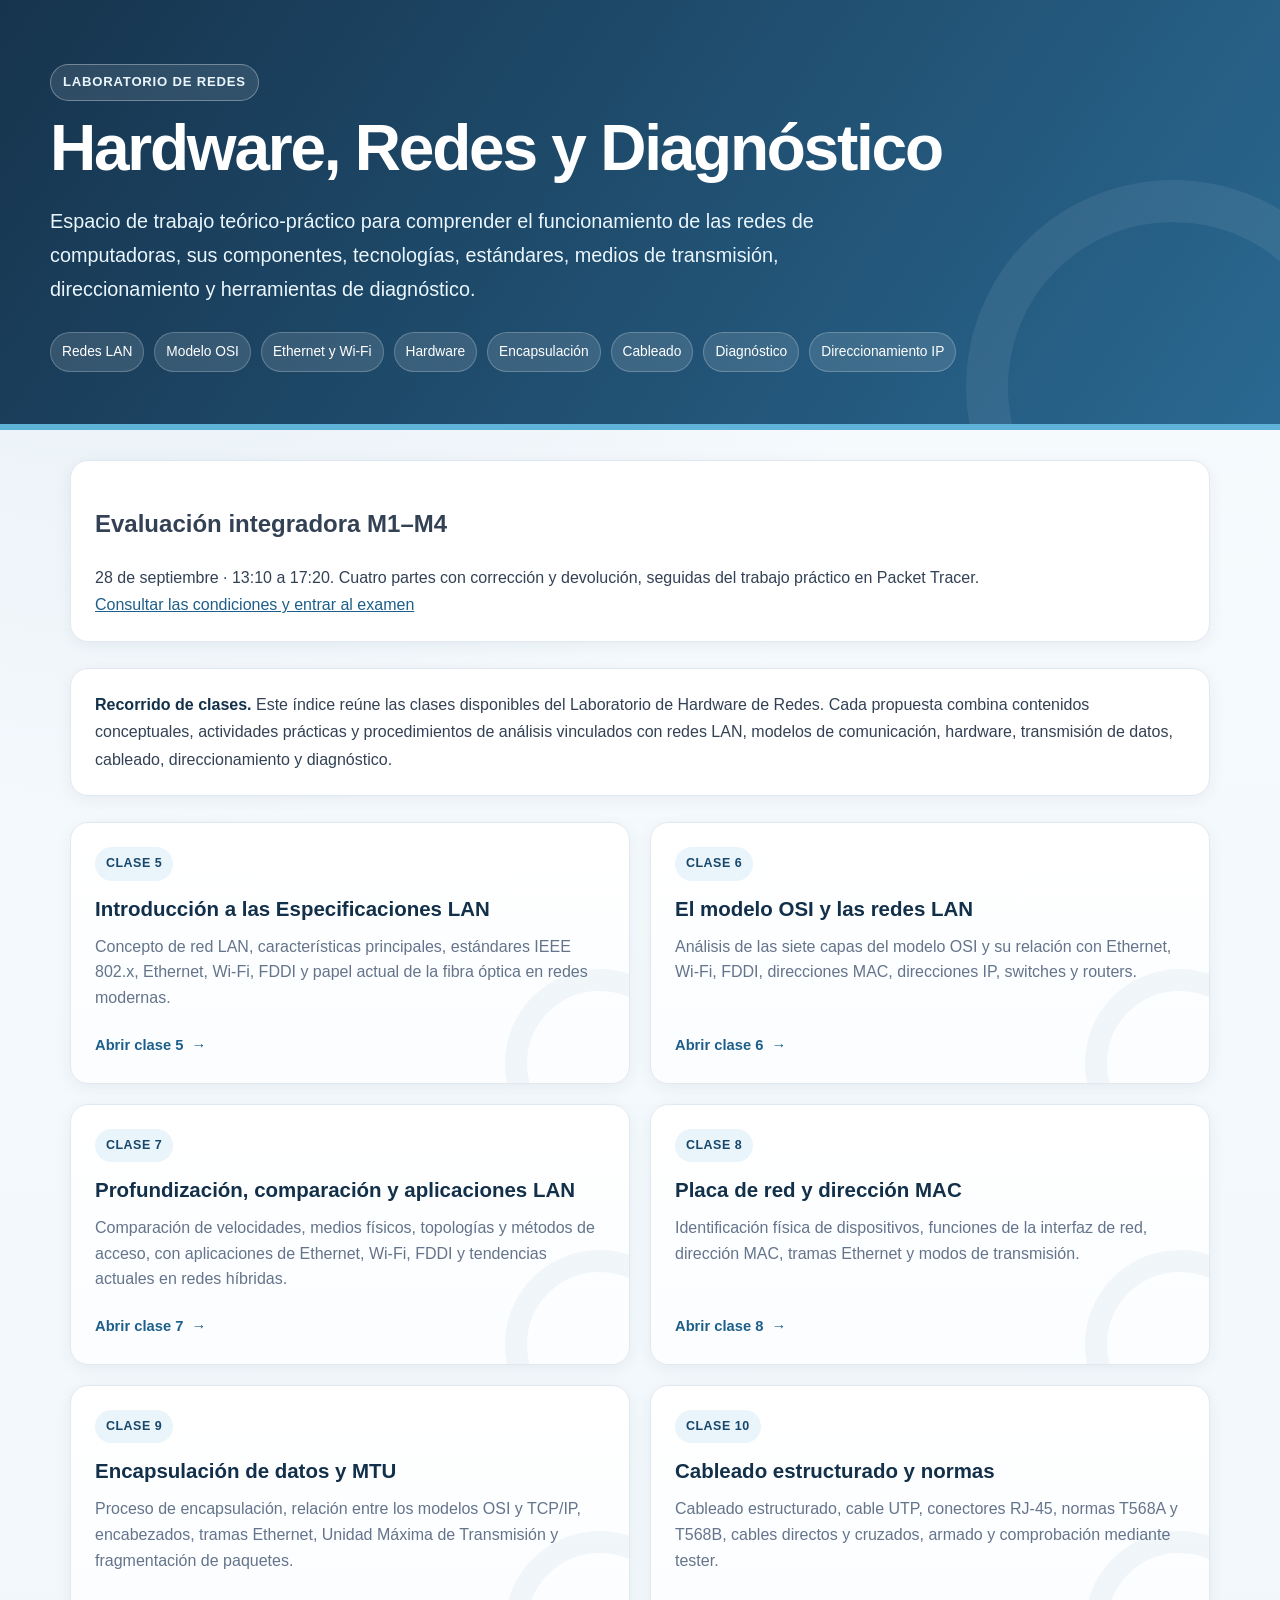
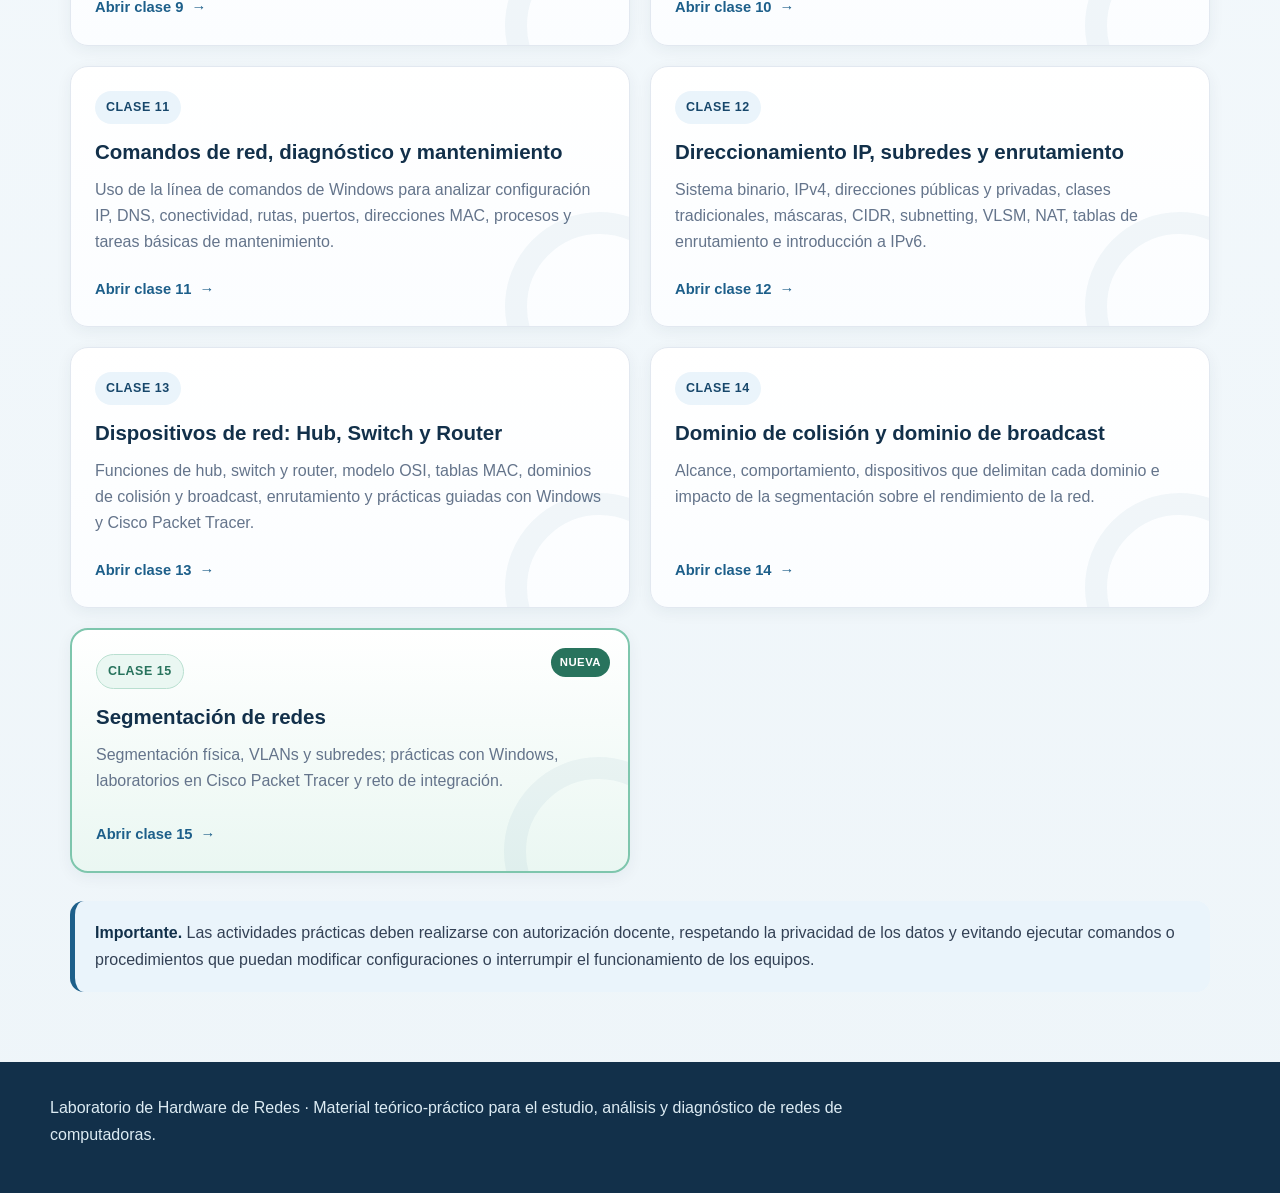
<file: index.html>
<!DOCTYPE html>
<html lang="es">

<head>

  <meta charset="UTF-8">

  <meta
    name="viewport"
    content="width=device-width, initial-scale=1.0"
  >

  <meta
    name="description"
    content="Laboratorio de Hardware de Redes. Material teórico-práctico sobre redes LAN, modelo OSI, hardware, cableado, diagnóstico y direccionamiento IP."
  >

  <title>Laboratorio de Hardware de Redes</title>

  <!-- ==========================================
       ESTILOS GENERALES
       ========================================== -->

  <link rel="stylesheet" href="style.css">

</head>

<body>

  <!-- ==========================================
       ACCESIBILIDAD
       ========================================== -->

  <a
    class="skip-link"
    href="#contenido"
  >
    Ir al contenido principal
  </a>

  <!-- ==========================================
       ENCABEZADO
       ========================================== -->

  <header class="hero">

    <div class="hero-inner">

      <p class="eyebrow">
        Laboratorio de redes
      </p>

      <h1>
        Hardware, Redes y Diagnóstico
      </h1>

      <p class="hero-description">

        Espacio de trabajo teórico-práctico para comprender
        el funcionamiento de las redes de computadoras,
        sus componentes, tecnologías, estándares,
        medios de transmisión, direccionamiento
        y herramientas de diagnóstico.

      </p>

      <div
        class="hero-tags"
        aria-label="Temas principales"
      >

        <span class="hero-tag">
          Redes LAN
        </span>

        <span class="hero-tag">
          Modelo OSI
        </span>

        <span class="hero-tag">
          Ethernet y Wi-Fi
        </span>

        <span class="hero-tag">
          Hardware
        </span>

        <span class="hero-tag">
          Encapsulación
        </span>

        <span class="hero-tag">
          Cableado
        </span>

        <span class="hero-tag">
          Diagnóstico
        </span>

        <span class="hero-tag">
          Direccionamiento IP
        </span>

      </div>

    </div>

  </header>

  <!-- ==========================================
       CONTENIDO PRINCIPAL
       ========================================== -->

  <main
    class="indice-clases"
    id="contenido"
  >

    <section class="descripcion" aria-labelledby="titulo-evaluacion">
      <h2 id="titulo-evaluacion">Evaluación integradora M1–M4</h2>
      <p>28 de septiembre · 13:10 a 17:20. Cuatro partes con corrección y devolución, seguidas del trabajo práctico en Packet Tracer.</p>
      <p><a href="evaluacion/index.html">Consultar las condiciones y entrar al examen</a></p>
    </section>

    <!-- ========================================
         PRESENTACIÓN
         ======================================== -->

    <section
      class="descripcion"
      aria-labelledby="titulo-recorrido"
    >

      <p>

        <strong id="titulo-recorrido">
          Recorrido de clases.
        </strong>

        Este índice reúne las clases disponibles
        del Laboratorio de Hardware de Redes.

        Cada propuesta combina contenidos conceptuales,
        actividades prácticas y procedimientos de análisis
        vinculados con redes LAN,
        modelos de comunicación,
        hardware,
        transmisión de datos,
        cableado,
        direccionamiento
        y diagnóstico.

      </p>

    </section>

    <!-- ========================================
         GRILLA DE CLASES
         ======================================== -->

    <section
      class="grilla-clases"
      aria-label="Clases disponibles"
    >

      <!-- ======================================
           CLASE 5
           ====================================== -->

      <a
        class="clase-card"
        href="clases/clase5.html"
      >

        <div>

          <span class="numero">
            Clase 5
          </span>

          <h2>
            Introducción a las Especificaciones LAN
          </h2>

          <p>

            Concepto de red LAN,
            características principales,
            estándares IEEE 802.x,
            Ethernet,
            Wi-Fi,
            FDDI
            y papel actual de la fibra óptica
            en redes modernas.

          </p>

        </div>

        <span class="accion">
          Abrir clase 5
        </span>

      </a>

      <!-- ======================================
           CLASE 6
           ====================================== -->

      <a
        class="clase-card"
        href="clases/clase6.html"
      >

        <div>

          <span class="numero">
            Clase 6
          </span>

          <h2>
            El modelo OSI y las redes LAN
          </h2>

          <p>

            Análisis de las siete capas
            del modelo OSI
            y su relación con Ethernet,
            Wi-Fi,
            FDDI,
            direcciones MAC,
            direcciones IP,
            switches
            y routers.

          </p>

        </div>

        <span class="accion">
          Abrir clase 6
        </span>

      </a>

      <!-- ======================================
           CLASE 7
           ====================================== -->

      <a
        class="clase-card"
        href="clases/clase7.html"
      >

        <div>

          <span class="numero">
            Clase 7
          </span>

          <h2>
            Profundización, comparación y aplicaciones LAN
          </h2>

          <p>

            Comparación de velocidades,
            medios físicos,
            topologías
            y métodos de acceso,
            con aplicaciones de Ethernet,
            Wi-Fi,
            FDDI
            y tendencias actuales
            en redes híbridas.

          </p>

        </div>

        <span class="accion">
          Abrir clase 7
        </span>

      </a>

      <!-- ======================================
           CLASE 8
           ====================================== -->

      <a
        class="clase-card"
        href="clases/clase8.html"
      >

        <div>

          <span class="numero">
            Clase 8
          </span>

          <h2>
            Placa de red y dirección MAC
          </h2>

          <p>

            Identificación física de dispositivos,
            funciones de la interfaz de red,
            dirección MAC,
            tramas Ethernet
            y modos de transmisión.

          </p>

        </div>

        <span class="accion">
          Abrir clase 8
        </span>

      </a>

      <!-- ======================================
           CLASE 9
           ====================================== -->

      <a
        class="clase-card"
        href="clases/clase9.html"
      >

        <div>

          <span class="numero">
            Clase 9
          </span>

          <h2>
            Encapsulación de datos y MTU
          </h2>

          <p>

            Proceso de encapsulación,
            relación entre los modelos OSI y TCP/IP,
            encabezados,
            tramas Ethernet,
            Unidad Máxima de Transmisión
            y fragmentación de paquetes.

          </p>

        </div>

        <span class="accion">
          Abrir clase 9
        </span>

      </a>

      <!-- ======================================
           CLASE 10
           ====================================== -->

      <a
        class="clase-card"
        href="clases/clase10.html"
      >

        <div>

          <span class="numero">
            Clase 10
          </span>

          <h2>
            Cableado estructurado y normas
          </h2>

          <p>

            Cableado estructurado,
            cable UTP,
            conectores RJ-45,
            normas T568A y T568B,
            cables directos y cruzados,
            armado
            y comprobación mediante tester.

          </p>

        </div>

        <span class="accion">
          Abrir clase 10
        </span>

      </a>

      <!-- ======================================
           CLASE 11
           ====================================== -->

      <a
        class="clase-card"
        href="clases/clase11.html"
      >

        <div>

          <span class="numero">
            Clase 11
          </span>

          <h2>
            Comandos de red, diagnóstico y mantenimiento
          </h2>

          <p>

            Uso de la línea de comandos
            de Windows
            para analizar configuración IP,
            DNS,
            conectividad,
            rutas,
            puertos,
            direcciones MAC,
            procesos
            y tareas básicas de mantenimiento.

          </p>

        </div>

        <span class="accion">
          Abrir clase 11
        </span>

      </a>

      <!-- ======================================
           CLASE 12
           ====================================== -->

      <a
        class="clase-card"
        href="clases/clase12.html"
      >

        <div>

          <span class="numero">
            Clase 12
          </span>

          <h2>
            Direccionamiento IP, subredes y enrutamiento
          </h2>

          <p>

            Sistema binario,
            IPv4,
            direcciones públicas y privadas,
            clases tradicionales,
            máscaras,
            CIDR,
            subnetting,
            VLSM,
            NAT,
            tablas de enrutamiento
            e introducción a IPv6.

          </p>

        </div>

        <span class="accion">
          Abrir clase 12
        </span>

      </a>

      <!-- CLASE 13 -->
      <a class="clase-card" href="clases/clase13.html">
        <div>
          <span class="numero">Clase 13</span>
          <h2>Dispositivos de red: Hub, Switch y Router</h2>
          <p>Funciones de hub, switch y router, modelo OSI, tablas MAC,
            dominios de colisión y broadcast, enrutamiento y prácticas
            guiadas con Windows y Cisco Packet Tracer.</p>
        </div>
        <span class="accion">Abrir clase 13</span>
      </a>

      <!-- CLASE 14 -->
      <a class="clase-card" href="clases/clase14.html">
        <div>
          <span class="numero">Clase 14</span>
          <h2>Dominio de colisión y dominio de broadcast</h2>
          <p>Alcance, comportamiento, dispositivos que delimitan cada dominio
            e impacto de la segmentación sobre el rendimiento de la red.</p>
        </div>
        <span class="accion">Abrir clase 14</span>
      </a>

      <!-- CLASE 15 -->
      <a class="clase-card nueva" href="clases/clase15.html">
        <div>
          <span class="numero">Clase 15</span>
          <h2>Segmentación de redes</h2>
          <p>Segmentación física, VLANs y subredes; prácticas con Windows,
            laboratorios en Cisco Packet Tracer y reto de integración.</p>
        </div>
        <span class="accion">Abrir clase 15</span>
      </a>

    </section>

    <!-- ========================================
         INDICACIÓN DOCENTE
         ======================================== -->

    <aside
      class="nota-docente"
      aria-label="Indicaciones de seguridad"
    >

      <strong>
        Importante.
      </strong>

      Las actividades prácticas deben realizarse
      con autorización docente,
      respetando la privacidad de los datos
      y evitando ejecutar comandos
      o procedimientos que puedan modificar
      configuraciones
      o interrumpir el funcionamiento
      de los equipos.

    </aside>

  </main>

  <!-- ==========================================
       PIE DE PÁGINA
       ========================================== -->

  <footer>

    <div class="footer-inner">

      <p>

        Laboratorio de Hardware de Redes ·
        Material teórico-práctico para el estudio,
        análisis
        y diagnóstico de redes de computadoras.

      </p>

    </div>

  </footer>

</body>

</html>
</file>
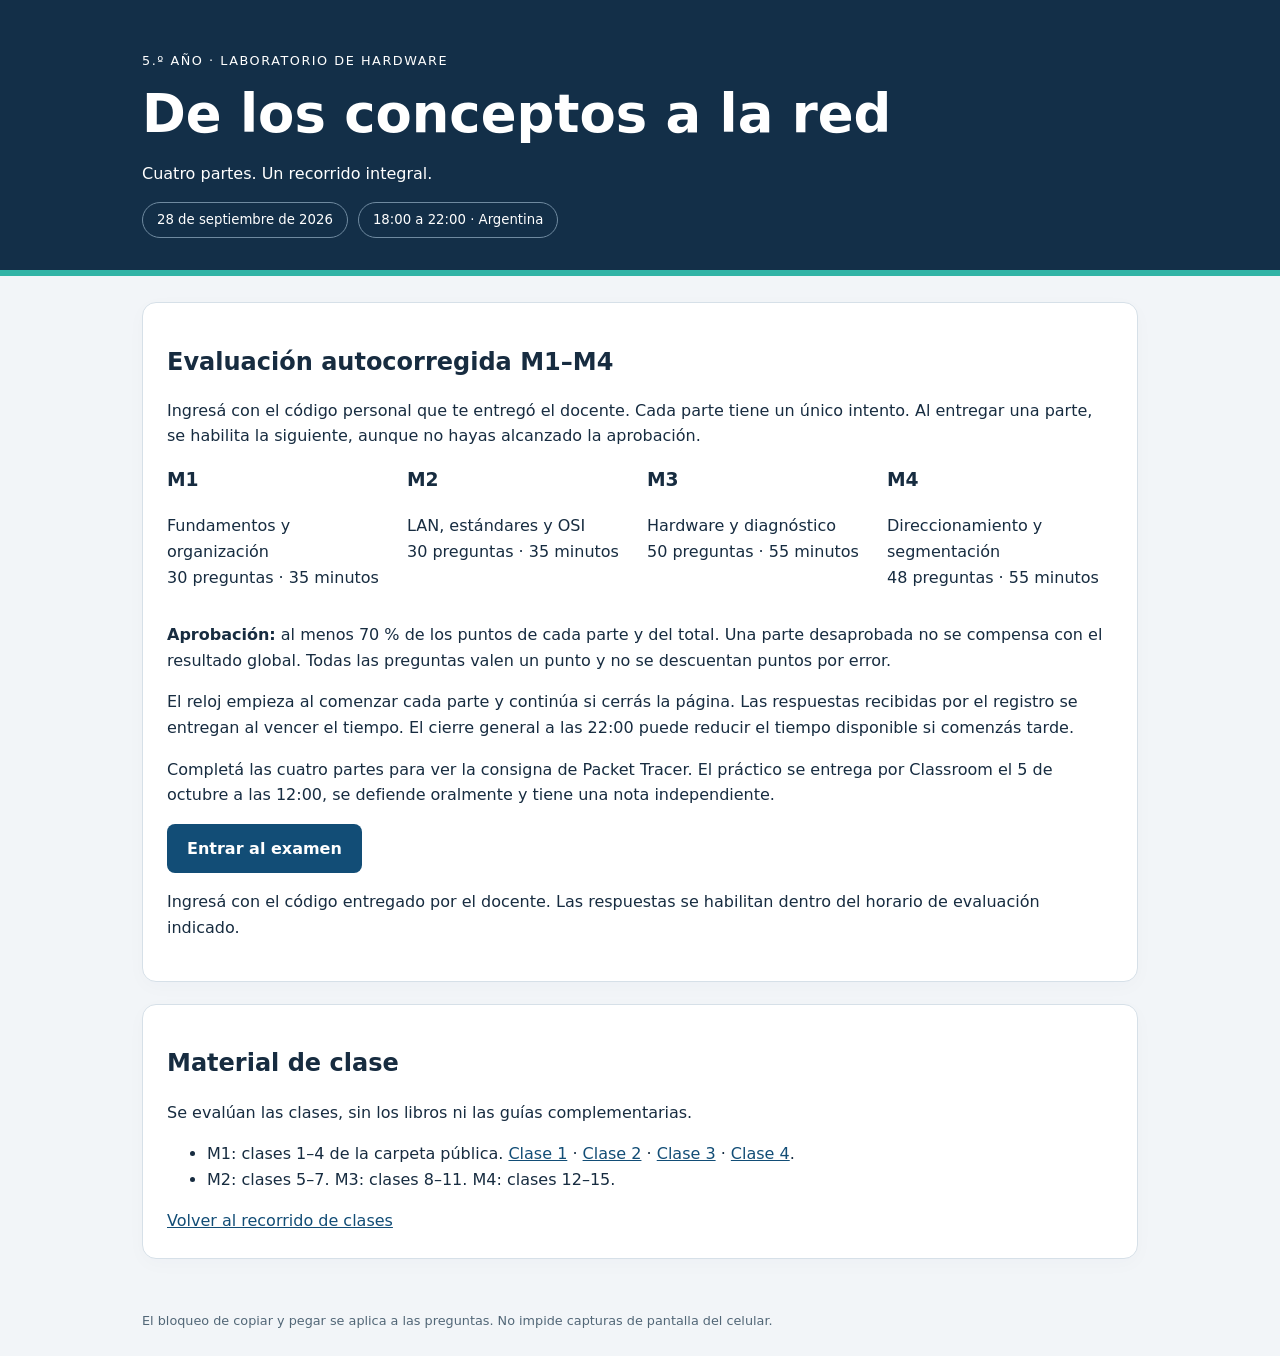
<file: evaluacion/index.html>
<!doctype html>
<html lang="es"><head><meta charset="utf-8"><meta name="viewport" content="width=device-width,initial-scale=1"><title>Evaluación M1–M4 · Laboratorio de Hardware</title><link rel="stylesheet" href="exam.css"></head><body>
<header><div class="wrap"><p class="eyebrow">5.º año · Laboratorio de Hardware</p><h1>De los conceptos a la red</h1><p>Cuatro partes. Un recorrido integral.</p><div class="chips"><span>28 de septiembre de 2026</span><span>18:00 a 22:00 · Argentina</span></div></div></header>
<main class="wrap"><section class="card"><h2>Evaluación autocorregida M1–M4</h2><p>Ingresá con el código personal que te entregó el docente. Cada parte tiene un único intento. Al entregar una parte, se habilita la siguiente, aunque no hayas alcanzado la aprobación.</p><div class="parts"><article><h3>M1</h3><p>Fundamentos y organización<br>30 preguntas · 35 minutos</p></article><article><h3>M2</h3><p>LAN, estándares y OSI<br>30 preguntas · 35 minutos</p></article><article><h3>M3</h3><p>Hardware y diagnóstico<br>50 preguntas · 55 minutos</p></article><article><h3>M4</h3><p>Direccionamiento y segmentación<br>48 preguntas · 55 minutos</p></article></div><p><strong>Aprobación:</strong> al menos 70 % de los puntos de cada parte y del total. Una parte desaprobada no se compensa con el resultado global. Todas las preguntas valen un punto y no se descuentan puntos por error.</p><p>El reloj empieza al comenzar cada parte y continúa si cerrás la página. Las respuestas recibidas por el registro se entregan al vencer el tiempo. El cierre general a las 22:00 puede reducir el tiempo disponible si comenzás tarde.</p><p>Completá las cuatro partes para ver la consigna de Packet Tracer. El práctico se entrega por Classroom el 5 de octubre a las 12:00, se defiende oralmente y tiene una nota independiente.</p><a id="enter" class="button" hidden>Entrar al examen</a><p id="activation" role="status">El acceso está pendiente de activación docente. No ingreses tu código en otras páginas.</p><noscript><p>Necesitás activar JavaScript para acceder a la evaluación.</p></noscript></section><section class="card"><h2>Material de clase</h2><p>Se evalúan las clases, sin los libros ni las guías complementarias.</p><ul><li>M1: clases 1–4 de la carpeta pública. <a href="https://docs.google.com/document/d/1jevRLhepvSBmfV_KB_nWkqrbvcyU-lXUPFWufPLyolI/edit">Clase 1</a> · <a href="https://docs.google.com/document/d/1L7JLto5gjUcl75xSwsom0LzMo5CPpIXIXz4W2QbWASs/edit">Clase 2</a> · <a href="https://docs.google.com/document/d/18VorvzLdEhrtzqvE0HqIuQNV-vB58ad6qid53McVYwY/edit">Clase 3</a> · <a href="https://docs.google.com/document/d/1VJJP1wAh-PCVTgezmQWN04V-KmjzN-Xo01EY18QQUUc/edit">Clase 4</a>.</li><li>M2: clases 5–7. M3: clases 8–11. M4: clases 12–15.</li></ul><a href="../index.html">Volver al recorrido de clases</a></section></main><footer class="wrap">El bloqueo de copiar y pegar se aplica a las preguntas. No impide capturas de pantalla del celular.</footer><script src="config.js"></script><script src="entrada.js"></script></body></html>
</file>
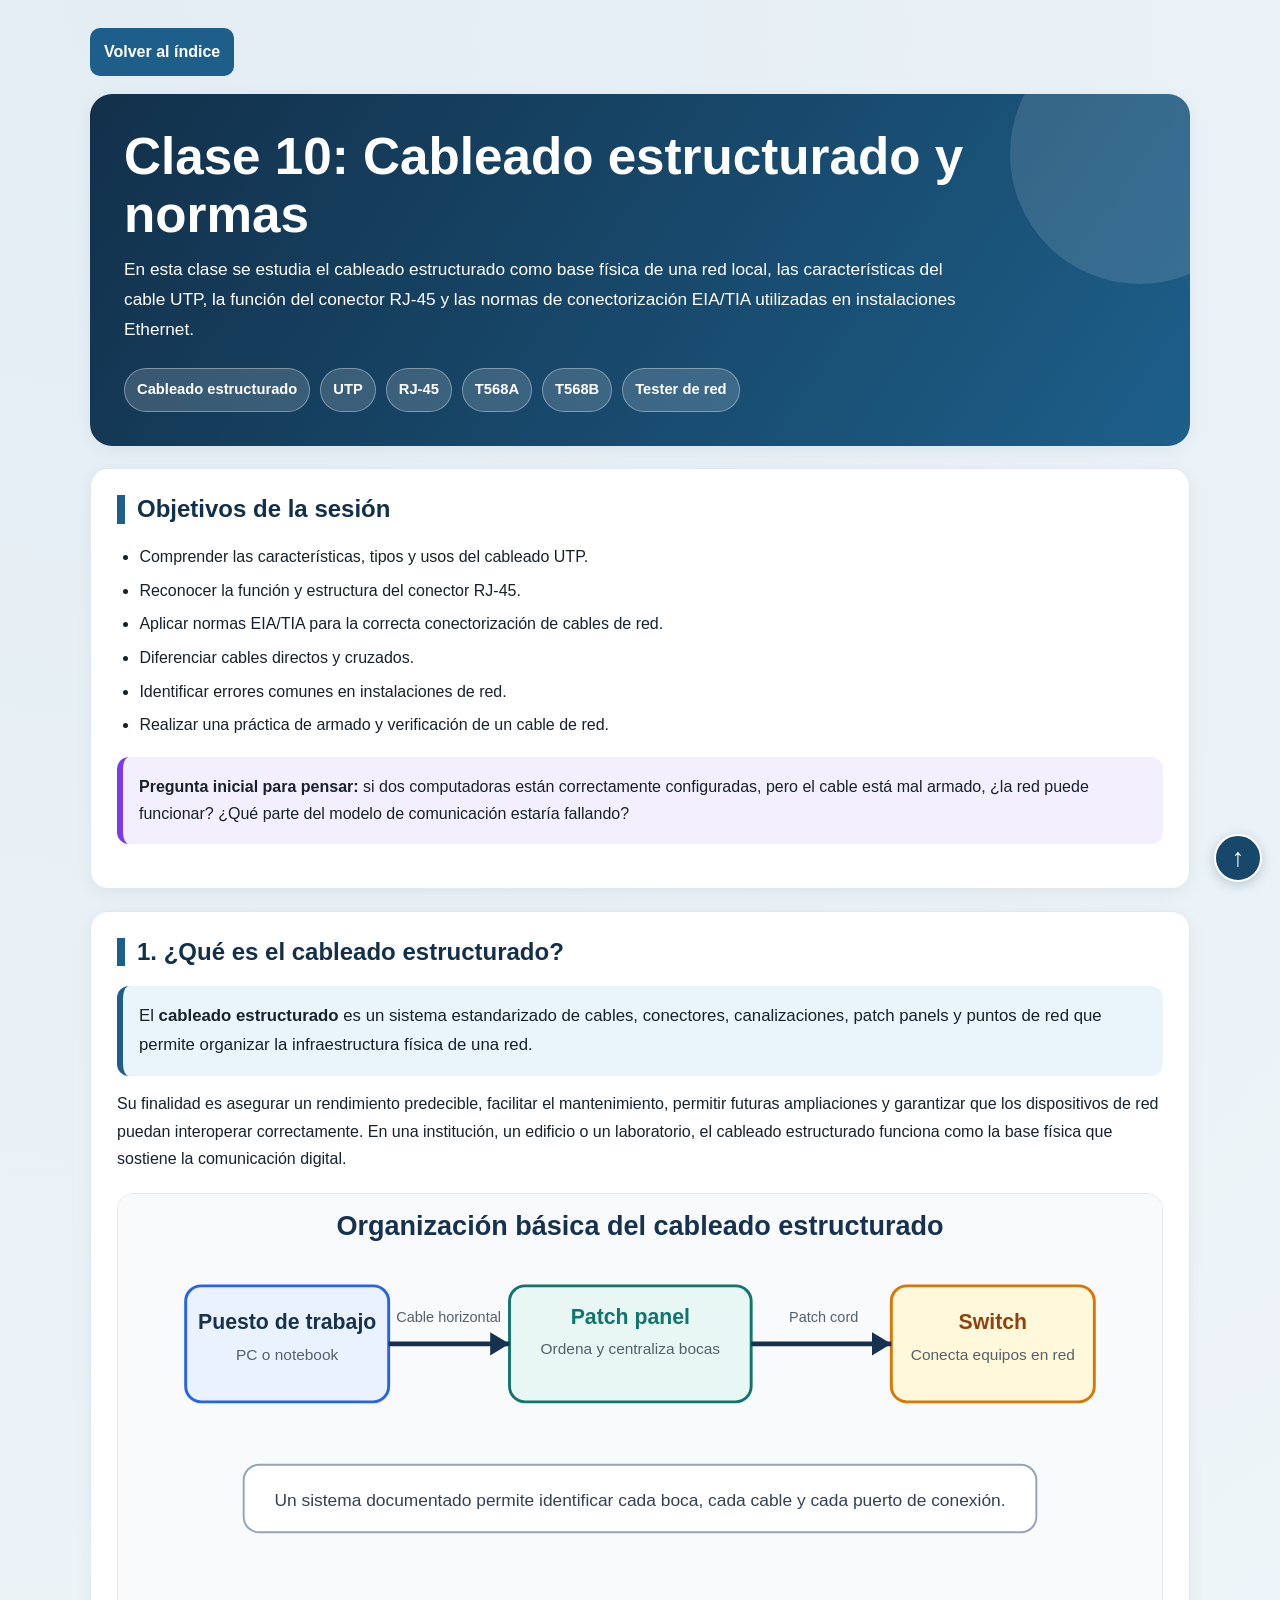
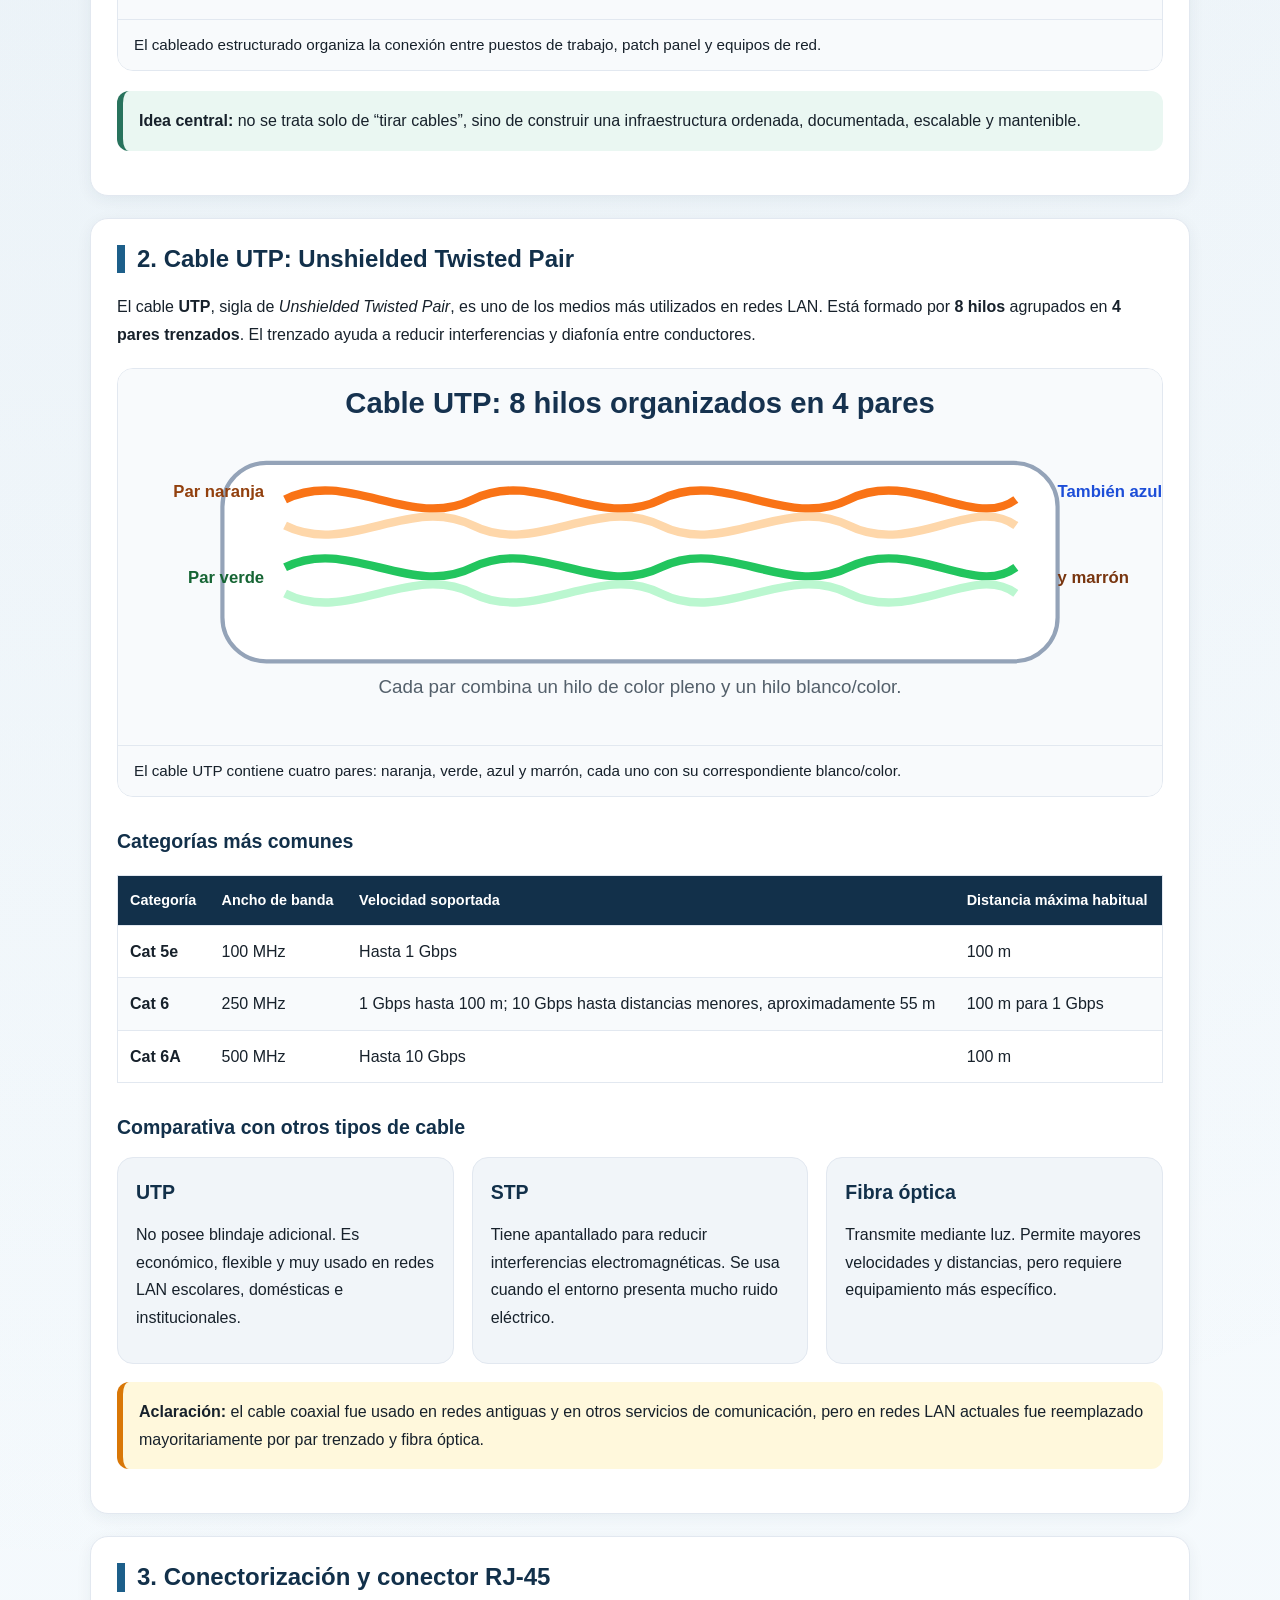
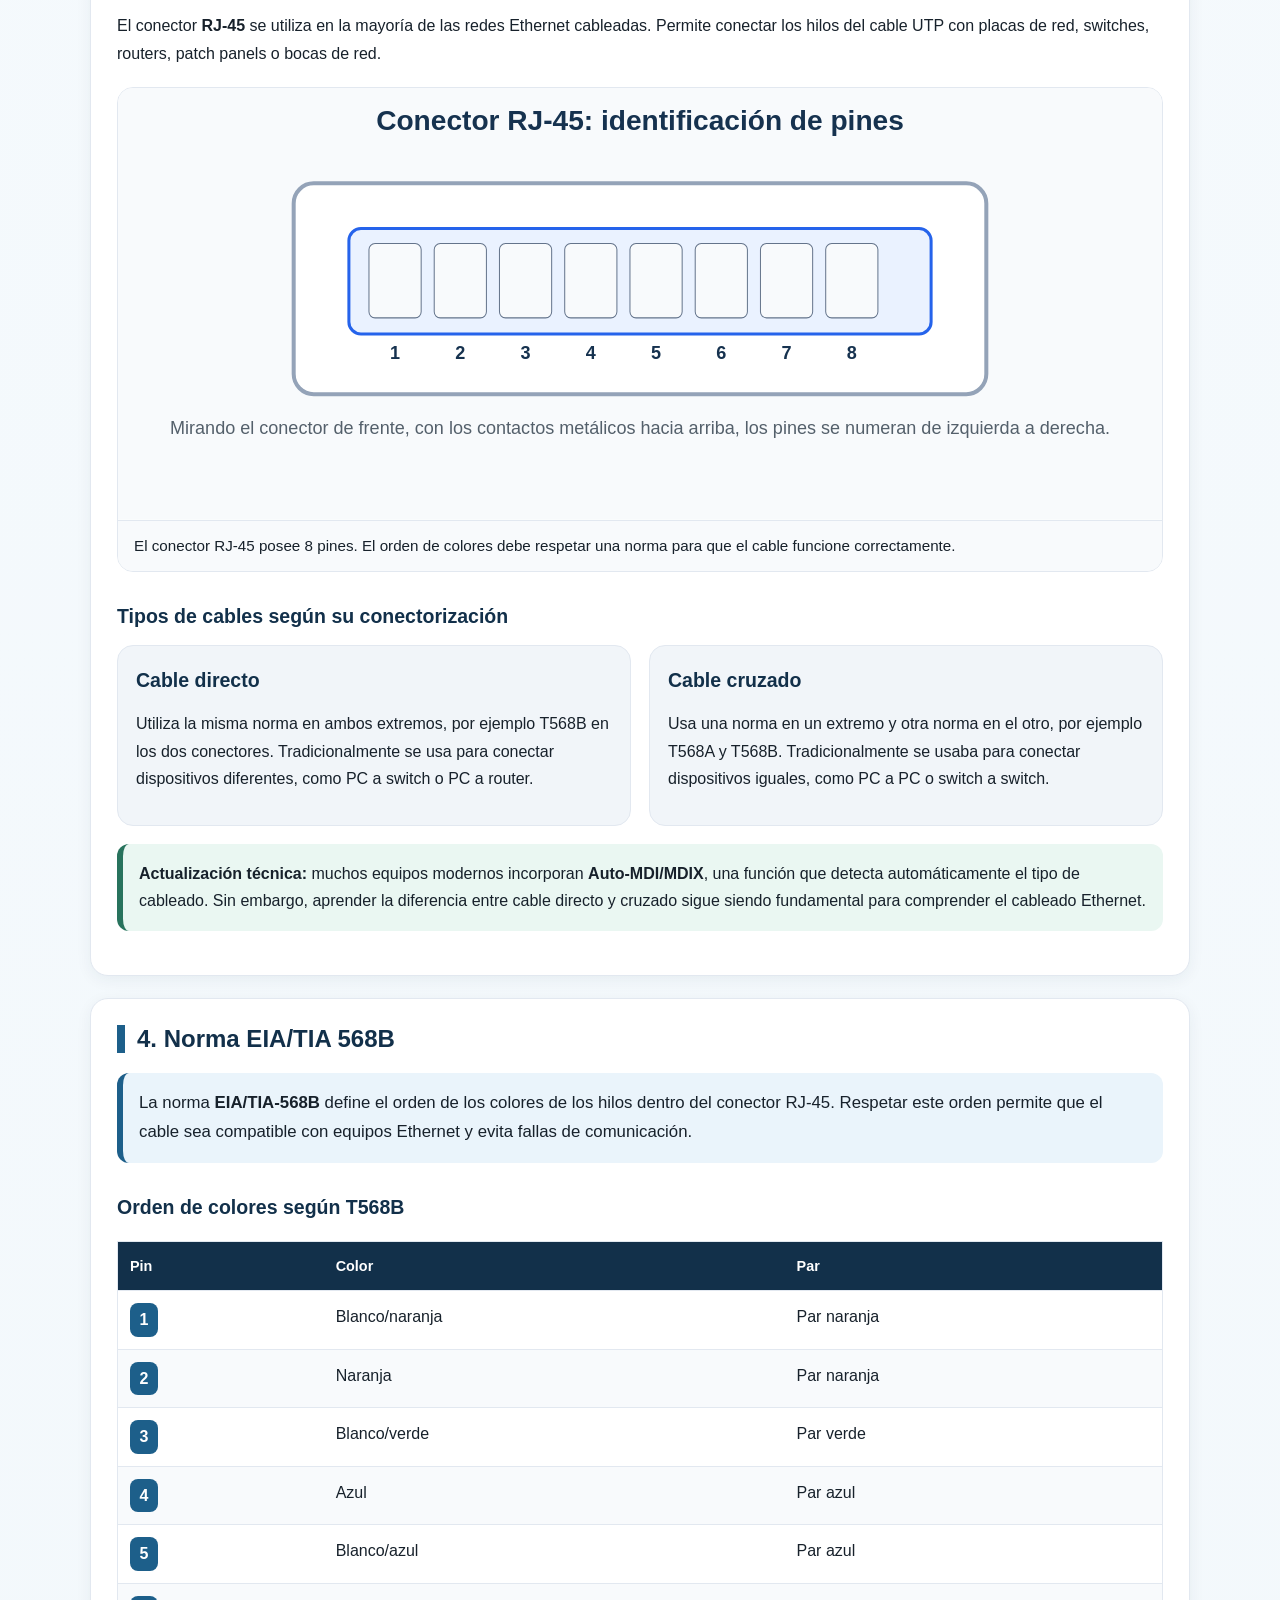
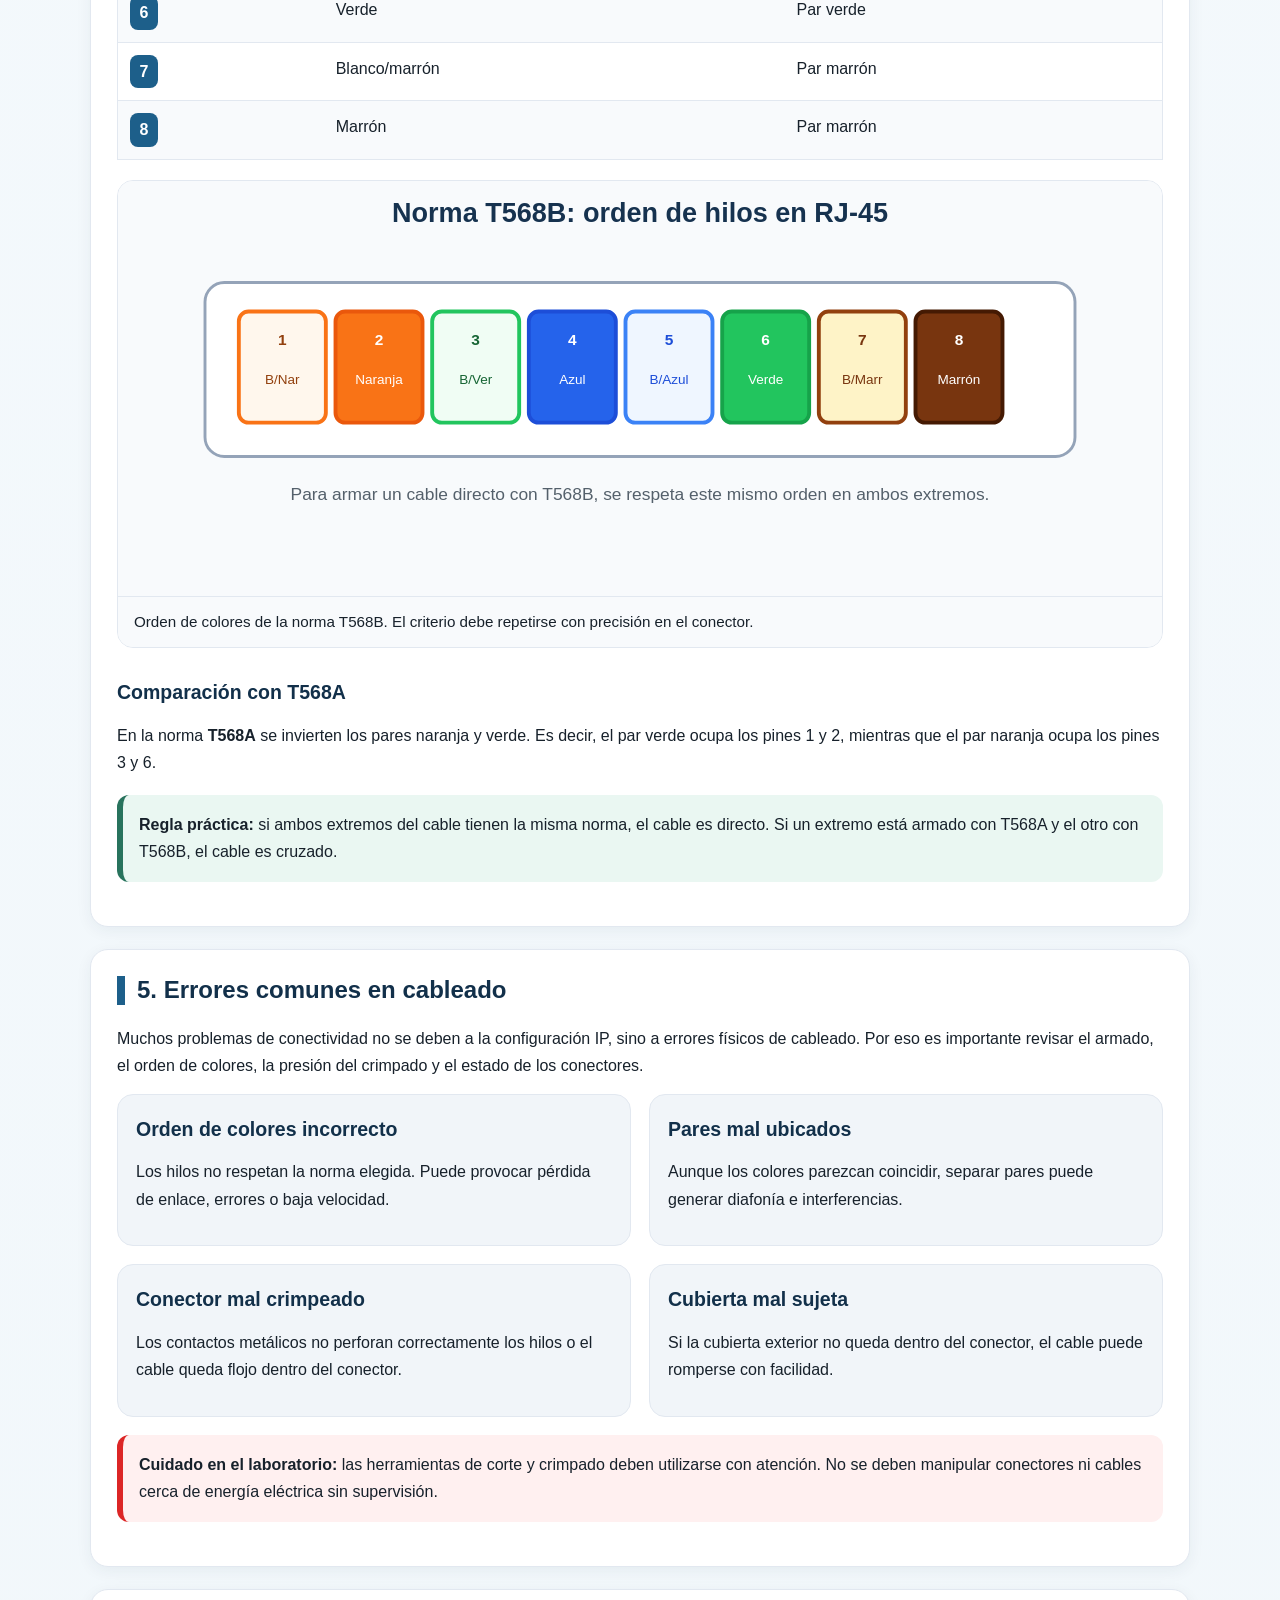
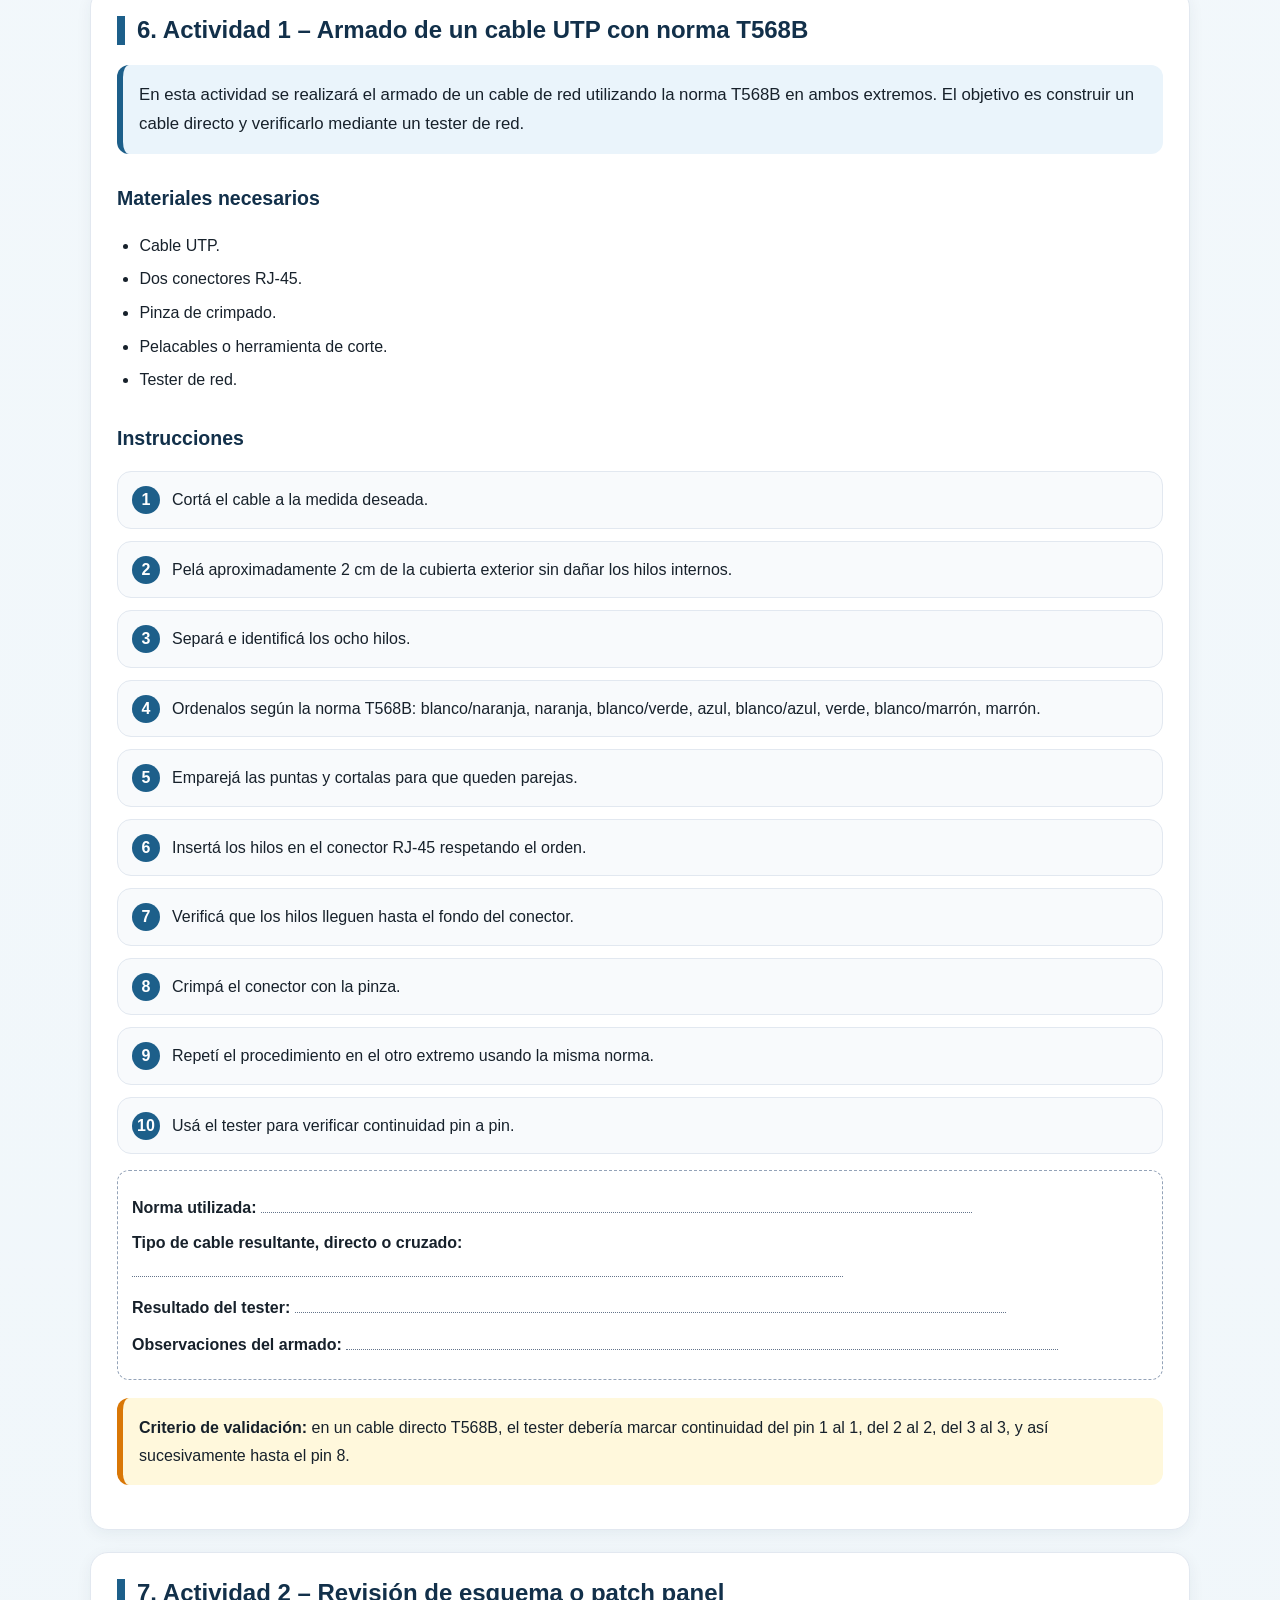
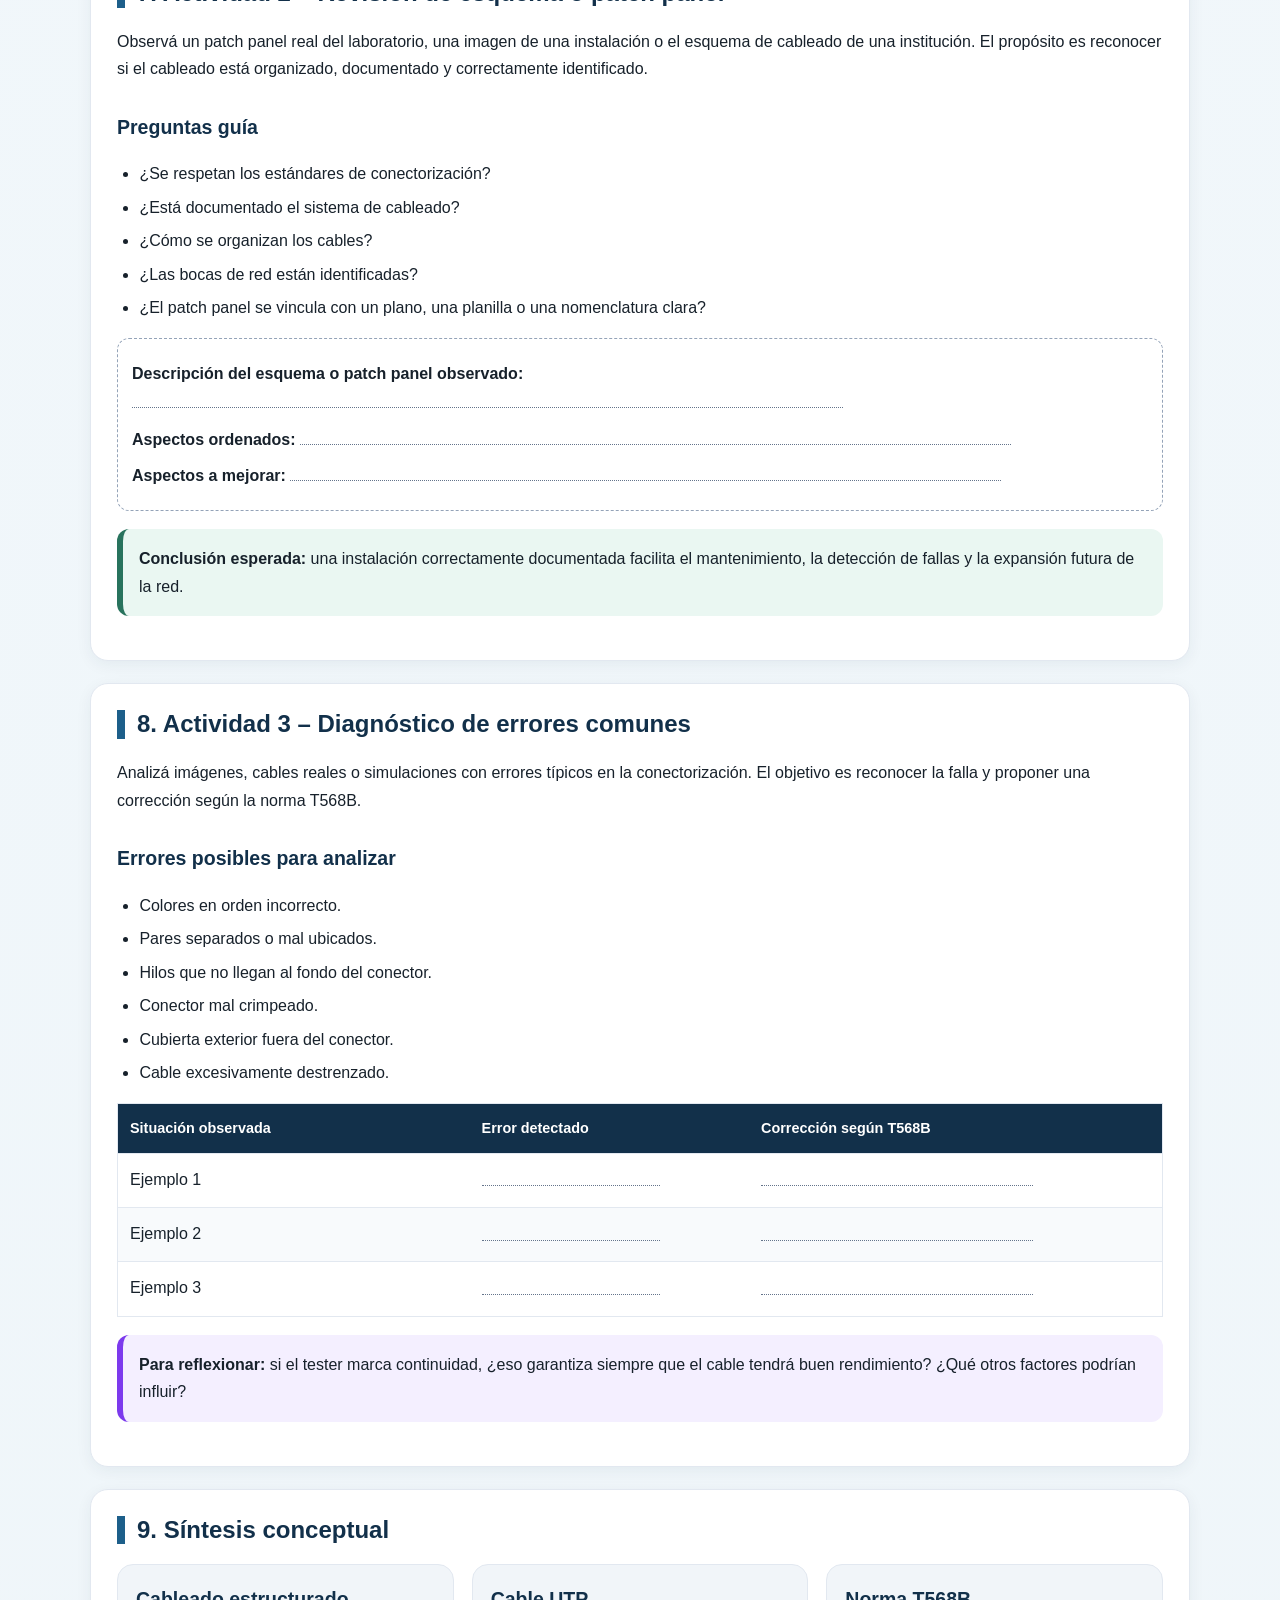
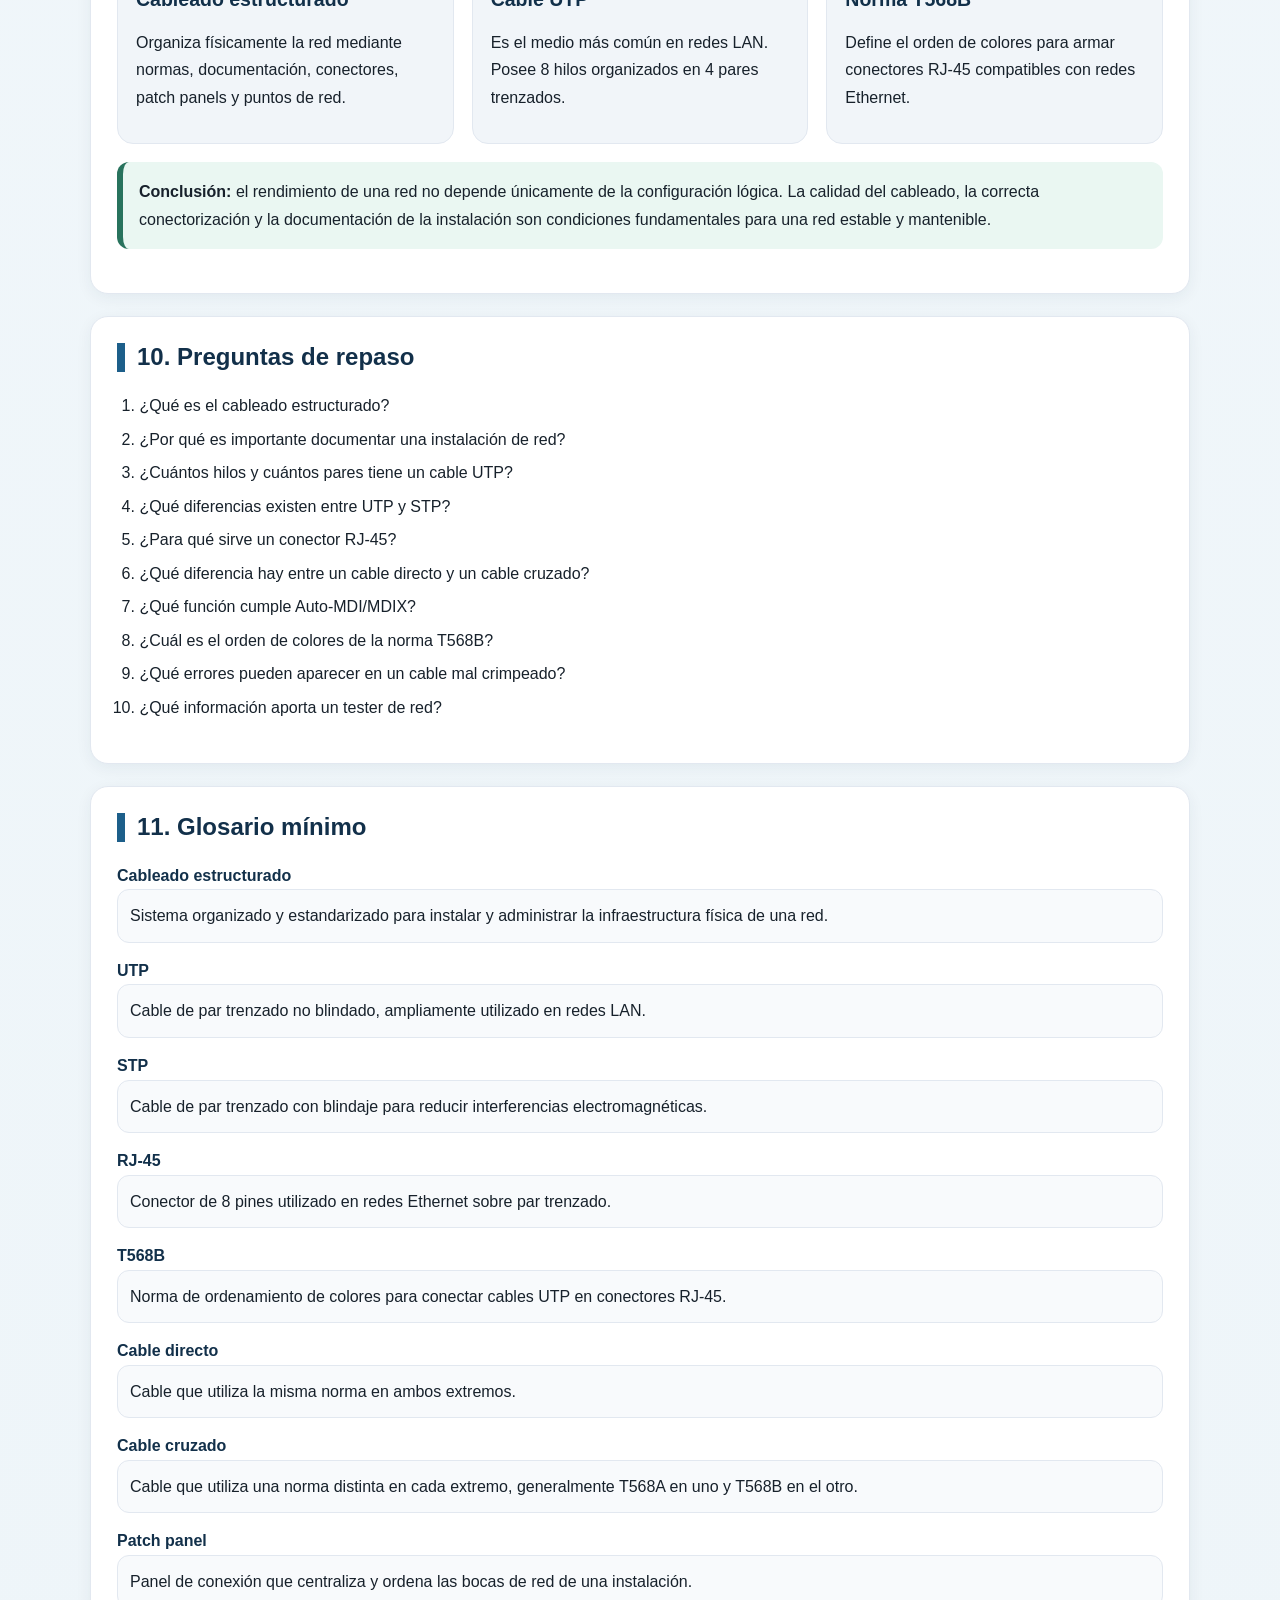
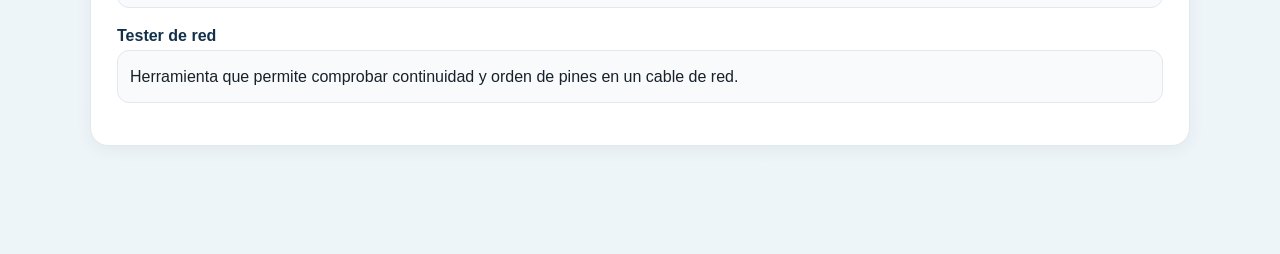
<file: clases/clase10.html>
<!DOCTYPE html>
<html lang="es">
<head>
  <meta charset="UTF-8">
  <meta name="viewport" content="width=device-width, initial-scale=1.0">
  <title>Clase 10: Cableado estructurado y normas</title>

  <link rel="stylesheet" href="../style.css">
  <script src="../script.js" defer></script>
</head>

<body id="inicio" data-page="clase10">
  <a class="skip-link" href="#contenido">Ir al contenido principal</a>
  <main class="contenedor" id="contenido" tabindex="-1">

    <a class="volver" href="../index.html">Volver al índice</a>

    <section class="portada">
      <h1>Clase 10: Cableado estructurado y normas</h1>
      <p>
        En esta clase se estudia el cableado estructurado como base física de una red local, las características
        del cable UTP, la función del conector RJ-45 y las normas de conectorización EIA/TIA utilizadas en instalaciones Ethernet.
      </p>

      <div class="etiquetas">
        <span class="etiqueta">Cableado estructurado</span>
        <span class="etiqueta">UTP</span>
        <span class="etiqueta">RJ-45</span>
        <span class="etiqueta">T568A</span>
        <span class="etiqueta">T568B</span>
        <span class="etiqueta">Tester de red</span>
      </div>
    </section>

    <section class="bloque">
      <h2>Objetivos de la sesión</h2>

      <ul>
        <li>Comprender las características, tipos y usos del cableado UTP.</li>
        <li>Reconocer la función y estructura del conector RJ-45.</li>
        <li>Aplicar normas EIA/TIA para la correcta conectorización de cables de red.</li>
        <li>Diferenciar cables directos y cruzados.</li>
        <li>Identificar errores comunes en instalaciones de red.</li>
        <li>Realizar una práctica de armado y verificación de un cable de red.</li>
      </ul>

      <div class="pregunta">
        <strong>Pregunta inicial para pensar:</strong>
        si dos computadoras están correctamente configuradas, pero el cable está mal armado, ¿la red puede funcionar?
        ¿Qué parte del modelo de comunicación estaría fallando?
      </div>
    </section>

    <section class="bloque">
      <h2>1. ¿Qué es el cableado estructurado?</h2>

      <p class="lead">
        El <strong>cableado estructurado</strong> es un sistema estandarizado de cables, conectores, canalizaciones,
        patch panels y puntos de red que permite organizar la infraestructura física de una red.
      </p>

      <p>
        Su finalidad es asegurar un rendimiento predecible, facilitar el mantenimiento, permitir futuras ampliaciones
        y garantizar que los dispositivos de red puedan interoperar correctamente. En una institución, un edificio o
        un laboratorio, el cableado estructurado funciona como la base física que sostiene la comunicación digital.
      </p>

      <figure class="figura">
        <svg viewBox="0 0 1080 440" role="img" aria-label="Esquema de cableado estructurado">
          <rect class="diagram-style-1" width="1080" height="440"/>
          <text class="diagram-style-2" x="540" y="42">
            Organización básica del cableado estructurado
          </text>

          <g class="diagram-style-3">
            <rect class="diagram-style-4" x="70" y="95" width="210" height="120" rx="16"/>
            <text class="diagram-style-5" x="175" y="140">Puesto de trabajo</text>
            <text class="diagram-style-6" x="175" y="172">PC o notebook</text>

            <rect class="diagram-style-7" x="405" y="95" width="250" height="120" rx="16"/>
            <text class="diagram-style-8" x="530" y="135">Patch panel</text>
            <text class="diagram-style-6" x="530" y="166">Ordena y centraliza bocas</text>

            <rect class="diagram-style-9" x="800" y="95" width="210" height="120" rx="16"/>
            <text class="diagram-style-10" x="905" y="140">Switch</text>
            <text class="diagram-style-6" x="905" y="172">Conecta equipos en red</text>

            <line class="diagram-style-11" x1="280" y1="155" x2="405" y2="155"/>
            <polygon class="diagram-style-12" points="405,155 385,143 385,167"/>
            <text class="diagram-style-13" x="342" y="132">Cable horizontal</text>

            <line class="diagram-style-11" x1="655" y1="155" x2="800" y2="155"/>
            <polygon class="diagram-style-12" points="800,155 780,143 780,167"/>
            <text class="diagram-style-13" x="730" y="132">Patch cord</text>

            <rect class="diagram-style-14" x="130" y="280" width="820" height="70" rx="16"/>
            <text class="diagram-style-15" x="540" y="323">
              Un sistema documentado permite identificar cada boca, cada cable y cada puerto de conexión.
            </text>
          </g>
        </svg>
        <figcaption>
          El cableado estructurado organiza la conexión entre puestos de trabajo, patch panel y equipos de red.
        </figcaption>
      </figure>

      <div class="destacado">
        <strong>Idea central:</strong> no se trata solo de “tirar cables”, sino de construir una infraestructura ordenada,
        documentada, escalable y mantenible.
      </div>
    </section>

    <section class="bloque">
      <h2>2. Cable UTP: Unshielded Twisted Pair</h2>

      <p>
        El cable <strong>UTP</strong>, sigla de <em>Unshielded Twisted Pair</em>, es uno de los medios más utilizados
        en redes LAN. Está formado por <strong>8 hilos</strong> agrupados en <strong>4 pares trenzados</strong>.
        El trenzado ayuda a reducir interferencias y diafonía entre conductores.
      </p>

      <figure class="figura">
        <svg viewBox="0 0 1000 360" role="img" aria-label="Cable UTP con cuatro pares trenzados">
          <rect class="diagram-style-1" width="1000" height="360"/>
          <text class="diagram-style-2" x="500" y="42">
            Cable UTP: 8 hilos organizados en 4 pares
          </text>

          <g class="diagram-style-3">
            <rect class="diagram-style-16" x="100" y="90" width="800" height="190" rx="42"/>
            <text class="diagram-style-17" x="500" y="310">
              Cada par combina un hilo de color pleno y un hilo blanco/color.
            </text>

            <path class="diagram-style-18" d="M160 125 C220 95, 280 155, 340 125 C400 95, 460 155, 520 125 C580 95, 640 155, 700 125 C760 95, 820 155, 860 125"/>
            <path class="diagram-style-19" d="M160 150 C220 180, 280 120, 340 150 C400 180, 460 120, 520 150 C580 180, 640 120, 700 150 C760 180, 820 120, 860 150"/>

            <path class="diagram-style-20" d="M160 190 C220 160, 280 220, 340 190 C400 160, 460 220, 520 190 C580 160, 640 220, 700 190 C760 160, 820 220, 860 190"/>
            <path class="diagram-style-21" d="M160 215 C220 245, 280 185, 340 215 C400 245, 460 185, 520 215 C580 245, 640 185, 700 215 C760 245, 820 185, 860 215"/>

            <text class="diagram-style-22" x="140" y="123">Par naranja</text>
            <text class="diagram-style-23" x="140" y="205">Par verde</text>
            <text class="diagram-style-24" x="900" y="123">También azul</text>
            <text class="diagram-style-25" x="900" y="205">y marrón</text>
          </g>
        </svg>
        <figcaption>
          El cable UTP contiene cuatro pares: naranja, verde, azul y marrón, cada uno con su correspondiente blanco/color.
        </figcaption>
      </figure>

      <h3>Categorías más comunes</h3>

      <div class="table-scroll" role="region" aria-label="Tabla de datos" tabindex="0">
<table>
        <thead>
          <tr>
            <th>Categoría</th>
            <th>Ancho de banda</th>
            <th>Velocidad soportada</th>
            <th>Distancia máxima habitual</th>
          </tr>
        </thead>
        <tbody>
          <tr>
            <td><strong>Cat 5e</strong></td>
            <td>100 MHz</td>
            <td>Hasta 1 Gbps</td>
            <td>100 m</td>
          </tr>
          <tr>
            <td><strong>Cat 6</strong></td>
            <td>250 MHz</td>
            <td>1 Gbps hasta 100 m; 10 Gbps hasta distancias menores, aproximadamente 55 m</td>
            <td>100 m para 1 Gbps</td>
          </tr>
          <tr>
            <td><strong>Cat 6A</strong></td>
            <td>500 MHz</td>
            <td>Hasta 10 Gbps</td>
            <td>100 m</td>
          </tr>
        </tbody>
      </table>
</div>

      <h3>Comparativa con otros tipos de cable</h3>

      <div class="grid-3">
        <div class="tarjeta">
          <h3>UTP</h3>
          <p>
            No posee blindaje adicional. Es económico, flexible y muy usado en redes LAN escolares, domésticas e institucionales.
          </p>
        </div>

        <div class="tarjeta">
          <h3>STP</h3>
          <p>
            Tiene apantallado para reducir interferencias electromagnéticas. Se usa cuando el entorno presenta mucho ruido eléctrico.
          </p>
        </div>

        <div class="tarjeta">
          <h3>Fibra óptica</h3>
          <p>
            Transmite mediante luz. Permite mayores velocidades y distancias, pero requiere equipamiento más específico.
          </p>
        </div>
      </div>

      <div class="advertencia">
        <strong>Aclaración:</strong> el cable coaxial fue usado en redes antiguas y en otros servicios de comunicación,
        pero en redes LAN actuales fue reemplazado mayoritariamente por par trenzado y fibra óptica.
      </div>
    </section>

    <section class="bloque">
      <h2>3. Conectorización y conector RJ-45</h2>

      <p>
        El conector <strong>RJ-45</strong> se utiliza en la mayoría de las redes Ethernet cableadas. Permite conectar
        los hilos del cable UTP con placas de red, switches, routers, patch panels o bocas de red.
      </p>

      <figure class="figura">
        <svg viewBox="0 0 1040 430" role="img" aria-label="Conector RJ45 con pines numerados">
          <rect class="diagram-style-1" width="1040" height="430"/>
          <text class="diagram-style-2" x="520" y="42">
            Conector RJ-45: identificación de pines
          </text>

          <g class="diagram-style-3">
            <rect class="diagram-style-16" x="175" y="95" width="690" height="210" rx="20"/>
            <rect class="diagram-style-4" x="230" y="140" width="580" height="105" rx="12"/>

            <g>
              <rect class="diagram-style-26" x="250" y="155" width="52" height="74" rx="6"/>
              <rect class="diagram-style-26" x="315" y="155" width="52" height="74" rx="6"/>
              <rect class="diagram-style-26" x="380" y="155" width="52" height="74" rx="6"/>
              <rect class="diagram-style-26" x="445" y="155" width="52" height="74" rx="6"/>
              <rect class="diagram-style-26" x="510" y="155" width="52" height="74" rx="6"/>
              <rect class="diagram-style-26" x="575" y="155" width="52" height="74" rx="6"/>
              <rect class="diagram-style-26" x="640" y="155" width="52" height="74" rx="6"/>
              <rect class="diagram-style-26" x="705" y="155" width="52" height="74" rx="6"/>
            </g>

            <g class="diagram-style-27">
              <text class="diagram-style-28" x="276" y="270">1</text>
              <text class="diagram-style-28" x="341" y="270">2</text>
              <text class="diagram-style-28" x="406" y="270">3</text>
              <text class="diagram-style-28" x="471" y="270">4</text>
              <text class="diagram-style-28" x="536" y="270">5</text>
              <text class="diagram-style-28" x="601" y="270">6</text>
              <text class="diagram-style-28" x="666" y="270">7</text>
              <text class="diagram-style-28" x="731" y="270">8</text>
            </g>

            <text class="diagram-style-17" x="520" y="345">
              Mirando el conector de frente, con los contactos metálicos hacia arriba, los pines se numeran de izquierda a derecha.
            </text>
          </g>
        </svg>
        <figcaption>
          El conector RJ-45 posee 8 pines. El orden de colores debe respetar una norma para que el cable funcione correctamente.
        </figcaption>
      </figure>

      <h3>Tipos de cables según su conectorización</h3>

      <div class="grid-2">
        <div class="tarjeta">
          <h3>Cable directo</h3>
          <p>
            Utiliza la misma norma en ambos extremos, por ejemplo T568B en los dos conectores.
            Tradicionalmente se usa para conectar dispositivos diferentes, como PC a switch o PC a router.
          </p>
        </div>

        <div class="tarjeta">
          <h3>Cable cruzado</h3>
          <p>
            Usa una norma en un extremo y otra norma en el otro, por ejemplo T568A y T568B.
            Tradicionalmente se usaba para conectar dispositivos iguales, como PC a PC o switch a switch.
          </p>
        </div>
      </div>

      <div class="destacado">
        <strong>Actualización técnica:</strong> muchos equipos modernos incorporan <strong>Auto-MDI/MDIX</strong>,
        una función que detecta automáticamente el tipo de cableado. Sin embargo, aprender la diferencia entre cable
        directo y cruzado sigue siendo fundamental para comprender el cableado Ethernet.
      </div>
    </section>

    <section class="bloque">
      <h2>4. Norma EIA/TIA 568B</h2>

      <p class="lead">
        La norma <strong>EIA/TIA-568B</strong> define el orden de los colores de los hilos dentro del conector RJ-45.
        Respetar este orden permite que el cable sea compatible con equipos Ethernet y evita fallas de comunicación.
      </p>

      <h3>Orden de colores según T568B</h3>

      <div class="table-scroll" role="region" aria-label="Tabla de datos" tabindex="0">
<table>
        <thead>
          <tr>
            <th>Pin</th>
            <th>Color</th>
            <th>Par</th>
          </tr>
        </thead>
        <tbody>
          <tr>
            <td><span class="pin">1</span></td>
            <td>Blanco/naranja</td>
            <td>Par naranja</td>
          </tr>
          <tr>
            <td><span class="pin">2</span></td>
            <td>Naranja</td>
            <td>Par naranja</td>
          </tr>
          <tr>
            <td><span class="pin">3</span></td>
            <td>Blanco/verde</td>
            <td>Par verde</td>
          </tr>
          <tr>
            <td><span class="pin">4</span></td>
            <td>Azul</td>
            <td>Par azul</td>
          </tr>
          <tr>
            <td><span class="pin">5</span></td>
            <td>Blanco/azul</td>
            <td>Par azul</td>
          </tr>
          <tr>
            <td><span class="pin">6</span></td>
            <td>Verde</td>
            <td>Par verde</td>
          </tr>
          <tr>
            <td><span class="pin">7</span></td>
            <td>Blanco/marrón</td>
            <td>Par marrón</td>
          </tr>
          <tr>
            <td><span class="pin">8</span></td>
            <td>Marrón</td>
            <td>Par marrón</td>
          </tr>
        </tbody>
      </table>
</div>

      <figure class="figura">
        <svg viewBox="0 0 1080 430" role="img" aria-label="Orden de colores T568B">
          <rect class="diagram-style-1" width="1080" height="430"/>
          <text class="diagram-style-2" x="540" y="42">
            Norma T568B: orden de hilos en RJ-45
          </text>

          <g class="diagram-style-3">
            <rect class="diagram-style-29" x="90" y="105" width="900" height="180" rx="20"/>

            <g>
              <rect class="diagram-style-30" x="125" y="135" width="90" height="115" rx="10"/>
              <text class="diagram-style-31" x="170" y="170">1</text>
              <text class="diagram-style-32" x="170" y="210">B/Nar</text>

              <rect class="diagram-style-33" x="225" y="135" width="90" height="115" rx="10"/>
              <text class="diagram-style-34" x="270" y="170">2</text>
              <text class="diagram-style-35" x="270" y="210">Naranja</text>

              <rect class="diagram-style-36" x="325" y="135" width="90" height="115" rx="10"/>
              <text class="diagram-style-37" x="370" y="170">3</text>
              <text class="diagram-style-38" x="370" y="210">B/Ver</text>

              <rect class="diagram-style-39" x="425" y="135" width="90" height="115" rx="10"/>
              <text class="diagram-style-34" x="470" y="170">4</text>
              <text class="diagram-style-35" x="470" y="210">Azul</text>

              <rect class="diagram-style-40" x="525" y="135" width="90" height="115" rx="10"/>
              <text class="diagram-style-41" x="570" y="170">5</text>
              <text class="diagram-style-42" x="570" y="210">B/Azul</text>

              <rect class="diagram-style-43" x="625" y="135" width="90" height="115" rx="10"/>
              <text class="diagram-style-34" x="670" y="170">6</text>
              <text class="diagram-style-35" x="670" y="210">Verde</text>

              <rect class="diagram-style-44" x="725" y="135" width="90" height="115" rx="10"/>
              <text class="diagram-style-45" x="770" y="170">7</text>
              <text class="diagram-style-46" x="770" y="210">B/Marr</text>

              <rect class="diagram-style-47" x="825" y="135" width="90" height="115" rx="10"/>
              <text class="diagram-style-34" x="870" y="170">8</text>
              <text class="diagram-style-35" x="870" y="210">Marrón</text>
            </g>

            <text class="diagram-style-17" x="540" y="330">
              Para armar un cable directo con T568B, se respeta este mismo orden en ambos extremos.
            </text>
          </g>
        </svg>
        <figcaption>
          Orden de colores de la norma T568B. El criterio debe repetirse con precisión en el conector.
        </figcaption>
      </figure>

      <h3>Comparación con T568A</h3>

      <p>
        En la norma <strong>T568A</strong> se invierten los pares naranja y verde. Es decir, el par verde ocupa los pines
        1 y 2, mientras que el par naranja ocupa los pines 3 y 6.
      </p>

      <div class="destacado">
        <strong>Regla práctica:</strong> si ambos extremos del cable tienen la misma norma, el cable es directo.
        Si un extremo está armado con T568A y el otro con T568B, el cable es cruzado.
      </div>
    </section>

    <section class="bloque">
      <h2>5. Errores comunes en cableado</h2>

      <p>
        Muchos problemas de conectividad no se deben a la configuración IP, sino a errores físicos de cableado.
        Por eso es importante revisar el armado, el orden de colores, la presión del crimpado y el estado de los conectores.
      </p>

      <div class="grid-2">
        <div class="tarjeta">
          <h3>Orden de colores incorrecto</h3>
          <p>
            Los hilos no respetan la norma elegida. Puede provocar pérdida de enlace, errores o baja velocidad.
          </p>
        </div>

        <div class="tarjeta">
          <h3>Pares mal ubicados</h3>
          <p>
            Aunque los colores parezcan coincidir, separar pares puede generar diafonía e interferencias.
          </p>
        </div>

        <div class="tarjeta">
          <h3>Conector mal crimpeado</h3>
          <p>
            Los contactos metálicos no perforan correctamente los hilos o el cable queda flojo dentro del conector.
          </p>
        </div>

        <div class="tarjeta">
          <h3>Cubierta mal sujeta</h3>
          <p>
            Si la cubierta exterior no queda dentro del conector, el cable puede romperse con facilidad.
          </p>
        </div>
      </div>

      <div class="seguridad">
        <strong>Cuidado en el laboratorio:</strong> las herramientas de corte y crimpado deben utilizarse con atención.
        No se deben manipular conectores ni cables cerca de energía eléctrica sin supervisión.
      </div>
    </section>

    <section class="bloque">
      <h2>6. Actividad 1 – Armado de un cable UTP con norma T568B</h2>

      <p class="lead">
        En esta actividad se realizará el armado de un cable de red utilizando la norma T568B en ambos extremos.
        El objetivo es construir un cable directo y verificarlo mediante un tester de red.
      </p>

      <h3>Materiales necesarios</h3>

      <ul>
        <li>Cable UTP.</li>
        <li>Dos conectores RJ-45.</li>
        <li>Pinza de crimpado.</li>
        <li>Pelacables o herramienta de corte.</li>
        <li>Tester de red.</li>
      </ul>

      <h3>Instrucciones</h3>

      <ol class="pasos">
        <li>Cortá el cable a la medida deseada.</li>
        <li>Pelá aproximadamente 2 cm de la cubierta exterior sin dañar los hilos internos.</li>
        <li>Separá e identificá los ocho hilos.</li>
        <li>Ordenalos según la norma T568B: blanco/naranja, naranja, blanco/verde, azul, blanco/azul, verde, blanco/marrón, marrón.</li>
        <li>Emparejá las puntas y cortalas para que queden parejas.</li>
        <li>Insertá los hilos en el conector RJ-45 respetando el orden.</li>
        <li>Verificá que los hilos lleguen hasta el fondo del conector.</li>
        <li>Crimpá el conector con la pinza.</li>
        <li>Repetí el procedimiento en el otro extremo usando la misma norma.</li>
        <li>Usá el tester para verificar continuidad pin a pin.</li>
      </ol>

      <div class="campo-respuesta">
        <p><strong>Norma utilizada:</strong> <span class="linea-respuesta"></span></p>
        <p><strong>Tipo de cable resultante, directo o cruzado:</strong> <span class="linea-respuesta"></span></p>
        <p><strong>Resultado del tester:</strong> <span class="linea-respuesta"></span></p>
        <p><strong>Observaciones del armado:</strong> <span class="linea-respuesta"></span></p>
      </div>

      <div class="advertencia">
        <strong>Criterio de validación:</strong> en un cable directo T568B, el tester debería marcar continuidad
        del pin 1 al 1, del 2 al 2, del 3 al 3, y así sucesivamente hasta el pin 8.
      </div>
    </section>

    <section class="bloque">
      <h2>7. Actividad 2 – Revisión de esquema o patch panel</h2>

      <p>
        Observá un patch panel real del laboratorio, una imagen de una instalación o el esquema de cableado de una institución.
        El propósito es reconocer si el cableado está organizado, documentado y correctamente identificado.
      </p>

      <h3>Preguntas guía</h3>

      <ul>
        <li>¿Se respetan los estándares de conectorización?</li>
        <li>¿Está documentado el sistema de cableado?</li>
        <li>¿Cómo se organizan los cables?</li>
        <li>¿Las bocas de red están identificadas?</li>
        <li>¿El patch panel se vincula con un plano, una planilla o una nomenclatura clara?</li>
      </ul>

      <div class="campo-respuesta">
        <p><strong>Descripción del esquema o patch panel observado:</strong> <span class="linea-respuesta"></span></p>
        <p><strong>Aspectos ordenados:</strong> <span class="linea-respuesta"></span></p>
        <p><strong>Aspectos a mejorar:</strong> <span class="linea-respuesta"></span></p>
      </div>

      <div class="destacado">
        <strong>Conclusión esperada:</strong> una instalación correctamente documentada facilita el mantenimiento,
        la detección de fallas y la expansión futura de la red.
      </div>
    </section>

    <section class="bloque">
      <h2>8. Actividad 3 – Diagnóstico de errores comunes</h2>

      <p>
        Analizá imágenes, cables reales o simulaciones con errores típicos en la conectorización.
        El objetivo es reconocer la falla y proponer una corrección según la norma T568B.
      </p>

      <h3>Errores posibles para analizar</h3>

      <ul>
        <li>Colores en orden incorrecto.</li>
        <li>Pares separados o mal ubicados.</li>
        <li>Hilos que no llegan al fondo del conector.</li>
        <li>Conector mal crimpeado.</li>
        <li>Cubierta exterior fuera del conector.</li>
        <li>Cable excesivamente destrenzado.</li>
      </ul>

      <div class="table-scroll" role="region" aria-label="Tabla de datos" tabindex="0">
<table>
        <thead>
          <tr>
            <th>Situación observada</th>
            <th>Error detectado</th>
            <th>Corrección según T568B</th>
          </tr>
        </thead>
        <tbody>
          <tr>
            <td>Ejemplo 1</td>
            <td><span class="linea-respuesta"></span></td>
            <td><span class="linea-respuesta"></span></td>
          </tr>
          <tr>
            <td>Ejemplo 2</td>
            <td><span class="linea-respuesta"></span></td>
            <td><span class="linea-respuesta"></span></td>
          </tr>
          <tr>
            <td>Ejemplo 3</td>
            <td><span class="linea-respuesta"></span></td>
            <td><span class="linea-respuesta"></span></td>
          </tr>
        </tbody>
      </table>
</div>

      <div class="pregunta">
        <strong>Para reflexionar:</strong> si el tester marca continuidad, ¿eso garantiza siempre que el cable tendrá buen rendimiento?
        ¿Qué otros factores podrían influir?
      </div>
    </section>

    <section class="bloque">
      <h2>9. Síntesis conceptual</h2>

      <div class="grid-3">
        <div class="tarjeta">
          <h3>Cableado estructurado</h3>
          <p>
            Organiza físicamente la red mediante normas, documentación, conectores, patch panels y puntos de red.
          </p>
        </div>

        <div class="tarjeta">
          <h3>Cable UTP</h3>
          <p>
            Es el medio más común en redes LAN. Posee 8 hilos organizados en 4 pares trenzados.
          </p>
        </div>

        <div class="tarjeta">
          <h3>Norma T568B</h3>
          <p>
            Define el orden de colores para armar conectores RJ-45 compatibles con redes Ethernet.
          </p>
        </div>
      </div>

      <div class="destacado">
        <strong>Conclusión:</strong> el rendimiento de una red no depende únicamente de la configuración lógica.
        La calidad del cableado, la correcta conectorización y la documentación de la instalación son condiciones
        fundamentales para una red estable y mantenible.
      </div>
    </section>

    <section class="bloque">
      <h2>10. Preguntas de repaso</h2>

      <ol>
        <li>¿Qué es el cableado estructurado?</li>
        <li>¿Por qué es importante documentar una instalación de red?</li>
        <li>¿Cuántos hilos y cuántos pares tiene un cable UTP?</li>
        <li>¿Qué diferencias existen entre UTP y STP?</li>
        <li>¿Para qué sirve un conector RJ-45?</li>
        <li>¿Qué diferencia hay entre un cable directo y un cable cruzado?</li>
        <li>¿Qué función cumple Auto-MDI/MDIX?</li>
        <li>¿Cuál es el orden de colores de la norma T568B?</li>
        <li>¿Qué errores pueden aparecer en un cable mal crimpeado?</li>
        <li>¿Qué información aporta un tester de red?</li>
      </ol>
    </section>

    <section class="bloque">
      <h2>11. Glosario mínimo</h2>

      <dl class="glosario">
        <dt>Cableado estructurado</dt>
        <dd>Sistema organizado y estandarizado para instalar y administrar la infraestructura física de una red.</dd>

        <dt>UTP</dt>
        <dd>Cable de par trenzado no blindado, ampliamente utilizado en redes LAN.</dd>

        <dt>STP</dt>
        <dd>Cable de par trenzado con blindaje para reducir interferencias electromagnéticas.</dd>

        <dt>RJ-45</dt>
        <dd>Conector de 8 pines utilizado en redes Ethernet sobre par trenzado.</dd>

        <dt>T568B</dt>
        <dd>Norma de ordenamiento de colores para conectar cables UTP en conectores RJ-45.</dd>

        <dt>Cable directo</dt>
        <dd>Cable que utiliza la misma norma en ambos extremos.</dd>

        <dt>Cable cruzado</dt>
        <dd>Cable que utiliza una norma distinta en cada extremo, generalmente T568A en uno y T568B en el otro.</dd>

        <dt>Patch panel</dt>
        <dd>Panel de conexión que centraliza y ordena las bocas de red de una instalación.</dd>

        <dt>Tester de red</dt>
        <dd>Herramienta que permite comprobar continuidad y orden de pines en un cable de red.</dd>
      </dl>
    </section>

  </main>
  <a class="back-to-top" href="#inicio" aria-label="Volver arriba" title="Volver arriba"><span aria-hidden="true">↑</span></a>
</body>
</html>
</file>
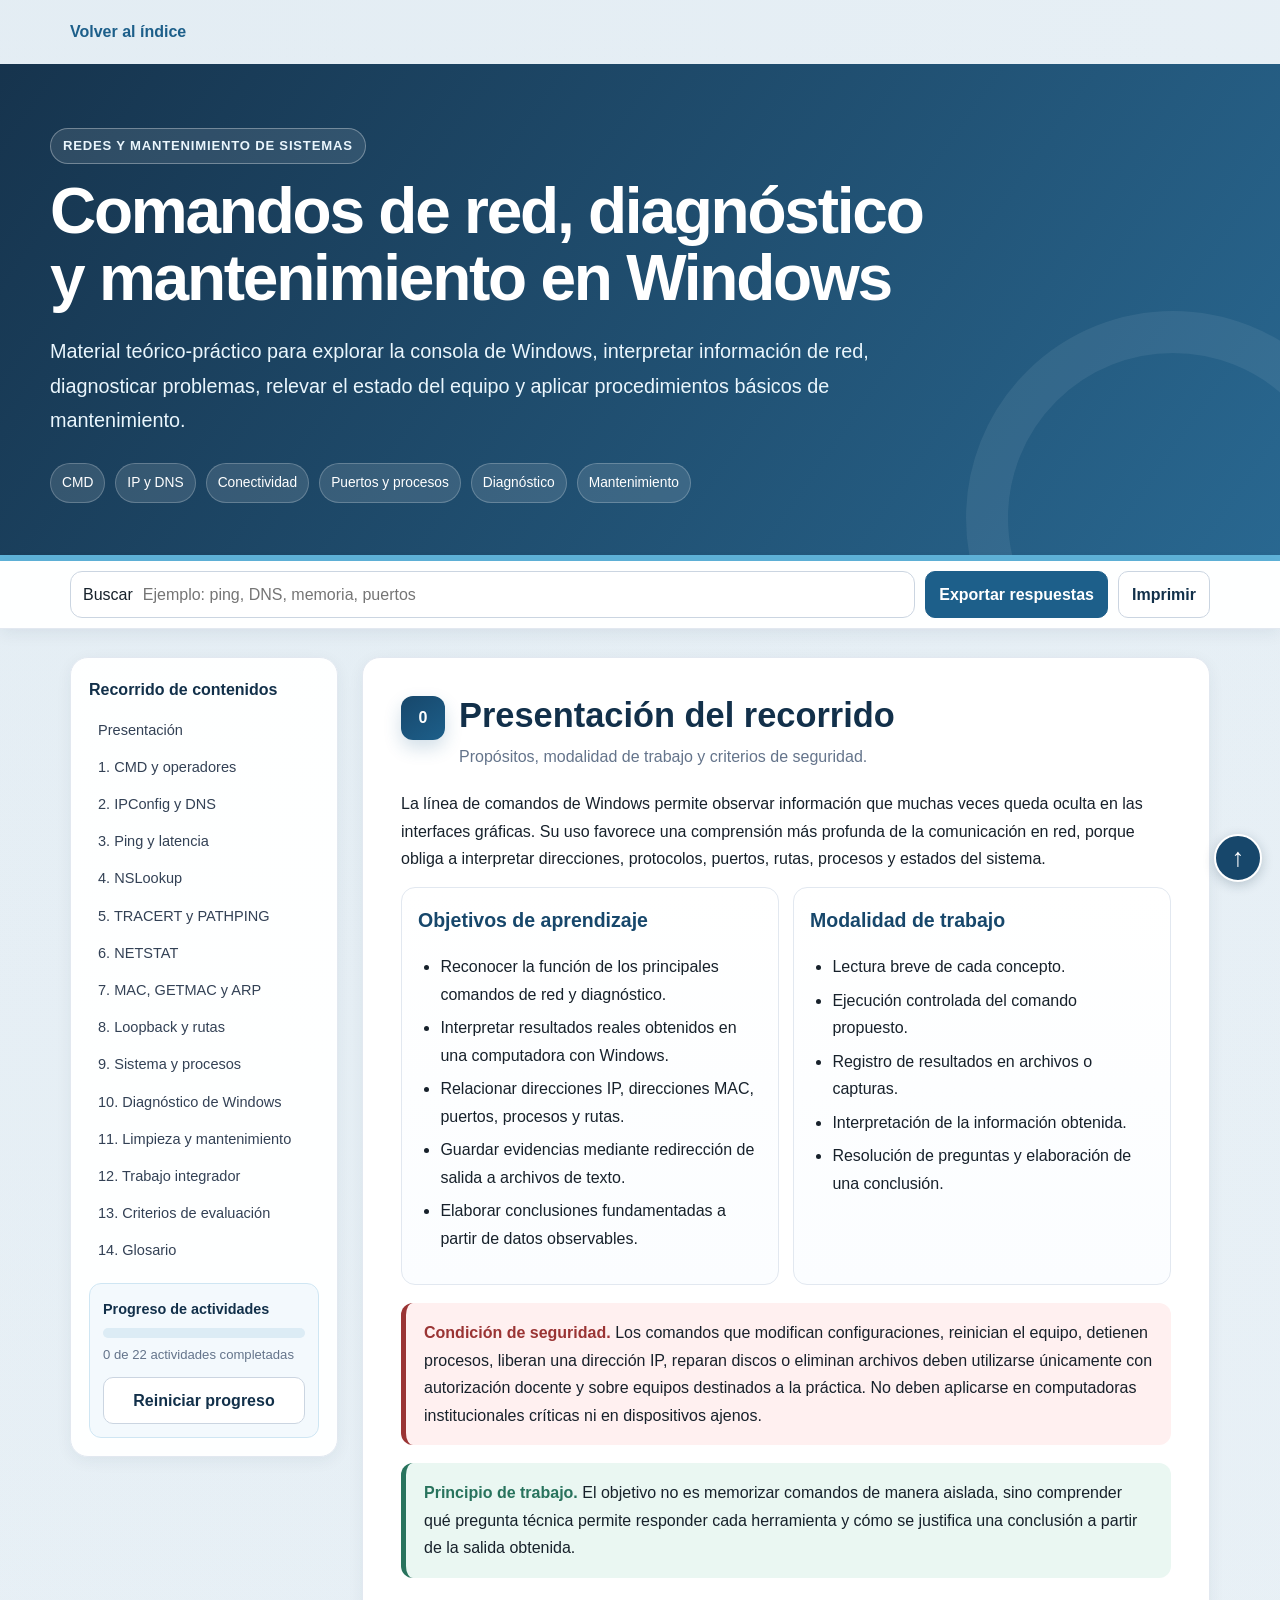
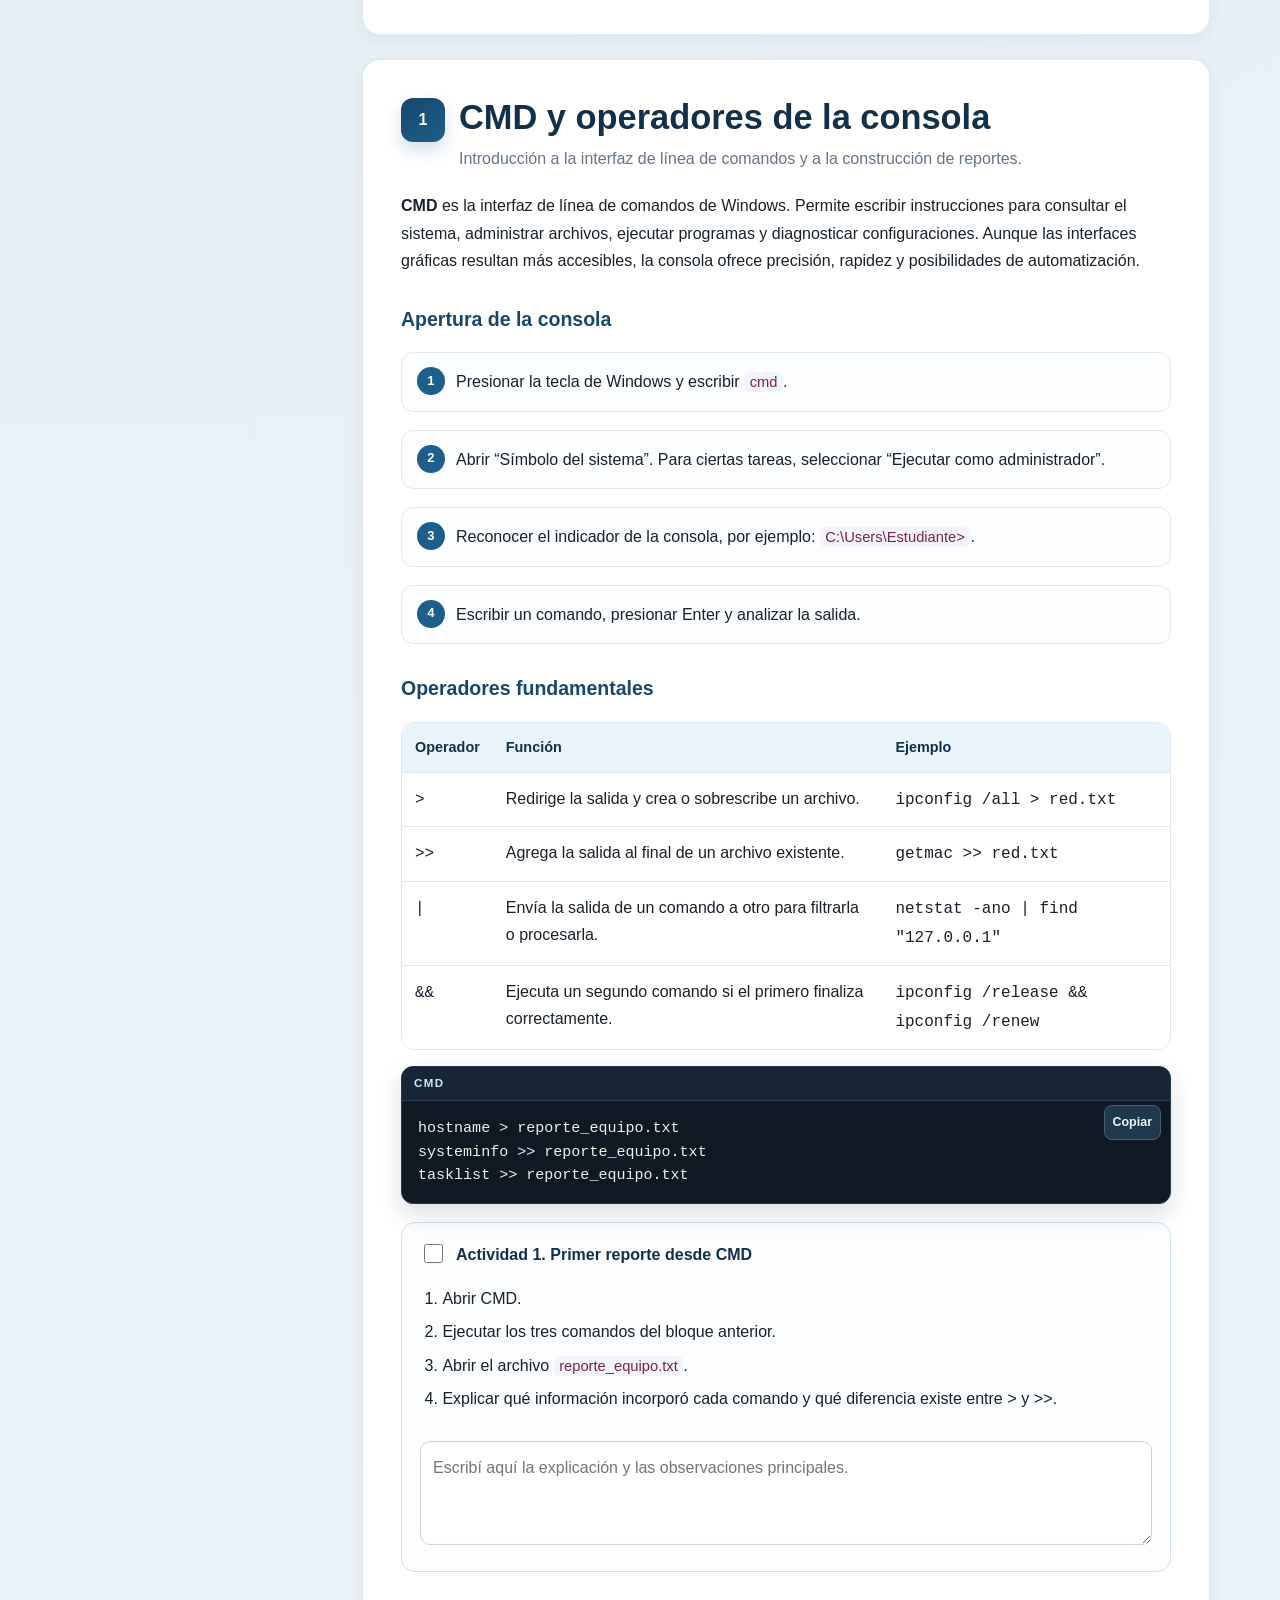
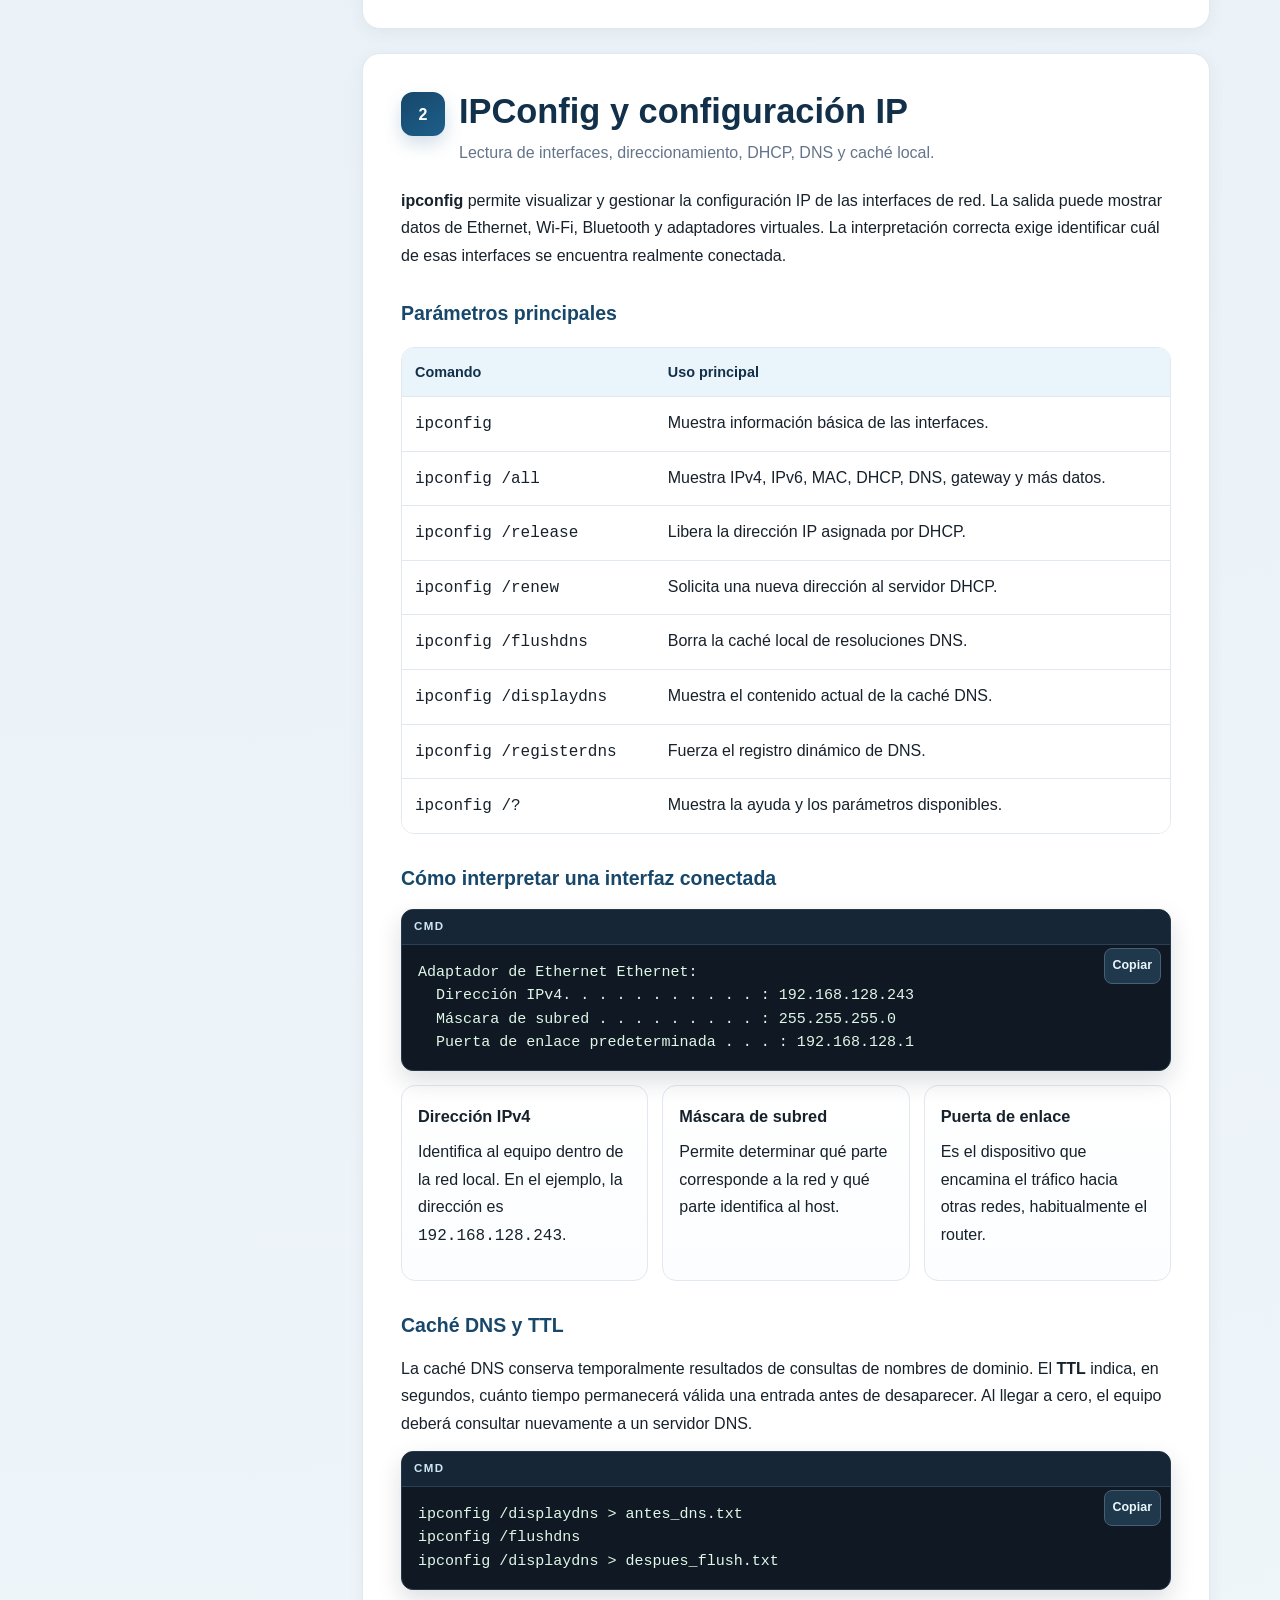
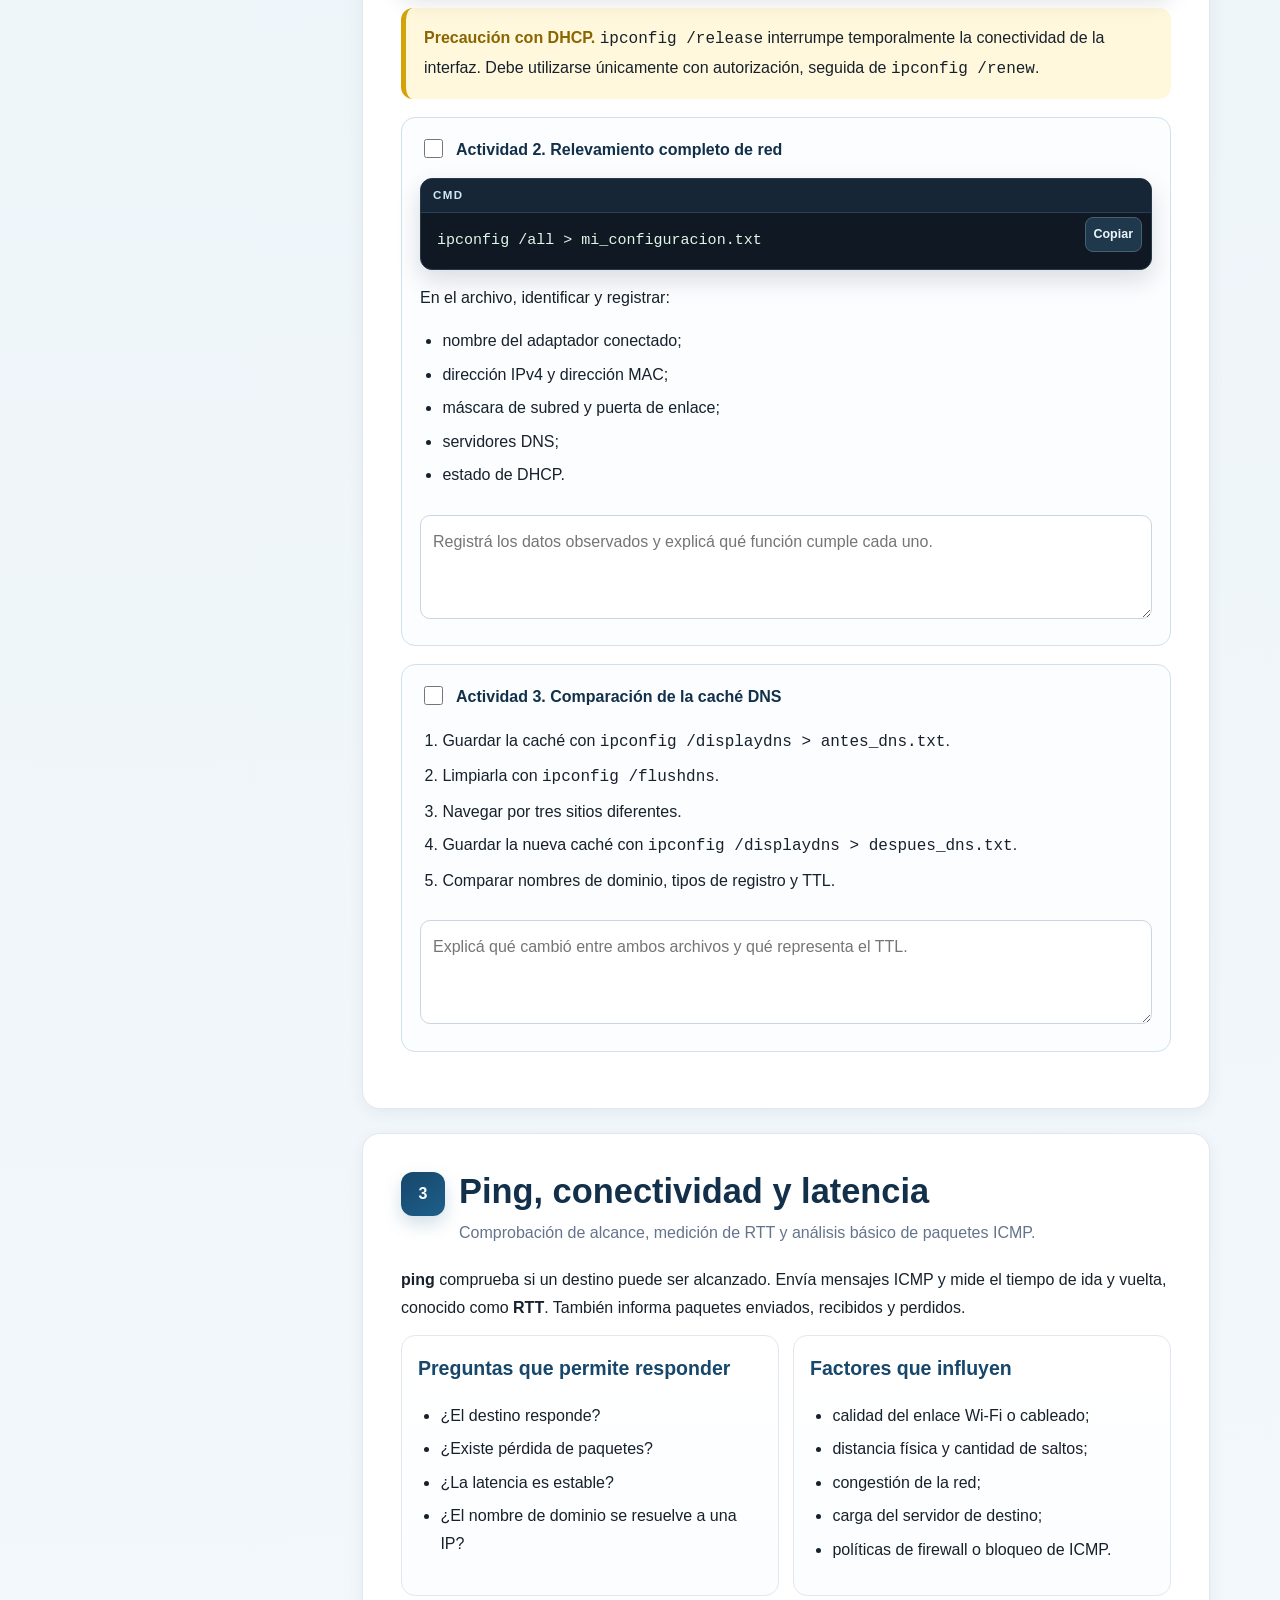
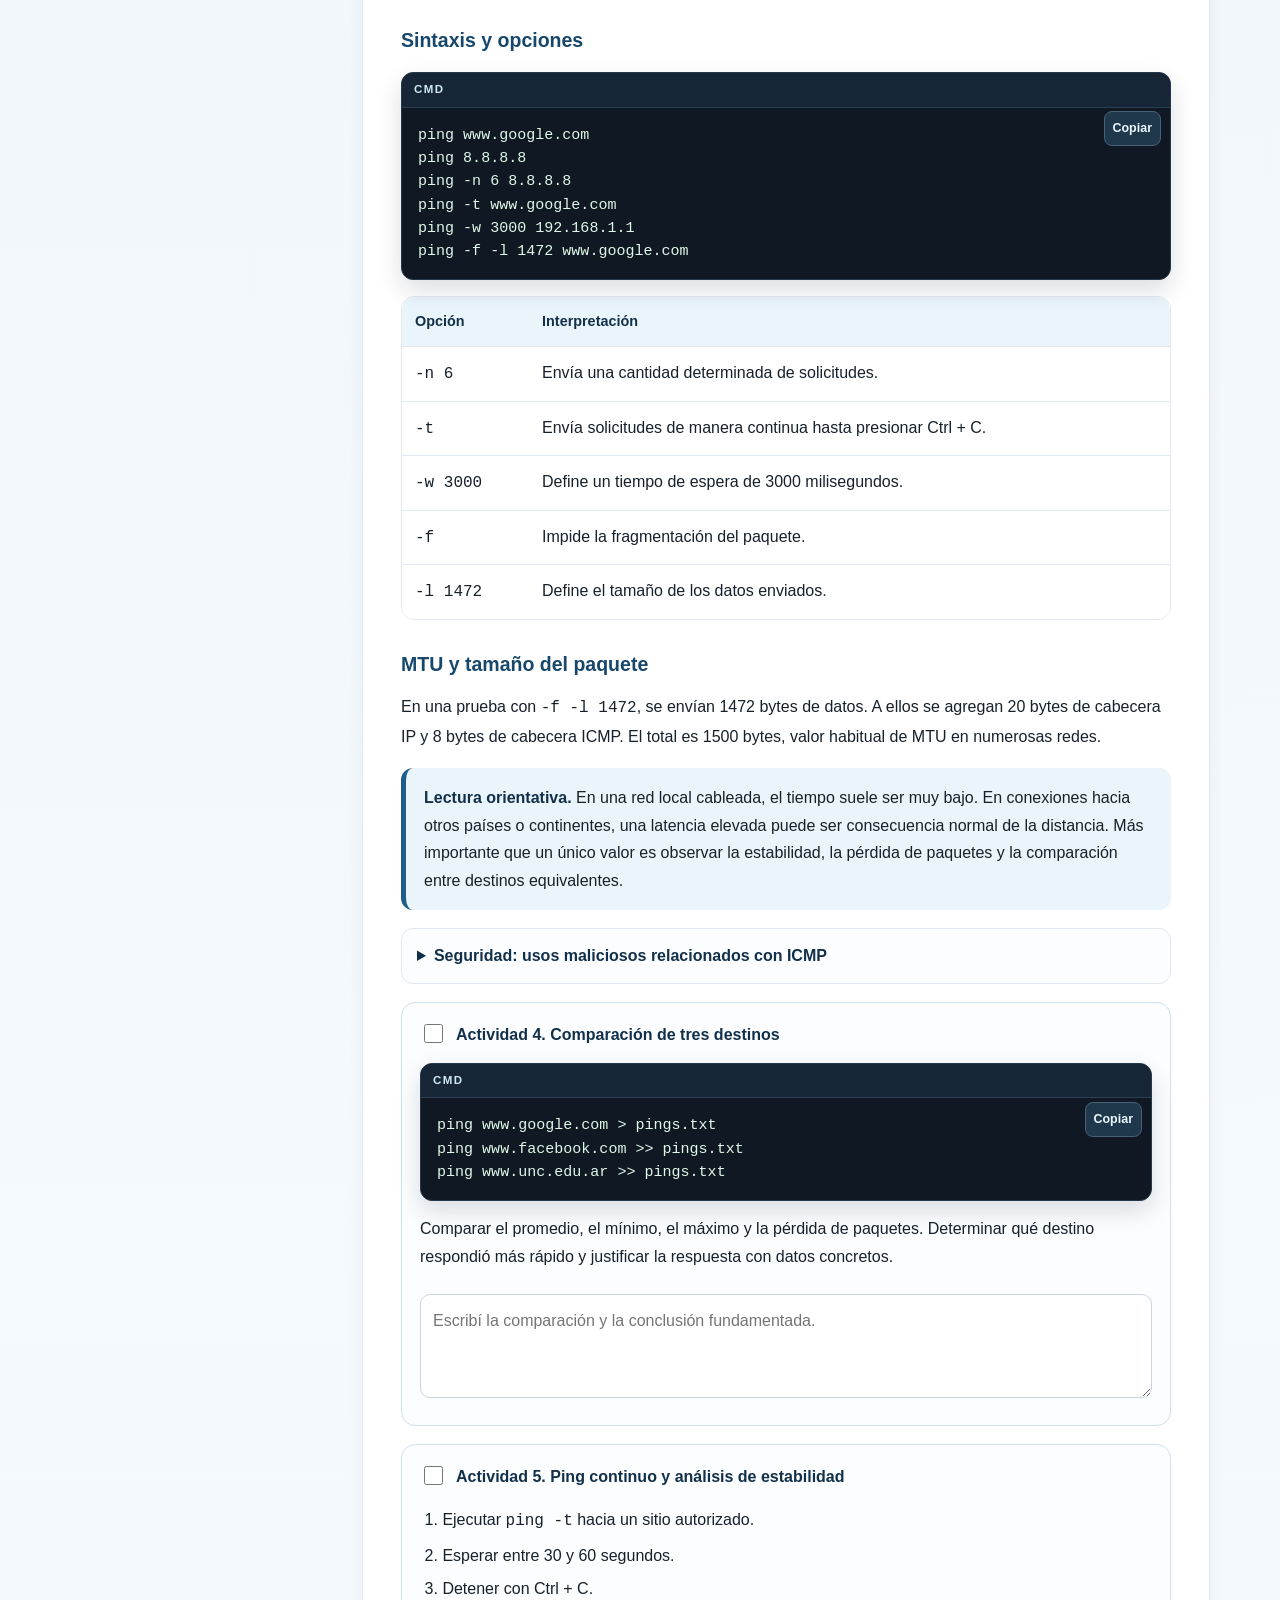
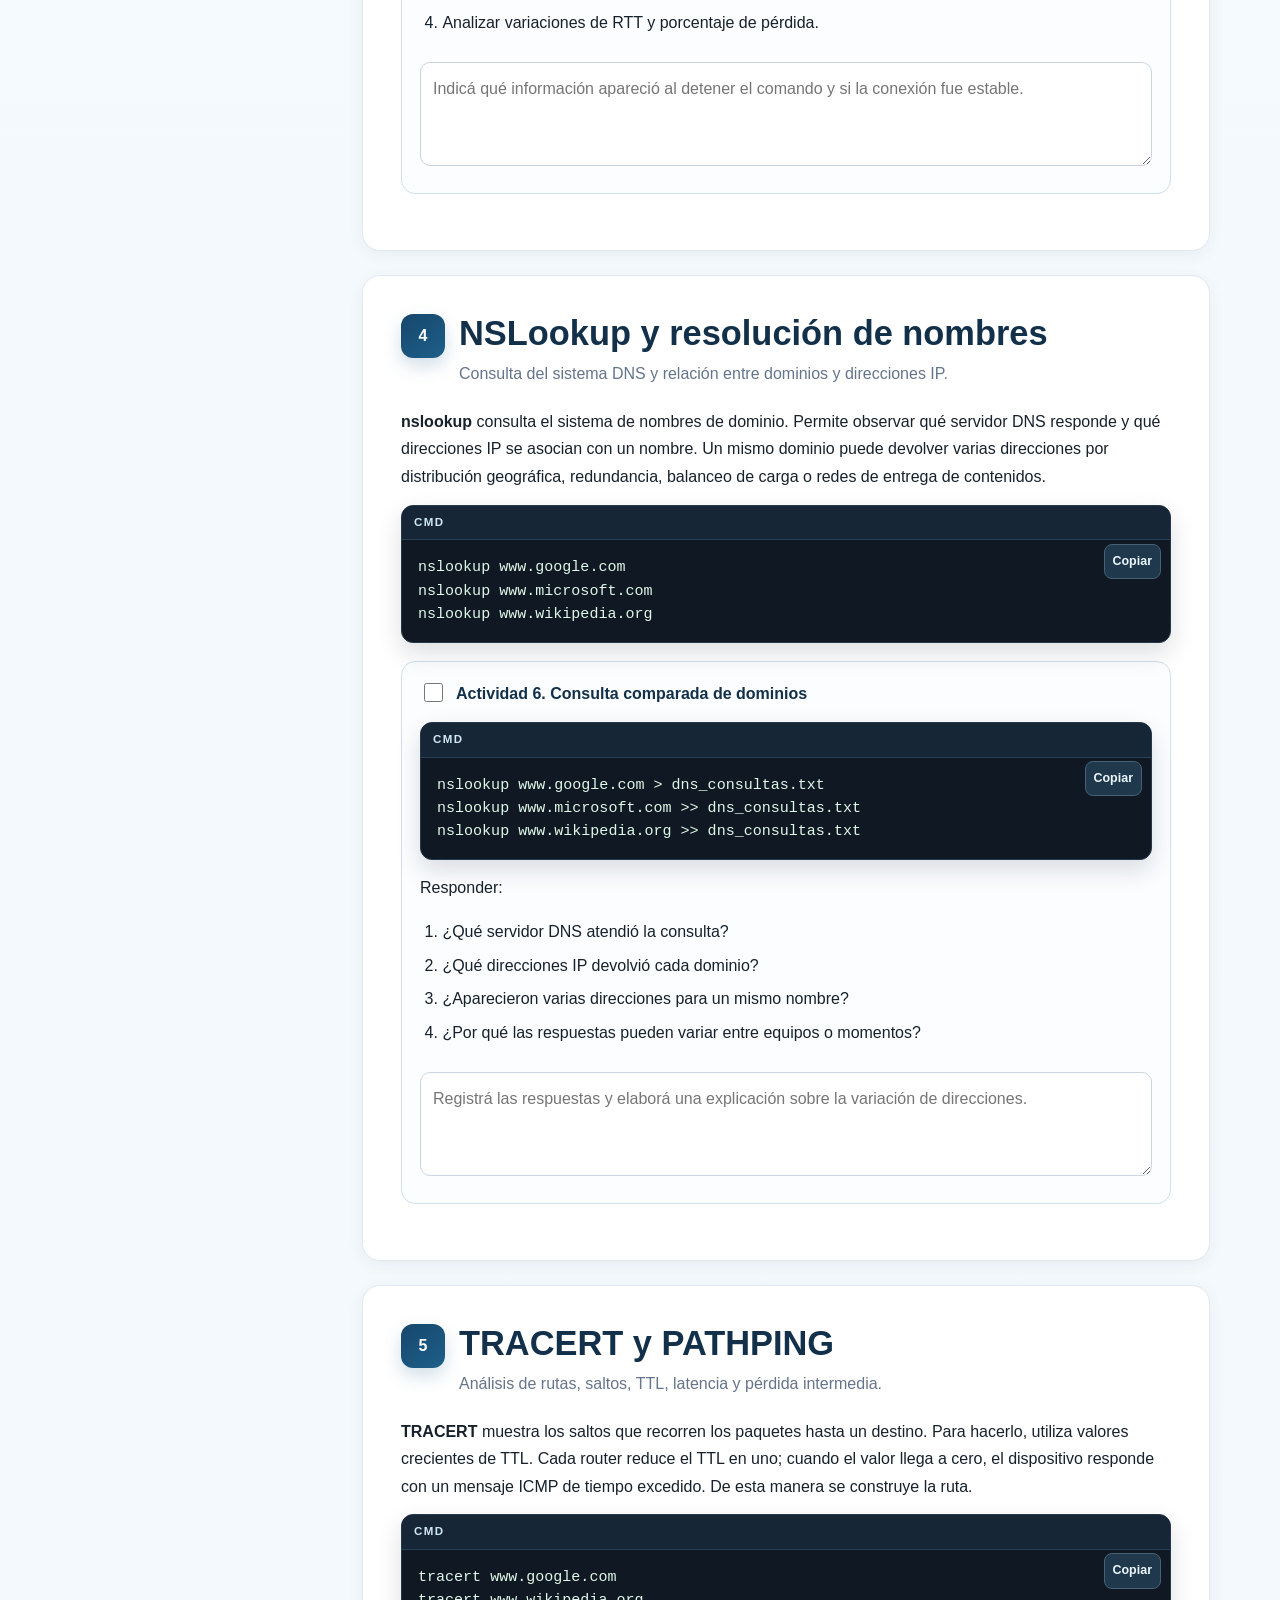
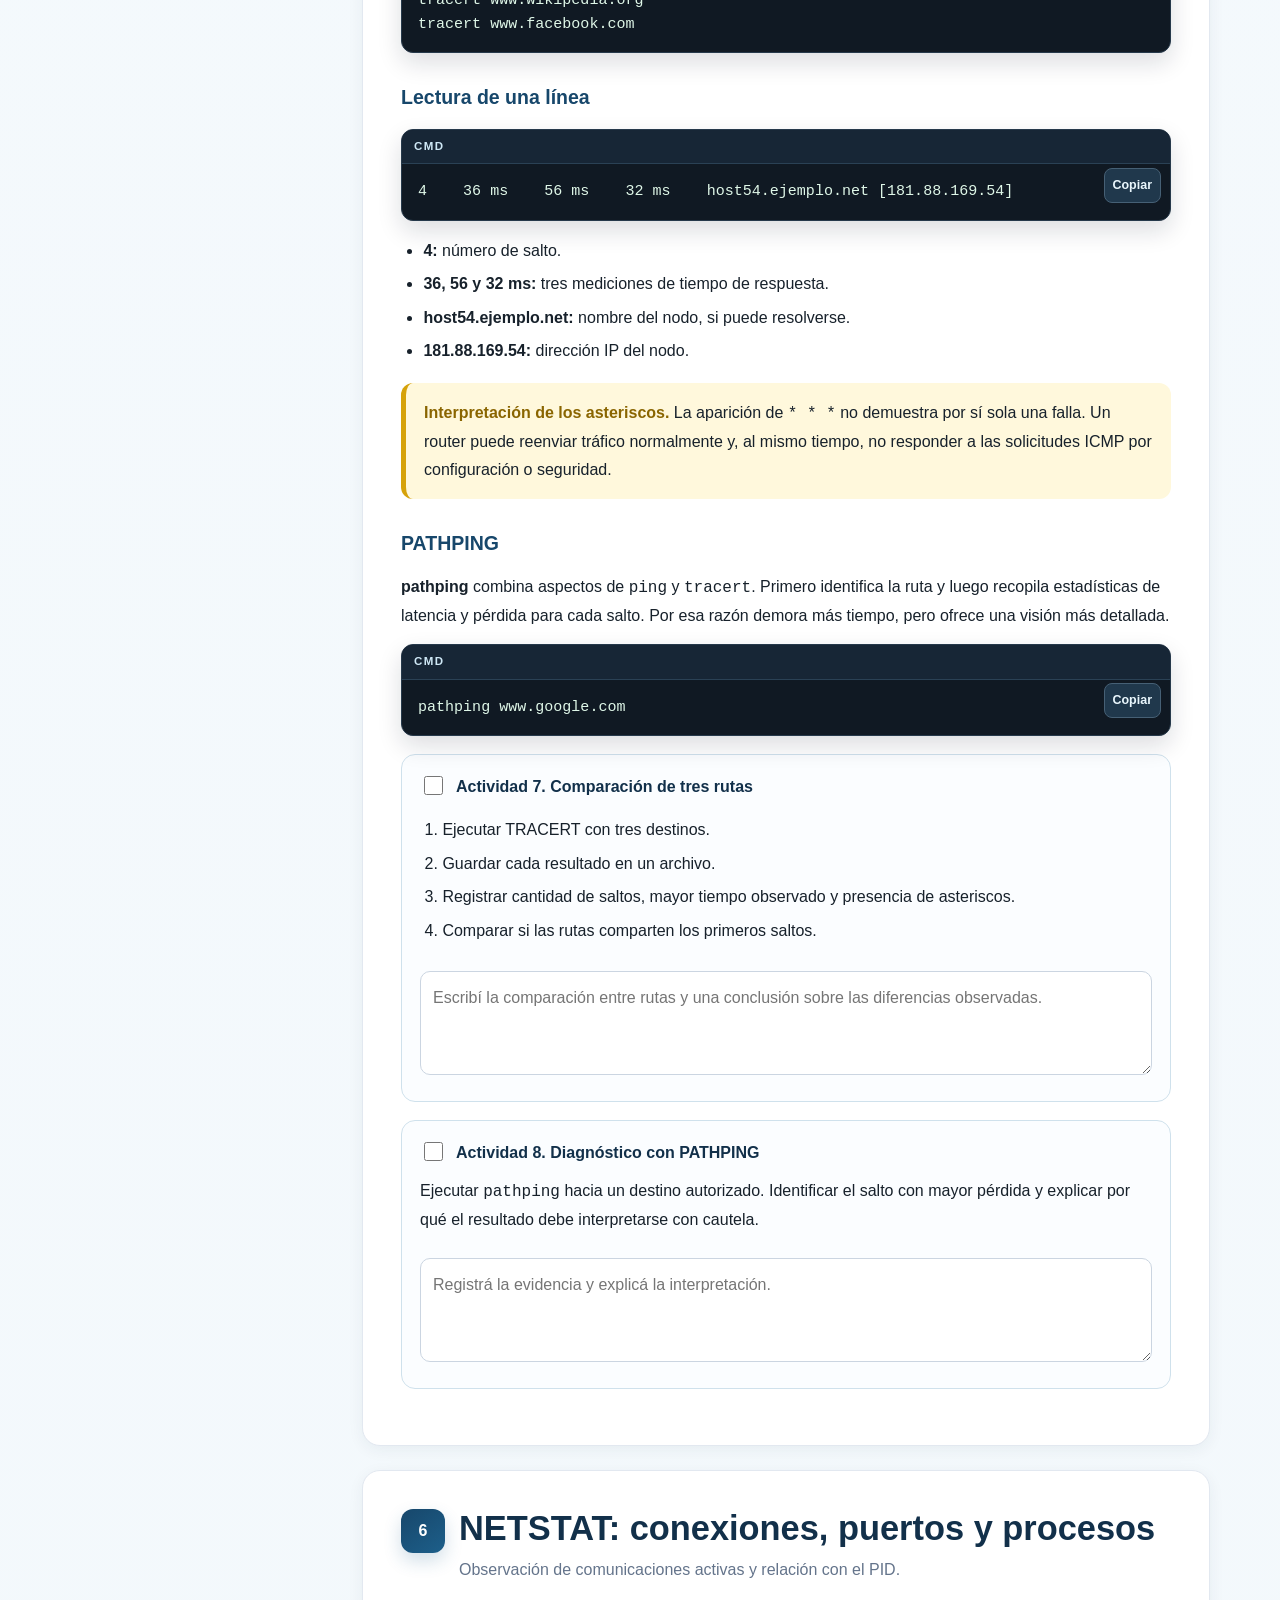
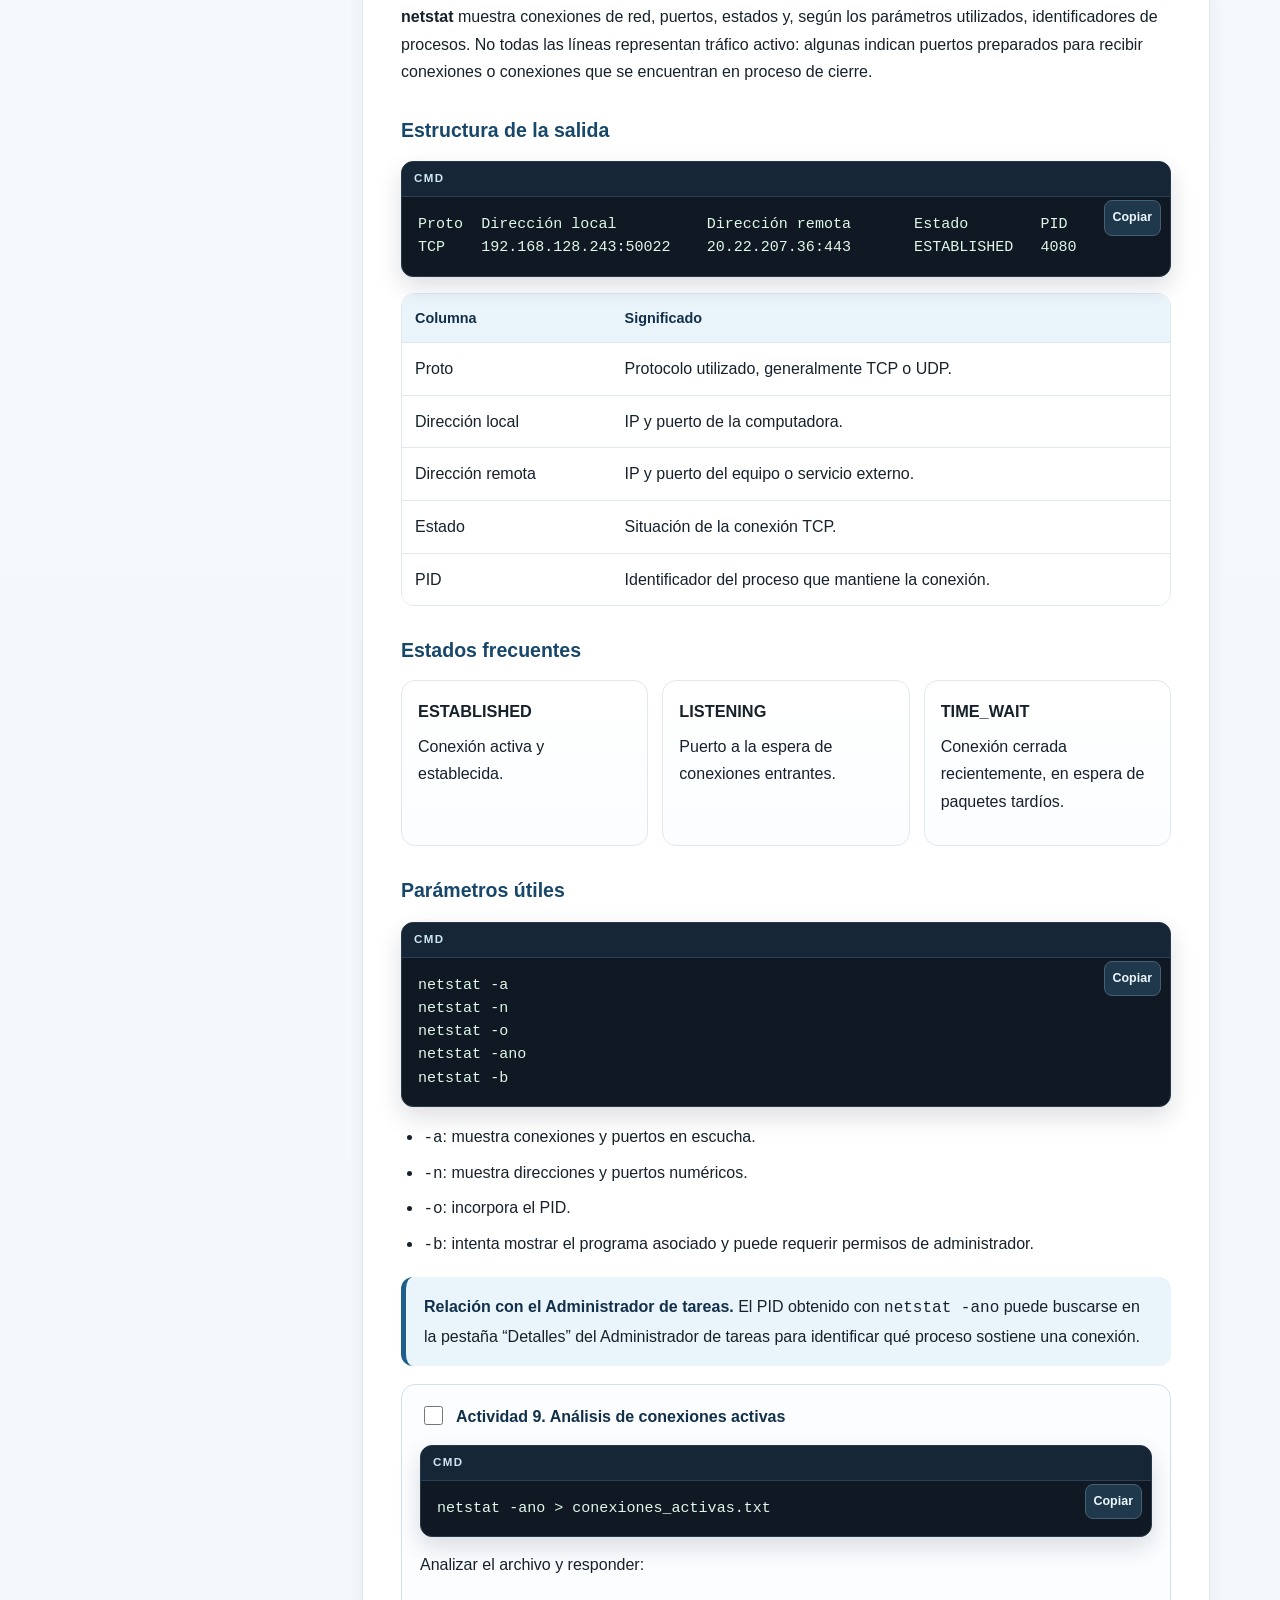
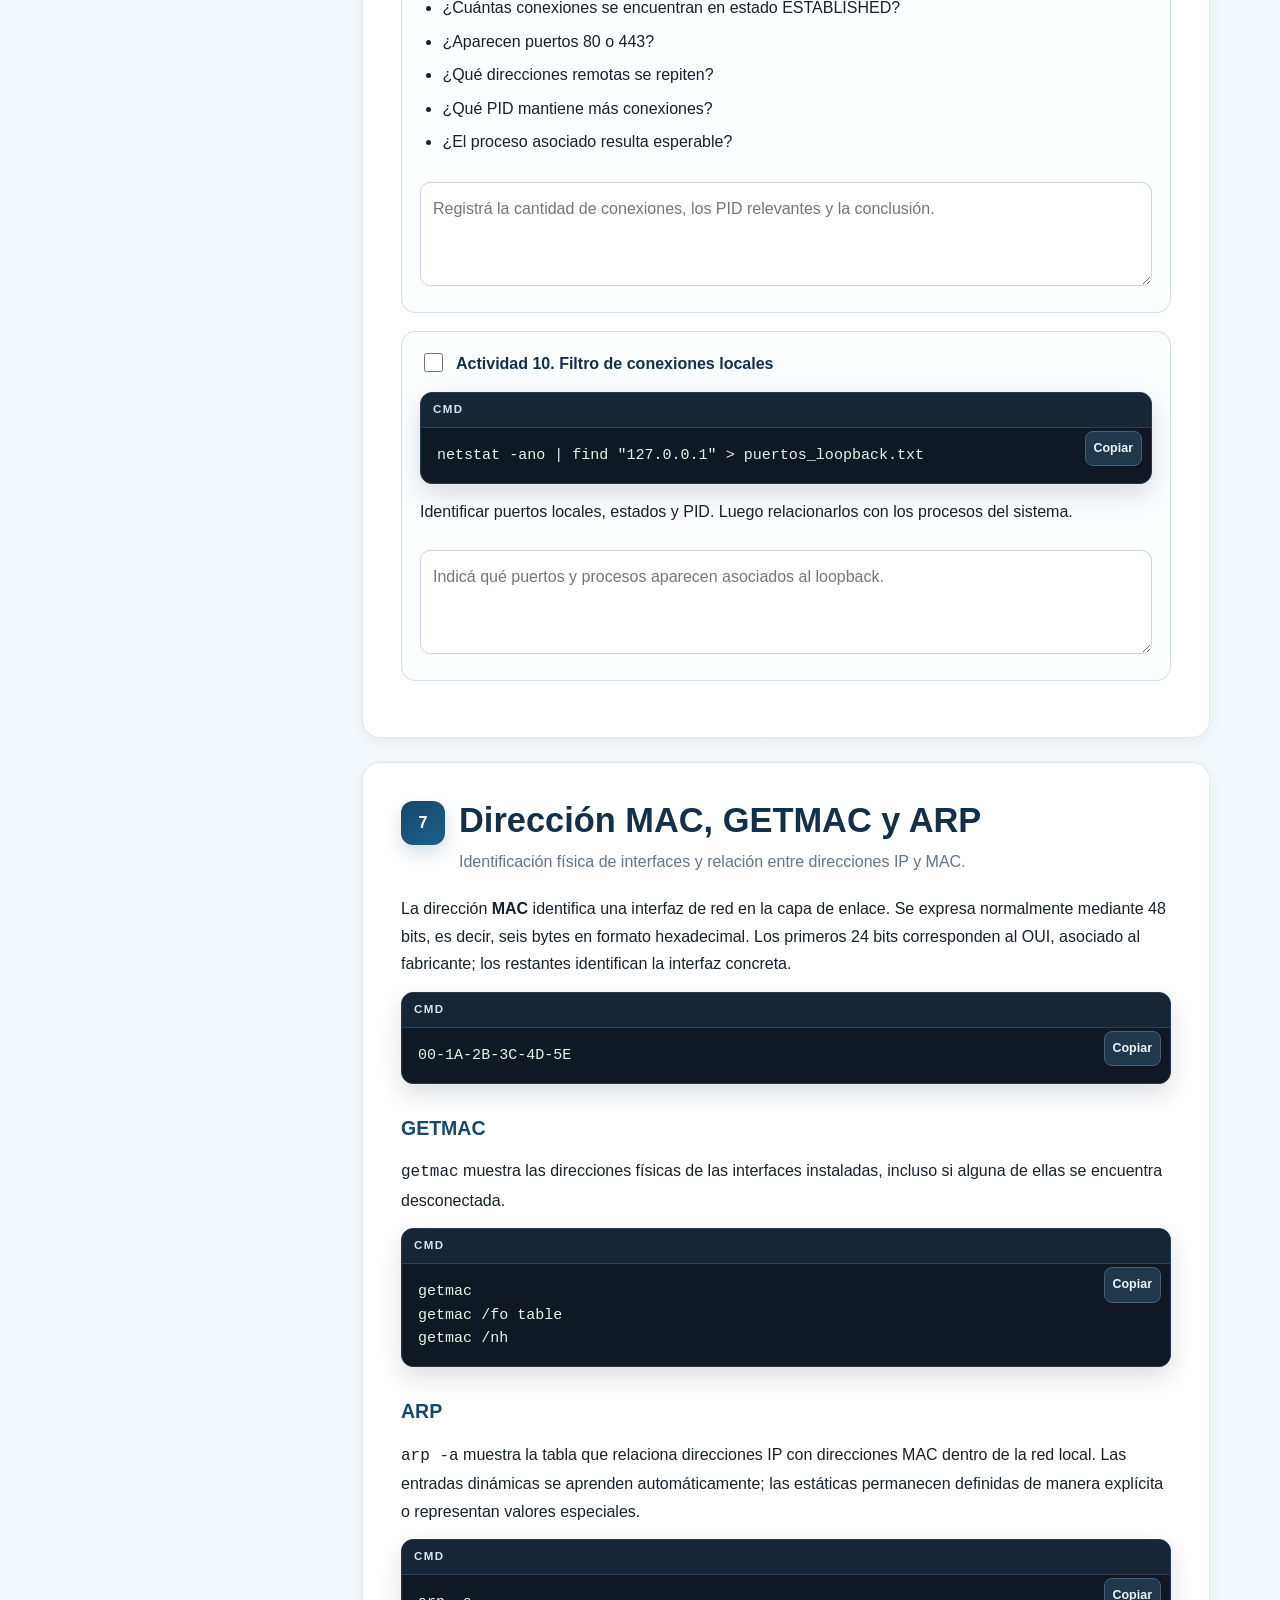
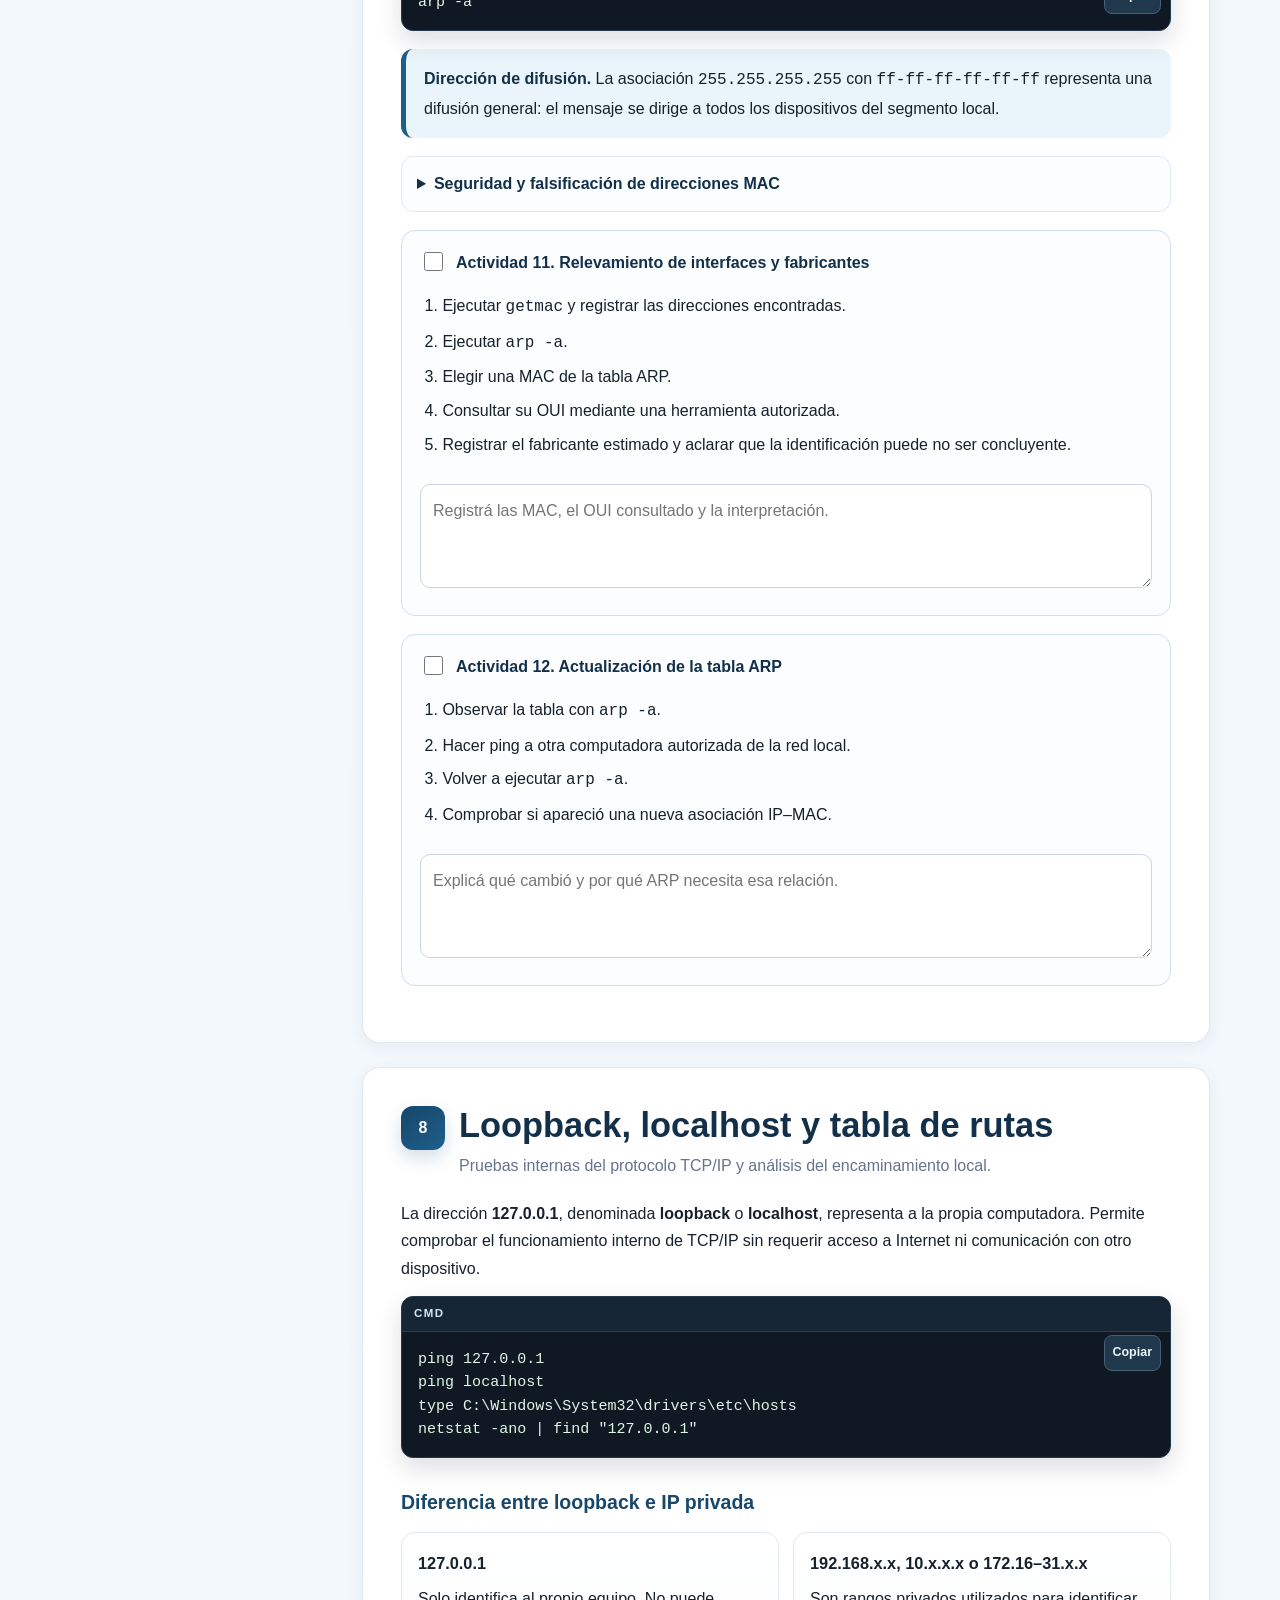
<file: clases/clase11.html>
<!DOCTYPE html>
<html lang="es">
<head>
  <meta charset="UTF-8">
  <meta name="viewport" content="width=device-width, initial-scale=1.0">
  <meta name="description" content="Material teórico-práctico sobre comandos de red, diagnóstico y mantenimiento en Windows mediante CMD.">
  <title>Comandos de red, diagnóstico y mantenimiento en Windows</title>

  <link rel="stylesheet" href="../style.css">
  <script src="../script.js" defer></script>
</head>

<body id="inicio" data-page="clase11">
  <a class="skip-link" href="#contenido">Ir al contenido principal</a>

  <nav class="site-nav" aria-label="Navegación general"><a class="volver" href="../index.html">Volver al índice</a></nav>
  <header class="hero">
    <div class="hero-inner">
      <p class="eyebrow">Redes y mantenimiento de sistemas</p>
      <h1>Comandos de red, diagnóstico y mantenimiento en Windows</h1>
      <p>
        Material teórico-práctico para explorar la consola de Windows, interpretar información de red,
        diagnosticar problemas, relevar el estado del equipo y aplicar procedimientos básicos de mantenimiento.
      </p>
      <div class="hero-tags" aria-label="Temas principales">
        <span class="hero-tag">CMD</span>
        <span class="hero-tag">IP y DNS</span>
        <span class="hero-tag">Conectividad</span>
        <span class="hero-tag">Puertos y procesos</span>
        <span class="hero-tag">Diagnóstico</span>
        <span class="hero-tag">Mantenimiento</span>
      </div>
    </div>
  </header>

  <div class="toolbar-wrap">
    <div class="toolbar">
      <label class="search-box" aria-label="Buscar en el material">
        <span aria-hidden="true">Buscar</span>
        <input id="searchInput" type="search" placeholder="Ejemplo: ping, DNS, memoria, puertos">
      </label>
      <button class="btn btn-primary" id="exportBtn" type="button">Exportar respuestas</button>
      <button class="btn" id="printBtn" type="button">Imprimir</button>
    </div>
  </div>

  <div class="layout">
    <aside class="sidebar" aria-label="Índice del material">
      <h2>Recorrido de contenidos</h2>
      <nav>
        <a href="#presentacion">Presentación</a>
        <a href="#cmd">1. CMD y operadores</a>
        <a href="#ipconfig">2. IPConfig y DNS</a>
        <a href="#ping">3. Ping y latencia</a>
        <a href="#nslookup">4. NSLookup</a>
        <a href="#trazado">5. TRACERT y PATHPING</a>
        <a href="#netstat">6. NETSTAT</a>
        <a href="#mac-arp">7. MAC, GETMAC y ARP</a>
        <a href="#loopback">8. Loopback y rutas</a>
        <a href="#sistema-procesos">9. Sistema y procesos</a>
        <a href="#diagnostico">10. Diagnóstico de Windows</a>
        <a href="#mantenimiento">11. Limpieza y mantenimiento</a>
        <a href="#integrador">12. Trabajo integrador</a>
        <a href="#evaluacion">13. Criterios de evaluación</a>
        <a href="#glosario">14. Glosario</a>
      </nav>

      <div class="progress-card">
        <strong>Progreso de actividades</strong>
        <div class="progress-track">
          <progress class="progress-fill" id="progressFill" max="100" value="0" aria-labelledby="progressLabel"></progress>
        </div>
        <div class="progress-label" id="progressLabel" aria-live="polite">0 de 0 actividades completadas</div>
        <button class="btn reset-progress" id="resetBtn" type="button">Reiniciar progreso</button>
      </div>
    </aside>

    <main id="contenido" tabindex="-1">
      <div class="no-results" id="noResults" role="status" hidden>
        No se encontraron módulos que coincidan con la búsqueda.
      </div>

      <section class="module" id="presentacion" data-search="presentación objetivos seguridad modalidad trabajo">
        <div class="module-header">
          <div class="module-number">0</div>
          <div>
            <h2>Presentación del recorrido</h2>
            <p class="module-subtitle">Propósitos, modalidad de trabajo y criterios de seguridad.</p>
          </div>
        </div>

        <p>
          La línea de comandos de Windows permite observar información que muchas veces queda oculta en las
          interfaces gráficas. Su uso favorece una comprensión más profunda de la comunicación en red, porque
          obliga a interpretar direcciones, protocolos, puertos, rutas, procesos y estados del sistema.
        </p>

        <div class="objectives">
          <article class="mini-card">
            <h3>Objetivos de aprendizaje</h3>
            <ul>
              <li>Reconocer la función de los principales comandos de red y diagnóstico.</li>
              <li>Interpretar resultados reales obtenidos en una computadora con Windows.</li>
              <li>Relacionar direcciones IP, direcciones MAC, puertos, procesos y rutas.</li>
              <li>Guardar evidencias mediante redirección de salida a archivos de texto.</li>
              <li>Elaborar conclusiones fundamentadas a partir de datos observables.</li>
            </ul>
          </article>

          <article class="mini-card">
            <h3>Modalidad de trabajo</h3>
            <ul>
              <li>Lectura breve de cada concepto.</li>
              <li>Ejecución controlada del comando propuesto.</li>
              <li>Registro de resultados en archivos o capturas.</li>
              <li>Interpretación de la información obtenida.</li>
              <li>Resolución de preguntas y elaboración de una conclusión.</li>
            </ul>
          </article>
        </div>

        <div class="callout danger">
          <strong>Condición de seguridad.</strong>
          Los comandos que modifican configuraciones, reinician el equipo, detienen procesos, liberan una dirección IP,
          reparan discos o eliminan archivos deben utilizarse únicamente con autorización docente y sobre equipos
          destinados a la práctica. No deben aplicarse en computadoras institucionales críticas ni en dispositivos ajenos.
        </div>

        <div class="callout success">
          <strong>Principio de trabajo.</strong>
          El objetivo no es memorizar comandos de manera aislada, sino comprender qué pregunta técnica permite responder
          cada herramienta y cómo se justifica una conclusión a partir de la salida obtenida.
        </div>
      </section>

      <section class="module" id="cmd" data-search="cmd consola línea comandos administrador operadores redirección archivo tubería pipe">
        <div class="module-header">
          <div class="module-number">1</div>
          <div>
            <h2>CMD y operadores de la consola</h2>
            <p class="module-subtitle">Introducción a la interfaz de línea de comandos y a la construcción de reportes.</p>
          </div>
        </div>

        <p>
          <strong>CMD</strong> es la interfaz de línea de comandos de Windows. Permite escribir instrucciones para
          consultar el sistema, administrar archivos, ejecutar programas y diagnosticar configuraciones. Aunque las
          interfaces gráficas resultan más accesibles, la consola ofrece precisión, rapidez y posibilidades de automatización.
        </p>

        <h3>Apertura de la consola</h3>
        <ol class="steps">
          <li>Presionar la tecla de Windows y escribir <span class="inline-code">cmd</span>.</li>
          <li>Abrir “Símbolo del sistema”. Para ciertas tareas, seleccionar “Ejecutar como administrador”.</li>
          <li>Reconocer el indicador de la consola, por ejemplo: <span class="inline-code">C:\Users\Estudiante&gt;</span>.</li>
          <li>Escribir un comando, presionar Enter y analizar la salida.</li>
        </ol>

        <h3>Operadores fundamentales</h3>
        <div class="table-wrap">
          <div class="table-scroll" role="region" aria-label="Tabla de datos" tabindex="0">
<table>
            <thead>
              <tr>
                <th>Operador</th>
                <th>Función</th>
                <th>Ejemplo</th>
              </tr>
            </thead>
            <tbody>
              <tr>
                <td><code>&gt;</code></td>
                <td>Redirige la salida y crea o sobrescribe un archivo.</td>
                <td><code>ipconfig /all &gt; red.txt</code></td>
              </tr>
              <tr>
                <td><code>&gt;&gt;</code></td>
                <td>Agrega la salida al final de un archivo existente.</td>
                <td><code>getmac &gt;&gt; red.txt</code></td>
              </tr>
              <tr>
                <td><code>|</code></td>
                <td>Envía la salida de un comando a otro para filtrarla o procesarla.</td>
                <td><code>netstat -ano | find "127.0.0.1"</code></td>
              </tr>
              <tr>
                <td><code>&amp;&amp;</code></td>
                <td>Ejecuta un segundo comando si el primero finaliza correctamente.</td>
                <td><code>ipconfig /release &amp;&amp; ipconfig /renew</code></td>
              </tr>
            </tbody>
          </table>
</div>
        </div>

        <div class="command-block">
          <pre><code>hostname &gt; reporte_equipo.txt
systeminfo &gt;&gt; reporte_equipo.txt
tasklist &gt;&gt; reporte_equipo.txt</code></pre>
        </div>

        <div class="activity">
          <div class="activity-title">
            <input type="checkbox" id="act-cmd-1" data-task>
            <label for="act-cmd-1">Actividad 1. Primer reporte desde CMD</label>
          </div>
          <ol>
            <li>Abrir CMD.</li>
            <li>Ejecutar los tres comandos del bloque anterior.</li>
            <li>Abrir el archivo <span class="inline-code">reporte_equipo.txt</span>.</li>
            <li>Explicar qué información incorporó cada comando y qué diferencia existe entre <code>&gt;</code> y <code>&gt;&gt;</code>.</li>
          </ol>
          <textarea class="response" data-response="cmd-1" placeholder="Escribí aquí la explicación y las observaciones principales." aria-label="Escribí aquí la explicación y las observaciones principales."></textarea>
        </div>
      </section>

      <section class="module" id="ipconfig" data-search="ipconfig ipv4 ipv6 máscara puerta enlace gateway dhcp dns caché ttl release renew flushdns displaydns registerdns">
        <div class="module-header">
          <div class="module-number">2</div>
          <div>
            <h2>IPConfig y configuración IP</h2>
            <p class="module-subtitle">Lectura de interfaces, direccionamiento, DHCP, DNS y caché local.</p>
          </div>
        </div>

        <p>
          <strong>ipconfig</strong> permite visualizar y gestionar la configuración IP de las interfaces de red.
          La salida puede mostrar datos de Ethernet, Wi-Fi, Bluetooth y adaptadores virtuales. La interpretación
          correcta exige identificar cuál de esas interfaces se encuentra realmente conectada.
        </p>

        <h3>Parámetros principales</h3>
        <div class="table-wrap">
          <div class="table-scroll" role="region" aria-label="Tabla de datos" tabindex="0">
<table>
            <thead>
              <tr>
                <th>Comando</th>
                <th>Uso principal</th>
              </tr>
            </thead>
            <tbody>
              <tr><td><code>ipconfig</code></td><td>Muestra información básica de las interfaces.</td></tr>
              <tr><td><code>ipconfig /all</code></td><td>Muestra IPv4, IPv6, MAC, DHCP, DNS, gateway y más datos.</td></tr>
              <tr><td><code>ipconfig /release</code></td><td>Libera la dirección IP asignada por DHCP.</td></tr>
              <tr><td><code>ipconfig /renew</code></td><td>Solicita una nueva dirección al servidor DHCP.</td></tr>
              <tr><td><code>ipconfig /flushdns</code></td><td>Borra la caché local de resoluciones DNS.</td></tr>
              <tr><td><code>ipconfig /displaydns</code></td><td>Muestra el contenido actual de la caché DNS.</td></tr>
              <tr><td><code>ipconfig /registerdns</code></td><td>Fuerza el registro dinámico de DNS.</td></tr>
              <tr><td><code>ipconfig /?</code></td><td>Muestra la ayuda y los parámetros disponibles.</td></tr>
            </tbody>
          </table>
</div>
        </div>

        <h3>Cómo interpretar una interfaz conectada</h3>
        <div class="command-block">
          <pre><code>Adaptador de Ethernet Ethernet:
  Dirección IPv4. . . . . . . . . . . : 192.168.128.243
  Máscara de subred . . . . . . . . . : 255.255.255.0
  Puerta de enlace predeterminada . . . : 192.168.128.1</code></pre>
        </div>

        <div class="three-col">
          <article class="mini-card">
            <h4>Dirección IPv4</h4>
            <p>Identifica al equipo dentro de la red local. En el ejemplo, la dirección es <code>192.168.128.243</code>.</p>
          </article>
          <article class="mini-card">
            <h4>Máscara de subred</h4>
            <p>Permite determinar qué parte corresponde a la red y qué parte identifica al host.</p>
          </article>
          <article class="mini-card">
            <h4>Puerta de enlace</h4>
            <p>Es el dispositivo que encamina el tráfico hacia otras redes, habitualmente el router.</p>
          </article>
        </div>

        <h3>Caché DNS y TTL</h3>
        <p>
          La caché DNS conserva temporalmente resultados de consultas de nombres de dominio. El <strong>TTL</strong>
          indica, en segundos, cuánto tiempo permanecerá válida una entrada antes de desaparecer. Al llegar a cero,
          el equipo deberá consultar nuevamente a un servidor DNS.
        </p>

        <div class="command-block">
          <pre><code>ipconfig /displaydns &gt; antes_dns.txt
ipconfig /flushdns
ipconfig /displaydns &gt; despues_flush.txt</code></pre>
        </div>

        <div class="callout warning">
          <strong>Precaución con DHCP.</strong>
          <code>ipconfig /release</code> interrumpe temporalmente la conectividad de la interfaz. Debe utilizarse
          únicamente con autorización, seguida de <code>ipconfig /renew</code>.
        </div>

        <div class="activity">
          <div class="activity-title">
            <input type="checkbox" id="act-ip-1" data-task>
            <label for="act-ip-1">Actividad 2. Relevamiento completo de red</label>
          </div>
          <div class="command-block">
            <pre><code>ipconfig /all &gt; mi_configuracion.txt</code></pre>
          </div>
          <p>En el archivo, identificar y registrar:</p>
          <ul>
            <li>nombre del adaptador conectado;</li>
            <li>dirección IPv4 y dirección MAC;</li>
            <li>máscara de subred y puerta de enlace;</li>
            <li>servidores DNS;</li>
            <li>estado de DHCP.</li>
          </ul>
          <textarea class="response" data-response="ip-1" placeholder="Registrá los datos observados y explicá qué función cumple cada uno." aria-label="Registrá los datos observados y explicá qué función cumple cada uno."></textarea>
        </div>

        <div class="activity">
          <div class="activity-title">
            <input type="checkbox" id="act-ip-2" data-task>
            <label for="act-ip-2">Actividad 3. Comparación de la caché DNS</label>
          </div>
          <ol>
            <li>Guardar la caché con <code>ipconfig /displaydns &gt; antes_dns.txt</code>.</li>
            <li>Limpiarla con <code>ipconfig /flushdns</code>.</li>
            <li>Navegar por tres sitios diferentes.</li>
            <li>Guardar la nueva caché con <code>ipconfig /displaydns &gt; despues_dns.txt</code>.</li>
            <li>Comparar nombres de dominio, tipos de registro y TTL.</li>
          </ol>
          <textarea class="response" data-response="ip-2" placeholder="Explicá qué cambió entre ambos archivos y qué representa el TTL." aria-label="Explicá qué cambió entre ambos archivos y qué representa el TTL."></textarea>
        </div>
      </section>

      <section class="module" id="ping" data-search="ping icmp latencia rtt paquetes ttl mtu fragmentación tiempo respuesta conectividad">
        <div class="module-header">
          <div class="module-number">3</div>
          <div>
            <h2>Ping, conectividad y latencia</h2>
            <p class="module-subtitle">Comprobación de alcance, medición de RTT y análisis básico de paquetes ICMP.</p>
          </div>
        </div>

        <p>
          <strong>ping</strong> comprueba si un destino puede ser alcanzado. Envía mensajes ICMP y mide el tiempo
          de ida y vuelta, conocido como <strong>RTT</strong>. También informa paquetes enviados, recibidos y perdidos.
        </p>

        <div class="two-col">
          <article class="mini-card">
            <h3>Preguntas que permite responder</h3>
            <ul>
              <li>¿El destino responde?</li>
              <li>¿Existe pérdida de paquetes?</li>
              <li>¿La latencia es estable?</li>
              <li>¿El nombre de dominio se resuelve a una IP?</li>
            </ul>
          </article>
          <article class="mini-card">
            <h3>Factores que influyen</h3>
            <ul>
              <li>calidad del enlace Wi-Fi o cableado;</li>
              <li>distancia física y cantidad de saltos;</li>
              <li>congestión de la red;</li>
              <li>carga del servidor de destino;</li>
              <li>políticas de firewall o bloqueo de ICMP.</li>
            </ul>
          </article>
        </div>

        <h3>Sintaxis y opciones</h3>
        <div class="command-block">
          <pre><code>ping www.google.com
ping 8.8.8.8
ping -n 6 8.8.8.8
ping -t www.google.com
ping -w 3000 192.168.1.1
ping -f -l 1472 www.google.com</code></pre>
        </div>

        <div class="table-wrap">
          <div class="table-scroll" role="region" aria-label="Tabla de datos" tabindex="0">
<table>
            <thead>
              <tr>
                <th>Opción</th>
                <th>Interpretación</th>
              </tr>
            </thead>
            <tbody>
              <tr><td><code>-n 6</code></td><td>Envía una cantidad determinada de solicitudes.</td></tr>
              <tr><td><code>-t</code></td><td>Envía solicitudes de manera continua hasta presionar Ctrl + C.</td></tr>
              <tr><td><code>-w 3000</code></td><td>Define un tiempo de espera de 3000 milisegundos.</td></tr>
              <tr><td><code>-f</code></td><td>Impide la fragmentación del paquete.</td></tr>
              <tr><td><code>-l 1472</code></td><td>Define el tamaño de los datos enviados.</td></tr>
            </tbody>
          </table>
</div>
        </div>

        <h3>MTU y tamaño del paquete</h3>
        <p>
          En una prueba con <code>-f -l 1472</code>, se envían 1472 bytes de datos. A ellos se agregan 20 bytes
          de cabecera IP y 8 bytes de cabecera ICMP. El total es 1500 bytes, valor habitual de MTU en numerosas redes.
        </p>

        <div class="callout">
          <strong>Lectura orientativa.</strong>
          En una red local cableada, el tiempo suele ser muy bajo. En conexiones hacia otros países o continentes,
          una latencia elevada puede ser consecuencia normal de la distancia. Más importante que un único valor es
          observar la estabilidad, la pérdida de paquetes y la comparación entre destinos equivalentes.
        </div>

        <details>
          <summary>Seguridad: usos maliciosos relacionados con ICMP</summary>
          <div>
            <p>
              Existen ataques conocidos como ping flood, ping of death y smurf. Se mencionan únicamente para comprender
              riesgos de disponibilidad y filtrado. No deben reproducirse en redes reales, ya que implican saturación,
              tráfico manipulado o explotación de vulnerabilidades.
            </p>
          </div>
        </details>

        <div class="activity">
          <div class="activity-title">
            <input type="checkbox" id="act-ping-1" data-task>
            <label for="act-ping-1">Actividad 4. Comparación de tres destinos</label>
          </div>
          <div class="command-block">
            <pre><code>ping www.google.com &gt; pings.txt
ping www.facebook.com &gt;&gt; pings.txt
ping www.unc.edu.ar &gt;&gt; pings.txt</code></pre>
          </div>
          <p>
            Comparar el promedio, el mínimo, el máximo y la pérdida de paquetes. Determinar qué destino respondió
            más rápido y justificar la respuesta con datos concretos.
          </p>
          <textarea class="response" data-response="ping-1" placeholder="Escribí la comparación y la conclusión fundamentada." aria-label="Escribí la comparación y la conclusión fundamentada."></textarea>
        </div>

        <div class="activity">
          <div class="activity-title">
            <input type="checkbox" id="act-ping-2" data-task>
            <label for="act-ping-2">Actividad 5. Ping continuo y análisis de estabilidad</label>
          </div>
          <ol>
            <li>Ejecutar <code>ping -t</code> hacia un sitio autorizado.</li>
            <li>Esperar entre 30 y 60 segundos.</li>
            <li>Detener con Ctrl + C.</li>
            <li>Analizar variaciones de RTT y porcentaje de pérdida.</li>
          </ol>
          <textarea class="response" data-response="ping-2" placeholder="Indicá qué información apareció al detener el comando y si la conexión fue estable." aria-label="Indicá qué información apareció al detener el comando y si la conexión fue estable."></textarea>
        </div>
      </section>

      <section class="module" id="nslookup" data-search="nslookup dns dominio dirección ip resolución nombre servidor cdn balanceo">
        <div class="module-header">
          <div class="module-number">4</div>
          <div>
            <h2>NSLookup y resolución de nombres</h2>
            <p class="module-subtitle">Consulta del sistema DNS y relación entre dominios y direcciones IP.</p>
          </div>
        </div>

        <p>
          <strong>nslookup</strong> consulta el sistema de nombres de dominio. Permite observar qué servidor DNS
          responde y qué direcciones IP se asocian con un nombre. Un mismo dominio puede devolver varias direcciones
          por distribución geográfica, redundancia, balanceo de carga o redes de entrega de contenidos.
        </p>

        <div class="command-block">
          <pre><code>nslookup www.google.com
nslookup www.microsoft.com
nslookup www.wikipedia.org</code></pre>
        </div>

        <div class="activity">
          <div class="activity-title">
            <input type="checkbox" id="act-dns-1" data-task>
            <label for="act-dns-1">Actividad 6. Consulta comparada de dominios</label>
          </div>
          <div class="command-block">
            <pre><code>nslookup www.google.com &gt; dns_consultas.txt
nslookup www.microsoft.com &gt;&gt; dns_consultas.txt
nslookup www.wikipedia.org &gt;&gt; dns_consultas.txt</code></pre>
          </div>
          <p>Responder:</p>
          <ol>
            <li>¿Qué servidor DNS atendió la consulta?</li>
            <li>¿Qué direcciones IP devolvió cada dominio?</li>
            <li>¿Aparecieron varias direcciones para un mismo nombre?</li>
            <li>¿Por qué las respuestas pueden variar entre equipos o momentos?</li>
          </ol>
          <textarea class="response" data-response="dns-1" placeholder="Registrá las respuestas y elaborá una explicación sobre la variación de direcciones." aria-label="Registrá las respuestas y elaborá una explicación sobre la variación de direcciones."></textarea>
        </div>
      </section>

      <section class="module" id="trazado" data-search="tracert pathping traceroute saltos routers ttl icmp latencia timeout ruta">
        <div class="module-header">
          <div class="module-number">5</div>
          <div>
            <h2>TRACERT y PATHPING</h2>
            <p class="module-subtitle">Análisis de rutas, saltos, TTL, latencia y pérdida intermedia.</p>
          </div>
        </div>

        <p>
          <strong>TRACERT</strong> muestra los saltos que recorren los paquetes hasta un destino. Para hacerlo,
          utiliza valores crecientes de TTL. Cada router reduce el TTL en uno; cuando el valor llega a cero, el
          dispositivo responde con un mensaje ICMP de tiempo excedido. De esta manera se construye la ruta.
        </p>

        <div class="command-block">
          <pre><code>tracert www.google.com
tracert www.wikipedia.org
tracert www.facebook.com</code></pre>
        </div>

        <h3>Lectura de una línea</h3>
        <div class="command-block">
          <pre><code>4    36 ms    56 ms    32 ms    host54.ejemplo.net [181.88.169.54]</code></pre>
        </div>
        <ul>
          <li><strong>4:</strong> número de salto.</li>
          <li><strong>36, 56 y 32 ms:</strong> tres mediciones de tiempo de respuesta.</li>
          <li><strong>host54.ejemplo.net:</strong> nombre del nodo, si puede resolverse.</li>
          <li><strong>181.88.169.54:</strong> dirección IP del nodo.</li>
        </ul>

        <div class="callout warning">
          <strong>Interpretación de los asteriscos.</strong>
          La aparición de <code>* * *</code> no demuestra por sí sola una falla. Un router puede reenviar tráfico
          normalmente y, al mismo tiempo, no responder a las solicitudes ICMP por configuración o seguridad.
        </div>

        <h3>PATHPING</h3>
        <p>
          <strong>pathping</strong> combina aspectos de <code>ping</code> y <code>tracert</code>. Primero identifica
          la ruta y luego recopila estadísticas de latencia y pérdida para cada salto. Por esa razón demora más tiempo,
          pero ofrece una visión más detallada.
        </p>

        <div class="command-block">
          <pre><code>pathping www.google.com</code></pre>
        </div>

        <div class="activity">
          <div class="activity-title">
            <input type="checkbox" id="act-trace-1" data-task>
            <label for="act-trace-1">Actividad 7. Comparación de tres rutas</label>
          </div>
          <ol>
            <li>Ejecutar TRACERT con tres destinos.</li>
            <li>Guardar cada resultado en un archivo.</li>
            <li>Registrar cantidad de saltos, mayor tiempo observado y presencia de asteriscos.</li>
            <li>Comparar si las rutas comparten los primeros saltos.</li>
          </ol>
          <textarea class="response" data-response="trace-1" placeholder="Escribí la comparación entre rutas y una conclusión sobre las diferencias observadas." aria-label="Escribí la comparación entre rutas y una conclusión sobre las diferencias observadas."></textarea>
        </div>

        <div class="activity">
          <div class="activity-title">
            <input type="checkbox" id="act-trace-2" data-task>
            <label for="act-trace-2">Actividad 8. Diagnóstico con PATHPING</label>
          </div>
          <p>
            Ejecutar <code>pathping</code> hacia un destino autorizado. Identificar el salto con mayor pérdida
            y explicar por qué el resultado debe interpretarse con cautela.
          </p>
          <textarea class="response" data-response="trace-2" placeholder="Registrá la evidencia y explicá la interpretación." aria-label="Registrá la evidencia y explicá la interpretación."></textarea>
        </div>
      </section>

      <section class="module" id="netstat" data-search="netstat conexiones activas puertos protocolo tcp udp established time_wait listening pid proceso">
        <div class="module-header">
          <div class="module-number">6</div>
          <div>
            <h2>NETSTAT: conexiones, puertos y procesos</h2>
            <p class="module-subtitle">Observación de comunicaciones activas y relación con el PID.</p>
          </div>
        </div>

        <p>
          <strong>netstat</strong> muestra conexiones de red, puertos, estados y, según los parámetros utilizados,
          identificadores de procesos. No todas las líneas representan tráfico activo: algunas indican puertos
          preparados para recibir conexiones o conexiones que se encuentran en proceso de cierre.
        </p>

        <h3>Estructura de la salida</h3>
        <div class="command-block">
          <pre><code>Proto  Dirección local          Dirección remota       Estado        PID
TCP    192.168.128.243:50022    20.22.207.36:443       ESTABLISHED   4080</code></pre>
        </div>

        <div class="table-wrap">
          <div class="table-scroll" role="region" aria-label="Tabla de datos" tabindex="0">
<table>
            <thead>
              <tr>
                <th>Columna</th>
                <th>Significado</th>
              </tr>
            </thead>
            <tbody>
              <tr><td>Proto</td><td>Protocolo utilizado, generalmente TCP o UDP.</td></tr>
              <tr><td>Dirección local</td><td>IP y puerto de la computadora.</td></tr>
              <tr><td>Dirección remota</td><td>IP y puerto del equipo o servicio externo.</td></tr>
              <tr><td>Estado</td><td>Situación de la conexión TCP.</td></tr>
              <tr><td>PID</td><td>Identificador del proceso que mantiene la conexión.</td></tr>
            </tbody>
          </table>
</div>
        </div>

        <h3>Estados frecuentes</h3>
        <div class="three-col">
          <article class="mini-card"><h4>ESTABLISHED</h4><p>Conexión activa y establecida.</p></article>
          <article class="mini-card"><h4>LISTENING</h4><p>Puerto a la espera de conexiones entrantes.</p></article>
          <article class="mini-card"><h4>TIME_WAIT</h4><p>Conexión cerrada recientemente, en espera de paquetes tardíos.</p></article>
        </div>

        <h3>Parámetros útiles</h3>
        <div class="command-block">
          <pre><code>netstat -a
netstat -n
netstat -o
netstat -ano
netstat -b</code></pre>
        </div>

        <ul>
          <li><code>-a</code>: muestra conexiones y puertos en escucha.</li>
          <li><code>-n</code>: muestra direcciones y puertos numéricos.</li>
          <li><code>-o</code>: incorpora el PID.</li>
          <li><code>-b</code>: intenta mostrar el programa asociado y puede requerir permisos de administrador.</li>
        </ul>

        <div class="callout">
          <strong>Relación con el Administrador de tareas.</strong>
          El PID obtenido con <code>netstat -ano</code> puede buscarse en la pestaña “Detalles” del Administrador
          de tareas para identificar qué proceso sostiene una conexión.
        </div>

        <div class="activity">
          <div class="activity-title">
            <input type="checkbox" id="act-netstat-1" data-task>
            <label for="act-netstat-1">Actividad 9. Análisis de conexiones activas</label>
          </div>
          <div class="command-block">
            <pre><code>netstat -ano &gt; conexiones_activas.txt</code></pre>
          </div>
          <p>Analizar el archivo y responder:</p>
          <ul>
            <li>¿Cuántas conexiones se encuentran en estado ESTABLISHED?</li>
            <li>¿Aparecen puertos 80 o 443?</li>
            <li>¿Qué direcciones remotas se repiten?</li>
            <li>¿Qué PID mantiene más conexiones?</li>
            <li>¿El proceso asociado resulta esperable?</li>
          </ul>
          <textarea class="response" data-response="netstat-1" placeholder="Registrá la cantidad de conexiones, los PID relevantes y la conclusión." aria-label="Registrá la cantidad de conexiones, los PID relevantes y la conclusión."></textarea>
        </div>

        <div class="activity">
          <div class="activity-title">
            <input type="checkbox" id="act-netstat-2" data-task>
            <label for="act-netstat-2">Actividad 10. Filtro de conexiones locales</label>
          </div>
          <div class="command-block">
            <pre><code>netstat -ano | find "127.0.0.1" &gt; puertos_loopback.txt</code></pre>
          </div>
          <p>Identificar puertos locales, estados y PID. Luego relacionarlos con los procesos del sistema.</p>
          <textarea class="response" data-response="netstat-2" placeholder="Indicá qué puertos y procesos aparecen asociados al loopback." aria-label="Indicá qué puertos y procesos aparecen asociados al loopback."></textarea>
        </div>
      </section>

      <section class="module" id="mac-arp" data-search="mac media access control oui fabricante ieee getmac arp tabla ip dirección física broadcast ff ff">
        <div class="module-header">
          <div class="module-number">7</div>
          <div>
            <h2>Dirección MAC, GETMAC y ARP</h2>
            <p class="module-subtitle">Identificación física de interfaces y relación entre direcciones IP y MAC.</p>
          </div>
        </div>

        <p>
          La dirección <strong>MAC</strong> identifica una interfaz de red en la capa de enlace. Se expresa normalmente
          mediante 48 bits, es decir, seis bytes en formato hexadecimal. Los primeros 24 bits corresponden al OUI,
          asociado al fabricante; los restantes identifican la interfaz concreta.
        </p>

        <div class="command-block">
          <pre><code>00-1A-2B-3C-4D-5E</code></pre>
        </div>

        <h3>GETMAC</h3>
        <p>
          <code>getmac</code> muestra las direcciones físicas de las interfaces instaladas, incluso si alguna de ellas
          se encuentra desconectada.
        </p>

        <div class="command-block">
          <pre><code>getmac
getmac /fo table
getmac /nh</code></pre>
        </div>

        <h3>ARP</h3>
        <p>
          <code>arp -a</code> muestra la tabla que relaciona direcciones IP con direcciones MAC dentro de la red local.
          Las entradas dinámicas se aprenden automáticamente; las estáticas permanecen definidas de manera explícita
          o representan valores especiales.
        </p>

        <div class="command-block">
          <pre><code>arp -a</code></pre>
        </div>

        <div class="callout">
          <strong>Dirección de difusión.</strong>
          La asociación <code>255.255.255.255</code> con <code>ff-ff-ff-ff-ff-ff</code> representa una difusión
          general: el mensaje se dirige a todos los dispositivos del segmento local.
        </div>

        <details>
          <summary>Seguridad y falsificación de direcciones MAC</summary>
          <div>
            <p>
              Una dirección MAC puede modificarse o falsificarse. Por esa razón, los controles basados únicamente
              en direcciones MAC no constituyen una medida de seguridad suficiente. Conocer una MAC no otorga acceso
              directo, pero puede facilitar suplantaciones dentro de una red local.
            </p>
          </div>
        </details>

        <div class="activity">
          <div class="activity-title">
            <input type="checkbox" id="act-mac-1" data-task>
            <label for="act-mac-1">Actividad 11. Relevamiento de interfaces y fabricantes</label>
          </div>
          <ol>
            <li>Ejecutar <code>getmac</code> y registrar las direcciones encontradas.</li>
            <li>Ejecutar <code>arp -a</code>.</li>
            <li>Elegir una MAC de la tabla ARP.</li>
            <li>Consultar su OUI mediante una herramienta autorizada.</li>
            <li>Registrar el fabricante estimado y aclarar que la identificación puede no ser concluyente.</li>
          </ol>
          <textarea class="response" data-response="mac-1" placeholder="Registrá las MAC, el OUI consultado y la interpretación." aria-label="Registrá las MAC, el OUI consultado y la interpretación."></textarea>
        </div>

        <div class="activity">
          <div class="activity-title">
            <input type="checkbox" id="act-mac-2" data-task>
            <label for="act-mac-2">Actividad 12. Actualización de la tabla ARP</label>
          </div>
          <ol>
            <li>Observar la tabla con <code>arp -a</code>.</li>
            <li>Hacer ping a otra computadora autorizada de la red local.</li>
            <li>Volver a ejecutar <code>arp -a</code>.</li>
            <li>Comprobar si apareció una nueva asociación IP–MAC.</li>
          </ol>
          <textarea class="response" data-response="mac-2" placeholder="Explicá qué cambió y por qué ARP necesita esa relación." aria-label="Explicá qué cambió y por qué ARP necesita esa relación."></textarea>
        </div>
      </section>

      <section class="module" id="loopback" data-search="loopback localhost 127.0.0.1 hosts route print tabla rutas 0.0.0.0">
        <div class="module-header">
          <div class="module-number">8</div>
          <div>
            <h2>Loopback, localhost y tabla de rutas</h2>
            <p class="module-subtitle">Pruebas internas del protocolo TCP/IP y análisis del encaminamiento local.</p>
          </div>
        </div>

        <p>
          La dirección <strong>127.0.0.1</strong>, denominada <strong>loopback</strong> o <strong>localhost</strong>,
          representa a la propia computadora. Permite comprobar el funcionamiento interno de TCP/IP sin requerir
          acceso a Internet ni comunicación con otro dispositivo.
        </p>

        <div class="command-block">
          <pre><code>ping 127.0.0.1
ping localhost
type C:\Windows\System32\drivers\etc\hosts
netstat -ano | find "127.0.0.1"</code></pre>
        </div>

        <h3>Diferencia entre loopback e IP privada</h3>
        <div class="two-col">
          <article class="mini-card">
            <h4>127.0.0.1</h4>
            <p>Solo identifica al propio equipo. No puede utilizarse desde otra computadora para llegar a este dispositivo.</p>
          </article>
          <article class="mini-card">
            <h4>192.168.x.x, 10.x.x.x o 172.16–31.x.x</h4>
            <p>Son rangos privados utilizados para identificar equipos dentro de una red local.</p>
          </article>
        </div>

        <h3>Tabla de rutas</h3>
        <p>
          <code>route print</code> muestra las rutas que utiliza Windows para decidir por qué interfaz y puerta
          de enlace enviar cada paquete. La ruta <code>0.0.0.0</code> suele representar la ruta predeterminada;
          el rango <code>127.0.0.0</code> corresponde al loopback.
        </p>

        <div class="command-block">
          <pre><code>route print &gt; tabla_rutas.txt</code></pre>
        </div>

        <div class="activity">
          <div class="activity-title">
            <input type="checkbox" id="act-loop-1" data-task>
            <label for="act-loop-1">Actividad 13. Verificación del loopback</label>
          </div>
          <div class="command-block">
            <pre><code>ping 127.0.0.1 &gt; ping_loopback.txt
ping localhost &gt;&gt; ping_loopback.txt</code></pre>
          </div>
          <p>Comparar ambos resultados y explicar por qué deberían llegar al mismo destino.</p>
          <textarea class="response" data-response="loop-1" placeholder="Indicá similitudes, diferencias y función de la prueba." aria-label="Indicá similitudes, diferencias y función de la prueba."></textarea>
        </div>

        <div class="activity">
          <div class="activity-title">
            <input type="checkbox" id="act-loop-2" data-task>
            <label for="act-loop-2">Actividad 14. Lectura de la tabla de rutas</label>
          </div>
          <p>
            Ejecutar <code>route print</code> e identificar la ruta predeterminada, la interfaz utilizada y las
            entradas asociadas al loopback. Explicar qué destino representa <code>0.0.0.0</code>.
          </p>
          <textarea class="response" data-response="loop-2" placeholder="Registrá las rutas principales y su interpretación." aria-label="Registrá las rutas principales y su interpretación."></textarea>
        </div>
      </section>

      <section class="module" id="sistema-procesos" data-search="systeminfo tasklist taskkill pid memoria bios windows procesos redirección">
        <div class="module-header">
          <div class="module-number">9</div>
          <div>
            <h2>Información del sistema y procesos</h2>
            <p class="module-subtitle">Inventario del equipo, procesos activos y relación con el diagnóstico de red.</p>
          </div>
        </div>

        <h3>SYSTEMINFO</h3>
        <p>
          <code>systeminfo</code> muestra versión de Windows, fabricante, modelo, BIOS, arquitectura, memoria,
          actualizaciones y configuración de red. Resulta útil para inventarios, soporte técnico y comparación de equipos.
        </p>

        <h3>TASKLIST</h3>
        <p>
          <code>tasklist</code> enumera procesos activos, PID y uso de memoria. Su información puede combinarse con
          <code>netstat -ano</code> para identificar qué proceso mantiene una conexión.
        </p>

        <div class="command-block">
          <pre><code>systeminfo &gt; reporte.txt
tasklist &gt;&gt; reporte.txt</code></pre>
        </div>

        <h3>Finalización de procesos</h3>
        <div class="command-block">
          <pre><code>taskkill /PID 1234
taskkill /PID 1234 /F
taskkill /IM programa.exe /F</code></pre>
        </div>

        <div class="callout danger">
          <strong>Advertencia.</strong>
          <code>taskkill</code> puede cerrar procesos esenciales o provocar pérdida de información no guardada.
          Debe utilizarse solo sobre programas identificados, con autorización y luego de guardar el trabajo.
        </div>

        <div class="activity">
          <div class="activity-title">
            <input type="checkbox" id="act-sys-1" data-task>
            <label for="act-sys-1">Actividad 15. Informe de sistema y procesos</label>
          </div>
          <p>Crear <span class="inline-code">reporte.txt</span> y responder:</p>
          <ul>
            <li>¿Cuál es la versión de Windows?</li>
            <li>¿Cuánta memoria física total hay?</li>
            <li>¿Qué modelo de equipo o fabricante aparece?</li>
            <li>¿Cuántos procesos se observan?</li>
            <li>¿Qué proceso utiliza más memoria?</li>
          </ul>
          <textarea class="response" data-response="sys-1" placeholder="Registrá los datos y una breve interpretación del estado general del equipo." aria-label="Registrá los datos y una breve interpretación del estado general del equipo."></textarea>
        </div>

        <div class="activity">
          <div class="activity-title">
            <input type="checkbox" id="act-sys-2" data-task>
            <label for="act-sys-2">Actividad 16. Relación entre conexión y proceso</label>
          </div>
          <ol>
            <li>Ejecutar <code>netstat -ano</code>.</li>
            <li>Seleccionar una conexión ESTABLISHED.</li>
            <li>Registrar su PID.</li>
            <li>Buscar ese PID con <code>tasklist</code> o en el Administrador de tareas.</li>
            <li>Explicar si el proceso identificado resulta coherente con la actividad del equipo.</li>
          </ol>
          <textarea class="response" data-response="sys-2" placeholder="Escribí la relación entre PID, proceso y conexión remota." aria-label="Escribí la relación entre PID, proceso y conexión remota."></textarea>
        </div>
      </section>

      <section class="module" id="diagnostico" data-search="diagnóstico windows taskmgr perfmon resmon mdsched winsat eventvwr services devmgmt dxdiag msinfo32 chkdsk sfc driverquery wmic">
        <div class="module-header">
          <div class="module-number">10</div>
          <div>
            <h2>Herramientas de diagnóstico de Windows</h2>
            <p class="module-subtitle">Monitoreo de recursos, hardware, servicios, eventos y archivos del sistema.</p>
          </div>
        </div>

        <div class="table-wrap">
          <div class="table-scroll" role="region" aria-label="Tabla de datos" tabindex="0">
<table>
            <thead>
              <tr>
                <th>Comando</th>
                <th>Herramienta o función</th>
                <th>Dato a observar</th>
              </tr>
            </thead>
            <tbody>
              <tr><td><code>taskmgr</code></td><td>Administrador de tareas.</td><td>CPU, memoria, disco, red y procesos.</td></tr>
              <tr><td><code>perfmon</code></td><td>Monitor de rendimiento.</td><td>Contadores y gráficos del sistema.</td></tr>
              <tr><td><code>resmon</code></td><td>Monitor de recursos.</td><td>Consumo detallado por proceso.</td></tr>
              <tr><td><code>mdsched</code></td><td>Diagnóstico de memoria.</td><td>Errores en la RAM; requiere reinicio.</td></tr>
              <tr><td><code>winsat formal</code></td><td>Evaluación de rendimiento.</td><td>Procesador, memoria, disco y gráficos.</td></tr>
              <tr><td><code>eventvwr</code></td><td>Visor de eventos.</td><td>Errores, advertencias e información.</td></tr>
              <tr><td><code>services.msc</code></td><td>Consola de servicios.</td><td>Estado y modo de inicio.</td></tr>
              <tr><td><code>devmgmt.msc</code></td><td>Administrador de dispositivos.</td><td>Hardware y controladores.</td></tr>
              <tr><td><code>dxdiag</code></td><td>Diagnóstico de DirectX.</td><td>CPU, RAM, video y controladores.</td></tr>
              <tr><td><code>msinfo32</code></td><td>Información del sistema.</td><td>Hardware, BIOS, dispositivos y software.</td></tr>
              <tr><td><code>chkdsk C:</code></td><td>Análisis del sistema de archivos.</td><td>Errores y estado del disco.</td></tr>
              <tr><td><code>sfc /scannow</code></td><td>Comprobación de archivos del sistema.</td><td>Archivos dañados o reparados.</td></tr>
              <tr><td><code>driverquery</code></td><td>Listado de controladores.</td><td>Nombre, tipo y estado de drivers.</td></tr>
              <tr><td><code>wmic cpu get name</code></td><td>Consulta del procesador, si está disponible.</td><td>Modelo de CPU.</td></tr>
            </tbody>
          </table>
</div>
        </div>

        <div class="callout warning">
          <strong>Herramientas que requieren autorización.</strong>
          <code>mdsched</code> reinicia el equipo; <code>winsat formal</code> puede demandar recursos;
          <code>sfc /scannow</code> y ciertas opciones de <code>chkdsk</code> realizan operaciones de reparación.
          En una práctica de aula, puede limitarse el trabajo a la observación o a una demostración docente.
        </div>

        <div class="activity">
          <div class="activity-title">
            <input type="checkbox" id="act-diag-1" data-task>
            <label for="act-diag-1">Actividad 17. Monitor de recursos</label>
          </div>
          <ol>
            <li>Abrir <code>taskmgr</code> y registrar uso de CPU y memoria.</li>
            <li>Abrir <code>resmon</code> y localizar el proceso que más memoria consume.</li>
            <li>Abrir <code>perfmon</code> y observar la variación del procesador.</li>
            <li>Comparar qué nivel de detalle ofrece cada herramienta.</li>
          </ol>
          <textarea class="response" data-response="diag-1" placeholder="Explicá las diferencias entre las tres herramientas y registrá los datos observados." aria-label="Explicá las diferencias entre las tres herramientas y registrá los datos observados."></textarea>
        </div>

        <div class="activity">
          <div class="activity-title">
            <input type="checkbox" id="act-diag-2" data-task>
            <label for="act-diag-2">Actividad 18. Hardware y controladores</label>
          </div>
          <ol>
            <li>Ejecutar <code>dxdiag</code> y registrar procesador, RAM y placa de video.</li>
            <li>Ejecutar <code>msinfo32</code> y localizar información de BIOS y modelo.</li>
            <li>Ejecutar <code>driverquery &gt; controladores.txt</code>.</li>
            <li>Abrir <code>devmgmt.msc</code> y verificar si existe algún dispositivo con advertencia.</li>
          </ol>
          <textarea class="response" data-response="diag-2" placeholder="Registrá los datos del hardware y una conclusión sobre el estado de los controladores." aria-label="Registrá los datos del hardware y una conclusión sobre el estado de los controladores."></textarea>
        </div>

        <div class="activity">
          <div class="activity-title">
            <input type="checkbox" id="act-diag-3" data-task>
            <label for="act-diag-3">Actividad 19. Eventos y servicios</label>
          </div>
          <ol>
            <li>Abrir <code>eventvwr</code> y localizar un error o advertencia reciente en “Sistema”.</li>
            <li>Registrar origen, fecha y descripción general.</li>
            <li>Abrir <code>services.msc</code> y seleccionar un servicio.</li>
            <li>Registrar su nombre, estado y tipo de inicio, sin modificarlo.</li>
          </ol>
          <textarea class="response" data-response="diag-3" placeholder="Describí el evento y el servicio observados, sin incluir datos personales." aria-label="Describí el evento y el servicio observados, sin incluir datos personales."></textarea>
        </div>
      </section>

      <section class="module" id="mantenimiento" data-search="mantenimiento limpieza windows temp archivos temporales cleanmgr papelera caché espacio disco">
        <div class="module-header">
          <div class="module-number">11</div>
          <div>
            <h2>Limpieza y mantenimiento básico</h2>
            <p class="module-subtitle">Archivos temporales, Liberador de espacio y criterios para una eliminación segura.</p>
          </div>
        </div>

        <p>
          Windows y las aplicaciones generan archivos temporales para instalaciones, cachés, registros y tareas en curso.
          Con el tiempo, algunos dejan de ser necesarios. La limpieza debe realizarse con criterio, distinguiendo entre
          la carpeta temporal del usuario y las herramientas de mantenimiento del sistema.
        </p>

        <h3>Carpeta %temp%</h3>
        <p>
          <code>%temp%</code> es una variable de entorno que conduce a la carpeta temporal del usuario actual.
          Puede abrirse desde “Ejecutar” o consultarse desde CMD.
        </p>

        <div class="command-block">
          <pre><code>cd %temp%
dir %temp%</code></pre>
        </div>

        <h3>Cleanmgr</h3>
        <p>
          <code>cleanmgr</code> abre el Liberador de espacio en disco. Analiza categorías como archivos temporales,
          papelera, miniaturas, cachés, informes de errores y restos de actualizaciones.
        </p>

        <div class="command-block">
          <pre><code>cleanmgr</code></pre>
        </div>

        <div class="two-col">
          <article class="mini-card">
            <h4>Limpieza manual con %temp%</h4>
            <ul>
              <li>Se concentra en una carpeta.</li>
              <li>Permite observar los archivos.</li>
              <li>Requiere mayor cuidado.</li>
              <li>Algunos elementos pueden estar en uso.</li>
            </ul>
          </article>
          <article class="mini-card">
            <h4>Limpieza con cleanmgr</h4>
            <ul>
              <li>Analiza varias categorías.</li>
              <li>Presenta estimaciones de espacio.</li>
              <li>Organiza la eliminación.</li>
              <li>Resulta más segura para una práctica guiada.</li>
            </ul>
          </article>
        </div>

        <div class="callout danger">
          <strong>No borrar fuera de las ubicaciones indicadas.</strong>
          No deben eliminarse carpetas del sistema ni archivos desconocidos. Si un archivo temporal se encuentra en uso,
          debe omitirse. Antes de vaciar la papelera, es necesario comprobar que no contenga archivos importantes.
        </div>

        <div class="activity">
          <div class="activity-title">
            <input type="checkbox" id="act-maint-1" data-task>
            <label for="act-maint-1">Actividad 20. Exploración de archivos temporales</label>
          </div>
          <ol>
            <li>Abrir <code>%temp%</code>.</li>
            <li>Registrar cantidad aproximada de elementos.</li>
            <li>Anotar tres nombres de archivo y dos extensiones.</li>
            <li>Identificar si existen elementos bloqueados o en uso.</li>
          </ol>
          <textarea class="response" data-response="maint-1" placeholder="Registrá las observaciones sin copiar datos personales ni nombres sensibles." aria-label="Registrá las observaciones sin copiar datos personales ni nombres sensibles."></textarea>
        </div>

        <div class="activity">
          <div class="activity-title">
            <input type="checkbox" id="act-maint-2" data-task>
            <label for="act-maint-2">Actividad 21. Comparación de métodos de limpieza</label>
          </div>
          <ol>
            <li>Observar el espacio estimado por <code>cleanmgr</code>.</li>
            <li>Identificar qué categoría ocupa más espacio.</li>
            <li>Comparar la limpieza automática con la exploración manual de <code>%temp%</code>.</li>
            <li>Explicar cuál método es más seguro y cuál ofrece mayor control.</li>
          </ol>
          <textarea class="response" data-response="maint-2" placeholder="Elaborá la comparación y una recomendación fundamentada." aria-label="Elaborá la comparación y una recomendación fundamentada."></textarea>
        </div>
      </section>

      <section class="module" id="integrador" data-search="trabajo práctico integrador red cmd entrega archivos evidencia informe conclusión">
        <div class="module-header">
          <div class="module-number">12</div>
          <div>
            <h2>Trabajo práctico integrador</h2>
            <p class="module-subtitle">Construcción de un diagnóstico técnico básico a partir de evidencias.</p>
          </div>
        </div>

        <p>
          El trabajo integrador propone reunir en una única carpeta los resultados de configuración, conectividad,
          resolución DNS, rutas, conexiones, direcciones físicas, procesos y estado general del equipo.
        </p>

        <h3>Parte A. Generación de evidencias</h3>
        <div class="command-block">
          <pre><code>ipconfig /all &gt; 01_configuracion_red.txt
getmac &gt; 02_direcciones_mac.txt
arp -a &gt; 03_tabla_arp.txt
ping 127.0.0.1 &gt; 04_loopback.txt
ping www.google.com &gt; 05_conectividad.txt
nslookup www.google.com &gt; 06_dns.txt
tracert www.google.com &gt; 07_ruta.txt
netstat -ano &gt; 08_conexiones.txt
route print &gt; 09_rutas_locales.txt
systeminfo &gt; 10_sistema.txt
tasklist &gt; 11_procesos.txt</code></pre>
        </div>

        <h3>Parte B. Informe de interpretación</h3>
        <ol>
          <li>Identificar la interfaz conectada, su IPv4, máscara, gateway, DNS y MAC.</li>
          <li>Explicar si el protocolo TCP/IP interno funciona correctamente mediante la prueba loopback.</li>
          <li>Determinar si existe conectividad con el destino seleccionado y analizar el RTT.</li>
          <li>Explicar qué dirección o direcciones devuelve DNS.</li>
          <li>Registrar cantidad de saltos y posibles timeouts de TRACERT.</li>
          <li>Seleccionar una conexión activa y relacionarla con su PID y proceso.</li>
          <li>Describir la ruta predeterminada de la tabla de rutas.</li>
          <li>Elaborar una conclusión técnica sobre el estado general de red y del equipo.</li>
        </ol>

        <h3>Parte C. Estructura sugerida de entrega</h3>
        <div class="command-block">
          <pre><code>apellido_nombre_cmd_redes/
├── evidencias/
│   ├── 01_configuracion_red.txt
│   ├── 02_direcciones_mac.txt
│   ├── ...
│   └── 11_procesos.txt
└── informe_final.pdf o informe_final.docx</code></pre>
        </div>

        <div class="callout warning">
          <strong>Protección de datos.</strong>
          Antes de entregar capturas o archivos, revisar que no aparezcan nombres de usuario, direcciones públicas,
          nombres de equipos personales, rutas privadas o información sensible que no sea necesaria para la actividad.
        </div>

        <div class="activity">
          <div class="activity-title">
            <input type="checkbox" id="act-int-1" data-task>
            <label for="act-int-1">Actividad 22. Conclusión integradora</label>
          </div>
          <p>
            Redactar una conclusión de entre 150 y 250 palabras que responda: ¿qué evidencias permiten afirmar que
            la configuración de red es correcta?, ¿qué limitaciones tiene el diagnóstico realizado?, ¿qué prueba
            adicional sería pertinente?
          </p>
          <textarea class="response response-long" data-response="int-1" placeholder="Redactá aquí la conclusión integradora." aria-label="Redactá aquí la conclusión integradora."></textarea>
        </div>
      </section>

      <section class="module" id="evaluacion" data-search="evaluación criterios rúbrica interpretación comandos informe evidencias seguridad">
        <div class="module-header">
          <div class="module-number">13</div>
          <div>
            <h2>Criterios de evaluación</h2>
            <p class="module-subtitle">Aspectos considerados en la resolución de las prácticas y del trabajo integrador.</p>
          </div>
        </div>

        <div class="table-wrap">
          <div class="table-scroll" role="region" aria-label="Tabla de datos" tabindex="0">
<table>
            <thead>
              <tr>
                <th>Criterio</th>
                <th>Desempeño esperado</th>
              </tr>
            </thead>
            <tbody>
              <tr>
                <td>Uso de comandos</td>
                <td>Selecciona el comando adecuado, respeta la sintaxis y utiliza parámetros pertinentes.</td>
              </tr>
              <tr>
                <td>Interpretación técnica</td>
                <td>Explica direcciones, estados, tiempos, saltos, puertos y procesos a partir de datos reales.</td>
              </tr>
              <tr>
                <td>Construcción de evidencias</td>
                <td>Guarda salidas en archivos, organiza la carpeta y presenta resultados legibles.</td>
              </tr>
              <tr>
                <td>Relación conceptual</td>
                <td>Vincula IP, MAC, DNS, gateway, ARP, rutas, puertos y PID.</td>
              </tr>
              <tr>
                <td>Diagnóstico y argumentación</td>
                <td>Formula conclusiones prudentes, reconoce límites y evita afirmaciones sin evidencia.</td>
              </tr>
              <tr>
                <td>Seguridad y responsabilidad</td>
                <td>No ejecuta acciones destructivas, protege datos sensibles y respeta la autorización docente.</td>
              </tr>
              <tr>
                <td>Comunicación</td>
                <td>Presenta un informe claro, ordenado y con vocabulario técnico apropiado.</td>
              </tr>
            </tbody>
          </table>
</div>
        </div>

        <div class="callout success">
          <strong>Desempeño logrado.</strong>
          La resolución no se limita a copiar resultados: identifica datos relevantes, los compara, explica su significado
          y construye una conclusión técnica coherente con las evidencias.
        </div>
      </section>

      <section class="module" id="glosario" data-search="glosario ip mac dns dhcp gateway ttl icmp mtu rtt arp pid puerto router">
        <div class="module-header">
          <div class="module-number">14</div>
          <div>
            <h2>Glosario de conceptos clave</h2>
            <p class="module-subtitle">Síntesis conceptual para acompañar la interpretación de los comandos.</p>
          </div>
        </div>

        <dl class="glossary">
          <dt>ARP</dt>
          <dd>Protocolo que relaciona direcciones IPv4 con direcciones MAC dentro de una red local.</dd>

          <dt>DHCP</dt>
          <dd>Servicio que asigna automáticamente direcciones IP y otros parámetros de red.</dd>

          <dt>DNS</dt>
          <dd>Sistema que traduce nombres de dominio a direcciones IP.</dd>

          <dt>Gateway o puerta de enlace</dt>
          <dd>Dispositivo que permite alcanzar redes diferentes de la red local.</dd>

          <dt>ICMP</dt>
          <dd>Protocolo de control y diagnóstico utilizado, entre otros, por ping y tracert.</dd>

          <dt>IP</dt>
          <dd>Dirección lógica utilizada para identificar un dispositivo y encaminar paquetes.</dd>

          <dt>MAC</dt>
          <dd>Identificador de una interfaz en la capa de enlace de datos.</dd>

          <dt>MTU</dt>
          <dd>Tamaño máximo de una unidad de transmisión que puede circular sin fragmentarse.</dd>

          <dt>PID</dt>
          <dd>Número que identifica un proceso en ejecución.</dd>

          <dt>Puerto</dt>
          <dd>Número lógico que permite diferenciar servicios o aplicaciones dentro de un equipo.</dd>

          <dt>Router</dt>
          <dd>Dispositivo que encamina paquetes entre redes.</dd>

          <dt>RTT</dt>
          <dd>Tiempo total de ida y vuelta de un paquete entre origen y destino.</dd>

          <dt>TTL</dt>
          <dd>Valor que limita la vida de un paquete o el tiempo de validez de una entrada en caché, según el contexto.</dd>
        </dl>

        <details>
          <summary>Comandos complementarios</summary>
          <div>
            <ul>
              <li><code>hostname</code>: muestra el nombre del equipo.</li>
              <li><code>netsh</code>: administra y configura componentes de red mediante contextos.</li>
              <li><code>nbtstat</code>: muestra información NetBIOS sobre TCP/IP.</li>
              <li><code>net use</code>: administra conexiones con recursos compartidos.</li>
              <li><code>chkdsk</code>: analiza el sistema de archivos y, con parámetros específicos, puede repararlo.</li>
            </ul>
          </div>
        </details>
      </section>
    </main>
  </div>

  <footer class="footer">
    <div class="footer-inner">
      <p>
        Material de enseñanza para prácticas guiadas en Windows. La ejecución de comandos debe realizarse con
        autorización, respetando las políticas institucionales, la privacidad y la integridad de los equipos.
      </p>
    </div>
  </footer>

  <a class="back-to-top" href="#inicio" aria-label="Volver arriba" title="Volver arriba"><span aria-hidden="true">↑</span></a>
</body>
</html>
</file>
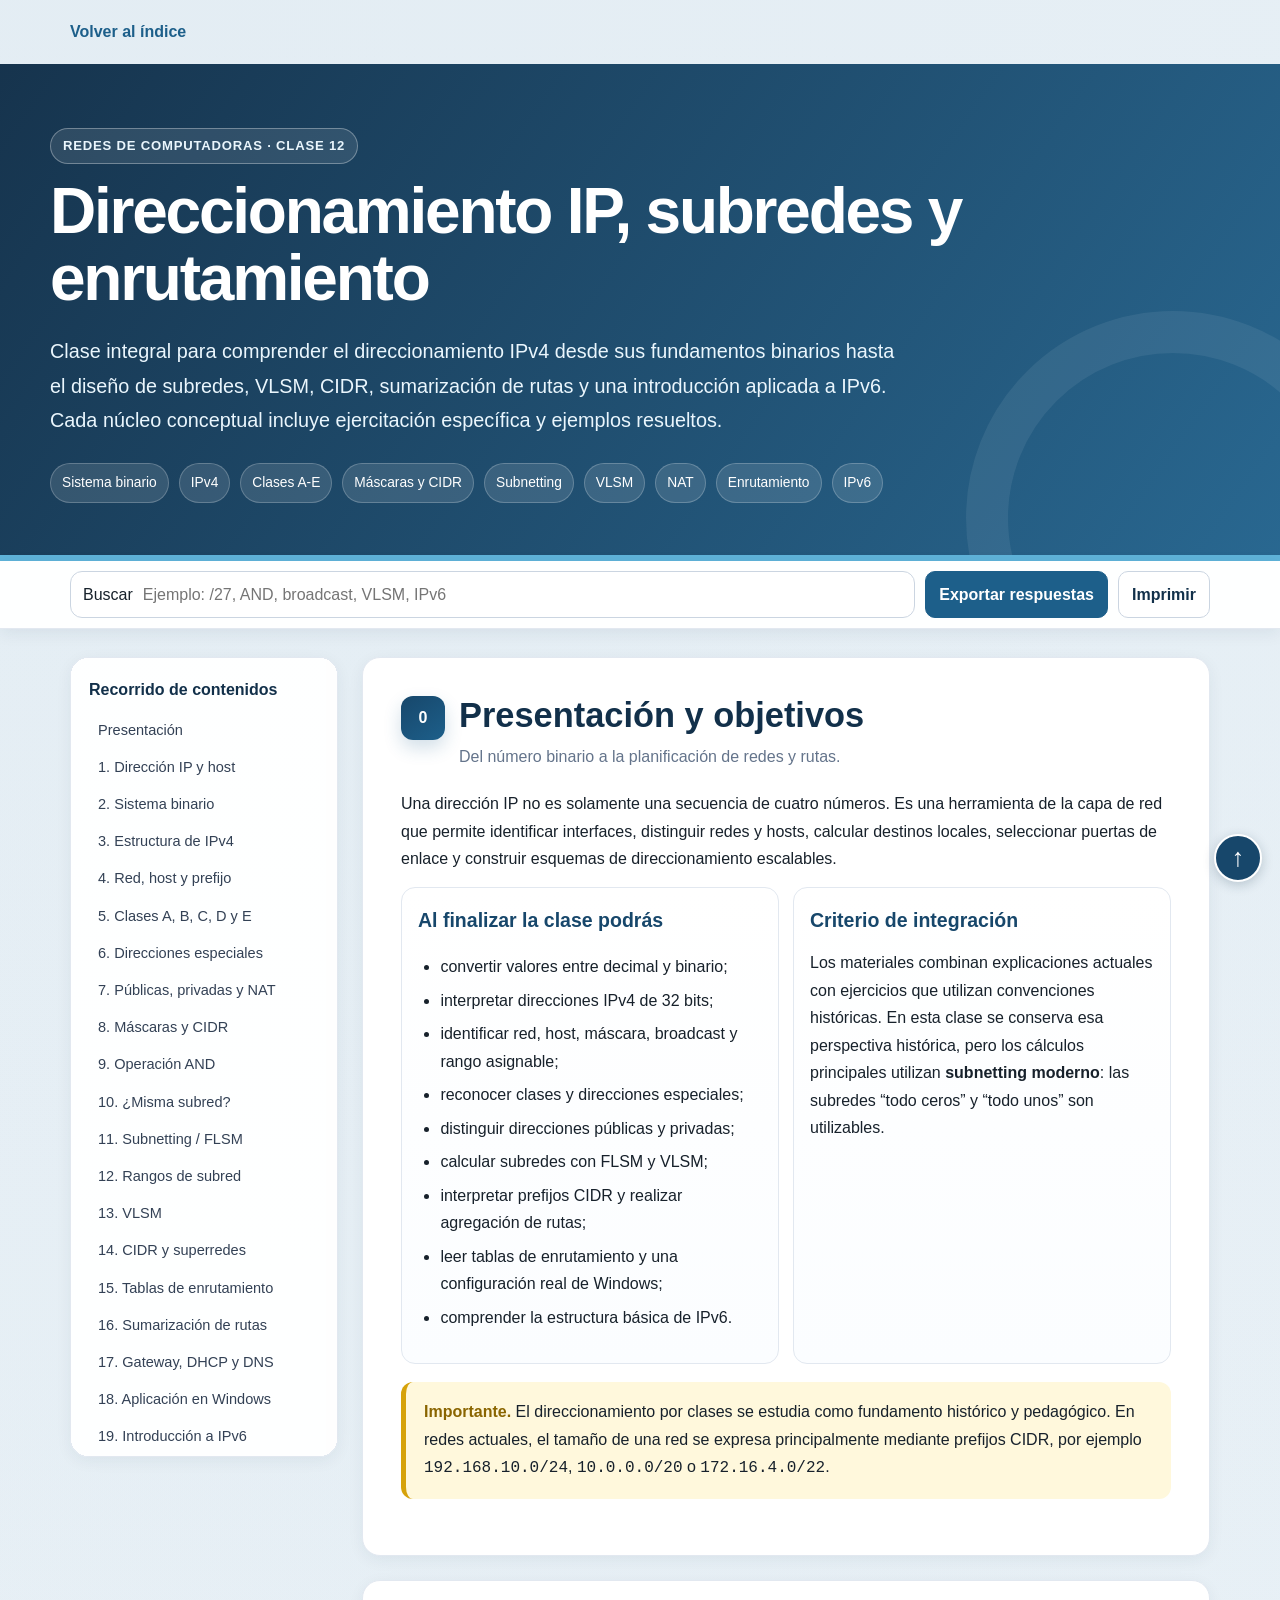
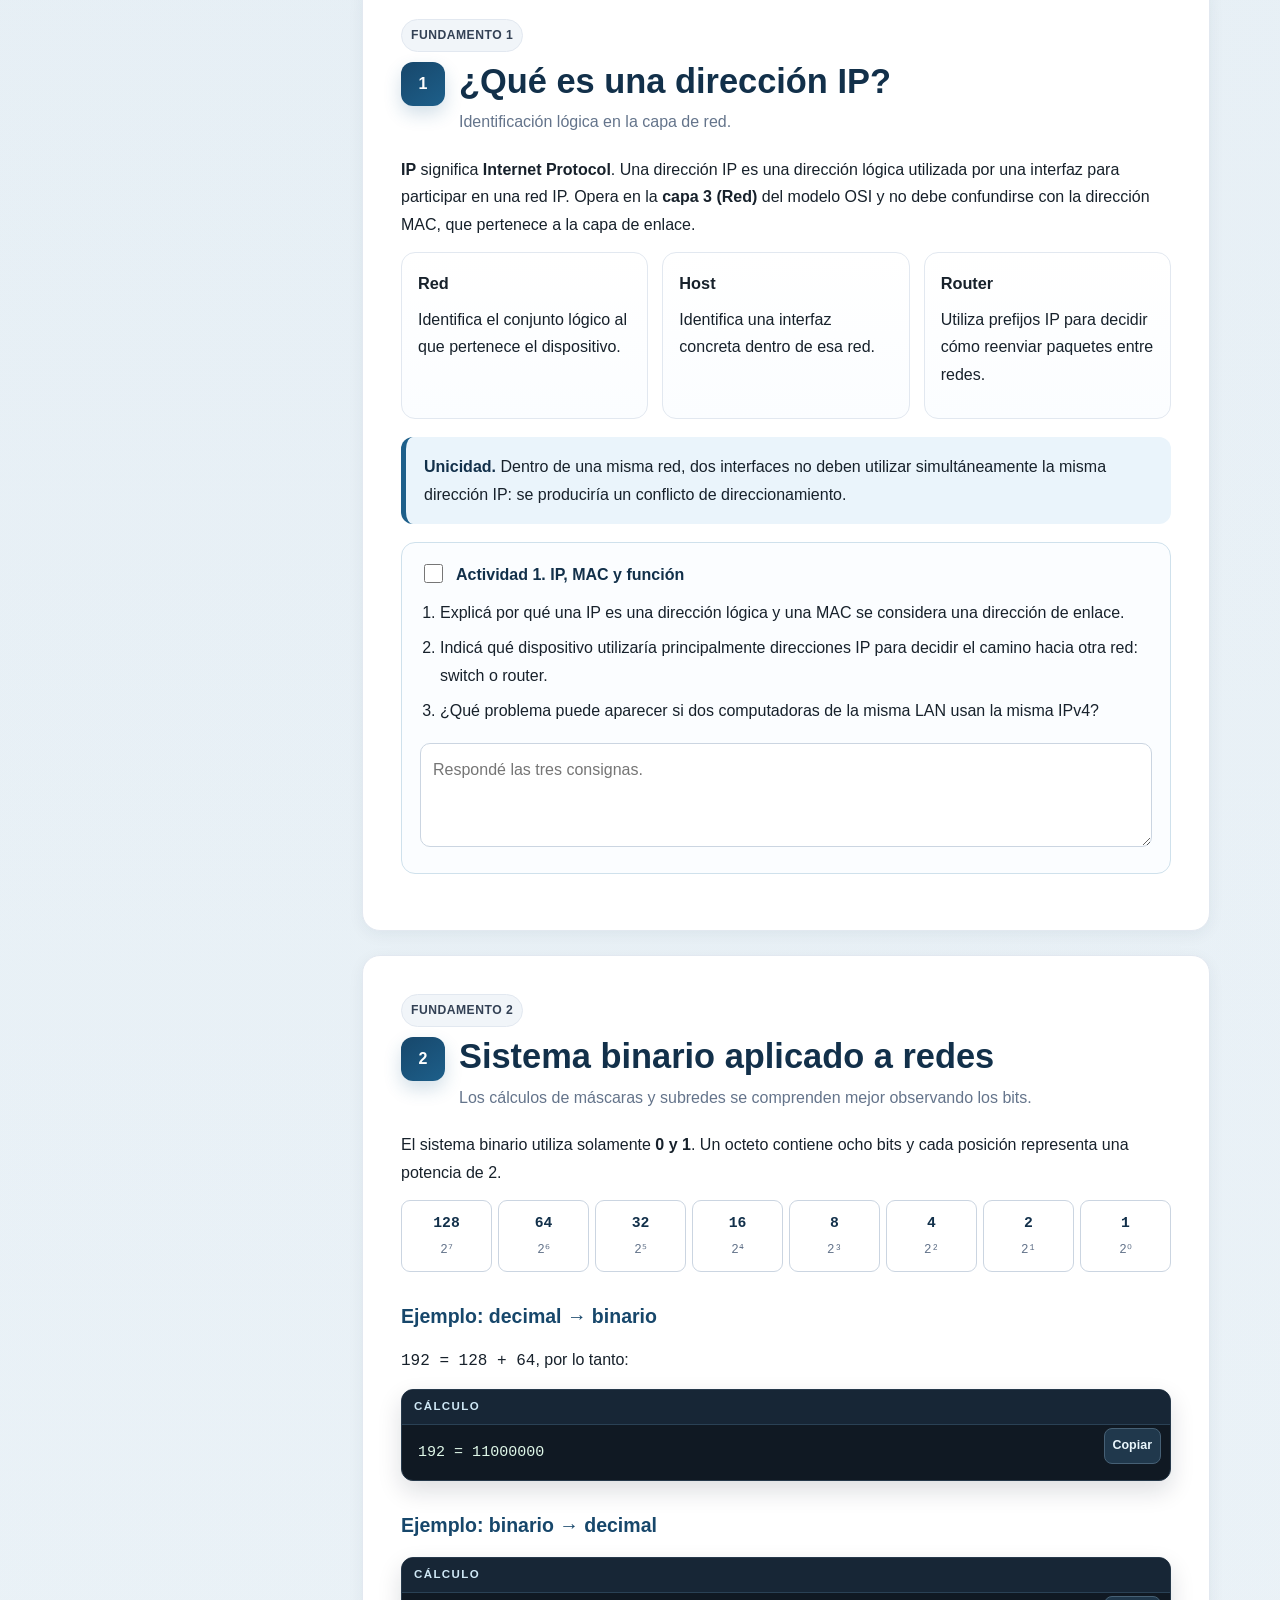
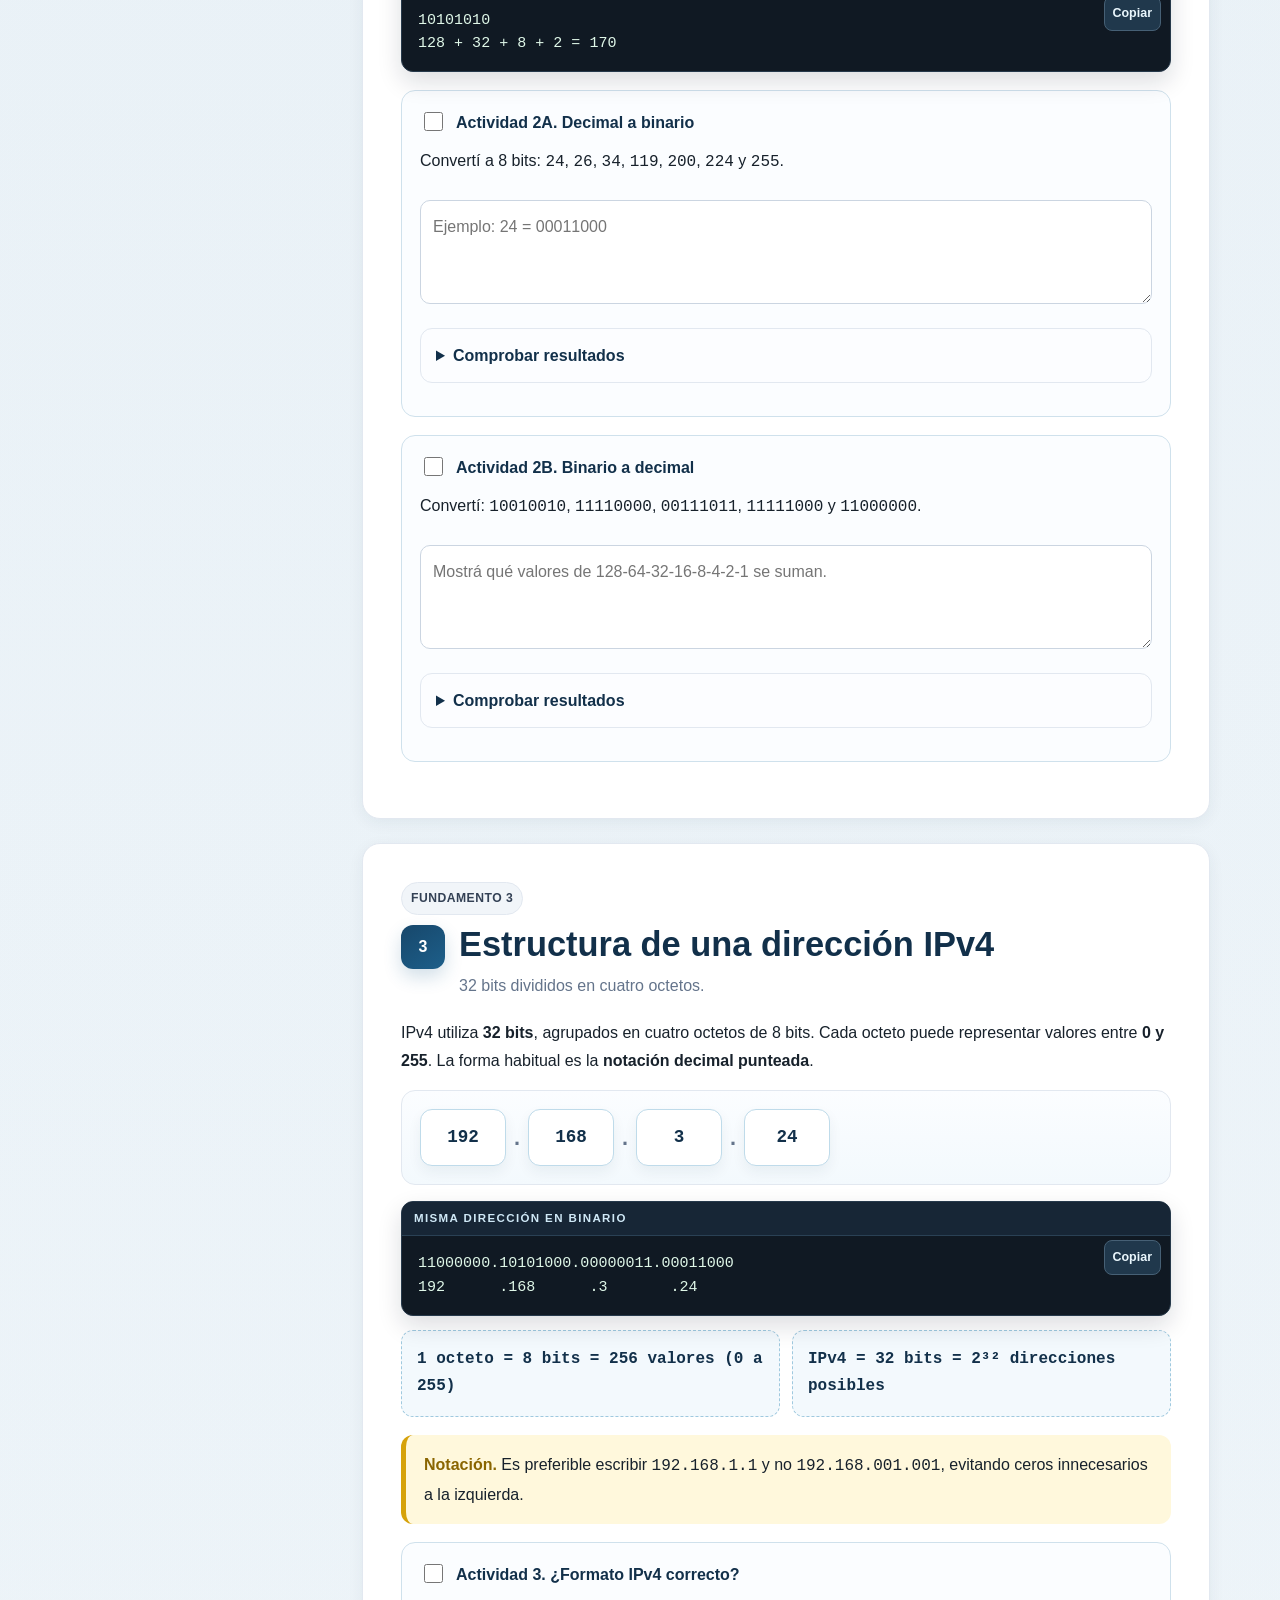
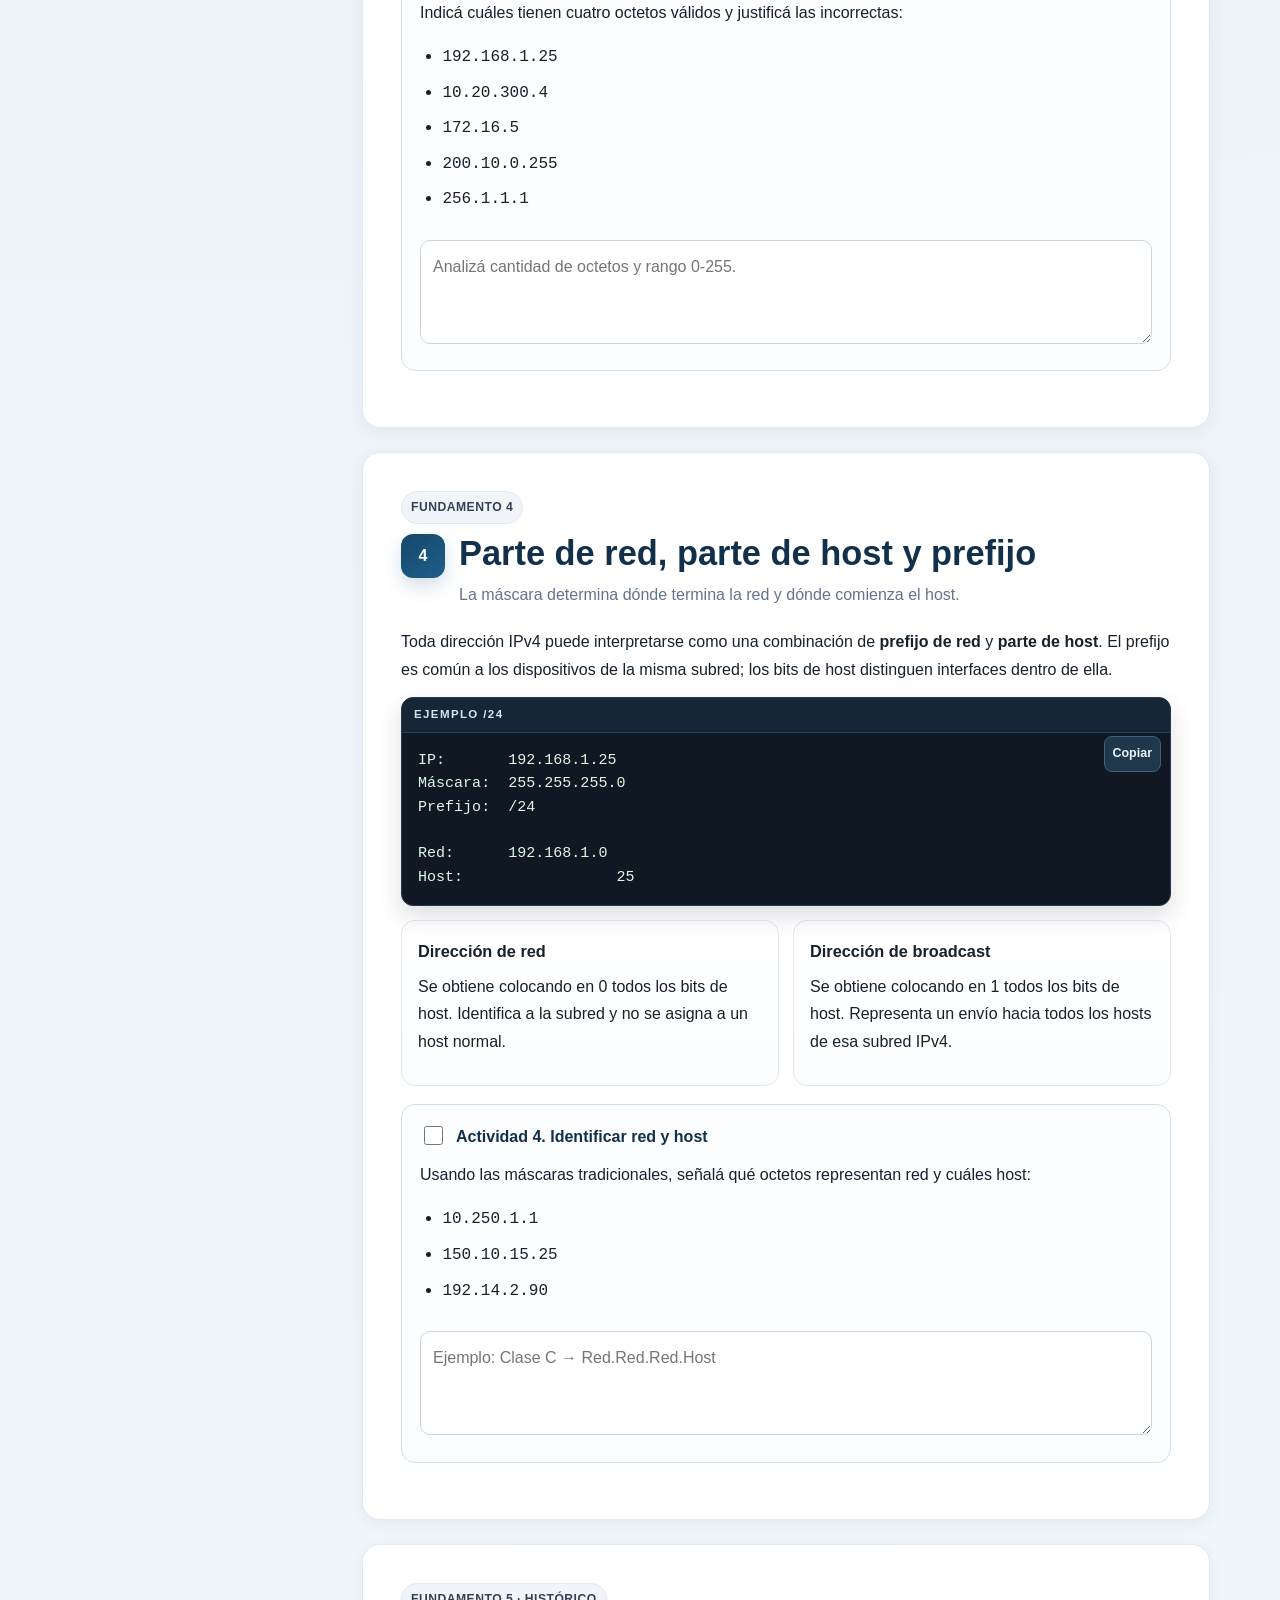
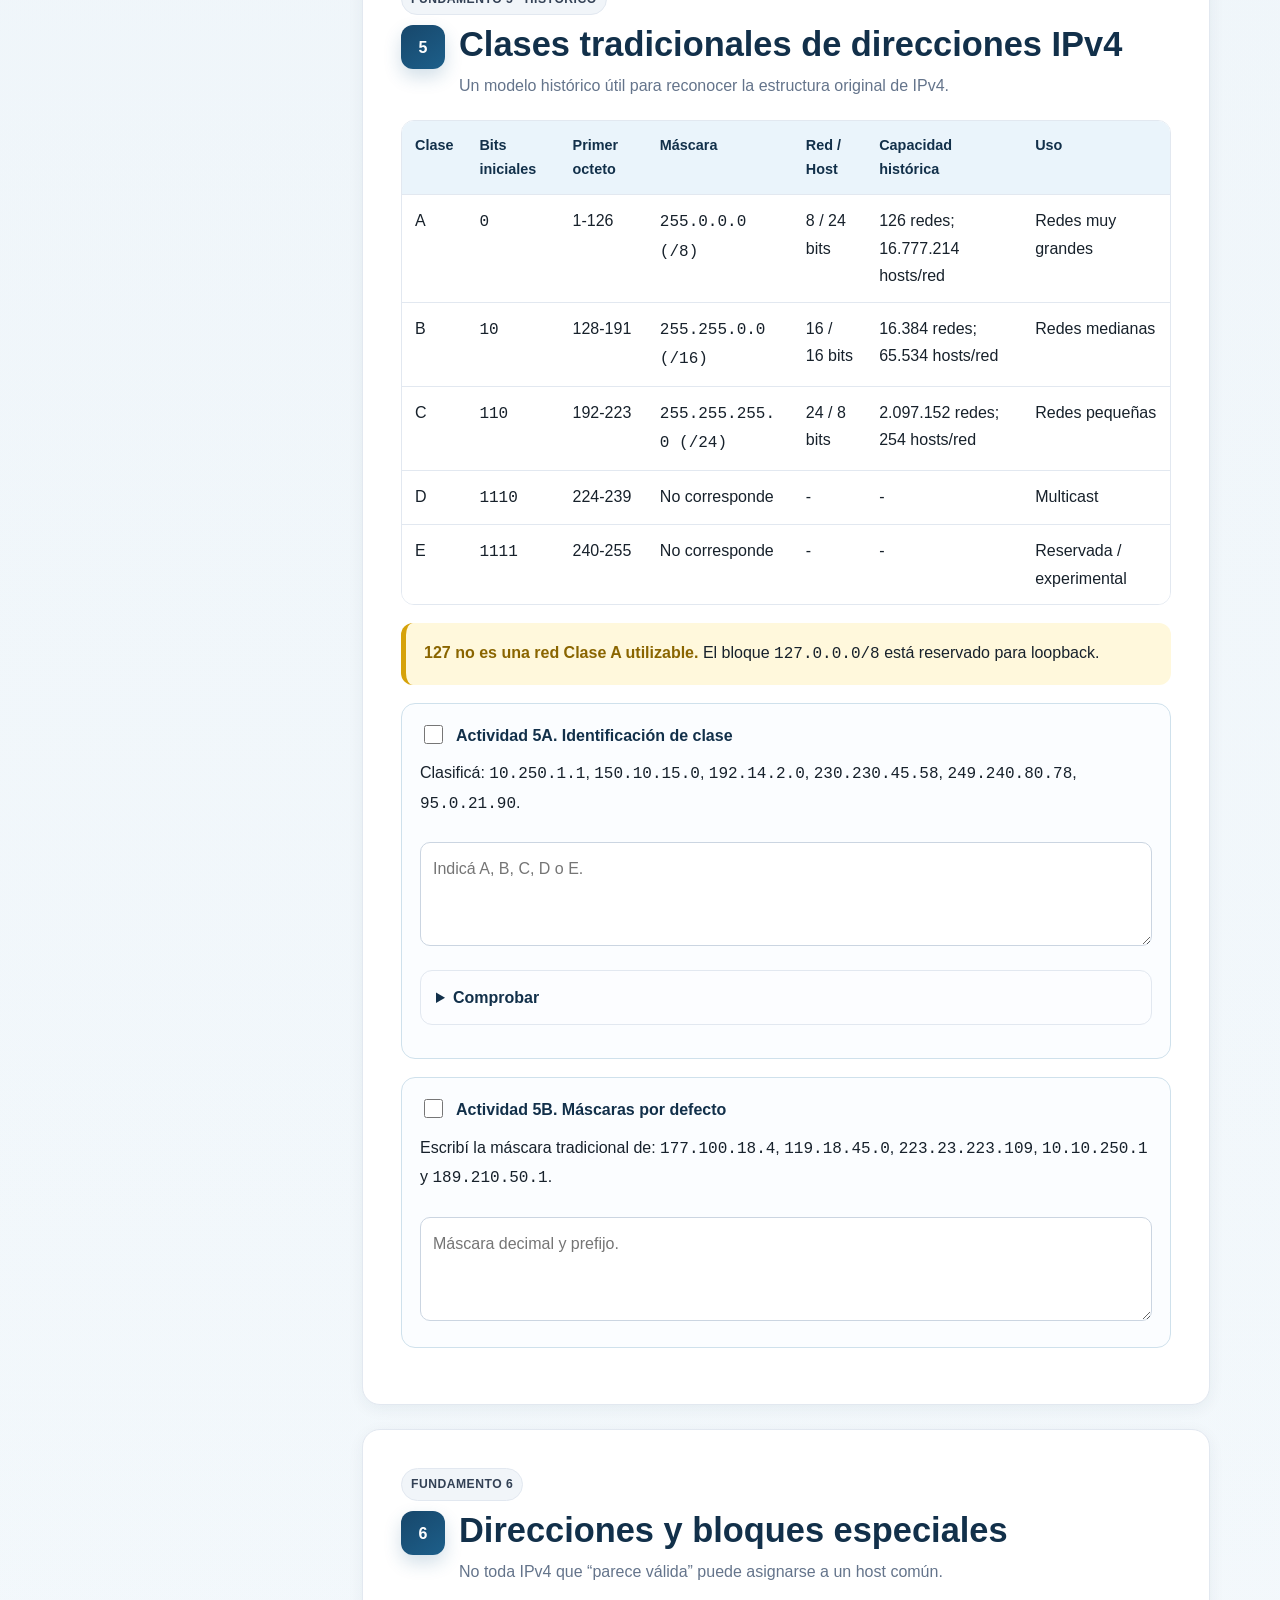
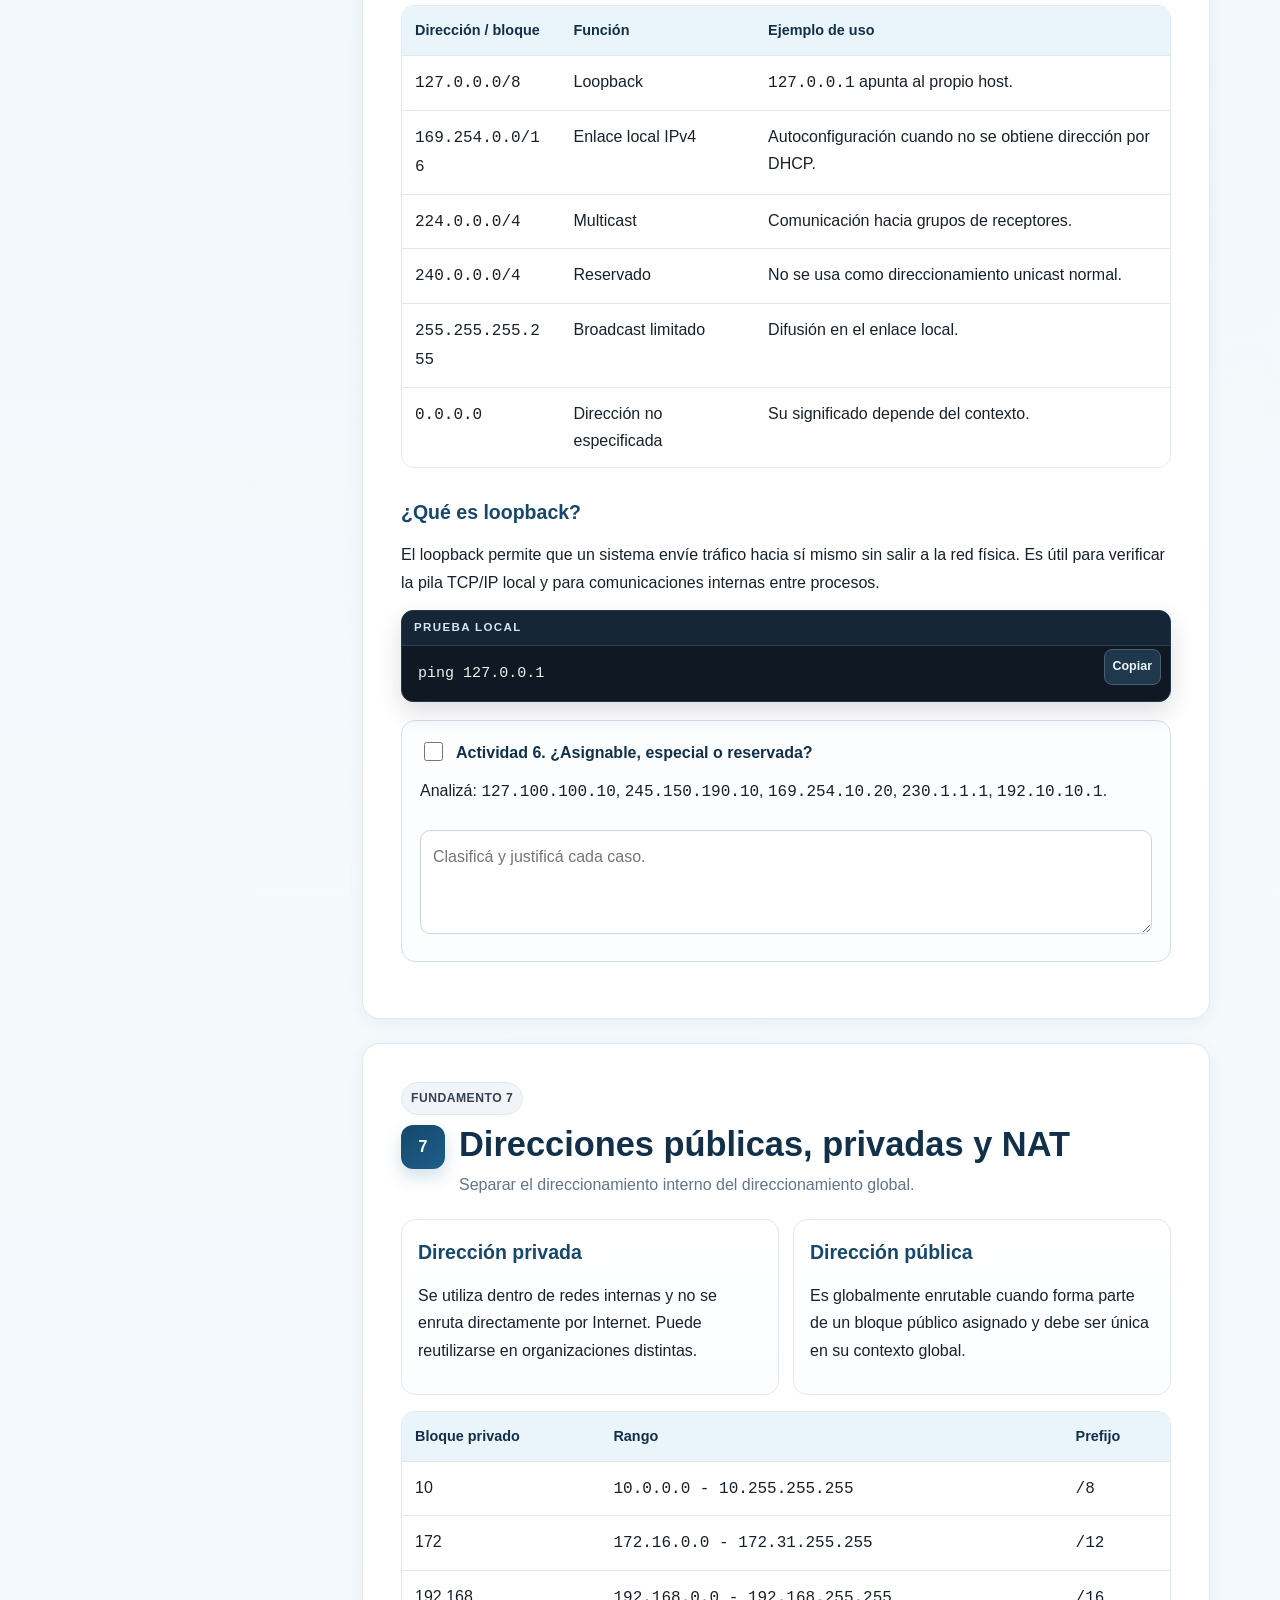
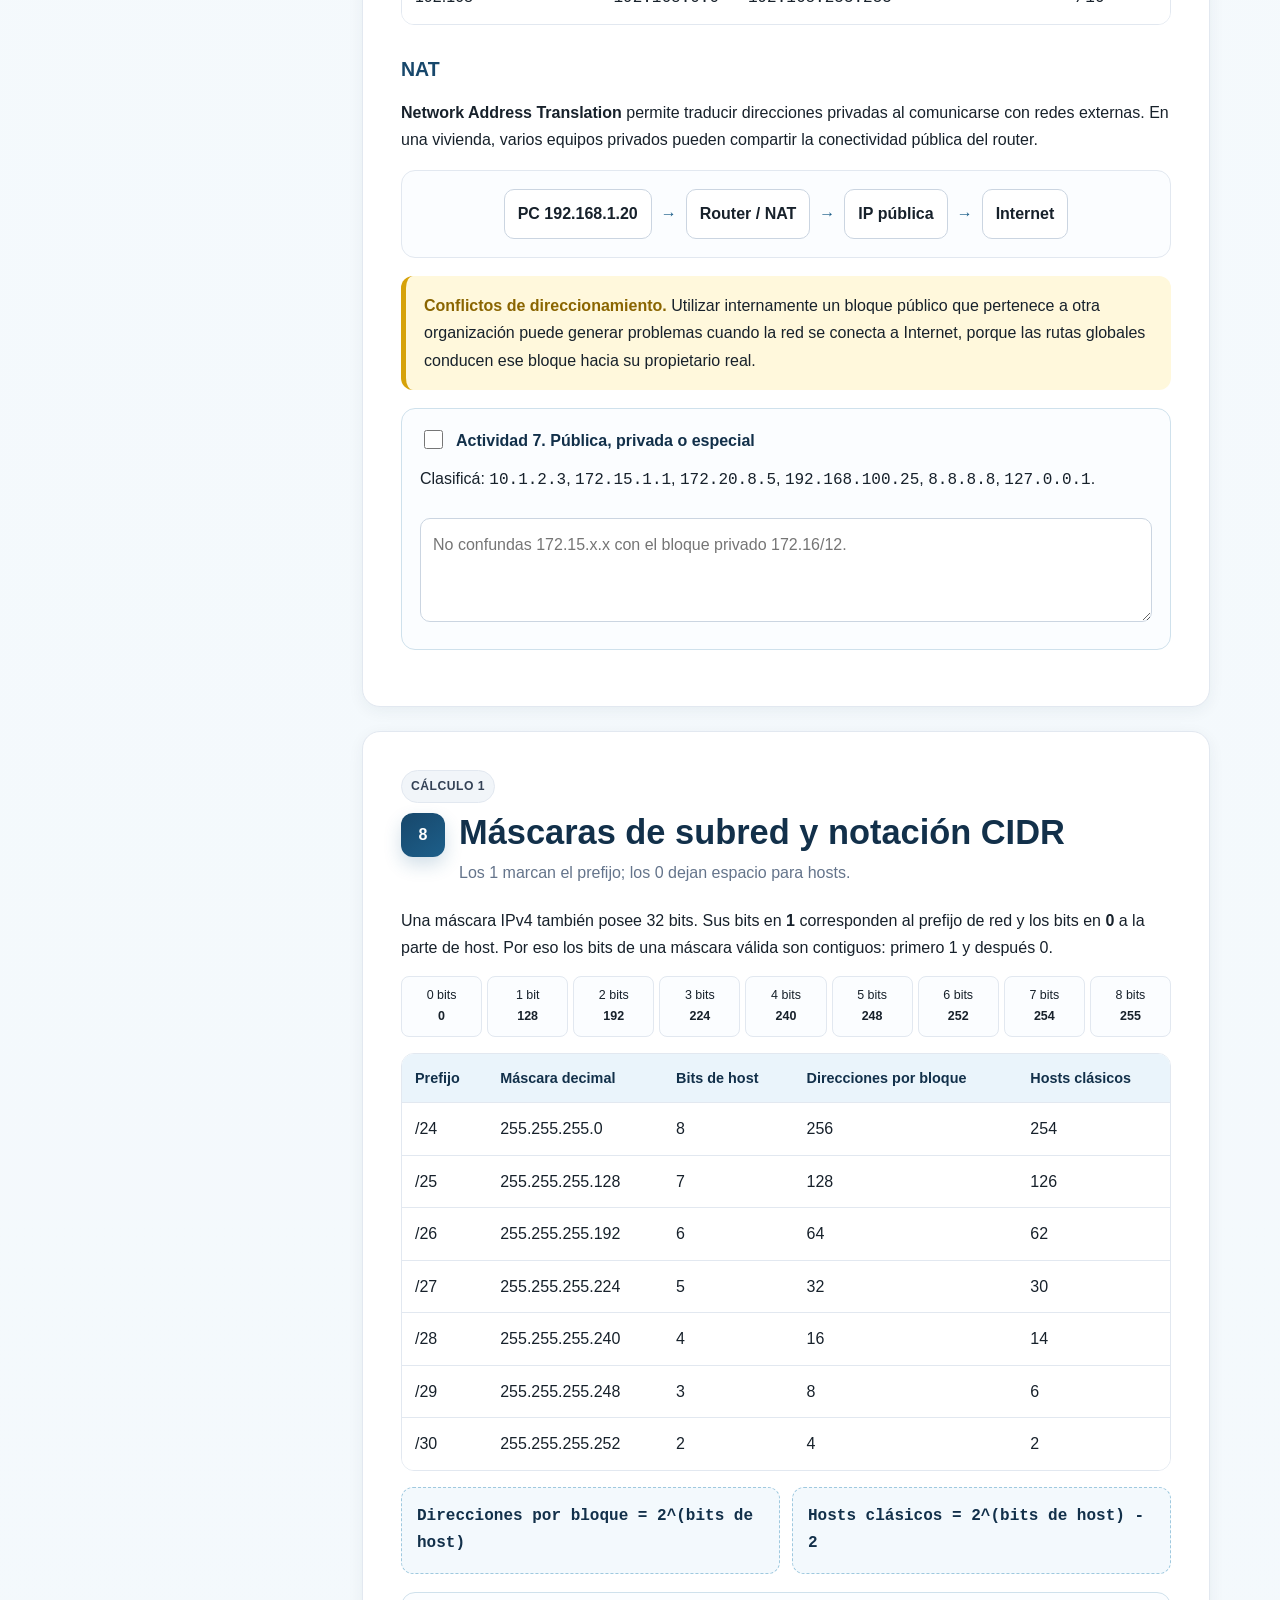
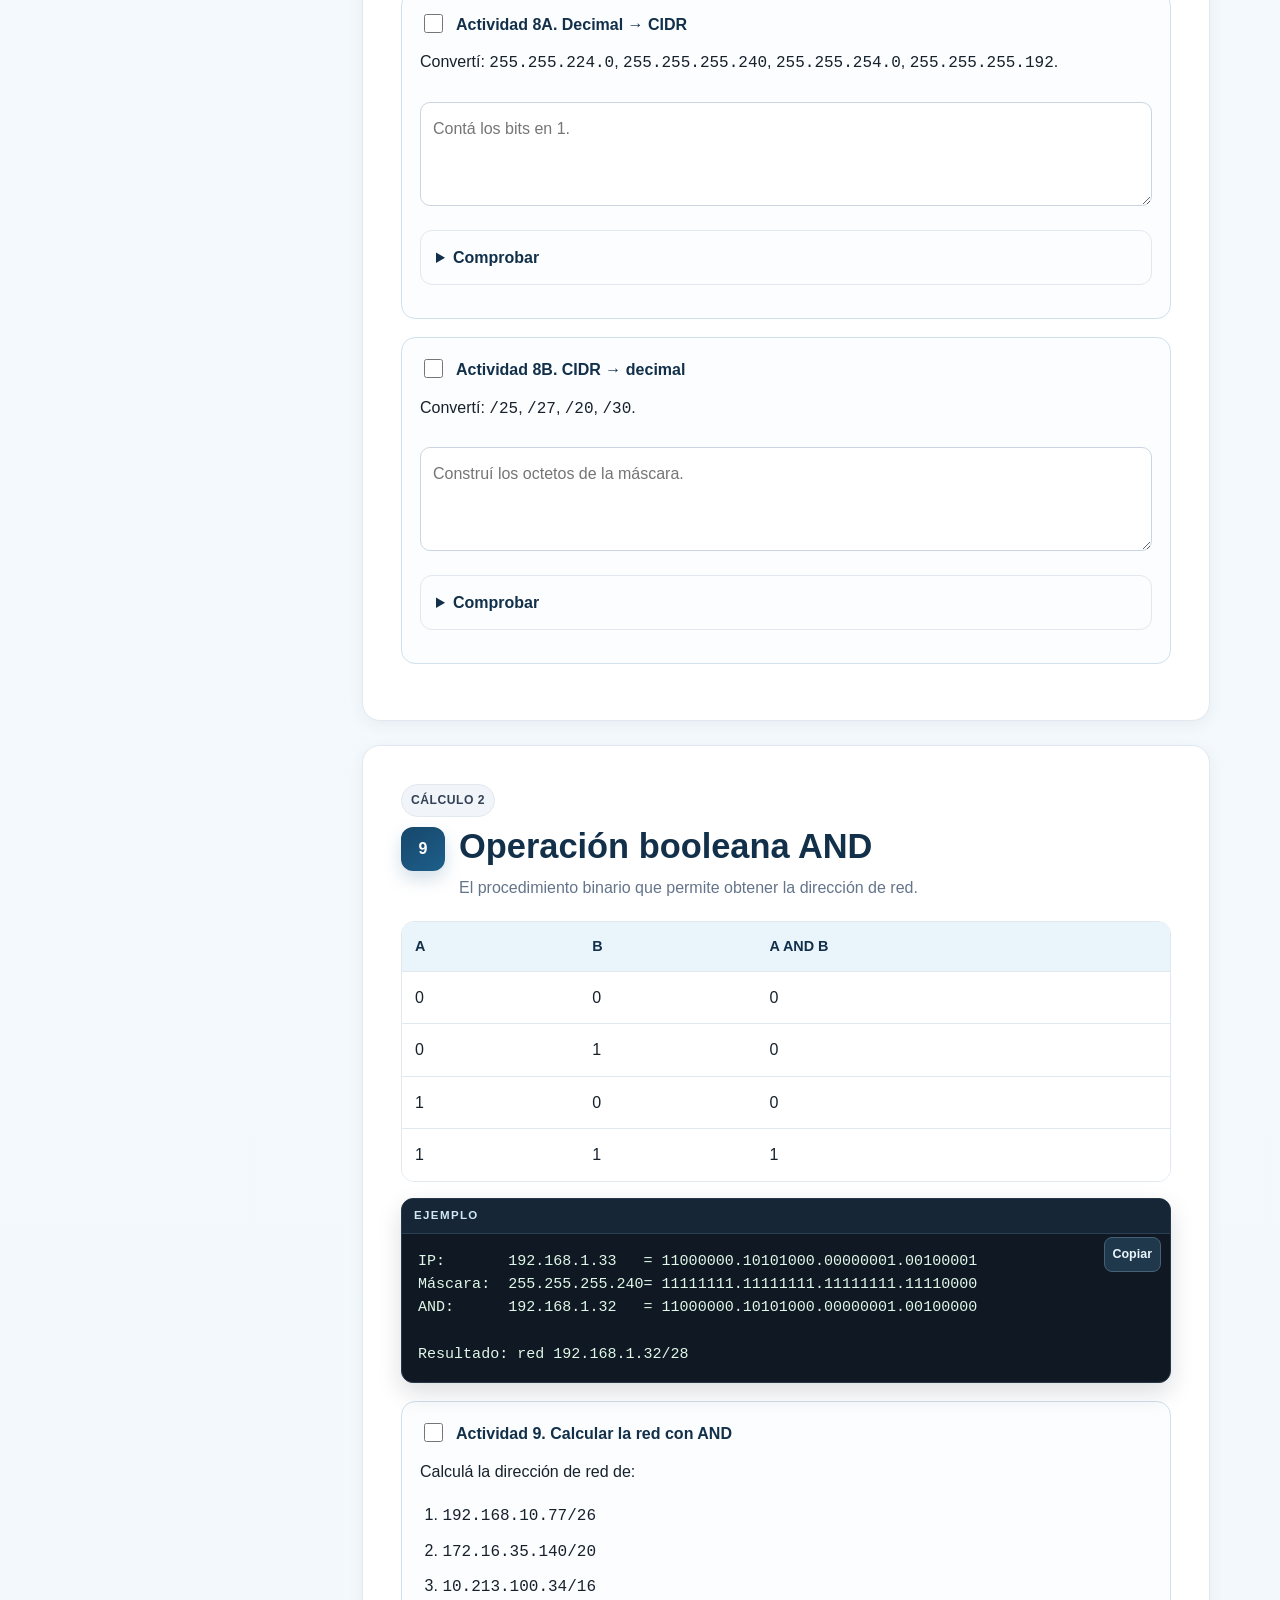
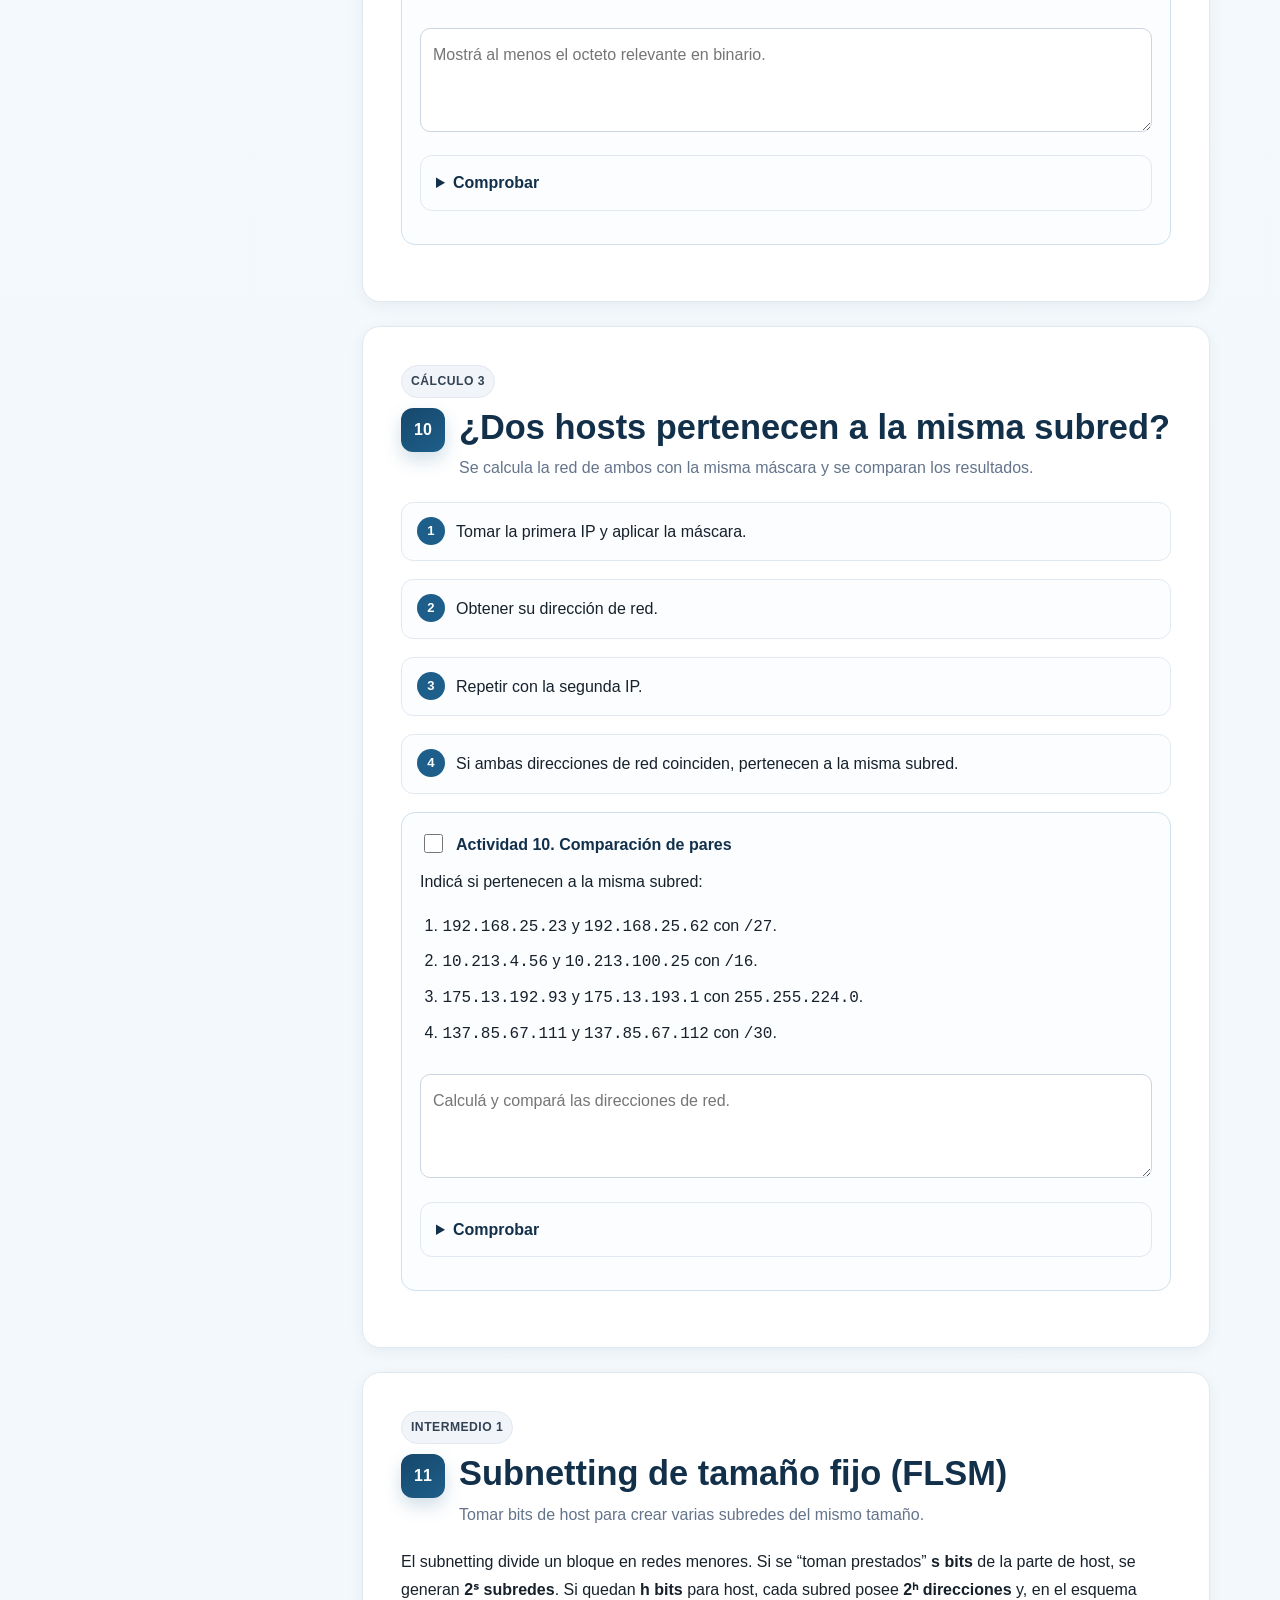
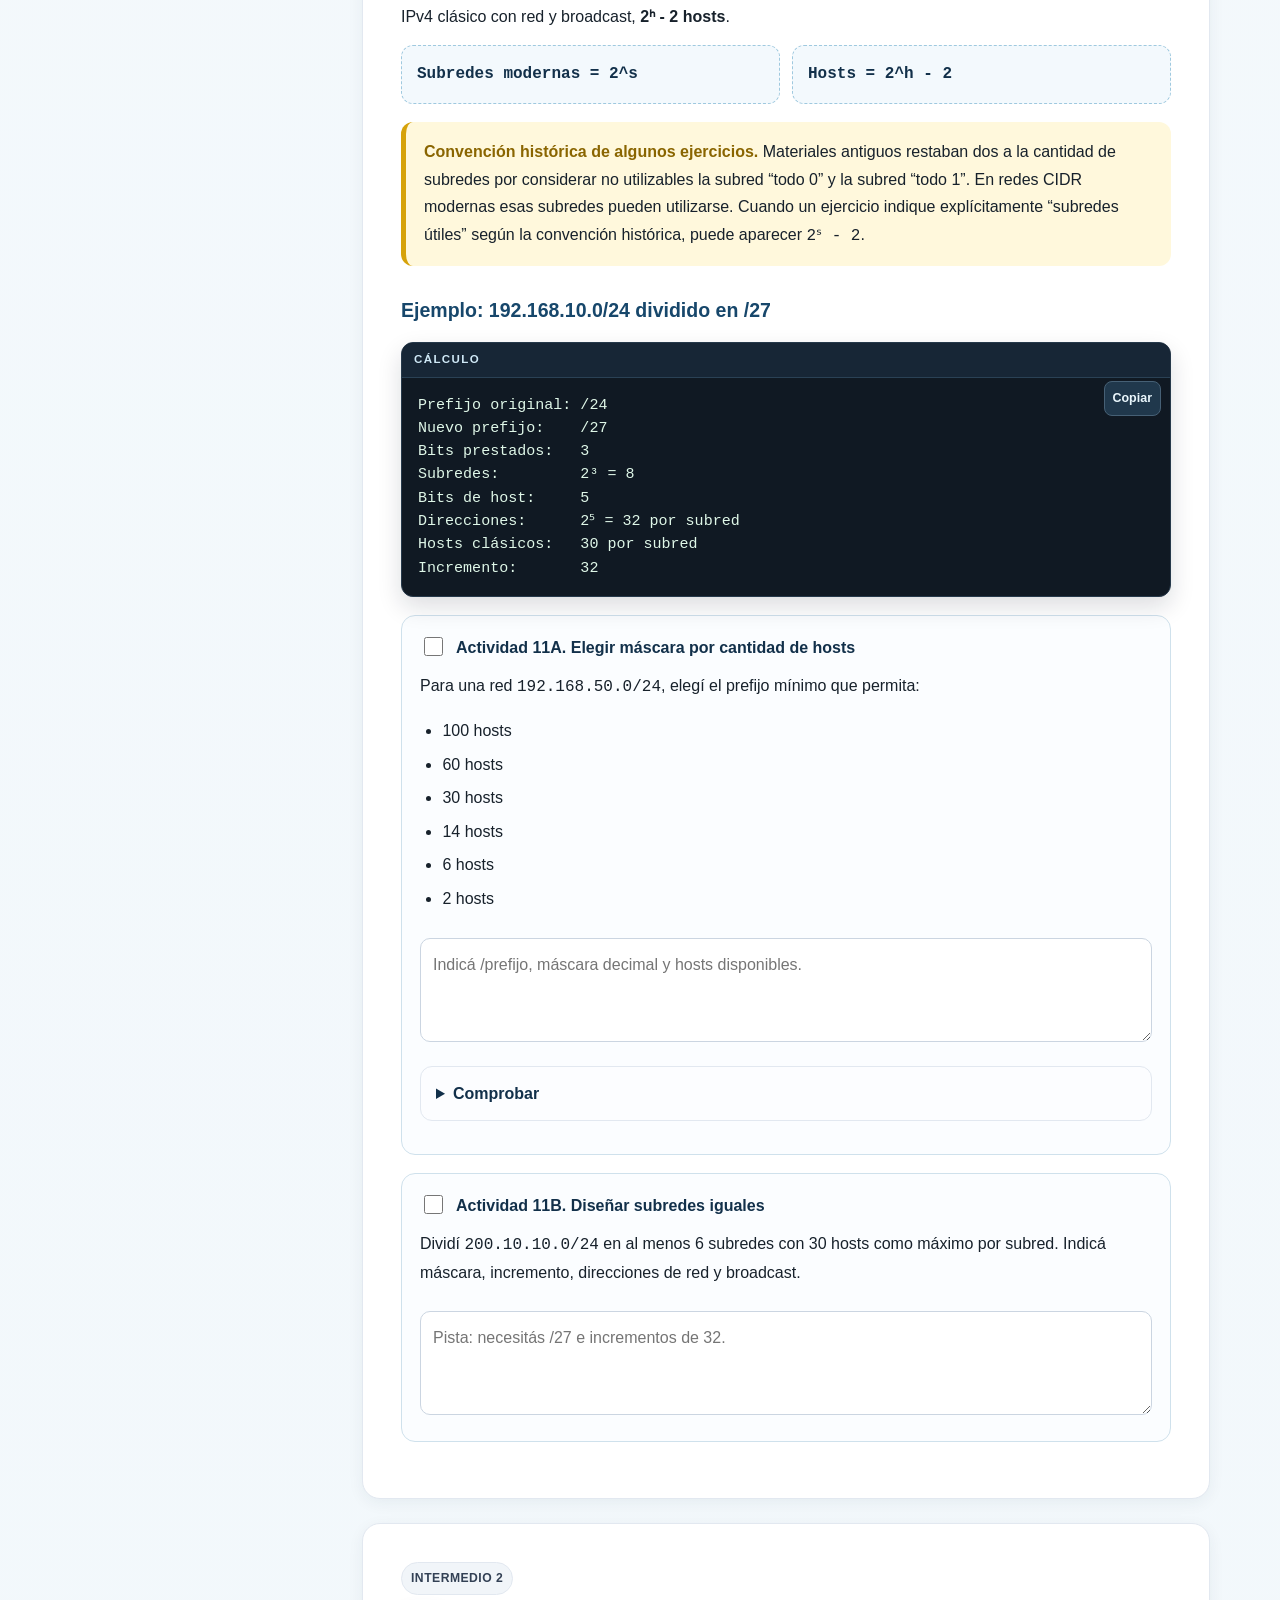
<file: clases/clase12.html>
<!DOCTYPE html>
<html lang="es">
<head>
  <meta charset="UTF-8">
  <meta name="viewport" content="width=device-width, initial-scale=1.0">
  <meta name="description" content="Clase 12 IP: direccionamiento IPv4 e IPv6, sistema binario, clases, máscaras, subredes, VLSM, CIDR, NAT, enrutamiento y ejercitación completa.">
  <title>Clase 12 - Direccionamiento IP, subredes y enrutamiento</title>

  <link rel="stylesheet" href="../style.css">
  <script src="../script.js" defer></script>
</head>

<body id="inicio" data-page="clase12">
  <a class="skip-link" href="#contenido">Ir al contenido principal</a>

  <nav class="site-nav" aria-label="Navegación general"><a class="volver" href="../index.html">Volver al índice</a></nav>
  <header class="hero">
    <div class="hero-inner">
      <p class="eyebrow">Redes de computadoras · Clase 12</p>
      <h1>Direccionamiento IP, subredes y enrutamiento</h1>
      <p>
        Clase integral para comprender el direccionamiento IPv4 desde sus fundamentos binarios hasta el diseño
        de subredes, VLSM, CIDR, sumarización de rutas y una introducción aplicada a IPv6.
        Cada núcleo conceptual incluye ejercitación específica y ejemplos resueltos.
      </p>
      <div class="hero-tags" aria-label="Temas principales">
        <span class="hero-tag">Sistema binario</span>
        <span class="hero-tag">IPv4</span>
        <span class="hero-tag">Clases A-E</span>
        <span class="hero-tag">Máscaras y CIDR</span>
        <span class="hero-tag">Subnetting</span>
        <span class="hero-tag">VLSM</span>
        <span class="hero-tag">NAT</span>
        <span class="hero-tag">Enrutamiento</span>
        <span class="hero-tag">IPv6</span>
      </div>
    </div>
  </header>

  <div class="toolbar-wrap">
    <div class="toolbar">
      <label class="search-box" aria-label="Buscar en el material">
        <span aria-hidden="true">Buscar</span>
        <input id="searchInput" type="search" placeholder="Ejemplo: /27, AND, broadcast, VLSM, IPv6">
      </label>
      <button class="btn btn-primary" id="exportBtn" type="button">Exportar respuestas</button>
      <button class="btn" id="printBtn" type="button">Imprimir</button>
    </div>
  </div>

  <div class="layout">
    <aside class="sidebar" aria-label="Índice del material">
      <h2>Recorrido de contenidos</h2>
      <nav>
        <a href="#presentacion">Presentación</a>
        <a href="#concepto-ip">1. Dirección IP y host</a>
        <a href="#binario">2. Sistema binario</a>
        <a href="#ipv4">3. Estructura de IPv4</a>
        <a href="#red-host">4. Red, host y prefijo</a>
        <a href="#clases">5. Clases A, B, C, D y E</a>
        <a href="#especiales">6. Direcciones especiales</a>
        <a href="#publica-privada">7. Públicas, privadas y NAT</a>
        <a href="#mascaras">8. Máscaras y CIDR</a>
        <a href="#and">9. Operación AND</a>
        <a href="#misma-red">10. ¿Misma subred?</a>
        <a href="#subnetting">11. Subnetting / FLSM</a>
        <a href="#rangos">12. Rangos de subred</a>
        <a href="#vlsm">13. VLSM</a>
        <a href="#cidr">14. CIDR y superredes</a>
        <a href="#routing">15. Tablas de enrutamiento</a>
        <a href="#sumarizacion">16. Sumarización de rutas</a>
        <a href="#servicios">17. Gateway, DHCP y DNS</a>
        <a href="#windows">18. Aplicación en Windows</a>
        <a href="#ipv6">19. Introducción a IPv6</a>
        <a href="#banco">20. Banco de ejercitación</a>
        <a href="#integrador">21. Desafío integrador</a>
        <a href="#cierre">22. Cierre y autoevaluación</a>
        <a href="#glosario">23. Glosario y fuentes</a>
      </nav>

      <div class="progress-card">
        <strong>Progreso de actividades</strong>
        <div class="progress-track">
          <progress class="progress-fill" id="progressFill" max="100" value="0" aria-labelledby="progressLabel"></progress>
        </div>
        <div class="progress-label" id="progressLabel" aria-live="polite">0 de 0 actividades completadas</div>
        <button class="btn reset-progress" id="resetBtn" type="button">Reiniciar progreso</button>
      </div>
    </aside>

    <main id="contenido" tabindex="-1">
      <div class="no-results" id="noResults" role="status" hidden>
        No se encontraron módulos que coincidan con la búsqueda.
      </div>

      <section class="module" id="presentacion" data-search="presentación objetivos recorrido ip subnetting vlsm cidr ipv6">
        <div class="module-header">
          <div class="module-number">0</div>
          <div>
            <h2>Presentación y objetivos</h2>
            <p class="module-subtitle">Del número binario a la planificación de redes y rutas.</p>
          </div>
        </div>

        <p>
          Una dirección IP no es solamente una secuencia de cuatro números. Es una herramienta de la capa de red
          que permite identificar interfaces, distinguir redes y hosts, calcular destinos locales, seleccionar
          puertas de enlace y construir esquemas de direccionamiento escalables.
        </p>

        <div class="objectives">
          <article class="mini-card">
            <h3>Al finalizar la clase podrás</h3>
            <ul>
              <li>convertir valores entre decimal y binario;</li>
              <li>interpretar direcciones IPv4 de 32 bits;</li>
              <li>identificar red, host, máscara, broadcast y rango asignable;</li>
              <li>reconocer clases y direcciones especiales;</li>
              <li>distinguir direcciones públicas y privadas;</li>
              <li>calcular subredes con FLSM y VLSM;</li>
              <li>interpretar prefijos CIDR y realizar agregación de rutas;</li>
              <li>leer tablas de enrutamiento y una configuración real de Windows;</li>
              <li>comprender la estructura básica de IPv6.</li>
            </ul>
          </article>
          <article class="mini-card">
            <h3>Criterio de integración</h3>
            <p>
              Los materiales combinan explicaciones actuales con ejercicios que utilizan convenciones históricas.
              En esta clase se conserva esa perspectiva histórica, pero los cálculos principales utilizan
              <strong>subnetting moderno</strong>: las subredes “todo ceros” y “todo unos” son utilizables.
            </p>
          </article>
        </div>

        <div class="callout warning">
          <strong>Importante.</strong>
          El direccionamiento por clases se estudia como fundamento histórico y pedagógico. En redes actuales,
          el tamaño de una red se expresa principalmente mediante prefijos CIDR, por ejemplo
          <code>192.168.10.0/24</code>, <code>10.0.0.0/20</code> o <code>172.16.4.0/22</code>.
        </div>
      </section>

      <section class="module" id="concepto-ip" data-search="ip internet protocol capa 3 lógica host interfaz mac">
        <div class="level-tag">Fundamento 1</div>
        <div class="module-header">
          <div class="module-number">1</div>
          <div>
            <h2>¿Qué es una dirección IP?</h2>
            <p class="module-subtitle">Identificación lógica en la capa de red.</p>
          </div>
        </div>

        <p>
          <strong>IP</strong> significa <strong>Internet Protocol</strong>. Una dirección IP es una dirección lógica
          utilizada por una interfaz para participar en una red IP. Opera en la <strong>capa 3 (Red)</strong> del modelo OSI
          y no debe confundirse con la dirección MAC, que pertenece a la capa de enlace.
        </p>

        <div class="three-col">
          <article class="mini-card"><h4>Red</h4><p>Identifica el conjunto lógico al que pertenece el dispositivo.</p></article>
          <article class="mini-card"><h4>Host</h4><p>Identifica una interfaz concreta dentro de esa red.</p></article>
          <article class="mini-card"><h4>Router</h4><p>Utiliza prefijos IP para decidir cómo reenviar paquetes entre redes.</p></article>
        </div>

        <div class="callout">
          <strong>Unicidad.</strong>
          Dentro de una misma red, dos interfaces no deben utilizar simultáneamente la misma dirección IP:
          se produciría un conflicto de direccionamiento.
        </div>

        <div class="activity">
          <div class="activity-title">
            <input type="checkbox" id="act-1" data-task>
            <label for="act-1">Actividad 1. IP, MAC y función</label>
          </div>
          <ol class="exercise-list">
            <li>Explicá por qué una IP es una dirección lógica y una MAC se considera una dirección de enlace.</li>
            <li>Indicá qué dispositivo utilizaría principalmente direcciones IP para decidir el camino hacia otra red: switch o router.</li>
            <li>¿Qué problema puede aparecer si dos computadoras de la misma LAN usan la misma IPv4?</li>
          </ol>
          <textarea class="response" data-response="act-1" placeholder="Respondé las tres consignas." aria-label="Respondé las tres consignas."></textarea>
        </div>
      </section>

      <section class="module" id="binario" data-search="binario decimal conversión 128 64 32 16 8 4 2 1">
        <div class="level-tag">Fundamento 2</div>
        <div class="module-header">
          <div class="module-number">2</div>
          <div>
            <h2>Sistema binario aplicado a redes</h2>
            <p class="module-subtitle">Los cálculos de máscaras y subredes se comprenden mejor observando los bits.</p>
          </div>
        </div>

        <p>
          El sistema binario utiliza solamente <strong>0 y 1</strong>. Un octeto contiene ocho bits y cada posición
          representa una potencia de 2.
        </p>

        <div class="weights">
          <div class="weight"><strong>128</strong><span>2⁷</span></div>
          <div class="weight"><strong>64</strong><span>2⁶</span></div>
          <div class="weight"><strong>32</strong><span>2⁵</span></div>
          <div class="weight"><strong>16</strong><span>2⁴</span></div>
          <div class="weight"><strong>8</strong><span>2³</span></div>
          <div class="weight"><strong>4</strong><span>2²</span></div>
          <div class="weight"><strong>2</strong><span>2¹</span></div>
          <div class="weight"><strong>1</strong><span>2⁰</span></div>
        </div>

        <h3>Ejemplo: decimal → binario</h3>
        <p><code>192 = 128 + 64</code>, por lo tanto:</p>
        <div class="command-block" data-label="CÁLCULO">
          <pre><code>192 = 11000000</code></pre>
        </div>

        <h3>Ejemplo: binario → decimal</h3>
        <div class="command-block" data-label="CÁLCULO">
          <pre><code>10101010
128 + 32 + 8 + 2 = 170</code></pre>
        </div>

        <div class="activity">
          <div class="activity-title">
            <input type="checkbox" id="act-2a" data-task>
            <label for="act-2a">Actividad 2A. Decimal a binario</label>
          </div>
          <p>Convertí a 8 bits: <code>24</code>, <code>26</code>, <code>34</code>, <code>119</code>, <code>200</code>, <code>224</code> y <code>255</code>.</p>
          <textarea class="response" data-response="act-2a" placeholder="Ejemplo: 24 = 00011000" aria-label="Ejemplo: 24 = 00011000"></textarea>
          <details><summary>Comprobar resultados</summary><div class="solution">
            24=00011000 · 26=00011010 · 34=00100010 · 119=01110111 ·
            200=11001000 · 224=11100000 · 255=11111111.
          </div></details>
        </div>

        <div class="activity">
          <div class="activity-title">
            <input type="checkbox" id="act-2b" data-task>
            <label for="act-2b">Actividad 2B. Binario a decimal</label>
          </div>
          <p>Convertí: <code>10010010</code>, <code>11110000</code>, <code>00111011</code>, <code>11111000</code> y <code>11000000</code>.</p>
          <textarea class="response" data-response="act-2b" placeholder="Mostrá qué valores de 128-64-32-16-8-4-2-1 se suman." aria-label="Mostrá qué valores de 128-64-32-16-8-4-2-1 se suman."></textarea>
          <details><summary>Comprobar resultados</summary><div class="solution">
            146 · 240 · 59 · 248 · 192.
          </div></details>
        </div>
      </section>

      <section class="module" id="ipv4" data-search="ipv4 32 bits octetos decimal punteada 0 255 formato">
        <div class="level-tag">Fundamento 3</div>
        <div class="module-header">
          <div class="module-number">3</div>
          <div>
            <h2>Estructura de una dirección IPv4</h2>
            <p class="module-subtitle">32 bits divididos en cuatro octetos.</p>
          </div>
        </div>

        <p>
          IPv4 utiliza <strong>32 bits</strong>, agrupados en cuatro octetos de 8 bits. Cada octeto puede representar
          valores entre <strong>0 y 255</strong>. La forma habitual es la <strong>notación decimal punteada</strong>.
        </p>

        <div class="ip-demo">
          <span class="octet">192</span><span class="dot">.</span>
          <span class="octet">168</span><span class="dot">.</span>
          <span class="octet">3</span><span class="dot">.</span>
          <span class="octet">24</span>
        </div>

        <div class="command-block" data-label="MISMA DIRECCIÓN EN BINARIO">
          <pre><code>11000000.10101000.00000011.00011000
192      .168      .3       .24</code></pre>
        </div>

        <div class="formula-grid">
          <div class="formula-card">1 octeto = 8 bits = 256 valores (0 a 255)</div>
          <div class="formula-card">IPv4 = 32 bits = 2³² direcciones posibles</div>
        </div>

        <div class="callout warning">
          <strong>Notación.</strong>
          Es preferible escribir <code>192.168.1.1</code> y no <code>192.168.001.001</code>,
          evitando ceros innecesarios a la izquierda.
        </div>

        <div class="activity">
          <div class="activity-title">
            <input type="checkbox" id="act-3" data-task>
            <label for="act-3">Actividad 3. ¿Formato IPv4 correcto?</label>
          </div>
          <p>Indicá cuáles tienen cuatro octetos válidos y justificá las incorrectas:</p>
          <ul>
            <li><code>192.168.1.25</code></li>
            <li><code>10.20.300.4</code></li>
            <li><code>172.16.5</code></li>
            <li><code>200.10.0.255</code></li>
            <li><code>256.1.1.1</code></li>
          </ul>
          <textarea class="response" data-response="act-3" placeholder="Analizá cantidad de octetos y rango 0-255." aria-label="Analizá cantidad de octetos y rango 0-255."></textarea>
        </div>
      </section>

      <section class="module" id="red-host" data-search="red host prefijo máscara network broadcast">
        <div class="level-tag">Fundamento 4</div>
        <div class="module-header">
          <div class="module-number">4</div>
          <div>
            <h2>Parte de red, parte de host y prefijo</h2>
            <p class="module-subtitle">La máscara determina dónde termina la red y dónde comienza el host.</p>
          </div>
        </div>

        <p>
          Toda dirección IPv4 puede interpretarse como una combinación de <strong>prefijo de red</strong> y
          <strong>parte de host</strong>. El prefijo es común a los dispositivos de la misma subred;
          los bits de host distinguen interfaces dentro de ella.
        </p>

        <div class="command-block" data-label="EJEMPLO /24">
          <pre><code>IP:       192.168.1.25
Máscara:  255.255.255.0
Prefijo:  /24

Red:      192.168.1.0
Host:                 25</code></pre>
        </div>

        <div class="two-col">
          <article class="mini-card">
            <h4>Dirección de red</h4>
            <p>Se obtiene colocando en 0 todos los bits de host. Identifica a la subred y no se asigna a un host normal.</p>
          </article>
          <article class="mini-card">
            <h4>Dirección de broadcast</h4>
            <p>Se obtiene colocando en 1 todos los bits de host. Representa un envío hacia todos los hosts de esa subred IPv4.</p>
          </article>
        </div>

        <div class="activity">
          <div class="activity-title">
            <input type="checkbox" id="act-4" data-task>
            <label for="act-4">Actividad 4. Identificar red y host</label>
          </div>
          <p>Usando las máscaras tradicionales, señalá qué octetos representan red y cuáles host:</p>
          <ul>
            <li><code>10.250.1.1</code></li>
            <li><code>150.10.15.25</code></li>
            <li><code>192.14.2.90</code></li>
          </ul>
          <textarea class="response" data-response="act-4" placeholder="Ejemplo: Clase C → Red.Red.Red.Host" aria-label="Ejemplo: Clase C → Red.Red.Red.Host"></textarea>
        </div>
      </section>

      <section class="module" id="clases" data-search="clase a b c d e rango mascara redes hosts multicast experimental">
        <div class="level-tag">Fundamento 5 · Histórico</div>
        <div class="module-header">
          <div class="module-number">5</div>
          <div>
            <h2>Clases tradicionales de direcciones IPv4</h2>
            <p class="module-subtitle">Un modelo histórico útil para reconocer la estructura original de IPv4.</p>
          </div>
        </div>

        <div class="table-wrap">
          <div class="table-scroll" role="region" aria-label="Tabla de datos" tabindex="0">
<table>
            <thead>
              <tr>
                <th>Clase</th><th>Bits iniciales</th><th>Primer octeto</th><th>Máscara</th>
                <th>Red / Host</th><th>Capacidad histórica</th><th>Uso</th>
              </tr>
            </thead>
            <tbody>
              <tr><td>A</td><td><code>0</code></td><td>1-126</td><td><code>255.0.0.0 (/8)</code></td><td>8 / 24 bits</td><td>126 redes; 16.777.214 hosts/red</td><td>Redes muy grandes</td></tr>
              <tr><td>B</td><td><code>10</code></td><td>128-191</td><td><code>255.255.0.0 (/16)</code></td><td>16 / 16 bits</td><td>16.384 redes; 65.534 hosts/red</td><td>Redes medianas</td></tr>
              <tr><td>C</td><td><code>110</code></td><td>192-223</td><td><code>255.255.255.0 (/24)</code></td><td>24 / 8 bits</td><td>2.097.152 redes; 254 hosts/red</td><td>Redes pequeñas</td></tr>
              <tr><td>D</td><td><code>1110</code></td><td>224-239</td><td>No corresponde</td><td>-</td><td>-</td><td>Multicast</td></tr>
              <tr><td>E</td><td><code>1111</code></td><td>240-255</td><td>No corresponde</td><td>-</td><td>-</td><td>Reservada / experimental</td></tr>
            </tbody>
          </table>
</div>
        </div>

        <div class="callout warning">
          <strong>127 no es una red Clase A utilizable.</strong>
          El bloque <code>127.0.0.0/8</code> está reservado para loopback.
        </div>

        <div class="activity">
          <div class="activity-title">
            <input type="checkbox" id="act-5a" data-task>
            <label for="act-5a">Actividad 5A. Identificación de clase</label>
          </div>
          <p>Clasificá: <code>10.250.1.1</code>, <code>150.10.15.0</code>, <code>192.14.2.0</code>,
            <code>230.230.45.58</code>, <code>249.240.80.78</code>, <code>95.0.21.90</code>.</p>
          <textarea class="response" data-response="act-5a" placeholder="Indicá A, B, C, D o E." aria-label="Indicá A, B, C, D o E."></textarea>
          <details><summary>Comprobar</summary><div class="solution">A · B · C · D · E · A.</div></details>
        </div>

        <div class="activity">
          <div class="activity-title">
            <input type="checkbox" id="act-5b" data-task>
            <label for="act-5b">Actividad 5B. Máscaras por defecto</label>
          </div>
          <p>Escribí la máscara tradicional de: <code>177.100.18.4</code>, <code>119.18.45.0</code>,
            <code>223.23.223.109</code>, <code>10.10.250.1</code> y <code>189.210.50.1</code>.</p>
          <textarea class="response" data-response="act-5b" placeholder="Máscara decimal y prefijo." aria-label="Máscara decimal y prefijo."></textarea>
        </div>
      </section>

      <section class="module" id="especiales" data-search="loopback 127 apipa 169.254 broadcast 255 multicast 224 experimental 240 0.0.0.0">
        <div class="level-tag">Fundamento 6</div>
        <div class="module-header">
          <div class="module-number">6</div>
          <div>
            <h2>Direcciones y bloques especiales</h2>
            <p class="module-subtitle">No toda IPv4 que “parece válida” puede asignarse a un host común.</p>
          </div>
        </div>

        <div class="table-wrap">
          <div class="table-scroll" role="region" aria-label="Tabla de datos" tabindex="0">
<table>
            <thead><tr><th>Dirección / bloque</th><th>Función</th><th>Ejemplo de uso</th></tr></thead>
            <tbody>
              <tr><td><code>127.0.0.0/8</code></td><td>Loopback</td><td><code>127.0.0.1</code> apunta al propio host.</td></tr>
              <tr><td><code>169.254.0.0/16</code></td><td>Enlace local IPv4</td><td>Autoconfiguración cuando no se obtiene dirección por DHCP.</td></tr>
              <tr><td><code>224.0.0.0/4</code></td><td>Multicast</td><td>Comunicación hacia grupos de receptores.</td></tr>
              <tr><td><code>240.0.0.0/4</code></td><td>Reservado</td><td>No se usa como direccionamiento unicast normal.</td></tr>
              <tr><td><code>255.255.255.255</code></td><td>Broadcast limitado</td><td>Difusión en el enlace local.</td></tr>
              <tr><td><code>0.0.0.0</code></td><td>Dirección no especificada</td><td>Su significado depende del contexto.</td></tr>
            </tbody>
          </table>
</div>
        </div>

        <h3>¿Qué es loopback?</h3>
        <p>
          El loopback permite que un sistema envíe tráfico hacia sí mismo sin salir a la red física.
          Es útil para verificar la pila TCP/IP local y para comunicaciones internas entre procesos.
        </p>

        <div class="command-block" data-label="PRUEBA LOCAL">
          <pre><code>ping 127.0.0.1</code></pre>
        </div>

        <div class="activity">
          <div class="activity-title">
            <input type="checkbox" id="act-6" data-task>
            <label for="act-6">Actividad 6. ¿Asignable, especial o reservada?</label>
          </div>
          <p>Analizá: <code>127.100.100.10</code>, <code>245.150.190.10</code>, <code>169.254.10.20</code>,
            <code>230.1.1.1</code>, <code>192.10.10.1</code>.</p>
          <textarea class="response" data-response="act-6" placeholder="Clasificá y justificá cada caso." aria-label="Clasificá y justificá cada caso."></textarea>
        </div>
      </section>

      <section class="module" id="publica-privada" data-search="publica privada rfc1918 nat internet 10 172.16 192.168">
        <div class="level-tag">Fundamento 7</div>
        <div class="module-header">
          <div class="module-number">7</div>
          <div>
            <h2>Direcciones públicas, privadas y NAT</h2>
            <p class="module-subtitle">Separar el direccionamiento interno del direccionamiento global.</p>
          </div>
        </div>

        <div class="two-col">
          <article class="mini-card">
            <h3>Dirección privada</h3>
            <p>Se utiliza dentro de redes internas y no se enruta directamente por Internet. Puede reutilizarse en organizaciones distintas.</p>
          </article>
          <article class="mini-card">
            <h3>Dirección pública</h3>
            <p>Es globalmente enrutable cuando forma parte de un bloque público asignado y debe ser única en su contexto global.</p>
          </article>
        </div>

        <div class="table-wrap">
          <div class="table-scroll" role="region" aria-label="Tabla de datos" tabindex="0">
<table>
            <thead><tr><th>Bloque privado</th><th>Rango</th><th>Prefijo</th></tr></thead>
            <tbody>
              <tr><td>10</td><td><code>10.0.0.0 - 10.255.255.255</code></td><td><code>/8</code></td></tr>
              <tr><td>172</td><td><code>172.16.0.0 - 172.31.255.255</code></td><td><code>/12</code></td></tr>
              <tr><td>192.168</td><td><code>192.168.0.0 - 192.168.255.255</code></td><td><code>/16</code></td></tr>
            </tbody>
          </table>
</div>
        </div>

        <h3>NAT</h3>
        <p>
          <strong>Network Address Translation</strong> permite traducir direcciones privadas al comunicarse con redes externas.
          En una vivienda, varios equipos privados pueden compartir la conectividad pública del router.
        </p>

        <div class="route-diagram">
          <span class="route-node">PC 192.168.1.20</span>
          <span class="route-arrow">→</span>
          <span class="route-node">Router / NAT</span>
          <span class="route-arrow">→</span>
          <span class="route-node">IP pública</span>
          <span class="route-arrow">→</span>
          <span class="route-node">Internet</span>
        </div>

        <div class="callout warning">
          <strong>Conflictos de direccionamiento.</strong>
          Utilizar internamente un bloque público que pertenece a otra organización puede generar problemas cuando
          la red se conecta a Internet, porque las rutas globales conducen ese bloque hacia su propietario real.
        </div>

        <div class="activity">
          <div class="activity-title">
            <input type="checkbox" id="act-7" data-task>
            <label for="act-7">Actividad 7. Pública, privada o especial</label>
          </div>
          <p>Clasificá: <code>10.1.2.3</code>, <code>172.15.1.1</code>, <code>172.20.8.5</code>,
            <code>192.168.100.25</code>, <code>8.8.8.8</code>, <code>127.0.0.1</code>.</p>
          <textarea class="response" data-response="act-7" placeholder="No confundas 172.15.x.x con el bloque privado 172.16/12." aria-label="No confundas 172.15.x.x con el bloque privado 172.16/12."></textarea>
        </div>
      </section>

      <section class="module" id="mascaras" data-search="mascara cidr prefijo 128 192 224 240 248 252 254 255">
        <div class="level-tag">Cálculo 1</div>
        <div class="module-header">
          <div class="module-number">8</div>
          <div>
            <h2>Máscaras de subred y notación CIDR</h2>
            <p class="module-subtitle">Los 1 marcan el prefijo; los 0 dejan espacio para hosts.</p>
          </div>
        </div>

        <p>
          Una máscara IPv4 también posee 32 bits. Sus bits en <strong>1</strong> corresponden al prefijo de red
          y los bits en <strong>0</strong> a la parte de host. Por eso los bits de una máscara válida son contiguos:
          primero 1 y después 0.
        </p>

        <div class="mask-scale">
          <div>0 bits<br><strong>0</strong></div><div>1 bit<br><strong>128</strong></div><div>2 bits<br><strong>192</strong></div>
          <div>3 bits<br><strong>224</strong></div><div>4 bits<br><strong>240</strong></div><div>5 bits<br><strong>248</strong></div>
          <div>6 bits<br><strong>252</strong></div><div>7 bits<br><strong>254</strong></div><div>8 bits<br><strong>255</strong></div>
        </div>

        <div class="table-wrap">
          <div class="table-scroll" role="region" aria-label="Tabla de datos" tabindex="0">
<table>
            <thead><tr><th>Prefijo</th><th>Máscara decimal</th><th>Bits de host</th><th>Direcciones por bloque</th><th>Hosts clásicos</th></tr></thead>
            <tbody>
              <tr><td>/24</td><td>255.255.255.0</td><td>8</td><td>256</td><td>254</td></tr>
              <tr><td>/25</td><td>255.255.255.128</td><td>7</td><td>128</td><td>126</td></tr>
              <tr><td>/26</td><td>255.255.255.192</td><td>6</td><td>64</td><td>62</td></tr>
              <tr><td>/27</td><td>255.255.255.224</td><td>5</td><td>32</td><td>30</td></tr>
              <tr><td>/28</td><td>255.255.255.240</td><td>4</td><td>16</td><td>14</td></tr>
              <tr><td>/29</td><td>255.255.255.248</td><td>3</td><td>8</td><td>6</td></tr>
              <tr><td>/30</td><td>255.255.255.252</td><td>2</td><td>4</td><td>2</td></tr>
            </tbody>
          </table>
</div>
        </div>

        <div class="formula-grid">
          <div class="formula-card">Direcciones por bloque = 2^(bits de host)</div>
          <div class="formula-card">Hosts clásicos = 2^(bits de host) - 2</div>
        </div>

        <div class="activity">
          <div class="activity-title">
            <input type="checkbox" id="act-8a" data-task>
            <label for="act-8a">Actividad 8A. Decimal → CIDR</label>
          </div>
          <p>Convertí: <code>255.255.224.0</code>, <code>255.255.255.240</code>,
            <code>255.255.254.0</code>, <code>255.255.255.192</code>.</p>
          <textarea class="response" data-response="act-8a" placeholder="Contá los bits en 1." aria-label="Contá los bits en 1."></textarea>
          <details><summary>Comprobar</summary><div class="solution">/19 · /28 · /23 · /26.</div></details>
        </div>

        <div class="activity">
          <div class="activity-title">
            <input type="checkbox" id="act-8b" data-task>
            <label for="act-8b">Actividad 8B. CIDR → decimal</label>
          </div>
          <p>Convertí: <code>/25</code>, <code>/27</code>, <code>/20</code>, <code>/30</code>.</p>
          <textarea class="response" data-response="act-8b" placeholder="Construí los octetos de la máscara." aria-label="Construí los octetos de la máscara."></textarea>
          <details><summary>Comprobar</summary><div class="solution">
            255.255.255.128 · 255.255.255.224 · 255.255.240.0 · 255.255.255.252.
          </div></details>
        </div>
      </section>

      <section class="module" id="and" data-search="and booleana mascara dirección red 1 0">
        <div class="level-tag">Cálculo 2</div>
        <div class="module-header">
          <div class="module-number">9</div>
          <div>
            <h2>Operación booleana AND</h2>
            <p class="module-subtitle">El procedimiento binario que permite obtener la dirección de red.</p>
          </div>
        </div>

        <div class="table-wrap">
          <div class="table-scroll" role="region" aria-label="Tabla de datos" tabindex="0">
<table class="table-compact">
            <thead><tr><th>A</th><th>B</th><th>A AND B</th></tr></thead>
            <tbody>
              <tr><td>0</td><td>0</td><td>0</td></tr>
              <tr><td>0</td><td>1</td><td>0</td></tr>
              <tr><td>1</td><td>0</td><td>0</td></tr>
              <tr><td>1</td><td>1</td><td>1</td></tr>
            </tbody>
          </table>
</div>
        </div>

        <div class="command-block" data-label="EJEMPLO">
          <pre><code>IP:       192.168.1.33   = 11000000.10101000.00000001.00100001
Máscara:  255.255.255.240= 11111111.11111111.11111111.11110000
AND:      192.168.1.32   = 11000000.10101000.00000001.00100000

Resultado: red 192.168.1.32/28</code></pre>
        </div>

        <div class="activity">
          <div class="activity-title">
            <input type="checkbox" id="act-9" data-task>
            <label for="act-9">Actividad 9. Calcular la red con AND</label>
          </div>
          <p>Calculá la dirección de red de:</p>
          <ol>
            <li><code>192.168.10.77/26</code></li>
            <li><code>172.16.35.140/20</code></li>
            <li><code>10.213.100.34/16</code></li>
          </ol>
          <textarea class="response" data-response="act-9" placeholder="Mostrá al menos el octeto relevante en binario." aria-label="Mostrá al menos el octeto relevante en binario."></textarea>
          <details><summary>Comprobar</summary><div class="solution">
            192.168.10.64/26 · 172.16.32.0/20 · 10.213.0.0/16.
          </div></details>
        </div>
      </section>

      <section class="module" id="misma-red" data-search="misma subred comparar ips red and">
        <div class="level-tag">Cálculo 3</div>
        <div class="module-header">
          <div class="module-number">10</div>
          <div>
            <h2>¿Dos hosts pertenecen a la misma subred?</h2>
            <p class="module-subtitle">Se calcula la red de ambos con la misma máscara y se comparan los resultados.</p>
          </div>
        </div>

        <ol class="steps">
          <li>Tomar la primera IP y aplicar la máscara.</li>
          <li>Obtener su dirección de red.</li>
          <li>Repetir con la segunda IP.</li>
          <li>Si ambas direcciones de red coinciden, pertenecen a la misma subred.</li>
        </ol>

        <div class="activity">
          <div class="activity-title">
            <input type="checkbox" id="act-10" data-task>
            <label for="act-10">Actividad 10. Comparación de pares</label>
          </div>
          <p>Indicá si pertenecen a la misma subred:</p>
          <ol>
            <li><code>192.168.25.23</code> y <code>192.168.25.62</code> con <code>/27</code>.</li>
            <li><code>10.213.4.56</code> y <code>10.213.100.25</code> con <code>/16</code>.</li>
            <li><code>175.13.192.93</code> y <code>175.13.193.1</code> con <code>255.255.224.0</code>.</li>
            <li><code>137.85.67.111</code> y <code>137.85.67.112</code> con <code>/30</code>.</li>
          </ol>
          <textarea class="response" data-response="act-10" placeholder="Calculá y compará las direcciones de red." aria-label="Calculá y compará las direcciones de red."></textarea>
          <details><summary>Comprobar</summary><div class="solution">No · Sí · Sí · No.</div></details>
        </div>
      </section>

      <section class="module" id="subnetting" data-search="subnetting flsm bits prestados subredes hosts bloque incremento">
        <div class="level-tag">Intermedio 1</div>
        <div class="module-header">
          <div class="module-number">11</div>
          <div>
            <h2>Subnetting de tamaño fijo (FLSM)</h2>
            <p class="module-subtitle">Tomar bits de host para crear varias subredes del mismo tamaño.</p>
          </div>
        </div>

        <p>
          El subnetting divide un bloque en redes menores. Si se “toman prestados” <strong>s bits</strong> de la parte
          de host, se generan <strong>2ˢ subredes</strong>. Si quedan <strong>h bits</strong> para host, cada subred posee
          <strong>2ʰ direcciones</strong> y, en el esquema IPv4 clásico con red y broadcast, <strong>2ʰ - 2 hosts</strong>.
        </p>

        <div class="formula-grid">
          <div class="formula-card">Subredes modernas = 2^s</div>
          <div class="formula-card">Hosts = 2^h - 2</div>
        </div>

        <div class="callout warning">
          <strong>Convención histórica de algunos ejercicios.</strong>
          Materiales antiguos restaban dos a la cantidad de subredes por considerar no utilizables la subred “todo 0”
          y la subred “todo 1”. En redes CIDR modernas esas subredes pueden utilizarse. Cuando un ejercicio indique
          explícitamente “subredes útiles” según la convención histórica, puede aparecer <code>2ˢ - 2</code>.
        </div>

        <h3>Ejemplo: 192.168.10.0/24 dividido en /27</h3>
        <div class="command-block" data-label="CÁLCULO">
          <pre><code>Prefijo original: /24
Nuevo prefijo:    /27
Bits prestados:   3
Subredes:         2³ = 8
Bits de host:     5
Direcciones:      2⁵ = 32 por subred
Hosts clásicos:   30 por subred
Incremento:       32</code></pre>
        </div>

        <div class="activity">
          <div class="activity-title">
            <input type="checkbox" id="act-11a" data-task>
            <label for="act-11a">Actividad 11A. Elegir máscara por cantidad de hosts</label>
          </div>
          <p>Para una red <code>192.168.50.0/24</code>, elegí el prefijo mínimo que permita:</p>
          <ul><li>100 hosts</li><li>60 hosts</li><li>30 hosts</li><li>14 hosts</li><li>6 hosts</li><li>2 hosts</li></ul>
          <textarea class="response" data-response="act-11a" placeholder="Indicá /prefijo, máscara decimal y hosts disponibles." aria-label="Indicá /prefijo, máscara decimal y hosts disponibles."></textarea>
          <details><summary>Comprobar</summary><div class="solution">
            100→/25 · 60→/26 · 30→/27 · 14→/28 · 6→/29 · 2→/30.
          </div></details>
        </div>

        <div class="activity">
          <div class="activity-title">
            <input type="checkbox" id="act-11b" data-task>
            <label for="act-11b">Actividad 11B. Diseñar subredes iguales</label>
          </div>
          <p>Dividí <code>200.10.10.0/24</code> en al menos 6 subredes con 30 hosts como máximo por subred.
            Indicá máscara, incremento, direcciones de red y broadcast.</p>
          <textarea class="response" data-response="act-11b" placeholder="Pista: necesitás /27 e incrementos de 32." aria-label="Pista: necesitás /27 e incrementos de 32."></textarea>
        </div>
      </section>

      <section class="module" id="rangos" data-search="rango subred incremento primera ultima host broadcast red">
        <div class="level-tag">Intermedio 2</div>
        <div class="module-header">
          <div class="module-number">12</div>
          <div>
            <h2>Rangos de subred: red, hosts y broadcast</h2>
            <p class="module-subtitle">El tamaño del bloque permite recorrer sistemáticamente las subredes.</p>
          </div>
        </div>

        <h3>Ejemplo /27</h3>
        <div class="table-wrap">
          <div class="table-scroll" role="region" aria-label="Tabla de datos" tabindex="0">
<table>
            <thead><tr><th>Red</th><th>Primer host</th><th>Último host</th><th>Broadcast</th></tr></thead>
            <tbody>
              <tr><td>200.10.10.0</td><td>.1</td><td>.30</td><td>.31</td></tr>
              <tr><td>200.10.10.32</td><td>.33</td><td>.62</td><td>.63</td></tr>
              <tr><td>200.10.10.64</td><td>.65</td><td>.94</td><td>.95</td></tr>
              <tr><td>200.10.10.96</td><td>.97</td><td>.126</td><td>.127</td></tr>
              <tr><td>200.10.10.128</td><td>.129</td><td>.158</td><td>.159</td></tr>
              <tr><td>200.10.10.160</td><td>.161</td><td>.190</td><td>.191</td></tr>
              <tr><td>200.10.10.192</td><td>.193</td><td>.222</td><td>.223</td></tr>
              <tr><td>200.10.10.224</td><td>.225</td><td>.254</td><td>.255</td></tr>
            </tbody>
          </table>
</div>
        </div>

        <div class="activity">
          <div class="activity-title">
            <input type="checkbox" id="act-12" data-task>
            <label for="act-12">Actividad 12. Posición dentro de las subredes</label>
          </div>
          <p>Para <code>200.10.10.0/27</code> respondé:</p>
          <ol>
            <li>¿Cuál es la red de la 4.ª subred contando desde 0?</li>
            <li>¿Cuál es el broadcast de la subred que comienza en <code>200.10.10.160</code>?</li>
            <li>¿Qué hosts son asignables dentro de <code>200.10.10.128/27</code>?</li>
            <li>¿A qué subred pertenece <code>200.10.10.175</code>?</li>
          </ol>
          <textarea class="response" data-response="act-12" placeholder="Trabajá con incrementos de 32." aria-label="Trabajá con incrementos de 32."></textarea>
          <details><summary>Comprobar</summary><div class="solution">
            1) 200.10.10.128/27. 2) 200.10.10.191. 3) .129-.158.
            4) 200.10.10.160/27 (175 es un host de esa subred).
          </div></details>
        </div>
      </section>

      <section class="module advanced" id="vlsm" data-search="vlsm variable length subnet mask tamaño bloque potencia dos hosts">
        <div class="level-tag">Avanzado 1</div>
        <div class="module-header">
          <div class="module-number">13</div>
          <div>
            <h2>VLSM: máscaras de longitud variable</h2>
            <p class="module-subtitle">Asignar a cada segmento el bloque que realmente necesita.</p>
          </div>
        </div>

        <p>
          <strong>VLSM</strong> permite utilizar prefijos diferentes dentro de un mismo bloque global.
          El objetivo es evitar que todas las subredes tengan que adoptar el tamaño de la más grande.
        </p>

        <h3>Reglas de un bloque VLSM</h3>
        <ul>
          <li>Su tamaño debe ser una potencia de 2.</li>
          <li>Debe comenzar en una dirección alineada, múltiplo de su tamaño.</li>
          <li>No debe solaparse con otro bloque.</li>
          <li>Conviene asignar primero las redes de mayor tamaño.</li>
        </ul>

        <h3>Procedimiento</h3>
        <ol class="steps">
          <li>Ordenar las redes de mayor a menor cantidad de hosts.</li>
          <li>Sumar dos direcciones para red y broadcast.</li>
          <li>Redondear hacia arriba a la siguiente potencia de 2.</li>
          <li>Calcular el prefijo: <code>32 - bits necesarios para el tamaño del bloque</code>.</li>
          <li>Asignar la primera dirección de red y avanzar según el tamaño de bloque.</li>
          <li>Calcular broadcast como <code>red + tamaño de bloque - 1</code>.</li>
          <li>Asignar direcciones a interfaces, evitando red y broadcast.</li>
        </ol>

        <h3>Ejemplo completo desde 172.16.0.0/16</h3>
        <div class="table-wrap">
          <div class="table-scroll" role="region" aria-label="Tabla de datos" tabindex="0">
<table>
            <thead><tr><th>Necesidad</th><th>Bloque</th><th>Prefijo</th><th>Red</th><th>Broadcast</th></tr></thead>
            <tbody>
              <tr><td>300 hosts</td><td>512</td><td>/23</td><td>172.16.0.0</td><td>172.16.1.255</td></tr>
              <tr><td>128 hosts</td><td>256</td><td>/24</td><td>172.16.2.0</td><td>172.16.2.255</td></tr>
              <tr><td>35 hosts</td><td>64</td><td>/26</td><td>172.16.3.0</td><td>172.16.3.63</td></tr>
              <tr><td>2 hosts</td><td>4</td><td>/30</td><td>172.16.3.64</td><td>172.16.3.67</td></tr>
              <tr><td>2 hosts</td><td>4</td><td>/30</td><td>172.16.3.68</td><td>172.16.3.71</td></tr>
            </tbody>
          </table>
</div>
        </div>

        <div class="activity">
          <div class="activity-title">
            <input type="checkbox" id="act-13" data-task>
            <label for="act-13">Actividad 13. Diseñar con VLSM</label>
          </div>
          <p>
            Desde <code>192.168.50.0/24</code>, asigná bloques para cuatro segmentos con
            <strong>60, 30, 12 y 2 hosts</strong>. Indicá prefijo, red, primer host, último host y broadcast.
          </p>
          <textarea class="response" data-response="act-13" placeholder="Ordená de mayor a menor y asigná bloques contiguos." aria-label="Ordená de mayor a menor y asigná bloques contiguos."></textarea>
          <details><summary>Comprobar una solución válida</summary><div class="solution">
            60→192.168.50.0/26 (.1-.62, bcast .63) ·
            30→192.168.50.64/27 (.65-.94, bcast .95) ·
            12→192.168.50.96/28 (.97-.110, bcast .111) ·
            2→192.168.50.112/30 (.113-.114, bcast .115).
          </div></details>
        </div>
      </section>

      <section class="module advanced" id="cidr" data-search="cidr classless superred supernetting agregacion prefijo">
        <div class="level-tag">Avanzado 2</div>
        <div class="module-header">
          <div class="module-number">14</div>
          <div>
            <h2>CIDR, direccionamiento sin clases y superredes</h2>
            <p class="module-subtitle">Prefijos flexibles para asignar y agrupar bloques de direcciones.</p>
          </div>
        </div>

        <p>
          <strong>CIDR</strong> reemplaza el reparto rígido por clases y permite utilizar prefijos de longitud adecuada
          a la necesidad real. También posibilita representar varias redes contiguas mediante un prefijo más corto.
        </p>

        <h3>Ejemplo de superred</h3>
        <div class="command-block" data-label="AGRUPACIÓN">
          <pre><code>220.78.168.0/24
220.78.169.0/24
220.78.170.0/24
...
220.78.175.0/24

Prefijo común: /21
Superred: 220.78.168.0/21
Máscara: 255.255.248.0</code></pre>
        </div>

        <div class="callout">
          <strong>Alineación.</strong>
          No basta con que varias redes sean consecutivas: el bloque agregado debe comenzar en una frontera válida
          para el tamaño del prefijo.
        </div>

        <div class="activity">
          <div class="activity-title">
            <input type="checkbox" id="act-14" data-task>
            <label for="act-14">Actividad 14. Agregar redes</label>
          </div>
          <ol>
            <li>¿Qué prefijo resume <code>192.168.0.0/24</code>, <code>192.168.1.0/24</code>,
              <code>192.168.2.0/24</code> y <code>192.168.3.0/24</code>?</li>
            <li>¿Puede resumirse exactamente <code>192.168.1.0/24</code> a <code>192.168.3.0/24</code> sin incluir otra red?</li>
          </ol>
          <textarea class="response" data-response="act-14" placeholder="Buscá el prefijo común y comprobá la alineación." aria-label="Buscá el prefijo común y comprobá la alineación."></textarea>
          <details><summary>Comprobar</summary><div class="solution">
            1) <code>192.168.0.0/22</code>. 2) No de forma exacta como un único bloque CIDR alineado;
            un /22 incluiría también el bloque completo 0-3.
          </div></details>
        </div>
      </section>

      <section class="module advanced" id="routing" data-search="routing tabla enrutamiento destino mascara interfaz gateway longest prefix default route">
        <div class="level-tag">Avanzado 3</div>
        <div class="module-header">
          <div class="module-number">15</div>
          <div>
            <h2>Tablas de enrutamiento</h2>
            <p class="module-subtitle">Elegir una ruta según el prefijo de destino más específico.</p>
          </div>
        </div>

        <p>
          Una tabla de enrutamiento contiene, como mínimo, una red de destino, su máscara o prefijo,
          la interfaz de salida y, cuando corresponde, un <strong>gateway</strong> o siguiente salto.
        </p>

        <div class="table-wrap">
          <div class="table-scroll" role="region" aria-label="Tabla de datos" tabindex="0">
<table>
            <thead><tr><th>Red</th><th>Prefijo</th><th>Interfaz</th><th>Gateway</th></tr></thead>
            <tbody>
              <tr><td>192.168.0.0</td><td>/24</td><td>eth1</td><td>Directa</td></tr>
              <tr><td>192.168.1.0</td><td>/24</td><td>wlan0</td><td>Directa</td></tr>
              <tr><td>172.16.0.0</td><td>/16</td><td>eth1</td><td>192.168.0.1</td></tr>
              <tr><td>172.16.1.0</td><td>/24</td><td>wlan0</td><td>192.168.1.1</td></tr>
              <tr><td>0.0.0.0</td><td>/0</td><td>eth1</td><td>192.168.0.1</td></tr>
            </tbody>
          </table>
</div>
        </div>

        <div class="callout success">
          <strong>Regla de selección.</strong>
          Si varias rutas son aplicables, se elige normalmente la que tiene el <strong>prefijo más largo</strong>,
          es decir, la ruta más específica.
        </div>

        <div class="activity">
          <div class="activity-title">
            <input type="checkbox" id="act-15" data-task>
            <label for="act-15">Actividad 15. Elegir la ruta</label>
          </div>
          <p>Con la tabla anterior:</p>
          <ol>
            <li>¿Qué rutas son aplicables a <code>172.16.1.58</code> y cuál se elige?</li>
            <li>¿Qué ruta se aplica a <code>192.168.0.25</code>?</li>
            <li>¿Cuál es la ruta por defecto?</li>
          </ol>
          <textarea class="response" data-response="act-15" placeholder="Justificá usando prefijo más largo." aria-label="Justificá usando prefijo más largo."></textarea>
          <details><summary>Comprobar</summary><div class="solution">
            1) /16, /24 y /0 son aplicables; se elige 172.16.1.0/24 vía wlan0.
            2) 192.168.0.0/24 por eth1. 3) 0.0.0.0/0 vía 192.168.0.1.
          </div></details>
        </div>
      </section>

      <section class="module advanced" id="sumarizacion" data-search="sumarizacion agregacion rutas prefijo comun router">
        <div class="level-tag">Avanzado 4</div>
        <div class="module-header">
          <div class="module-number">16</div>
          <div>
            <h2>Sumarización o agregación de rutas</h2>
            <p class="module-subtitle">Reducir entradas de enrutamiento mediante un prefijo común.</p>
          </div>
        </div>

        <p>
          Si varias redes se alcanzan por la misma acción de reenvío, pueden representarse mediante un prefijo común.
          Esto reduce la cantidad de entradas que un router debe consultar.
        </p>

        <div class="command-block" data-label="EJEMPLO">
          <pre><code>172.17.0.0/16
172.19.0.0/16

Prefijo binario común: 14 bits
Resumen posible: 172.16.0.0/14

ATENCIÓN: ese resumen también cubre 172.16.0.0 y 172.18.0.0.</code></pre>
        </div>

        <div class="callout warning">
          <strong>No toda sumarización es conveniente.</strong>
          Debe verificarse que las redes incluidas en el prefijo resumido tengan una política de reenvío compatible.
          Diseñar bloques contiguos desde el inicio facilita la agregación.
        </div>

        <div class="activity">
          <div class="activity-title">
            <input type="checkbox" id="act-16" data-task>
            <label for="act-16">Actividad 16. Diseñar para sumarizar</label>
          </div>
          <p>
            Una sede posee las redes <code>172.20.0.0/24</code>, <code>172.20.1.0/24</code>,
            <code>172.20.2.0/24</code> y <code>172.20.3.0/24</code>, todas detrás del mismo router.
            Proponé una ruta resumen e indicá qué rango cubre.
          </p>
          <textarea class="response" data-response="act-16" placeholder="Escribí el prefijo y su rango." aria-label="Escribí el prefijo y su rango."></textarea>
          <details><summary>Comprobar</summary><div class="solution">
            <code>172.20.0.0/22</code>, que cubre 172.20.0.0 a 172.20.3.255.
          </div></details>
        </div>
      </section>

      <section class="module" id="servicios" data-search="gateway dhcp dns estatica dinamica nat router">
        <div class="level-tag">Aplicación 1</div>
        <div class="module-header">
          <div class="module-number">17</div>
          <div>
            <h2>Gateway, DHCP, DNS y asignación de direcciones</h2>
            <p class="module-subtitle">La IP necesita otros parámetros para integrarse en una red real.</p>
          </div>
        </div>

        <div class="three-col">
          <article class="mini-card">
            <h3>Gateway</h3>
            <p>Dirección del router al que se envía tráfico destinado a redes diferentes.</p>
          </article>
          <article class="mini-card">
            <h3>DHCP</h3>
            <p>Asigna automáticamente IP, máscara, gateway, DNS y otros parámetros a los clientes.</p>
          </article>
          <article class="mini-card">
            <h3>DNS</h3>
            <p>Relaciona nombres de dominio con direcciones IP para facilitar el acceso a servicios.</p>
          </article>
        </div>

        <p>
          En muchos diseños se reserva una dirección temprana del rango, por ejemplo el primer host, para el router,
          aunque esto es una convención de administración y no una obligación matemática. Servidores y routers suelen
          recibir direcciones estáticas; los clientes pueden recibirlas mediante DHCP.
        </p>

        <div class="activity">
          <div class="activity-title">
            <input type="checkbox" id="act-17" data-task>
            <label for="act-17">Actividad 17. Configuración coherente</label>
          </div>
          <p>Una PC tiene <code>192.168.20.35/24</code>. Elegí una configuración coherente entre estas opciones y justificá:</p>
          <ul>
            <li>Gateway: <code>192.168.20.1</code> o <code>192.168.30.1</code>.</li>
            <li>DNS: puede estar dentro o fuera de la LAN, siempre que exista una ruta para alcanzarlo.</li>
            <li>¿Qué componente podría entregar automáticamente esos datos?</li>
          </ul>
          <textarea class="response" data-response="act-17" placeholder="Relacioná red local, gateway y DHCP." aria-label="Relacioná red local, gateway y DHCP."></textarea>
        </div>
      </section>

      <section class="module" id="windows" data-search="windows ipconfig cmd ipv4 mascara gateway dns dhcp práctica">
        <div class="level-tag">Aplicación 2</div>
        <div class="module-header">
          <div class="module-number">18</div>
          <div>
            <h2>Aplicación práctica en Windows</h2>
            <p class="module-subtitle">Observar datos reales y convertirlos en información de red.</p>
          </div>
        </div>

        <div class="command-block" data-label="CMD">
          <pre><code>ipconfig
ipconfig /all</code></pre>
        </div>

        <p>En el adaptador conectado, identificar:</p>
        <ul>
          <li>dirección IPv4;</li>
          <li>máscara de subred;</li>
          <li>puerta de enlace predeterminada;</li>
          <li>servidores DNS;</li>
          <li>estado de DHCP;</li>
          <li>dirección física o MAC.</li>
        </ul>

        <div class="command-block" data-label="PRUEBA LOOPBACK">
          <pre><code>ping 127.0.0.1</code></pre>
        </div>

        <div class="activity">
          <div class="activity-title">
            <input type="checkbox" id="act-18" data-task>
            <label for="act-18">Actividad 18. Relevamiento real</label>
          </div>
          <ol>
            <li>Ejecutá <code>ipconfig /all</code>.</li>
            <li>Registrá IPv4, máscara y gateway del adaptador conectado.</li>
            <li>Calculá la dirección de red y broadcast.</li>
            <li>Indicá si la IPv4 es privada, pública o especial.</li>
            <li>Comprobá loopback y explicá qué demuestra esa prueba y qué NO demuestra.</li>
          </ol>
          <textarea class="response" data-response="act-18" placeholder="Pegá solamente datos necesarios y evitá información personal innecesaria." aria-label="Pegá solamente datos necesarios y evitá información personal innecesaria."></textarea>
        </div>
      </section>

      <section class="module advanced" id="ipv6" data-search="ipv6 128 hexadecimal compresion :: /64 global link local multicast loopback">
        <div class="level-tag">Avanzado 5</div>
        <div class="module-header">
          <div class="module-number">19</div>
          <div>
            <h2>Introducción a IPv6</h2>
            <p class="module-subtitle">128 bits, hexadecimal, jerarquía y ausencia de broadcast.</p>
          </div>
        </div>

        <p>
          IPv6 amplía el espacio de direccionamiento de 32 a <strong>128 bits</strong>. Se representa mediante
          ocho grupos hexadecimales de cuatro dígitos separados por dos puntos.
        </p>

        <div class="command-block" data-label="IPv6">
          <pre><code>Forma completa:
2001:0DB8:0000:0000:0002:0000:5555:4777

Sin ceros iniciales:
2001:DB8:0:0:2:0:5555:4777

Compresión:
2001:DB8::2:0:5555:4777</code></pre>
        </div>

        <div class="callout warning">
          <strong>Regla de compresión.</strong>
          La sustitución de una cadena continua de grupos cero por <code>::</code> se realiza una sola vez
          dentro de una dirección, porque de otro modo no podría reconstruirse su longitud sin ambigüedad.
        </div>

        <div class="table-wrap">
          <div class="table-scroll" role="region" aria-label="Tabla de datos" tabindex="0">
<table>
            <thead><tr><th>Tipo</th><th>Referencia</th><th>Función</th></tr></thead>
            <tbody>
              <tr><td>Unicast global</td><td><code>2000::/3</code></td><td>Direccionamiento global.</td></tr>
              <tr><td>Link-local</td><td><code>FE80::/10</code></td><td>Comunicación dentro del enlace local.</td></tr>
              <tr><td>Multicast</td><td><code>FF00::/8</code></td><td>Comunicación hacia grupos.</td></tr>
              <tr><td>Loopback</td><td><code>::1/128</code></td><td>Propio host.</td></tr>
              <tr><td>Unique local</td><td><code>FC00::/7</code></td><td>Ámbito interno.</td></tr>
            </tbody>
          </table>
</div>
        </div>

        <p>
          Un esquema organizacional frecuente parte de un prefijo <code>/48</code> y utiliza 16 bits adicionales
          para identificar subredes <code>/64</code>. IPv6 no utiliza direcciones de broadcast: se apoya, entre otros
          mecanismos, en multicast.
        </p>

        <div class="activity">
          <div class="activity-title">
            <input type="checkbox" id="act-19a" data-task>
            <label for="act-19a">Actividad 19A. Comprimir y expandir IPv6</label>
          </div>
          <ol>
            <li>Comprimí <code>2001:0DB8:0000:0000:0000:0000:0000:0045</code>.</li>
            <li>Expandí <code>2001:DB8:1::25</code> a ocho grupos de cuatro dígitos.</li>
          </ol>
          <textarea class="response" data-response="act-19a" placeholder="Recordá que :: se usa una sola vez." aria-label="Recordá que :: se usa una sola vez."></textarea>
        </div>

        <div class="activity">
          <div class="activity-title">
            <input type="checkbox" id="act-19b" data-task>
            <label for="act-19b">Actividad 19B. Crear subredes IPv6</label>
          </div>
          <p>
            Si una organización recibe <code>2001:5:5::/48</code>, escribí cinco subredes /64 utilizando
            el cuarto grupo hexadecimal para numerarlas.
          </p>
          <textarea class="response" data-response="act-19b" placeholder="Ejemplo inicial: 2001:5:5:0::/64" aria-label="Ejemplo inicial: 2001:5:5:0::/64"></textarea>
        </div>
      </section>

      <section class="module" id="banco" data-search="banco ejercicios clase mascara red broadcast validas invalidas subred">
        <div class="level-tag">Práctica intensiva</div>
        <div class="module-header">
          <div class="module-number">20</div>
          <div>
            <h2>Banco de ejercitación específica</h2>
            <p class="module-subtitle">Problemas breves para dominar cada operación antes del integrador.</p>
          </div>
        </div>

        <div class="activity">
          <div class="activity-title"><input type="checkbox" id="act-20a" data-task><label for="act-20a">20A. Red y broadcast</label></div>
          <p>Calculá red y broadcast:</p>
          <ol>
            <li><code>192.168.1.15/24</code></li>
            <li><code>192.168.1.1/27</code></li>
            <li><code>10.213.100.34/16</code></li>
            <li><code>126.84.76.221/27</code></li>
            <li><code>206.195.18.35</code> con máscara <code>255.192.0.0</code></li>
          </ol>
          <textarea class="response" data-response="act-20a" placeholder="Red / broadcast para cada caso." aria-label="Red / broadcast para cada caso."></textarea>
        </div>

        <div class="activity">
          <div class="activity-title"><input type="checkbox" id="act-20b" data-task><label for="act-20b">20B. Direcciones válidas e inválidas</label></div>
          <p>Decidí si la dirección puede asignarse como host con la máscara dada y justificá:</p>
          <ol>
            <li><code>192.10.10.1/24</code></li>
            <li><code>245.150.190.10/24</code></li>
            <li><code>135.70.191.255/23</code></li>
            <li><code>127.100.100.10/8</code></li>
            <li><code>200.10.10.128/27</code></li>
            <li><code>165.100.255.189/26</code></li>
          </ol>
          <textarea class="response" data-response="act-20b" placeholder="Usá clase/bloque especial, red y broadcast." aria-label="Usá clase/bloque especial, red y broadcast."></textarea>
        </div>

        <div class="activity">
          <div class="activity-title"><input type="checkbox" id="act-20c" data-task><label for="act-20c">20C. Máscara adaptada</label></div>
          <p>Determiná una máscara que cumpla simultáneamente con las necesidades:</p>
          <ol>
            <li>Red <code>192.10.10.0/24</code>: al menos 14 subredes y 14 hosts por subred.</li>
            <li>Red <code>165.100.0.0/16</code>: al menos 1000 subredes y 60 hosts por subred.</li>
            <li>Red <code>210.100.56.0/24</code>: al menos 6 subredes y 30 hosts por subred.</li>
          </ol>
          <textarea class="response" data-response="act-20c" placeholder="Calculá bits de subred, bits de host, prefijo y máscara." aria-label="Calculá bits de subred, bits de host, prefijo y máscara."></textarea>
        </div>

        <div class="activity">
          <div class="activity-title"><input type="checkbox" id="act-20d" data-task><label for="act-20d">20D. Explicar conceptos</label></div>
          <ol>
            <li>¿Por qué una /27 tiene bloques de 32 direcciones?</li>
            <li>¿Por qué una /30 se usa frecuentemente para enlaces con pocos hosts?</li>
            <li>¿Por qué VLSM aprovecha mejor las direcciones que FLSM cuando las redes tienen tamaños muy distintos?</li>
            <li>¿Por qué una ruta /24 tiene prioridad sobre una /16 si ambas coinciden con el destino?</li>
            <li>¿Por qué una IP privada necesita NAT para comunicarse directamente con Internet?</li>
          </ol>
          <textarea class="response" data-response="act-20d" placeholder="Respondé conceptualmente, no solo con fórmulas." aria-label="Respondé conceptualmente, no solo con fórmulas."></textarea>
        </div>
      </section>

      <section class="module advanced" id="integrador" data-search="integrador diseño vlsm nat rutas ipv4 ipv6">
        <div class="level-tag">Desafío final</div>
        <div class="module-header">
          <div class="module-number">21</div>
          <div>
            <h2>Desafío integrador: diseñar una red institucional</h2>
            <p class="module-subtitle">Articular direccionamiento, subredes, gateway, NAT y rutas.</p>
          </div>
        </div>

        <p>
          Una institución recibe para su LAN el bloque privado <code>172.16.0.0/16</code> y necesita organizar:
        </p>
        <ul>
          <li>Administración: 200 hosts.</li>
          <li>Laboratorio: 120 hosts.</li>
          <li>Docentes: 60 hosts.</li>
          <li>Biblioteca: 30 hosts.</li>
          <li>Dos enlaces punto a punto entre routers: 2 hosts cada uno.</li>
        </ul>

        <div class="activity">
          <div class="activity-title">
            <input type="checkbox" id="act-21" data-task>
            <label for="act-21">Actividad 21. Proyecto completo</label>
          </div>
          <ol>
            <li>Ordená los segmentos para aplicar VLSM.</li>
            <li>Asigná a cada uno dirección de red, prefijo, máscara, rango de hosts y broadcast.</li>
            <li>Elegí una dirección de gateway para cada LAN.</li>
            <li>Explicá cómo accederían a Internet mediante NAT.</li>
            <li>Proponé una ruta por defecto para los routers internos.</li>
            <li>Indicá qué bloques podrían organizarse para facilitar sumarización.</li>
            <li>Como extensión, suponé que la institución recibe <code>2001:DB8:CAFE::/48</code> y asigná una /64 a cada segmento.</li>
          </ol>
          <textarea class="response response-integrator" data-response="act-21" placeholder="Desarrollá el esquema completo y justificá cada decisión." aria-label="Desarrollá el esquema completo y justificá cada decisión."></textarea>
        </div>
      </section>

      <section class="module" id="cierre" data-search="cierre autoevaluacion ticket conceptos">
        <div class="module-header">
          <div class="module-number">22</div>
          <div>
            <h2>Cierre y autoevaluación</h2>
            <p class="module-subtitle">Comprobar comprensión antes de avanzar.</p>
          </div>
        </div>

        <div class="activity">
          <div class="activity-title">
            <input type="checkbox" id="act-22" data-task>
            <label for="act-22">Ticket de salida</label>
          </div>
          <ol>
            <li>Explicá la relación entre IP, máscara y dirección de red.</li>
            <li>¿Qué diferencia existe entre FLSM y VLSM?</li>
            <li>¿Qué hace la operación AND?</li>
            <li>¿Qué diferencia hay entre broadcast y gateway?</li>
            <li>¿Qué problema resuelve CIDR respecto del direccionamiento por clases?</li>
            <li>¿Qué significa “prefijo más largo” en una tabla de enrutamiento?</li>
            <li>Mencioná dos diferencias estructurales entre IPv4 e IPv6.</li>
          </ol>
          <textarea class="response" data-response="act-22" placeholder="Una o dos oraciones por pregunta." aria-label="Una o dos oraciones por pregunta."></textarea>
        </div>
      </section>

      <section class="module" id="glosario" data-search="glosario fuentes bibliografia definiciones">
        <div class="module-header">
          <div class="module-number">23</div>
          <div>
            <h2>Glosario y fuentes de trabajo</h2>
            <p class="module-subtitle">Vocabulario esencial y materiales integrados.</p>
          </div>
        </div>

        <dl class="glossary">
          <dt>AND</dt><dd>Operación booleana utilizada entre una dirección IP y su máscara para obtener la dirección de red.</dd>
          <dt>Broadcast</dt><dd>Dirección IPv4 que representa a todos los hosts de una subred determinada.</dd>
          <dt>CIDR</dt><dd>Direccionamiento sin clases que expresa la longitud del prefijo mediante /n.</dd>
          <dt>DHCP</dt><dd>Protocolo de configuración dinámica de hosts.</dd>
          <dt>DNS</dt><dd>Sistema que relaciona nombres con direcciones IP.</dd>
          <dt>FLSM</dt><dd>Esquema de subnetting en el que todas las subredes utilizan la misma máscara y tamaño.</dd>
          <dt>Gateway</dt><dd>Próximo salto utilizado para alcanzar redes que no son locales.</dd>
          <dt>Host</dt><dd>Interfaz o dispositivo direccionable dentro de una red.</dd>
          <dt>IPv4</dt><dd>Versión de IP con direcciones de 32 bits.</dd>
          <dt>IPv6</dt><dd>Versión de IP con direcciones de 128 bits representadas en hexadecimal.</dd>
          <dt>Loopback</dt><dd>Dirección que apunta al propio sistema; en IPv4 se reserva 127.0.0.0/8.</dd>
          <dt>Máscara</dt><dd>Patrón de 32 bits que separa prefijo de red y parte de host en IPv4.</dd>
          <dt>NAT</dt><dd>Traducción de direcciones de red entre distintos espacios de direccionamiento.</dd>
          <dt>Prefijo</dt><dd>Conjunto inicial de bits que identifica una red o bloque.</dd>
          <dt>Ruta por defecto</dt><dd>Ruta 0.0.0.0/0 utilizada cuando no existe una coincidencia más específica.</dd>
          <dt>Subnetting</dt><dd>Proceso de dividir un bloque IP en subredes más pequeñas.</dd>
          <dt>Sumarización</dt><dd>Representación de varias rutas mediante un prefijo común.</dd>
          <dt>VLSM</dt><dd>Uso de máscaras de longitud variable para asignar bloques de distintos tamaños.</dd>
        </dl>

        <div class="source-note">
          <strong>Materiales integrados en esta clase:</strong>
          “Direcciones IP y máscaras de red” (material HTML de trabajo);
          “Direccionamiento IP - Cálculo de redes TCP/IP”;
          “Direccionamiento IP y subredes: ejercicios resueltos”;
          y “Guía sobre direccionamiento IP, subredes y enrutamiento” de Jonas P. Lüke.
          La secuencia didáctica distingue expresamente convenciones históricas de subnetting de los criterios modernos.
        </div>
      </section>
    </main>
  </div>

  <footer class="footer">
    <div class="footer-inner">
      <p>
        Clase 12 · Direccionamiento IP, subredes y enrutamiento.
        Recorrido teórico-práctico desde binario e IPv4 hasta VLSM, CIDR, routing e IPv6.
      </p>
    </div>
  </footer>

  <a class="back-to-top" href="#inicio" aria-label="Volver arriba" title="Volver arriba"><span aria-hidden="true">↑</span></a>
</body>
</html>
</file>
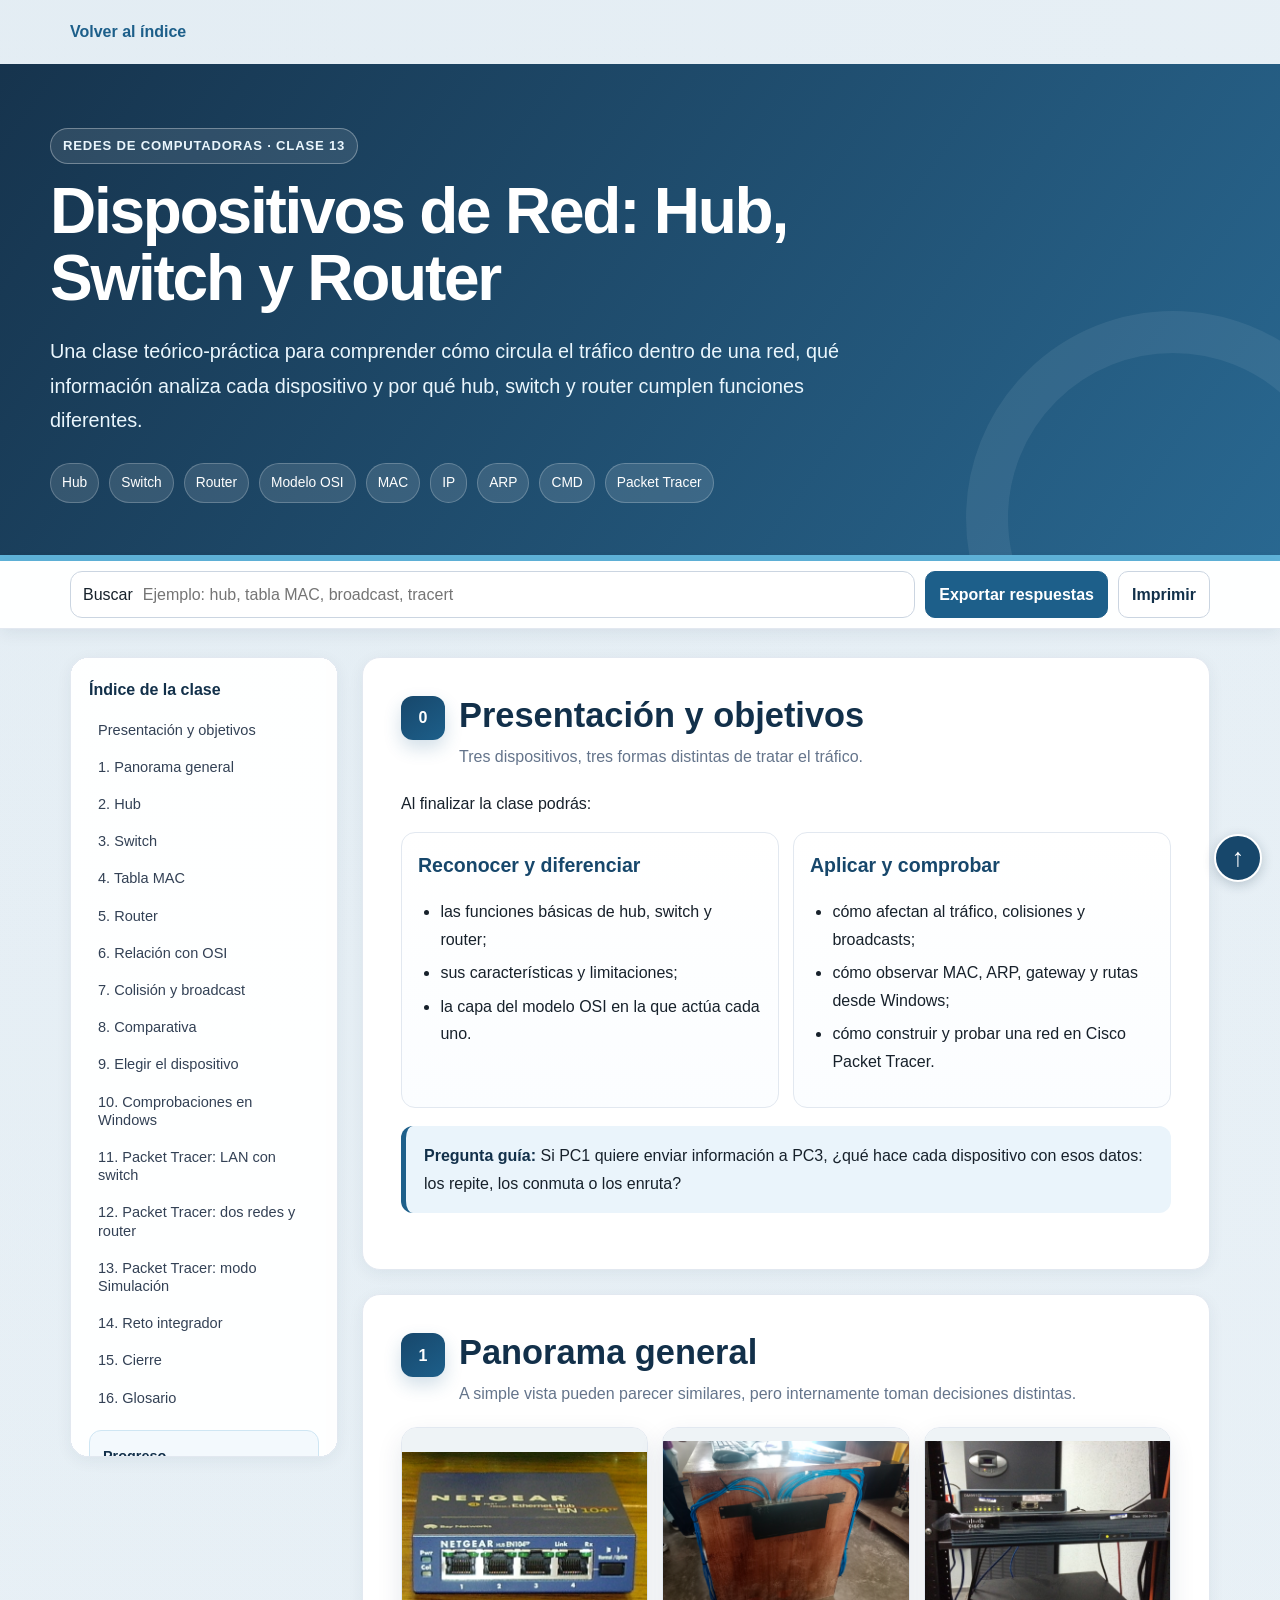
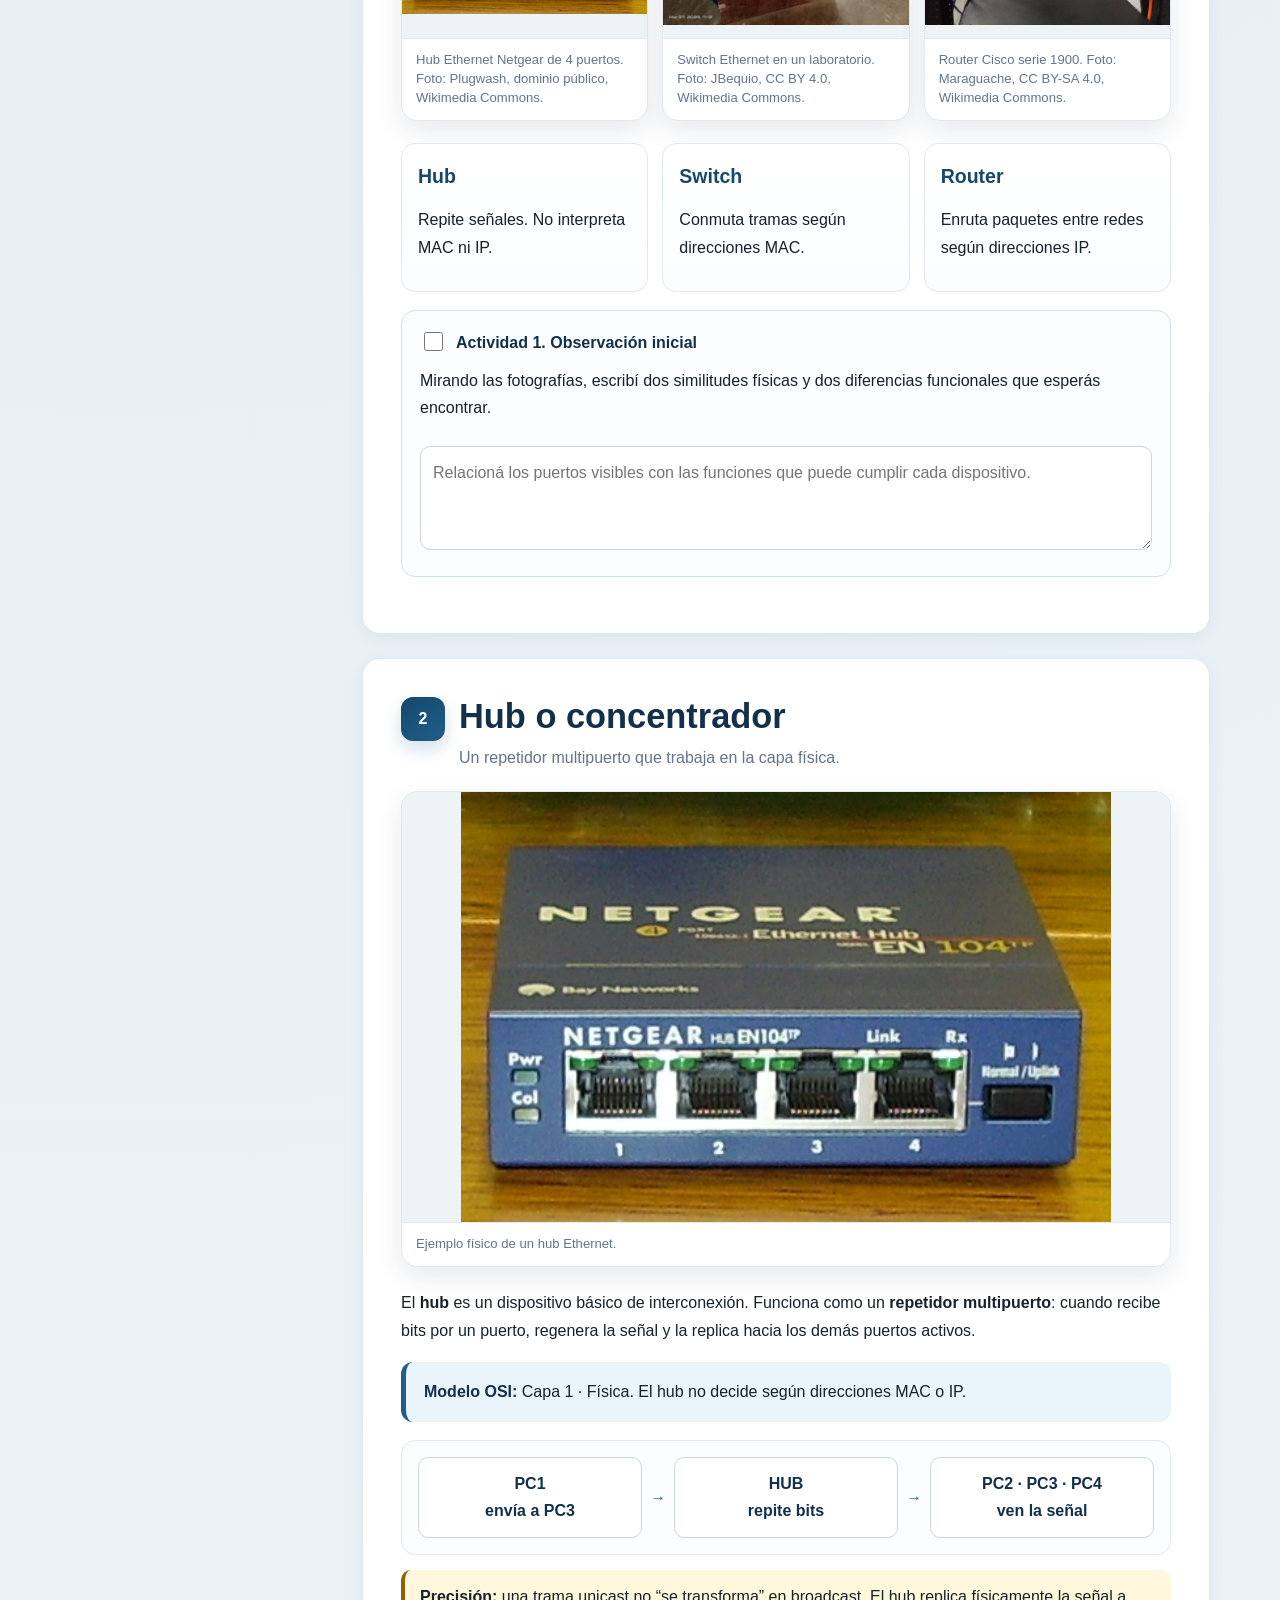
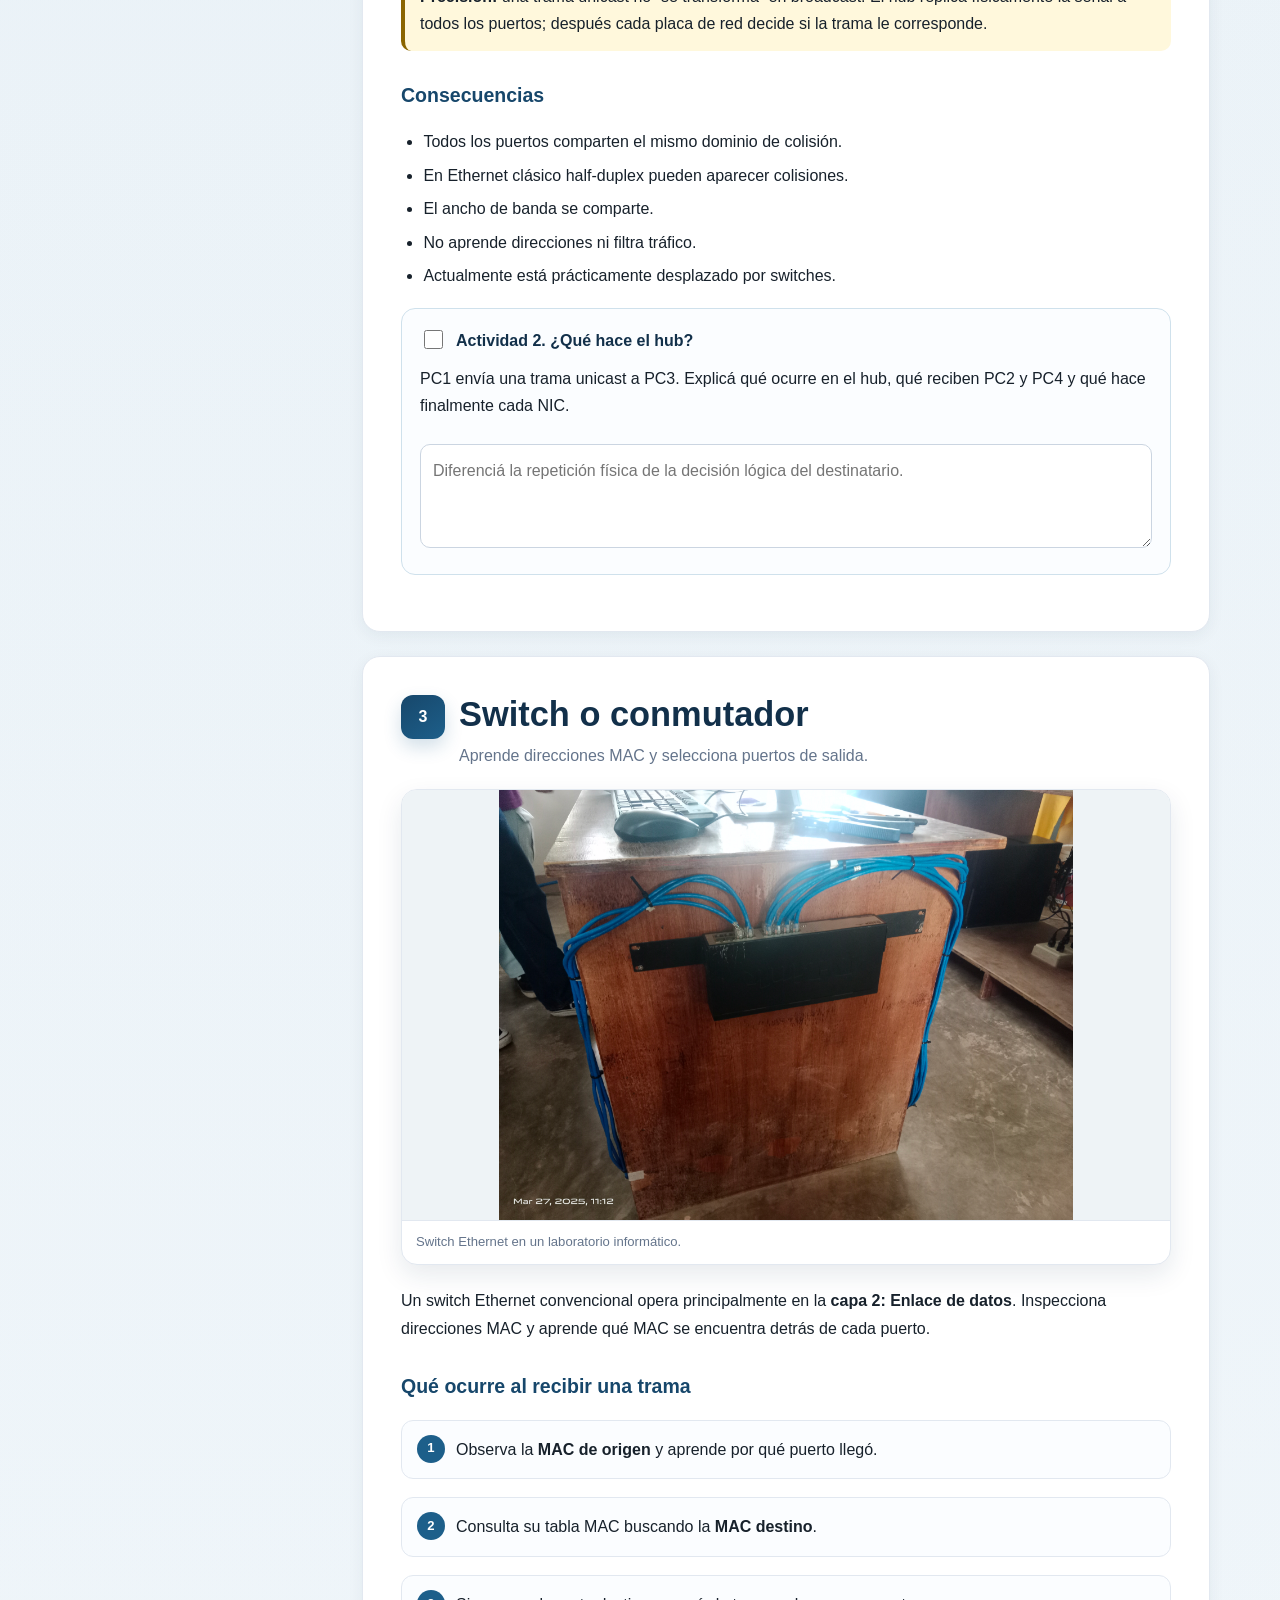
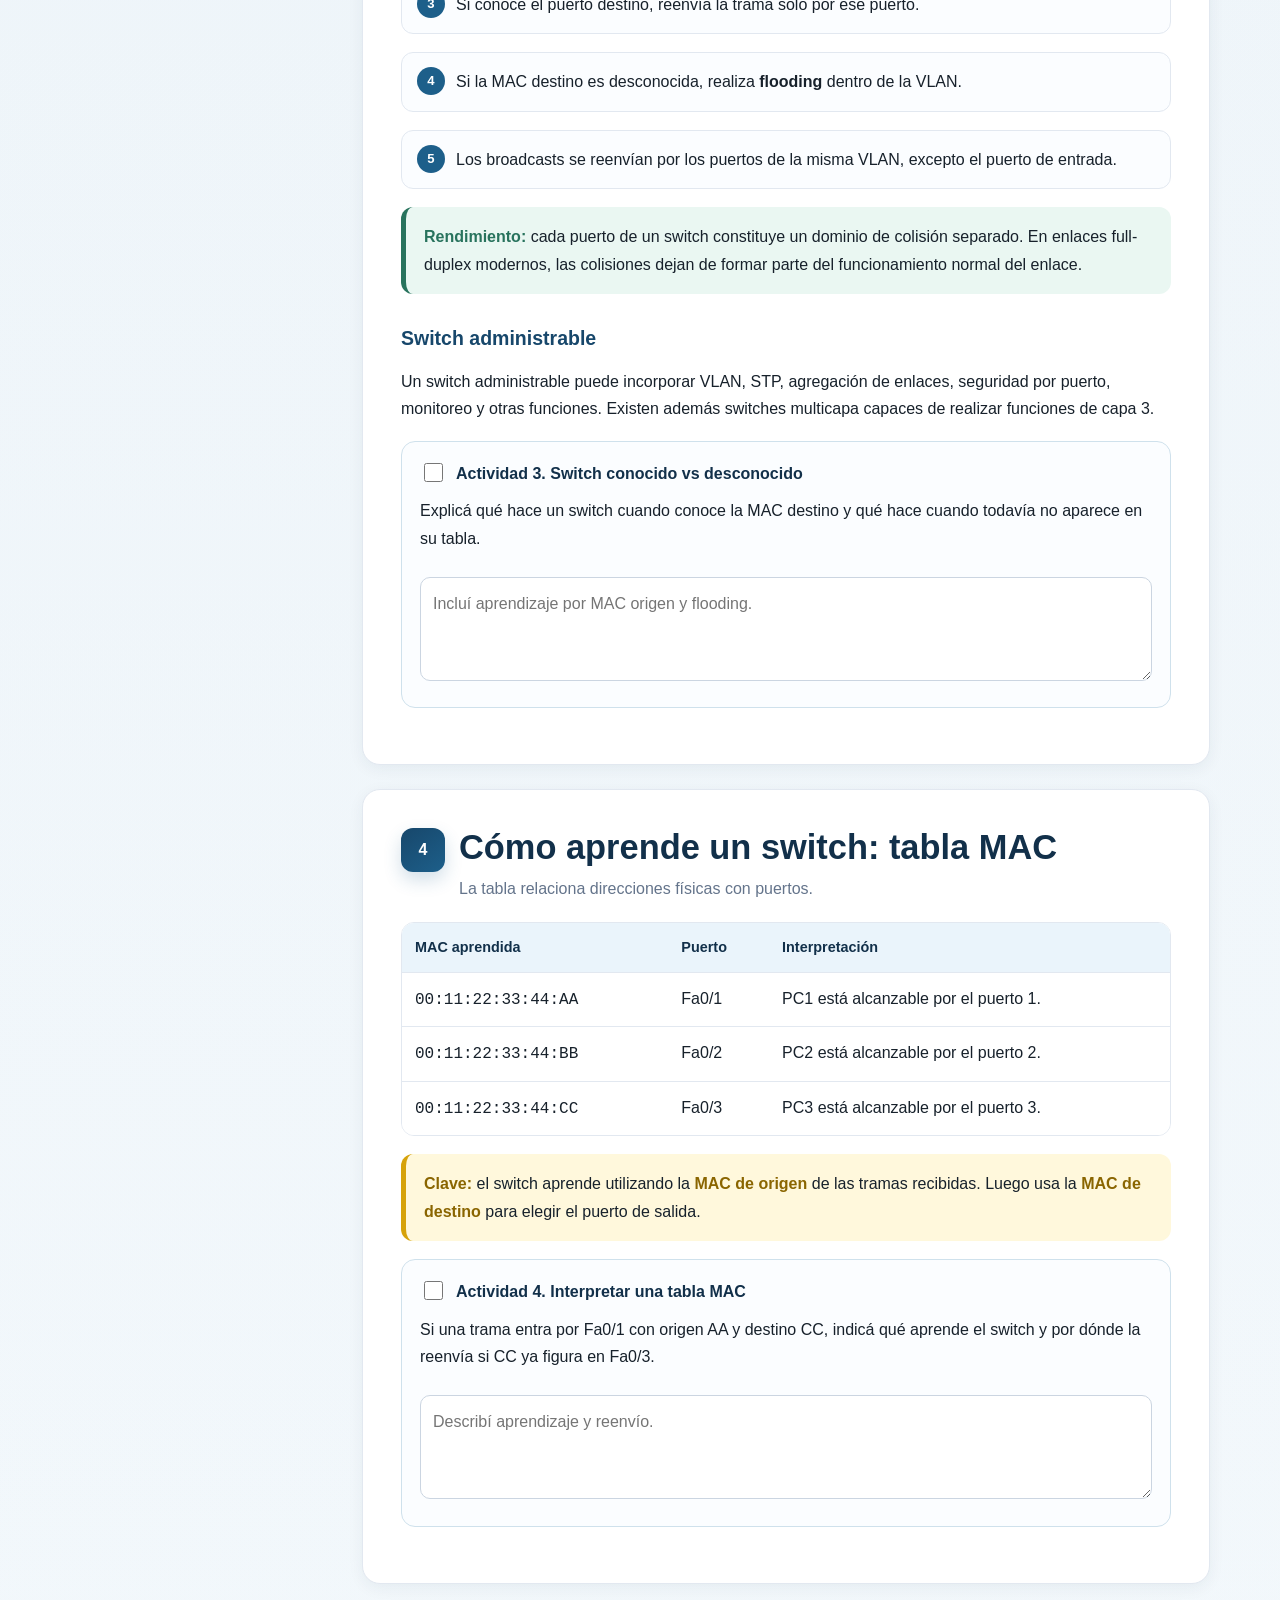
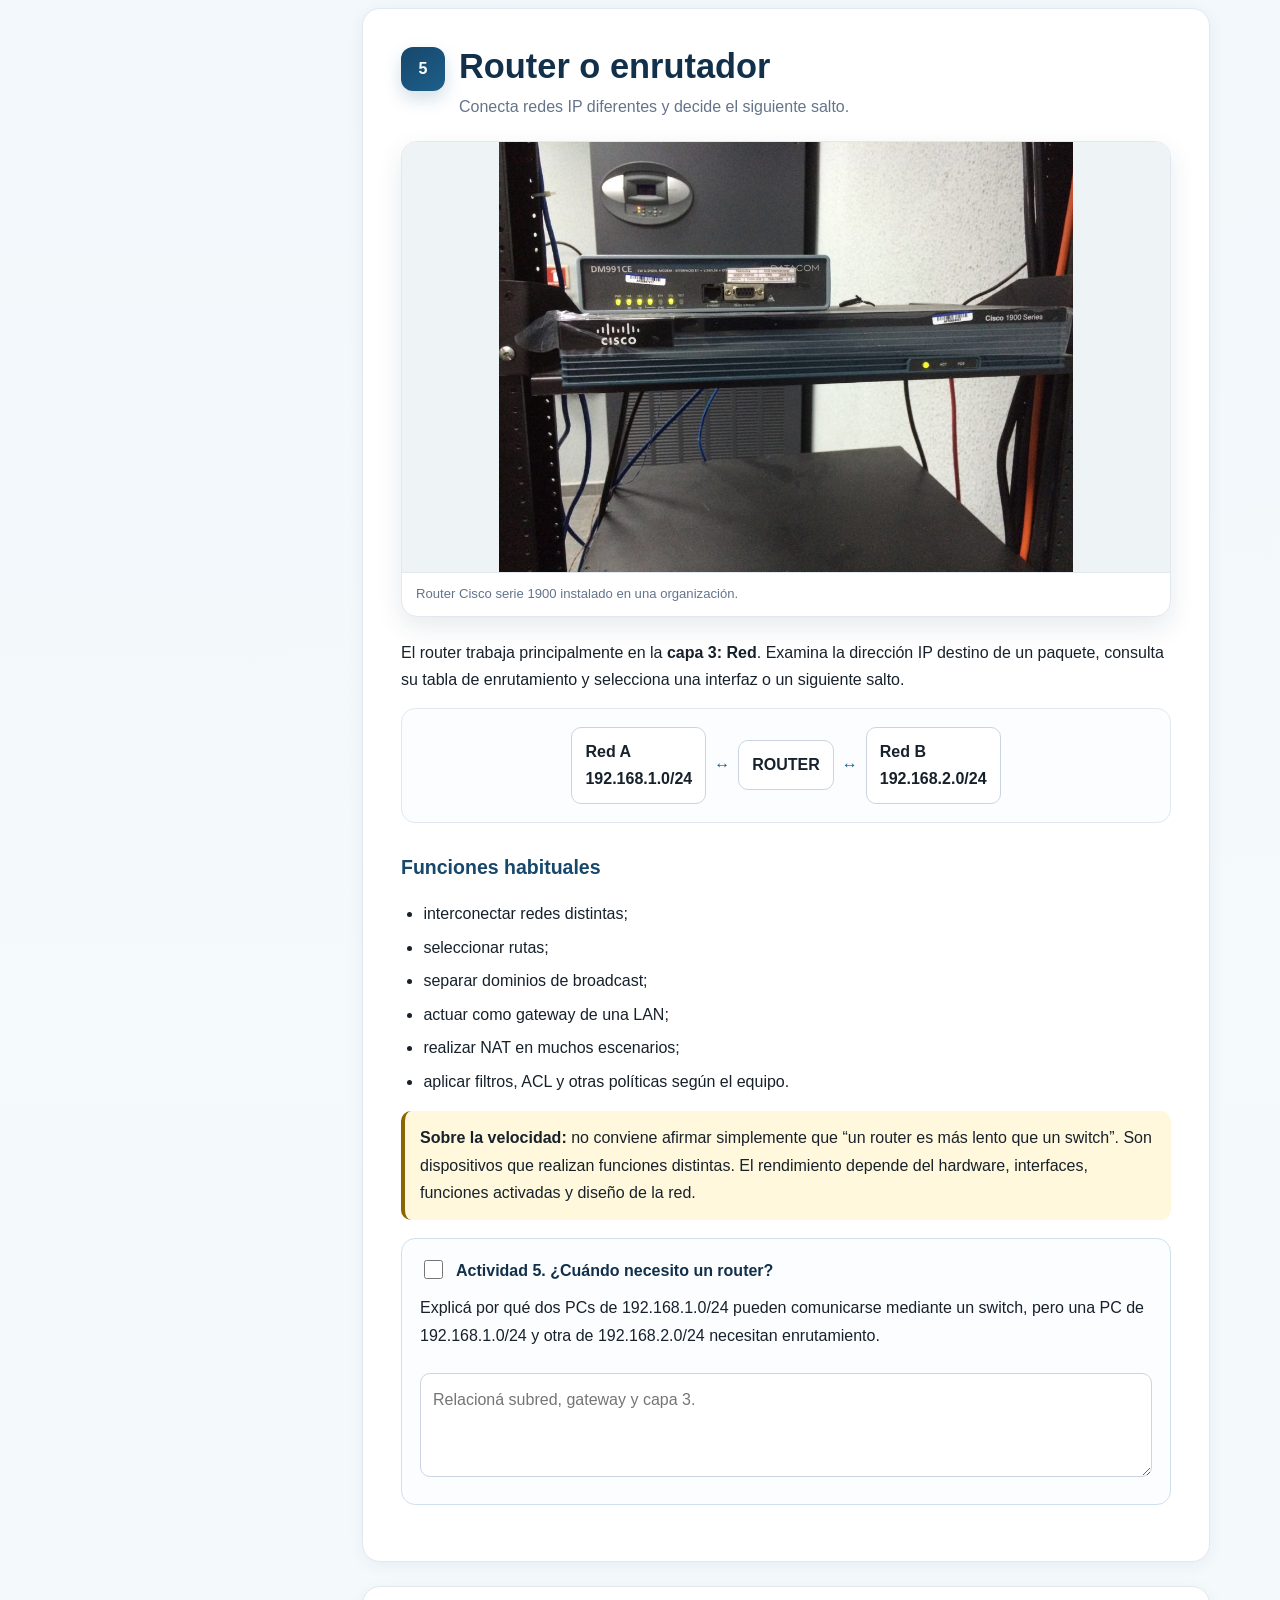
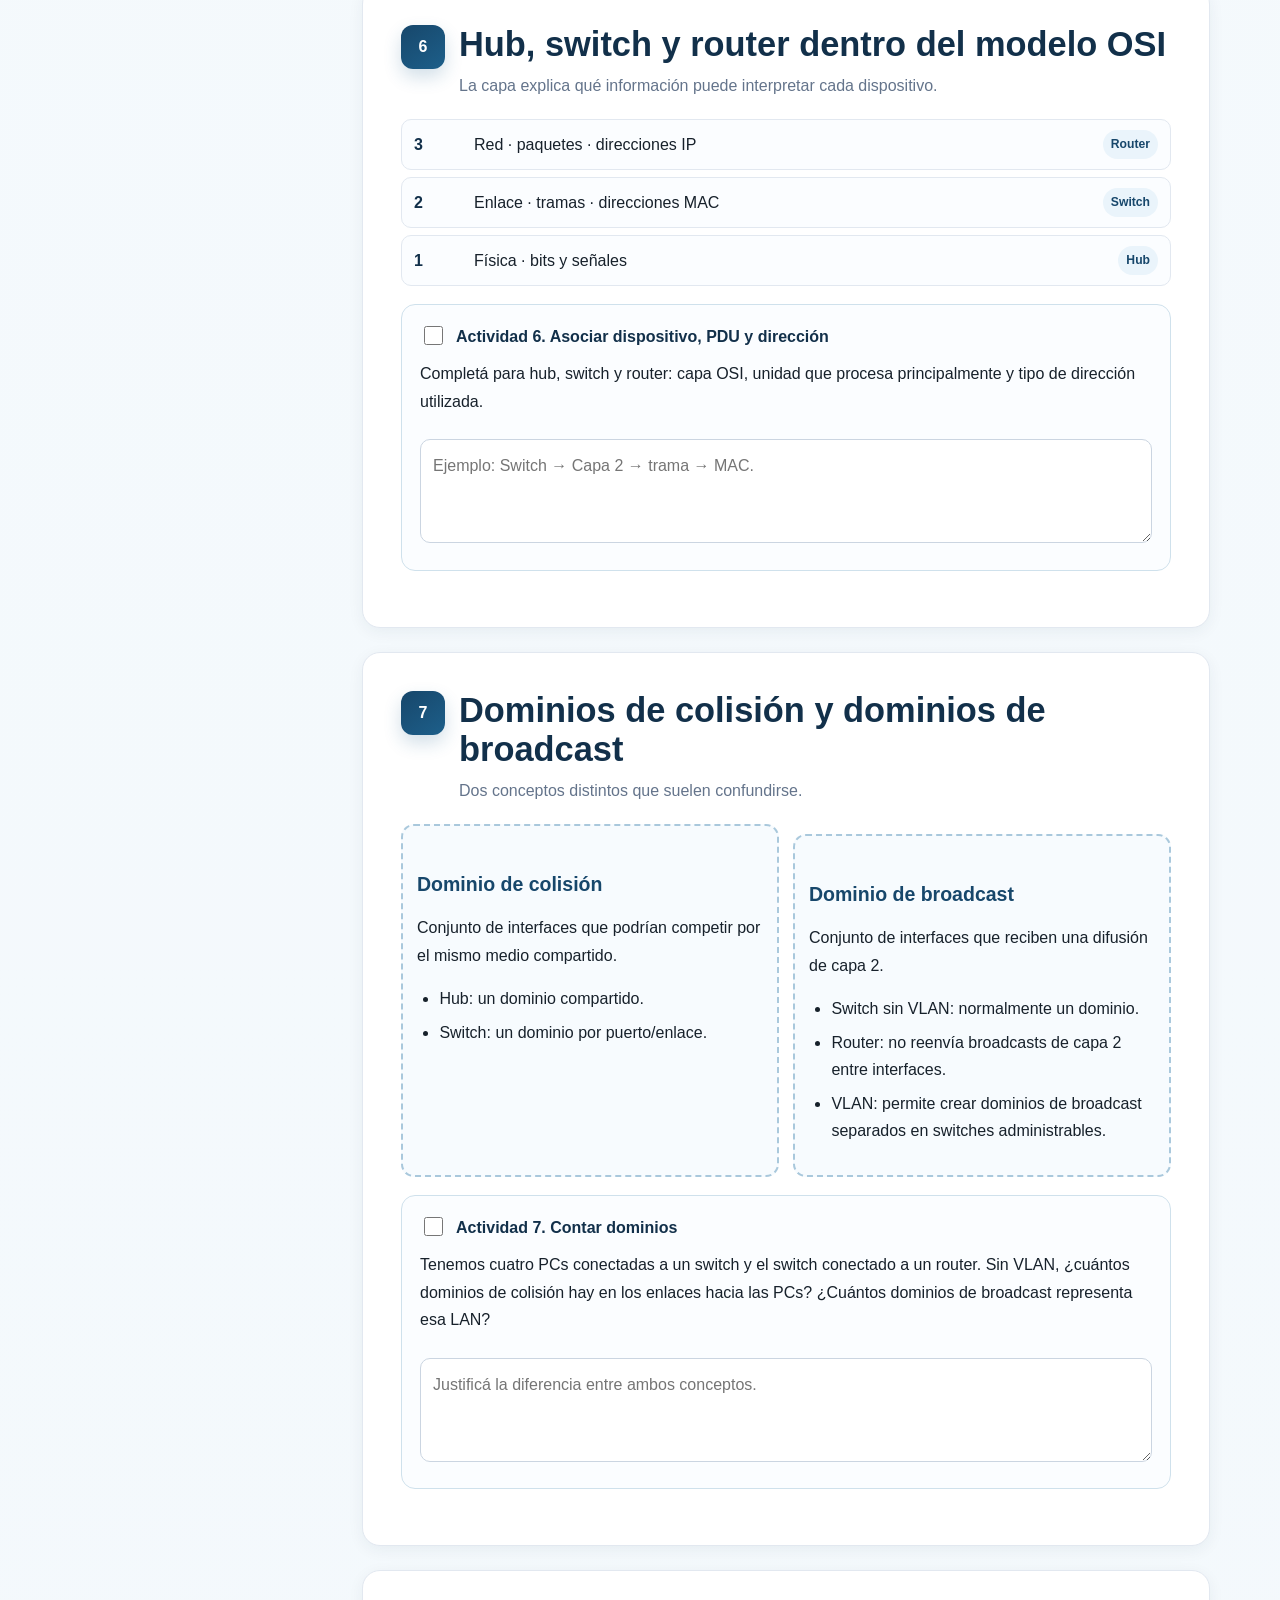
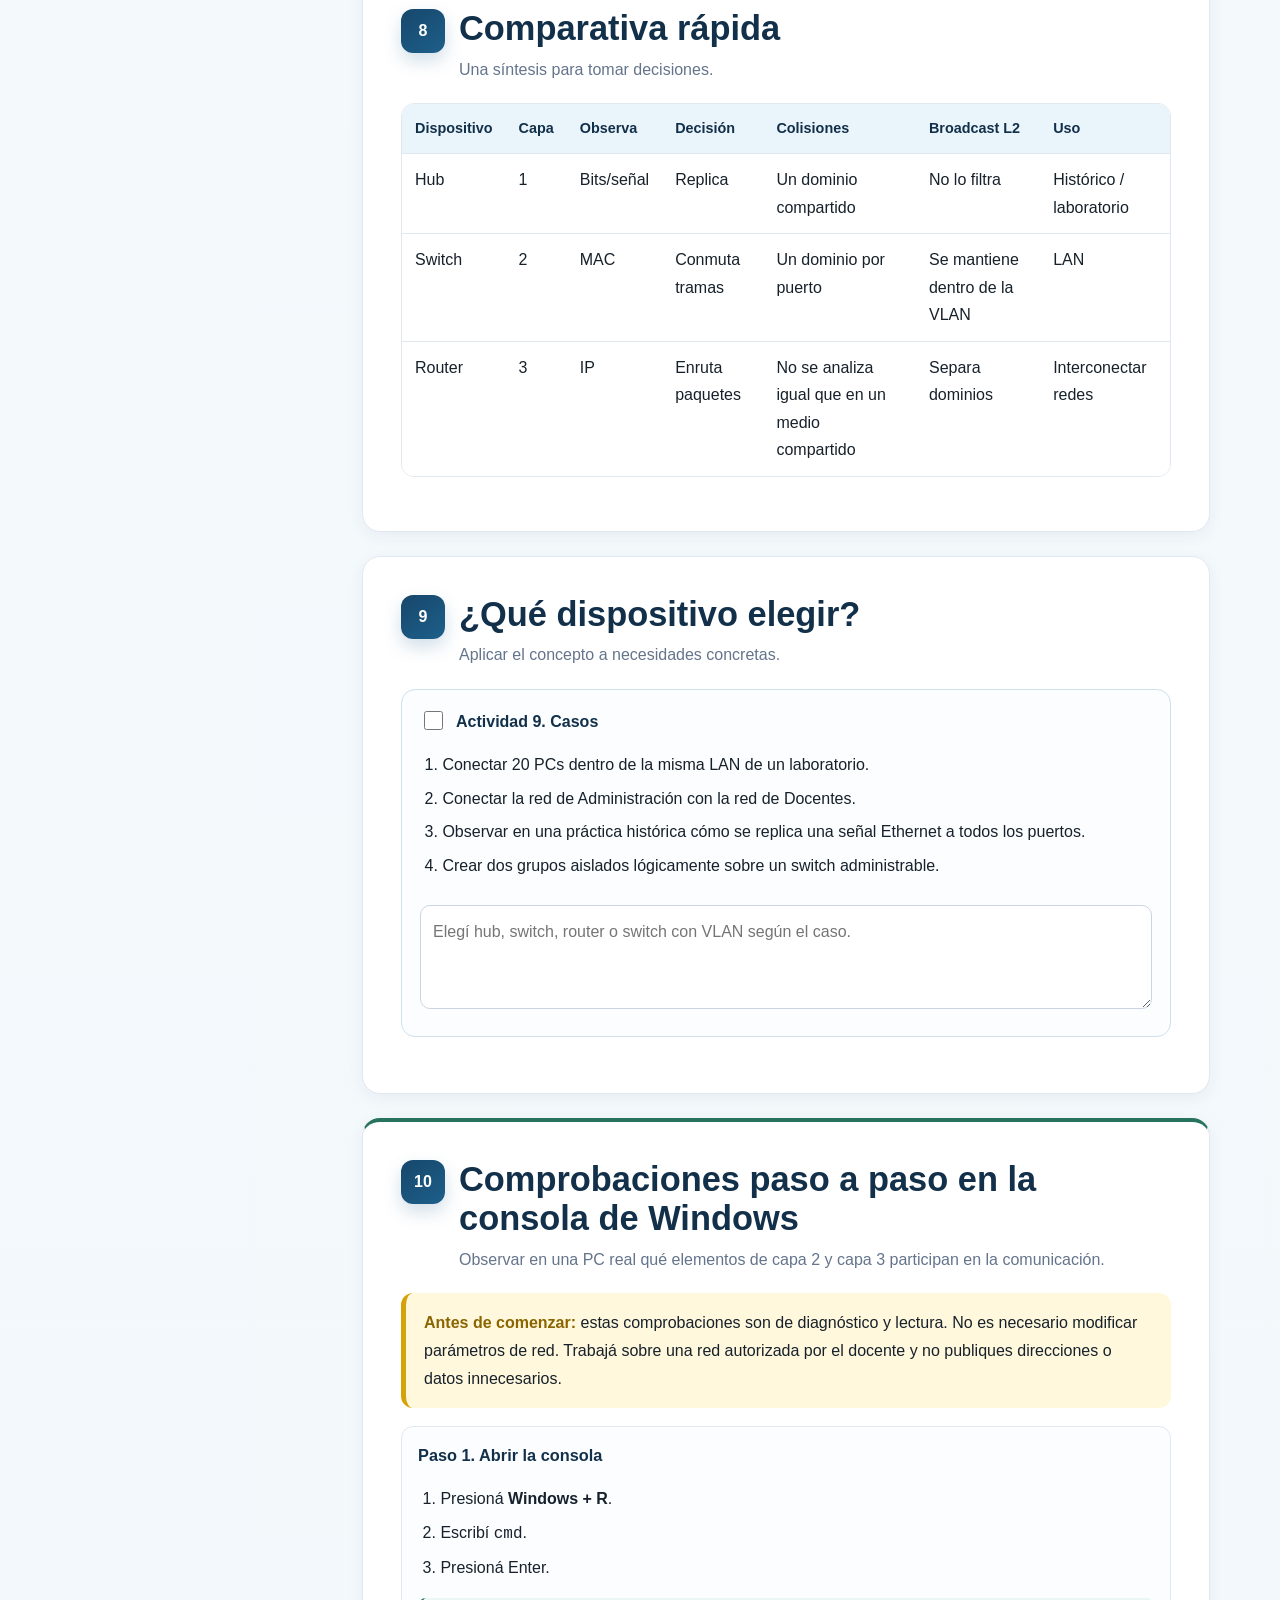
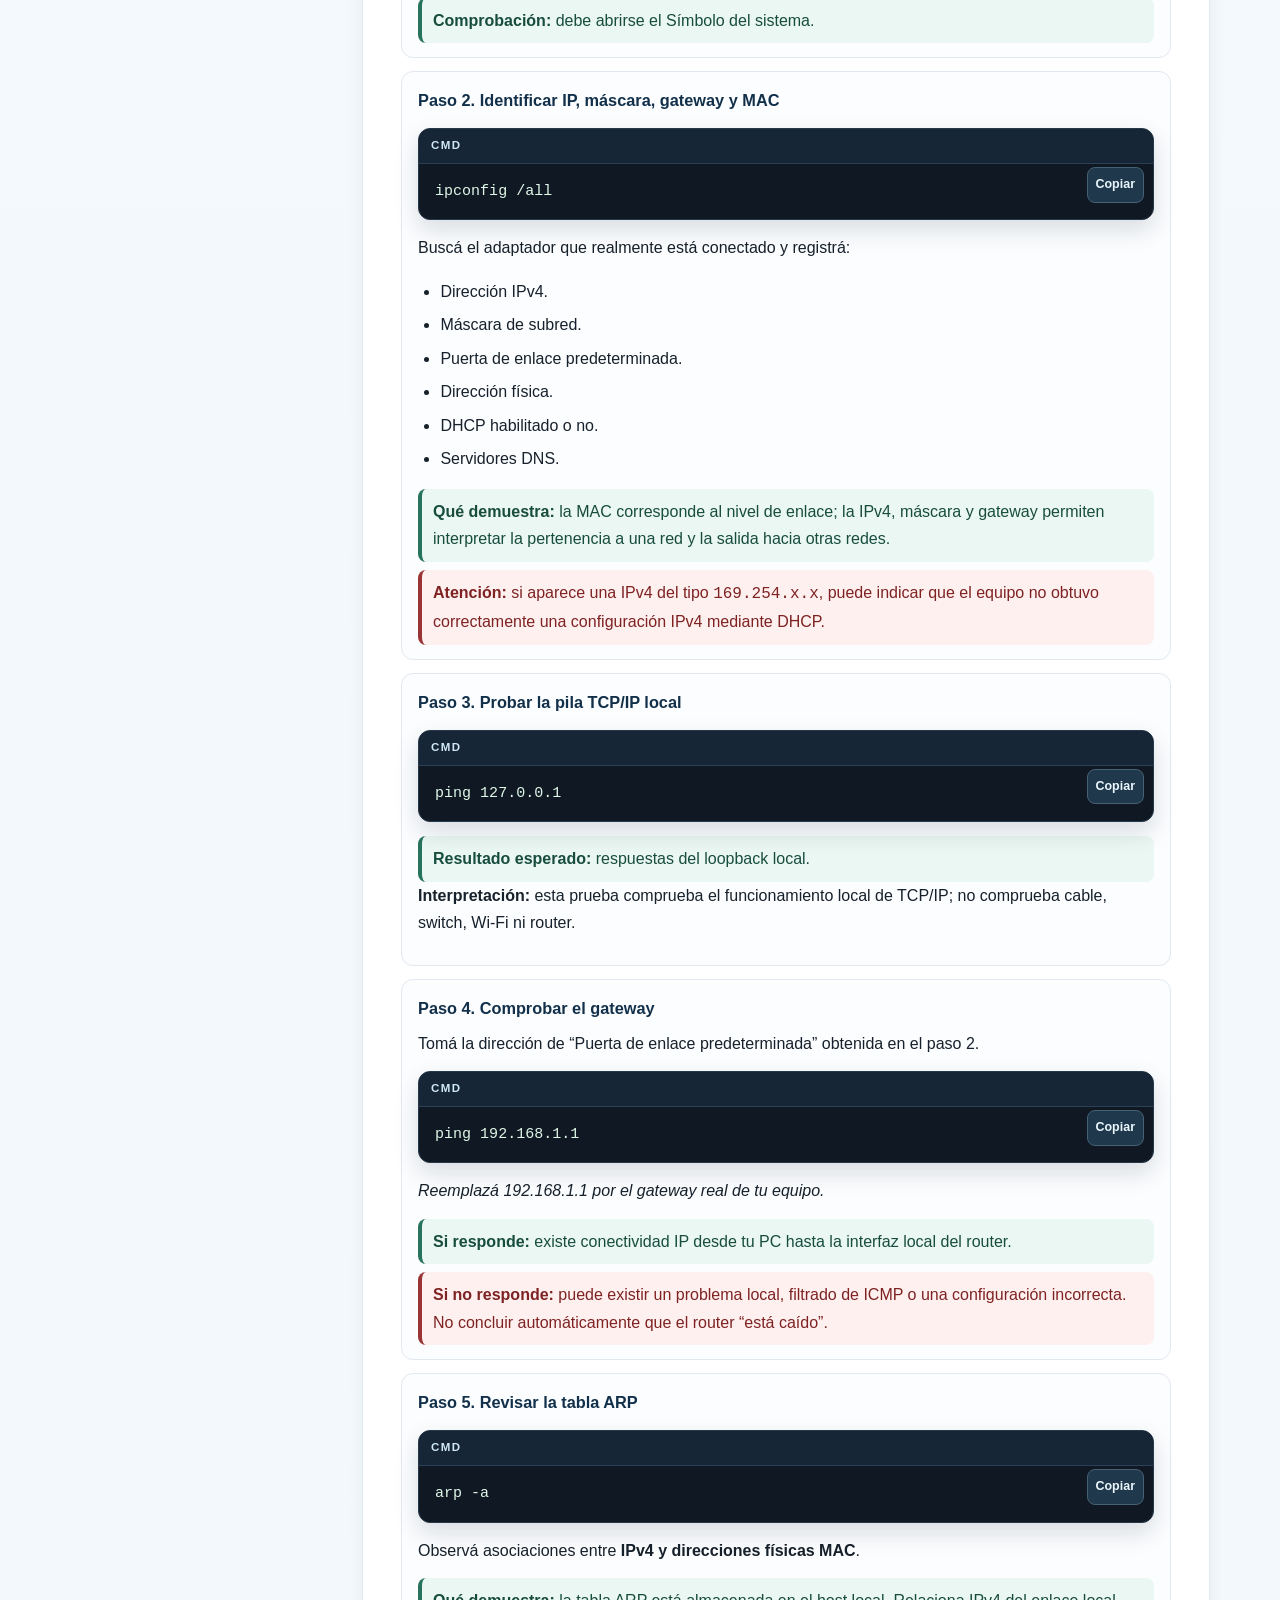
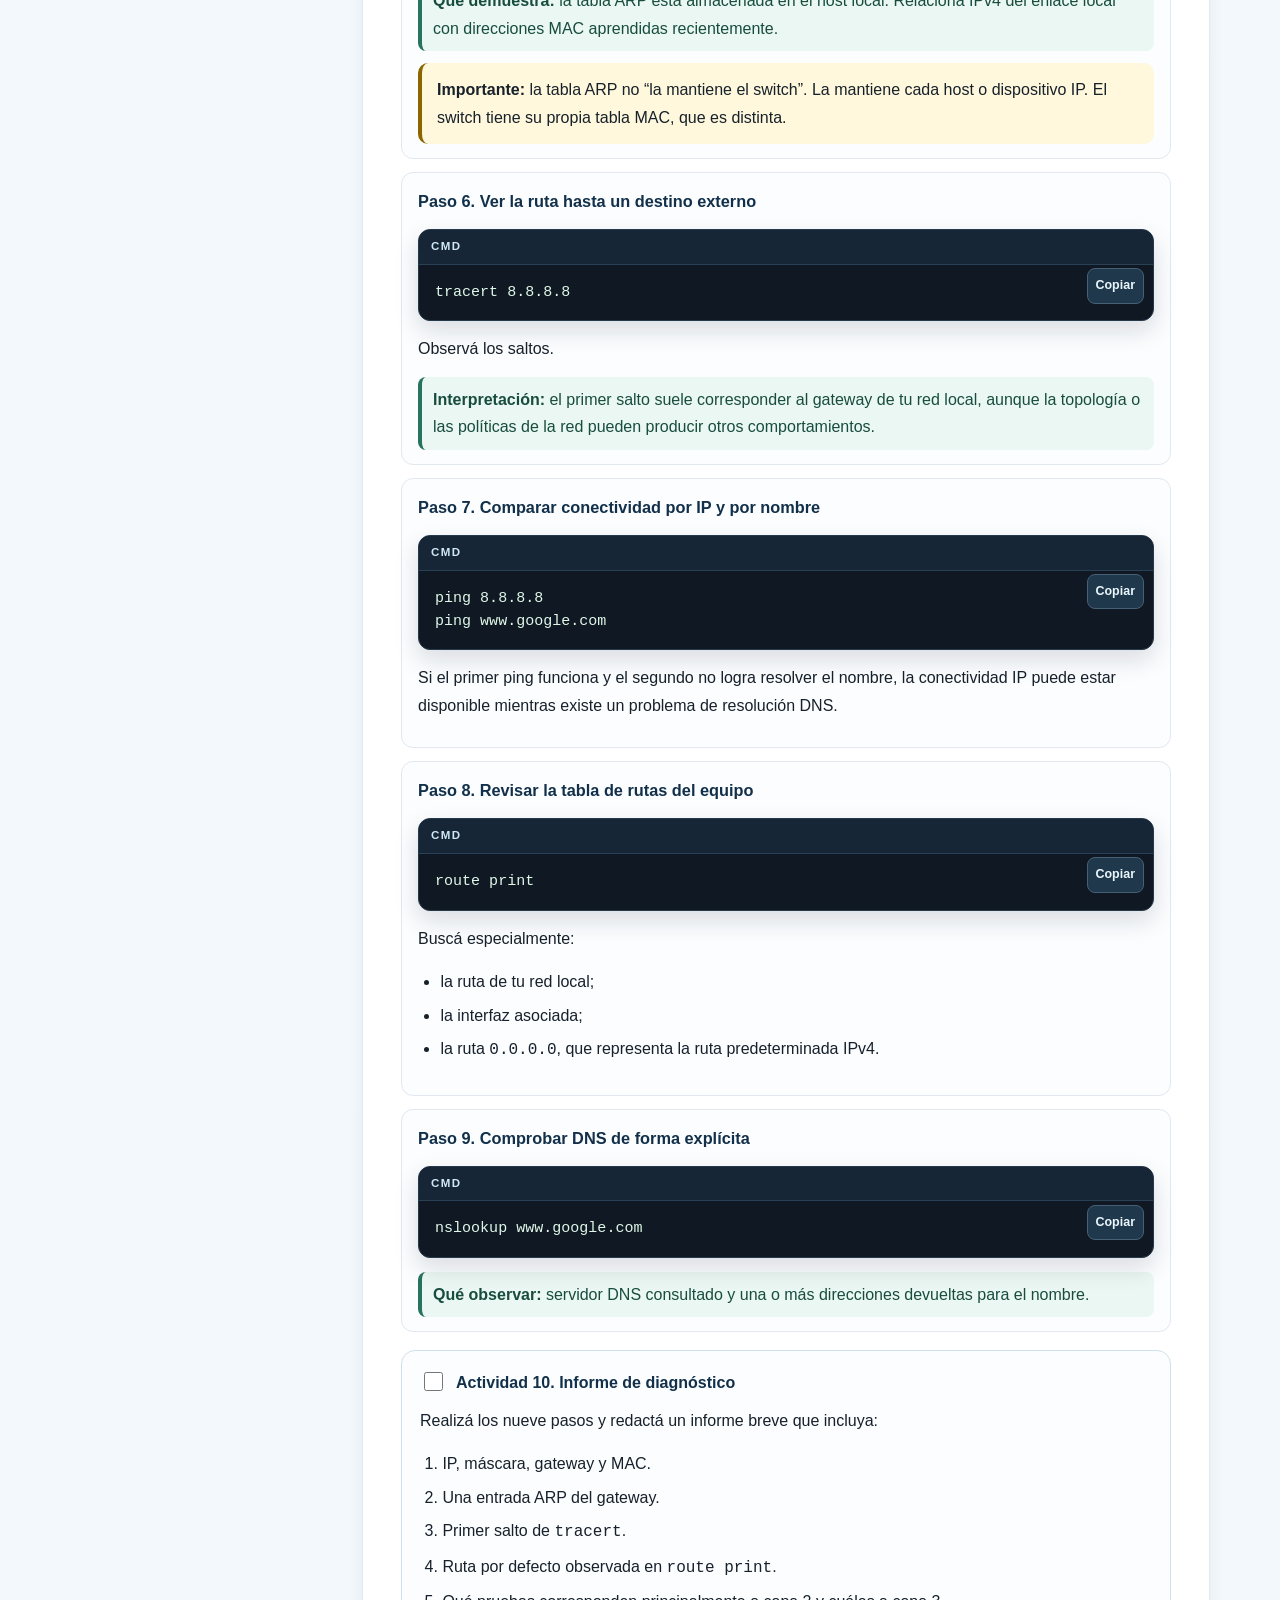
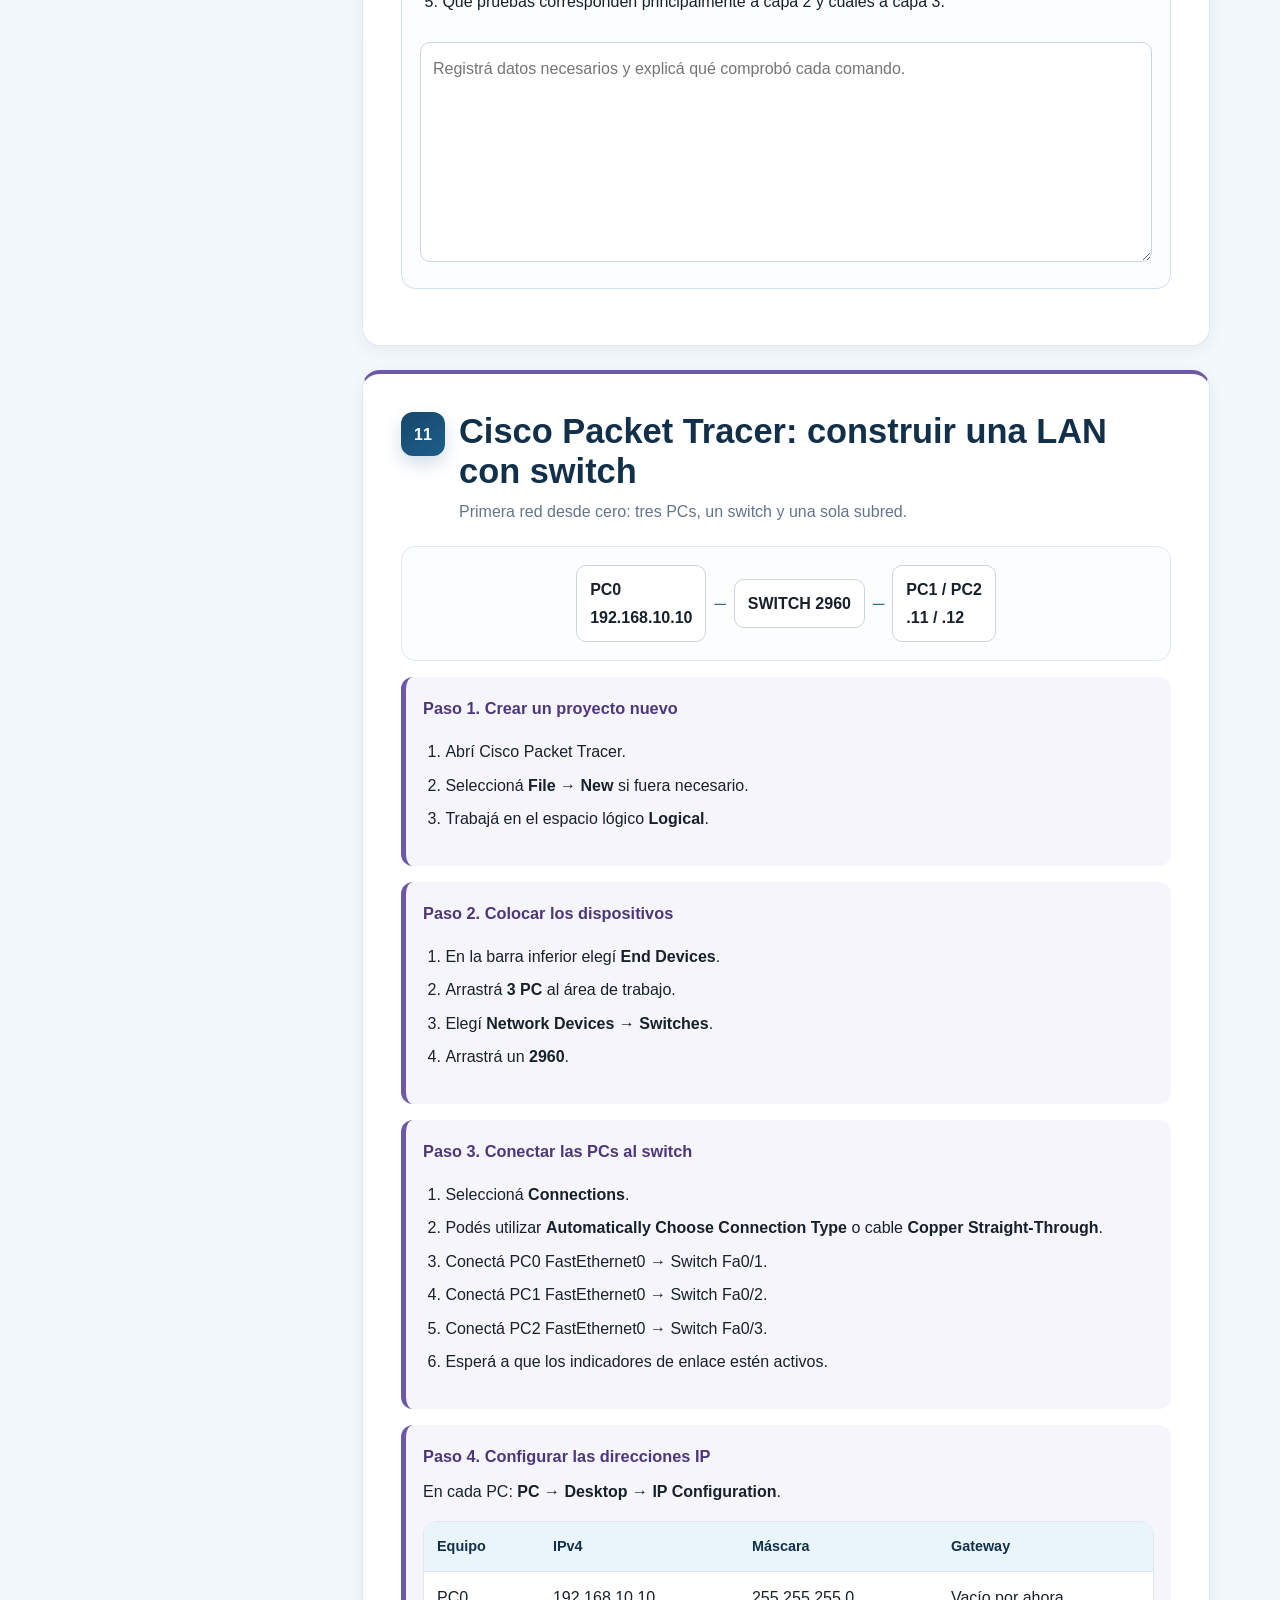
<file: clases/clase13.html>
<!DOCTYPE html>
<html lang="es">
<head>
  <meta charset="UTF-8">
  <meta name="viewport" content="width=device-width, initial-scale=1.0">
  <meta name="description" content="Clase 13: dispositivos de red. Hub, switch y router, modelo OSI, dominios de colisión y broadcast, tablas MAC, ARP, routing y prácticas guiadas con Windows y Cisco Packet Tracer.">
  <title>Clase 13 - Dispositivos de Red: Hub, Switch y Router</title>

  <link rel="stylesheet" href="../style.css">
  <script src="../script.js" defer></script>
</head>

<body id="inicio" data-page="clase13">
  <a class="skip-link" href="#contenido">Ir al contenido principal</a>

  <nav class="site-nav" aria-label="Navegación general"><a class="volver" href="../index.html">Volver al índice</a></nav>
  <header class="hero">
    <div class="hero-inner">
      <p class="eyebrow">Redes de computadoras · Clase 13</p>
      <h1>Dispositivos de Red: Hub, Switch y Router</h1>
      <p>
        Una clase teórico-práctica para comprender cómo circula el tráfico dentro de una red,
        qué información analiza cada dispositivo y por qué hub, switch y router cumplen funciones diferentes.
      </p>
      <div class="hero-tags">
        <span class="hero-tag">Hub</span>
        <span class="hero-tag">Switch</span>
        <span class="hero-tag">Router</span>
        <span class="hero-tag">Modelo OSI</span>
        <span class="hero-tag">MAC</span>
        <span class="hero-tag">IP</span>
        <span class="hero-tag">ARP</span>
        <span class="hero-tag">CMD</span>
        <span class="hero-tag">Packet Tracer</span>
      </div>
    </div>
  </header>

  <div class="toolbar-wrap">
    <div class="toolbar">
      <label class="search-box" aria-label="Buscar en el material">
        <span aria-hidden="true">Buscar</span>
        <input id="searchInput" type="search" placeholder="Ejemplo: hub, tabla MAC, broadcast, tracert">
      </label>
      <button class="btn btn-primary" id="exportBtn" type="button">Exportar respuestas</button>
      <button class="btn" id="printBtn" type="button">Imprimir</button>
    </div>
  </div>

  <div class="layout">
    <aside class="sidebar" aria-label="Índice del material">
      <h2>Índice de la clase</h2>
      <nav>
        <a href="#objetivos">Presentación y objetivos</a>
        <a href="#panorama">1. Panorama general</a>
        <a href="#hub">2. Hub</a>
        <a href="#switch">3. Switch</a>
        <a href="#mac-table">4. Tabla MAC</a>
        <a href="#router">5. Router</a>
        <a href="#osi">6. Relación con OSI</a>
        <a href="#dominios">7. Colisión y broadcast</a>
        <a href="#comparativa">8. Comparativa</a>
        <a href="#decision">9. Elegir el dispositivo</a>
        <a href="#windows">10. Comprobaciones en Windows</a>
        <a href="#pt-lan">11. Packet Tracer: LAN con switch</a>
        <a href="#pt-router">12. Packet Tracer: dos redes y router</a>
        <a href="#pt-simulacion">13. Packet Tracer: modo Simulación</a>
        <a href="#reto">14. Reto integrador</a>
        <a href="#cierre">15. Cierre</a>
        <a href="#glosario">16. Glosario</a>
      </nav>

      <div class="progress-card">
        <strong>Progreso</strong>
        <div class="progress-track"><progress class="progress-fill" id="progressFill" max="100" value="0" aria-labelledby="progressLabel"></progress></div>
        <div class="progress-label" id="progressLabel" aria-live="polite">0 de 0 actividades completadas</div>
        <button class="btn reset-progress" id="resetBtn" type="button">Reiniciar progreso</button>
      </div>
    </aside>

    <main id="contenido" tabindex="-1">
      <div class="no-results" id="noResults" role="status" hidden>No se encontraron módulos que coincidan con la búsqueda.</div>

      <section class="module" id="objetivos" data-search="objetivos hub switch router osi trafico rendimiento">
        <div class="module-header">
          <div class="module-number">0</div>
          <div>
            <h2>Presentación y objetivos</h2>
            <p class="module-subtitle">Tres dispositivos, tres formas distintas de tratar el tráfico.</p>
          </div>
        </div>

        <p>Al finalizar la clase podrás:</p>
        <div class="two-col">
          <article class="mini-card">
            <h3>Reconocer y diferenciar</h3>
            <ul>
              <li>las funciones básicas de hub, switch y router;</li>
              <li>sus características y limitaciones;</li>
              <li>la capa del modelo OSI en la que actúa cada uno.</li>
            </ul>
          </article>
          <article class="mini-card">
            <h3>Aplicar y comprobar</h3>
            <ul>
              <li>cómo afectan al tráfico, colisiones y broadcasts;</li>
              <li>cómo observar MAC, ARP, gateway y rutas desde Windows;</li>
              <li>cómo construir y probar una red en Cisco Packet Tracer.</li>
            </ul>
          </article>
        </div>

        <div class="callout">
          <strong>Pregunta guía:</strong>
          Si PC1 quiere enviar información a PC3, ¿qué hace cada dispositivo con esos datos:
          los repite, los conmuta o los enruta?
        </div>
      </section>

      <section class="module" id="panorama" data-search="introduccion dispositivos red hub switch router fotos">
        <div class="module-header">
          <div class="module-number">1</div>
          <div>
            <h2>Panorama general</h2>
            <p class="module-subtitle">A simple vista pueden parecer similares, pero internamente toman decisiones distintas.</p>
          </div>
        </div>

        <div class="photo-grid">
          <figure class="device-photo">
            <img
              src="../assets/clase13/hub.jpg"
              width="496" height="328" decoding="async"
              alt="Fotografía de un hub Ethernet Netgear de cuatro puertos"
              loading="lazy">
            <figcaption>Hub Ethernet Netgear de 4 puertos. Foto: Plugwash, dominio público, Wikimedia Commons.</figcaption>
          </figure>

          <figure class="device-photo">
            <img
              src="../assets/clase13/switch.jpg"
              width="4080" height="3060" decoding="async"
              alt="Fotografía de un switch Ethernet en un laboratorio"
              loading="lazy">
            <figcaption>Switch Ethernet en un laboratorio. Foto: JBequio, CC BY 4.0, Wikimedia Commons.</figcaption>
          </figure>

          <figure class="device-photo">
            <img
              src="../assets/clase13/router.jpg"
              width="1024" height="768" decoding="async"
              alt="Fotografía de un router Cisco serie 1900"
              loading="lazy">
            <figcaption>Router Cisco serie 1900. Foto: Maraguache, CC BY-SA 4.0, Wikimedia Commons.</figcaption>
          </figure>
        </div>

        <div class="three-col">
          <article class="mini-card"><h3>Hub</h3><p>Repite señales. No interpreta MAC ni IP.</p></article>
          <article class="mini-card"><h3>Switch</h3><p>Conmuta tramas según direcciones MAC.</p></article>
          <article class="mini-card"><h3>Router</h3><p>Enruta paquetes entre redes según direcciones IP.</p></article>
        </div>

        <div class="activity">
          <div class="activity-title"><input type="checkbox" id="act-1" data-task><label for="act-1">Actividad 1. Observación inicial</label></div>
          <p>Mirando las fotografías, escribí dos similitudes físicas y dos diferencias funcionales que esperás encontrar.</p>
          <textarea class="response" data-response="act-1" placeholder="Relacioná los puertos visibles con las funciones que puede cumplir cada dispositivo." aria-label="Relacioná los puertos visibles con las funciones que puede cumplir cada dispositivo."></textarea>
        </div>
      </section>

      <section class="module" id="hub" data-search="hub concentrador repetidor capa 1 física colision half duplex">
        <div class="module-header">
          <div class="module-number">2</div>
          <div>
            <h2>Hub o concentrador</h2>
            <p class="module-subtitle">Un repetidor multipuerto que trabaja en la capa física.</p>
          </div>
        </div>

        <figure class="device-photo">
          <img
            src="../assets/clase13/hub.jpg"
              width="496" height="328" decoding="async"
            alt="Hub Ethernet Netgear de cuatro puertos"
            loading="lazy">
          <figcaption>Ejemplo físico de un hub Ethernet.</figcaption>
        </figure>

        <p>
          El <strong>hub</strong> es un dispositivo básico de interconexión. Funciona como un
          <strong>repetidor multipuerto</strong>: cuando recibe bits por un puerto, regenera la señal y la replica
          hacia los demás puertos activos.
        </p>

        <div class="callout">
          <strong>Modelo OSI:</strong> Capa 1 · Física. El hub no decide según direcciones MAC o IP.
        </div>

        <div class="traffic-demo">
          <div class="traffic-node">PC1<br>envía a PC3</div>
          <div class="traffic-arrow">→</div>
          <div class="traffic-node">HUB<br>repite bits</div>
          <div class="traffic-arrow">→</div>
          <div class="traffic-node">PC2 · PC3 · PC4<br>ven la señal</div>
        </div>

        <div class="accuracy-note">
          <strong>Precisión:</strong>
          una trama unicast no “se transforma” en broadcast. El hub replica físicamente la señal a todos los puertos;
          después cada placa de red decide si la trama le corresponde.
        </div>

        <h3>Consecuencias</h3>
        <ul>
          <li>Todos los puertos comparten el mismo dominio de colisión.</li>
          <li>En Ethernet clásico half-duplex pueden aparecer colisiones.</li>
          <li>El ancho de banda se comparte.</li>
          <li>No aprende direcciones ni filtra tráfico.</li>
          <li>Actualmente está prácticamente desplazado por switches.</li>
        </ul>

        <div class="activity">
          <div class="activity-title"><input type="checkbox" id="act-2" data-task><label for="act-2">Actividad 2. ¿Qué hace el hub?</label></div>
          <p>PC1 envía una trama unicast a PC3. Explicá qué ocurre en el hub, qué reciben PC2 y PC4 y qué hace finalmente cada NIC.</p>
          <textarea class="response" data-response="act-2" placeholder="Diferenciá la repetición física de la decisión lógica del destinatario." aria-label="Diferenciá la repetición física de la decisión lógica del destinatario."></textarea>
        </div>
      </section>

      <section class="module" id="switch" data-search="switch conmutador capa 2 mac trama colision full duplex vlan">
        <div class="module-header">
          <div class="module-number">3</div>
          <div>
            <h2>Switch o conmutador</h2>
            <p class="module-subtitle">Aprende direcciones MAC y selecciona puertos de salida.</p>
          </div>
        </div>

        <figure class="device-photo">
          <img
            src="../assets/clase13/switch.jpg"
              width="4080" height="3060" decoding="async"
            alt="Switch Ethernet instalado en un laboratorio"
            loading="lazy">
          <figcaption>Switch Ethernet en un laboratorio informático.</figcaption>
        </figure>

        <p>
          Un switch Ethernet convencional opera principalmente en la <strong>capa 2: Enlace de datos</strong>.
          Inspecciona direcciones MAC y aprende qué MAC se encuentra detrás de cada puerto.
        </p>

        <h3>Qué ocurre al recibir una trama</h3>
        <ol class="steps">
          <li>Observa la <strong>MAC de origen</strong> y aprende por qué puerto llegó.</li>
          <li>Consulta su tabla MAC buscando la <strong>MAC destino</strong>.</li>
          <li>Si conoce el puerto destino, reenvía la trama solo por ese puerto.</li>
          <li>Si la MAC destino es desconocida, realiza <strong>flooding</strong> dentro de la VLAN.</li>
          <li>Los broadcasts se reenvían por los puertos de la misma VLAN, excepto el puerto de entrada.</li>
        </ol>

        <div class="callout success">
          <strong>Rendimiento:</strong>
          cada puerto de un switch constituye un dominio de colisión separado. En enlaces full-duplex modernos,
          las colisiones dejan de formar parte del funcionamiento normal del enlace.
        </div>

        <h3>Switch administrable</h3>
        <p>
          Un switch administrable puede incorporar VLAN, STP, agregación de enlaces, seguridad por puerto,
          monitoreo y otras funciones. Existen además switches multicapa capaces de realizar funciones de capa 3.
        </p>

        <div class="activity">
          <div class="activity-title"><input type="checkbox" id="act-3" data-task><label for="act-3">Actividad 3. Switch conocido vs desconocido</label></div>
          <p>Explicá qué hace un switch cuando conoce la MAC destino y qué hace cuando todavía no aparece en su tabla.</p>
          <textarea class="response" data-response="act-3" placeholder="Incluí aprendizaje por MAC origen y flooding." aria-label="Incluí aprendizaje por MAC origen y flooding."></textarea>
        </div>
      </section>

      <section class="module" id="mac-table" data-search="tabla mac cam source destination flooding">
        <div class="module-header">
          <div class="module-number">4</div>
          <div>
            <h2>Cómo aprende un switch: tabla MAC</h2>
            <p class="module-subtitle">La tabla relaciona direcciones físicas con puertos.</p>
          </div>
        </div>

        <div class="table-wrap">
          <div class="table-scroll" role="region" aria-label="Tabla de datos" tabindex="0">
<table>
            <thead><tr><th>MAC aprendida</th><th>Puerto</th><th>Interpretación</th></tr></thead>
            <tbody>
              <tr><td><code>00:11:22:33:44:AA</code></td><td>Fa0/1</td><td>PC1 está alcanzable por el puerto 1.</td></tr>
              <tr><td><code>00:11:22:33:44:BB</code></td><td>Fa0/2</td><td>PC2 está alcanzable por el puerto 2.</td></tr>
              <tr><td><code>00:11:22:33:44:CC</code></td><td>Fa0/3</td><td>PC3 está alcanzable por el puerto 3.</td></tr>
            </tbody>
          </table>
</div>
        </div>

        <div class="callout warning">
          <strong>Clave:</strong> el switch aprende utilizando la <strong>MAC de origen</strong> de las tramas recibidas.
          Luego usa la <strong>MAC de destino</strong> para elegir el puerto de salida.
        </div>

        <div class="activity">
          <div class="activity-title"><input type="checkbox" id="act-4" data-task><label for="act-4">Actividad 4. Interpretar una tabla MAC</label></div>
          <p>Si una trama entra por Fa0/1 con origen AA y destino CC, indicá qué aprende el switch y por dónde la reenvía si CC ya figura en Fa0/3.</p>
          <textarea class="response" data-response="act-4" placeholder="Describí aprendizaje y reenvío." aria-label="Describí aprendizaje y reenvío."></textarea>
        </div>
      </section>

      <section class="module" id="router" data-search="router enrutador capa 3 ip tabla rutas nat broadcast redes">
        <div class="module-header">
          <div class="module-number">5</div>
          <div>
            <h2>Router o enrutador</h2>
            <p class="module-subtitle">Conecta redes IP diferentes y decide el siguiente salto.</p>
          </div>
        </div>

        <figure class="device-photo">
          <img
            src="../assets/clase13/router.jpg"
              width="1024" height="768" decoding="async"
            alt="Router Cisco serie 1900"
            loading="lazy">
          <figcaption>Router Cisco serie 1900 instalado en una organización.</figcaption>
        </figure>

        <p>
          El router trabaja principalmente en la <strong>capa 3: Red</strong>. Examina la dirección IP destino
          de un paquete, consulta su tabla de enrutamiento y selecciona una interfaz o un siguiente salto.
        </p>

        <div class="network-map">
          <span class="box">Red A<br>192.168.1.0/24</span>
          <span class="link">↔</span>
          <span class="box">ROUTER</span>
          <span class="link">↔</span>
          <span class="box">Red B<br>192.168.2.0/24</span>
        </div>

        <h3>Funciones habituales</h3>
        <ul>
          <li>interconectar redes distintas;</li>
          <li>seleccionar rutas;</li>
          <li>separar dominios de broadcast;</li>
          <li>actuar como gateway de una LAN;</li>
          <li>realizar NAT en muchos escenarios;</li>
          <li>aplicar filtros, ACL y otras políticas según el equipo.</li>
        </ul>

        <div class="accuracy-note">
          <strong>Sobre la velocidad:</strong>
          no conviene afirmar simplemente que “un router es más lento que un switch”.
          Son dispositivos que realizan funciones distintas. El rendimiento depende del hardware, interfaces,
          funciones activadas y diseño de la red.
        </div>

        <div class="activity">
          <div class="activity-title"><input type="checkbox" id="act-5" data-task><label for="act-5">Actividad 5. ¿Cuándo necesito un router?</label></div>
          <p>Explicá por qué dos PCs de 192.168.1.0/24 pueden comunicarse mediante un switch, pero una PC de 192.168.1.0/24 y otra de 192.168.2.0/24 necesitan enrutamiento.</p>
          <textarea class="response" data-response="act-5" placeholder="Relacioná subred, gateway y capa 3." aria-label="Relacioná subred, gateway y capa 3."></textarea>
        </div>
      </section>

      <section class="module" id="osi" data-search="modelo osi capa 1 capa 2 capa 3 hub switch router">
        <div class="module-header">
          <div class="module-number">6</div>
          <div>
            <h2>Hub, switch y router dentro del modelo OSI</h2>
            <p class="module-subtitle">La capa explica qué información puede interpretar cada dispositivo.</p>
          </div>
        </div>

        <div class="osi-stack">
          <div class="osi-layer"><strong>3</strong><span>Red · paquetes · direcciones IP</span><span class="device-pill">Router</span></div>
          <div class="osi-layer"><strong>2</strong><span>Enlace · tramas · direcciones MAC</span><span class="device-pill">Switch</span></div>
          <div class="osi-layer"><strong>1</strong><span>Física · bits y señales</span><span class="device-pill">Hub</span></div>
        </div>

        <div class="activity">
          <div class="activity-title"><input type="checkbox" id="act-6" data-task><label for="act-6">Actividad 6. Asociar dispositivo, PDU y dirección</label></div>
          <p>Completá para hub, switch y router: capa OSI, unidad que procesa principalmente y tipo de dirección utilizada.</p>
          <textarea class="response" data-response="act-6" placeholder="Ejemplo: Switch → Capa 2 → trama → MAC." aria-label="Ejemplo: Switch → Capa 2 → trama → MAC."></textarea>
        </div>
      </section>

      <section class="module" id="dominios" data-search="dominio colision broadcast switch hub router vlan">
        <div class="module-header">
          <div class="module-number">7</div>
          <div>
            <h2>Dominios de colisión y dominios de broadcast</h2>
            <p class="module-subtitle">Dos conceptos distintos que suelen confundirse.</p>
          </div>
        </div>

        <div class="two-col">
          <div class="domain-box">
            <h3>Dominio de colisión</h3>
            <p>Conjunto de interfaces que podrían competir por el mismo medio compartido.</p>
            <ul>
              <li>Hub: un dominio compartido.</li>
              <li>Switch: un dominio por puerto/enlace.</li>
            </ul>
          </div>
          <div class="domain-box">
            <h3>Dominio de broadcast</h3>
            <p>Conjunto de interfaces que reciben una difusión de capa 2.</p>
            <ul>
              <li>Switch sin VLAN: normalmente un dominio.</li>
              <li>Router: no reenvía broadcasts de capa 2 entre interfaces.</li>
              <li>VLAN: permite crear dominios de broadcast separados en switches administrables.</li>
            </ul>
          </div>
        </div>

        <div class="activity">
          <div class="activity-title"><input type="checkbox" id="act-7" data-task><label for="act-7">Actividad 7. Contar dominios</label></div>
          <p>Tenemos cuatro PCs conectadas a un switch y el switch conectado a un router. Sin VLAN, ¿cuántos dominios de colisión hay en los enlaces hacia las PCs? ¿Cuántos dominios de broadcast representa esa LAN?</p>
          <textarea class="response" data-response="act-7" placeholder="Justificá la diferencia entre ambos conceptos." aria-label="Justificá la diferencia entre ambos conceptos."></textarea>
        </div>
      </section>

      <section class="module" id="comparativa" data-search="comparativa hub switch router capa direccion trafico broadcast">
        <div class="module-header">
          <div class="module-number">8</div>
          <div>
            <h2>Comparativa rápida</h2>
            <p class="module-subtitle">Una síntesis para tomar decisiones.</p>
          </div>
        </div>

        <div class="table-wrap">
          <div class="table-scroll" role="region" aria-label="Tabla de datos" tabindex="0">
<table>
            <thead>
              <tr><th>Dispositivo</th><th>Capa</th><th>Observa</th><th>Decisión</th><th>Colisiones</th><th>Broadcast L2</th><th>Uso</th></tr>
            </thead>
            <tbody>
              <tr><td>Hub</td><td>1</td><td>Bits/señal</td><td>Replica</td><td>Un dominio compartido</td><td>No lo filtra</td><td>Histórico / laboratorio</td></tr>
              <tr><td>Switch</td><td>2</td><td>MAC</td><td>Conmuta tramas</td><td>Un dominio por puerto</td><td>Se mantiene dentro de la VLAN</td><td>LAN</td></tr>
              <tr><td>Router</td><td>3</td><td>IP</td><td>Enruta paquetes</td><td>No se analiza igual que en un medio compartido</td><td>Separa dominios</td><td>Interconectar redes</td></tr>
            </tbody>
          </table>
</div>
        </div>
      </section>

      <section class="module" id="decision" data-search="elegir dispositivo casos escenarios">
        <div class="module-header">
          <div class="module-number">9</div>
          <div>
            <h2>¿Qué dispositivo elegir?</h2>
            <p class="module-subtitle">Aplicar el concepto a necesidades concretas.</p>
          </div>
        </div>

        <div class="activity">
          <div class="activity-title"><input type="checkbox" id="act-9" data-task><label for="act-9">Actividad 9. Casos</label></div>
          <ol>
            <li>Conectar 20 PCs dentro de la misma LAN de un laboratorio.</li>
            <li>Conectar la red de Administración con la red de Docentes.</li>
            <li>Observar en una práctica histórica cómo se replica una señal Ethernet a todos los puertos.</li>
            <li>Crear dos grupos aislados lógicamente sobre un switch administrable.</li>
          </ol>
          <textarea class="response" data-response="act-9" placeholder="Elegí hub, switch, router o switch con VLAN según el caso." aria-label="Elegí hub, switch, router o switch con VLAN según el caso."></textarea>
        </div>
      </section>

      <!-- CONSOLA WINDOWS -->
      <section class="module windows-practice" id="windows" data-search="windows cmd ipconfig arp tracert ping route nslookup comprobacion paso a paso">
        <div class="module-header">
          <div class="module-number">10</div>
          <div>
            <h2>Comprobaciones paso a paso en la consola de Windows</h2>
            <p class="module-subtitle">Observar en una PC real qué elementos de capa 2 y capa 3 participan en la comunicación.</p>
          </div>
        </div>

        <div class="callout warning">
          <strong>Antes de comenzar:</strong>
          estas comprobaciones son de diagnóstico y lectura. No es necesario modificar parámetros de red.
          Trabajá sobre una red autorizada por el docente y no publiques direcciones o datos innecesarios.
        </div>

        <div class="check-step">
          <h4>Paso 1. Abrir la consola</h4>
          <ol>
            <li>Presioná <strong>Windows + R</strong>.</li>
            <li>Escribí <code>cmd</code>.</li>
            <li>Presioná Enter.</li>
          </ol>
          <div class="expected"><strong>Comprobación:</strong> debe abrirse el Símbolo del sistema.</div>
        </div>

        <div class="check-step">
          <h4>Paso 2. Identificar IP, máscara, gateway y MAC</h4>
          <div class="command-block" data-label="CMD"><pre><code>ipconfig /all</code></pre></div>
          <p>Buscá el adaptador que realmente está conectado y registrá:</p>
          <ul>
            <li>Dirección IPv4.</li>
            <li>Máscara de subred.</li>
            <li>Puerta de enlace predeterminada.</li>
            <li>Dirección física.</li>
            <li>DHCP habilitado o no.</li>
            <li>Servidores DNS.</li>
          </ul>
          <div class="expected">
            <strong>Qué demuestra:</strong>
            la MAC corresponde al nivel de enlace; la IPv4, máscara y gateway permiten interpretar la pertenencia
            a una red y la salida hacia otras redes.
          </div>
          <div class="error-box">
            <strong>Atención:</strong>
            si aparece una IPv4 del tipo <code>169.254.x.x</code>, puede indicar que el equipo no obtuvo correctamente
            una configuración IPv4 mediante DHCP.
          </div>
        </div>

        <div class="check-step">
          <h4>Paso 3. Probar la pila TCP/IP local</h4>
          <div class="command-block" data-label="CMD"><pre><code>ping 127.0.0.1</code></pre></div>
          <div class="expected"><strong>Resultado esperado:</strong> respuestas del loopback local.</div>
          <p><strong>Interpretación:</strong> esta prueba comprueba el funcionamiento local de TCP/IP; no comprueba cable, switch, Wi-Fi ni router.</p>
        </div>

        <div class="check-step">
          <h4>Paso 4. Comprobar el gateway</h4>
          <p>Tomá la dirección de “Puerta de enlace predeterminada” obtenida en el paso 2.</p>
          <div class="command-block" data-label="CMD"><pre><code>ping 192.168.1.1</code></pre></div>
          <p><em>Reemplazá 192.168.1.1 por el gateway real de tu equipo.</em></p>
          <div class="expected">
            <strong>Si responde:</strong> existe conectividad IP desde tu PC hasta la interfaz local del router.
          </div>
          <div class="error-box">
            <strong>Si no responde:</strong> puede existir un problema local, filtrado de ICMP o una configuración incorrecta.
            No concluir automáticamente que el router “está caído”.
          </div>
        </div>

        <div class="check-step">
          <h4>Paso 5. Revisar la tabla ARP</h4>
          <div class="command-block" data-label="CMD"><pre><code>arp -a</code></pre></div>
          <p>Observá asociaciones entre <strong>IPv4 y direcciones físicas MAC</strong>.</p>
          <div class="expected">
            <strong>Qué demuestra:</strong> la tabla ARP está almacenada en el host local.
            Relaciona IPv4 del enlace local con direcciones MAC aprendidas recientemente.
          </div>
          <div class="accuracy-note">
            <strong>Importante:</strong>
            la tabla ARP no “la mantiene el switch”. La mantiene cada host o dispositivo IP.
            El switch tiene su propia tabla MAC, que es distinta.
          </div>
        </div>

        <div class="check-step">
          <h4>Paso 6. Ver la ruta hasta un destino externo</h4>
          <div class="command-block" data-label="CMD"><pre><code>tracert 8.8.8.8</code></pre></div>
          <p>Observá los saltos.</p>
          <div class="expected">
            <strong>Interpretación:</strong> el primer salto suele corresponder al gateway de tu red local,
            aunque la topología o las políticas de la red pueden producir otros comportamientos.
          </div>
        </div>

        <div class="check-step">
          <h4>Paso 7. Comparar conectividad por IP y por nombre</h4>
          <div class="command-block" data-label="CMD"><pre><code>ping 8.8.8.8
ping www.google.com</code></pre></div>
          <p>
            Si el primer ping funciona y el segundo no logra resolver el nombre, la conectividad IP puede estar disponible
            mientras existe un problema de resolución DNS.
          </p>
        </div>

        <div class="check-step">
          <h4>Paso 8. Revisar la tabla de rutas del equipo</h4>
          <div class="command-block" data-label="CMD"><pre><code>route print</code></pre></div>
          <p>Buscá especialmente:</p>
          <ul>
            <li>la ruta de tu red local;</li>
            <li>la interfaz asociada;</li>
            <li>la ruta <code>0.0.0.0</code>, que representa la ruta predeterminada IPv4.</li>
          </ul>
        </div>

        <div class="check-step">
          <h4>Paso 9. Comprobar DNS de forma explícita</h4>
          <div class="command-block" data-label="CMD"><pre><code>nslookup www.google.com</code></pre></div>
          <div class="expected">
            <strong>Qué observar:</strong> servidor DNS consultado y una o más direcciones devueltas para el nombre.
          </div>
        </div>

        <div class="activity">
          <div class="activity-title"><input type="checkbox" id="act-10" data-task><label for="act-10">Actividad 10. Informe de diagnóstico</label></div>
          <p>Realizá los nueve pasos y redactá un informe breve que incluya:</p>
          <ol>
            <li>IP, máscara, gateway y MAC.</li>
            <li>Una entrada ARP del gateway.</li>
            <li>Primer salto de <code>tracert</code>.</li>
            <li>Ruta por defecto observada en <code>route print</code>.</li>
            <li>Qué pruebas corresponden principalmente a capa 2 y cuáles a capa 3.</li>
          </ol>
          <textarea class="response response-lab" data-response="act-10" placeholder="Registrá datos necesarios y explicá qué comprobó cada comando." aria-label="Registrá datos necesarios y explicá qué comprobó cada comando."></textarea>
        </div>
      </section>

      <!-- PACKET TRACER 1 -->
      <section class="module packet-tracer" id="pt-lan" data-search="packet tracer paso a paso switch pc lan crear cables ips ping">
        <div class="module-header">
          <div class="module-number">11</div>
          <div>
            <h2>Cisco Packet Tracer: construir una LAN con switch</h2>
            <p class="module-subtitle">Primera red desde cero: tres PCs, un switch y una sola subred.</p>
          </div>
        </div>

        <div class="network-map">
          <span class="box">PC0<br>192.168.10.10</span>
          <span class="link">─</span>
          <span class="box">SWITCH 2960</span>
          <span class="link">─</span>
          <span class="box">PC1 / PC2<br>.11 / .12</span>
        </div>

        <div class="pt-stage">
          <h4>Paso 1. Crear un proyecto nuevo</h4>
          <ol>
            <li>Abrí Cisco Packet Tracer.</li>
            <li>Seleccioná <strong>File → New</strong> si fuera necesario.</li>
            <li>Trabajá en el espacio lógico <strong>Logical</strong>.</li>
          </ol>
        </div>

        <div class="pt-stage">
          <h4>Paso 2. Colocar los dispositivos</h4>
          <ol>
            <li>En la barra inferior elegí <strong>End Devices</strong>.</li>
            <li>Arrastrá <strong>3 PC</strong> al área de trabajo.</li>
            <li>Elegí <strong>Network Devices → Switches</strong>.</li>
            <li>Arrastrá un <strong>2960</strong>.</li>
          </ol>
        </div>

        <div class="pt-stage">
          <h4>Paso 3. Conectar las PCs al switch</h4>
          <ol>
            <li>Seleccioná <strong>Connections</strong>.</li>
            <li>Podés utilizar <strong>Automatically Choose Connection Type</strong> o cable <strong>Copper Straight-Through</strong>.</li>
            <li>Conectá PC0 FastEthernet0 → Switch Fa0/1.</li>
            <li>Conectá PC1 FastEthernet0 → Switch Fa0/2.</li>
            <li>Conectá PC2 FastEthernet0 → Switch Fa0/3.</li>
            <li>Esperá a que los indicadores de enlace estén activos.</li>
          </ol>
        </div>

        <div class="pt-stage">
          <h4>Paso 4. Configurar las direcciones IP</h4>
          <p>En cada PC: <strong>PC → Desktop → IP Configuration</strong>.</p>
          <div class="table-wrap">
            <div class="table-scroll" role="region" aria-label="Tabla de datos" tabindex="0">
<table>
              <thead><tr><th>Equipo</th><th>IPv4</th><th>Máscara</th><th>Gateway</th></tr></thead>
              <tbody>
                <tr><td>PC0</td><td>192.168.10.10</td><td>255.255.255.0</td><td>Vacío por ahora</td></tr>
                <tr><td>PC1</td><td>192.168.10.11</td><td>255.255.255.0</td><td>Vacío por ahora</td></tr>
                <tr><td>PC2</td><td>192.168.10.12</td><td>255.255.255.0</td><td>Vacío por ahora</td></tr>
              </tbody>
            </table>
</div>
          </div>
        </div>

        <div class="pt-stage">
          <h4>Paso 5. Probar conectividad</h4>
          <p>En PC0 abrí <strong>Desktop → Command Prompt</strong>:</p>
          <div class="command-block" data-label="PACKET TRACER PC0"><pre><code>ping 192.168.10.11
ping 192.168.10.12</code></pre></div>
          <div class="expected"><strong>Resultado esperado:</strong> ambas PCs deben responder.</div>
          <p>El primer ping puede tardar o perder inicialmente un paquete mientras se resuelven direcciones mediante ARP.</p>
        </div>

        <div class="pt-stage">
          <h4>Paso 6. Comprobar qué aprendió el switch</h4>
          <ol>
            <li>Hacé clic en el switch.</li>
            <li>Abrí la pestaña <strong>CLI</strong>.</li>
            <li>Presioná Enter si lo solicita.</li>
            <li>Ejecutá:</li>
          </ol>
          <div class="command-block" data-label="SWITCH CLI"><pre><code>enable
show mac address-table</code></pre></div>
          <div class="expected">
            <strong>Qué deberías observar:</strong> las MAC de las PCs asociadas a Fa0/1, Fa0/2 y Fa0/3.
          </div>
        </div>

        <div class="activity">
          <div class="activity-title"><input type="checkbox" id="act-11" data-task><label for="act-11">Actividad 11. Evidencias de la LAN</label></div>
          <p>Registrá qué IP tiene cada PC, si los pings funcionan y qué entradas aparecen en la tabla MAC del switch.</p>
          <textarea class="response" data-response="act-11" placeholder="Relacioná cada MAC aprendida con el puerto correspondiente." aria-label="Relacioná cada MAC aprendida con el puerto correspondiente."></textarea>
        </div>
      </section>

      <!-- PACKET TRACER ROUTER -->
      <section class="module packet-tracer" id="pt-router" data-search="packet tracer router dos redes subredes gateway configuración interfaz">
        <div class="module-header">
          <div class="module-number">12</div>
          <div>
            <h2>Cisco Packet Tracer: construir dos redes unidas por un router</h2>
            <p class="module-subtitle">La práctica central: dos switches, dos subredes y enrutamiento entre ellas.</p>
          </div>
        </div>

        <div class="network-map">
          <span class="box">PC0 / PC1<br>192.168.1.0/24</span>
          <span class="link">─</span>
          <span class="box">SW1</span>
          <span class="link">─</span>
          <span class="box">ROUTER</span>
          <span class="link">─</span>
          <span class="box">SW2</span>
          <span class="link">─</span>
          <span class="box">PC2 / PC3<br>192.168.2.0/24</span>
        </div>

        <div class="pt-stage">
          <h4>Paso 1. Colocar los equipos</h4>
          <ol>
            <li>Agregá <strong>4 PCs</strong>.</li>
            <li>Agregá <strong>2 switches 2960</strong>.</li>
            <li>Agregá un router con al menos dos interfaces Ethernet, por ejemplo un modelo disponible con <strong>G0/0 y G0/1</strong>.</li>
          </ol>
        </div>

        <div class="pt-stage">
          <h4>Paso 2. Realizar el cableado</h4>
          <ul>
            <li>PC0 y PC1 → Switch 1.</li>
            <li>PC2 y PC3 → Switch 2.</li>
            <li>Switch 1 → interfaz G0/0 del router.</li>
            <li>Switch 2 → interfaz G0/1 del router.</li>
          </ul>
          <p>Utilizá selección automática de cable o Copper Straight-Through.</p>
        </div>

        <div class="pt-stage">
          <h4>Paso 3. Definir el plan de direccionamiento</h4>
          <div class="table-wrap">
            <div class="table-scroll" role="region" aria-label="Tabla de datos" tabindex="0">
<table>
              <thead><tr><th>Equipo / interfaz</th><th>IPv4</th><th>Máscara</th><th>Gateway</th></tr></thead>
              <tbody>
                <tr><td>Router G0/0</td><td>192.168.1.1</td><td>255.255.255.0</td><td>-</td></tr>
                <tr><td>PC0</td><td>192.168.1.10</td><td>255.255.255.0</td><td>192.168.1.1</td></tr>
                <tr><td>PC1</td><td>192.168.1.11</td><td>255.255.255.0</td><td>192.168.1.1</td></tr>
                <tr><td>Router G0/1</td><td>192.168.2.1</td><td>255.255.255.0</td><td>-</td></tr>
                <tr><td>PC2</td><td>192.168.2.10</td><td>255.255.255.0</td><td>192.168.2.1</td></tr>
                <tr><td>PC3</td><td>192.168.2.11</td><td>255.255.255.0</td><td>192.168.2.1</td></tr>
              </tbody>
            </table>
</div>
          </div>
        </div>

        <div class="pt-stage">
          <h4>Paso 4. Configurar el router desde CLI</h4>
          <p>Hacé clic en el router → <strong>CLI</strong>. Si pregunta por el diálogo inicial de configuración, respondé <code>no</code>.</p>
          <div class="command-block" data-label="ROUTER CLI"><pre><code>enable
configure terminal

interface gigabitEthernet 0/0
ip address 192.168.1.1 255.255.255.0
no shutdown
exit

interface gigabitEthernet 0/1
ip address 192.168.2.1 255.255.255.0
no shutdown
exit

end
show ip interface brief</code></pre></div>
          <div class="accuracy-note">
            Los nombres exactos de las interfaces pueden variar según el modelo elegido.
            Si el router muestra <code>G0/0/0</code>, <code>G0/0/1</code> u otra nomenclatura, utilizá esos nombres.
          </div>
          <div class="expected"><strong>Resultado esperado:</strong> ambas interfaces configuradas deben aparecer <code>up/up</code> cuando el enlace esté activo.</div>
        </div>

        <div class="pt-stage">
          <h4>Paso 5. Configurar las PCs</h4>
          <p>En cada PC: <strong>Desktop → IP Configuration</strong>. Cargá exactamente los valores de la tabla anterior.</p>
          <div class="error-box">
            <strong>Error típico:</strong> configurar IP y máscara pero olvidar el gateway.
            Las PCs de la misma subred podrían comunicarse, pero no llegarían correctamente a la otra red.
          </div>
        </div>

        <div class="pt-stage">
          <h4>Paso 6. Comprobar primero cada red local</h4>
          <p>Desde PC0:</p>
          <div class="command-block" data-label="PC0"><pre><code>ping 192.168.1.11
ping 192.168.1.1</code></pre></div>
          <p>Desde PC2:</p>
          <div class="command-block" data-label="PC2"><pre><code>ping 192.168.2.11
ping 192.168.2.1</code></pre></div>
          <div class="expected"><strong>Antes de probar entre redes:</strong> estos cuatro pings deberían funcionar.</div>
        </div>

        <div class="pt-stage">
          <h4>Paso 7. Probar comunicación entre redes</h4>
          <p>Desde PC0:</p>
          <div class="command-block" data-label="PC0"><pre><code>ping 192.168.2.10
ping 192.168.2.11</code></pre></div>
          <div class="expected">
            <strong>Resultado esperado:</strong> debe existir comunicación porque el router tiene una interfaz
            directamente conectada a cada red.
          </div>
        </div>

        <div class="pt-stage">
          <h4>Paso 8. Comprobar las rutas del router</h4>
          <div class="command-block" data-label="ROUTER CLI"><pre><code>show ip route</code></pre></div>
          <p>Deberían aparecer las redes:</p>
          <ul>
            <li><code>192.168.1.0/24</code> directamente conectada;</li>
            <li><code>192.168.2.0/24</code> directamente conectada.</li>
          </ul>
        </div>

        <div class="pt-stage">
          <h4>Paso 9. Probar con tracert desde una PC</h4>
          <p>Desde PC0:</p>
          <div class="command-block" data-label="PC0"><pre><code>tracert 192.168.2.10</code></pre></div>
          <p>El router debe aparecer como salto entre las dos redes.</p>
        </div>

        <div class="activity">
          <div class="activity-title"><input type="checkbox" id="act-12" data-task><label for="act-12">Actividad 12. Validar la red completa</label></div>
          <p>Completá una tabla de comprobación:</p>
          <div class="table-wrap">
            <div class="table-scroll" role="region" aria-label="Tabla de datos" tabindex="0">
<table class="verify-table">
              <thead><tr><th>Prueba</th><th>Resultado</th><th>¿Qué dispositivo interviene?</th><th>Explicación</th></tr></thead>
              <tbody>
                <tr><td>PC0 → PC1</td><td>...</td><td>...</td><td>...</td></tr>
                <tr><td>PC2 → PC3</td><td>...</td><td>...</td><td>...</td></tr>
                <tr><td>PC0 → Router G0/0</td><td>...</td><td>...</td><td>...</td></tr>
                <tr><td>PC0 → PC2</td><td>...</td><td>...</td><td>...</td></tr>
              </tbody>
            </table>
</div>
          </div>
          <textarea class="response" data-response="act-12" placeholder="Explicá qué ocurre en cada prueba y en qué capa se toma la decisión principal." aria-label="Explicá qué ocurre en cada prueba y en qué capa se toma la decisión principal."></textarea>
        </div>
      </section>

      <!-- SIMULACIÓN -->
      <section class="module packet-tracer" id="pt-simulacion" data-search="packet tracer simulacion arp icmp pdu hub switch broadcast">
        <div class="module-header">
          <div class="module-number">13</div>
          <div>
            <h2>Packet Tracer: observar el tráfico en modo Simulación</h2>
            <p class="module-subtitle">No alcanza con que el ping funcione: hay que mirar qué paquetes circularon.</p>
          </div>
        </div>

        <div class="pt-stage">
          <h4>Experiencia A. Primer ping en una LAN con switch</h4>
          <ol>
            <li>Volvé al escenario de tres PCs y un switch.</li>
            <li>Pasá de <strong>Realtime</strong> a <strong>Simulation</strong>.</li>
            <li>Filtrá, si querés, para observar <strong>ARP e ICMP</strong>.</li>
            <li>Enviá un ping desde PC0 a PC1.</li>
            <li>Usá <strong>Capture/Forward</strong> para avanzar evento por evento.</li>
          </ol>
          <div class="expected">
            <strong>Qué deberías descubrir:</strong>
            antes del ICMP puede aparecer ARP. La solicitud ARP es broadcast y el switch la inunda por la VLAN.
            Una vez aprendidas las MAC, las tramas unicast posteriores pueden enviarse por el puerto correspondiente.
          </div>
        </div>

        <div class="pt-stage">
          <h4>Experiencia B. Comparar con un hub</h4>
          <ol>
            <li>Creá tres PCs conectadas a un hub.</li>
            <li>Usá direcciones 192.168.20.10, .11 y .12 /24.</li>
            <li>En modo Simulation generá tráfico entre PC0 y PC1.</li>
            <li>Observá por qué puertos replica el hub la señal.</li>
            <li>Comparalo con el switch.</li>
          </ol>
          <div class="accuracy-note">
            No describas toda propagación del hub como “broadcast”. Distinguí entre una trama realmente broadcast
            y una trama unicast cuya señal física es repetida por el hub.
          </div>
        </div>

        <div class="pt-stage">
          <h4>Experiencia C. Ver qué cambia al introducir un router</h4>
          <ol>
            <li>Usá el escenario 192.168.1.0/24 ↔ router ↔ 192.168.2.0/24.</li>
            <li>Enviá un ping de PC0 a PC2.</li>
            <li>Observá ARP en la primera LAN.</li>
            <li>Observá el paquete IP ingresar al router.</li>
            <li>Observá que el router genera una nueva trama de enlace para reenviar el paquete por la segunda red.</li>
          </ol>
          <div class="expected">
            <strong>Concepto central:</strong>
            las MAC cambian salto a salto; las direcciones IP origen/destino del paquete se mantienen en el
            enrutamiento normal extremo a extremo (sin considerar aquí NAT).
          </div>
        </div>

        <div class="activity">
          <div class="activity-title"><input type="checkbox" id="act-13" data-task><label for="act-13">Actividad 13. Comparación observacional</label></div>
          <p>Completá para hub, switch y router: qué unidad recibe, qué información inspecciona y a cuántos puertos/interfaces reenvía en el ejemplo observado.</p>
          <textarea class="response response-analysis" data-response="act-13" placeholder="Usá evidencias del modo Simulation, no solo definiciones teóricas." aria-label="Usá evidencias del modo Simulation, no solo definiciones teóricas."></textarea>
        </div>
      </section>

      <section class="module packet-tracer" id="reto" data-search="reto integración departamentos empresa switches router subred">
        <div class="module-header">
          <div class="module-number">14</div>
          <div>
            <h2>Reto integrador: dos departamentos</h2>
            <p class="module-subtitle">Construir, configurar, verificar y explicar.</p>
          </div>
        </div>

        <p>Diseñá una red con:</p>
        <ul>
          <li><strong>Departamento A:</strong> 3 PCs conectadas a un switch.</li>
          <li><strong>Departamento B:</strong> 3 PCs conectadas a otro switch.</li>
          <li>Un router entre ambos switches.</li>
          <li>Cada departamento en su propia subred.</li>
        </ul>

        <p>Usá, por ejemplo:</p>
        <ul>
          <li>Departamento A: <code>192.168.10.0/24</code>.</li>
          <li>Departamento B: <code>192.168.20.0/24</code>.</li>
        </ul>

        <div class="activity">
          <div class="activity-title"><input type="checkbox" id="act-14" data-task><label for="act-14">Actividad 14. Proyecto final</label></div>
          <ol>
            <li>Dibujá la topología.</li>
            <li>Asigná IP a las seis PCs y a las dos interfaces del router.</li>
            <li>Configurá gateways.</li>
            <li>Probá comunicación dentro de cada departamento.</li>
            <li>Probá comunicación entre departamentos.</li>
            <li>Usá <code>show mac address-table</code> en cada switch.</li>
            <li>Usá <code>show ip route</code> en el router.</li>
            <li>Observá al menos un ping en Simulation.</li>
            <li>Explicá dónde aparece broadcast y dónde deja de propagarse.</li>
          </ol>
          <textarea class="response response-project" data-response="act-14" placeholder="Documentá IPs, pruebas, resultados y conclusiones." aria-label="Documentá IPs, pruebas, resultados y conclusiones."></textarea>
        </div>
      </section>

      <section class="module" id="cierre" data-search="cierre conclusiones autoevaluacion">
        <div class="module-header">
          <div class="module-number">15</div>
          <div>
            <h2>Cierre y conclusiones</h2>
            <p class="module-subtitle">No memorizar aparatos: comprender qué decisión toma cada uno.</p>
          </div>
        </div>

        <ul>
          <li>El <strong>hub</strong> trabaja con bits y repite señales.</li>
          <li>El <strong>switch</strong> trabaja principalmente con tramas y direcciones MAC.</li>
          <li>El <strong>router</strong> trabaja con paquetes IP y conecta redes diferentes.</li>
          <li>Un switch reduce dominios de colisión; un router separa dominios de broadcast.</li>
          <li>ARP permite que un host descubra la MAC asociada a una IPv4 del enlace local.</li>
          <li>La tabla MAC pertenece al switch; la caché ARP pertenece al host/dispositivo IP.</li>
          <li>Packet Tracer permite observar el proceso, no solamente comprobar el resultado final.</li>
        </ul>

        <div class="activity">
          <div class="activity-title"><input type="checkbox" id="act-15" data-task><label for="act-15">Ticket de salida</label></div>
          <ol>
            <li>¿Por qué el switch es más eficiente que el hub para una LAN?</li>
            <li>¿Por qué un router es necesario entre 192.168.1.0/24 y 192.168.2.0/24?</li>
            <li>¿Cuál es la diferencia entre tabla MAC y tabla ARP?</li>
            <li>¿Qué dispositivo separa dominios de broadcast?</li>
            <li>¿Qué observaste en Simulation que no era evidente con un simple ping?</li>
          </ol>
          <textarea class="response" data-response="act-15" placeholder="Respondé con tus palabras." aria-label="Respondé con tus palabras."></textarea>
        </div>
      </section>

      <section class="module" id="glosario" data-search="glosario mac arp icmp broadcast vlan gateway">
        <div class="module-header">
          <div class="module-number">16</div>
          <div>
            <h2>Glosario</h2>
            <p class="module-subtitle">Conceptos esenciales de la sesión.</p>
          </div>
        </div>

        <dl class="glossary">
          <dt>ARP</dt><dd>Protocolo que permite asociar una IPv4 local con una dirección MAC.</dd>
          <dt>Broadcast</dt><dd>Trama o paquete destinado a múltiples receptores dentro del ámbito correspondiente.</dd>
          <dt>Dominio de broadcast</dt><dd>Conjunto de interfaces alcanzadas por una difusión de capa 2 dentro de una VLAN.</dd>
          <dt>Dominio de colisión</dt><dd>Ámbito donde dispositivos podrían competir por un medio Ethernet compartido.</dd>
          <dt>Flooding</dt><dd>Reenvío de una trama por múltiples puertos cuando corresponde, por ejemplo ante destino MAC desconocido o broadcast.</dd>
          <dt>Gateway</dt><dd>Dispositivo de capa 3 al que un host envía tráfico destinado a otras redes.</dd>
          <dt>Hub</dt><dd>Repetidor multipuerto de capa física.</dd>
          <dt>MAC</dt><dd>Dirección de capa de enlace utilizada por Ethernet para identificar interfaces dentro del dominio local.</dd>
          <dt>Router</dt><dd>Dispositivo de capa 3 que reenvía paquetes entre redes.</dd>
          <dt>Switch</dt><dd>Dispositivo de capa 2 que aprende MAC y conmuta tramas entre puertos.</dd>
          <dt>VLAN</dt><dd>Segmentación lógica que permite separar dominios de broadcast sobre infraestructura de switching.</dd>
        </dl>

        <div class="source-note">
          Las fotografías incluidas provienen de Wikimedia Commons y conservan en sus pies los créditos/licencias correspondientes.
        </div>
      </section>
    </main>
  </div>

  <footer class="footer">
    <div class="footer-inner">
      <p>Clase 13 · Dispositivos de Red: Hub, Switch y Router · Teoría, comprobaciones en Windows y laboratorio en Cisco Packet Tracer.</p>
    </div>
  </footer>

  <a class="back-to-top" href="#inicio" aria-label="Volver arriba" title="Volver arriba"><span aria-hidden="true">↑</span></a>
</body>
</html>
</file>
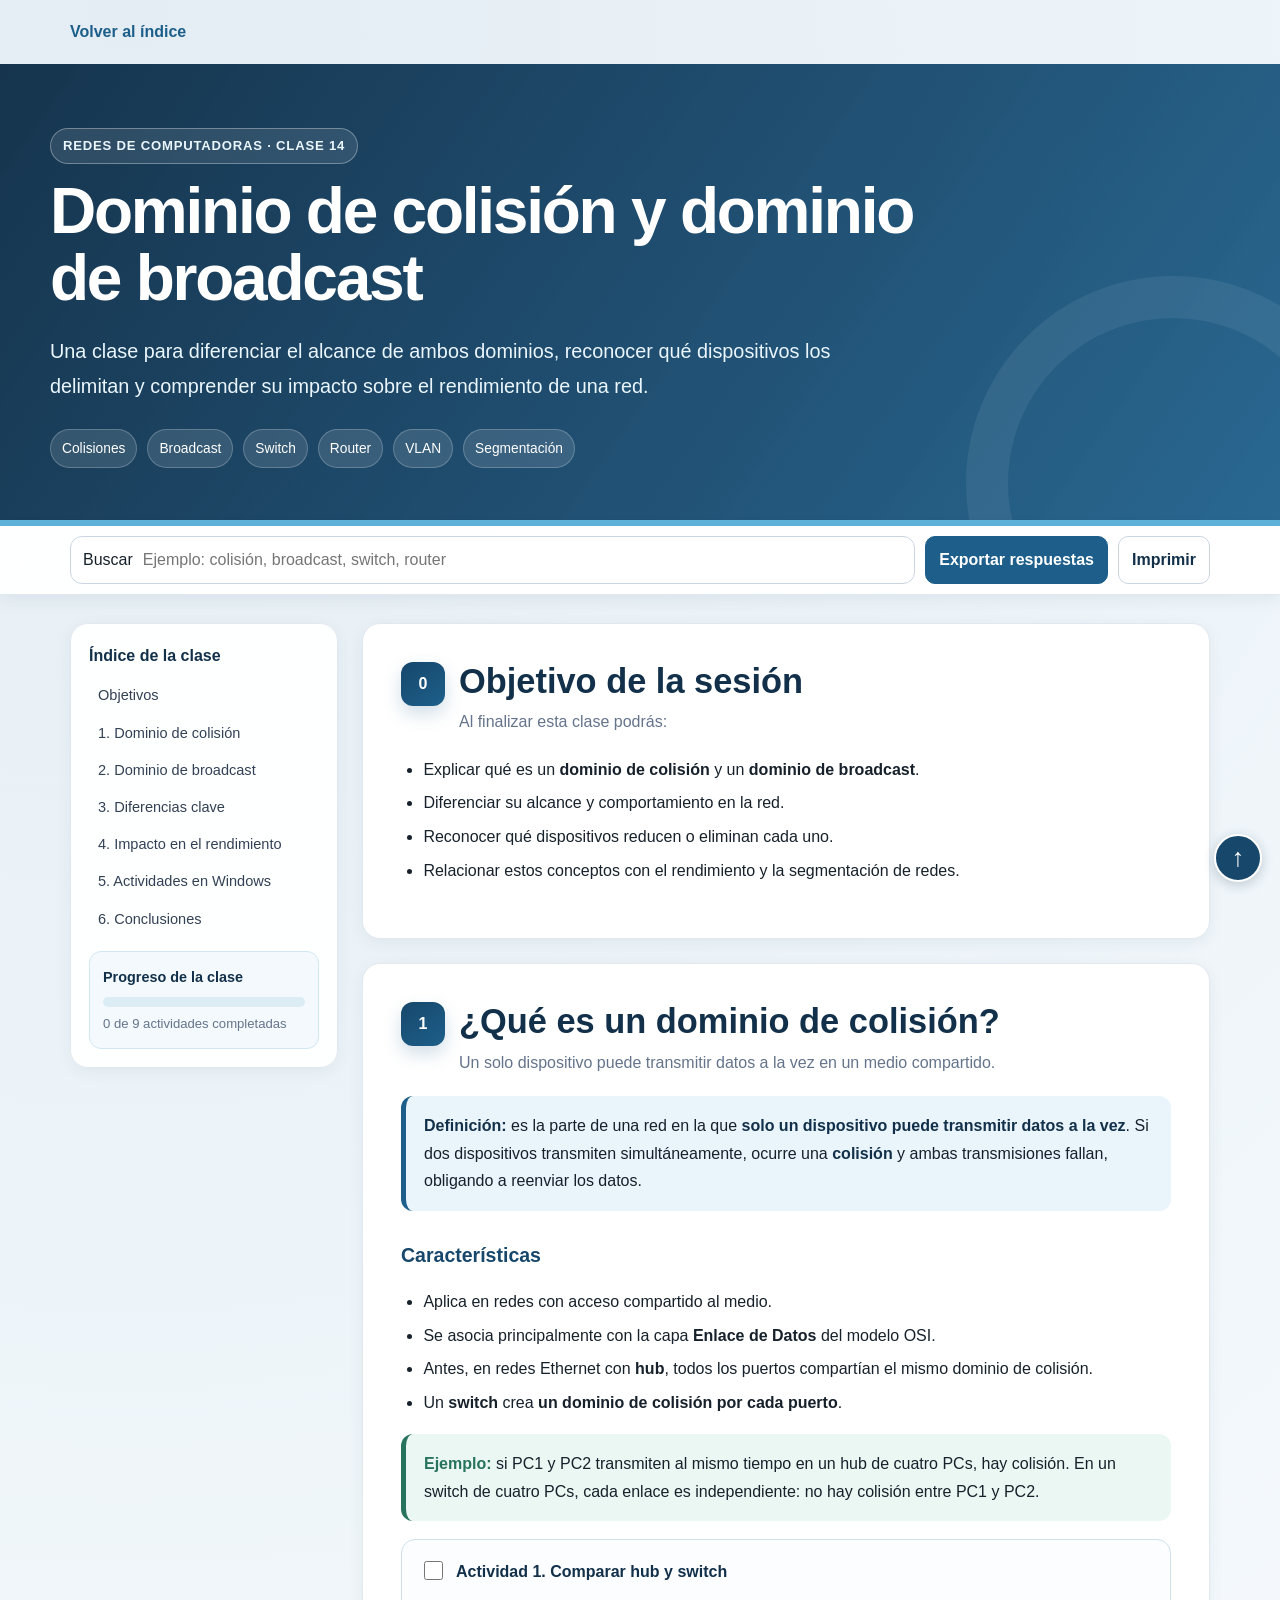
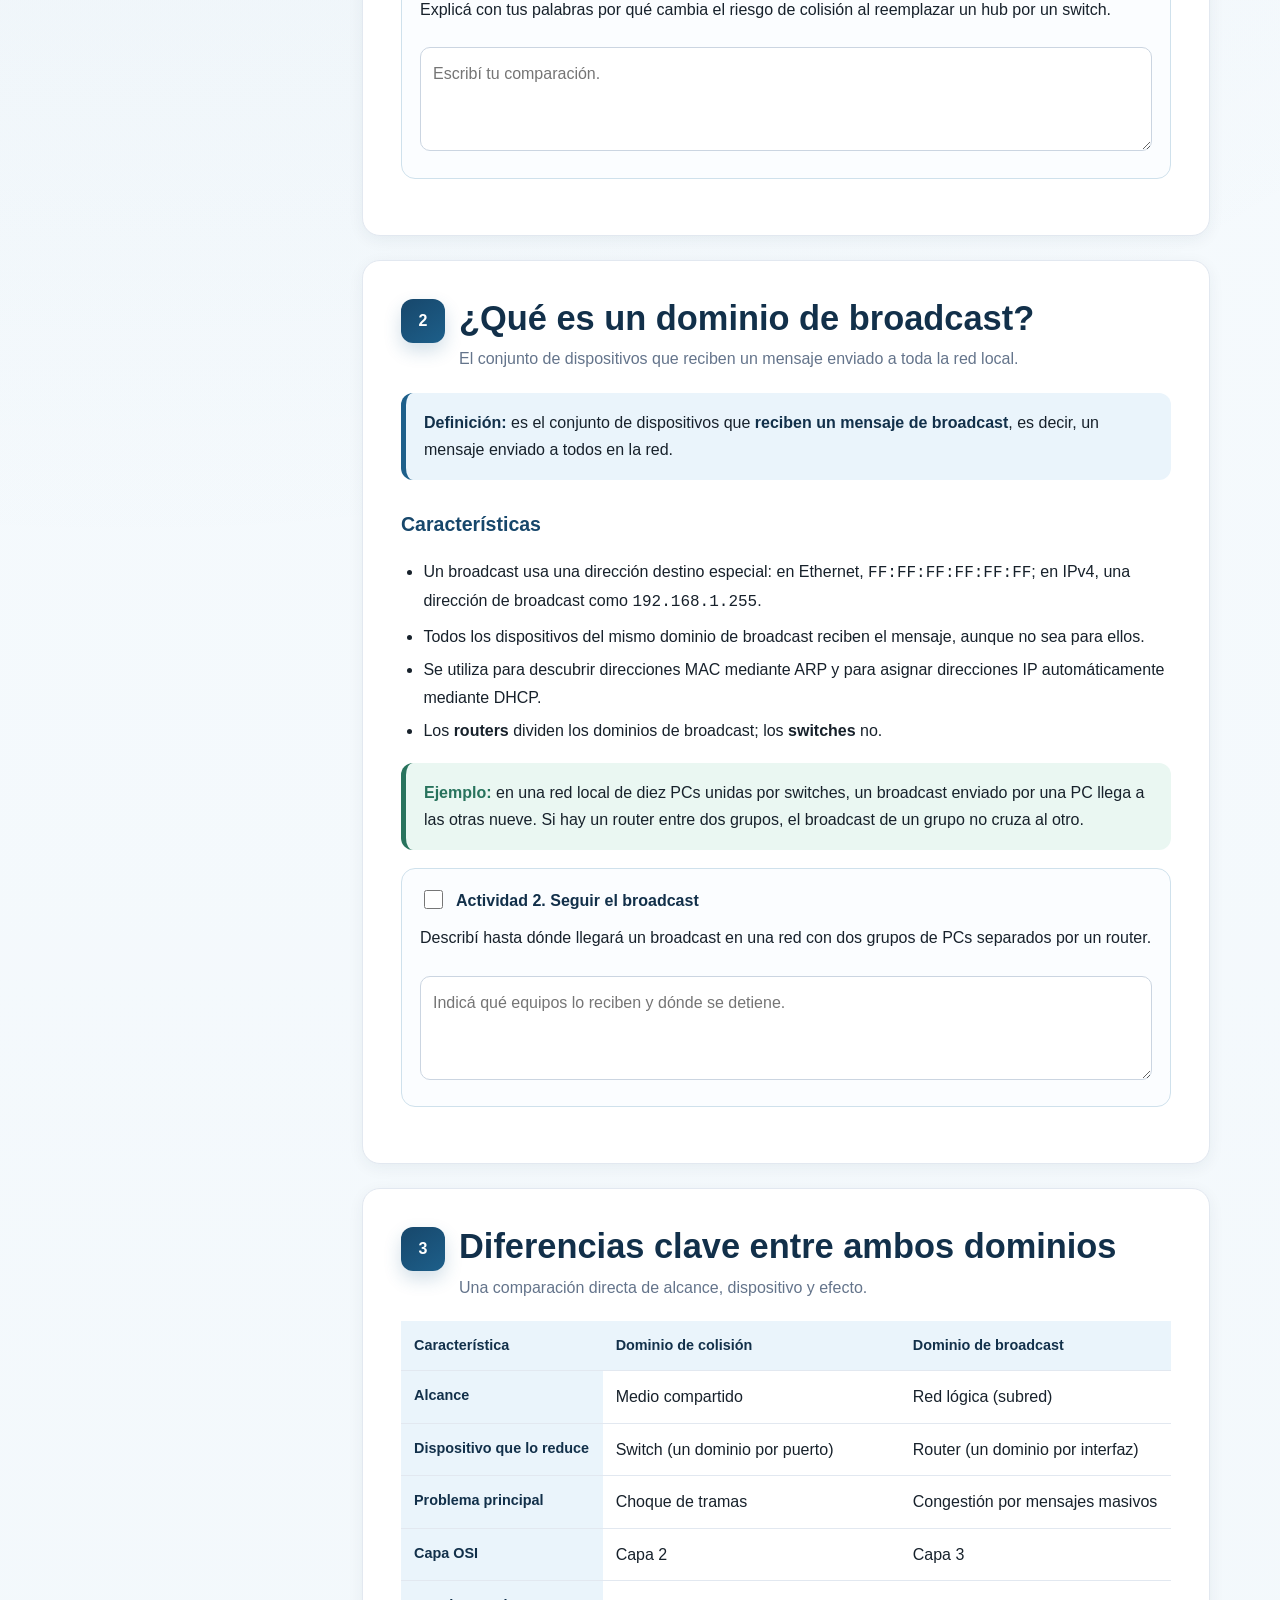
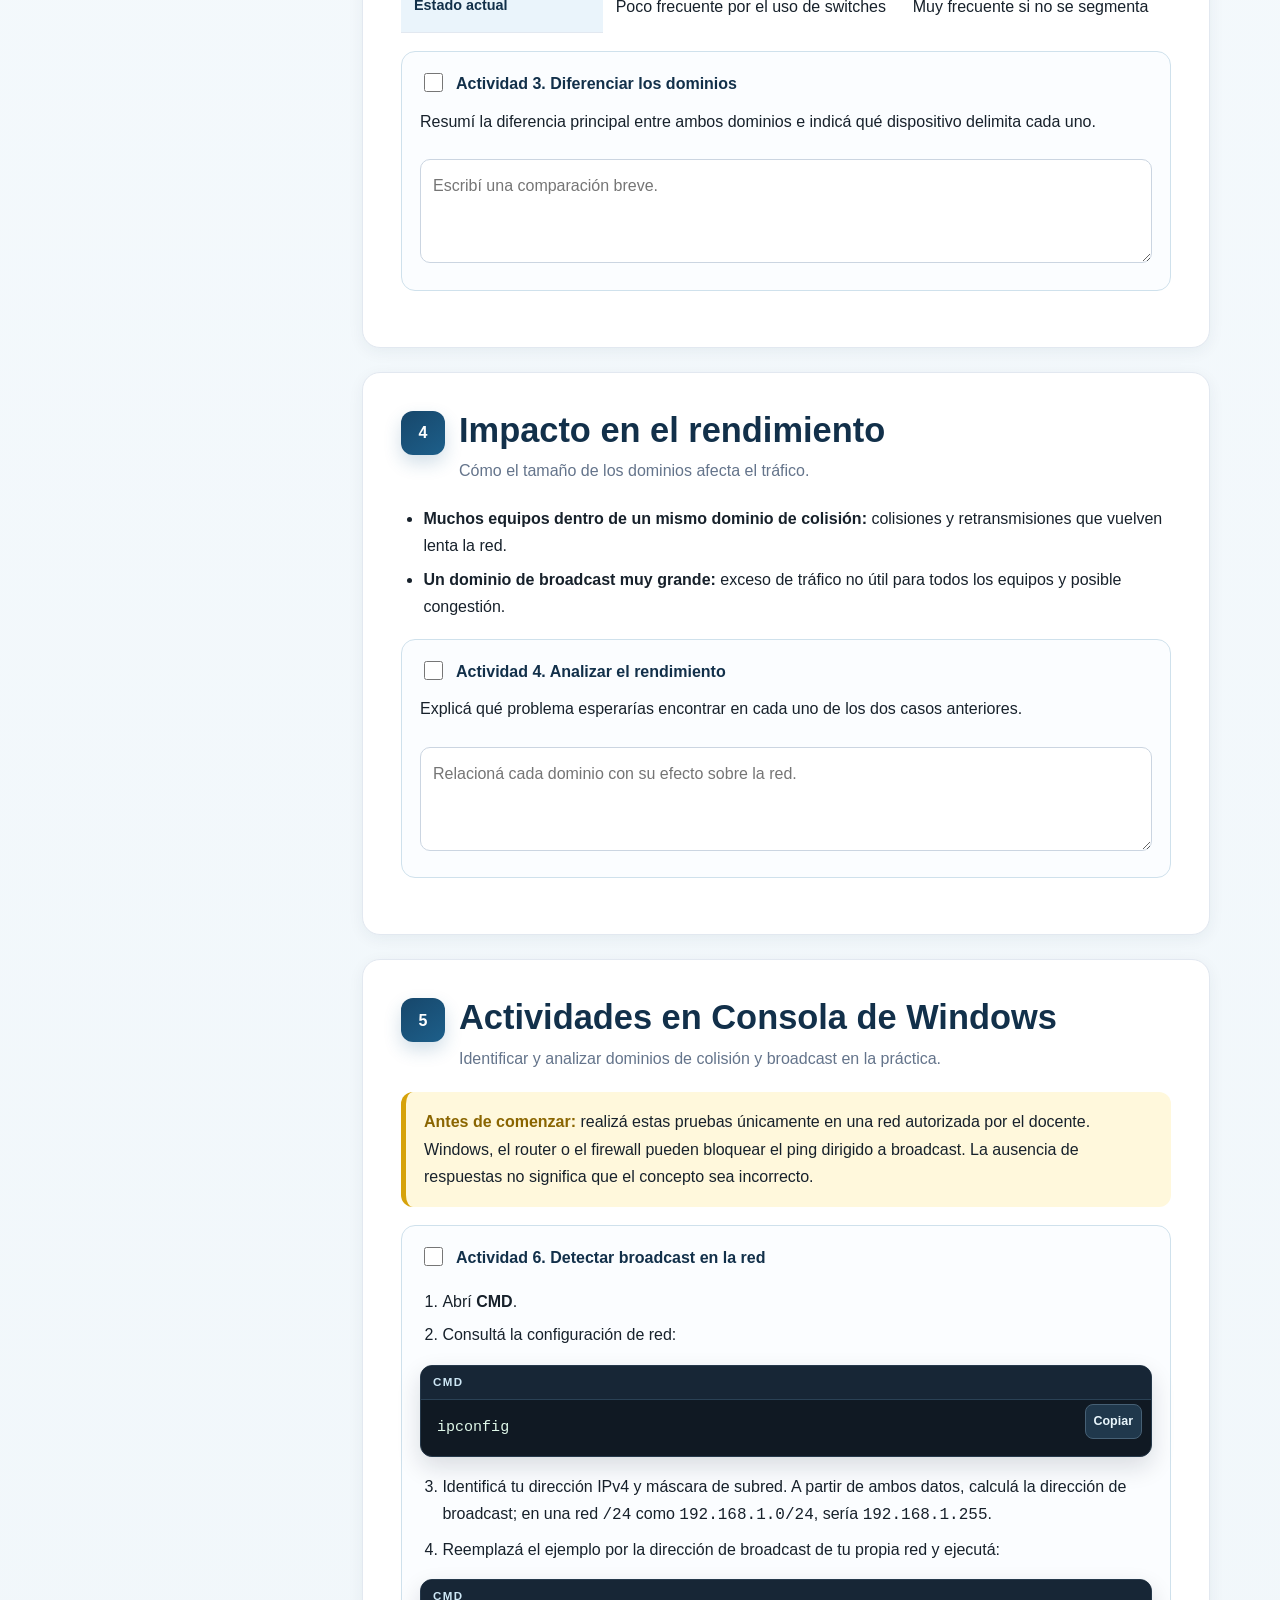
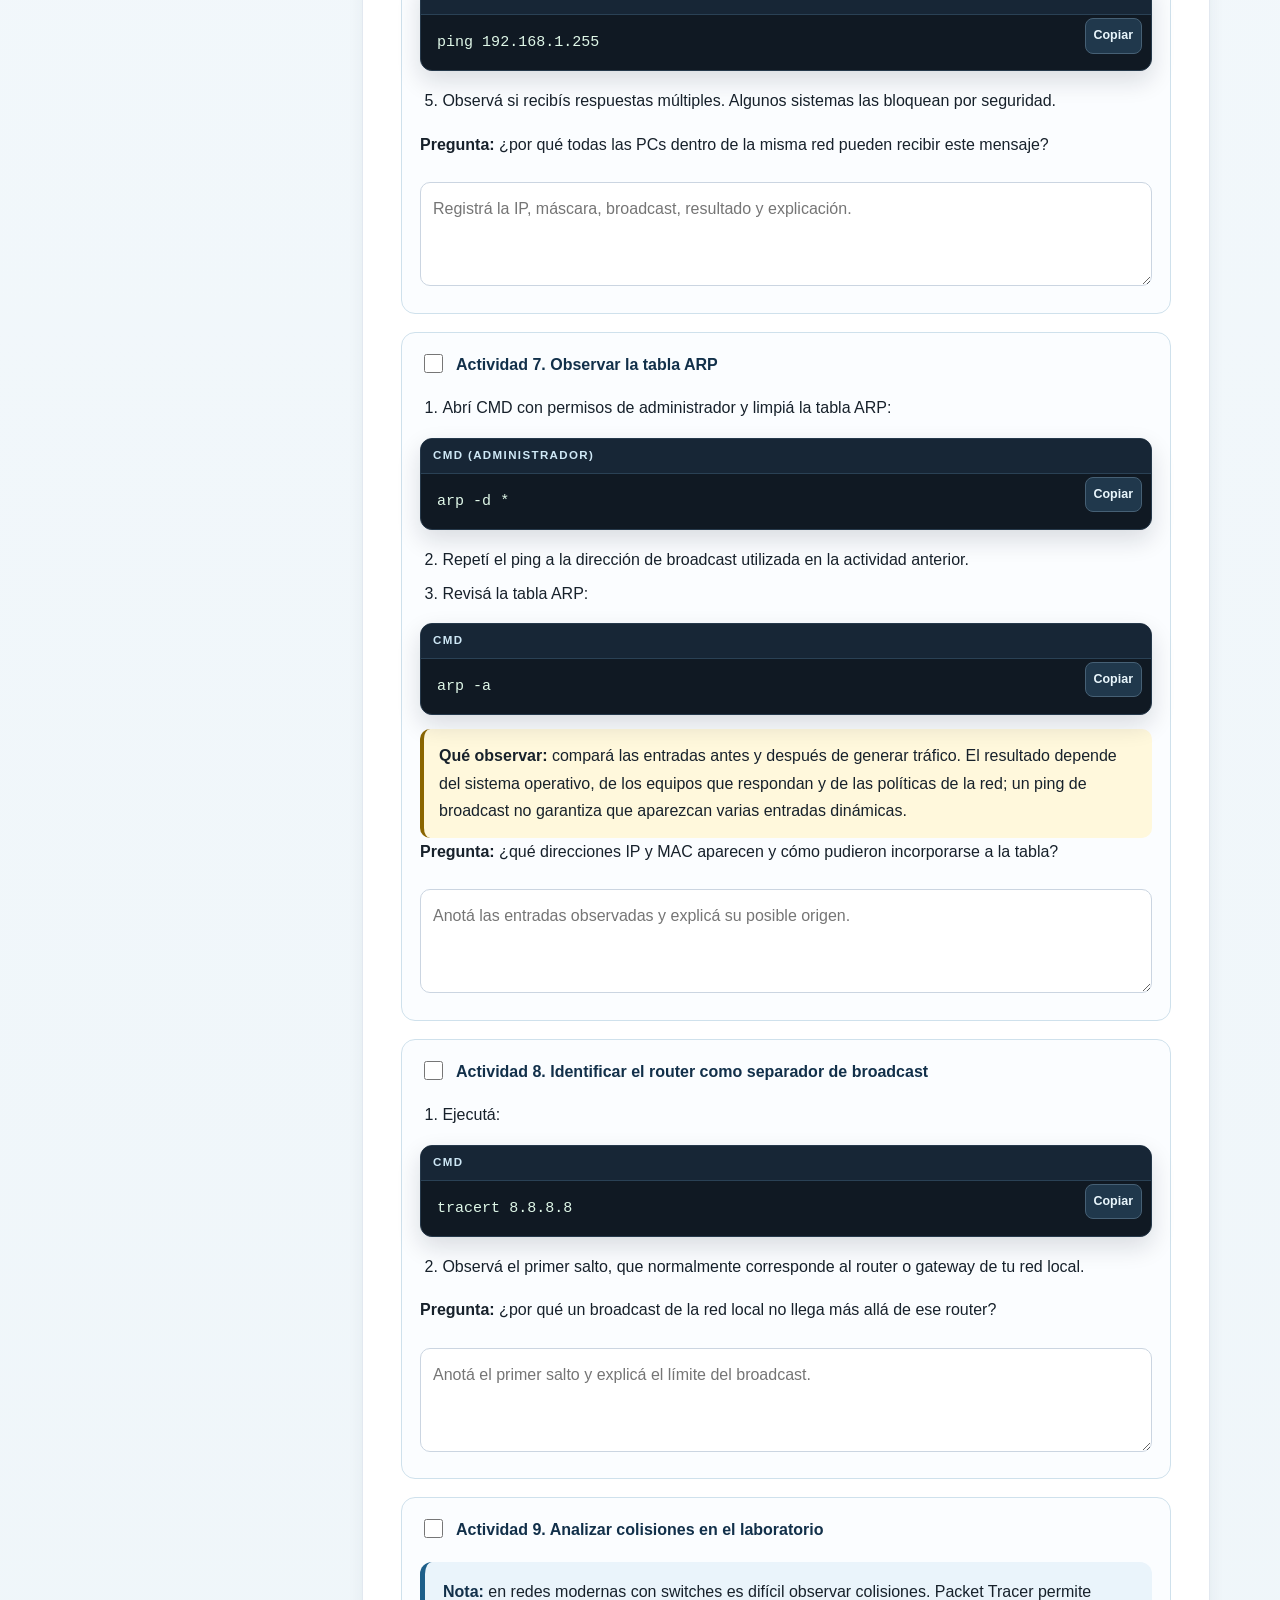
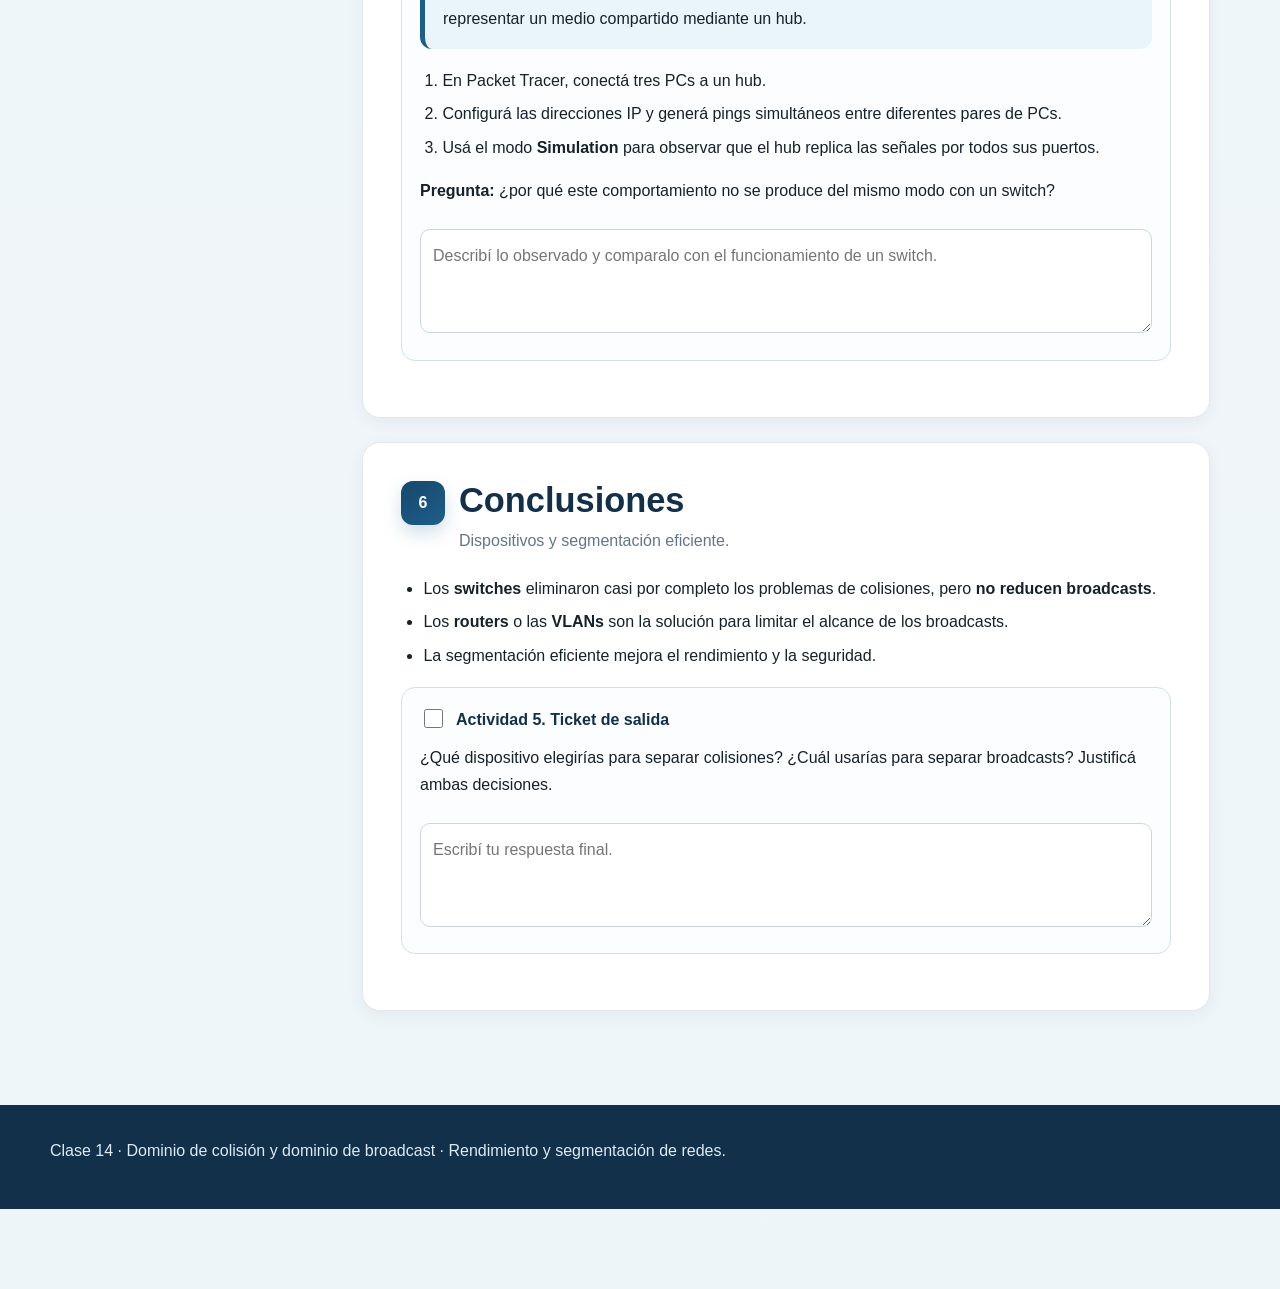
<file: clases/clase14.html>
<!DOCTYPE html>
<html lang="es">
<head>
  <meta charset="UTF-8">
  <meta name="viewport" content="width=device-width, initial-scale=1.0">
  <meta name="description" content="Clase 14: dominio de colisión y dominio de broadcast, diferencias, dispositivos de segmentación e impacto en el rendimiento de una red.">
  <title>Clase 14 - Dominio de colisión y dominio de broadcast</title>
  <link rel="stylesheet" href="../style.css">
  <script src="../script.js" defer></script>
</head>

<body id="inicio" data-page="clase14">
  <a class="skip-link" href="#contenido">Ir al contenido principal</a>
  <nav class="site-nav" aria-label="Navegación general"><a class="volver" href="../index.html">Volver al índice</a></nav>

  <header class="hero">
    <div class="hero-inner">
      <p class="eyebrow">Redes de computadoras · Clase 14</p>
      <h1>Dominio de colisión y dominio de broadcast</h1>
      <p>Una clase para diferenciar el alcance de ambos dominios, reconocer qué dispositivos los delimitan y comprender su impacto sobre el rendimiento de una red.</p>
      <div class="hero-tags" aria-label="Temas principales">
        <span class="hero-tag">Colisiones</span>
        <span class="hero-tag">Broadcast</span>
        <span class="hero-tag">Switch</span>
        <span class="hero-tag">Router</span>
        <span class="hero-tag">VLAN</span>
        <span class="hero-tag">Segmentación</span>
      </div>
    </div>
  </header>

  <div class="toolbar-wrap">
    <div class="toolbar">
      <label class="search-box" aria-label="Buscar en el material">
        <span aria-hidden="true">Buscar</span>
        <input id="searchInput" type="search" placeholder="Ejemplo: colisión, broadcast, switch, router">
      </label>
      <button class="btn btn-primary" id="exportBtn" type="button">Exportar respuestas</button>
      <button class="btn" id="printBtn" type="button">Imprimir</button>
    </div>
  </div>

  <div class="layout">
    <aside class="sidebar" aria-label="Índice del material">
      <h2>Índice de la clase</h2>
      <nav>
        <a href="#objetivos">Objetivos</a>
        <a href="#colision">1. Dominio de colisión</a>
        <a href="#broadcast">2. Dominio de broadcast</a>
        <a href="#diferencias">3. Diferencias clave</a>
        <a href="#rendimiento">4. Impacto en el rendimiento</a>
        <a href="#consola">5. Actividades en Windows</a>
        <a href="#conclusiones">6. Conclusiones</a>
      </nav>
      <div class="progress-card">
        <strong>Progreso de la clase</strong>
        <div class="progress-track"><progress class="progress-fill" id="progressFill" max="100" value="0" aria-labelledby="progressLabel"></progress></div>
        <div class="progress-label" id="progressLabel" aria-live="polite">0 de 9 actividades completadas</div>
      </div>
    </aside>

    <main id="contenido" tabindex="-1">
      <p id="noResults" class="no-results" role="status" hidden>No se encontraron secciones para esa búsqueda.</p>

      <section class="module" id="objetivos" data-search="objetivos explicar diferenciar alcance comportamiento dispositivos rendimiento segmentación">
        <div class="module-header">
          <div class="module-number">0</div>
          <div><h2>Objetivo de la sesión</h2><p class="module-subtitle">Al finalizar esta clase podrás:</p></div>
        </div>
        <ul>
          <li>Explicar qué es un <strong>dominio de colisión</strong> y un <strong>dominio de broadcast</strong>.</li>
          <li>Diferenciar su alcance y comportamiento en la red.</li>
          <li>Reconocer qué dispositivos reducen o eliminan cada uno.</li>
          <li>Relacionar estos conceptos con el rendimiento y la segmentación de redes.</li>
        </ul>
      </section>

      <section class="module" id="colision" data-search="dominio colisión medio compartido capa 2 enlace hub switch puertos">
        <div class="module-header">
          <div class="module-number">1</div>
          <div><h2>¿Qué es un dominio de colisión?</h2><p class="module-subtitle">Un solo dispositivo puede transmitir datos a la vez en un medio compartido.</p></div>
        </div>
        <div class="callout"><strong>Definición:</strong> es la parte de una red en la que <strong>solo un dispositivo puede transmitir datos a la vez</strong>. Si dos dispositivos transmiten simultáneamente, ocurre una <strong>colisión</strong> y ambas transmisiones fallan, obligando a reenviar los datos.</div>
        <h3>Características</h3>
        <ul>
          <li>Aplica en redes con acceso compartido al medio.</li>
          <li>Se asocia principalmente con la capa <strong>Enlace de Datos</strong> del modelo OSI.</li>
          <li>Antes, en redes Ethernet con <strong>hub</strong>, todos los puertos compartían el mismo dominio de colisión.</li>
          <li>Un <strong>switch</strong> crea <strong>un dominio de colisión por cada puerto</strong>.</li>
        </ul>
        <div class="callout success"><strong>Ejemplo:</strong> si PC1 y PC2 transmiten al mismo tiempo en un hub de cuatro PCs, hay colisión. En un switch de cuatro PCs, cada enlace es independiente: no hay colisión entre PC1 y PC2.</div>
        <div class="activity">
          <div class="activity-title"><input type="checkbox" id="act-1" data-task><label for="act-1">Actividad 1. Comparar hub y switch</label></div>
          <p>Explicá con tus palabras por qué cambia el riesgo de colisión al reemplazar un hub por un switch.</p>
          <textarea class="response" data-response="act-1" placeholder="Escribí tu comparación." aria-label="Explicá por qué cambia el riesgo de colisión al reemplazar un hub por un switch."></textarea>
        </div>
      </section>

      <section class="module" id="broadcast" data-search="dominio broadcast ethernet ff ipv4 arp dhcp router switch">
        <div class="module-header">
          <div class="module-number">2</div>
          <div><h2>¿Qué es un dominio de broadcast?</h2><p class="module-subtitle">El conjunto de dispositivos que reciben un mensaje enviado a toda la red local.</p></div>
        </div>
        <div class="callout"><strong>Definición:</strong> es el conjunto de dispositivos que <strong>reciben un mensaje de broadcast</strong>, es decir, un mensaje enviado a todos en la red.</div>
        <h3>Características</h3>
        <ul>
          <li>Un broadcast usa una dirección destino especial: en Ethernet, <code>FF:FF:FF:FF:FF:FF</code>; en IPv4, una dirección de broadcast como <code>192.168.1.255</code>.</li>
          <li>Todos los dispositivos del mismo dominio de broadcast reciben el mensaje, aunque no sea para ellos.</li>
          <li>Se utiliza para descubrir direcciones MAC mediante ARP y para asignar direcciones IP automáticamente mediante DHCP.</li>
          <li>Los <strong>routers</strong> dividen los dominios de broadcast; los <strong>switches</strong> no.</li>
        </ul>
        <div class="callout success"><strong>Ejemplo:</strong> en una red local de diez PCs unidas por switches, un broadcast enviado por una PC llega a las otras nueve. Si hay un router entre dos grupos, el broadcast de un grupo no cruza al otro.</div>
        <div class="activity">
          <div class="activity-title"><input type="checkbox" id="act-2" data-task><label for="act-2">Actividad 2. Seguir el broadcast</label></div>
          <p>Describí hasta dónde llegará un broadcast en una red con dos grupos de PCs separados por un router.</p>
          <textarea class="response" data-response="act-2" placeholder="Indicá qué equipos lo reciben y dónde se detiene." aria-label="Describí hasta dónde llegará el broadcast y dónde se detiene."></textarea>
        </div>
      </section>

      <section class="module" id="diferencias" data-search="diferencias alcance medio subred capa osi switch router choque congestión">
        <div class="module-header">
          <div class="module-number">3</div>
          <div><h2>Diferencias clave entre ambos dominios</h2><p class="module-subtitle">Una comparación directa de alcance, dispositivo y efecto.</p></div>
        </div>
        <div class="table-scroll" role="region" aria-label="Comparación entre dominio de colisión y dominio de broadcast" tabindex="0">
          <table>
            <thead><tr><th scope="col">Característica</th><th scope="col">Dominio de colisión</th><th scope="col">Dominio de broadcast</th></tr></thead>
            <tbody>
              <tr><th scope="row">Alcance</th><td>Medio compartido</td><td>Red lógica (subred)</td></tr>
              <tr><th scope="row">Dispositivo que lo reduce</th><td>Switch (un dominio por puerto)</td><td>Router (un dominio por interfaz)</td></tr>
              <tr><th scope="row">Problema principal</th><td>Choque de tramas</td><td>Congestión por mensajes masivos</td></tr>
              <tr><th scope="row">Capa OSI</th><td>Capa 2</td><td>Capa 3</td></tr>
              <tr><th scope="row">Estado actual</th><td>Poco frecuente por el uso de switches</td><td>Muy frecuente si no se segmenta</td></tr>
            </tbody>
          </table>
        </div>
        <div class="activity">
          <div class="activity-title"><input type="checkbox" id="act-3" data-task><label for="act-3">Actividad 3. Diferenciar los dominios</label></div>
          <p>Resumí la diferencia principal entre ambos dominios e indicá qué dispositivo delimita cada uno.</p>
          <textarea class="response" data-response="act-3" placeholder="Escribí una comparación breve." aria-label="Resumí la diferencia entre ambos dominios y los dispositivos que los delimitan."></textarea>
        </div>
      </section>

      <section class="module" id="rendimiento" data-search="impacto rendimiento retransmisiones red lenta congestión tráfico">
        <div class="module-header">
          <div class="module-number">4</div>
          <div><h2>Impacto en el rendimiento</h2><p class="module-subtitle">Cómo el tamaño de los dominios afecta el tráfico.</p></div>
        </div>
        <ul>
          <li><strong>Muchos equipos dentro de un mismo dominio de colisión:</strong> colisiones y retransmisiones que vuelven lenta la red.</li>
          <li><strong>Un dominio de broadcast muy grande:</strong> exceso de tráfico no útil para todos los equipos y posible congestión.</li>
        </ul>
        <div class="activity">
          <div class="activity-title"><input type="checkbox" id="act-4" data-task><label for="act-4">Actividad 4. Analizar el rendimiento</label></div>
          <p>Explicá qué problema esperarías encontrar en cada uno de los dos casos anteriores.</p>
          <textarea class="response" data-response="act-4" placeholder="Relacioná cada dominio con su efecto sobre la red." aria-label="Relacioná cada dominio con su efecto sobre el rendimiento."></textarea>
        </div>
      </section>

      <section class="module" id="consola" data-search="actividades consola windows cmd ipconfig ping broadcast arp tracert packet tracer hub switch">
        <div class="module-header">
          <div class="module-number">5</div>
          <div><h2>Actividades en Consola de Windows</h2><p class="module-subtitle">Identificar y analizar dominios de colisión y broadcast en la práctica.</p></div>
        </div>

        <div class="callout warning">
          <strong>Antes de comenzar:</strong> realizá estas pruebas únicamente en una red autorizada por el docente. Windows, el router o el firewall pueden bloquear el ping dirigido a broadcast. La ausencia de respuestas no significa que el concepto sea incorrecto.
        </div>

        <div class="activity">
          <div class="activity-title"><input type="checkbox" id="act-6" data-task><label for="act-6">Actividad 6. Detectar broadcast en la red</label></div>
          <ol>
            <li>Abrí <strong>CMD</strong>.</li>
            <li>Consultá la configuración de red:</li>
          </ol>
          <div class="command-block" data-label="CMD"><pre><code>ipconfig</code></pre></div>
          <ol start="3">
            <li>Identificá tu dirección IPv4 y máscara de subred. A partir de ambos datos, calculá la dirección de broadcast; en una red <code>/24</code> como <code>192.168.1.0/24</code>, sería <code>192.168.1.255</code>.</li>
            <li>Reemplazá el ejemplo por la dirección de broadcast de tu propia red y ejecutá:</li>
          </ol>
          <div class="command-block" data-label="CMD"><pre><code>ping 192.168.1.255</code></pre></div>
          <ol start="5"><li>Observá si recibís respuestas múltiples. Algunos sistemas las bloquean por seguridad.</li></ol>
          <p><strong>Pregunta:</strong> ¿por qué todas las PCs dentro de la misma red pueden recibir este mensaje?</p>
          <textarea class="response" data-response="act-6" placeholder="Registrá la IP, máscara, broadcast, resultado y explicación." aria-label="Registrá el resultado de la prueba de broadcast y respondé la pregunta."></textarea>
        </div>

        <div class="activity">
          <div class="activity-title"><input type="checkbox" id="act-7" data-task><label for="act-7">Actividad 7. Observar la tabla ARP</label></div>
          <ol>
            <li>Abrí CMD con permisos de administrador y limpiá la tabla ARP:</li>
          </ol>
          <div class="command-block" data-label="CMD (ADMINISTRADOR)"><pre><code>arp -d *</code></pre></div>
          <ol start="2">
            <li>Repetí el ping a la dirección de broadcast utilizada en la actividad anterior.</li>
            <li>Revisá la tabla ARP:</li>
          </ol>
          <div class="command-block" data-label="CMD"><pre><code>arp -a</code></pre></div>
          <div class="accuracy-note"><strong>Qué observar:</strong> compará las entradas antes y después de generar tráfico. El resultado depende del sistema operativo, de los equipos que respondan y de las políticas de la red; un ping de broadcast no garantiza que aparezcan varias entradas dinámicas.</div>
          <p><strong>Pregunta:</strong> ¿qué direcciones IP y MAC aparecen y cómo pudieron incorporarse a la tabla?</p>
          <textarea class="response" data-response="act-7" placeholder="Anotá las entradas observadas y explicá su posible origen." aria-label="Registrá y explicá las entradas observadas en la tabla ARP."></textarea>
        </div>

        <div class="activity">
          <div class="activity-title"><input type="checkbox" id="act-8" data-task><label for="act-8">Actividad 8. Identificar el router como separador de broadcast</label></div>
          <ol>
            <li>Ejecutá:</li>
          </ol>
          <div class="command-block" data-label="CMD"><pre><code>tracert 8.8.8.8</code></pre></div>
          <ol start="2">
            <li>Observá el primer salto, que normalmente corresponde al router o gateway de tu red local.</li>
          </ol>
          <p><strong>Pregunta:</strong> ¿por qué un broadcast de la red local no llega más allá de ese router?</p>
          <textarea class="response" data-response="act-8" placeholder="Anotá el primer salto y explicá el límite del broadcast." aria-label="Registrá el primer salto y explicá por qué el broadcast no cruza el router."></textarea>
        </div>

        <div class="activity">
          <div class="activity-title"><input type="checkbox" id="act-9" data-task><label for="act-9">Actividad 9. Analizar colisiones en el laboratorio</label></div>
          <div class="callout"><strong>Nota:</strong> en redes modernas con switches es difícil observar colisiones. Packet Tracer permite representar un medio compartido mediante un hub.</div>
          <ol>
            <li>En Packet Tracer, conectá tres PCs a un hub.</li>
            <li>Configurá las direcciones IP y generá pings simultáneos entre diferentes pares de PCs.</li>
            <li>Usá el modo <strong>Simulation</strong> para observar que el hub replica las señales por todos sus puertos.</li>
          </ol>
          <p><strong>Pregunta:</strong> ¿por qué este comportamiento no se produce del mismo modo con un switch?</p>
          <textarea class="response" data-response="act-9" placeholder="Describí lo observado y comparalo con el funcionamiento de un switch." aria-label="Describí la simulación con hub y comparala con un switch."></textarea>
        </div>
      </section>

      <section class="module" id="conclusiones" data-search="conclusiones switches routers vlan segmentación rendimiento seguridad">
        <div class="module-header">
          <div class="module-number">6</div>
          <div><h2>Conclusiones</h2><p class="module-subtitle">Dispositivos y segmentación eficiente.</p></div>
        </div>
        <ul>
          <li>Los <strong>switches</strong> eliminaron casi por completo los problemas de colisiones, pero <strong>no reducen broadcasts</strong>.</li>
          <li>Los <strong>routers</strong> o las <strong>VLANs</strong> son la solución para limitar el alcance de los broadcasts.</li>
          <li>La segmentación eficiente mejora el rendimiento y la seguridad.</li>
        </ul>
        <div class="activity">
          <div class="activity-title"><input type="checkbox" id="act-5" data-task><label for="act-5">Actividad 5. Ticket de salida</label></div>
          <p>¿Qué dispositivo elegirías para separar colisiones? ¿Cuál usarías para separar broadcasts? Justificá ambas decisiones.</p>
          <textarea class="response" data-response="act-5" placeholder="Escribí tu respuesta final." aria-label="Indicá qué dispositivo usarías para separar cada dominio y justificá."></textarea>
        </div>
      </section>
    </main>
  </div>

  <footer class="footer"><div class="footer-inner"><p>Clase 14 · Dominio de colisión y dominio de broadcast · Rendimiento y segmentación de redes.</p></div></footer>
  <a class="back-to-top" href="#inicio" aria-label="Volver arriba" title="Volver arriba"><span aria-hidden="true">↑</span></a>
</body>
</html>
</file>
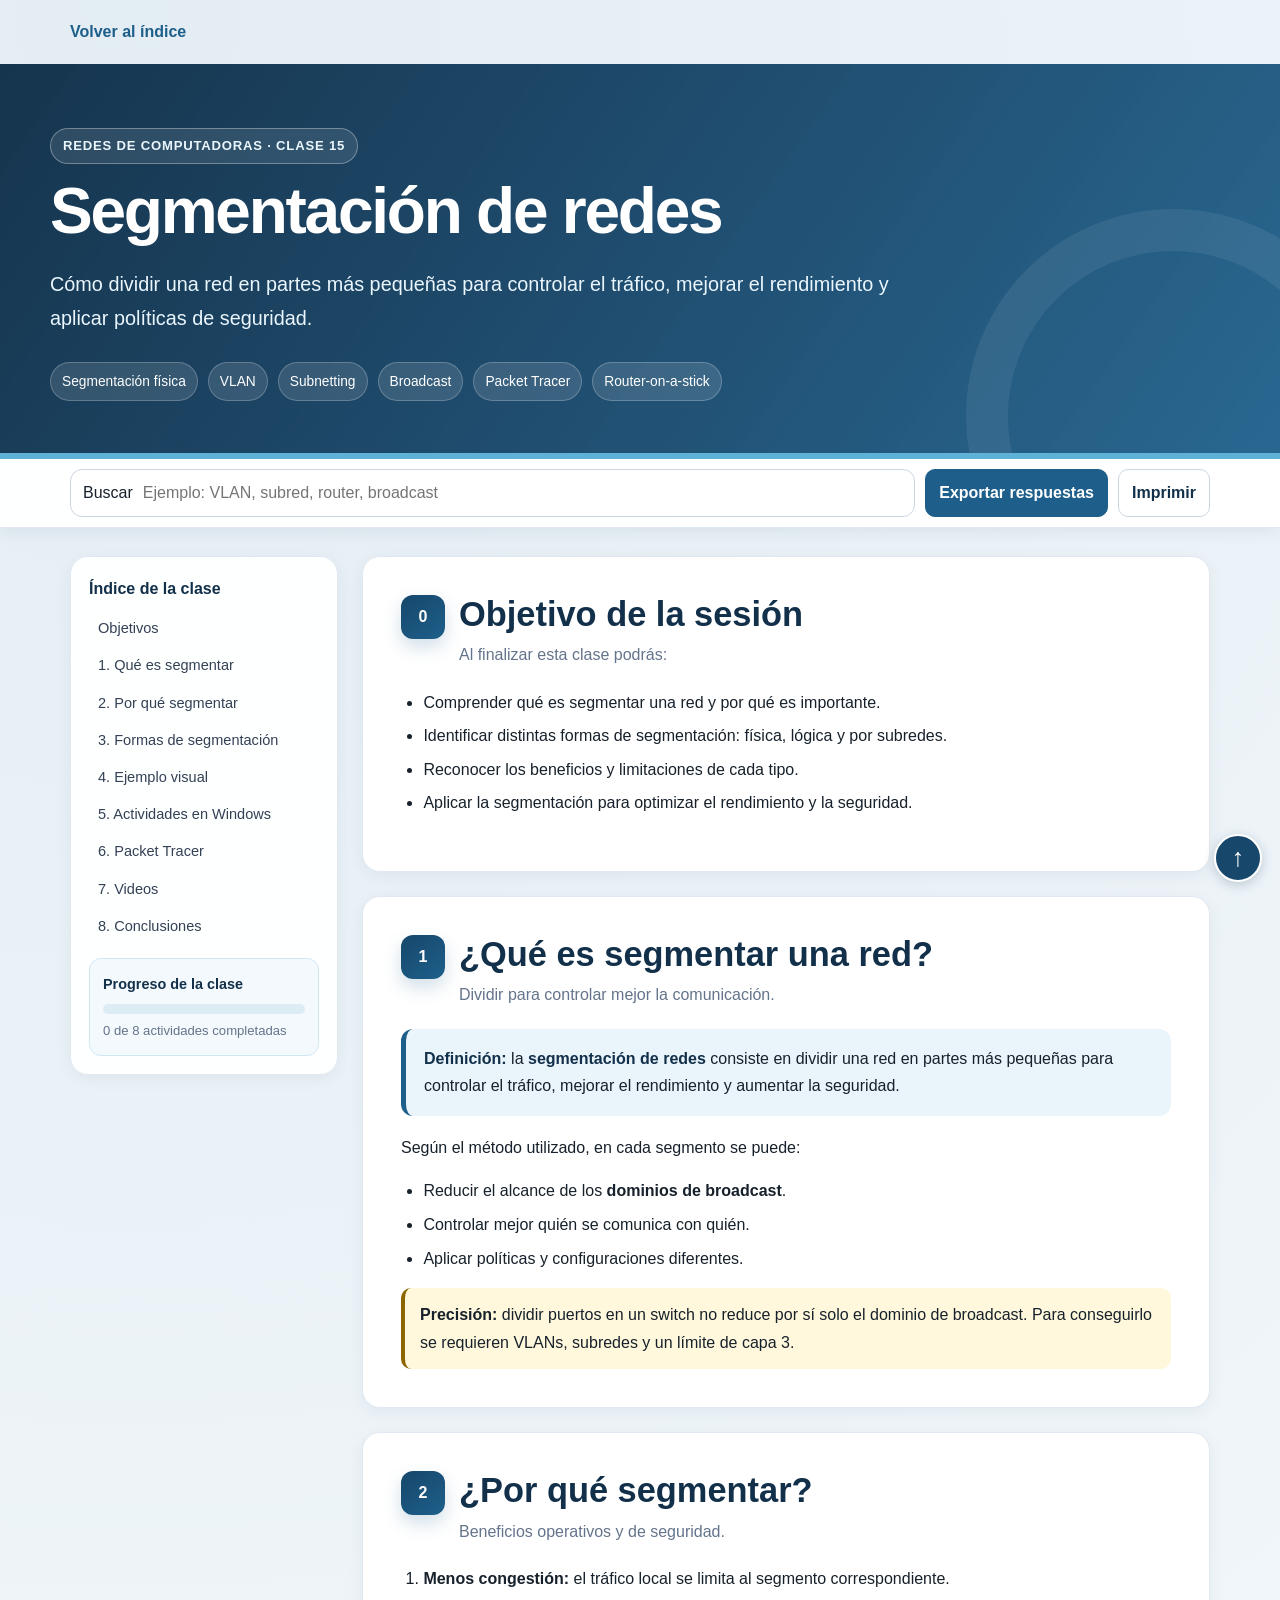
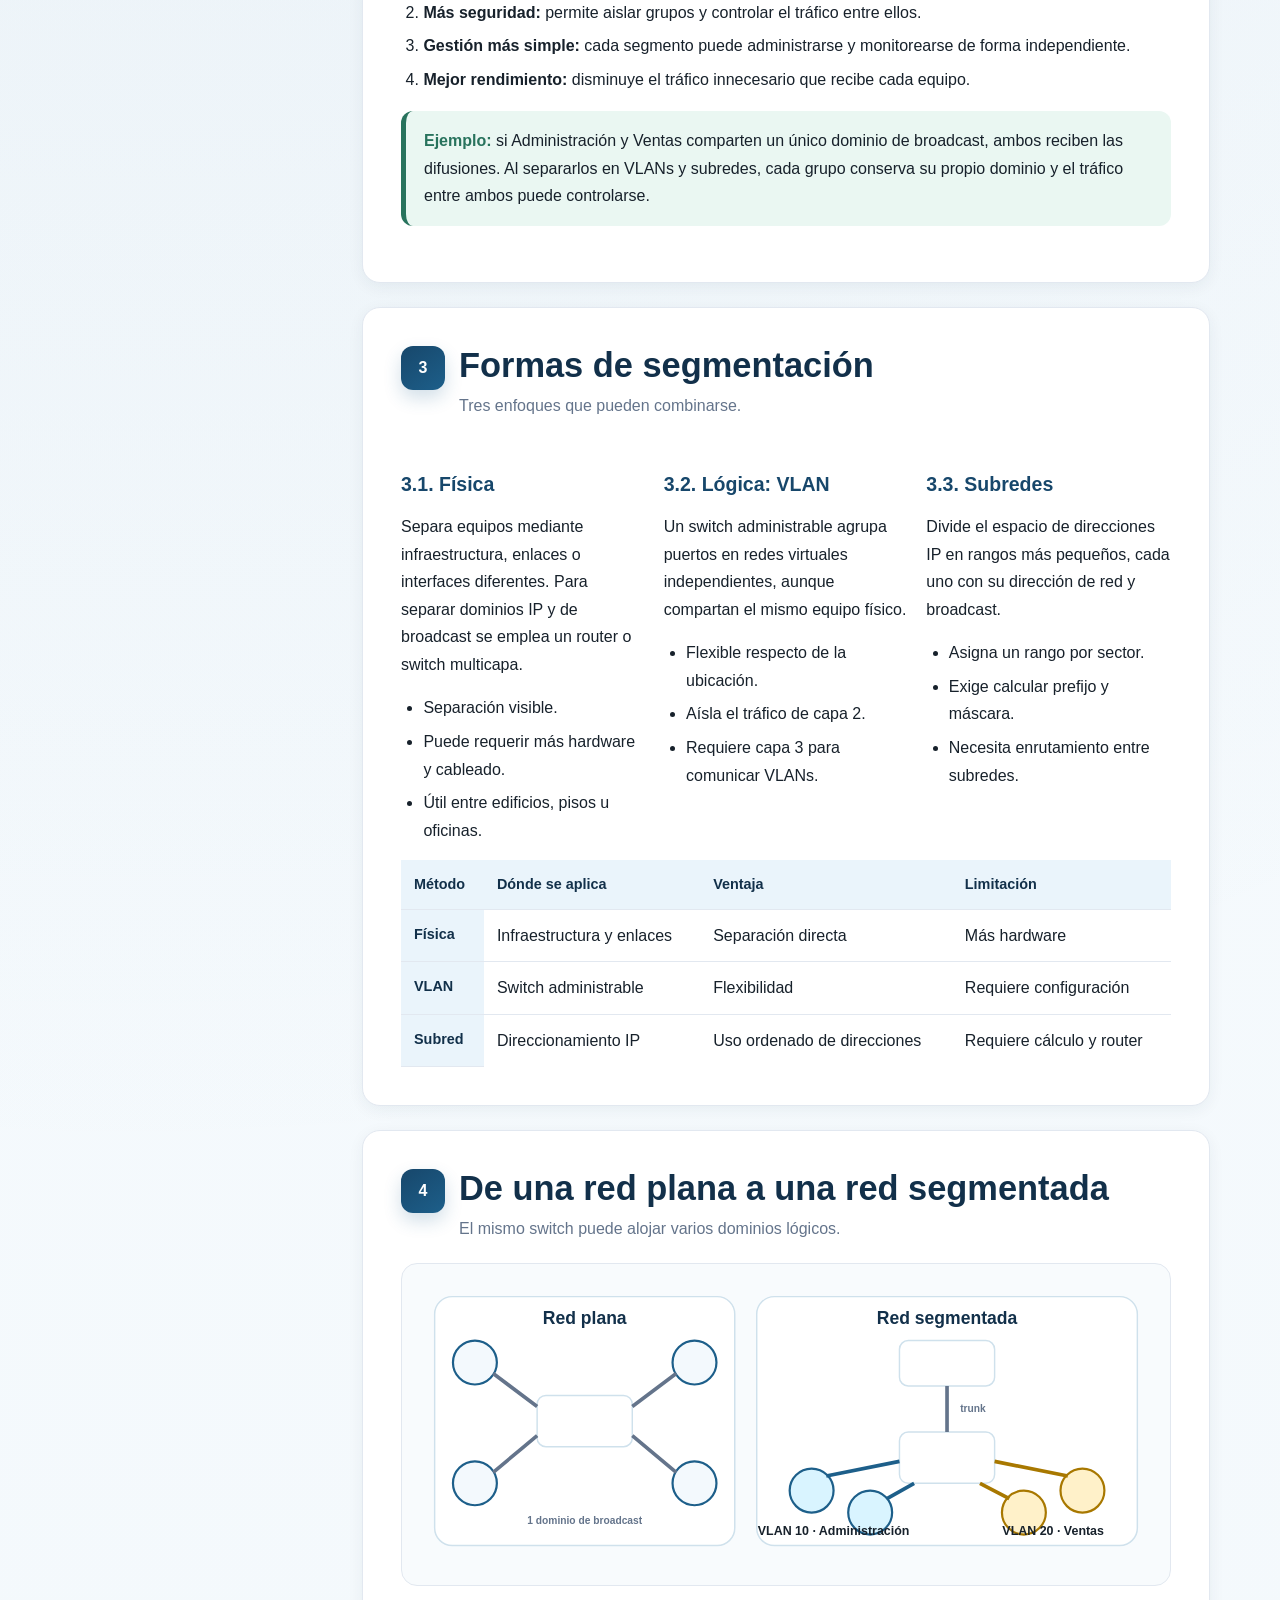
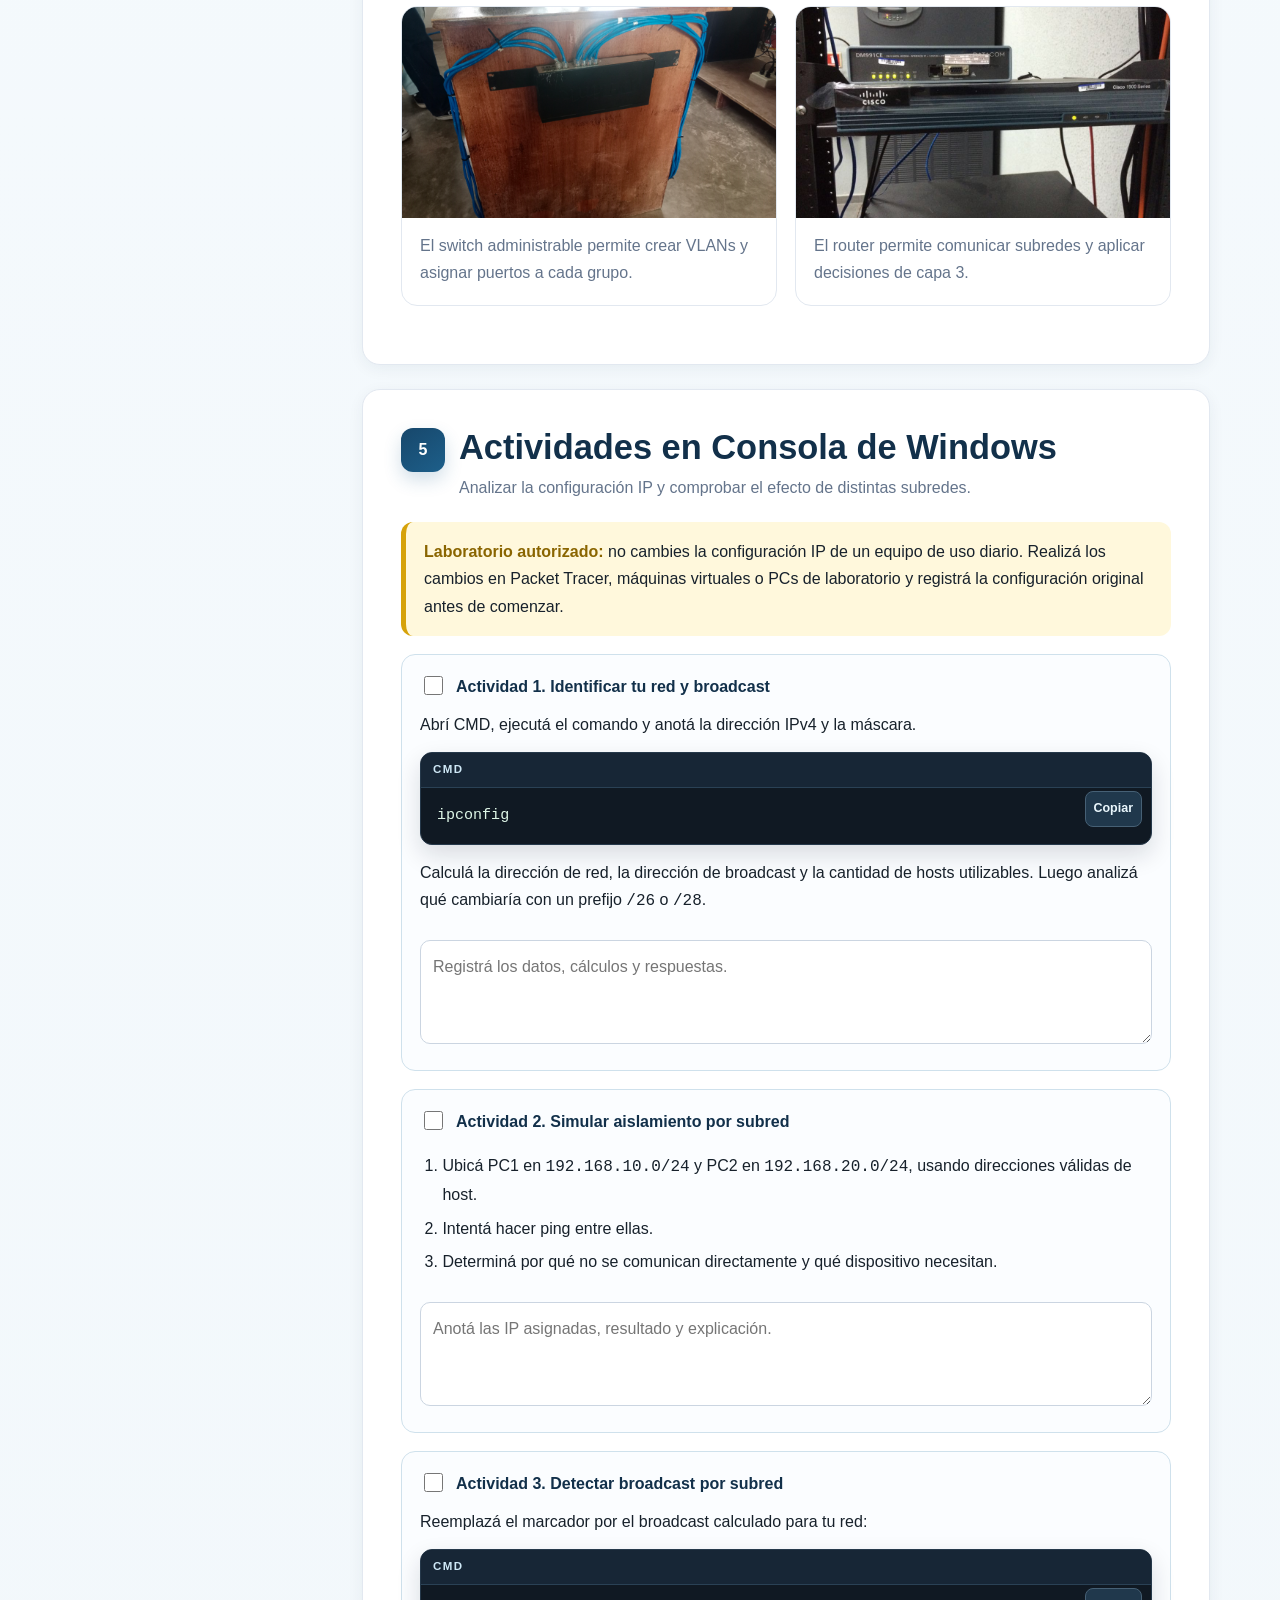
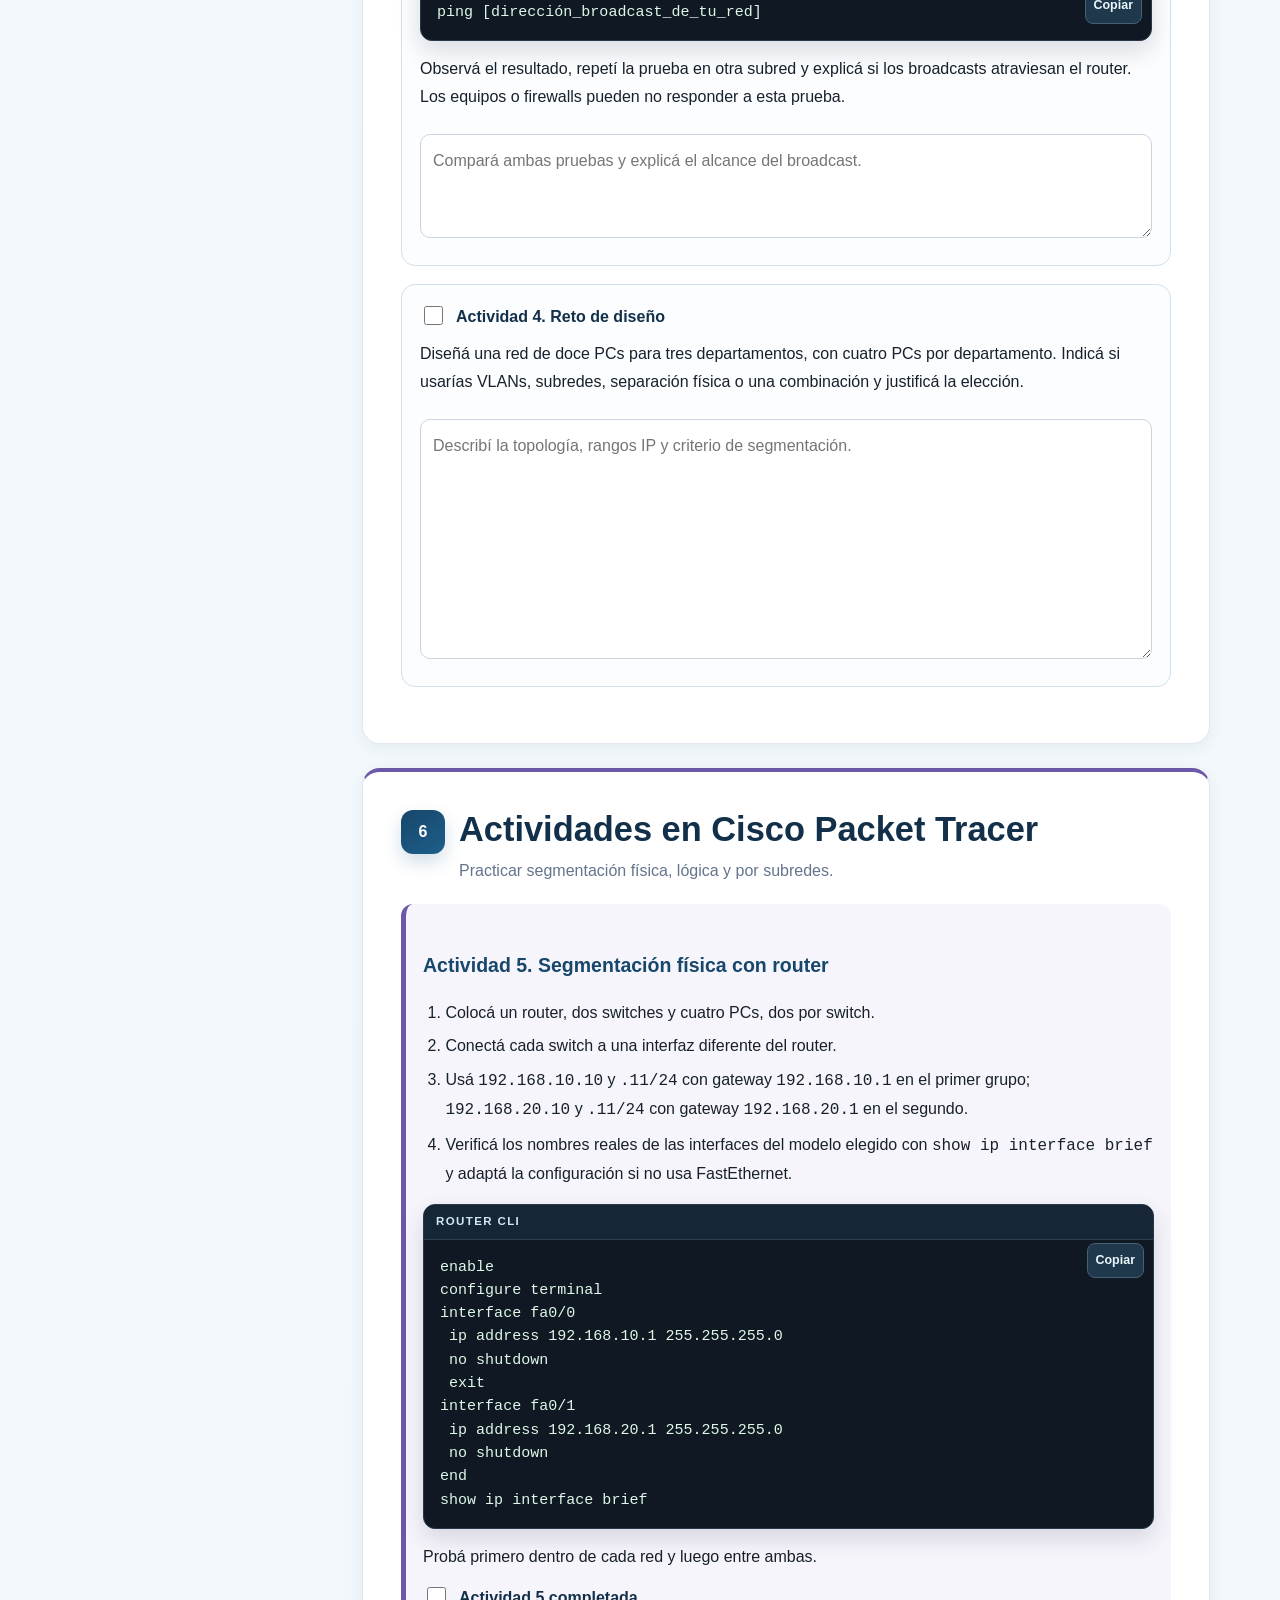
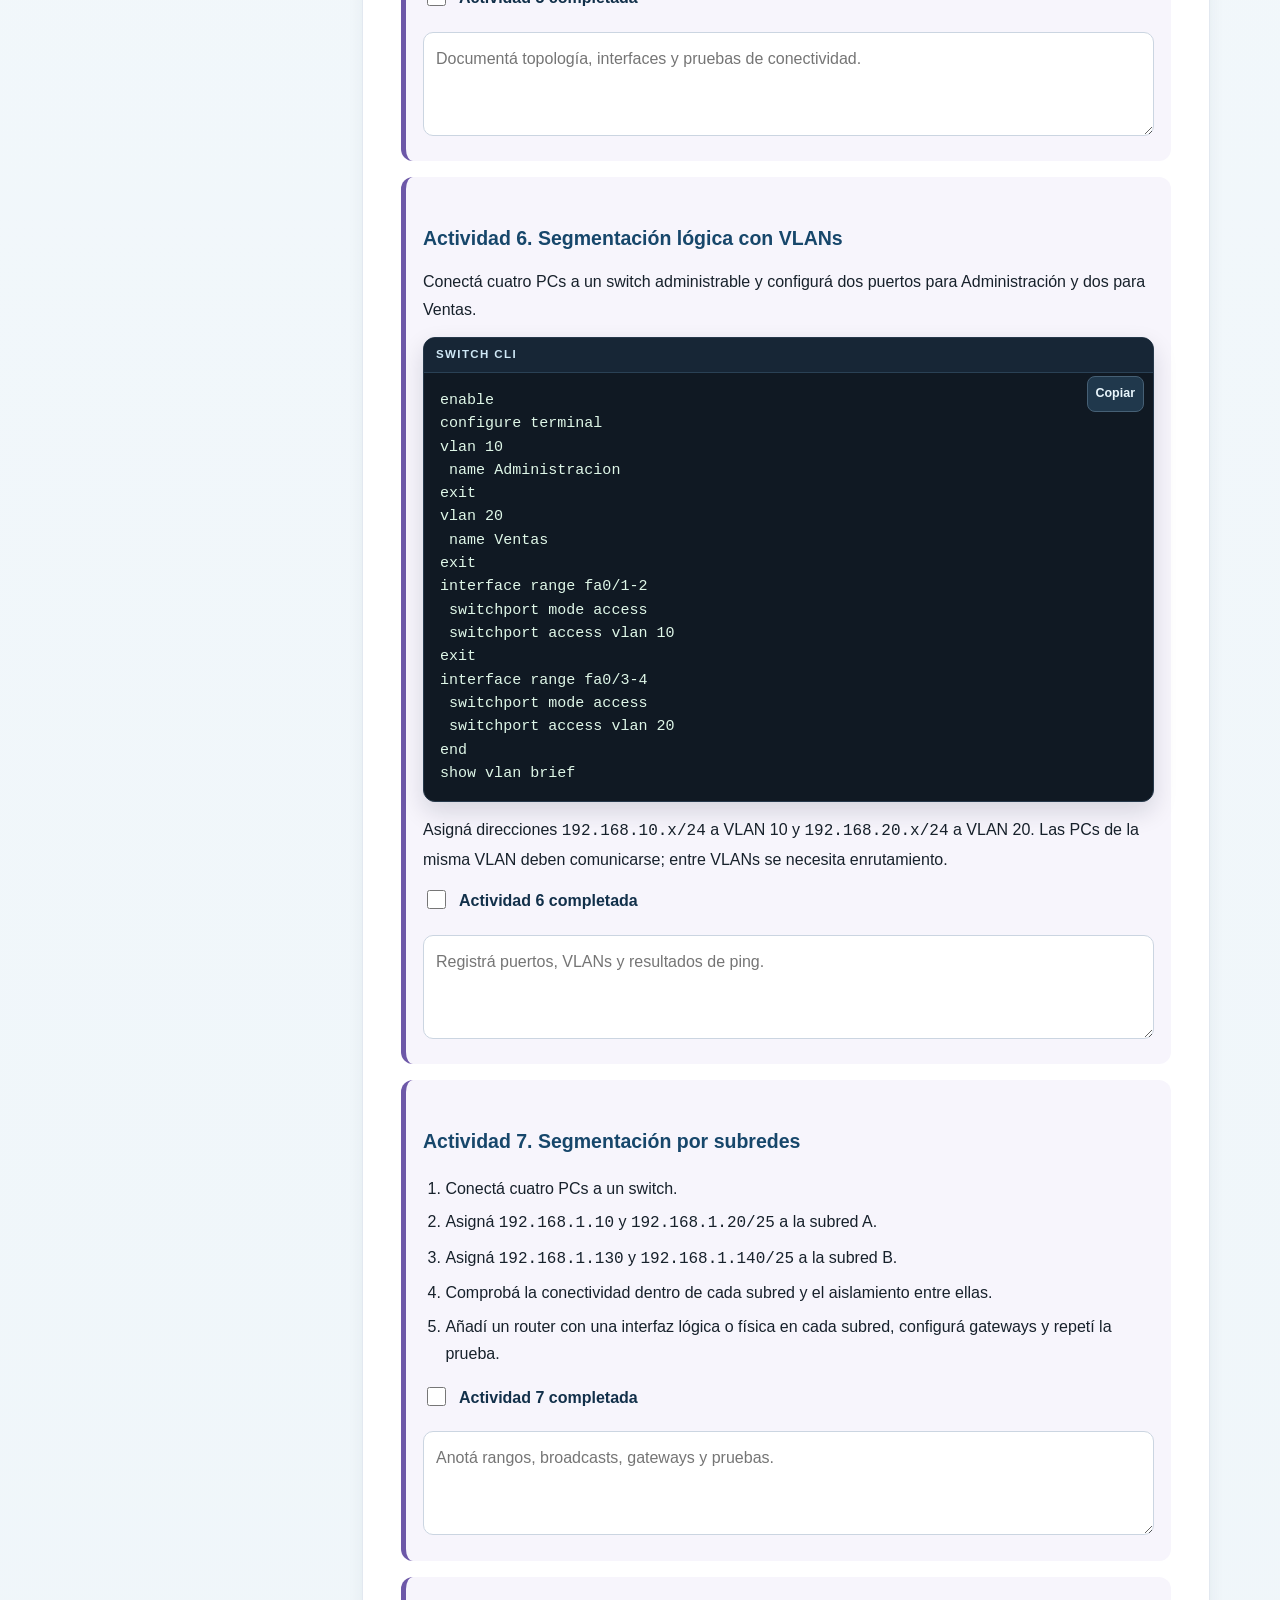
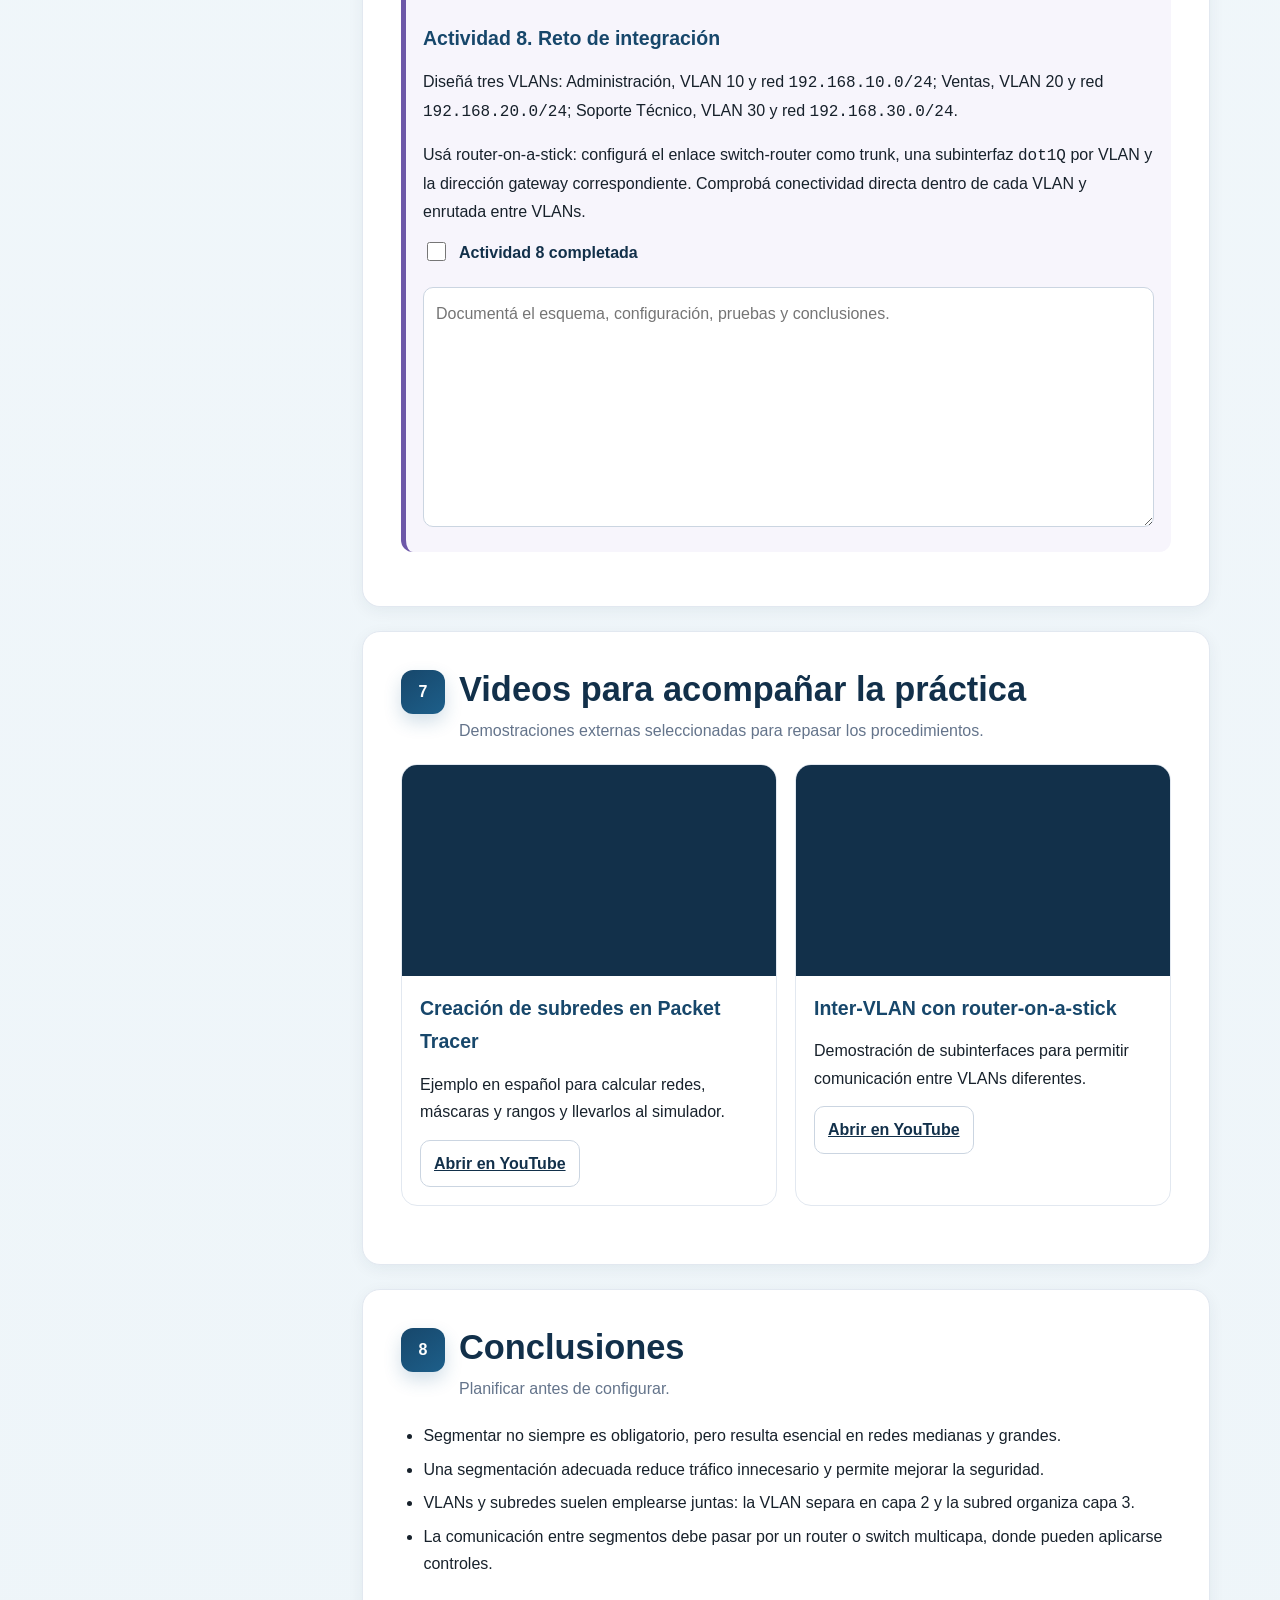
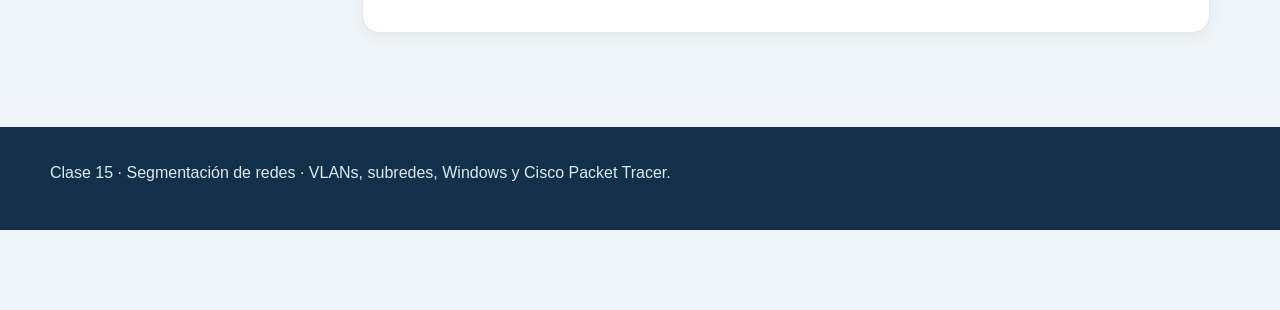
<file: clases/clase15.html>
<!DOCTYPE html>
<html lang="es">
<head>
  <meta charset="UTF-8">
  <meta name="viewport" content="width=device-width, initial-scale=1.0">
  <meta name="description" content="Clase 15: segmentación física, lógica mediante VLAN y por subredes, con prácticas en Windows y Cisco Packet Tracer.">
  <title>Clase 15 - Segmentación de redes</title>
  <link rel="stylesheet" href="../style.css">
  <script src="../script.js" defer></script>
</head>

<body id="inicio" data-page="clase15">
  <a class="skip-link" href="#contenido">Ir al contenido principal</a>
  <nav class="site-nav" aria-label="Navegación general"><a class="volver" href="../index.html">Volver al índice</a></nav>

  <header class="hero">
    <div class="hero-inner">
      <p class="eyebrow">Redes de computadoras · Clase 15</p>
      <h1>Segmentación de redes</h1>
      <p>Cómo dividir una red en partes más pequeñas para controlar el tráfico, mejorar el rendimiento y aplicar políticas de seguridad.</p>
      <div class="hero-tags" aria-label="Temas principales">
        <span class="hero-tag">Segmentación física</span><span class="hero-tag">VLAN</span>
        <span class="hero-tag">Subnetting</span><span class="hero-tag">Broadcast</span>
        <span class="hero-tag">Packet Tracer</span><span class="hero-tag">Router-on-a-stick</span>
      </div>
    </div>
  </header>

  <div class="toolbar-wrap"><div class="toolbar">
    <label class="search-box" aria-label="Buscar en el material"><span aria-hidden="true">Buscar</span><input id="searchInput" type="search" placeholder="Ejemplo: VLAN, subred, router, broadcast"></label>
    <button class="btn btn-primary" id="exportBtn" type="button">Exportar respuestas</button>
    <button class="btn" id="printBtn" type="button">Imprimir</button>
  </div></div>

  <div class="layout">
    <aside class="sidebar" aria-label="Índice del material">
      <h2>Índice de la clase</h2>
      <nav>
        <a href="#objetivos">Objetivos</a><a href="#concepto">1. Qué es segmentar</a>
        <a href="#beneficios">2. Por qué segmentar</a><a href="#formas">3. Formas de segmentación</a>
        <a href="#visual">4. Ejemplo visual</a><a href="#windows">5. Actividades en Windows</a>
        <a href="#packet-tracer">6. Packet Tracer</a><a href="#videos">7. Videos</a>
        <a href="#conclusiones">8. Conclusiones</a>
      </nav>
      <div class="progress-card"><strong>Progreso de la clase</strong><div class="progress-track"><progress class="progress-fill" id="progressFill" max="100" value="0" aria-labelledby="progressLabel"></progress></div><div class="progress-label" id="progressLabel" aria-live="polite">0 de 8 actividades completadas</div></div>
    </aside>

    <main id="contenido" tabindex="-1">
      <p id="noResults" class="no-results" role="status" hidden>No se encontraron secciones para esa búsqueda.</p>

      <section class="module" id="objetivos" data-search="objetivos segmentar física lógica subredes rendimiento seguridad">
        <div class="module-header"><div class="module-number">0</div><div><h2>Objetivo de la sesión</h2><p class="module-subtitle">Al finalizar esta clase podrás:</p></div></div>
        <ul><li>Comprender qué es segmentar una red y por qué es importante.</li><li>Identificar distintas formas de segmentación: física, lógica y por subredes.</li><li>Reconocer los beneficios y limitaciones de cada tipo.</li><li>Aplicar la segmentación para optimizar el rendimiento y la seguridad.</li></ul>
      </section>

      <section class="module" id="concepto" data-search="segmentación dividir red partes pequeñas tráfico rendimiento seguridad broadcast políticas">
        <div class="module-header"><div class="module-number">1</div><div><h2>¿Qué es segmentar una red?</h2><p class="module-subtitle">Dividir para controlar mejor la comunicación.</p></div></div>
        <div class="callout"><strong>Definición:</strong> la <strong>segmentación de redes</strong> consiste en dividir una red en partes más pequeñas para controlar el tráfico, mejorar el rendimiento y aumentar la seguridad.</div>
        <p>Según el método utilizado, en cada segmento se puede:</p>
        <ul><li>Reducir el alcance de los <strong>dominios de broadcast</strong>.</li><li>Controlar mejor quién se comunica con quién.</li><li>Aplicar políticas y configuraciones diferentes.</li></ul>
        <div class="accuracy-note"><strong>Precisión:</strong> dividir puertos en un switch no reduce por sí solo el dominio de broadcast. Para conseguirlo se requieren VLANs, subredes y un límite de capa 3.</div>
      </section>

      <section class="module" id="beneficios" data-search="beneficios congestión seguridad gestión rendimiento ancho banda administración ventas">
        <div class="module-header"><div class="module-number">2</div><div><h2>¿Por qué segmentar?</h2><p class="module-subtitle">Beneficios operativos y de seguridad.</p></div></div>
        <ol><li><strong>Menos congestión:</strong> el tráfico local se limita al segmento correspondiente.</li><li><strong>Más seguridad:</strong> permite aislar grupos y controlar el tráfico entre ellos.</li><li><strong>Gestión más simple:</strong> cada segmento puede administrarse y monitorearse de forma independiente.</li><li><strong>Mejor rendimiento:</strong> disminuye el tráfico innecesario que recibe cada equipo.</li></ol>
        <div class="callout success"><strong>Ejemplo:</strong> si Administración y Ventas comparten un único dominio de broadcast, ambos reciben las difusiones. Al separarlos en VLANs y subredes, cada grupo conserva su propio dominio y el tráfico entre ambos puede controlarse.</div>
      </section>

      <section class="module" id="formas" data-search="formas segmentación física lógica vlan subnetting router switch multilayer administrable">
        <div class="module-header"><div class="module-number">3</div><div><h2>Formas de segmentación</h2><p class="module-subtitle">Tres enfoques que pueden combinarse.</p></div></div>
        <div class="grid-3">
          <article class="concept-card"><h3>3.1. Física</h3><p>Separa equipos mediante infraestructura, enlaces o interfaces diferentes. Para separar dominios IP y de broadcast se emplea un router o switch multicapa.</p><ul><li>Separación visible.</li><li>Puede requerir más hardware y cableado.</li><li>Útil entre edificios, pisos u oficinas.</li></ul></article>
          <article class="concept-card"><h3>3.2. Lógica: VLAN</h3><p>Un switch administrable agrupa puertos en redes virtuales independientes, aunque compartan el mismo equipo físico.</p><ul><li>Flexible respecto de la ubicación.</li><li>Aísla el tráfico de capa 2.</li><li>Requiere capa 3 para comunicar VLANs.</li></ul></article>
          <article class="concept-card"><h3>3.3. Subredes</h3><p>Divide el espacio de direcciones IP en rangos más pequeños, cada uno con su dirección de red y broadcast.</p><ul><li>Asigna un rango por sector.</li><li>Exige calcular prefijo y máscara.</li><li>Necesita enrutamiento entre subredes.</li></ul></article>
        </div>
        <div class="table-scroll" role="region" aria-label="Comparación de formas de segmentación" tabindex="0"><table><thead><tr><th scope="col">Método</th><th scope="col">Dónde se aplica</th><th scope="col">Ventaja</th><th scope="col">Limitación</th></tr></thead><tbody><tr><th scope="row">Física</th><td>Infraestructura y enlaces</td><td>Separación directa</td><td>Más hardware</td></tr><tr><th scope="row">VLAN</th><td>Switch administrable</td><td>Flexibilidad</td><td>Requiere configuración</td></tr><tr><th scope="row">Subred</th><td>Direccionamiento IP</td><td>Uso ordenado de direcciones</td><td>Requiere cálculo y router</td></tr></tbody></table></div>
      </section>

      <section class="module" id="visual" data-search="ejemplo visual red inicial segmentada administración ventas vlan 10 vlan 20 router">
        <div class="module-header"><div class="module-number">4</div><div><h2>De una red plana a una red segmentada</h2><p class="module-subtitle">El mismo switch puede alojar varios dominios lógicos.</p></div></div>
        <div class="network-diagram" role="img" aria-label="Comparación entre una red plana y una red segmentada en VLAN 10 y VLAN 20 conectadas a un router">
          <svg viewBox="0 0 1000 390" xmlns="http://www.w3.org/2000/svg">
            <title>Red plana y red segmentada</title>
            <g class="diagram-flat"><rect x="20" y="20" width="410" height="340" rx="24"/><text x="225" y="58" text-anchor="middle" class="diagram-title">Red plana</text><rect x="160" y="155" width="130" height="70" rx="12" class="device"/><text x="225" y="196" text-anchor="middle">SWITCH</text><g class="node"><circle cx="75" cy="110" r="30"/><circle cx="75" cy="275" r="30"/><circle cx="375" cy="110" r="30"/><circle cx="375" cy="275" r="30"/></g><g class="link"><path d="M100 125L160 170M100 260L160 210M290 170L350 125M290 210L350 260"/></g><text x="225" y="330" text-anchor="middle" class="diagram-caption">1 dominio de broadcast</text></g>
            <g class="diagram-segmented"><rect x="460" y="20" width="520" height="340" rx="24"/><text x="720" y="58" text-anchor="middle" class="diagram-title">Red segmentada</text><rect x="655" y="80" width="130" height="62" rx="12" class="router"/><text x="720" y="117" text-anchor="middle">ROUTER</text><rect x="655" y="205" width="130" height="70" rx="12" class="device"/><text x="720" y="246" text-anchor="middle">SWITCH</text><path d="M720 142V205" class="trunk"/><text x="738" y="178" class="diagram-caption">trunk</text><g class="vlan10"><circle cx="535" cy="285" r="30"/><circle cx="615" cy="315" r="30"/><path d="M555 265L655 245M638 296L675 275"/><text x="565" y="345" text-anchor="middle">VLAN 10 · Administración</text></g><g class="vlan20"><circle cx="825" cy="315" r="30"/><circle cx="905" cy="285" r="30"/><path d="M805 296L765 275M885 265L785 245"/><text x="865" y="345" text-anchor="middle">VLAN 20 · Ventas</text></g></g>
          </svg>
        </div>
        <div class="media-grid"><figure class="media-card"><img src="../assets/clase13/switch.jpg" alt="Switch Ethernet utilizado para conectar y segmentar equipos" loading="lazy"><figcaption>El switch administrable permite crear VLANs y asignar puertos a cada grupo.</figcaption></figure><figure class="media-card"><img src="../assets/clase13/router.jpg" alt="Router utilizado para comunicar redes diferentes" loading="lazy"><figcaption>El router permite comunicar subredes y aplicar decisiones de capa 3.</figcaption></figure></div>
      </section>

      <section class="module" id="windows" data-search="actividades consola windows cmd ipconfig broadcast ping subred aislamiento diseño">
        <div class="module-header"><div class="module-number">5</div><div><h2>Actividades en Consola de Windows</h2><p class="module-subtitle">Analizar la configuración IP y comprobar el efecto de distintas subredes.</p></div></div>
        <div class="callout warning"><strong>Laboratorio autorizado:</strong> no cambies la configuración IP de un equipo de uso diario. Realizá los cambios en Packet Tracer, máquinas virtuales o PCs de laboratorio y registrá la configuración original antes de comenzar.</div>
        <div class="activity"><div class="activity-title"><input type="checkbox" id="act-1" data-task><label for="act-1">Actividad 1. Identificar tu red y broadcast</label></div><p>Abrí CMD, ejecutá el comando y anotá la dirección IPv4 y la máscara.</p><div class="command-block" data-label="CMD"><pre><code>ipconfig</code></pre></div><p>Calculá la dirección de red, la dirección de broadcast y la cantidad de hosts utilizables. Luego analizá qué cambiaría con un prefijo <code>/26</code> o <code>/28</code>.</p><textarea class="response" data-response="act-1" placeholder="Registrá los datos, cálculos y respuestas." aria-label="Registrá la red, broadcast, cantidad de hosts y comparación de máscaras."></textarea></div>
        <div class="activity"><div class="activity-title"><input type="checkbox" id="act-2" data-task><label for="act-2">Actividad 2. Simular aislamiento por subred</label></div><ol><li>Ubicá PC1 en <code>192.168.10.0/24</code> y PC2 en <code>192.168.20.0/24</code>, usando direcciones válidas de host.</li><li>Intentá hacer ping entre ellas.</li><li>Determiná por qué no se comunican directamente y qué dispositivo necesitan.</li></ol><textarea class="response" data-response="act-2" placeholder="Anotá las IP asignadas, resultado y explicación." aria-label="Documentá la simulación de aislamiento entre subredes."></textarea></div>
        <div class="activity"><div class="activity-title"><input type="checkbox" id="act-3" data-task><label for="act-3">Actividad 3. Detectar broadcast por subred</label></div><p>Reemplazá el marcador por el broadcast calculado para tu red:</p><div class="command-block" data-label="CMD"><pre><code>ping [dirección_broadcast_de_tu_red]</code></pre></div><p>Observá el resultado, repetí la prueba en otra subred y explicá si los broadcasts atraviesan el router. Los equipos o firewalls pueden no responder a esta prueba.</p><textarea class="response" data-response="act-3" placeholder="Compará ambas pruebas y explicá el alcance del broadcast." aria-label="Compará los broadcasts de dos subredes."></textarea></div>
        <div class="activity"><div class="activity-title"><input type="checkbox" id="act-4" data-task><label for="act-4">Actividad 4. Reto de diseño</label></div><p>Diseñá una red de doce PCs para tres departamentos, con cuatro PCs por departamento. Indicá si usarías VLANs, subredes, separación física o una combinación y justificá la elección.</p><textarea class="response response-project" data-response="act-4" placeholder="Describí la topología, rangos IP y criterio de segmentación." aria-label="Diseñá y justificá una red segmentada para tres departamentos."></textarea></div>
      </section>

      <section class="module packet-tracer" id="packet-tracer" data-search="packet tracer segmentación física router vlan subnetting reto integración router on a stick">
        <div class="module-header"><div class="module-number">6</div><div><h2>Actividades en Cisco Packet Tracer</h2><p class="module-subtitle">Practicar segmentación física, lógica y por subredes.</p></div></div>
        <div class="pt-stage"><h3>Actividad 5. Segmentación física con router</h3><ol><li>Colocá un router, dos switches y cuatro PCs, dos por switch.</li><li>Conectá cada switch a una interfaz diferente del router.</li><li>Usá <code>192.168.10.10</code> y <code>.11/24</code> con gateway <code>192.168.10.1</code> en el primer grupo; <code>192.168.20.10</code> y <code>.11/24</code> con gateway <code>192.168.20.1</code> en el segundo.</li><li>Verificá los nombres reales de las interfaces del modelo elegido con <code>show ip interface brief</code> y adaptá la configuración si no usa FastEthernet.</li></ol><div class="command-block" data-label="ROUTER CLI"><pre><code>enable
configure terminal
interface fa0/0
 ip address 192.168.10.1 255.255.255.0
 no shutdown
 exit
interface fa0/1
 ip address 192.168.20.1 255.255.255.0
 no shutdown
end
show ip interface brief</code></pre></div><p>Probá primero dentro de cada red y luego entre ambas.</p><div class="activity-title"><input type="checkbox" id="act-5" data-task><label for="act-5">Actividad 5 completada</label></div><textarea class="response" data-response="act-5" placeholder="Documentá topología, interfaces y pruebas de conectividad." aria-label="Documentá la actividad de segmentación física."></textarea></div>

        <div class="pt-stage"><h3>Actividad 6. Segmentación lógica con VLANs</h3><p>Conectá cuatro PCs a un switch administrable y configurá dos puertos para Administración y dos para Ventas.</p><div class="command-block" data-label="SWITCH CLI"><pre><code>enable
configure terminal
vlan 10
 name Administracion
exit
vlan 20
 name Ventas
exit
interface range fa0/1-2
 switchport mode access
 switchport access vlan 10
exit
interface range fa0/3-4
 switchport mode access
 switchport access vlan 20
end
show vlan brief</code></pre></div><p>Asigná direcciones <code>192.168.10.x/24</code> a VLAN 10 y <code>192.168.20.x/24</code> a VLAN 20. Las PCs de la misma VLAN deben comunicarse; entre VLANs se necesita enrutamiento.</p><div class="activity-title"><input type="checkbox" id="act-6" data-task><label for="act-6">Actividad 6 completada</label></div><textarea class="response" data-response="act-6" placeholder="Registrá puertos, VLANs y resultados de ping." aria-label="Documentá la actividad de VLANs."></textarea></div>

        <div class="pt-stage"><h3>Actividad 7. Segmentación por subredes</h3><ol><li>Conectá cuatro PCs a un switch.</li><li>Asigná <code>192.168.1.10</code> y <code>192.168.1.20/25</code> a la subred A.</li><li>Asigná <code>192.168.1.130</code> y <code>192.168.1.140/25</code> a la subred B.</li><li>Comprobá la conectividad dentro de cada subred y el aislamiento entre ellas.</li><li>Añadí un router con una interfaz lógica o física en cada subred, configurá gateways y repetí la prueba.</li></ol><div class="activity-title"><input type="checkbox" id="act-7" data-task><label for="act-7">Actividad 7 completada</label></div><textarea class="response" data-response="act-7" placeholder="Anotá rangos, broadcasts, gateways y pruebas." aria-label="Documentá la actividad de división en subredes."></textarea></div>

        <div class="pt-stage"><h3>Actividad 8. Reto de integración</h3><p>Diseñá tres VLANs: Administración, VLAN 10 y red <code>192.168.10.0/24</code>; Ventas, VLAN 20 y red <code>192.168.20.0/24</code>; Soporte Técnico, VLAN 30 y red <code>192.168.30.0/24</code>.</p><p>Usá router-on-a-stick: configurá el enlace switch-router como trunk, una subinterfaz <code>dot1Q</code> por VLAN y la dirección gateway correspondiente. Comprobá conectividad directa dentro de cada VLAN y enrutada entre VLANs.</p><div class="activity-title"><input type="checkbox" id="act-8" data-task><label for="act-8">Actividad 8 completada</label></div><textarea class="response response-project" data-response="act-8" placeholder="Documentá el esquema, configuración, pruebas y conclusiones." aria-label="Documentá el reto de router-on-a-stick."></textarea></div>
      </section>

      <section class="module" id="videos" data-search="videos youtube vlan subnetting router on a stick packet tracer">
        <div class="module-header"><div class="module-number">7</div><div><h2>Videos para acompañar la práctica</h2><p class="module-subtitle">Demostraciones externas seleccionadas para repasar los procedimientos.</p></div></div>
        <div class="video-grid">
          <article class="video-card"><div class="video-frame"><iframe src="https://www.youtube-nocookie.com/embed/-pUQ6CcydIk" title="Creación de subredes en Cisco Packet Tracer" loading="lazy" referrerpolicy="strict-origin-when-cross-origin" allow="accelerometer; autoplay; clipboard-write; encrypted-media; gyroscope; picture-in-picture; web-share" allowfullscreen></iframe></div><h3>Creación de subredes en Packet Tracer</h3><p>Ejemplo en español para calcular redes, máscaras y rangos y llevarlos al simulador.</p><a class="btn" href="https://www.youtube.com/watch?v=-pUQ6CcydIk" target="_blank" rel="noopener noreferrer">Abrir en YouTube</a></article>
          <article class="video-card"><div class="video-frame"><iframe src="https://www.youtube-nocookie.com/embed/GOXudQcsdxY" title="Configuración de router-on-a-stick" loading="lazy" referrerpolicy="strict-origin-when-cross-origin" allow="accelerometer; autoplay; clipboard-write; encrypted-media; gyroscope; picture-in-picture; web-share" allowfullscreen></iframe></div><h3>Inter-VLAN con router-on-a-stick</h3><p>Demostración de subinterfaces para permitir comunicación entre VLANs diferentes.</p><a class="btn" href="https://www.youtube.com/watch?v=GOXudQcsdxY" target="_blank" rel="noopener noreferrer">Abrir en YouTube</a></article>
        </div>
      </section>

      <section class="module" id="conclusiones" data-search="conclusiones medianas grandes rendimiento seguridad vlans subredes">
        <div class="module-header"><div class="module-number">8</div><div><h2>Conclusiones</h2><p class="module-subtitle">Planificar antes de configurar.</p></div></div>
        <ul><li>Segmentar no siempre es obligatorio, pero resulta esencial en redes medianas y grandes.</li><li>Una segmentación adecuada reduce tráfico innecesario y permite mejorar la seguridad.</li><li>VLANs y subredes suelen emplearse juntas: la VLAN separa en capa 2 y la subred organiza capa 3.</li><li>La comunicación entre segmentos debe pasar por un router o switch multicapa, donde pueden aplicarse controles.</li></ul>
      </section>
    </main>
  </div>

  <footer class="footer"><div class="footer-inner"><p>Clase 15 · Segmentación de redes · VLANs, subredes, Windows y Cisco Packet Tracer.</p></div></footer>
  <a class="back-to-top" href="#inicio" aria-label="Volver arriba" title="Volver arriba"><span aria-hidden="true">↑</span></a>
</body>
</html>
</file>
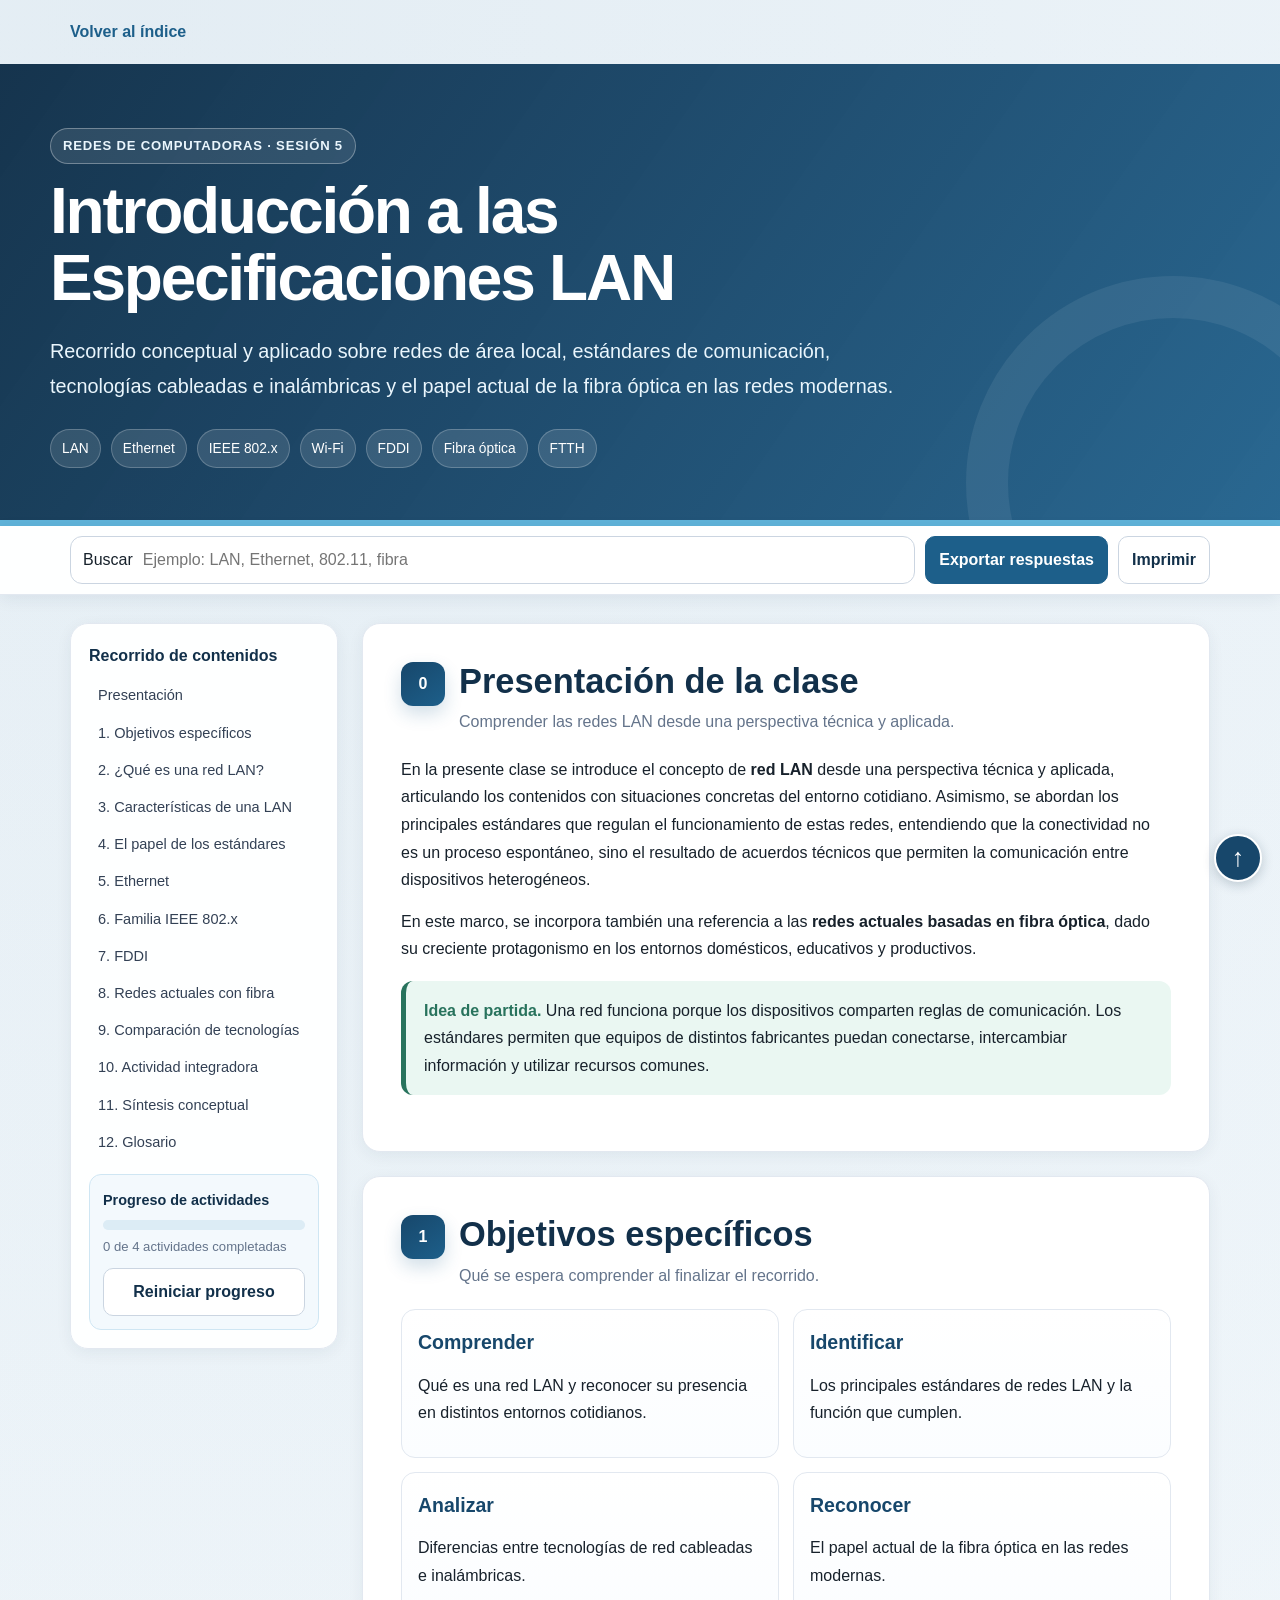
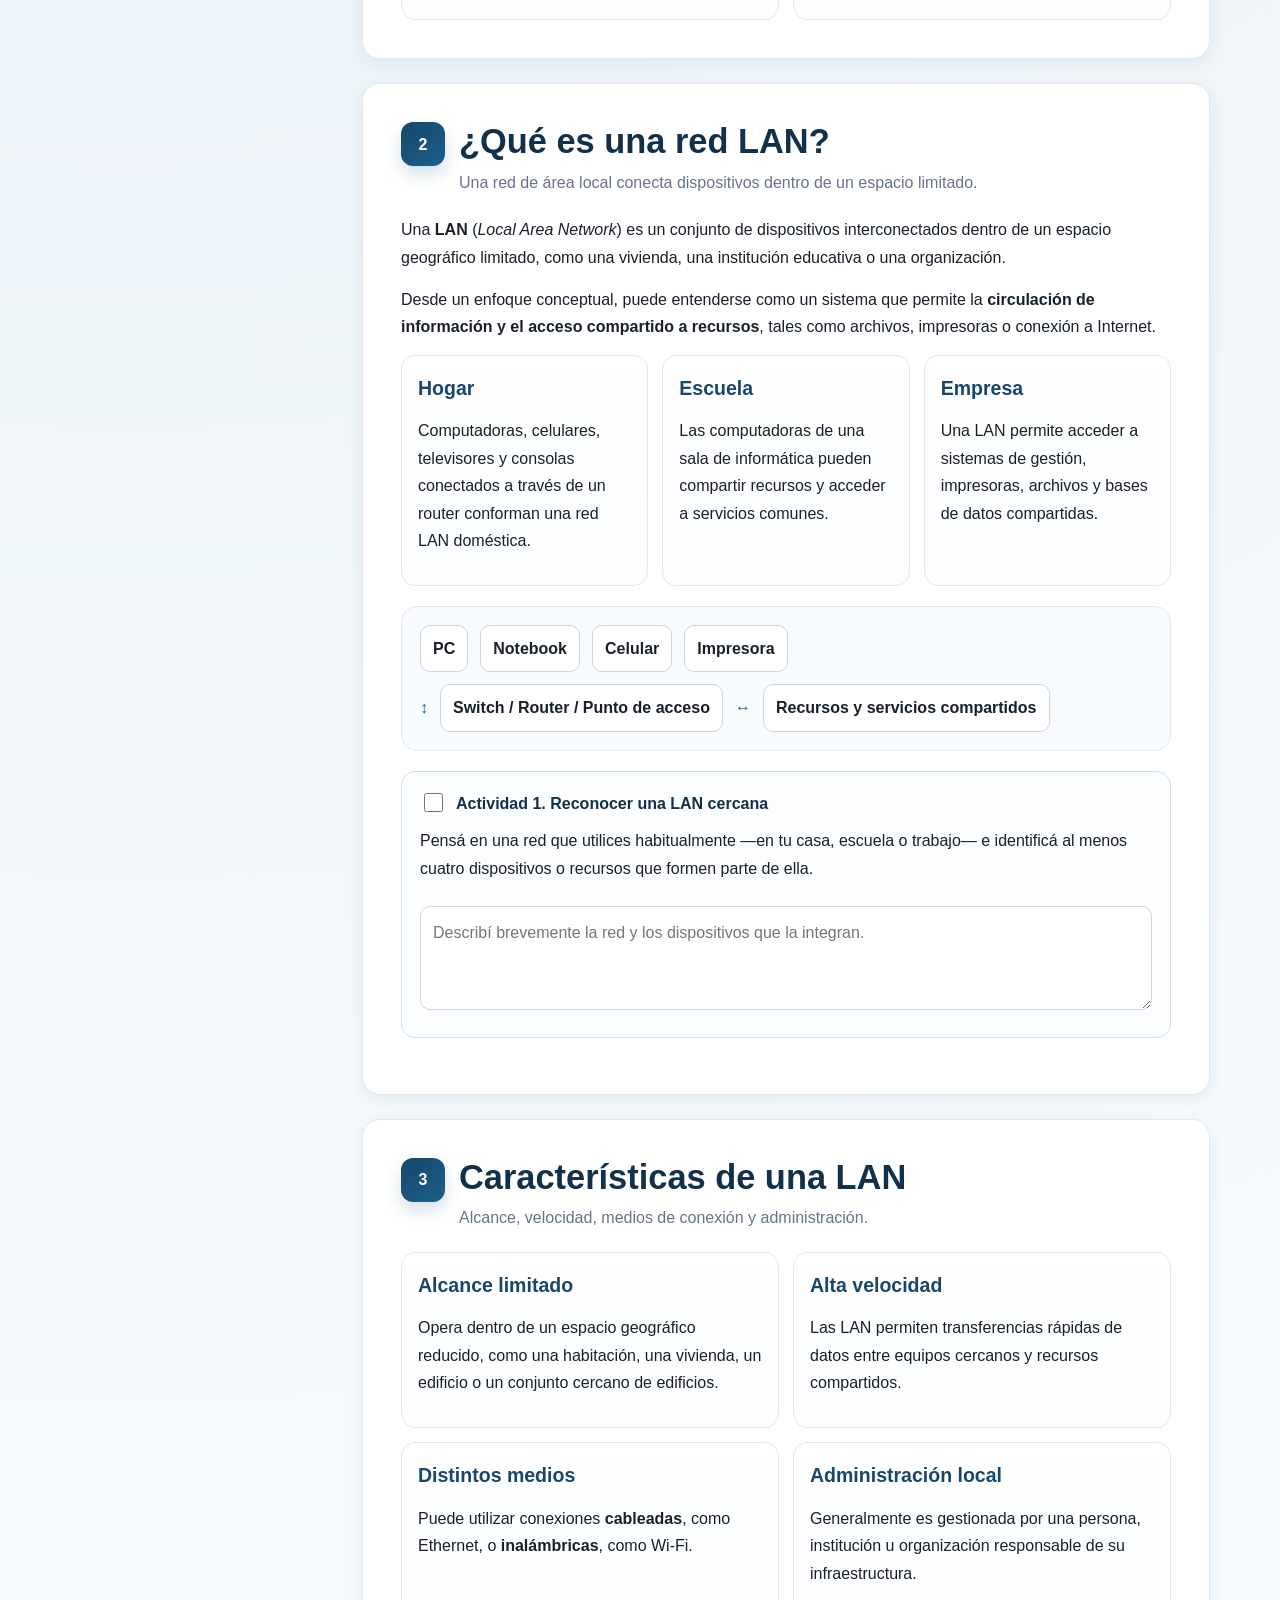
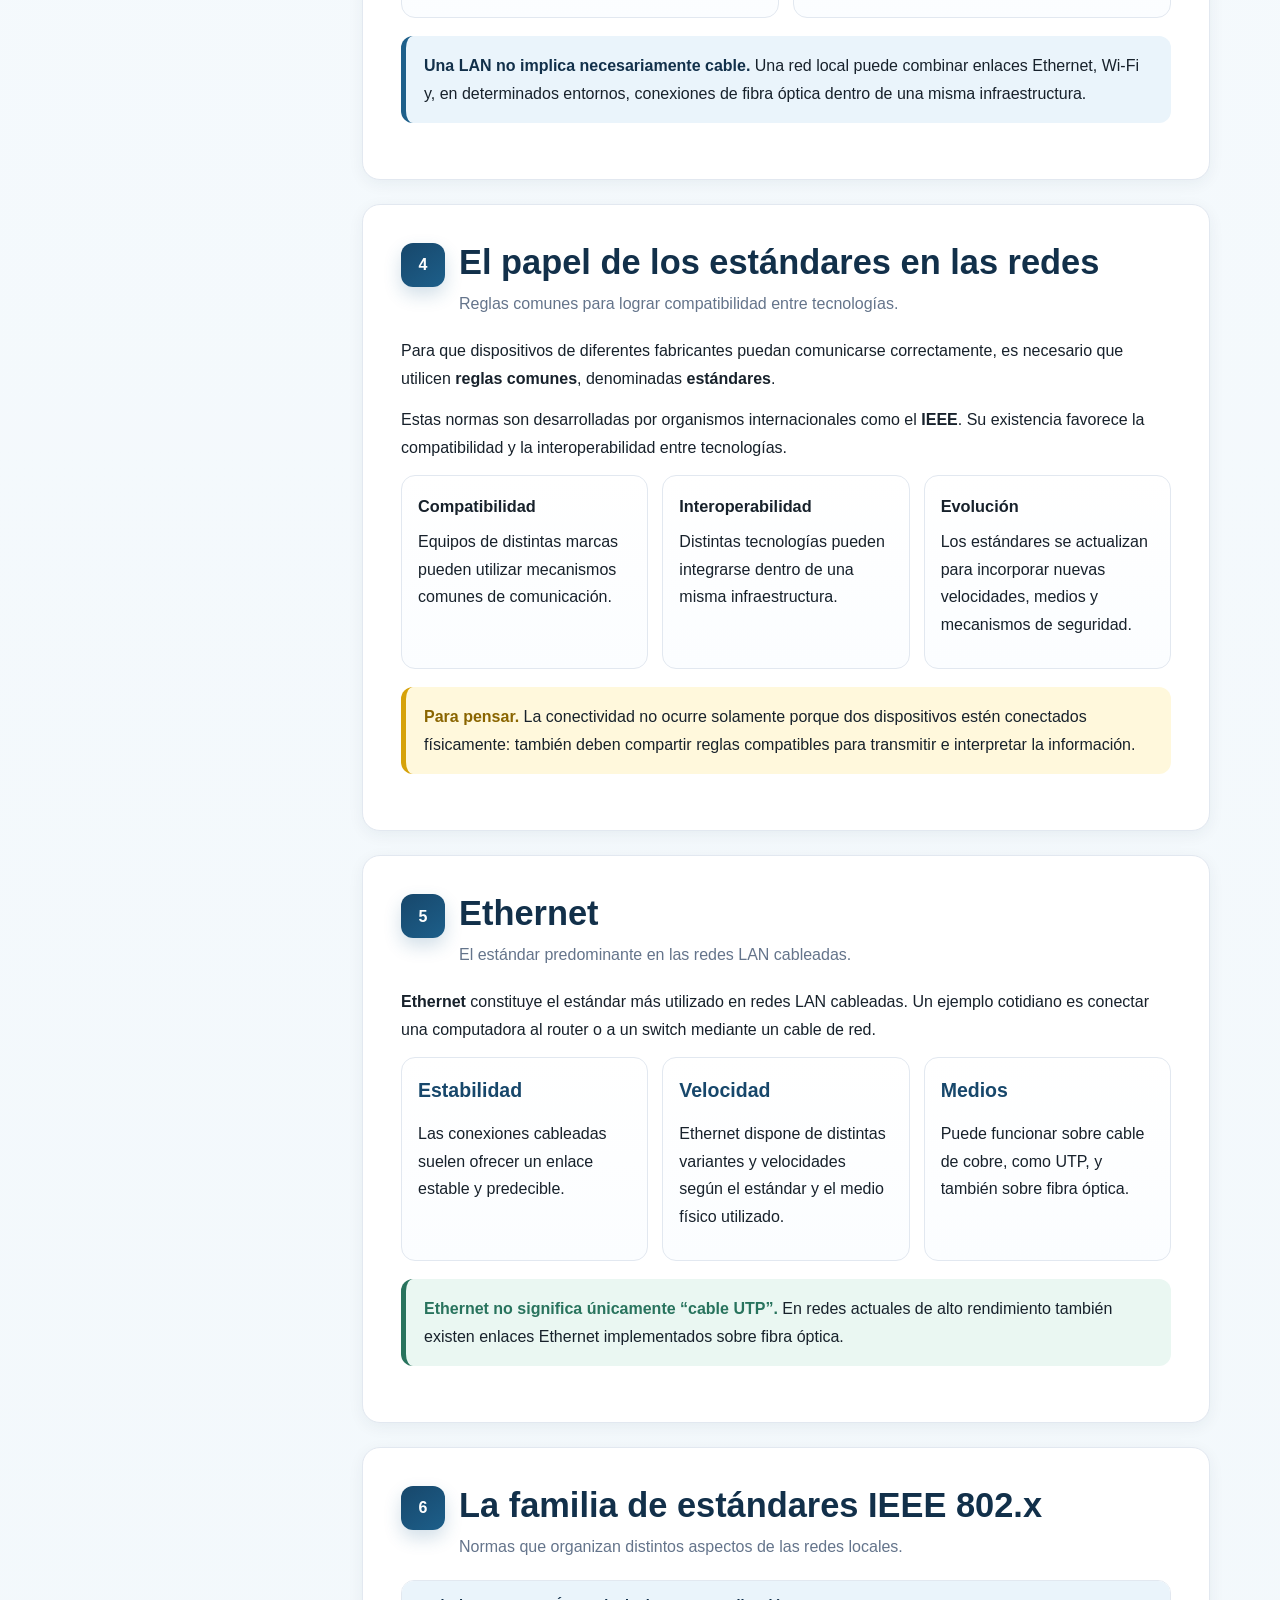
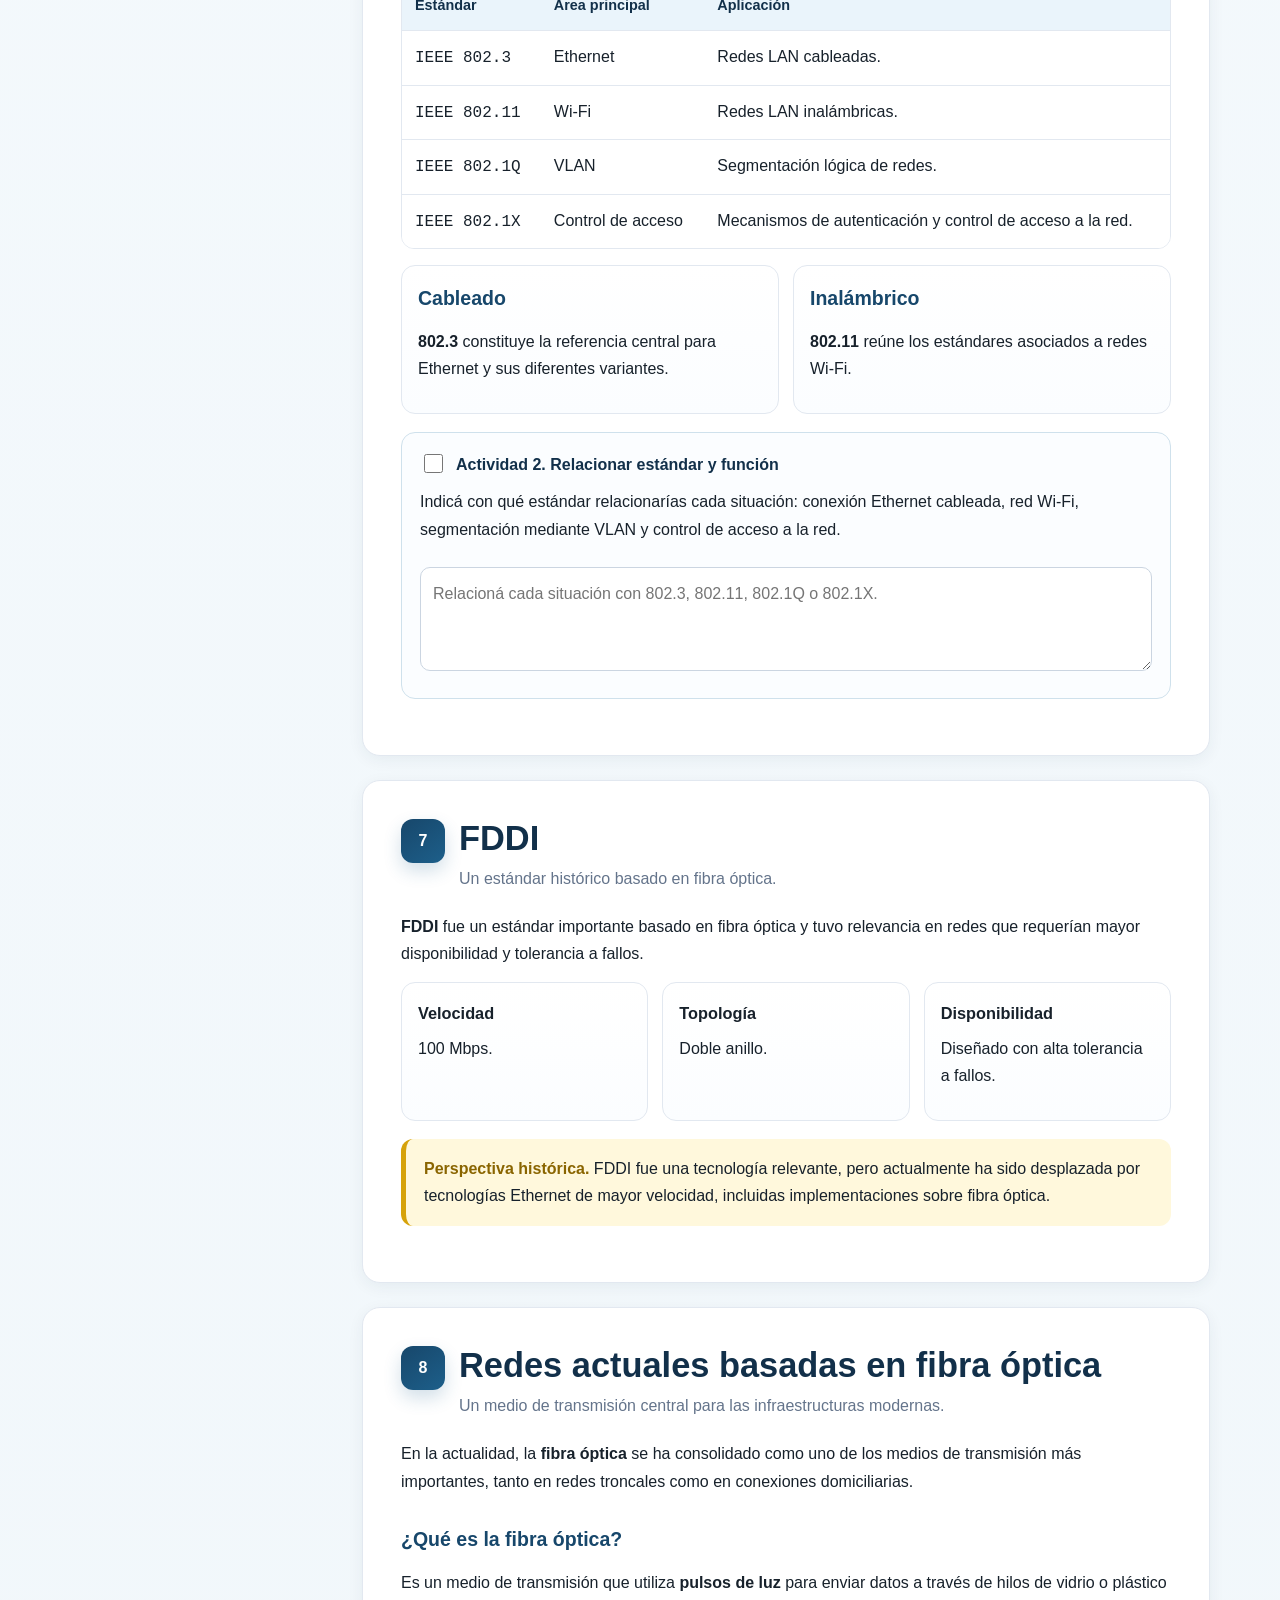
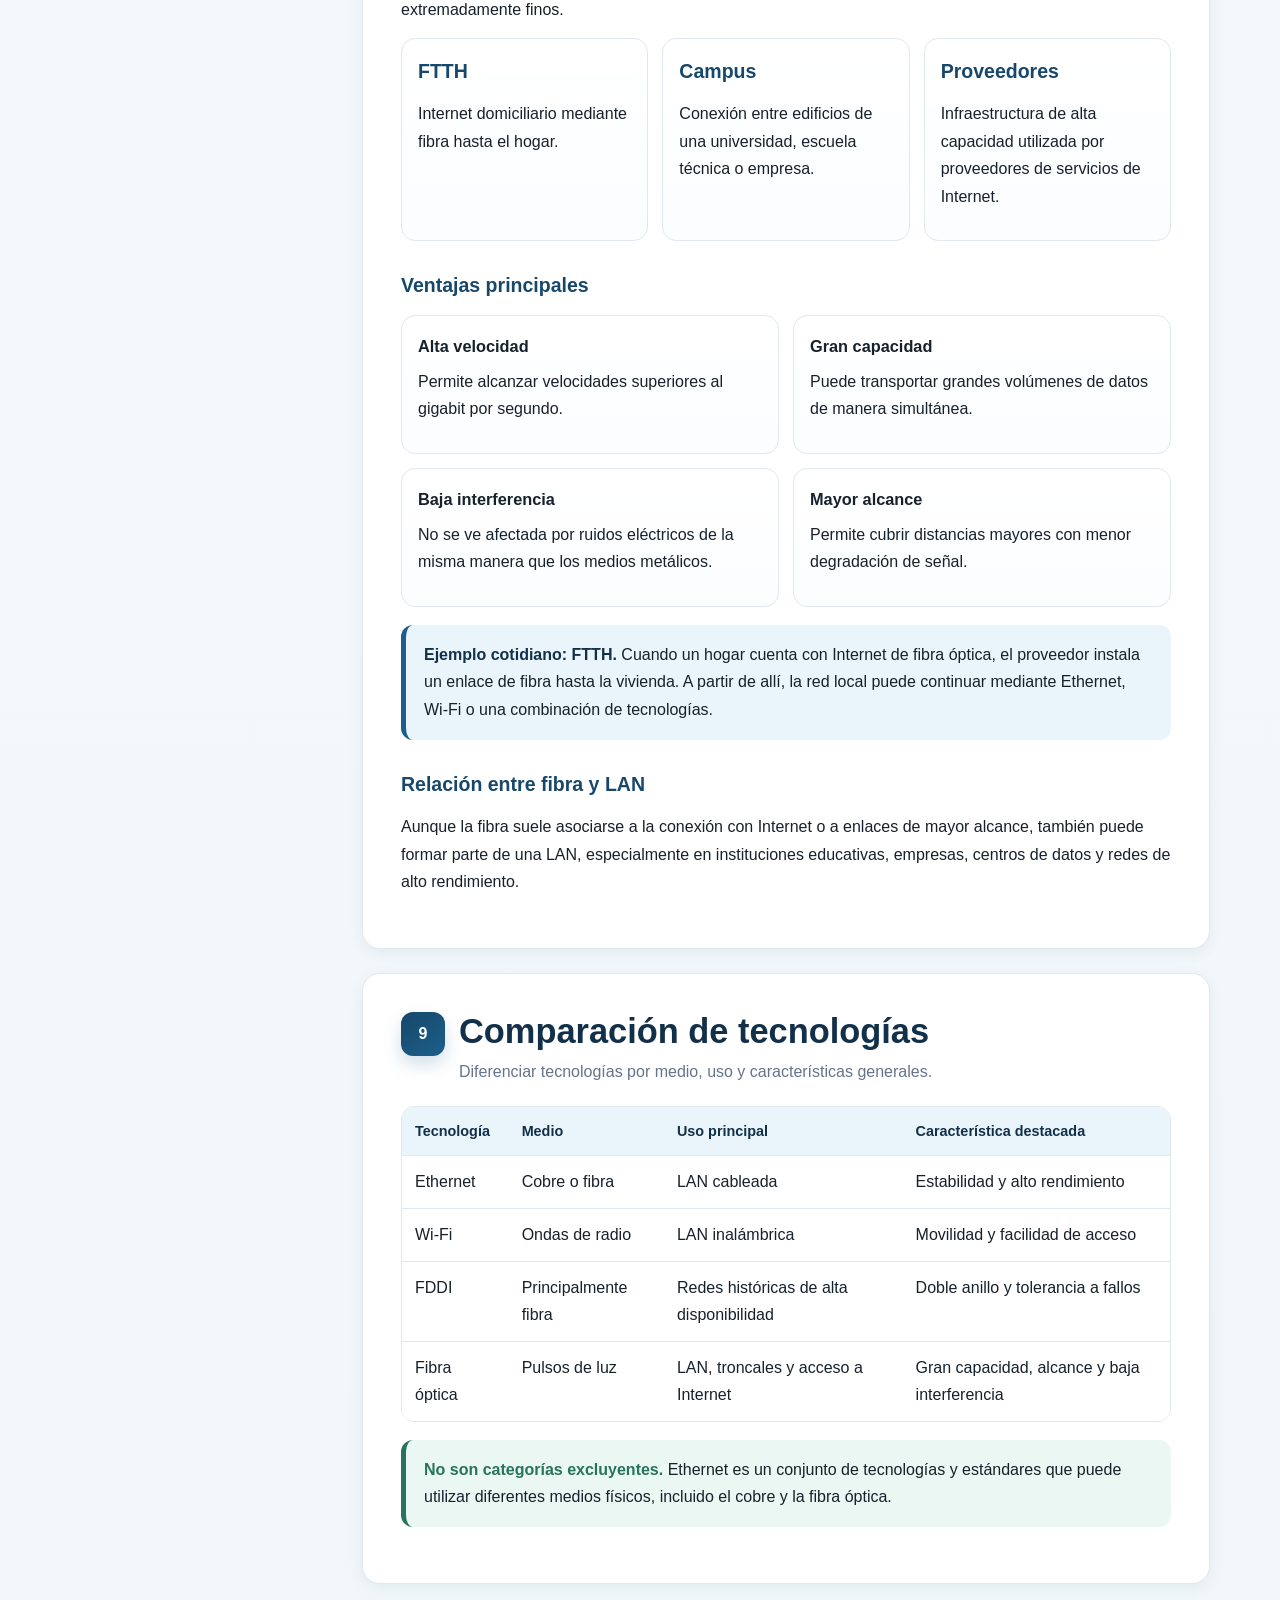
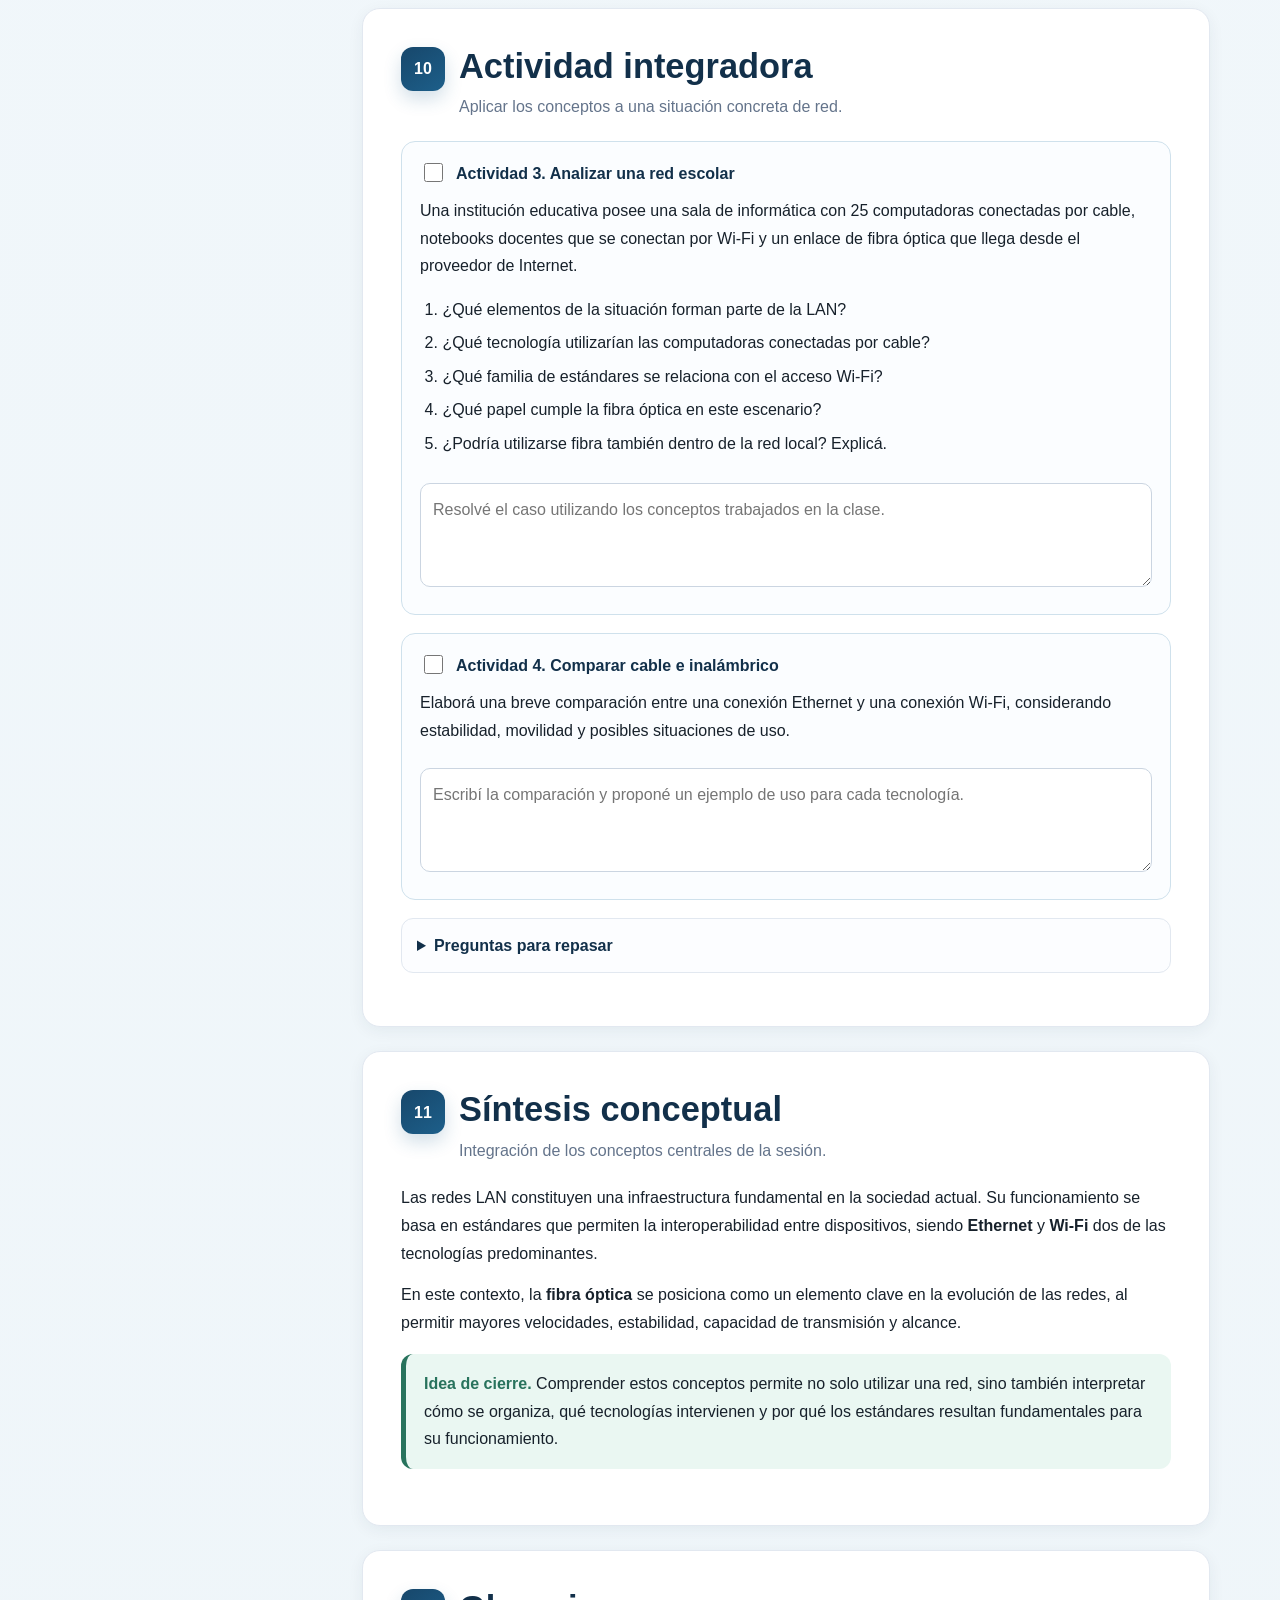
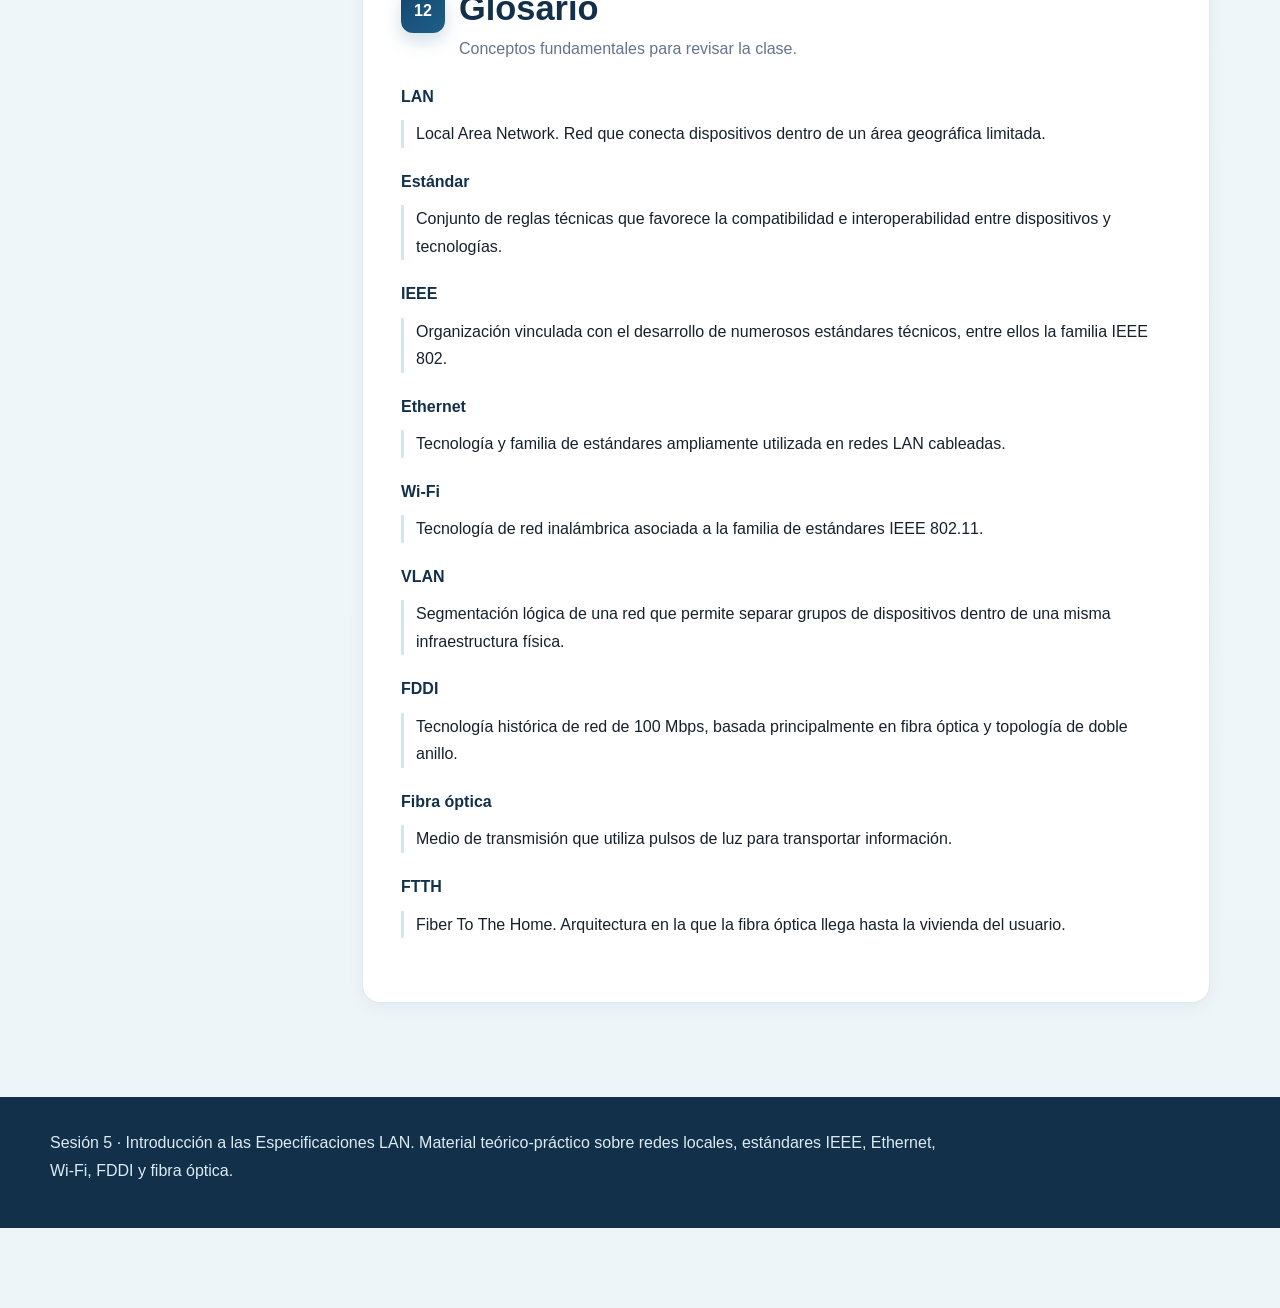
<file: clases/clase5.html>
<!DOCTYPE html>
<html lang="es">
<head>
  <meta charset="UTF-8">
  <meta name="viewport" content="width=device-width, initial-scale=1.0">
  <meta name="description" content="Sesión 5: Introducción a las Especificaciones LAN. Redes LAN, estándares IEEE 802.x, Ethernet, FDDI y fibra óptica.">
  <title>Sesión 5 - Introducción a las Especificaciones LAN</title>

  <link rel="stylesheet" href="../style.css">
  <script src="../script.js" defer></script>
</head>

<body id="inicio" data-page="clase5">
  <a class="skip-link" href="#contenido">Ir al contenido principal</a>

  <nav class="site-nav" aria-label="Navegación general"><a class="volver" href="../index.html">Volver al índice</a></nav>
  <header class="hero">
    <div class="hero-inner">
      <p class="eyebrow">Redes de computadoras · Sesión 5</p>
      <h1>Introducción a las Especificaciones LAN</h1>
      <p>
        Recorrido conceptual y aplicado sobre redes de área local, estándares de comunicación,
        tecnologías cableadas e inalámbricas y el papel actual de la fibra óptica en las redes modernas.
      </p>
      <div class="hero-tags" aria-label="Temas principales">
        <span class="hero-tag">LAN</span>
        <span class="hero-tag">Ethernet</span>
        <span class="hero-tag">IEEE 802.x</span>
        <span class="hero-tag">Wi-Fi</span>
        <span class="hero-tag">FDDI</span>
        <span class="hero-tag">Fibra óptica</span>
        <span class="hero-tag">FTTH</span>
      </div>
    </div>
  </header>

  <div class="toolbar-wrap">
    <div class="toolbar">
      <label class="search-box" aria-label="Buscar en el material">
        <span aria-hidden="true">Buscar</span>
        <input id="searchInput" type="search" placeholder="Ejemplo: LAN, Ethernet, 802.11, fibra">
      </label>
      <button class="btn btn-primary" id="exportBtn" type="button">Exportar respuestas</button>
      <button class="btn" id="printBtn" type="button">Imprimir</button>
    </div>
  </div>

  <div class="layout">
    <aside class="sidebar" aria-label="Índice del material">
      <h2>Recorrido de contenidos</h2>
      <nav>
        <a href="#presentacion">Presentación</a>
        <a href="#objetivos">1. Objetivos específicos</a>
        <a href="#lan">2. ¿Qué es una red LAN?</a>
        <a href="#caracteristicas">3. Características de una LAN</a>
        <a href="#estandares">4. El papel de los estándares</a>
        <a href="#ethernet">5. Ethernet</a>
        <a href="#ieee">6. Familia IEEE 802.x</a>
        <a href="#fddi">7. FDDI</a>
        <a href="#fibra">8. Redes actuales con fibra</a>
        <a href="#comparacion">9. Comparación de tecnologías</a>
        <a href="#actividad">10. Actividad integradora</a>
        <a href="#sintesis">11. Síntesis conceptual</a>
        <a href="#glosario">12. Glosario</a>
      </nav>

      <div class="progress-card">
        <strong>Progreso de actividades</strong>
        <div class="progress-track">
          <progress class="progress-fill" id="progressFill" max="100" value="0" aria-labelledby="progressLabel"></progress>
        </div>
        <div class="progress-label" id="progressLabel" aria-live="polite">0 de 0 actividades completadas</div>
        <button class="btn reset-progress" id="resetBtn" type="button">Reiniciar progreso</button>
      </div>
    </aside>

    <main id="contenido" tabindex="-1">
      <div class="no-results" id="noResults" role="status" hidden>
        No se encontraron módulos que coincidan con la búsqueda.
      </div>

      <section class="module" id="presentacion" data-search="presentación clase sesión lan estándares fibra">
        <div class="module-header">
          <div class="module-number">0</div>
          <div>
            <h2>Presentación de la clase</h2>
            <p class="module-subtitle">Comprender las redes LAN desde una perspectiva técnica y aplicada.</p>
          </div>
        </div>

        <p>
          En la presente clase se introduce el concepto de <strong>red LAN</strong> desde una perspectiva técnica y aplicada,
          articulando los contenidos con situaciones concretas del entorno cotidiano. Asimismo, se abordan los principales
          estándares que regulan el funcionamiento de estas redes, entendiendo que la conectividad no es un proceso espontáneo,
          sino el resultado de acuerdos técnicos que permiten la comunicación entre dispositivos heterogéneos.
        </p>

        <p>
          En este marco, se incorpora también una referencia a las <strong>redes actuales basadas en fibra óptica</strong>,
          dado su creciente protagonismo en los entornos domésticos, educativos y productivos.
        </p>

        <div class="callout success">
          <strong>Idea de partida.</strong>
          Una red funciona porque los dispositivos comparten reglas de comunicación. Los estándares permiten que equipos
          de distintos fabricantes puedan conectarse, intercambiar información y utilizar recursos comunes.
        </div>
      </section>

      <section class="module" id="objetivos" data-search="objetivos comprender identificar analizar reconocer lan estándares cable inalámbrico fibra">
        <div class="module-header">
          <div class="module-number">1</div>
          <div>
            <h2>Objetivos específicos</h2>
            <p class="module-subtitle">Qué se espera comprender al finalizar el recorrido.</p>
          </div>
        </div>

        <div class="objectives">
          <article class="mini-card">
            <h3>Comprender</h3>
            <p>Qué es una red LAN y reconocer su presencia en distintos entornos cotidianos.</p>
          </article>
          <article class="mini-card">
            <h3>Identificar</h3>
            <p>Los principales estándares de redes LAN y la función que cumplen.</p>
          </article>
          <article class="mini-card">
            <h3>Analizar</h3>
            <p>Diferencias entre tecnologías de red cableadas e inalámbricas.</p>
          </article>
          <article class="mini-card">
            <h3>Reconocer</h3>
            <p>El papel actual de la fibra óptica en las redes modernas.</p>
          </article>
        </div>
      </section>

      <section class="module" id="lan" data-search="lan local area network red local hogar escuela empresa recursos">
        <div class="module-header">
          <div class="module-number">2</div>
          <div>
            <h2>¿Qué es una red LAN?</h2>
            <p class="module-subtitle">Una red de área local conecta dispositivos dentro de un espacio limitado.</p>
          </div>
        </div>

        <p>
          Una <strong>LAN</strong> (<em>Local Area Network</em>) es un conjunto de dispositivos interconectados dentro de
          un espacio geográfico limitado, como una vivienda, una institución educativa o una organización.
        </p>

        <p>
          Desde un enfoque conceptual, puede entenderse como un sistema que permite la <strong>circulación de información
          y el acceso compartido a recursos</strong>, tales como archivos, impresoras o conexión a Internet.
        </p>

        <div class="three-col">
          <article class="mini-card">
            <h3>Hogar</h3>
            <p>
              Computadoras, celulares, televisores y consolas conectados a través de un router conforman una red LAN doméstica.
            </p>
          </article>

          <article class="mini-card">
            <h3>Escuela</h3>
            <p>
              Las computadoras de una sala de informática pueden compartir recursos y acceder a servicios comunes.
            </p>
          </article>

          <article class="mini-card">
            <h3>Empresa</h3>
            <p>
              Una LAN permite acceder a sistemas de gestión, impresoras, archivos y bases de datos compartidas.
            </p>
          </article>
        </div>

        <div class="network-diagram">
          <div class="network-line">
            <span class="network-node">PC</span>
            <span class="network-node">Notebook</span>
            <span class="network-node">Celular</span>
            <span class="network-node">Impresora</span>
          </div>
          <div class="network-line">
            <span class="arrow">↕</span>
            <span class="network-node">Switch / Router / Punto de acceso</span>
            <span class="arrow">↔</span>
            <span class="network-node">Recursos y servicios compartidos</span>
          </div>
        </div>

        <div class="activity">
          <div class="activity-title">
            <input type="checkbox" id="act-lan-1" data-task>
            <label for="act-lan-1">Actividad 1. Reconocer una LAN cercana</label>
          </div>
          <p>
            Pensá en una red que utilices habitualmente —en tu casa, escuela o trabajo— e identificá
            al menos cuatro dispositivos o recursos que formen parte de ella.
          </p>
          <textarea class="response" data-response="lan-1" placeholder="Describí brevemente la red y los dispositivos que la integran." aria-label="Describí brevemente la red y los dispositivos que la integran."></textarea>
        </div>
      </section>

      <section class="module" id="caracteristicas" data-search="características alcance velocidad cableado inalámbrico ethernet wifi administración local">
        <div class="module-header">
          <div class="module-number">3</div>
          <div>
            <h2>Características de una LAN</h2>
            <p class="module-subtitle">Alcance, velocidad, medios de conexión y administración.</p>
          </div>
        </div>

        <div class="two-col">
          <article class="mini-card">
            <h3>Alcance limitado</h3>
            <p>
              Opera dentro de un espacio geográfico reducido, como una habitación, una vivienda,
              un edificio o un conjunto cercano de edificios.
            </p>
          </article>

          <article class="mini-card">
            <h3>Alta velocidad</h3>
            <p>
              Las LAN permiten transferencias rápidas de datos entre equipos cercanos y recursos compartidos.
            </p>
          </article>

          <article class="mini-card">
            <h3>Distintos medios</h3>
            <p>
              Puede utilizar conexiones <strong>cableadas</strong>, como Ethernet, o
              <strong>inalámbricas</strong>, como Wi-Fi.
            </p>
          </article>

          <article class="mini-card">
            <h3>Administración local</h3>
            <p>
              Generalmente es gestionada por una persona, institución u organización responsable de su infraestructura.
            </p>
          </article>
        </div>

        <div class="callout">
          <strong>Una LAN no implica necesariamente cable.</strong>
          Una red local puede combinar enlaces Ethernet, Wi-Fi y, en determinados entornos,
          conexiones de fibra óptica dentro de una misma infraestructura.
        </div>
      </section>

      <section class="module" id="estandares" data-search="estándares normas reglas ieee compatibilidad interoperabilidad fabricantes">
        <div class="module-header">
          <div class="module-number">4</div>
          <div>
            <h2>El papel de los estándares en las redes</h2>
            <p class="module-subtitle">Reglas comunes para lograr compatibilidad entre tecnologías.</p>
          </div>
        </div>

        <p>
          Para que dispositivos de diferentes fabricantes puedan comunicarse correctamente, es necesario que utilicen
          <strong>reglas comunes</strong>, denominadas <strong>estándares</strong>.
        </p>

        <p>
          Estas normas son desarrolladas por organismos internacionales como el <strong>IEEE</strong>. Su existencia
          favorece la compatibilidad y la interoperabilidad entre tecnologías.
        </p>

        <div class="three-col">
          <article class="mini-card">
            <h4>Compatibilidad</h4>
            <p>Equipos de distintas marcas pueden utilizar mecanismos comunes de comunicación.</p>
          </article>
          <article class="mini-card">
            <h4>Interoperabilidad</h4>
            <p>Distintas tecnologías pueden integrarse dentro de una misma infraestructura.</p>
          </article>
          <article class="mini-card">
            <h4>Evolución</h4>
            <p>Los estándares se actualizan para incorporar nuevas velocidades, medios y mecanismos de seguridad.</p>
          </article>
        </div>

        <div class="callout warning">
          <strong>Para pensar.</strong>
          La conectividad no ocurre solamente porque dos dispositivos estén conectados físicamente:
          también deben compartir reglas compatibles para transmitir e interpretar la información.
        </div>
      </section>

      <section class="module" id="ethernet" data-search="ethernet 802.3 cable utp fibra óptica lan cableada estabilidad velocidad">
        <div class="module-header">
          <div class="module-number">5</div>
          <div>
            <h2>Ethernet</h2>
            <p class="module-subtitle">El estándar predominante en las redes LAN cableadas.</p>
          </div>
        </div>

        <p>
          <strong>Ethernet</strong> constituye el estándar más utilizado en redes LAN cableadas.
          Un ejemplo cotidiano es conectar una computadora al router o a un switch mediante un cable de red.
        </p>

        <div class="three-col">
          <article class="mini-card">
            <h3>Estabilidad</h3>
            <p>Las conexiones cableadas suelen ofrecer un enlace estable y predecible.</p>
          </article>
          <article class="mini-card">
            <h3>Velocidad</h3>
            <p>Ethernet dispone de distintas variantes y velocidades según el estándar y el medio físico utilizado.</p>
          </article>
          <article class="mini-card">
            <h3>Medios</h3>
            <p>Puede funcionar sobre cable de cobre, como UTP, y también sobre fibra óptica.</p>
          </article>
        </div>

        <div class="callout success">
          <strong>Ethernet no significa únicamente “cable UTP”.</strong>
          En redes actuales de alto rendimiento también existen enlaces Ethernet implementados sobre fibra óptica.
        </div>
      </section>

      <section class="module" id="ieee" data-search="ieee 802 802.3 802.11 802.1q vlan 802.1x wifi acceso">
        <div class="module-header">
          <div class="module-number">6</div>
          <div>
            <h2>La familia de estándares IEEE 802.x</h2>
            <p class="module-subtitle">Normas que organizan distintos aspectos de las redes locales.</p>
          </div>
        </div>

        <div class="table-wrap">
          <div class="table-scroll" role="region" aria-label="Tabla de datos" tabindex="0">
<table>
            <thead>
              <tr>
                <th>Estándar</th>
                <th>Área principal</th>
                <th>Aplicación</th>
              </tr>
            </thead>
            <tbody>
              <tr>
                <td><code>IEEE 802.3</code></td>
                <td>Ethernet</td>
                <td>Redes LAN cableadas.</td>
              </tr>
              <tr>
                <td><code>IEEE 802.11</code></td>
                <td>Wi-Fi</td>
                <td>Redes LAN inalámbricas.</td>
              </tr>
              <tr>
                <td><code>IEEE 802.1Q</code></td>
                <td>VLAN</td>
                <td>Segmentación lógica de redes.</td>
              </tr>
              <tr>
                <td><code>IEEE 802.1X</code></td>
                <td>Control de acceso</td>
                <td>Mecanismos de autenticación y control de acceso a la red.</td>
              </tr>
            </tbody>
          </table>
</div>
        </div>

        <div class="two-col">
          <article class="mini-card">
            <h3>Cableado</h3>
            <p>
              <strong>802.3</strong> constituye la referencia central para Ethernet y sus diferentes variantes.
            </p>
          </article>
          <article class="mini-card">
            <h3>Inalámbrico</h3>
            <p>
              <strong>802.11</strong> reúne los estándares asociados a redes Wi-Fi.
            </p>
          </article>
        </div>

        <div class="activity">
          <div class="activity-title">
            <input type="checkbox" id="act-ieee-1" data-task>
            <label for="act-ieee-1">Actividad 2. Relacionar estándar y función</label>
          </div>
          <p>
            Indicá con qué estándar relacionarías cada situación: conexión Ethernet cableada, red Wi-Fi,
            segmentación mediante VLAN y control de acceso a la red.
          </p>
          <textarea class="response" data-response="ieee-1" placeholder="Relacioná cada situación con 802.3, 802.11, 802.1Q o 802.1X." aria-label="Relacioná cada situación con 802.3, 802.11, 802.1Q o 802.1X."></textarea>
        </div>
      </section>

      <section class="module" id="fddi" data-search="fddi fibra doble anillo 100 mbps tolerancia fallos histórico">
        <div class="module-header">
          <div class="module-number">7</div>
          <div>
            <h2>FDDI</h2>
            <p class="module-subtitle">Un estándar histórico basado en fibra óptica.</p>
          </div>
        </div>

        <p>
          <strong>FDDI</strong> fue un estándar importante basado en fibra óptica y tuvo relevancia en redes
          que requerían mayor disponibilidad y tolerancia a fallos.
        </p>

        <div class="three-col">
          <article class="mini-card">
            <h4>Velocidad</h4>
            <p>100 Mbps.</p>
          </article>
          <article class="mini-card">
            <h4>Topología</h4>
            <p>Doble anillo.</p>
          </article>
          <article class="mini-card">
            <h4>Disponibilidad</h4>
            <p>Diseñado con alta tolerancia a fallos.</p>
          </article>
        </div>

        <div class="callout warning">
          <strong>Perspectiva histórica.</strong>
          FDDI fue una tecnología relevante, pero actualmente ha sido desplazada por tecnologías Ethernet
          de mayor velocidad, incluidas implementaciones sobre fibra óptica.
        </div>
      </section>

      <section class="module" id="fibra" data-search="fibra óptica luz vidrio plástico ftth alta velocidad interferencia alcance wan lan">
        <div class="module-header">
          <div class="module-number">8</div>
          <div>
            <h2>Redes actuales basadas en fibra óptica</h2>
            <p class="module-subtitle">Un medio de transmisión central para las infraestructuras modernas.</p>
          </div>
        </div>

        <p>
          En la actualidad, la <strong>fibra óptica</strong> se ha consolidado como uno de los medios de transmisión
          más importantes, tanto en redes troncales como en conexiones domiciliarias.
        </p>

        <h3>¿Qué es la fibra óptica?</h3>
        <p>
          Es un medio de transmisión que utiliza <strong>pulsos de luz</strong> para enviar datos a través de hilos
          de vidrio o plástico extremadamente finos.
        </p>

        <div class="three-col">
          <article class="mini-card">
            <h3>FTTH</h3>
            <p>Internet domiciliario mediante fibra hasta el hogar.</p>
          </article>
          <article class="mini-card">
            <h3>Campus</h3>
            <p>Conexión entre edificios de una universidad, escuela técnica o empresa.</p>
          </article>
          <article class="mini-card">
            <h3>Proveedores</h3>
            <p>Infraestructura de alta capacidad utilizada por proveedores de servicios de Internet.</p>
          </article>
        </div>

        <h3>Ventajas principales</h3>
        <div class="two-col">
          <article class="mini-card">
            <h4>Alta velocidad</h4>
            <p>Permite alcanzar velocidades superiores al gigabit por segundo.</p>
          </article>
          <article class="mini-card">
            <h4>Gran capacidad</h4>
            <p>Puede transportar grandes volúmenes de datos de manera simultánea.</p>
          </article>
          <article class="mini-card">
            <h4>Baja interferencia</h4>
            <p>No se ve afectada por ruidos eléctricos de la misma manera que los medios metálicos.</p>
          </article>
          <article class="mini-card">
            <h4>Mayor alcance</h4>
            <p>Permite cubrir distancias mayores con menor degradación de señal.</p>
          </article>
        </div>

        <div class="callout">
          <strong>Ejemplo cotidiano: FTTH.</strong>
          Cuando un hogar cuenta con Internet de fibra óptica, el proveedor instala un enlace de fibra hasta
          la vivienda. A partir de allí, la red local puede continuar mediante Ethernet, Wi-Fi o una combinación de tecnologías.
        </div>

        <h3>Relación entre fibra y LAN</h3>
        <p>
          Aunque la fibra suele asociarse a la conexión con Internet o a enlaces de mayor alcance, también puede formar
          parte de una LAN, especialmente en instituciones educativas, empresas, centros de datos y redes de alto rendimiento.
        </p>
      </section>

      <section class="module" id="comparacion" data-search="comparación ethernet wifi fibra fddi cableado inalámbrico medio alcance uso">
        <div class="module-header">
          <div class="module-number">9</div>
          <div>
            <h2>Comparación de tecnologías</h2>
            <p class="module-subtitle">Diferenciar tecnologías por medio, uso y características generales.</p>
          </div>
        </div>

        <div class="table-wrap">
          <div class="table-scroll" role="region" aria-label="Tabla de datos" tabindex="0">
<table>
            <thead>
              <tr>
                <th>Tecnología</th>
                <th>Medio</th>
                <th>Uso principal</th>
                <th>Característica destacada</th>
              </tr>
            </thead>
            <tbody>
              <tr>
                <td>Ethernet</td>
                <td>Cobre o fibra</td>
                <td>LAN cableada</td>
                <td>Estabilidad y alto rendimiento</td>
              </tr>
              <tr>
                <td>Wi-Fi</td>
                <td>Ondas de radio</td>
                <td>LAN inalámbrica</td>
                <td>Movilidad y facilidad de acceso</td>
              </tr>
              <tr>
                <td>FDDI</td>
                <td>Principalmente fibra</td>
                <td>Redes históricas de alta disponibilidad</td>
                <td>Doble anillo y tolerancia a fallos</td>
              </tr>
              <tr>
                <td>Fibra óptica</td>
                <td>Pulsos de luz</td>
                <td>LAN, troncales y acceso a Internet</td>
                <td>Gran capacidad, alcance y baja interferencia</td>
              </tr>
            </tbody>
          </table>
</div>
        </div>

        <div class="callout success">
          <strong>No son categorías excluyentes.</strong>
          Ethernet es un conjunto de tecnologías y estándares que puede utilizar diferentes medios físicos,
          incluido el cobre y la fibra óptica.
        </div>
      </section>

      <section class="module" id="actividad" data-search="actividad integradora lan ieee ethernet wifi fibra análisis">
        <div class="module-header">
          <div class="module-number">10</div>
          <div>
            <h2>Actividad integradora</h2>
            <p class="module-subtitle">Aplicar los conceptos a una situación concreta de red.</p>
          </div>
        </div>

        <div class="activity">
          <div class="activity-title">
            <input type="checkbox" id="act-integrador-1" data-task>
            <label for="act-integrador-1">Actividad 3. Analizar una red escolar</label>
          </div>

          <p>
            Una institución educativa posee una sala de informática con 25 computadoras conectadas por cable,
            notebooks docentes que se conectan por Wi-Fi y un enlace de fibra óptica que llega desde el proveedor de Internet.
          </p>

          <ol>
            <li>¿Qué elementos de la situación forman parte de la LAN?</li>
            <li>¿Qué tecnología utilizarían las computadoras conectadas por cable?</li>
            <li>¿Qué familia de estándares se relaciona con el acceso Wi-Fi?</li>
            <li>¿Qué papel cumple la fibra óptica en este escenario?</li>
            <li>¿Podría utilizarse fibra también dentro de la red local? Explicá.</li>
          </ol>

          <textarea class="response" data-response="integrador-1" placeholder="Resolvé el caso utilizando los conceptos trabajados en la clase." aria-label="Resolvé el caso utilizando los conceptos trabajados en la clase."></textarea>
        </div>

        <div class="activity">
          <div class="activity-title">
            <input type="checkbox" id="act-integrador-2" data-task>
            <label for="act-integrador-2">Actividad 4. Comparar cable e inalámbrico</label>
          </div>
          <p>
            Elaborá una breve comparación entre una conexión Ethernet y una conexión Wi-Fi, considerando estabilidad,
            movilidad y posibles situaciones de uso.
          </p>
          <textarea class="response" data-response="integrador-2" placeholder="Escribí la comparación y proponé un ejemplo de uso para cada tecnología." aria-label="Escribí la comparación y proponé un ejemplo de uso para cada tecnología."></textarea>
        </div>

        <details>
          <summary>Preguntas para repasar</summary>
          <div>
            <ol>
              <li>¿Qué significa LAN?</li>
              <li>¿Por qué una LAN tiene alcance limitado?</li>
              <li>¿Para qué sirven los estándares?</li>
              <li>¿Con qué estándar se relaciona Ethernet?</li>
              <li>¿Con qué estándar se relaciona Wi-Fi?</li>
              <li>¿Qué función cumple IEEE 802.1Q?</li>
              <li>¿Qué característica histórica tuvo FDDI?</li>
              <li>¿Qué ventajas ofrece la fibra óptica?</li>
              <li>¿Puede existir fibra óptica dentro de una LAN?</li>
            </ol>
          </div>
        </details>
      </section>

      <section class="module" id="sintesis" data-search="síntesis conclusión lan ethernet wifi fibra estándares interoperabilidad">
        <div class="module-header">
          <div class="module-number">11</div>
          <div>
            <h2>Síntesis conceptual</h2>
            <p class="module-subtitle">Integración de los conceptos centrales de la sesión.</p>
          </div>
        </div>

        <p>
          Las redes LAN constituyen una infraestructura fundamental en la sociedad actual. Su funcionamiento se basa
          en estándares que permiten la interoperabilidad entre dispositivos, siendo <strong>Ethernet</strong> y
          <strong>Wi-Fi</strong> dos de las tecnologías predominantes.
        </p>

        <p>
          En este contexto, la <strong>fibra óptica</strong> se posiciona como un elemento clave en la evolución de las redes,
          al permitir mayores velocidades, estabilidad, capacidad de transmisión y alcance.
        </p>

        <div class="callout success">
          <strong>Idea de cierre.</strong>
          Comprender estos conceptos permite no solo utilizar una red, sino también interpretar cómo se organiza,
          qué tecnologías intervienen y por qué los estándares resultan fundamentales para su funcionamiento.
        </div>
      </section>

      <section class="module" id="glosario" data-search="glosario lan ethernet wifi ieee vlan fibra fddi ftth estándar">
        <div class="module-header">
          <div class="module-number">12</div>
          <div>
            <h2>Glosario</h2>
            <p class="module-subtitle">Conceptos fundamentales para revisar la clase.</p>
          </div>
        </div>

        <dl class="glossary">
          <dt>LAN</dt>
          <dd>Local Area Network. Red que conecta dispositivos dentro de un área geográfica limitada.</dd>

          <dt>Estándar</dt>
          <dd>Conjunto de reglas técnicas que favorece la compatibilidad e interoperabilidad entre dispositivos y tecnologías.</dd>

          <dt>IEEE</dt>
          <dd>Organización vinculada con el desarrollo de numerosos estándares técnicos, entre ellos la familia IEEE 802.</dd>

          <dt>Ethernet</dt>
          <dd>Tecnología y familia de estándares ampliamente utilizada en redes LAN cableadas.</dd>

          <dt>Wi-Fi</dt>
          <dd>Tecnología de red inalámbrica asociada a la familia de estándares IEEE 802.11.</dd>

          <dt>VLAN</dt>
          <dd>Segmentación lógica de una red que permite separar grupos de dispositivos dentro de una misma infraestructura física.</dd>

          <dt>FDDI</dt>
          <dd>Tecnología histórica de red de 100 Mbps, basada principalmente en fibra óptica y topología de doble anillo.</dd>

          <dt>Fibra óptica</dt>
          <dd>Medio de transmisión que utiliza pulsos de luz para transportar información.</dd>

          <dt>FTTH</dt>
          <dd>Fiber To The Home. Arquitectura en la que la fibra óptica llega hasta la vivienda del usuario.</dd>
        </dl>
      </section>
    </main>
  </div>

  <footer class="footer">
    <div class="footer-inner">
      <p>
        Sesión 5 · Introducción a las Especificaciones LAN. Material teórico-práctico sobre redes locales,
        estándares IEEE, Ethernet, Wi-Fi, FDDI y fibra óptica.
      </p>
    </div>
  </footer>

  <a class="back-to-top" href="#inicio" aria-label="Volver arriba" title="Volver arriba"><span aria-hidden="true">↑</span></a>
</body>
</html>
</file>
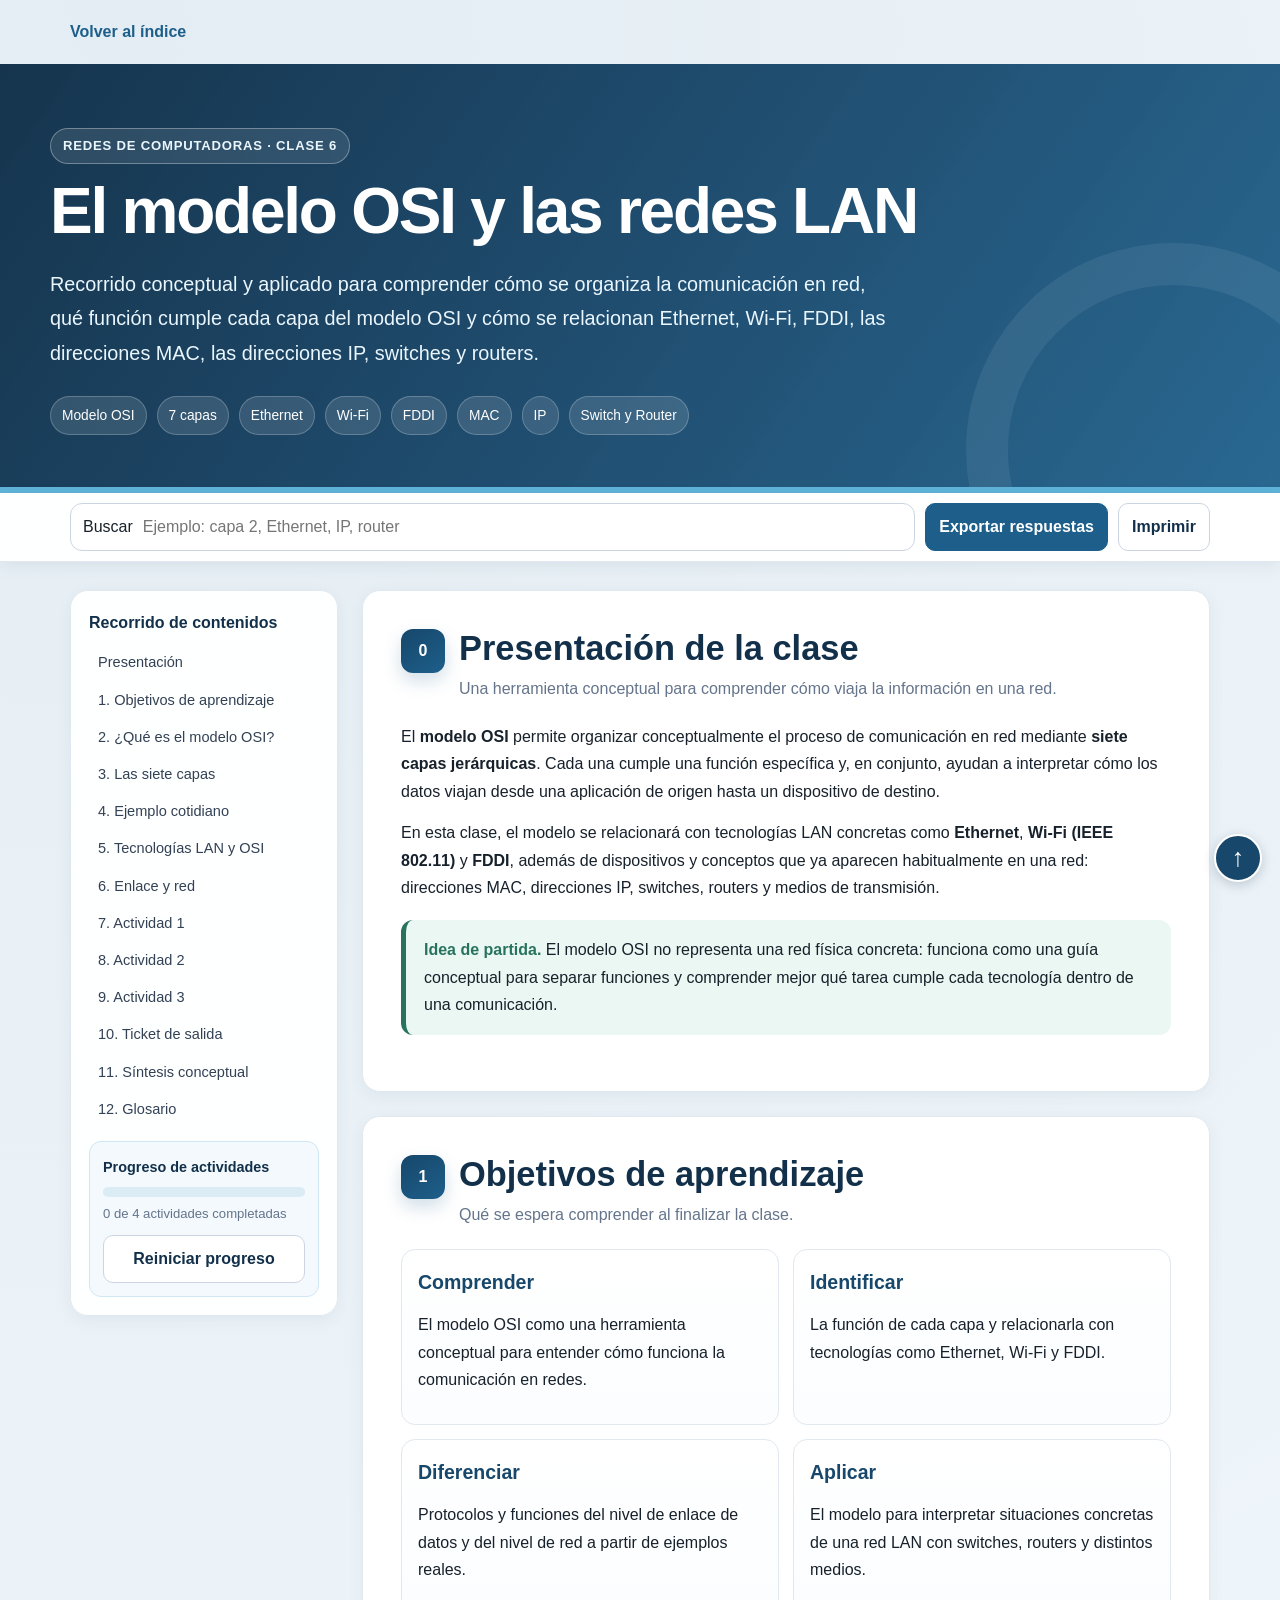
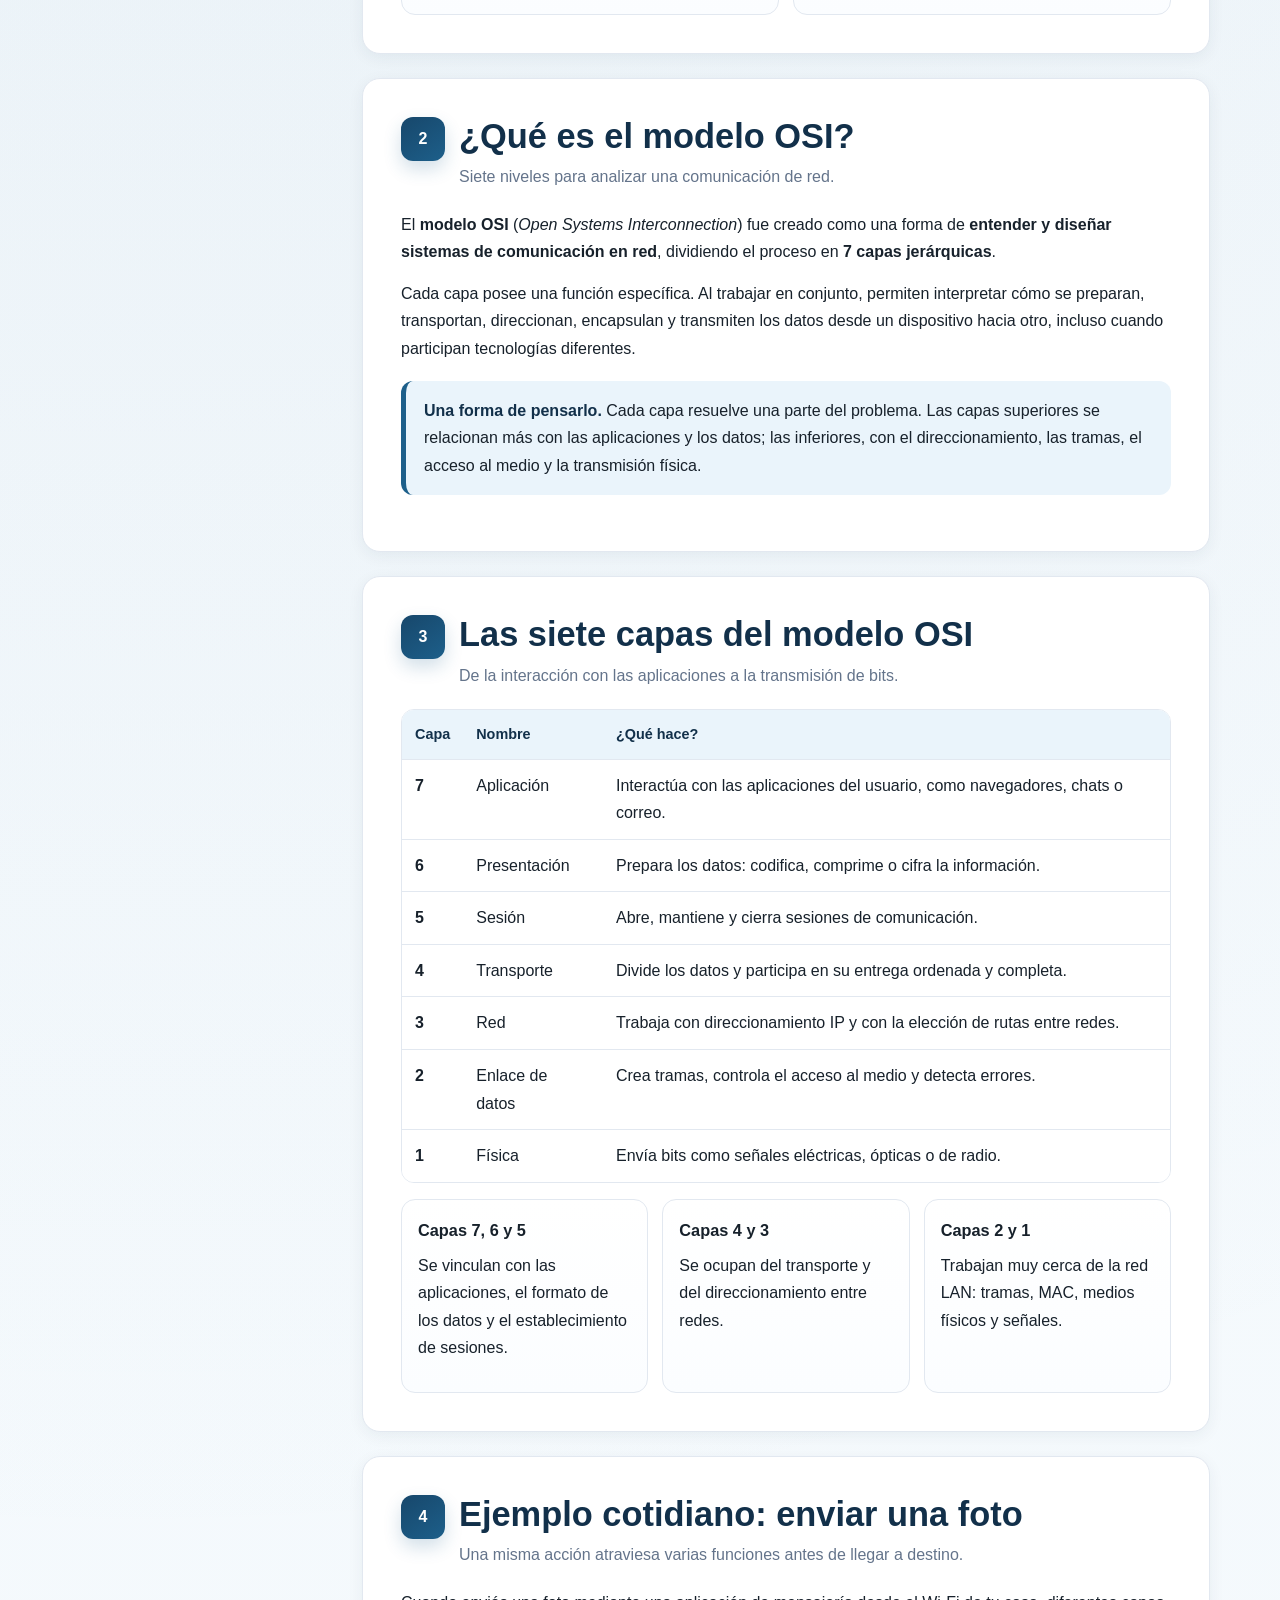
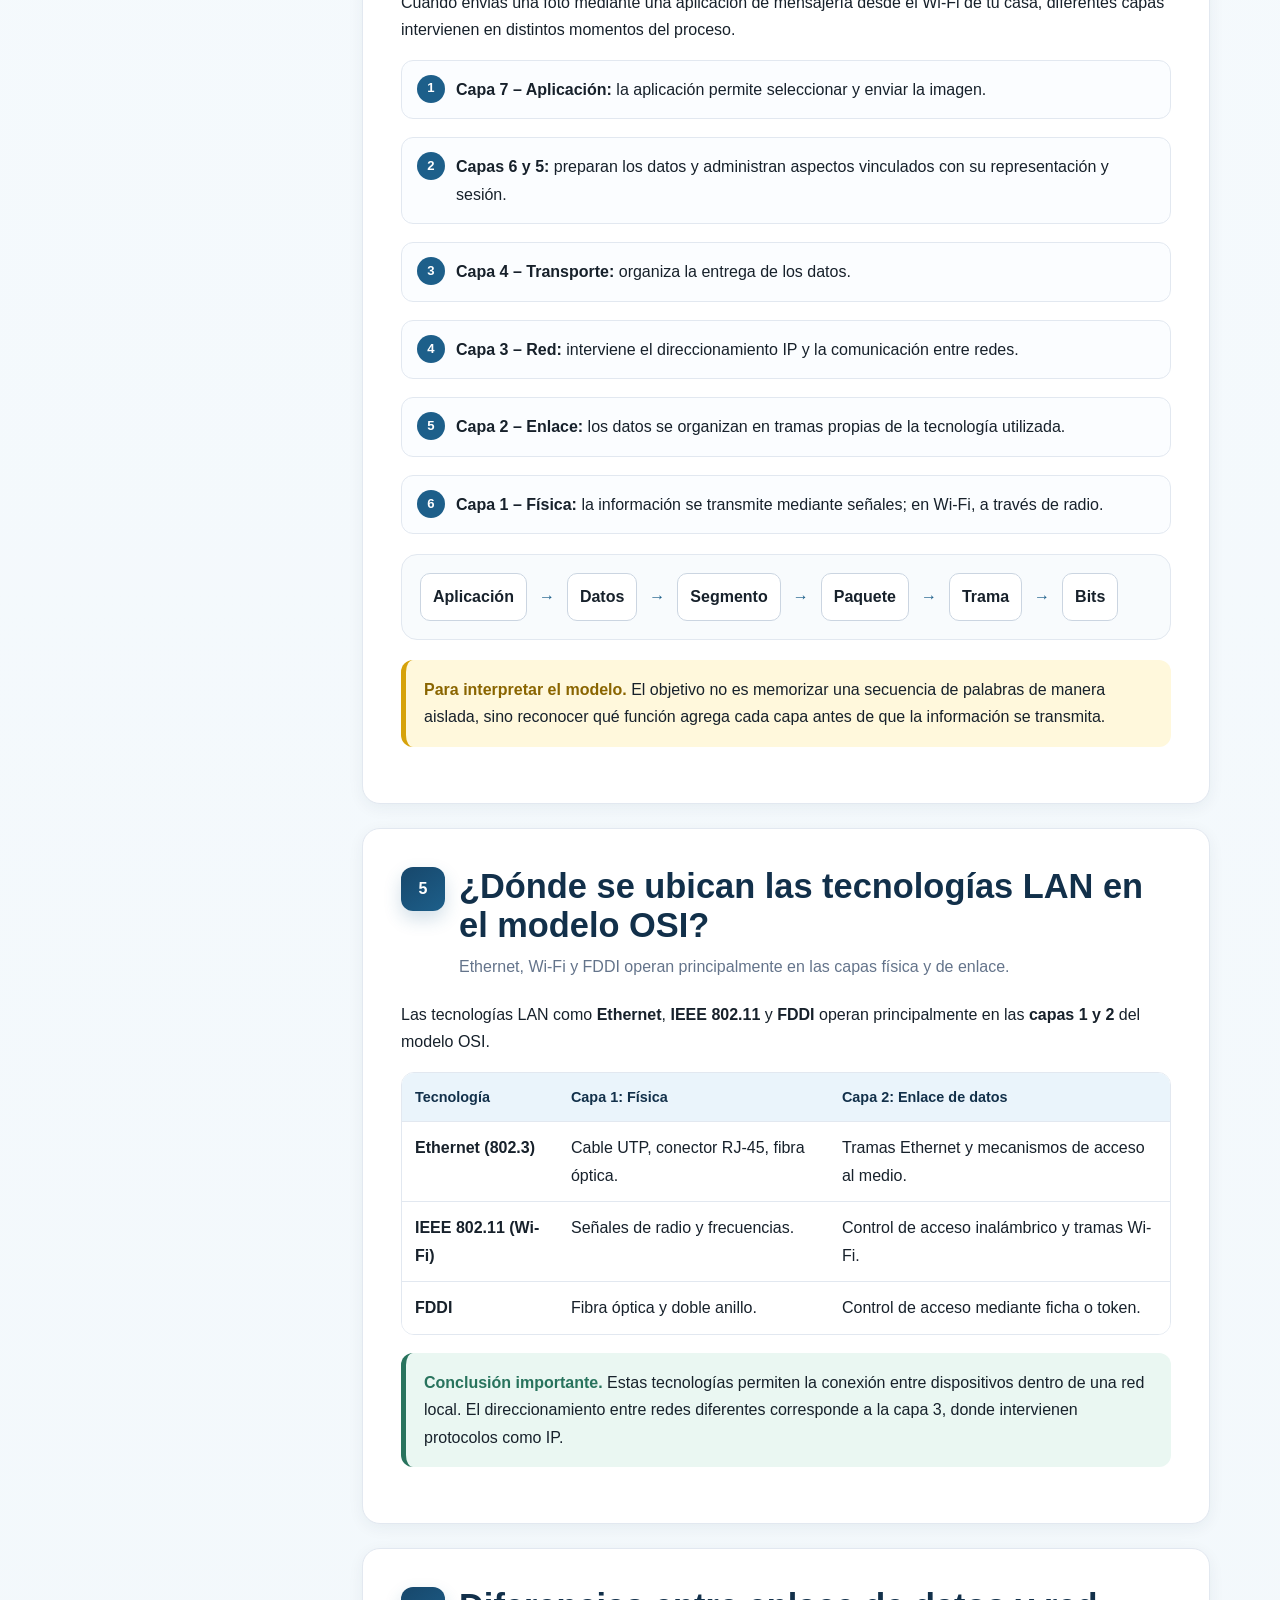
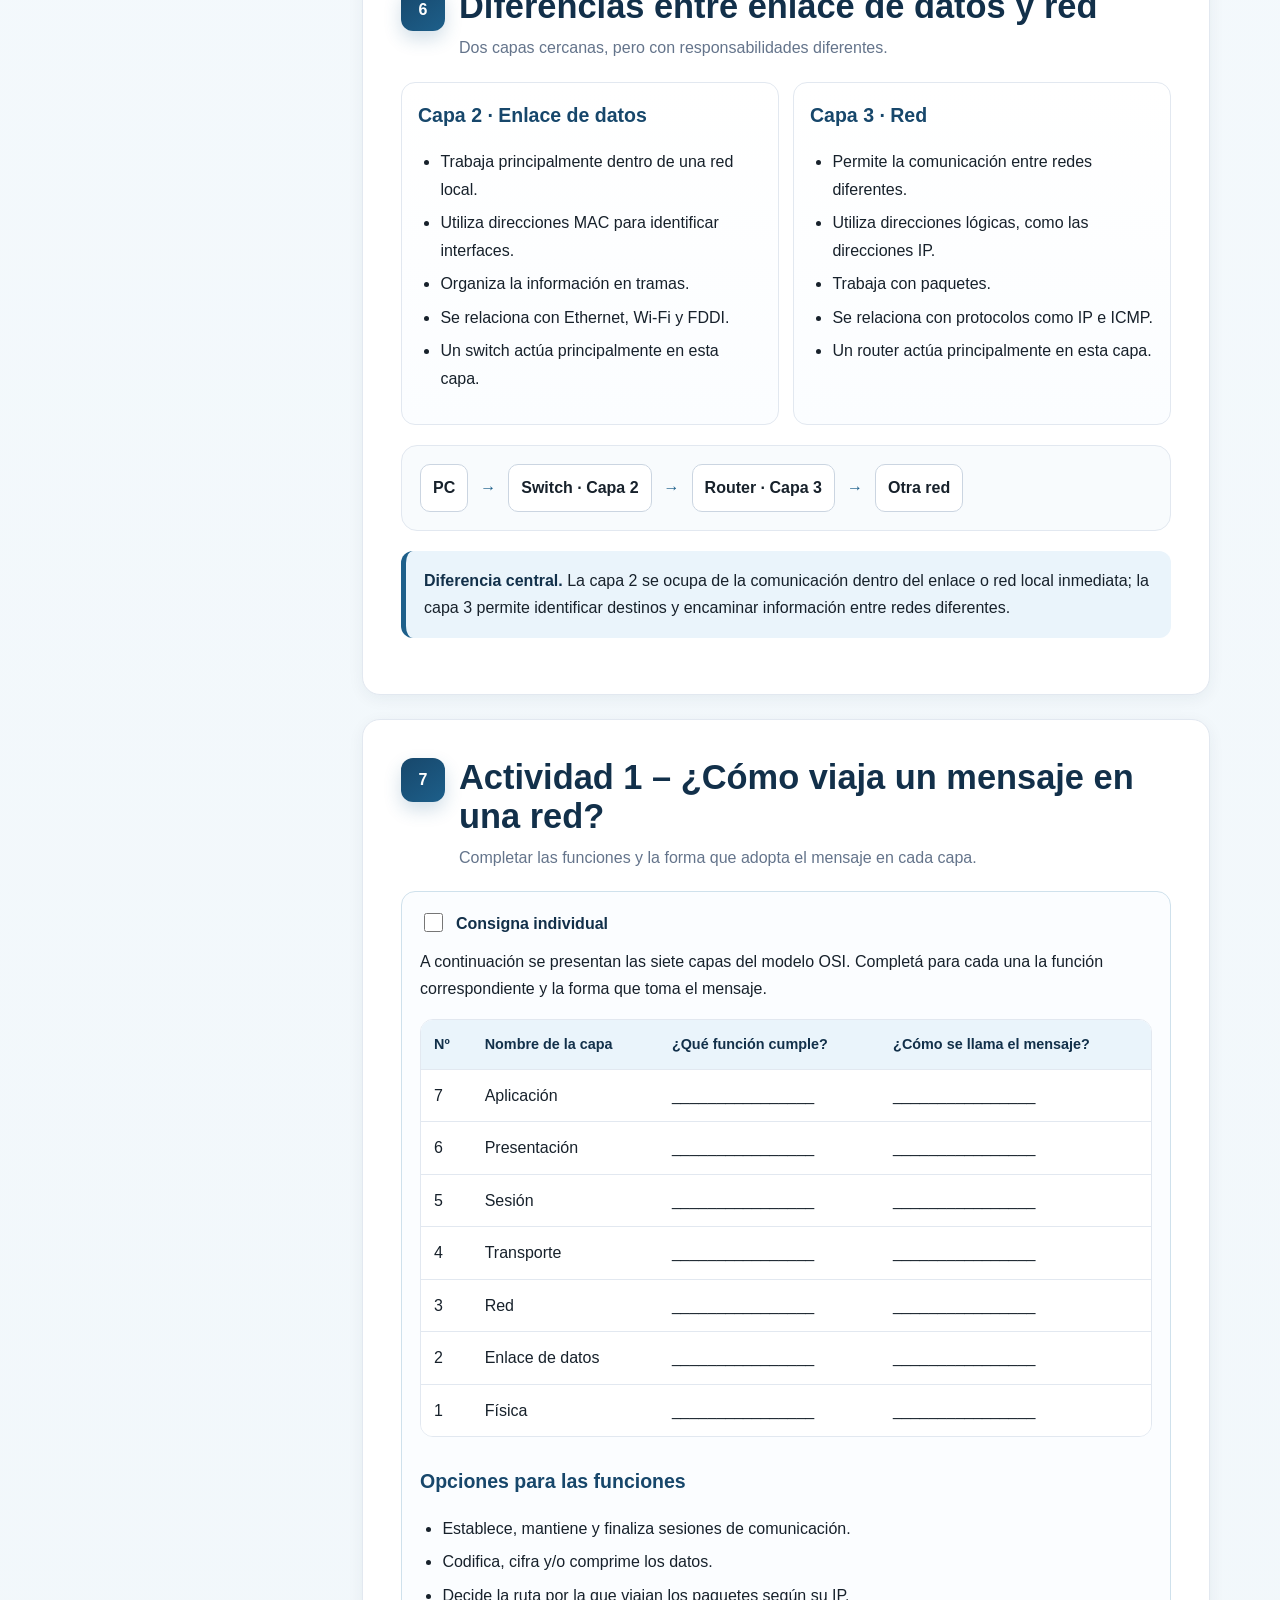
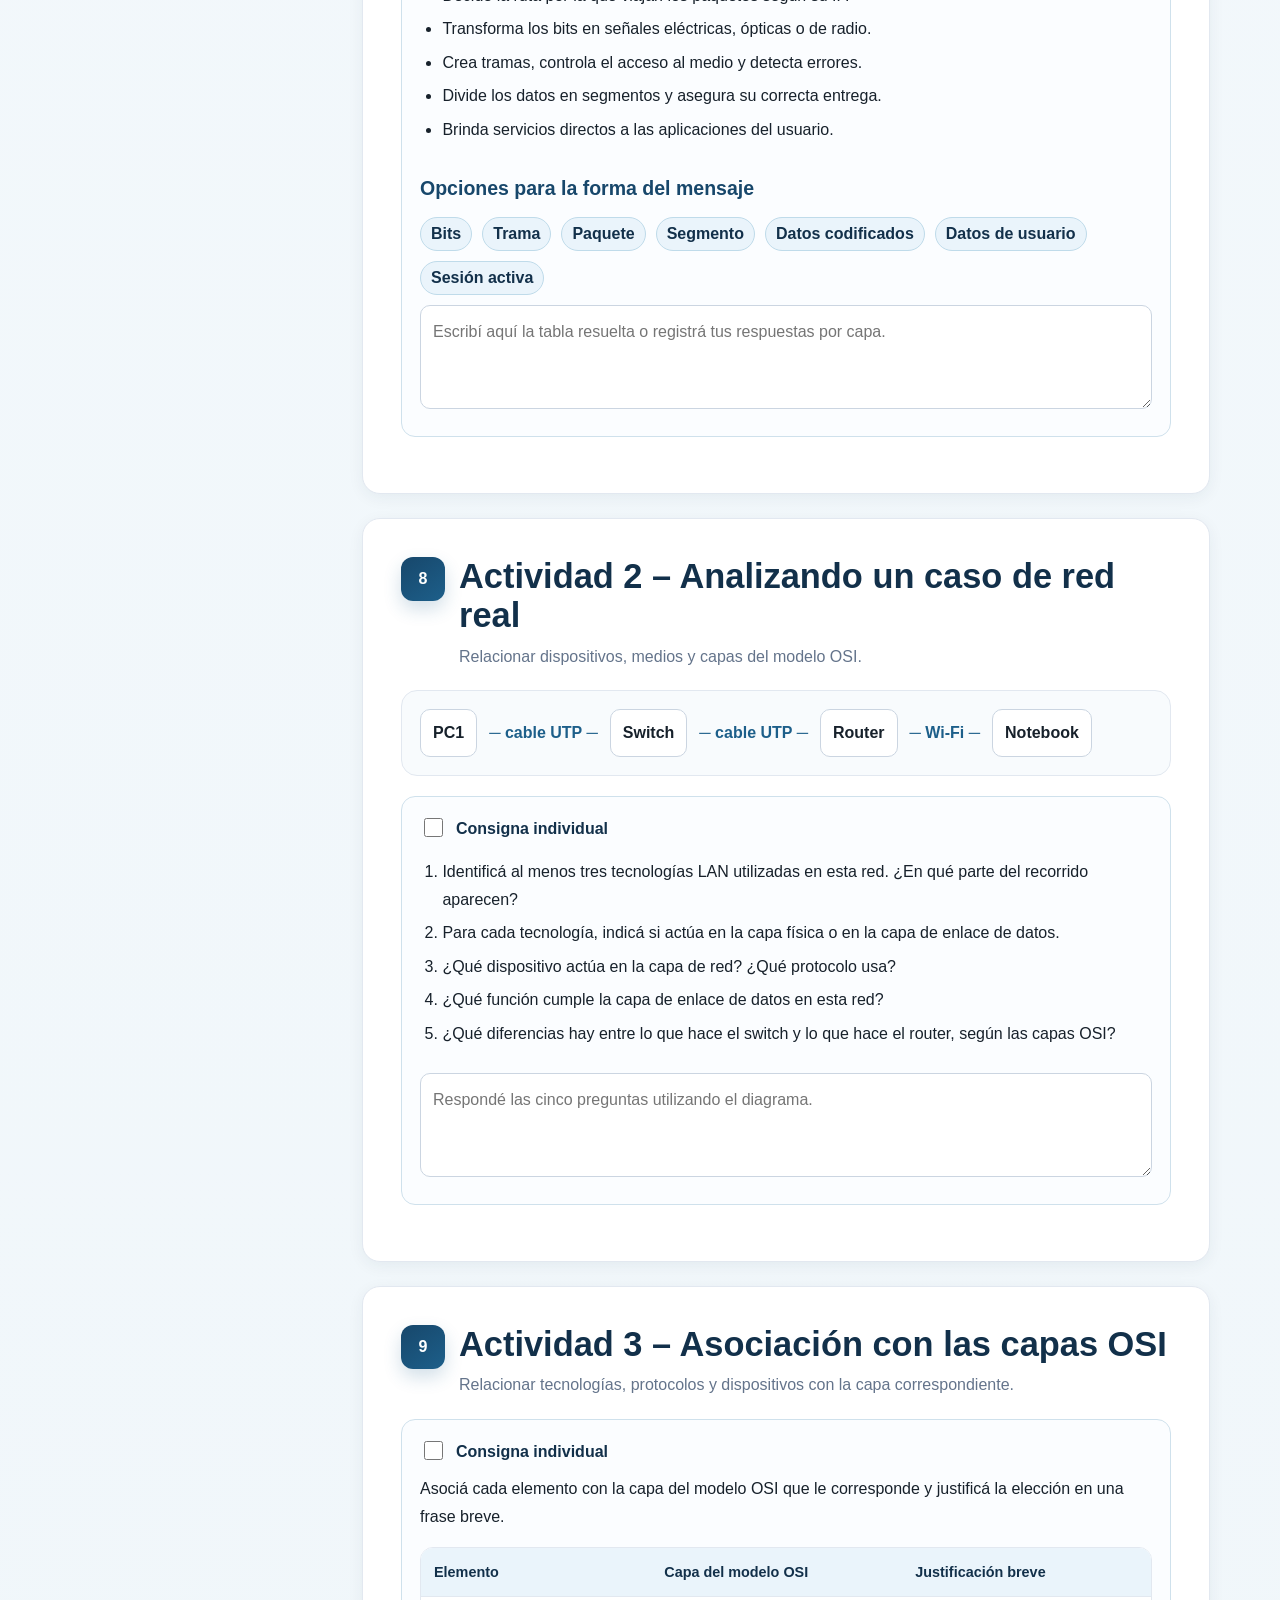
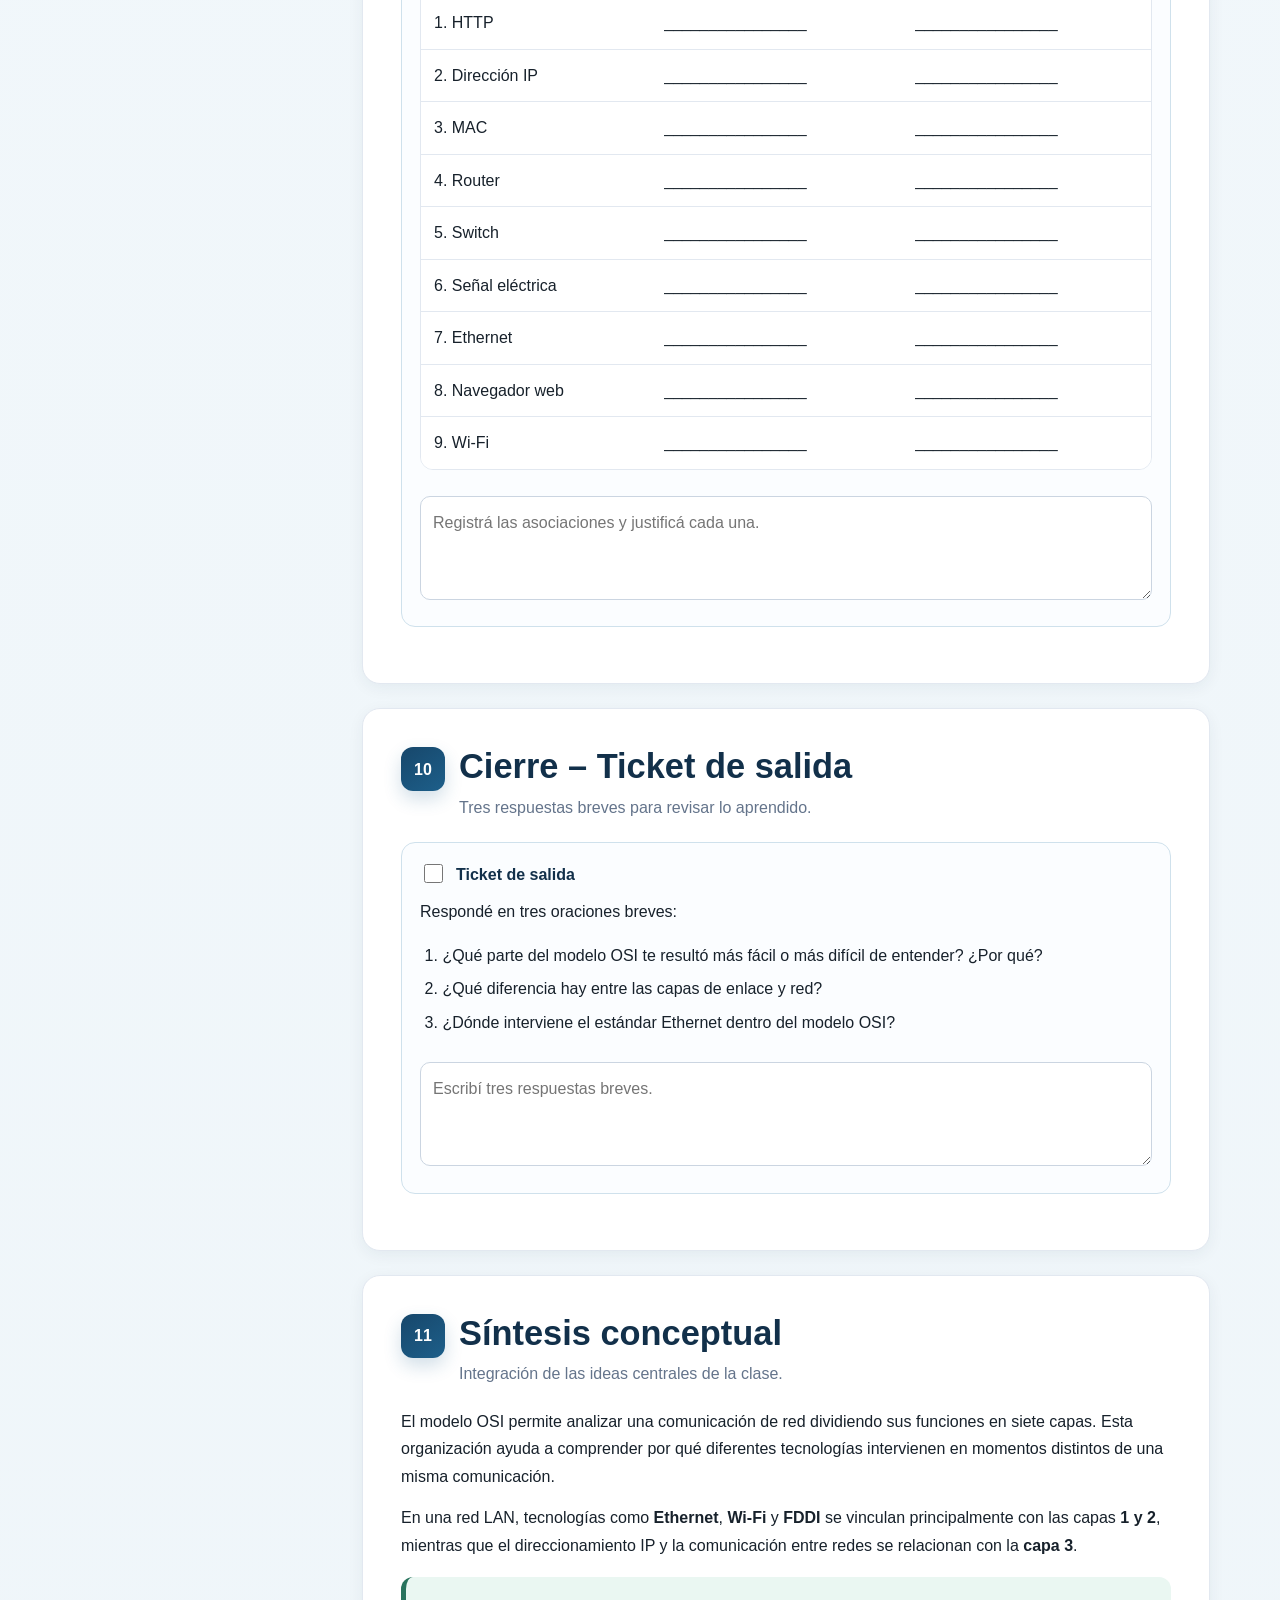
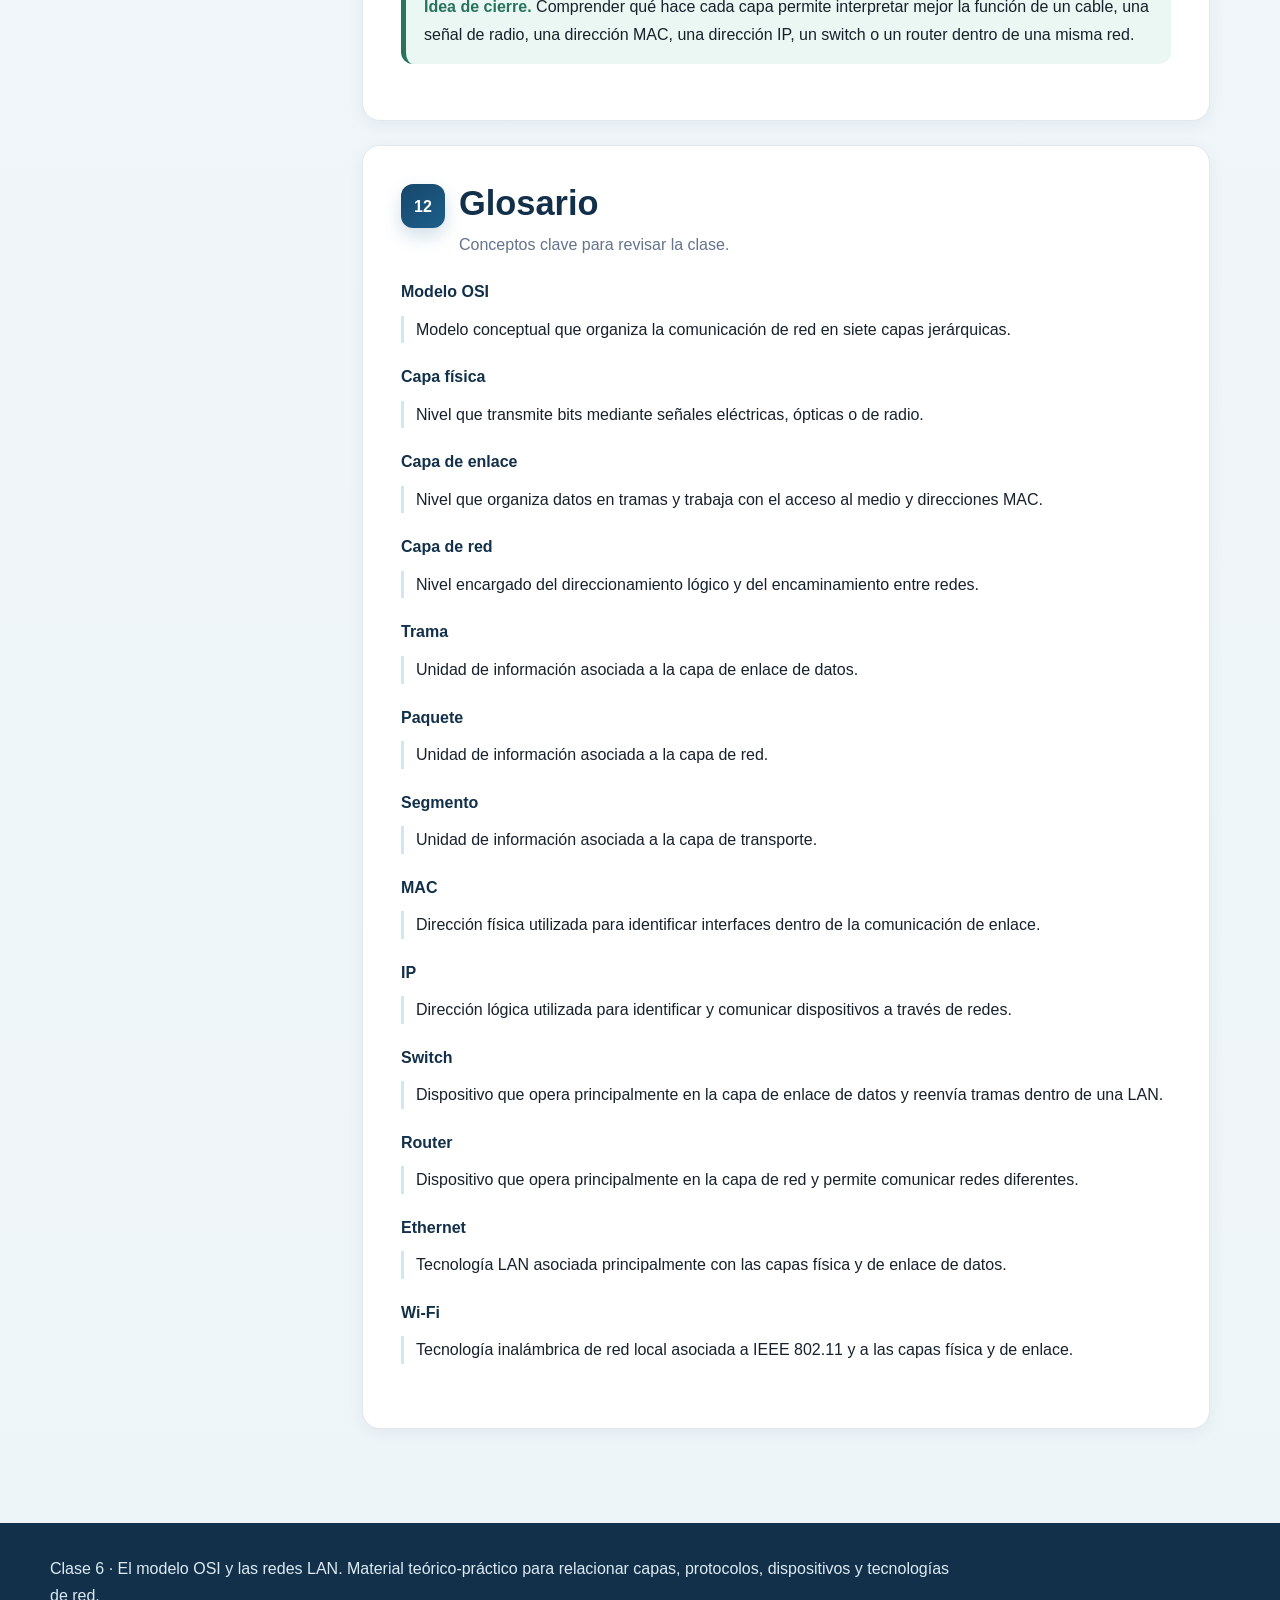
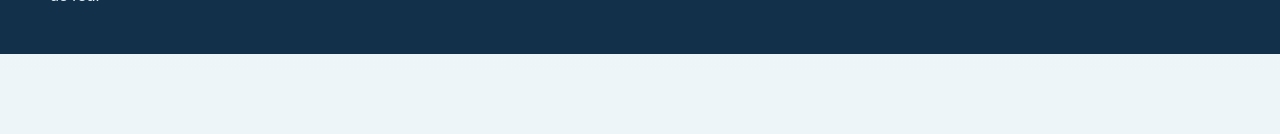
<file: clases/clase6.html>
<!DOCTYPE html>
<html lang="es">
<head>
  <meta charset="UTF-8">
  <meta name="viewport" content="width=device-width, initial-scale=1.0">
  <meta name="description" content="Clase 6: El modelo OSI y las redes LAN. Capas OSI, Ethernet, Wi-Fi, FDDI, protocolos de enlace y de red.">
  <title>Clase 6 - El modelo OSI y las redes LAN</title>

  <link rel="stylesheet" href="../style.css">
  <script src="../script.js" defer></script>
</head>

<body id="inicio" data-page="clase6">
  <a class="skip-link" href="#contenido">Ir al contenido principal</a>

  <nav class="site-nav" aria-label="Navegación general"><a class="volver" href="../index.html">Volver al índice</a></nav>
  <header class="hero">
    <div class="hero-inner">
      <p class="eyebrow">Redes de computadoras · Clase 6</p>
      <h1>El modelo OSI y las redes LAN</h1>
      <p>
        Recorrido conceptual y aplicado para comprender cómo se organiza la comunicación en red,
        qué función cumple cada capa del modelo OSI y cómo se relacionan Ethernet, Wi-Fi, FDDI,
        las direcciones MAC, las direcciones IP, switches y routers.
      </p>
      <div class="hero-tags" aria-label="Temas principales">
        <span class="hero-tag">Modelo OSI</span>
        <span class="hero-tag">7 capas</span>
        <span class="hero-tag">Ethernet</span>
        <span class="hero-tag">Wi-Fi</span>
        <span class="hero-tag">FDDI</span>
        <span class="hero-tag">MAC</span>
        <span class="hero-tag">IP</span>
        <span class="hero-tag">Switch y Router</span>
      </div>
    </div>
  </header>

  <div class="toolbar-wrap">
    <div class="toolbar">
      <label class="search-box" aria-label="Buscar en el material">
        <span aria-hidden="true">Buscar</span>
        <input id="searchInput" type="search" placeholder="Ejemplo: capa 2, Ethernet, IP, router">
      </label>
      <button class="btn btn-primary" id="exportBtn" type="button">Exportar respuestas</button>
      <button class="btn" id="printBtn" type="button">Imprimir</button>
    </div>
  </div>

  <div class="layout">
    <aside class="sidebar" aria-label="Índice del material">
      <h2>Recorrido de contenidos</h2>
      <nav>
        <a href="#presentacion">Presentación</a>
        <a href="#objetivos">1. Objetivos de aprendizaje</a>
        <a href="#osi">2. ¿Qué es el modelo OSI?</a>
        <a href="#capas">3. Las siete capas</a>
        <a href="#ejemplo">4. Ejemplo cotidiano</a>
        <a href="#lan-osi">5. Tecnologías LAN y OSI</a>
        <a href="#enlace-red">6. Enlace y red</a>
        <a href="#actividad1">7. Actividad 1</a>
        <a href="#actividad2">8. Actividad 2</a>
        <a href="#actividad3">9. Actividad 3</a>
        <a href="#ticket">10. Ticket de salida</a>
        <a href="#sintesis">11. Síntesis conceptual</a>
        <a href="#glosario">12. Glosario</a>
      </nav>

      <div class="progress-card">
        <strong>Progreso de actividades</strong>
        <div class="progress-track">
          <progress class="progress-fill" id="progressFill" max="100" value="0" aria-labelledby="progressLabel"></progress>
        </div>
        <div class="progress-label" id="progressLabel" aria-live="polite">0 de 0 actividades completadas</div>
        <button class="btn reset-progress" id="resetBtn" type="button">Reiniciar progreso</button>
      </div>
    </aside>

    <main id="contenido" tabindex="-1">
      <div class="no-results" id="noResults" role="status" hidden>
        No se encontraron módulos que coincidan con la búsqueda.
      </div>

      <section class="module" id="presentacion" data-search="presentación osi redes lan capas comunicación">
        <div class="module-header">
          <div class="module-number">0</div>
          <div>
            <h2>Presentación de la clase</h2>
            <p class="module-subtitle">Una herramienta conceptual para comprender cómo viaja la información en una red.</p>
          </div>
        </div>

        <p>
          El <strong>modelo OSI</strong> permite organizar conceptualmente el proceso de comunicación en red mediante
          <strong>siete capas jerárquicas</strong>. Cada una cumple una función específica y, en conjunto, ayudan a interpretar
          cómo los datos viajan desde una aplicación de origen hasta un dispositivo de destino.
        </p>

        <p>
          En esta clase, el modelo se relacionará con tecnologías LAN concretas como <strong>Ethernet</strong>,
          <strong>Wi-Fi (IEEE 802.11)</strong> y <strong>FDDI</strong>, además de dispositivos y conceptos que ya aparecen
          habitualmente en una red: direcciones MAC, direcciones IP, switches, routers y medios de transmisión.
        </p>

        <div class="callout success">
          <strong>Idea de partida.</strong>
          El modelo OSI no representa una red física concreta: funciona como una guía conceptual para separar funciones
          y comprender mejor qué tarea cumple cada tecnología dentro de una comunicación.
        </div>
      </section>

      <section class="module" id="objetivos" data-search="objetivos comprender identificar diferenciar protocolos enlace red ethernet wifi fddi">
        <div class="module-header">
          <div class="module-number">1</div>
          <div>
            <h2>Objetivos de aprendizaje</h2>
            <p class="module-subtitle">Qué se espera comprender al finalizar la clase.</p>
          </div>
        </div>

        <div class="objectives">
          <article class="mini-card">
            <h3>Comprender</h3>
            <p>
              El modelo OSI como una herramienta conceptual para entender cómo funciona la comunicación en redes.
            </p>
          </article>

          <article class="mini-card">
            <h3>Identificar</h3>
            <p>
              La función de cada capa y relacionarla con tecnologías como Ethernet, Wi-Fi y FDDI.
            </p>
          </article>

          <article class="mini-card">
            <h3>Diferenciar</h3>
            <p>
              Protocolos y funciones del nivel de enlace de datos y del nivel de red a partir de ejemplos reales.
            </p>
          </article>

          <article class="mini-card">
            <h3>Aplicar</h3>
            <p>
              El modelo para interpretar situaciones concretas de una red LAN con switches, routers y distintos medios.
            </p>
          </article>
        </div>
      </section>

      <section class="module" id="osi" data-search="modelo osi open systems interconnection siete capas jerárquicas">
        <div class="module-header">
          <div class="module-number">2</div>
          <div>
            <h2>¿Qué es el modelo OSI?</h2>
            <p class="module-subtitle">Siete niveles para analizar una comunicación de red.</p>
          </div>
        </div>

        <p>
          El <strong>modelo OSI</strong> (<em>Open Systems Interconnection</em>) fue creado como una forma de
          <strong>entender y diseñar sistemas de comunicación en red</strong>, dividiendo el proceso en
          <strong>7 capas jerárquicas</strong>.
        </p>

        <p>
          Cada capa posee una función específica. Al trabajar en conjunto, permiten interpretar cómo se preparan,
          transportan, direccionan, encapsulan y transmiten los datos desde un dispositivo hacia otro, incluso cuando
          participan tecnologías diferentes.
        </p>

        <div class="callout">
          <strong>Una forma de pensarlo.</strong>
          Cada capa resuelve una parte del problema. Las capas superiores se relacionan más con las aplicaciones y los datos;
          las inferiores, con el direccionamiento, las tramas, el acceso al medio y la transmisión física.
        </div>
      </section>

      <section class="module" id="capas" data-search="capa 7 aplicación 6 presentación 5 sesión 4 transporte 3 red 2 enlace 1 física">
        <div class="module-header">
          <div class="module-number">3</div>
          <div>
            <h2>Las siete capas del modelo OSI</h2>
            <p class="module-subtitle">De la interacción con las aplicaciones a la transmisión de bits.</p>
          </div>
        </div>

        <div class="table-wrap">
          <div class="table-scroll" role="region" aria-label="Tabla de datos" tabindex="0">
<table>
            <thead>
              <tr>
                <th>Capa</th>
                <th>Nombre</th>
                <th>¿Qué hace?</th>
              </tr>
            </thead>
            <tbody>
              <tr>
                <td><strong>7</strong></td>
                <td>Aplicación</td>
                <td>Interactúa con las aplicaciones del usuario, como navegadores, chats o correo.</td>
              </tr>
              <tr>
                <td><strong>6</strong></td>
                <td>Presentación</td>
                <td>Prepara los datos: codifica, comprime o cifra la información.</td>
              </tr>
              <tr>
                <td><strong>5</strong></td>
                <td>Sesión</td>
                <td>Abre, mantiene y cierra sesiones de comunicación.</td>
              </tr>
              <tr>
                <td><strong>4</strong></td>
                <td>Transporte</td>
                <td>Divide los datos y participa en su entrega ordenada y completa.</td>
              </tr>
              <tr>
                <td><strong>3</strong></td>
                <td>Red</td>
                <td>Trabaja con direccionamiento IP y con la elección de rutas entre redes.</td>
              </tr>
              <tr>
                <td><strong>2</strong></td>
                <td>Enlace de datos</td>
                <td>Crea tramas, controla el acceso al medio y detecta errores.</td>
              </tr>
              <tr>
                <td><strong>1</strong></td>
                <td>Física</td>
                <td>Envía bits como señales eléctricas, ópticas o de radio.</td>
              </tr>
            </tbody>
          </table>
</div>
        </div>

        <div class="three-col">
          <article class="mini-card">
            <h4>Capas 7, 6 y 5</h4>
            <p>Se vinculan con las aplicaciones, el formato de los datos y el establecimiento de sesiones.</p>
          </article>
          <article class="mini-card">
            <h4>Capas 4 y 3</h4>
            <p>Se ocupan del transporte y del direccionamiento entre redes.</p>
          </article>
          <article class="mini-card">
            <h4>Capas 2 y 1</h4>
            <p>Trabajan muy cerca de la red LAN: tramas, MAC, medios físicos y señales.</p>
          </article>
        </div>
      </section>

      <section class="module" id="ejemplo" data-search="ejemplo whatsapp foto mensaje capas osi wifi aplicación trama ip señal">
        <div class="module-header">
          <div class="module-number">4</div>
          <div>
            <h2>Ejemplo cotidiano: enviar una foto</h2>
            <p class="module-subtitle">Una misma acción atraviesa varias funciones antes de llegar a destino.</p>
          </div>
        </div>

        <p>
          Cuando enviás una foto mediante una aplicación de mensajería desde el Wi-Fi de tu casa,
          diferentes capas intervienen en distintos momentos del proceso.
        </p>

        <ol class="steps">
          <li><strong>Capa 7 – Aplicación:</strong> la aplicación permite seleccionar y enviar la imagen.</li>
          <li><strong>Capas 6 y 5:</strong> preparan los datos y administran aspectos vinculados con su representación y sesión.</li>
          <li><strong>Capa 4 – Transporte:</strong> organiza la entrega de los datos.</li>
          <li><strong>Capa 3 – Red:</strong> interviene el direccionamiento IP y la comunicación entre redes.</li>
          <li><strong>Capa 2 – Enlace:</strong> los datos se organizan en tramas propias de la tecnología utilizada.</li>
          <li><strong>Capa 1 – Física:</strong> la información se transmite mediante señales; en Wi-Fi, a través de radio.</li>
        </ol>

        <div class="network-diagram">
          <div class="network-line">
            <span class="network-node">Aplicación</span>
            <span class="arrow">→</span>
            <span class="network-node">Datos</span>
            <span class="arrow">→</span>
            <span class="network-node">Segmento</span>
            <span class="arrow">→</span>
            <span class="network-node">Paquete</span>
            <span class="arrow">→</span>
            <span class="network-node">Trama</span>
            <span class="arrow">→</span>
            <span class="network-node">Bits</span>
          </div>
        </div>

        <div class="callout warning">
          <strong>Para interpretar el modelo.</strong>
          El objetivo no es memorizar una secuencia de palabras de manera aislada, sino reconocer qué función agrega
          cada capa antes de que la información se transmita.
        </div>
      </section>

      <section class="module" id="lan-osi" data-search="tecnologías lan capas 1 2 ethernet 802.3 wifi 802.11 fddi física enlace">
        <div class="module-header">
          <div class="module-number">5</div>
          <div>
            <h2>¿Dónde se ubican las tecnologías LAN en el modelo OSI?</h2>
            <p class="module-subtitle">Ethernet, Wi-Fi y FDDI operan principalmente en las capas física y de enlace.</p>
          </div>
        </div>

        <p>
          Las tecnologías LAN como <strong>Ethernet</strong>, <strong>IEEE 802.11</strong> y <strong>FDDI</strong>
          operan principalmente en las <strong>capas 1 y 2</strong> del modelo OSI.
        </p>

        <div class="table-wrap">
          <div class="table-scroll" role="region" aria-label="Tabla de datos" tabindex="0">
<table>
            <thead>
              <tr>
                <th>Tecnología</th>
                <th>Capa 1: Física</th>
                <th>Capa 2: Enlace de datos</th>
              </tr>
            </thead>
            <tbody>
              <tr>
                <td><strong>Ethernet (802.3)</strong></td>
                <td>Cable UTP, conector RJ-45, fibra óptica.</td>
                <td>Tramas Ethernet y mecanismos de acceso al medio.</td>
              </tr>
              <tr>
                <td><strong>IEEE 802.11 (Wi-Fi)</strong></td>
                <td>Señales de radio y frecuencias.</td>
                <td>Control de acceso inalámbrico y tramas Wi-Fi.</td>
              </tr>
              <tr>
                <td><strong>FDDI</strong></td>
                <td>Fibra óptica y doble anillo.</td>
                <td>Control de acceso mediante ficha o token.</td>
              </tr>
            </tbody>
          </table>
</div>
        </div>

        <div class="callout success">
          <strong>Conclusión importante.</strong>
          Estas tecnologías permiten la conexión entre dispositivos dentro de una red local. El direccionamiento entre
          redes diferentes corresponde a la capa 3, donde intervienen protocolos como IP.
        </div>
      </section>

      <section class="module" id="enlace-red" data-search="protocolos enlace capa 2 red capa 3 mac ip ethernet wifi fddi icmp router switch">
        <div class="module-header">
          <div class="module-number">6</div>
          <div>
            <h2>Diferencias entre enlace de datos y red</h2>
            <p class="module-subtitle">Dos capas cercanas, pero con responsabilidades diferentes.</p>
          </div>
        </div>

        <div class="two-col">
          <article class="mini-card">
            <h3>Capa 2 · Enlace de datos</h3>
            <ul>
              <li>Trabaja principalmente dentro de una red local.</li>
              <li>Utiliza direcciones MAC para identificar interfaces.</li>
              <li>Organiza la información en tramas.</li>
              <li>Se relaciona con Ethernet, Wi-Fi y FDDI.</li>
              <li>Un switch actúa principalmente en esta capa.</li>
            </ul>
          </article>

          <article class="mini-card">
            <h3>Capa 3 · Red</h3>
            <ul>
              <li>Permite la comunicación entre redes diferentes.</li>
              <li>Utiliza direcciones lógicas, como las direcciones IP.</li>
              <li>Trabaja con paquetes.</li>
              <li>Se relaciona con protocolos como IP e ICMP.</li>
              <li>Un router actúa principalmente en esta capa.</li>
            </ul>
          </article>
        </div>

        <div class="network-diagram">
          <div class="network-line">
            <span class="network-node">PC</span>
            <span class="arrow">→</span>
            <span class="network-node">Switch · Capa 2</span>
            <span class="arrow">→</span>
            <span class="network-node">Router · Capa 3</span>
            <span class="arrow">→</span>
            <span class="network-node">Otra red</span>
          </div>
        </div>

        <div class="callout">
          <strong>Diferencia central.</strong>
          La capa 2 se ocupa de la comunicación dentro del enlace o red local inmediata; la capa 3 permite identificar
          destinos y encaminar información entre redes diferentes.
        </div>
      </section>

      <section class="module" id="actividad1" data-search="actividad 1 cómo viaja mensaje tabla completar capas funciones bits trama paquete segmento datos">
        <div class="module-header">
          <div class="module-number">7</div>
          <div>
            <h2>Actividad 1 – ¿Cómo viaja un mensaje en una red?</h2>
            <p class="module-subtitle">Completar las funciones y la forma que adopta el mensaje en cada capa.</p>
          </div>
        </div>

        <div class="activity">
          <div class="activity-title">
            <input type="checkbox" id="act-osi-1" data-task>
            <label for="act-osi-1">Consigna individual</label>
          </div>

          <p>
            A continuación se presentan las siete capas del modelo OSI. Completá para cada una la función correspondiente
            y la forma que toma el mensaje.
          </p>

          <div class="table-wrap">
            <div class="table-scroll" role="region" aria-label="Tabla de datos" tabindex="0">
<table>
              <thead>
                <tr>
                  <th>Nº</th>
                  <th>Nombre de la capa</th>
                  <th>¿Qué función cumple?</th>
                  <th>¿Cómo se llama el mensaje?</th>
                </tr>
              </thead>
              <tbody>
                <tr><td>7</td><td>Aplicación</td><td>________________</td><td>________________</td></tr>
                <tr><td>6</td><td>Presentación</td><td>________________</td><td>________________</td></tr>
                <tr><td>5</td><td>Sesión</td><td>________________</td><td>________________</td></tr>
                <tr><td>4</td><td>Transporte</td><td>________________</td><td>________________</td></tr>
                <tr><td>3</td><td>Red</td><td>________________</td><td>________________</td></tr>
                <tr><td>2</td><td>Enlace de datos</td><td>________________</td><td>________________</td></tr>
                <tr><td>1</td><td>Física</td><td>________________</td><td>________________</td></tr>
              </tbody>
            </table>
</div>
          </div>

          <h3>Opciones para las funciones</h3>
          <ul>
            <li>Establece, mantiene y finaliza sesiones de comunicación.</li>
            <li>Codifica, cifra y/o comprime los datos.</li>
            <li>Decide la ruta por la que viajan los paquetes según su IP.</li>
            <li>Transforma los bits en señales eléctricas, ópticas o de radio.</li>
            <li>Crea tramas, controla el acceso al medio y detecta errores.</li>
            <li>Divide los datos en segmentos y asegura su correcta entrega.</li>
            <li>Brinda servicios directos a las aplicaciones del usuario.</li>
          </ul>

          <h3>Opciones para la forma del mensaje</h3>
          <div class="hero-tags tags-compact">
            <span class="class-badge">Bits</span>
            <span class="class-badge">Trama</span>
            <span class="class-badge">Paquete</span>
            <span class="class-badge">Segmento</span>
            <span class="class-badge">Datos codificados</span>
            <span class="class-badge">Datos de usuario</span>
            <span class="class-badge">Sesión activa</span>
          </div>

          <textarea class="response" data-response="osi-1" placeholder="Escribí aquí la tabla resuelta o registrá tus respuestas por capa." aria-label="Escribí aquí la tabla resuelta o registrá tus respuestas por capa."></textarea>
        </div>
      </section>

      <section class="module" id="actividad2" data-search="actividad 2 diagrama pc switch router notebook cable utp wifi caso red real">
        <div class="module-header">
          <div class="module-number">8</div>
          <div>
            <h2>Actividad 2 – Analizando un caso de red real</h2>
            <p class="module-subtitle">Relacionar dispositivos, medios y capas del modelo OSI.</p>
          </div>
        </div>

        <div class="network-diagram">
          <div class="network-line">
            <span class="network-node">PC1</span>
            <span class="arrow">─ cable UTP ─</span>
            <span class="network-node">Switch</span>
            <span class="arrow">─ cable UTP ─</span>
            <span class="network-node">Router</span>
            <span class="arrow">─ Wi-Fi ─</span>
            <span class="network-node">Notebook</span>
          </div>
        </div>

        <div class="activity">
          <div class="activity-title">
            <input type="checkbox" id="act-osi-2" data-task>
            <label for="act-osi-2">Consigna individual</label>
          </div>

          <ol>
            <li>Identificá al menos tres tecnologías LAN utilizadas en esta red. ¿En qué parte del recorrido aparecen?</li>
            <li>Para cada tecnología, indicá si actúa en la capa física o en la capa de enlace de datos.</li>
            <li>¿Qué dispositivo actúa en la capa de red? ¿Qué protocolo usa?</li>
            <li>¿Qué función cumple la capa de enlace de datos en esta red?</li>
            <li>¿Qué diferencias hay entre lo que hace el switch y lo que hace el router, según las capas OSI?</li>
          </ol>

          <textarea class="response" data-response="osi-2" placeholder="Respondé las cinco preguntas utilizando el diagrama." aria-label="Respondé las cinco preguntas utilizando el diagrama."></textarea>
        </div>
      </section>

      <section class="module" id="actividad3" data-search="actividad 3 asociación http ip mac router switch señal ethernet navegador wifi capa osi">
        <div class="module-header">
          <div class="module-number">9</div>
          <div>
            <h2>Actividad 3 – Asociación con las capas OSI</h2>
            <p class="module-subtitle">Relacionar tecnologías, protocolos y dispositivos con la capa correspondiente.</p>
          </div>
        </div>

        <div class="activity">
          <div class="activity-title">
            <input type="checkbox" id="act-osi-3" data-task>
            <label for="act-osi-3">Consigna individual</label>
          </div>

          <p>
            Asociá cada elemento con la capa del modelo OSI que le corresponde y justificá la elección en una frase breve.
          </p>

          <div class="table-wrap">
            <div class="table-scroll" role="region" aria-label="Tabla de datos" tabindex="0">
<table>
              <thead>
                <tr>
                  <th>Elemento</th>
                  <th>Capa del modelo OSI</th>
                  <th>Justificación breve</th>
                </tr>
              </thead>
              <tbody>
                <tr><td>1. HTTP</td><td>________________</td><td>________________</td></tr>
                <tr><td>2. Dirección IP</td><td>________________</td><td>________________</td></tr>
                <tr><td>3. MAC</td><td>________________</td><td>________________</td></tr>
                <tr><td>4. Router</td><td>________________</td><td>________________</td></tr>
                <tr><td>5. Switch</td><td>________________</td><td>________________</td></tr>
                <tr><td>6. Señal eléctrica</td><td>________________</td><td>________________</td></tr>
                <tr><td>7. Ethernet</td><td>________________</td><td>________________</td></tr>
                <tr><td>8. Navegador web</td><td>________________</td><td>________________</td></tr>
                <tr><td>9. Wi-Fi</td><td>________________</td><td>________________</td></tr>
              </tbody>
            </table>
</div>
          </div>

          <textarea class="response" data-response="osi-3" placeholder="Registrá las asociaciones y justificá cada una." aria-label="Registrá las asociaciones y justificá cada una."></textarea>
        </div>
      </section>

      <section class="module" id="ticket" data-search="ticket salida cierre tres oraciones enlace red ethernet">
        <div class="module-header">
          <div class="module-number">10</div>
          <div>
            <h2>Cierre – Ticket de salida</h2>
            <p class="module-subtitle">Tres respuestas breves para revisar lo aprendido.</p>
          </div>
        </div>

        <div class="activity">
          <div class="activity-title">
            <input type="checkbox" id="act-ticket" data-task>
            <label for="act-ticket">Ticket de salida</label>
          </div>

          <p>Respondé en tres oraciones breves:</p>
          <ol>
            <li>¿Qué parte del modelo OSI te resultó más fácil o más difícil de entender? ¿Por qué?</li>
            <li>¿Qué diferencia hay entre las capas de enlace y red?</li>
            <li>¿Dónde interviene el estándar Ethernet dentro del modelo OSI?</li>
          </ol>

          <textarea class="response" data-response="ticket" placeholder="Escribí tres respuestas breves." aria-label="Escribí tres respuestas breves."></textarea>
        </div>
      </section>

      <section class="module" id="sintesis" data-search="síntesis modelo osi lan capa física enlace red ethernet wifi ip mac switch router">
        <div class="module-header">
          <div class="module-number">11</div>
          <div>
            <h2>Síntesis conceptual</h2>
            <p class="module-subtitle">Integración de las ideas centrales de la clase.</p>
          </div>
        </div>

        <p>
          El modelo OSI permite analizar una comunicación de red dividiendo sus funciones en siete capas.
          Esta organización ayuda a comprender por qué diferentes tecnologías intervienen en momentos distintos
          de una misma comunicación.
        </p>

        <p>
          En una red LAN, tecnologías como <strong>Ethernet</strong>, <strong>Wi-Fi</strong> y <strong>FDDI</strong>
          se vinculan principalmente con las capas <strong>1 y 2</strong>, mientras que el direccionamiento IP y la
          comunicación entre redes se relacionan con la <strong>capa 3</strong>.
        </p>

        <div class="callout success">
          <strong>Idea de cierre.</strong>
          Comprender qué hace cada capa permite interpretar mejor la función de un cable, una señal de radio, una dirección MAC,
          una dirección IP, un switch o un router dentro de una misma red.
        </div>
      </section>

      <section class="module" id="glosario" data-search="glosario osi capa trama paquete segmento mac ip switch router ethernet wifi">
        <div class="module-header">
          <div class="module-number">12</div>
          <div>
            <h2>Glosario</h2>
            <p class="module-subtitle">Conceptos clave para revisar la clase.</p>
          </div>
        </div>

        <dl class="glossary">
          <dt>Modelo OSI</dt>
          <dd>Modelo conceptual que organiza la comunicación de red en siete capas jerárquicas.</dd>

          <dt>Capa física</dt>
          <dd>Nivel que transmite bits mediante señales eléctricas, ópticas o de radio.</dd>

          <dt>Capa de enlace</dt>
          <dd>Nivel que organiza datos en tramas y trabaja con el acceso al medio y direcciones MAC.</dd>

          <dt>Capa de red</dt>
          <dd>Nivel encargado del direccionamiento lógico y del encaminamiento entre redes.</dd>

          <dt>Trama</dt>
          <dd>Unidad de información asociada a la capa de enlace de datos.</dd>

          <dt>Paquete</dt>
          <dd>Unidad de información asociada a la capa de red.</dd>

          <dt>Segmento</dt>
          <dd>Unidad de información asociada a la capa de transporte.</dd>

          <dt>MAC</dt>
          <dd>Dirección física utilizada para identificar interfaces dentro de la comunicación de enlace.</dd>

          <dt>IP</dt>
          <dd>Dirección lógica utilizada para identificar y comunicar dispositivos a través de redes.</dd>

          <dt>Switch</dt>
          <dd>Dispositivo que opera principalmente en la capa de enlace de datos y reenvía tramas dentro de una LAN.</dd>

          <dt>Router</dt>
          <dd>Dispositivo que opera principalmente en la capa de red y permite comunicar redes diferentes.</dd>

          <dt>Ethernet</dt>
          <dd>Tecnología LAN asociada principalmente con las capas física y de enlace de datos.</dd>

          <dt>Wi-Fi</dt>
          <dd>Tecnología inalámbrica de red local asociada a IEEE 802.11 y a las capas física y de enlace.</dd>
        </dl>
      </section>
    </main>
  </div>

  <footer class="footer">
    <div class="footer-inner">
      <p>
        Clase 6 · El modelo OSI y las redes LAN. Material teórico-práctico para relacionar capas,
        protocolos, dispositivos y tecnologías de red.
      </p>
    </div>
  </footer>

  <a class="back-to-top" href="#inicio" aria-label="Volver arriba" title="Volver arriba"><span aria-hidden="true">↑</span></a>
</body>
</html>
</file>
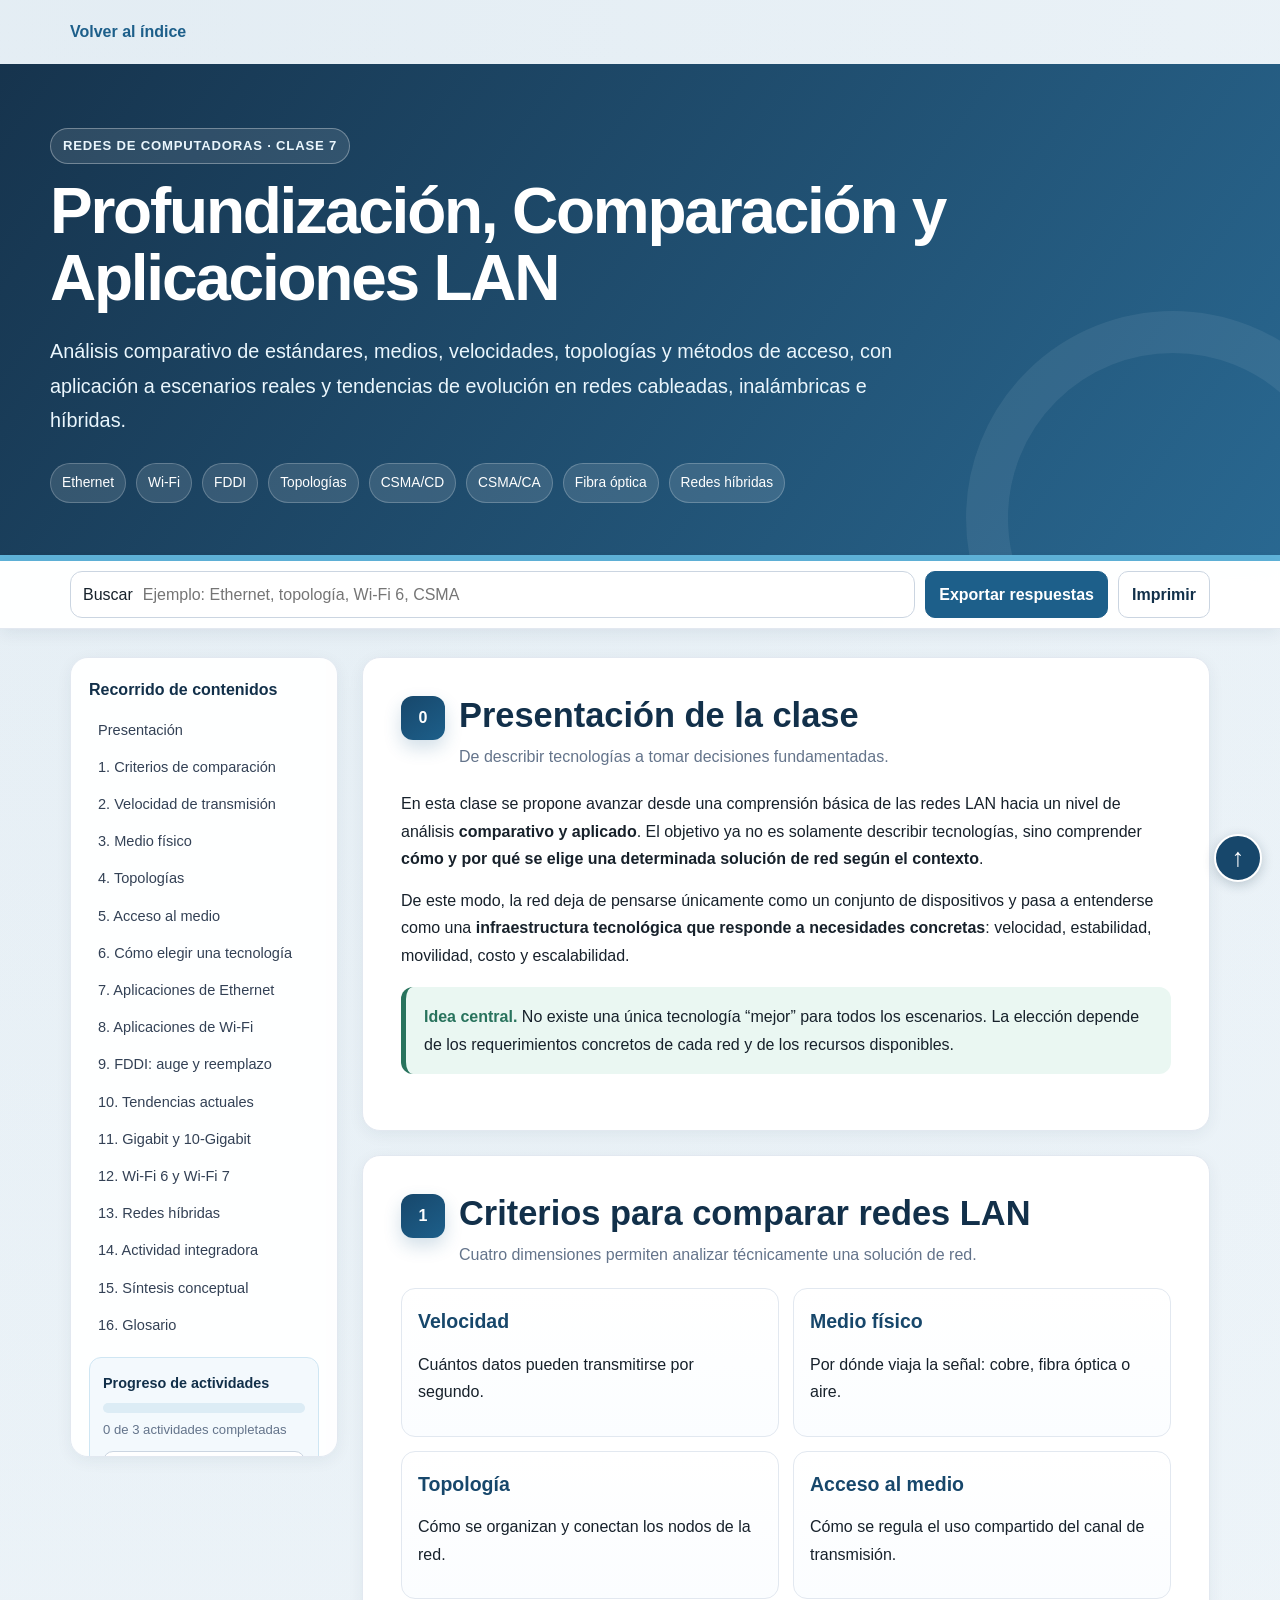
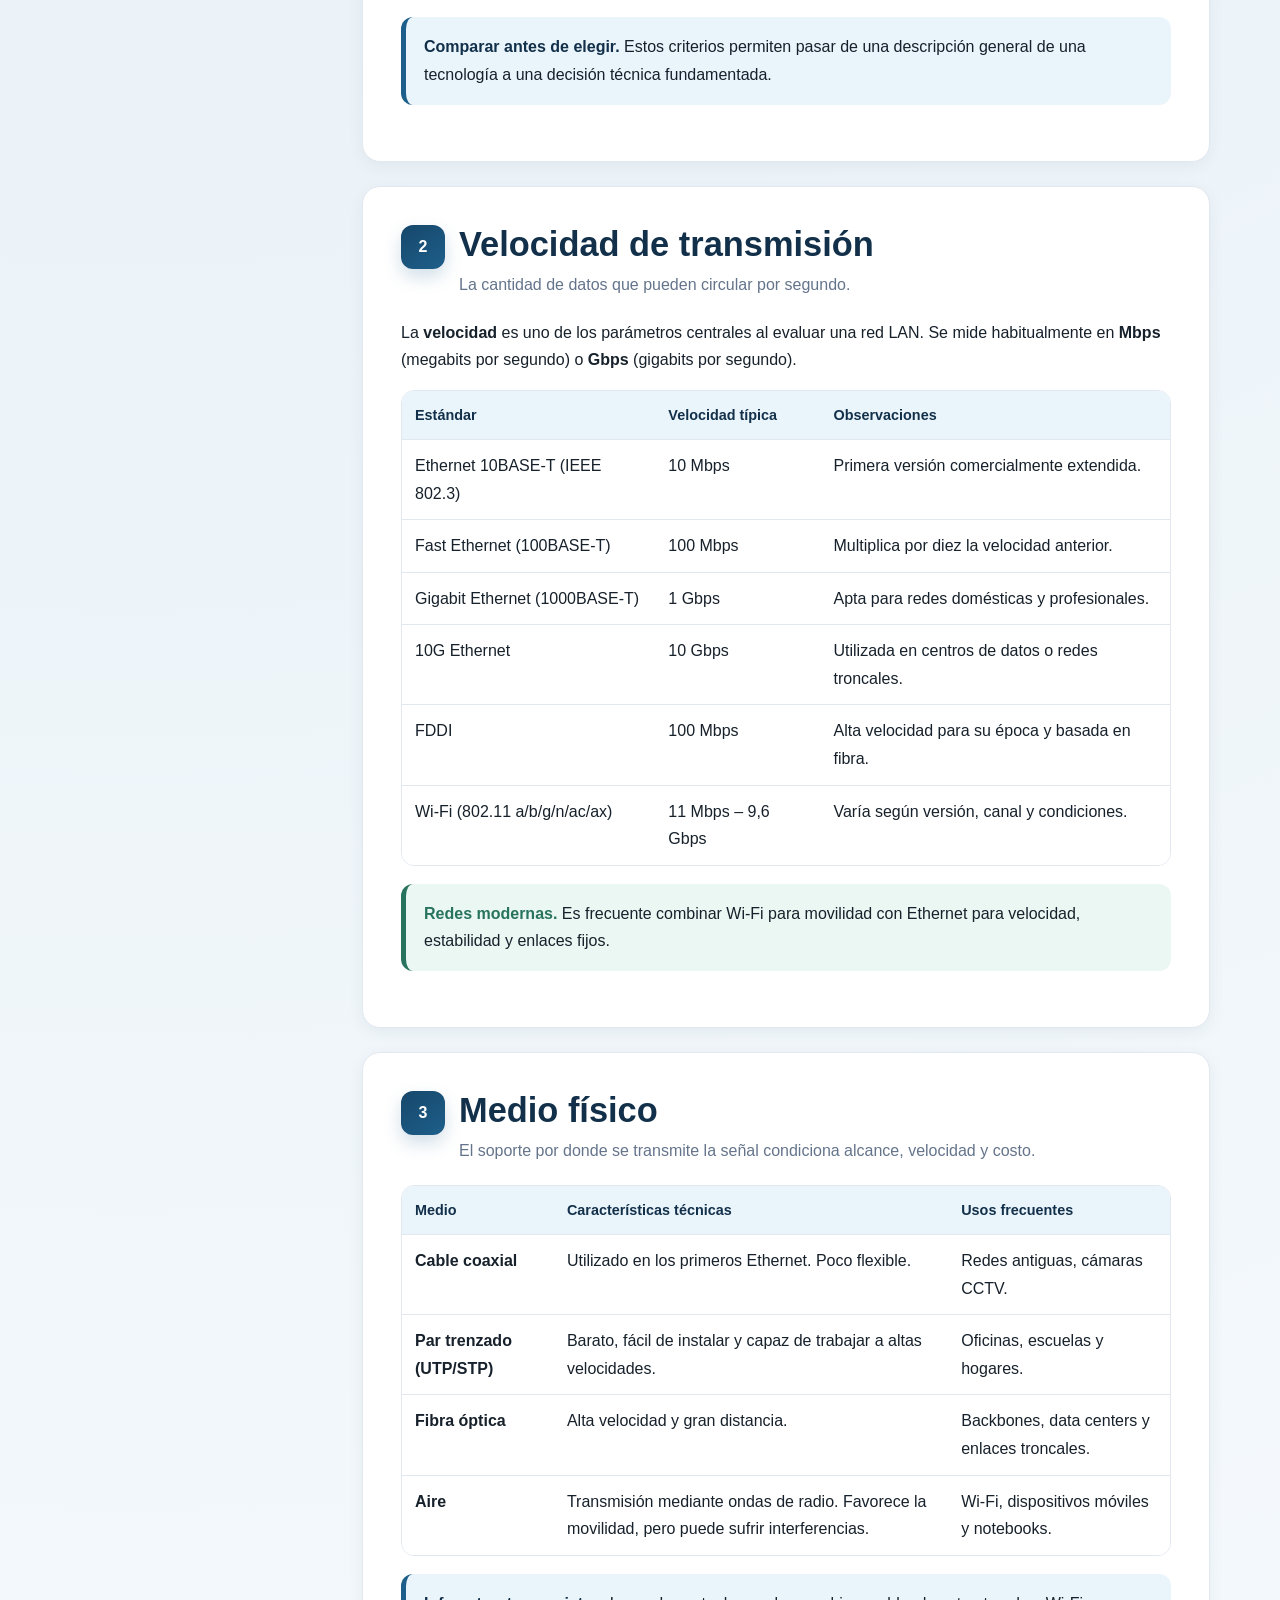
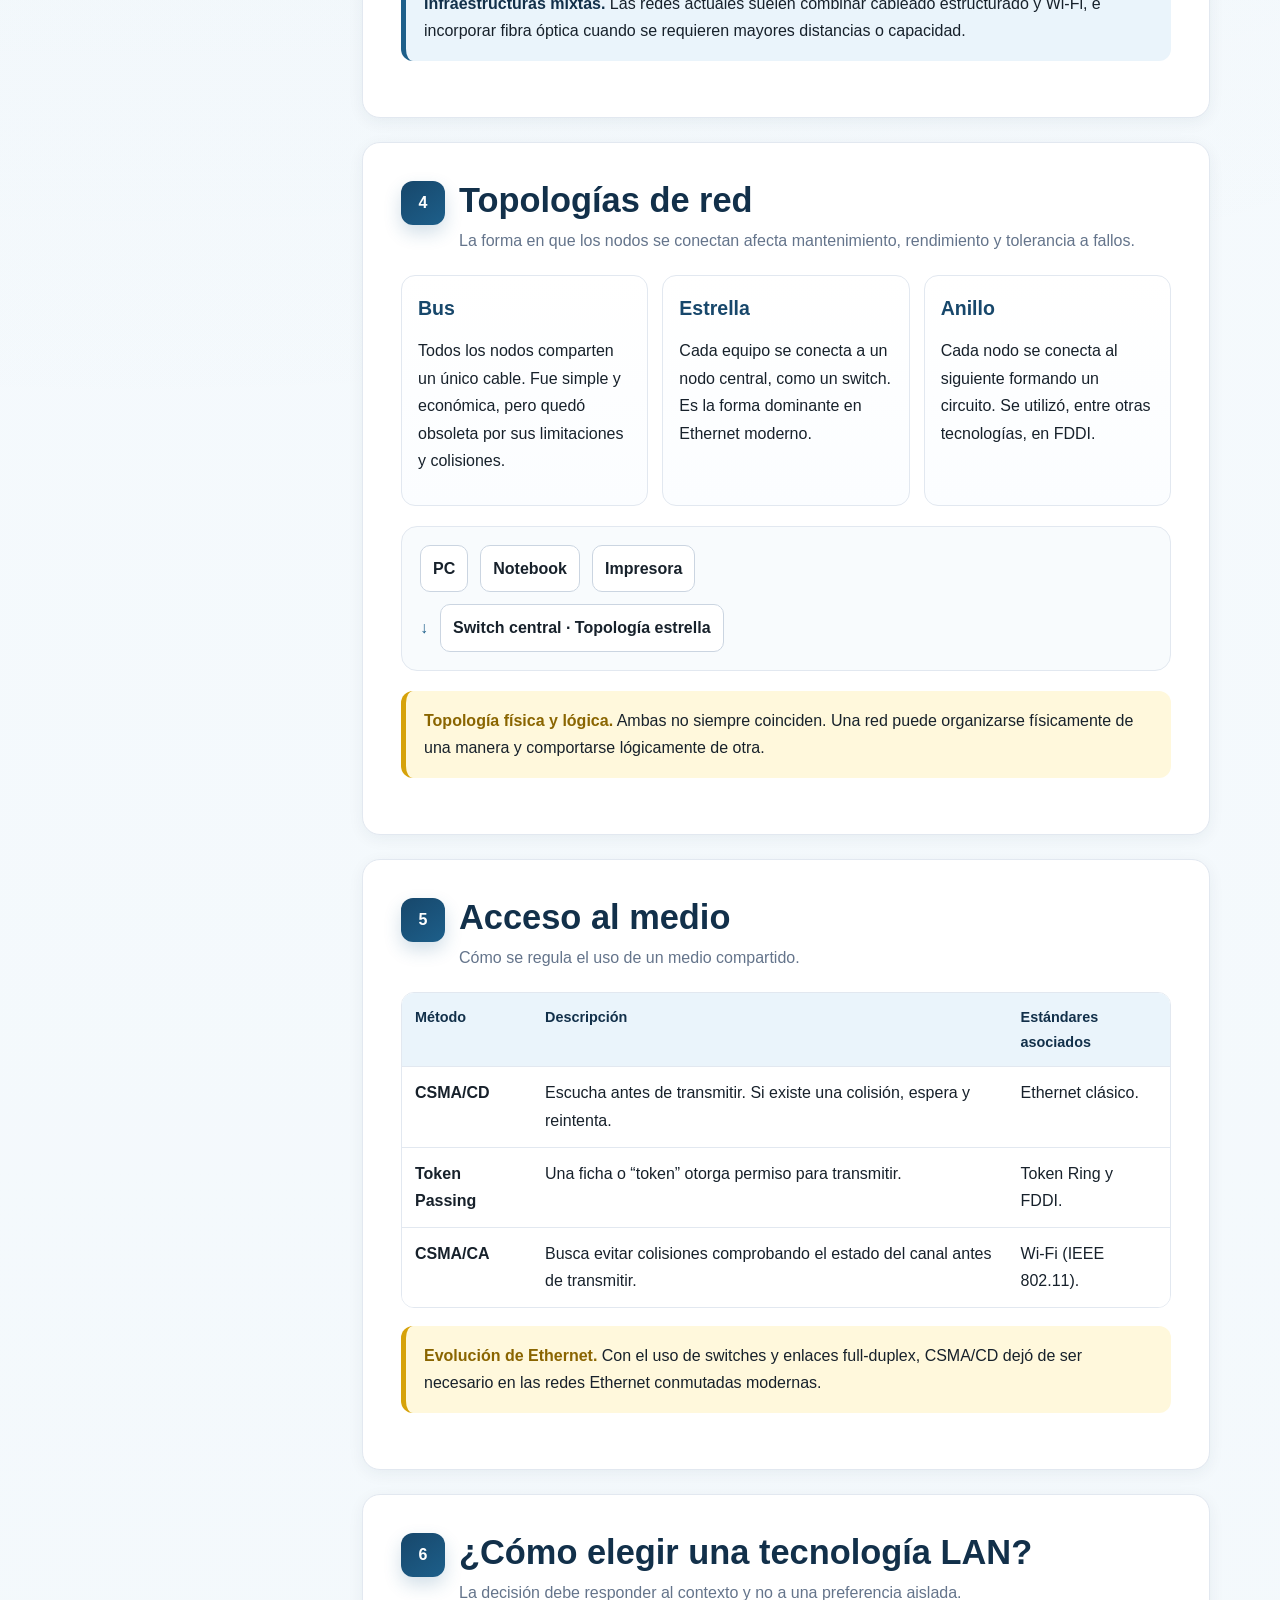
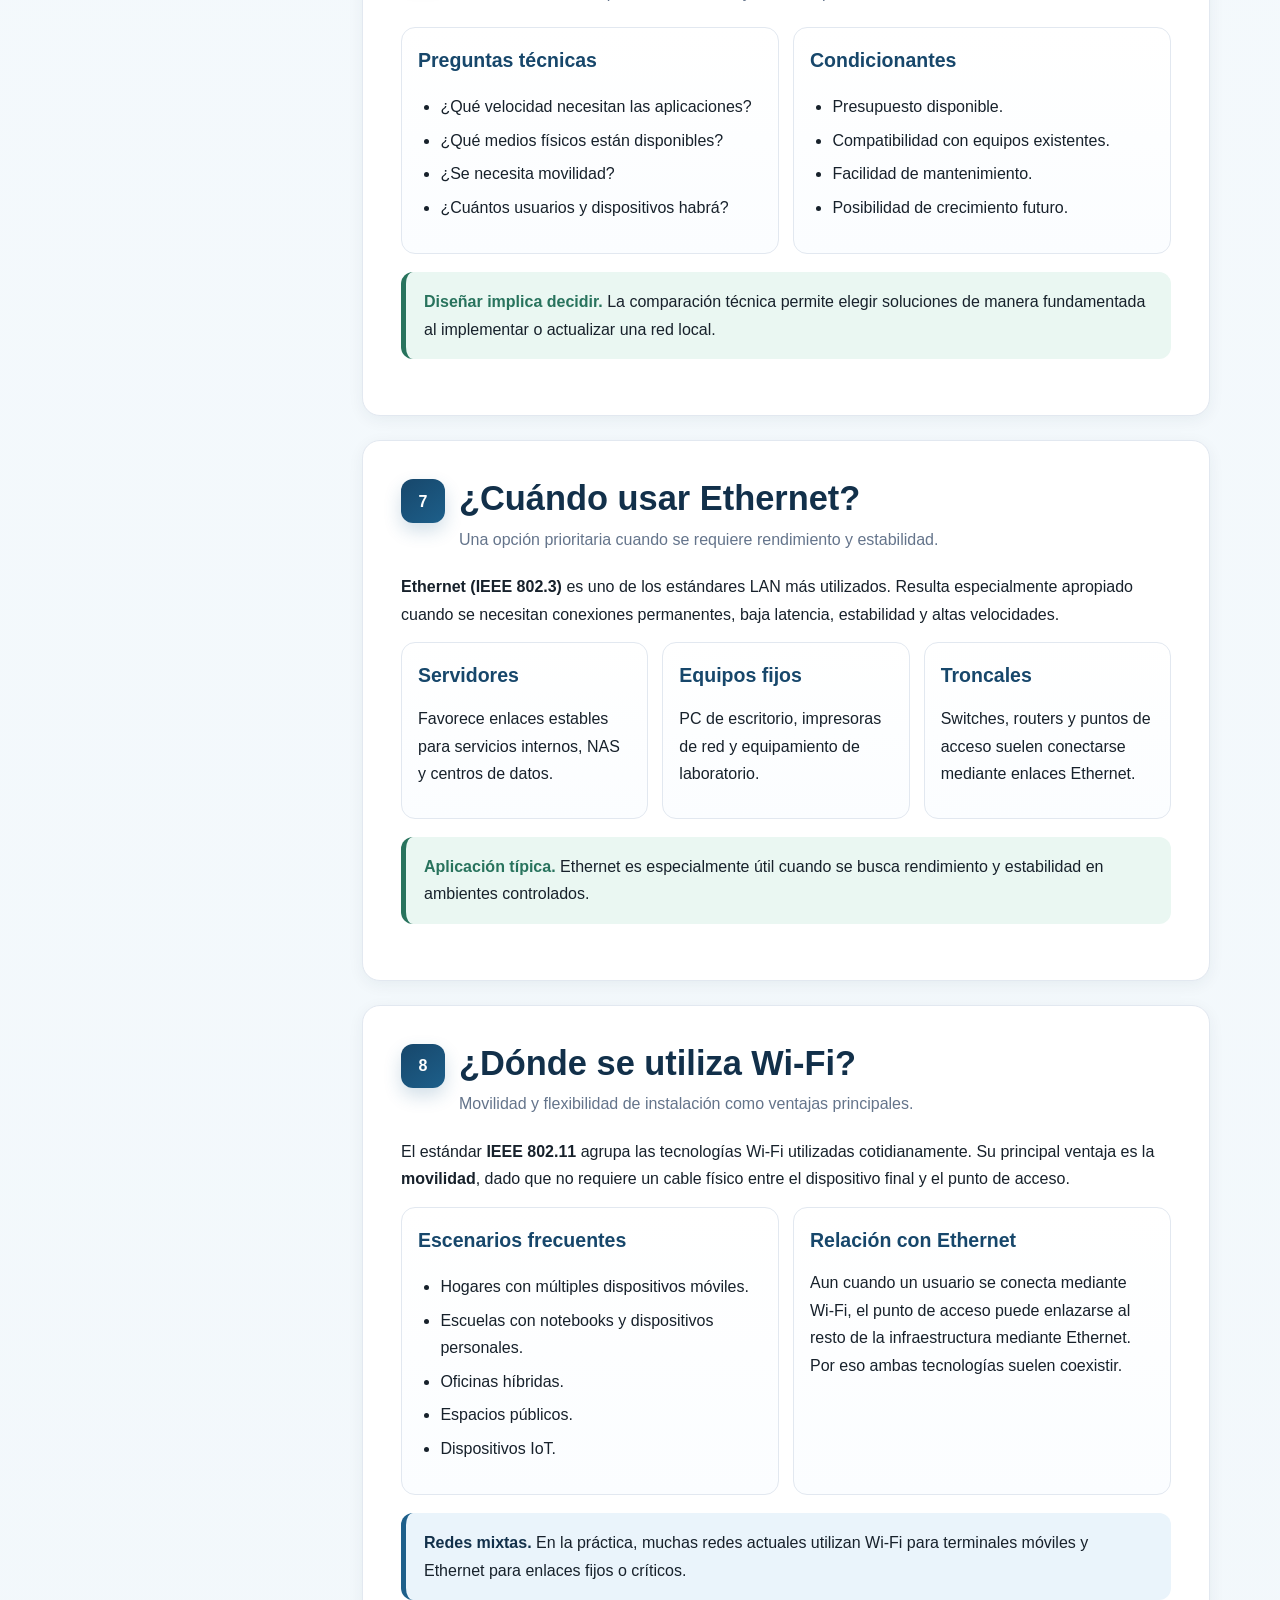
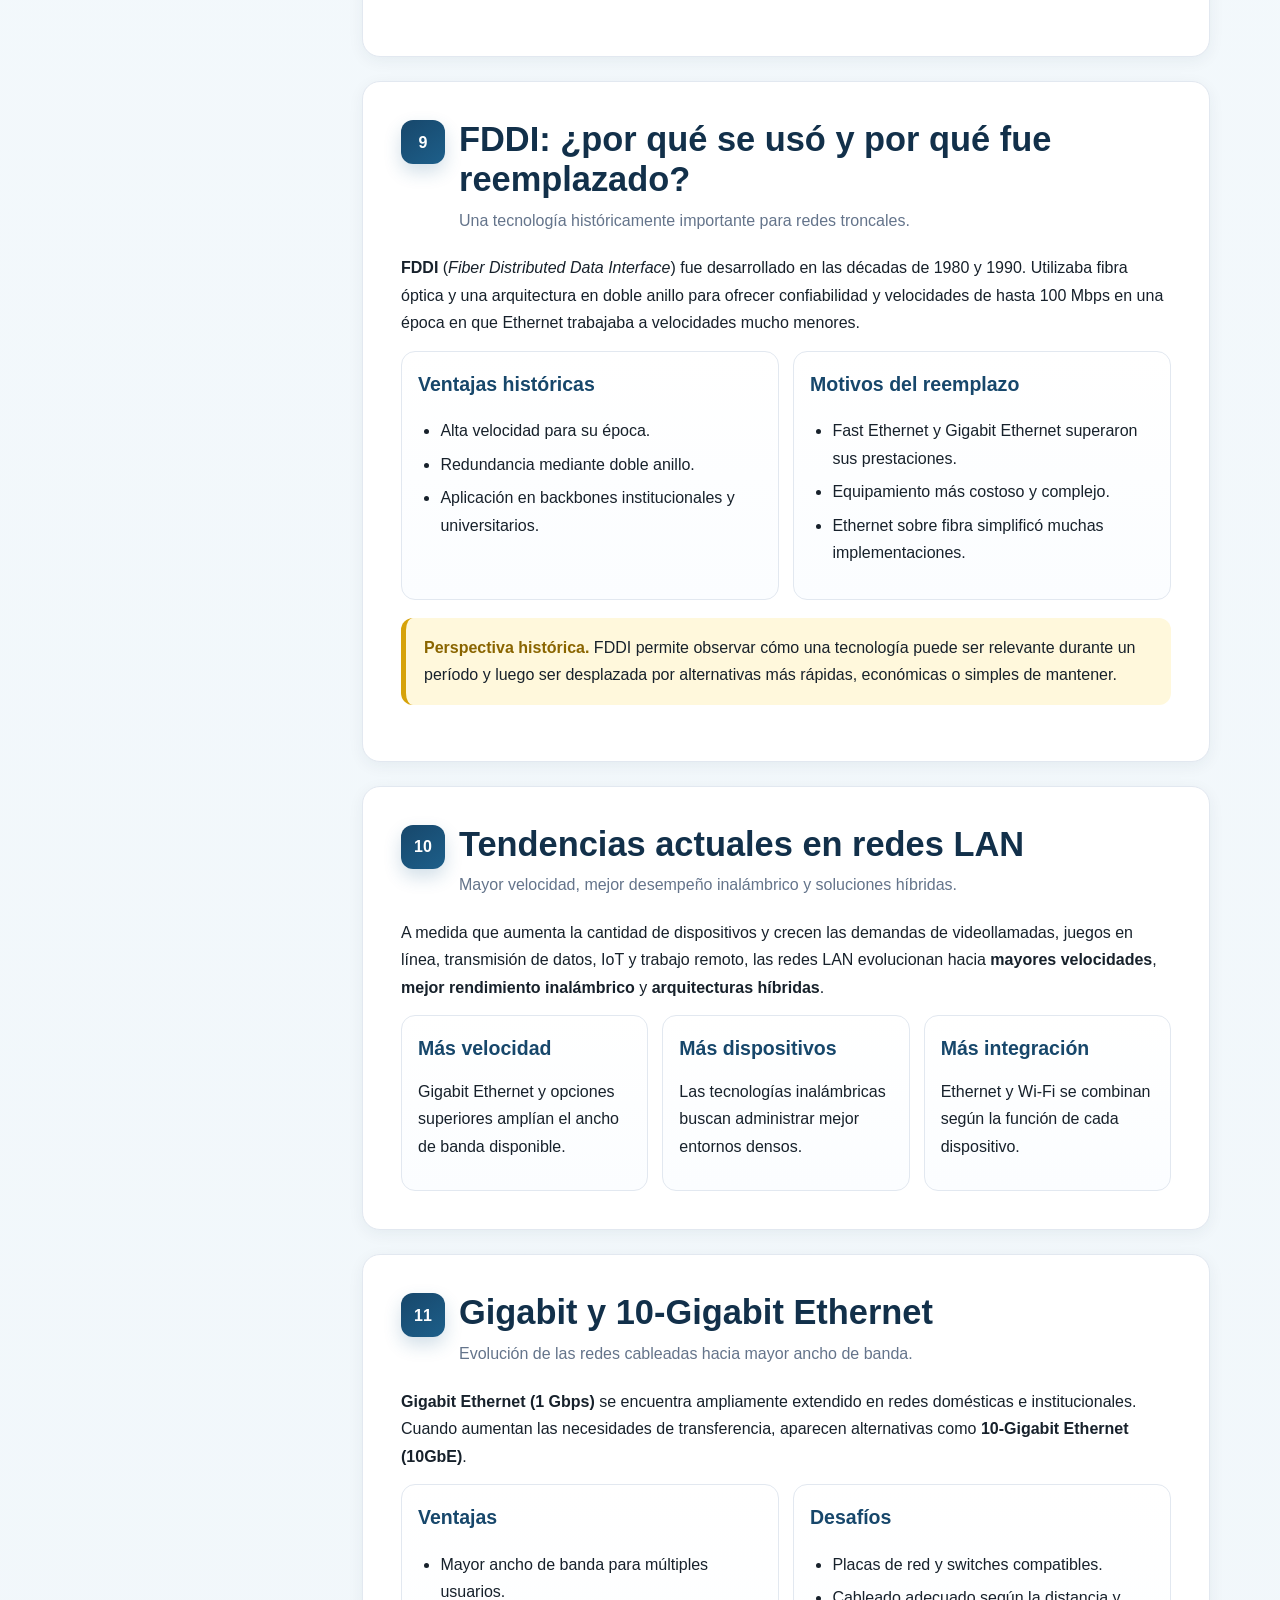
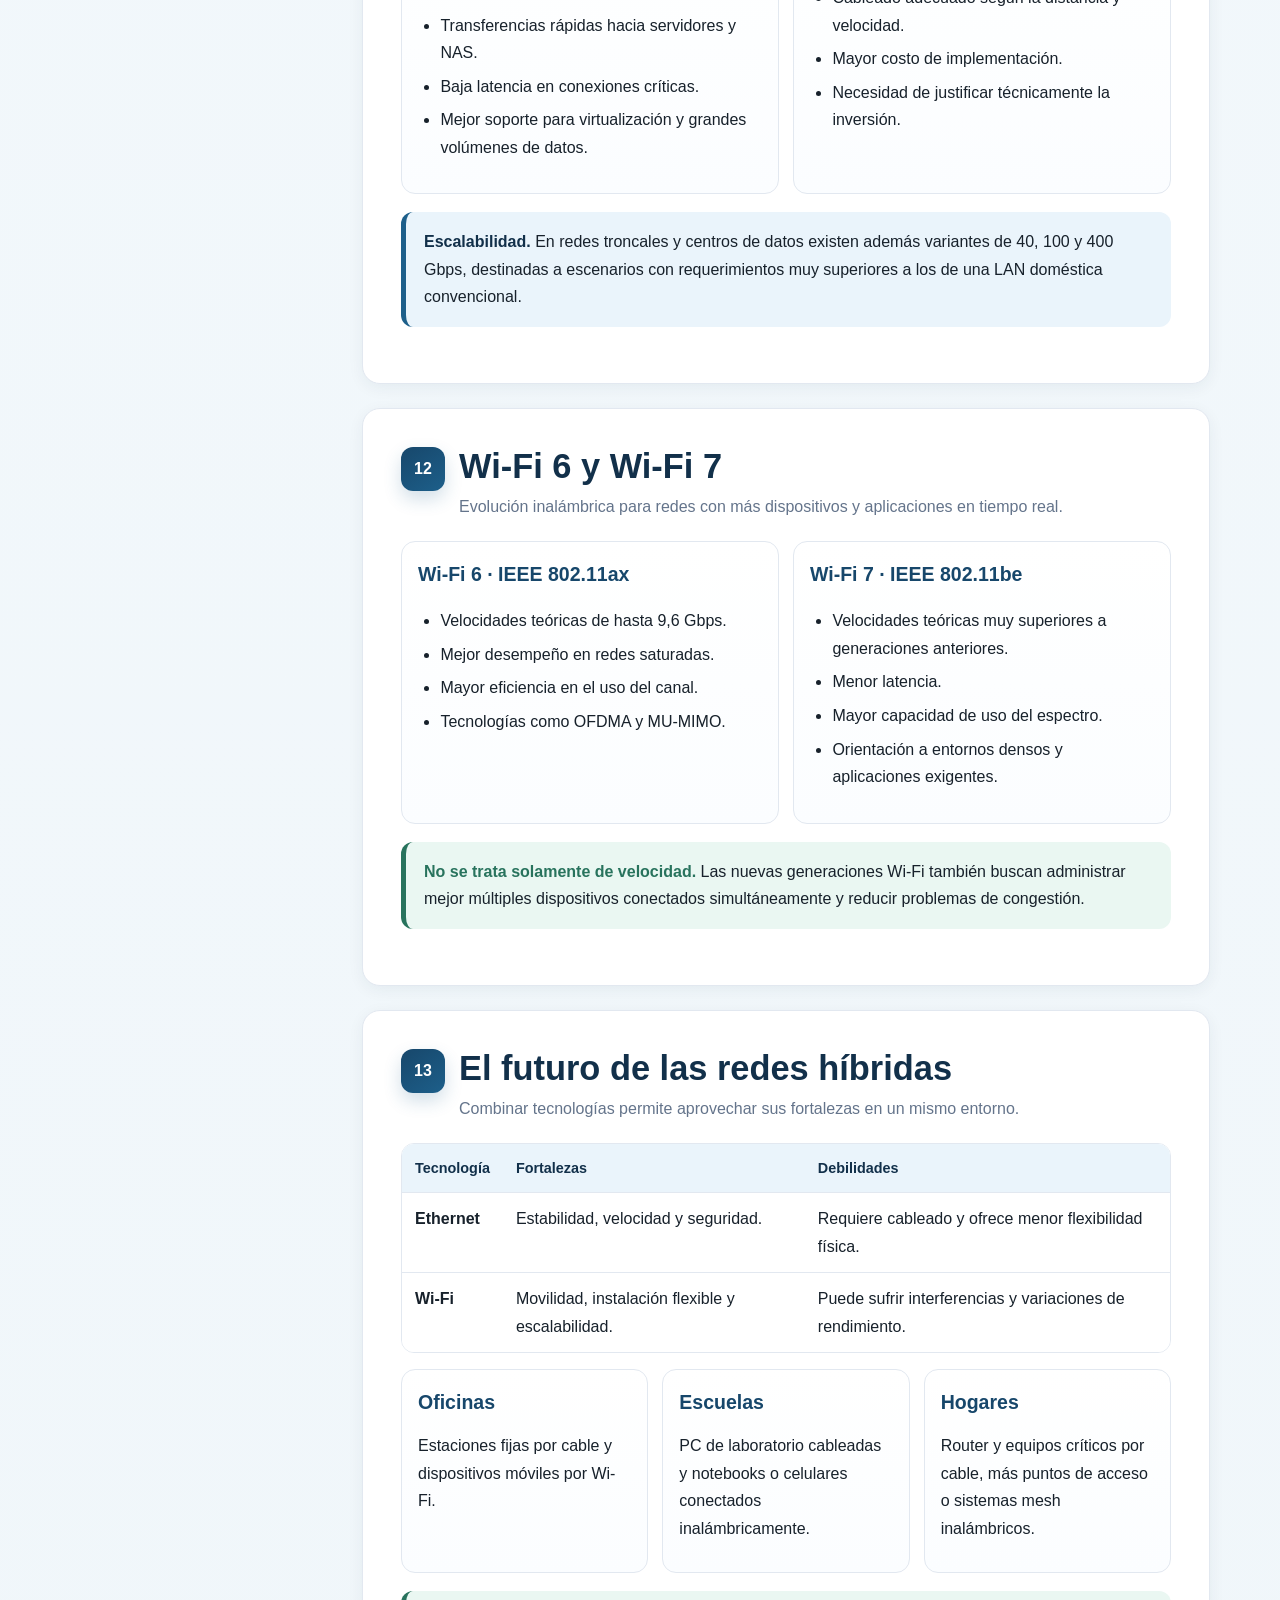
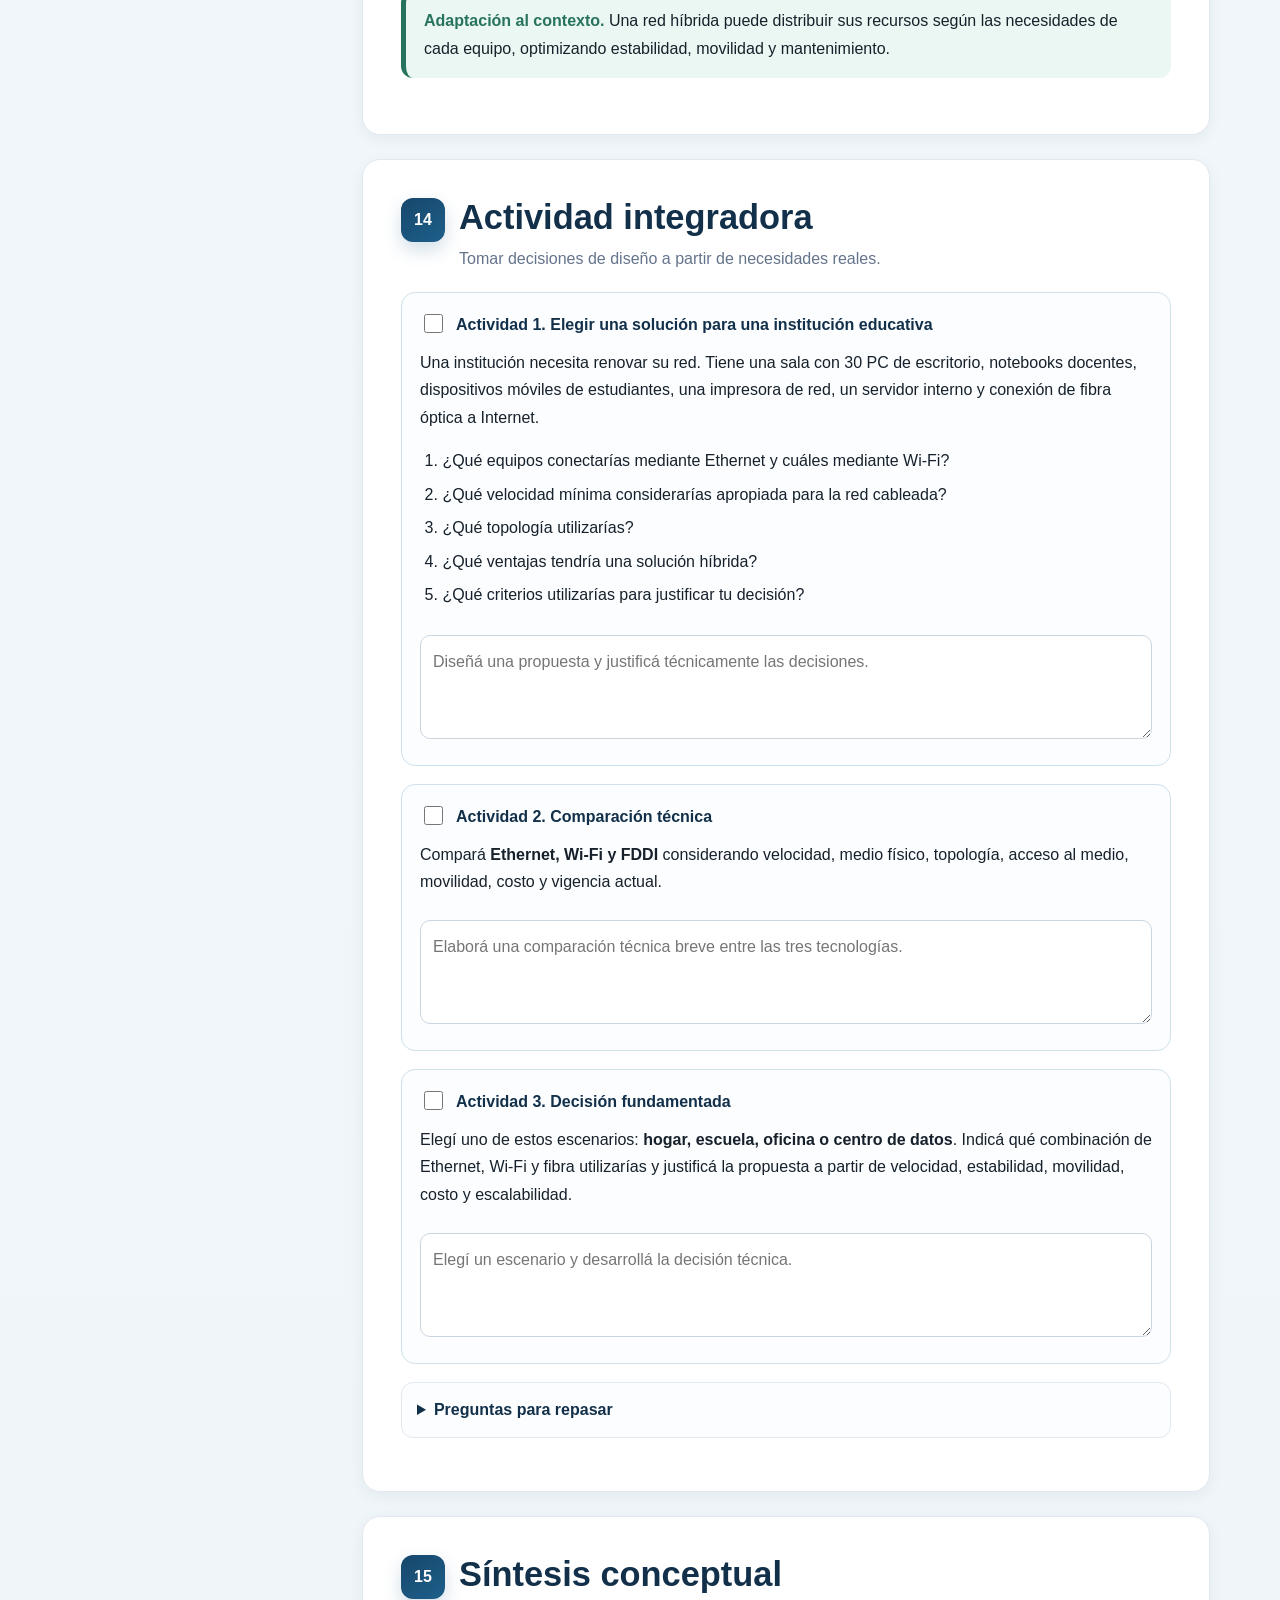
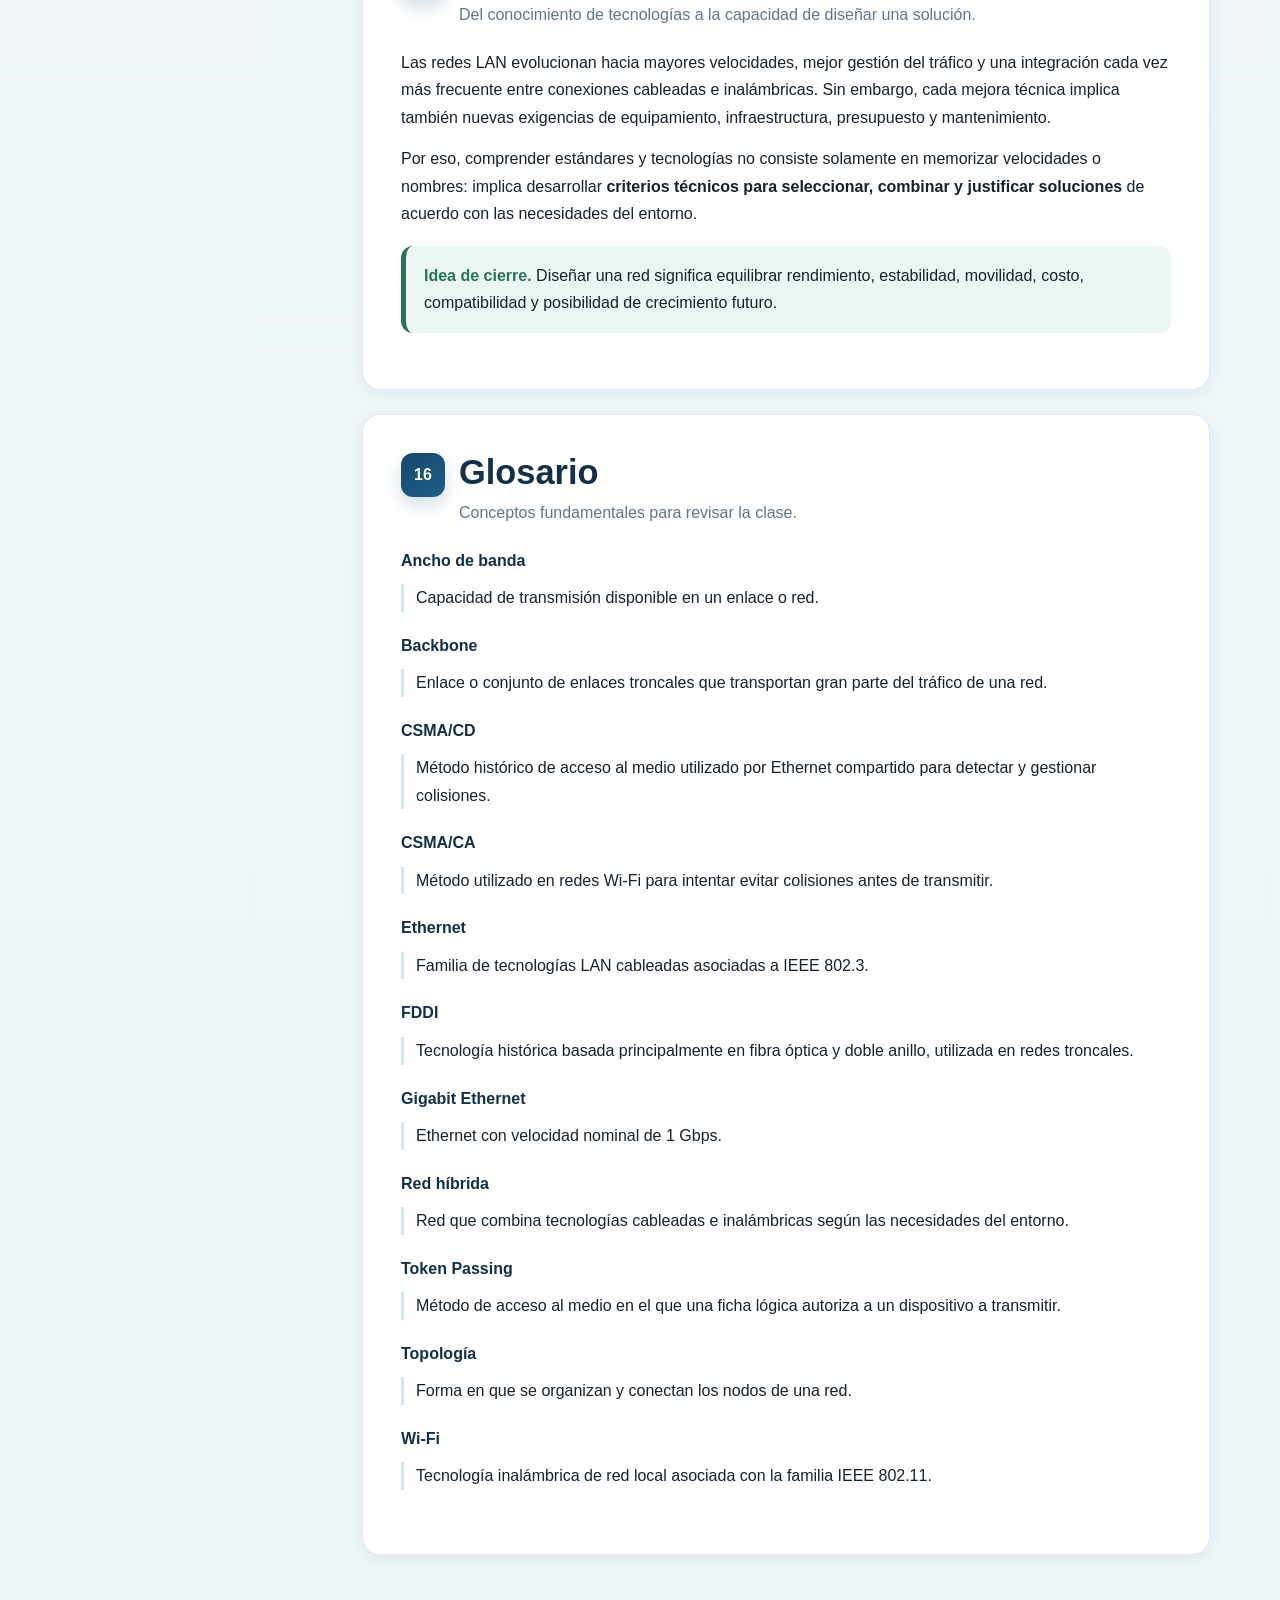
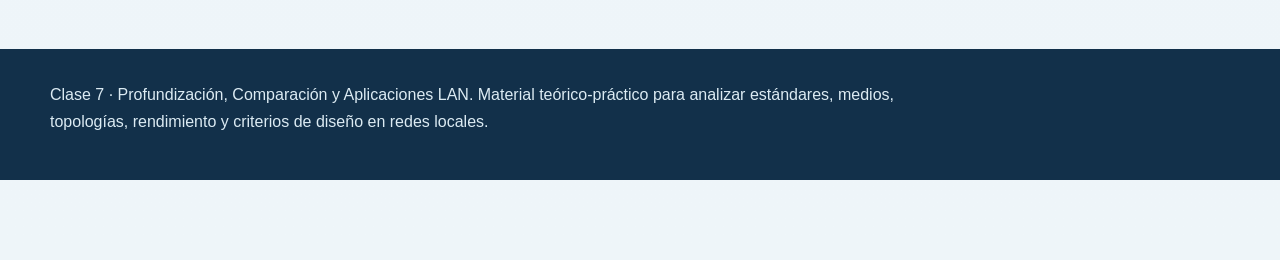
<file: clases/clase7.html>
<!DOCTYPE html>
<html lang="es">
<head>
  <meta charset="UTF-8">
  <meta name="viewport" content="width=device-width, initial-scale=1.0">
  <meta name="description" content="Clase 7: Profundización, comparación y aplicaciones de redes LAN. Velocidad, medios, topologías, acceso al medio, Ethernet, Wi-Fi, FDDI y tendencias actuales.">
  <title>Clase 7 - Profundización, Comparación y Aplicaciones LAN</title>

  <link rel="stylesheet" href="../style.css">
  <script src="../script.js" defer></script>
</head>

<body id="inicio" data-page="clase7">
  <a class="skip-link" href="#contenido">Ir al contenido principal</a>

  <nav class="site-nav" aria-label="Navegación general"><a class="volver" href="../index.html">Volver al índice</a></nav>
  <header class="hero">
    <div class="hero-inner">
      <p class="eyebrow">Redes de computadoras · Clase 7</p>
      <h1>Profundización, Comparación y Aplicaciones LAN</h1>
      <p>
        Análisis comparativo de estándares, medios, velocidades, topologías y métodos de acceso,
        con aplicación a escenarios reales y tendencias de evolución en redes cableadas, inalámbricas e híbridas.
      </p>
      <div class="hero-tags" aria-label="Temas principales">
        <span class="hero-tag">Ethernet</span>
        <span class="hero-tag">Wi-Fi</span>
        <span class="hero-tag">FDDI</span>
        <span class="hero-tag">Topologías</span>
        <span class="hero-tag">CSMA/CD</span>
        <span class="hero-tag">CSMA/CA</span>
        <span class="hero-tag">Fibra óptica</span>
        <span class="hero-tag">Redes híbridas</span>
      </div>
    </div>
  </header>

  <div class="toolbar-wrap">
    <div class="toolbar">
      <label class="search-box" aria-label="Buscar en el material">
        <span aria-hidden="true">Buscar</span>
        <input id="searchInput" type="search" placeholder="Ejemplo: Ethernet, topología, Wi-Fi 6, CSMA">
      </label>
      <button class="btn btn-primary" id="exportBtn" type="button">Exportar respuestas</button>
      <button class="btn" id="printBtn" type="button">Imprimir</button>
    </div>
  </div>

  <div class="layout">
    <aside class="sidebar" aria-label="Índice del material">
      <h2>Recorrido de contenidos</h2>
      <nav>
        <a href="#presentacion">Presentación</a>
        <a href="#criterios">1. Criterios de comparación</a>
        <a href="#velocidad">2. Velocidad de transmisión</a>
        <a href="#medios">3. Medio físico</a>
        <a href="#topologias">4. Topologías</a>
        <a href="#acceso">5. Acceso al medio</a>
        <a href="#eleccion">6. Cómo elegir una tecnología</a>
        <a href="#ethernet">7. Aplicaciones de Ethernet</a>
        <a href="#wifi">8. Aplicaciones de Wi-Fi</a>
        <a href="#fddi">9. FDDI: auge y reemplazo</a>
        <a href="#tendencias">10. Tendencias actuales</a>
        <a href="#altavelocidad">11. Gigabit y 10-Gigabit</a>
        <a href="#wifi67">12. Wi-Fi 6 y Wi-Fi 7</a>
        <a href="#hibridas">13. Redes híbridas</a>
        <a href="#actividad">14. Actividad integradora</a>
        <a href="#sintesis">15. Síntesis conceptual</a>
        <a href="#glosario">16. Glosario</a>
      </nav>

      <div class="progress-card">
        <strong>Progreso de actividades</strong>
        <div class="progress-track">
          <progress class="progress-fill" id="progressFill" max="100" value="0" aria-labelledby="progressLabel"></progress>
        </div>
        <div class="progress-label" id="progressLabel" aria-live="polite">0 de 0 actividades completadas</div>
        <button class="btn reset-progress" id="resetBtn" type="button">Reiniciar progreso</button>
      </div>
    </aside>

    <main id="contenido" tabindex="-1">
      <div class="no-results" id="noResults" role="status" hidden>
        No se encontraron módulos que coincidan con la búsqueda.
      </div>

      <section class="module" id="presentacion" data-search="presentación comparación aplicaciones lan necesidades velocidad estabilidad movilidad costo escalabilidad">
        <div class="module-header">
          <div class="module-number">0</div>
          <div>
            <h2>Presentación de la clase</h2>
            <p class="module-subtitle">De describir tecnologías a tomar decisiones fundamentadas.</p>
          </div>
        </div>

        <p>
          En esta clase se propone avanzar desde una comprensión básica de las redes LAN hacia un nivel de análisis
          <strong>comparativo y aplicado</strong>. El objetivo ya no es solamente describir tecnologías, sino comprender
          <strong>cómo y por qué se elige una determinada solución de red según el contexto</strong>.
        </p>

        <p>
          De este modo, la red deja de pensarse únicamente como un conjunto de dispositivos y pasa a entenderse como una
          <strong>infraestructura tecnológica que responde a necesidades concretas</strong>: velocidad, estabilidad,
          movilidad, costo y escalabilidad.
        </p>

        <div class="callout success">
          <strong>Idea central.</strong>
          No existe una única tecnología “mejor” para todos los escenarios. La elección depende de los requerimientos
          concretos de cada red y de los recursos disponibles.
        </div>
      </section>

      <section class="module" id="criterios" data-search="criterios comparación velocidad medio físico topología acceso al medio">
        <div class="module-header">
          <div class="module-number">1</div>
          <div>
            <h2>Criterios para comparar redes LAN</h2>
            <p class="module-subtitle">Cuatro dimensiones permiten analizar técnicamente una solución de red.</p>
          </div>
        </div>

        <div class="objectives">
          <article class="mini-card">
            <h3>Velocidad</h3>
            <p>Cuántos datos pueden transmitirse por segundo.</p>
          </article>

          <article class="mini-card">
            <h3>Medio físico</h3>
            <p>Por dónde viaja la señal: cobre, fibra óptica o aire.</p>
          </article>

          <article class="mini-card">
            <h3>Topología</h3>
            <p>Cómo se organizan y conectan los nodos de la red.</p>
          </article>

          <article class="mini-card">
            <h3>Acceso al medio</h3>
            <p>Cómo se regula el uso compartido del canal de transmisión.</p>
          </article>
        </div>

        <div class="callout">
          <strong>Comparar antes de elegir.</strong>
          Estos criterios permiten pasar de una descripción general de una tecnología a una decisión técnica fundamentada.
        </div>
      </section>

      <section class="module" id="velocidad" data-search="velocidad 10base-t fast ethernet gigabit 10g fddi wifi mbps gbps">
        <div class="module-header">
          <div class="module-number">2</div>
          <div>
            <h2>Velocidad de transmisión</h2>
            <p class="module-subtitle">La cantidad de datos que pueden circular por segundo.</p>
          </div>
        </div>

        <p>
          La <strong>velocidad</strong> es uno de los parámetros centrales al evaluar una red LAN. Se mide habitualmente
          en <strong>Mbps</strong> (megabits por segundo) o <strong>Gbps</strong> (gigabits por segundo).
        </p>

        <div class="table-wrap">
          <div class="table-scroll" role="region" aria-label="Tabla de datos" tabindex="0">
<table>
            <thead>
              <tr>
                <th>Estándar</th>
                <th>Velocidad típica</th>
                <th>Observaciones</th>
              </tr>
            </thead>
            <tbody>
              <tr><td>Ethernet 10BASE-T (IEEE 802.3)</td><td>10 Mbps</td><td>Primera versión comercialmente extendida.</td></tr>
              <tr><td>Fast Ethernet (100BASE-T)</td><td>100 Mbps</td><td>Multiplica por diez la velocidad anterior.</td></tr>
              <tr><td>Gigabit Ethernet (1000BASE-T)</td><td>1 Gbps</td><td>Apta para redes domésticas y profesionales.</td></tr>
              <tr><td>10G Ethernet</td><td>10 Gbps</td><td>Utilizada en centros de datos o redes troncales.</td></tr>
              <tr><td>FDDI</td><td>100 Mbps</td><td>Alta velocidad para su época y basada en fibra.</td></tr>
              <tr><td>Wi-Fi (802.11 a/b/g/n/ac/ax)</td><td>11 Mbps – 9,6 Gbps</td><td>Varía según versión, canal y condiciones.</td></tr>
            </tbody>
          </table>
</div>
        </div>

        <div class="callout success">
          <strong>Redes modernas.</strong>
          Es frecuente combinar Wi-Fi para movilidad con Ethernet para velocidad, estabilidad y enlaces fijos.
        </div>
      </section>

      <section class="module" id="medios" data-search="medio físico coaxial utp stp fibra aire inalámbrico radio">
        <div class="module-header">
          <div class="module-number">3</div>
          <div>
            <h2>Medio físico</h2>
            <p class="module-subtitle">El soporte por donde se transmite la señal condiciona alcance, velocidad y costo.</p>
          </div>
        </div>

        <div class="table-wrap">
          <div class="table-scroll" role="region" aria-label="Tabla de datos" tabindex="0">
<table>
            <thead>
              <tr>
                <th>Medio</th>
                <th>Características técnicas</th>
                <th>Usos frecuentes</th>
              </tr>
            </thead>
            <tbody>
              <tr><td><strong>Cable coaxial</strong></td><td>Utilizado en los primeros Ethernet. Poco flexible.</td><td>Redes antiguas, cámaras CCTV.</td></tr>
              <tr><td><strong>Par trenzado (UTP/STP)</strong></td><td>Barato, fácil de instalar y capaz de trabajar a altas velocidades.</td><td>Oficinas, escuelas y hogares.</td></tr>
              <tr><td><strong>Fibra óptica</strong></td><td>Alta velocidad y gran distancia.</td><td>Backbones, data centers y enlaces troncales.</td></tr>
              <tr><td><strong>Aire</strong></td><td>Transmisión mediante ondas de radio. Favorece la movilidad, pero puede sufrir interferencias.</td><td>Wi-Fi, dispositivos móviles y notebooks.</td></tr>
            </tbody>
          </table>
</div>
        </div>

        <div class="callout">
          <strong>Infraestructuras mixtas.</strong>
          Las redes actuales suelen combinar cableado estructurado y Wi-Fi, e incorporar fibra óptica cuando se requieren
          mayores distancias o capacidad.
        </div>
      </section>

      <section class="module" id="topologias" data-search="topología bus estrella anillo switch hub fddi física lógica">
        <div class="module-header">
          <div class="module-number">4</div>
          <div>
            <h2>Topologías de red</h2>
            <p class="module-subtitle">La forma en que los nodos se conectan afecta mantenimiento, rendimiento y tolerancia a fallos.</p>
          </div>
        </div>

        <div class="three-col">
          <article class="mini-card">
            <h3>Bus</h3>
            <p>Todos los nodos comparten un único cable. Fue simple y económica, pero quedó obsoleta por sus limitaciones y colisiones.</p>
          </article>
          <article class="mini-card">
            <h3>Estrella</h3>
            <p>Cada equipo se conecta a un nodo central, como un switch. Es la forma dominante en Ethernet moderno.</p>
          </article>
          <article class="mini-card">
            <h3>Anillo</h3>
            <p>Cada nodo se conecta al siguiente formando un circuito. Se utilizó, entre otras tecnologías, en FDDI.</p>
          </article>
        </div>

        <div class="network-diagram">
          <div class="network-line">
            <span class="network-node">PC</span>
            <span class="network-node">Notebook</span>
            <span class="network-node">Impresora</span>
          </div>
          <div class="network-line">
            <span class="arrow">↓</span>
            <span class="network-node">Switch central · Topología estrella</span>
          </div>
        </div>

        <div class="callout warning">
          <strong>Topología física y lógica.</strong>
          Ambas no siempre coinciden. Una red puede organizarse físicamente de una manera y comportarse lógicamente de otra.
        </div>
      </section>

      <section class="module" id="acceso" data-search="acceso medio csma cd collision detection token passing csma ca wifi">
        <div class="module-header">
          <div class="module-number">5</div>
          <div>
            <h2>Acceso al medio</h2>
            <p class="module-subtitle">Cómo se regula el uso de un medio compartido.</p>
          </div>
        </div>

        <div class="table-wrap">
          <div class="table-scroll" role="region" aria-label="Tabla de datos" tabindex="0">
<table>
            <thead>
              <tr>
                <th>Método</th>
                <th>Descripción</th>
                <th>Estándares asociados</th>
              </tr>
            </thead>
            <tbody>
              <tr>
                <td><strong>CSMA/CD</strong></td>
                <td>Escucha antes de transmitir. Si existe una colisión, espera y reintenta.</td>
                <td>Ethernet clásico.</td>
              </tr>
              <tr>
                <td><strong>Token Passing</strong></td>
                <td>Una ficha o “token” otorga permiso para transmitir.</td>
                <td>Token Ring y FDDI.</td>
              </tr>
              <tr>
                <td><strong>CSMA/CA</strong></td>
                <td>Busca evitar colisiones comprobando el estado del canal antes de transmitir.</td>
                <td>Wi-Fi (IEEE 802.11).</td>
              </tr>
            </tbody>
          </table>
</div>
        </div>

        <div class="callout warning">
          <strong>Evolución de Ethernet.</strong>
          Con el uso de switches y enlaces full-duplex, CSMA/CD dejó de ser necesario en las redes Ethernet conmutadas modernas.
        </div>
      </section>

      <section class="module" id="eleccion" data-search="elección estándar necesidades velocidad medio escenario compatibilidad presupuesto movilidad">
        <div class="module-header">
          <div class="module-number">6</div>
          <div>
            <h2>¿Cómo elegir una tecnología LAN?</h2>
            <p class="module-subtitle">La decisión debe responder al contexto y no a una preferencia aislada.</p>
          </div>
        </div>

        <div class="two-col">
          <article class="mini-card">
            <h3>Preguntas técnicas</h3>
            <ul>
              <li>¿Qué velocidad necesitan las aplicaciones?</li>
              <li>¿Qué medios físicos están disponibles?</li>
              <li>¿Se necesita movilidad?</li>
              <li>¿Cuántos usuarios y dispositivos habrá?</li>
            </ul>
          </article>

          <article class="mini-card">
            <h3>Condicionantes</h3>
            <ul>
              <li>Presupuesto disponible.</li>
              <li>Compatibilidad con equipos existentes.</li>
              <li>Facilidad de mantenimiento.</li>
              <li>Posibilidad de crecimiento futuro.</li>
            </ul>
          </article>
        </div>

        <div class="callout success">
          <strong>Diseñar implica decidir.</strong>
          La comparación técnica permite elegir soluciones de manera fundamentada al implementar o actualizar una red local.
        </div>
      </section>

      <section class="module" id="ethernet" data-search="aplicaciones ethernet estabilidad latencia seguridad servidores cámaras nas escuela empresa">
        <div class="module-header">
          <div class="module-number">7</div>
          <div>
            <h2>¿Cuándo usar Ethernet?</h2>
            <p class="module-subtitle">Una opción prioritaria cuando se requiere rendimiento y estabilidad.</p>
          </div>
        </div>

        <p>
          <strong>Ethernet (IEEE 802.3)</strong> es uno de los estándares LAN más utilizados. Resulta especialmente apropiado
          cuando se necesitan conexiones permanentes, baja latencia, estabilidad y altas velocidades.
        </p>

        <div class="three-col">
          <article class="mini-card">
            <h3>Servidores</h3>
            <p>Favorece enlaces estables para servicios internos, NAS y centros de datos.</p>
          </article>
          <article class="mini-card">
            <h3>Equipos fijos</h3>
            <p>PC de escritorio, impresoras de red y equipamiento de laboratorio.</p>
          </article>
          <article class="mini-card">
            <h3>Troncales</h3>
            <p>Switches, routers y puntos de acceso suelen conectarse mediante enlaces Ethernet.</p>
          </article>
        </div>

        <div class="callout success">
          <strong>Aplicación típica.</strong>
          Ethernet es especialmente útil cuando se busca rendimiento y estabilidad en ambientes controlados.
        </div>
      </section>

      <section class="module" id="wifi" data-search="wifi 802.11 movilidad flexibilidad hogar escuela byod oficinas espacios públicos iot">
        <div class="module-header">
          <div class="module-number">8</div>
          <div>
            <h2>¿Dónde se utiliza Wi-Fi?</h2>
            <p class="module-subtitle">Movilidad y flexibilidad de instalación como ventajas principales.</p>
          </div>
        </div>

        <p>
          El estándar <strong>IEEE 802.11</strong> agrupa las tecnologías Wi-Fi utilizadas cotidianamente.
          Su principal ventaja es la <strong>movilidad</strong>, dado que no requiere un cable físico entre el dispositivo
          final y el punto de acceso.
        </p>

        <div class="two-col">
          <article class="mini-card">
            <h3>Escenarios frecuentes</h3>
            <ul>
              <li>Hogares con múltiples dispositivos móviles.</li>
              <li>Escuelas con notebooks y dispositivos personales.</li>
              <li>Oficinas híbridas.</li>
              <li>Espacios públicos.</li>
              <li>Dispositivos IoT.</li>
            </ul>
          </article>

          <article class="mini-card">
            <h3>Relación con Ethernet</h3>
            <p>
              Aun cuando un usuario se conecta mediante Wi-Fi, el punto de acceso puede enlazarse al resto de la infraestructura
              mediante Ethernet. Por eso ambas tecnologías suelen coexistir.
            </p>
          </article>
        </div>

        <div class="callout">
          <strong>Redes mixtas.</strong>
          En la práctica, muchas redes actuales utilizan Wi-Fi para terminales móviles y Ethernet para enlaces fijos o críticos.
        </div>
      </section>

      <section class="module" id="fddi" data-search="fddi historia fibra doble anillo 100 mbps backbone reemplazo ethernet">
        <div class="module-header">
          <div class="module-number">9</div>
          <div>
            <h2>FDDI: ¿por qué se usó y por qué fue reemplazado?</h2>
            <p class="module-subtitle">Una tecnología históricamente importante para redes troncales.</p>
          </div>
        </div>

        <p>
          <strong>FDDI</strong> (<em>Fiber Distributed Data Interface</em>) fue desarrollado en las décadas de 1980 y 1990.
          Utilizaba fibra óptica y una arquitectura en doble anillo para ofrecer confiabilidad y velocidades de hasta 100 Mbps
          en una época en que Ethernet trabajaba a velocidades mucho menores.
        </p>

        <div class="two-col">
          <article class="mini-card">
            <h3>Ventajas históricas</h3>
            <ul>
              <li>Alta velocidad para su época.</li>
              <li>Redundancia mediante doble anillo.</li>
              <li>Aplicación en backbones institucionales y universitarios.</li>
            </ul>
          </article>
          <article class="mini-card">
            <h3>Motivos del reemplazo</h3>
            <ul>
              <li>Fast Ethernet y Gigabit Ethernet superaron sus prestaciones.</li>
              <li>Equipamiento más costoso y complejo.</li>
              <li>Ethernet sobre fibra simplificó muchas implementaciones.</li>
            </ul>
          </article>
        </div>

        <div class="callout warning">
          <strong>Perspectiva histórica.</strong>
          FDDI permite observar cómo una tecnología puede ser relevante durante un período y luego ser desplazada
          por alternativas más rápidas, económicas o simples de mantener.
        </div>
      </section>

      <section class="module" id="tendencias" data-search="tendencias actuales redes lan dispositivos videollamadas gaming iot trabajo remoto híbridas">
        <div class="module-header">
          <div class="module-number">10</div>
          <div>
            <h2>Tendencias actuales en redes LAN</h2>
            <p class="module-subtitle">Mayor velocidad, mejor desempeño inalámbrico y soluciones híbridas.</p>
          </div>
        </div>

        <p>
          A medida que aumenta la cantidad de dispositivos y crecen las demandas de videollamadas, juegos en línea,
          transmisión de datos, IoT y trabajo remoto, las redes LAN evolucionan hacia <strong>mayores velocidades</strong>,
          <strong>mejor rendimiento inalámbrico</strong> y <strong>arquitecturas híbridas</strong>.
        </p>

        <div class="three-col">
          <article class="mini-card">
            <h3>Más velocidad</h3>
            <p>Gigabit Ethernet y opciones superiores amplían el ancho de banda disponible.</p>
          </article>
          <article class="mini-card">
            <h3>Más dispositivos</h3>
            <p>Las tecnologías inalámbricas buscan administrar mejor entornos densos.</p>
          </article>
          <article class="mini-card">
            <h3>Más integración</h3>
            <p>Ethernet y Wi-Fi se combinan según la función de cada dispositivo.</p>
          </article>
        </div>
      </section>

      <section class="module" id="altavelocidad" data-search="gigabit ethernet 1 gbps 10gbe 40gbe 100gbe 400gbe cat 6a nas virtualización">
        <div class="module-header">
          <div class="module-number">11</div>
          <div>
            <h2>Gigabit y 10-Gigabit Ethernet</h2>
            <p class="module-subtitle">Evolución de las redes cableadas hacia mayor ancho de banda.</p>
          </div>
        </div>

        <p>
          <strong>Gigabit Ethernet (1 Gbps)</strong> se encuentra ampliamente extendido en redes domésticas e institucionales.
          Cuando aumentan las necesidades de transferencia, aparecen alternativas como <strong>10-Gigabit Ethernet (10GbE)</strong>.
        </p>

        <div class="two-col">
          <article class="mini-card">
            <h3>Ventajas</h3>
            <ul>
              <li>Mayor ancho de banda para múltiples usuarios.</li>
              <li>Transferencias rápidas hacia servidores y NAS.</li>
              <li>Baja latencia en conexiones críticas.</li>
              <li>Mejor soporte para virtualización y grandes volúmenes de datos.</li>
            </ul>
          </article>

          <article class="mini-card">
            <h3>Desafíos</h3>
            <ul>
              <li>Placas de red y switches compatibles.</li>
              <li>Cableado adecuado según la distancia y velocidad.</li>
              <li>Mayor costo de implementación.</li>
              <li>Necesidad de justificar técnicamente la inversión.</li>
            </ul>
          </article>
        </div>

        <div class="callout">
          <strong>Escalabilidad.</strong>
          En redes troncales y centros de datos existen además variantes de 40, 100 y 400 Gbps, destinadas a escenarios
          con requerimientos muy superiores a los de una LAN doméstica convencional.
        </div>
      </section>

      <section class="module" id="wifi67" data-search="wifi 6 802.11ax wifi 7 802.11be ofdma mu-mimo latencia densidad">
        <div class="module-header">
          <div class="module-number">12</div>
          <div>
            <h2>Wi-Fi 6 y Wi-Fi 7</h2>
            <p class="module-subtitle">Evolución inalámbrica para redes con más dispositivos y aplicaciones en tiempo real.</p>
          </div>
        </div>

        <div class="two-col">
          <article class="mini-card">
            <h3>Wi-Fi 6 · IEEE 802.11ax</h3>
            <ul>
              <li>Velocidades teóricas de hasta 9,6 Gbps.</li>
              <li>Mejor desempeño en redes saturadas.</li>
              <li>Mayor eficiencia en el uso del canal.</li>
              <li>Tecnologías como OFDMA y MU-MIMO.</li>
            </ul>
          </article>

          <article class="mini-card">
            <h3>Wi-Fi 7 · IEEE 802.11be</h3>
            <ul>
              <li>Velocidades teóricas muy superiores a generaciones anteriores.</li>
              <li>Menor latencia.</li>
              <li>Mayor capacidad de uso del espectro.</li>
              <li>Orientación a entornos densos y aplicaciones exigentes.</li>
            </ul>
          </article>
        </div>

        <div class="callout success">
          <strong>No se trata solamente de velocidad.</strong>
          Las nuevas generaciones Wi-Fi también buscan administrar mejor múltiples dispositivos conectados
          simultáneamente y reducir problemas de congestión.
        </div>
      </section>

      <section class="module" id="hibridas" data-search="redes híbridas ethernet wifi fortalezas debilidades oficinas escuelas hogares mesh">
        <div class="module-header">
          <div class="module-number">13</div>
          <div>
            <h2>El futuro de las redes híbridas</h2>
            <p class="module-subtitle">Combinar tecnologías permite aprovechar sus fortalezas en un mismo entorno.</p>
          </div>
        </div>

        <div class="table-wrap">
          <div class="table-scroll" role="region" aria-label="Tabla de datos" tabindex="0">
<table>
            <thead>
              <tr>
                <th>Tecnología</th>
                <th>Fortalezas</th>
                <th>Debilidades</th>
              </tr>
            </thead>
            <tbody>
              <tr>
                <td><strong>Ethernet</strong></td>
                <td>Estabilidad, velocidad y seguridad.</td>
                <td>Requiere cableado y ofrece menor flexibilidad física.</td>
              </tr>
              <tr>
                <td><strong>Wi-Fi</strong></td>
                <td>Movilidad, instalación flexible y escalabilidad.</td>
                <td>Puede sufrir interferencias y variaciones de rendimiento.</td>
              </tr>
            </tbody>
          </table>
</div>
        </div>

        <div class="three-col">
          <article class="mini-card">
            <h3>Oficinas</h3>
            <p>Estaciones fijas por cable y dispositivos móviles por Wi-Fi.</p>
          </article>
          <article class="mini-card">
            <h3>Escuelas</h3>
            <p>PC de laboratorio cableadas y notebooks o celulares conectados inalámbricamente.</p>
          </article>
          <article class="mini-card">
            <h3>Hogares</h3>
            <p>Router y equipos críticos por cable, más puntos de acceso o sistemas mesh inalámbricos.</p>
          </article>
        </div>

        <div class="callout success">
          <strong>Adaptación al contexto.</strong>
          Una red híbrida puede distribuir sus recursos según las necesidades de cada equipo, optimizando estabilidad,
          movilidad y mantenimiento.
        </div>
      </section>

      <section class="module" id="actividad" data-search="actividad integradora comparar elegir tecnología escenario escuela oficina hogar ethernet wifi fddi">
        <div class="module-header">
          <div class="module-number">14</div>
          <div>
            <h2>Actividad integradora</h2>
            <p class="module-subtitle">Tomar decisiones de diseño a partir de necesidades reales.</p>
          </div>
        </div>

        <div class="activity">
          <div class="activity-title">
            <input type="checkbox" id="act-lan-1" data-task>
            <label for="act-lan-1">Actividad 1. Elegir una solución para una institución educativa</label>
          </div>

          <p>
            Una institución necesita renovar su red. Tiene una sala con 30 PC de escritorio, notebooks docentes,
            dispositivos móviles de estudiantes, una impresora de red, un servidor interno y conexión de fibra óptica a Internet.
          </p>

          <ol>
            <li>¿Qué equipos conectarías mediante Ethernet y cuáles mediante Wi-Fi?</li>
            <li>¿Qué velocidad mínima considerarías apropiada para la red cableada?</li>
            <li>¿Qué topología utilizarías?</li>
            <li>¿Qué ventajas tendría una solución híbrida?</li>
            <li>¿Qué criterios utilizarías para justificar tu decisión?</li>
          </ol>

          <textarea class="response" data-response="lan-1" placeholder="Diseñá una propuesta y justificá técnicamente las decisiones." aria-label="Diseñá una propuesta y justificá técnicamente las decisiones."></textarea>
        </div>

        <div class="activity">
          <div class="activity-title">
            <input type="checkbox" id="act-lan-2" data-task>
            <label for="act-lan-2">Actividad 2. Comparación técnica</label>
          </div>

          <p>
            Compará <strong>Ethernet, Wi-Fi y FDDI</strong> considerando velocidad, medio físico, topología,
            acceso al medio, movilidad, costo y vigencia actual.
          </p>

          <textarea class="response" data-response="lan-2" placeholder="Elaborá una comparación técnica breve entre las tres tecnologías." aria-label="Elaborá una comparación técnica breve entre las tres tecnologías."></textarea>
        </div>

        <div class="activity">
          <div class="activity-title">
            <input type="checkbox" id="act-lan-3" data-task>
            <label for="act-lan-3">Actividad 3. Decisión fundamentada</label>
          </div>

          <p>
            Elegí uno de estos escenarios: <strong>hogar, escuela, oficina o centro de datos</strong>.
            Indicá qué combinación de Ethernet, Wi-Fi y fibra utilizarías y justificá la propuesta a partir de velocidad,
            estabilidad, movilidad, costo y escalabilidad.
          </p>

          <textarea class="response" data-response="lan-3" placeholder="Elegí un escenario y desarrollá la decisión técnica." aria-label="Elegí un escenario y desarrollá la decisión técnica."></textarea>
        </div>

        <details>
          <summary>Preguntas para repasar</summary>
          <div>
            <ol>
              <li>¿Qué cuatro criterios permiten comparar técnicamente redes LAN?</li>
              <li>¿Qué diferencia existe entre topología bus y estrella?</li>
              <li>¿Qué método de acceso al medio se asocia históricamente con Ethernet?</li>
              <li>¿Qué método utiliza Wi-Fi para reducir colisiones?</li>
              <li>¿Por qué FDDI fue importante en su momento?</li>
              <li>¿Qué ventajas ofrece Ethernet frente a Wi-Fi?</li>
              <li>¿Qué ventaja principal ofrece Wi-Fi?</li>
              <li>¿Qué significa que una red sea híbrida?</li>
            </ol>
          </div>
        </details>
      </section>

      <section class="module" id="sintesis" data-search="síntesis velocidad eficiencia tráfico densidad híbridas criterios técnicos">
        <div class="module-header">
          <div class="module-number">15</div>
          <div>
            <h2>Síntesis conceptual</h2>
            <p class="module-subtitle">Del conocimiento de tecnologías a la capacidad de diseñar una solución.</p>
          </div>
        </div>

        <p>
          Las redes LAN evolucionan hacia mayores velocidades, mejor gestión del tráfico y una integración cada vez más
          frecuente entre conexiones cableadas e inalámbricas. Sin embargo, cada mejora técnica implica también nuevas
          exigencias de equipamiento, infraestructura, presupuesto y mantenimiento.
        </p>

        <p>
          Por eso, comprender estándares y tecnologías no consiste solamente en memorizar velocidades o nombres:
          implica desarrollar <strong>criterios técnicos para seleccionar, combinar y justificar soluciones</strong>
          de acuerdo con las necesidades del entorno.
        </p>

        <div class="callout success">
          <strong>Idea de cierre.</strong>
          Diseñar una red significa equilibrar rendimiento, estabilidad, movilidad, costo, compatibilidad y posibilidad
          de crecimiento futuro.
        </div>
      </section>

      <section class="module" id="glosario" data-search="glosario ethernet wifi fddi topología csma cd csma ca token backbone gigabit híbrida">
        <div class="module-header">
          <div class="module-number">16</div>
          <div>
            <h2>Glosario</h2>
            <p class="module-subtitle">Conceptos fundamentales para revisar la clase.</p>
          </div>
        </div>

        <dl class="glossary">
          <dt>Ancho de banda</dt>
          <dd>Capacidad de transmisión disponible en un enlace o red.</dd>

          <dt>Backbone</dt>
          <dd>Enlace o conjunto de enlaces troncales que transportan gran parte del tráfico de una red.</dd>

          <dt>CSMA/CD</dt>
          <dd>Método histórico de acceso al medio utilizado por Ethernet compartido para detectar y gestionar colisiones.</dd>

          <dt>CSMA/CA</dt>
          <dd>Método utilizado en redes Wi-Fi para intentar evitar colisiones antes de transmitir.</dd>

          <dt>Ethernet</dt>
          <dd>Familia de tecnologías LAN cableadas asociadas a IEEE 802.3.</dd>

          <dt>FDDI</dt>
          <dd>Tecnología histórica basada principalmente en fibra óptica y doble anillo, utilizada en redes troncales.</dd>

          <dt>Gigabit Ethernet</dt>
          <dd>Ethernet con velocidad nominal de 1 Gbps.</dd>

          <dt>Red híbrida</dt>
          <dd>Red que combina tecnologías cableadas e inalámbricas según las necesidades del entorno.</dd>

          <dt>Token Passing</dt>
          <dd>Método de acceso al medio en el que una ficha lógica autoriza a un dispositivo a transmitir.</dd>

          <dt>Topología</dt>
          <dd>Forma en que se organizan y conectan los nodos de una red.</dd>

          <dt>Wi-Fi</dt>
          <dd>Tecnología inalámbrica de red local asociada con la familia IEEE 802.11.</dd>
        </dl>
      </section>
    </main>
  </div>

  <footer class="footer">
    <div class="footer-inner">
      <p>
        Clase 7 · Profundización, Comparación y Aplicaciones LAN. Material teórico-práctico para analizar
        estándares, medios, topologías, rendimiento y criterios de diseño en redes locales.
      </p>
    </div>
  </footer>

  <a class="back-to-top" href="#inicio" aria-label="Volver arriba" title="Volver arriba"><span aria-hidden="true">↑</span></a>
</body>
</html>
</file>
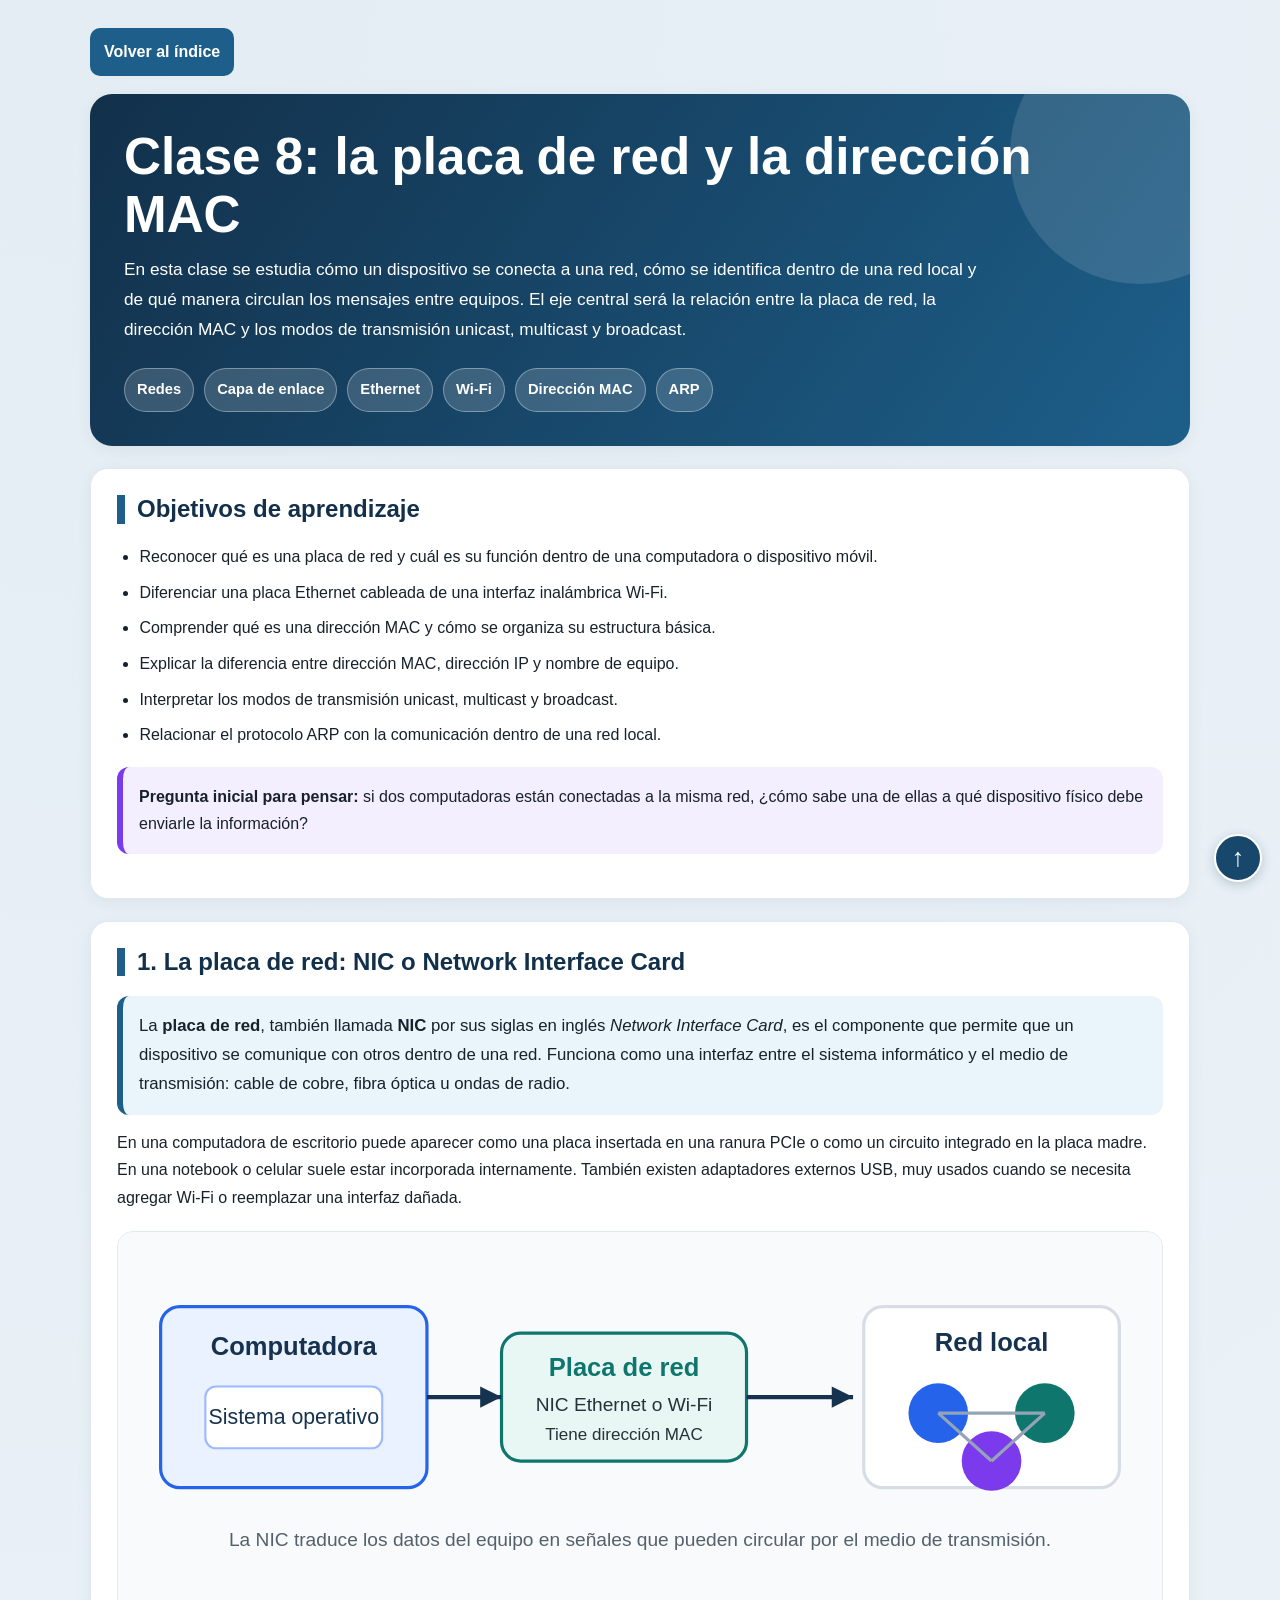
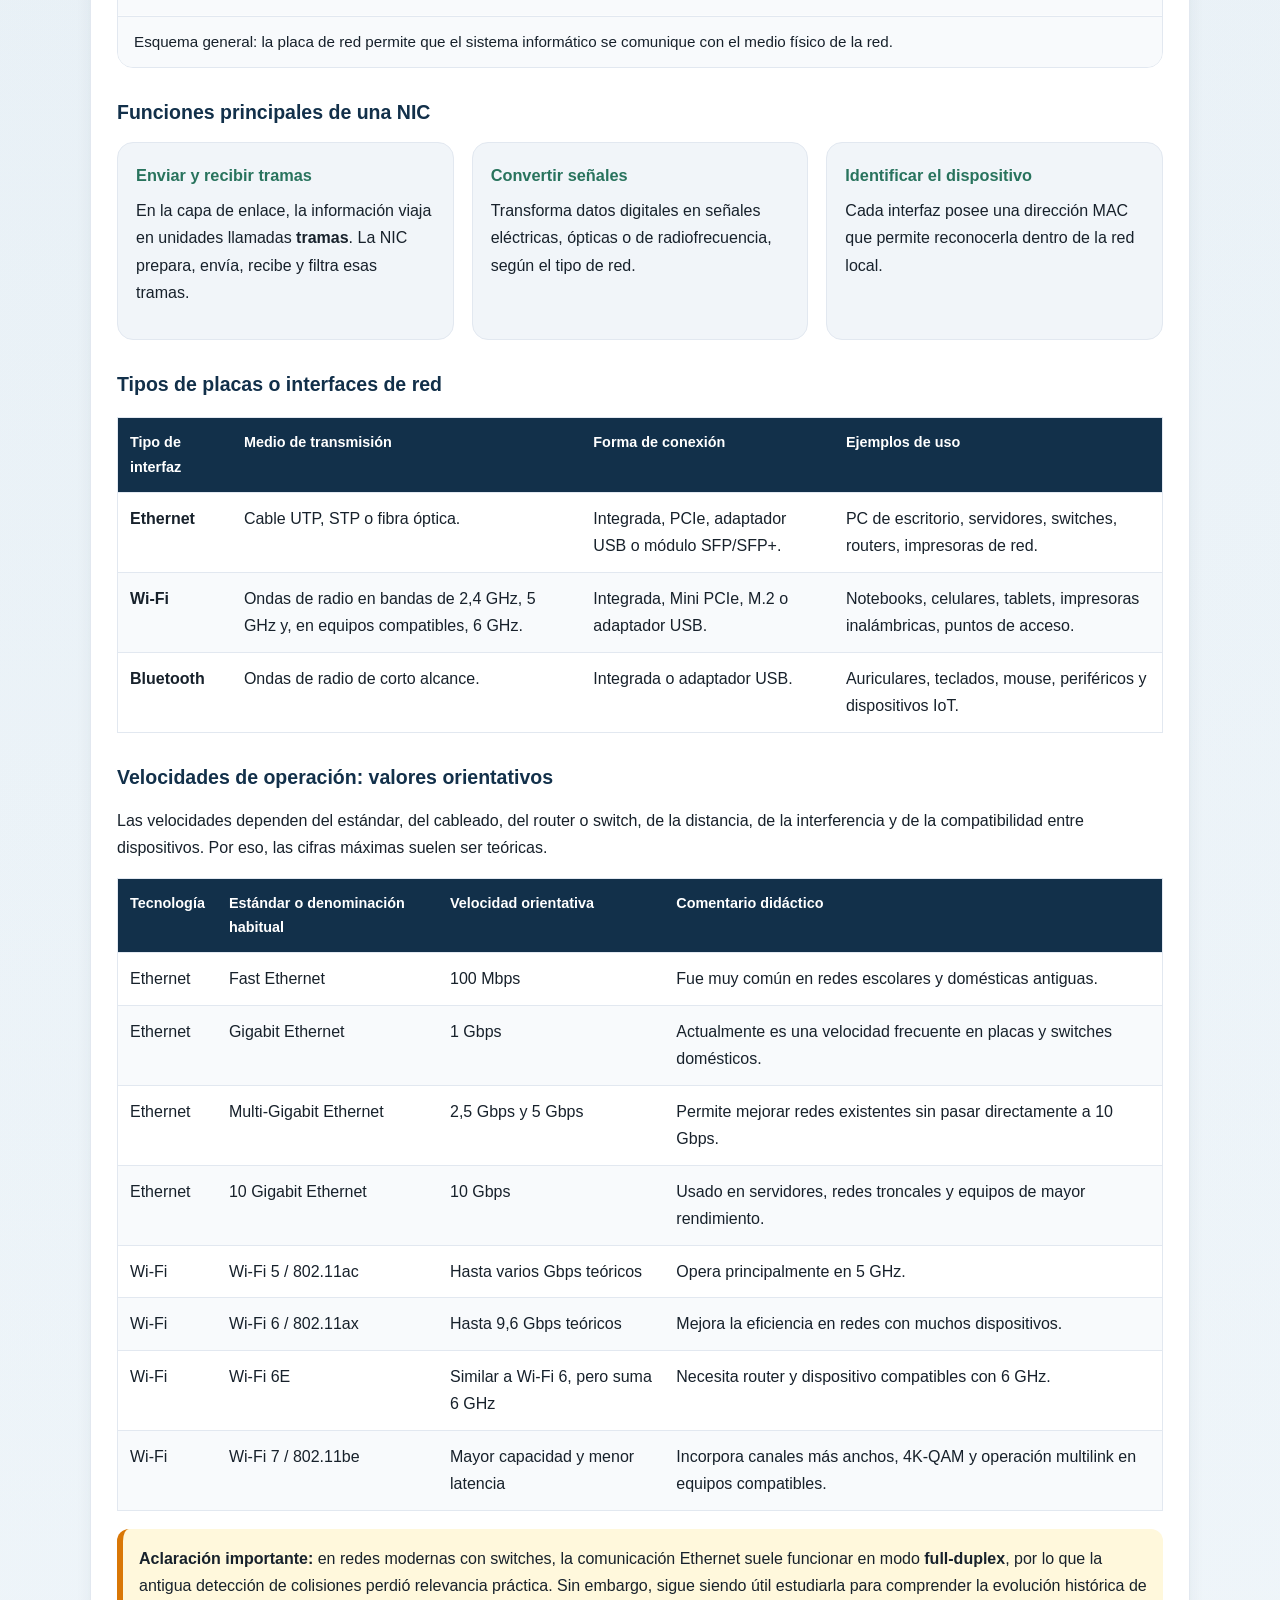
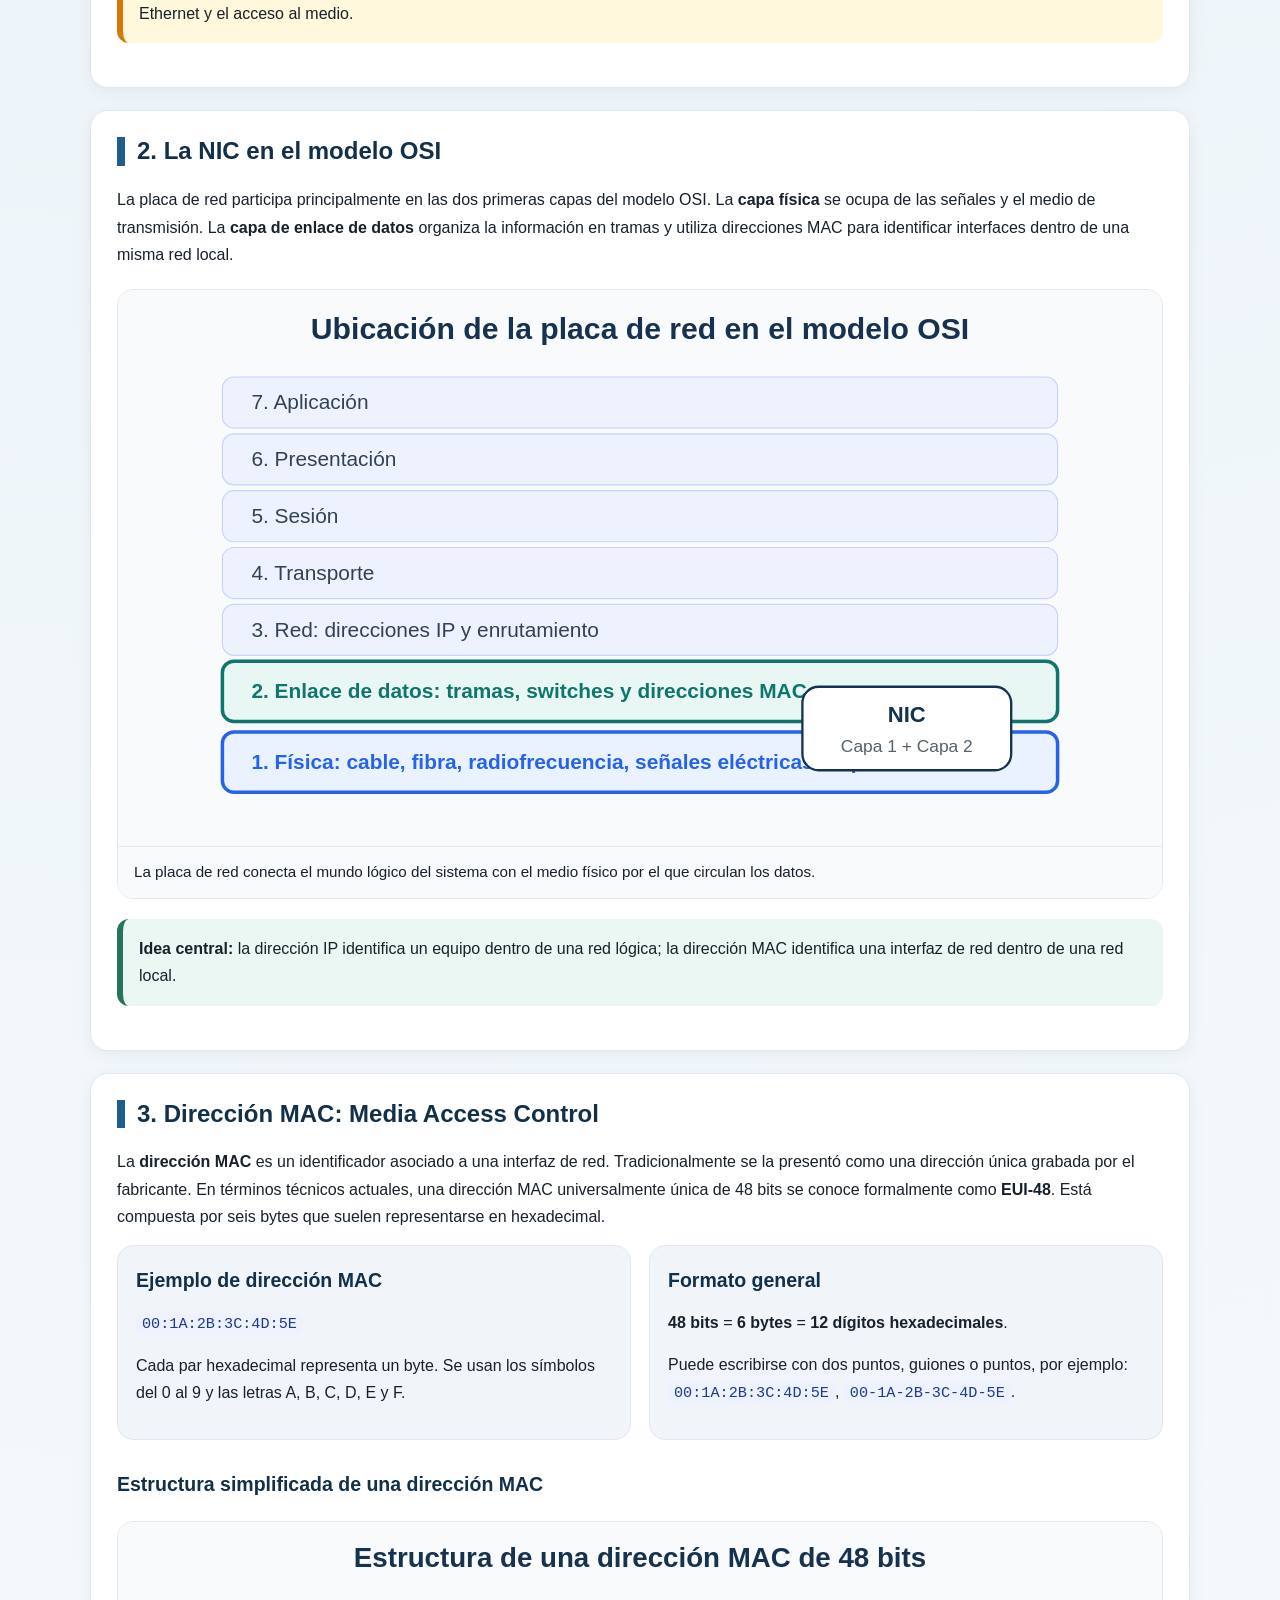
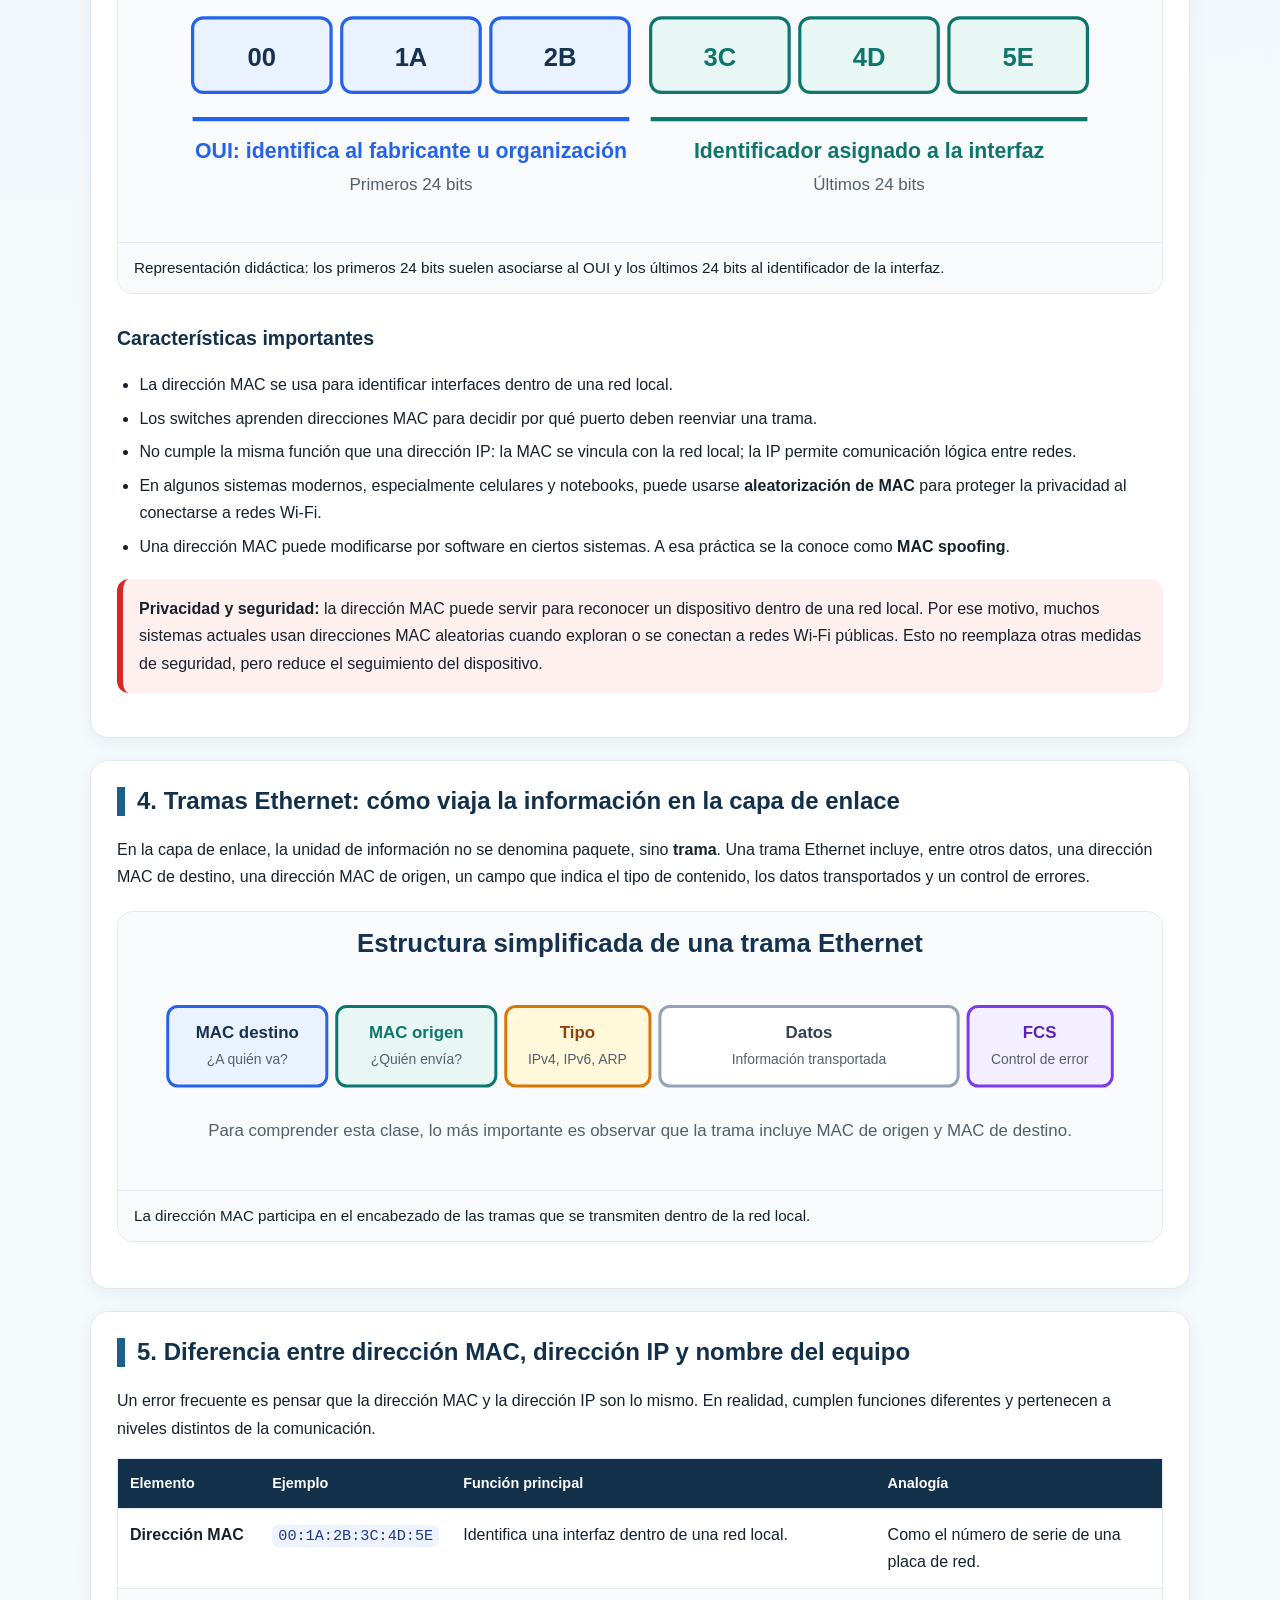
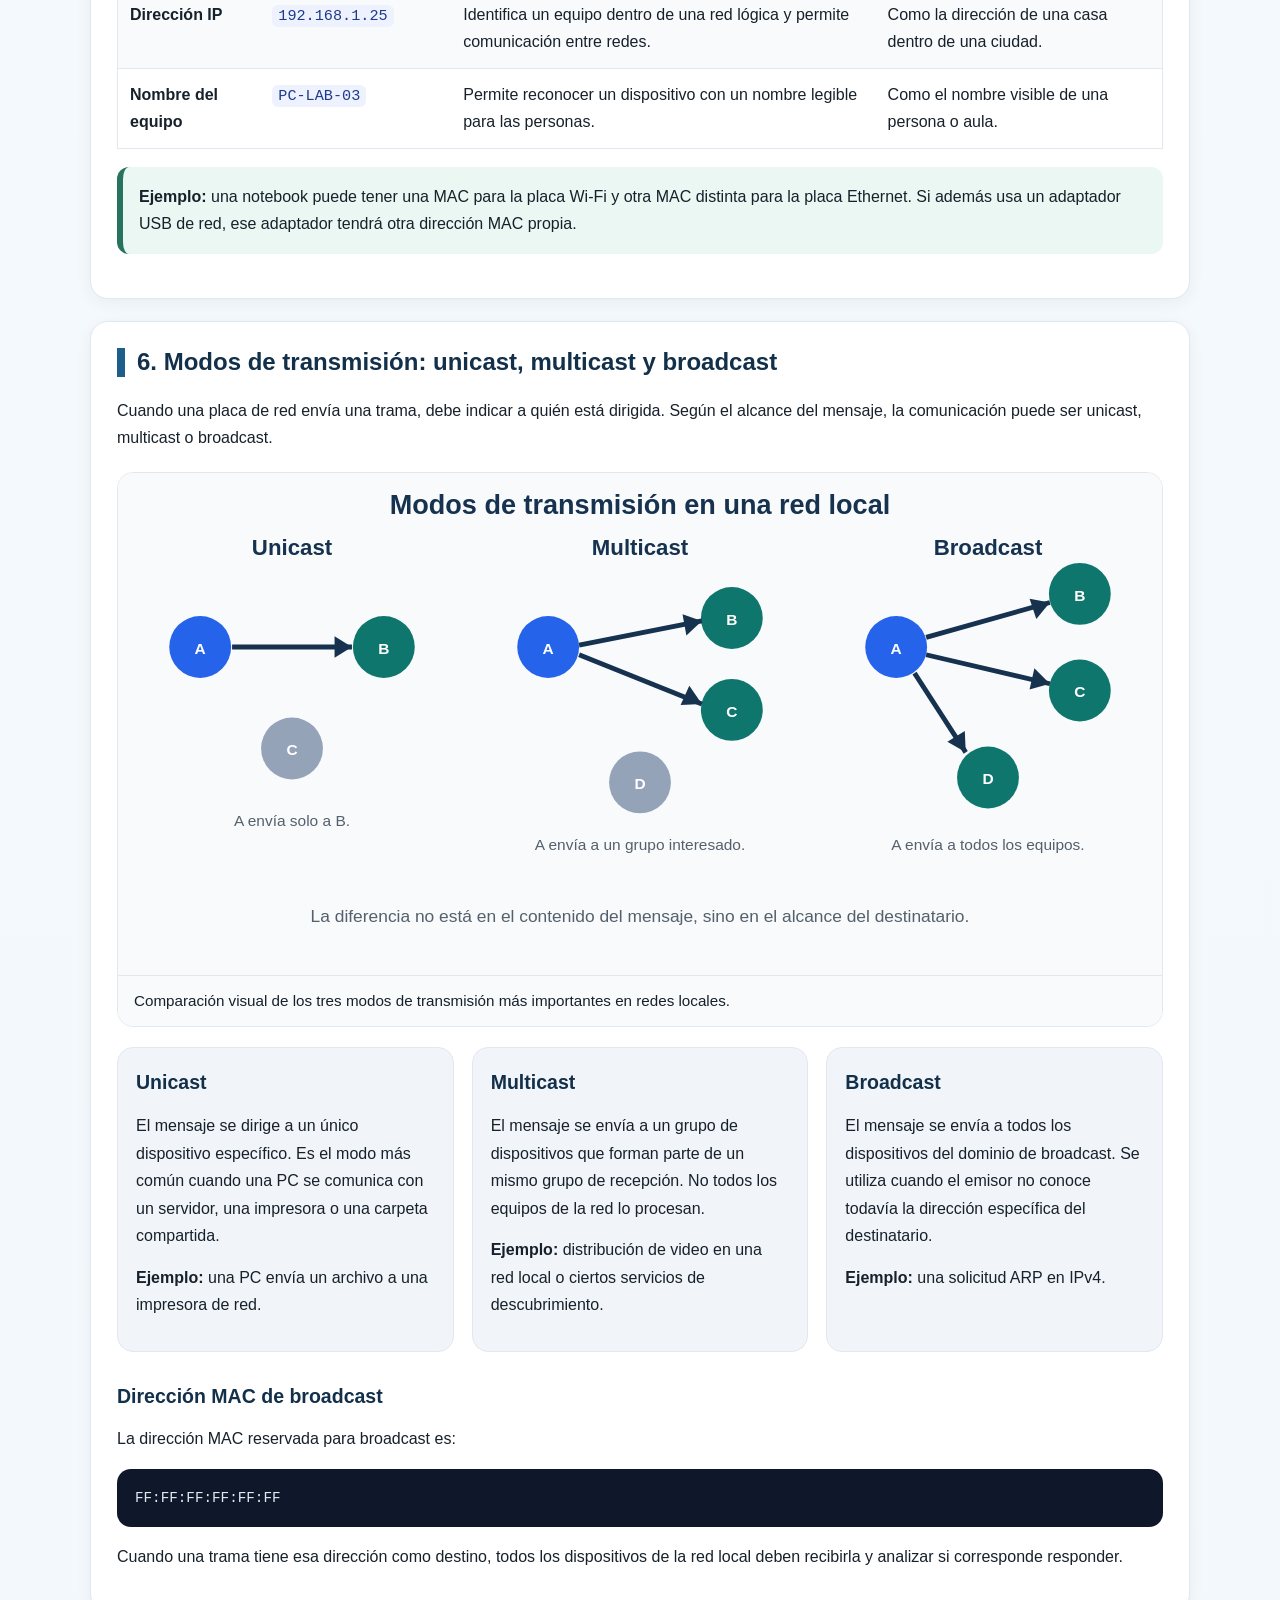
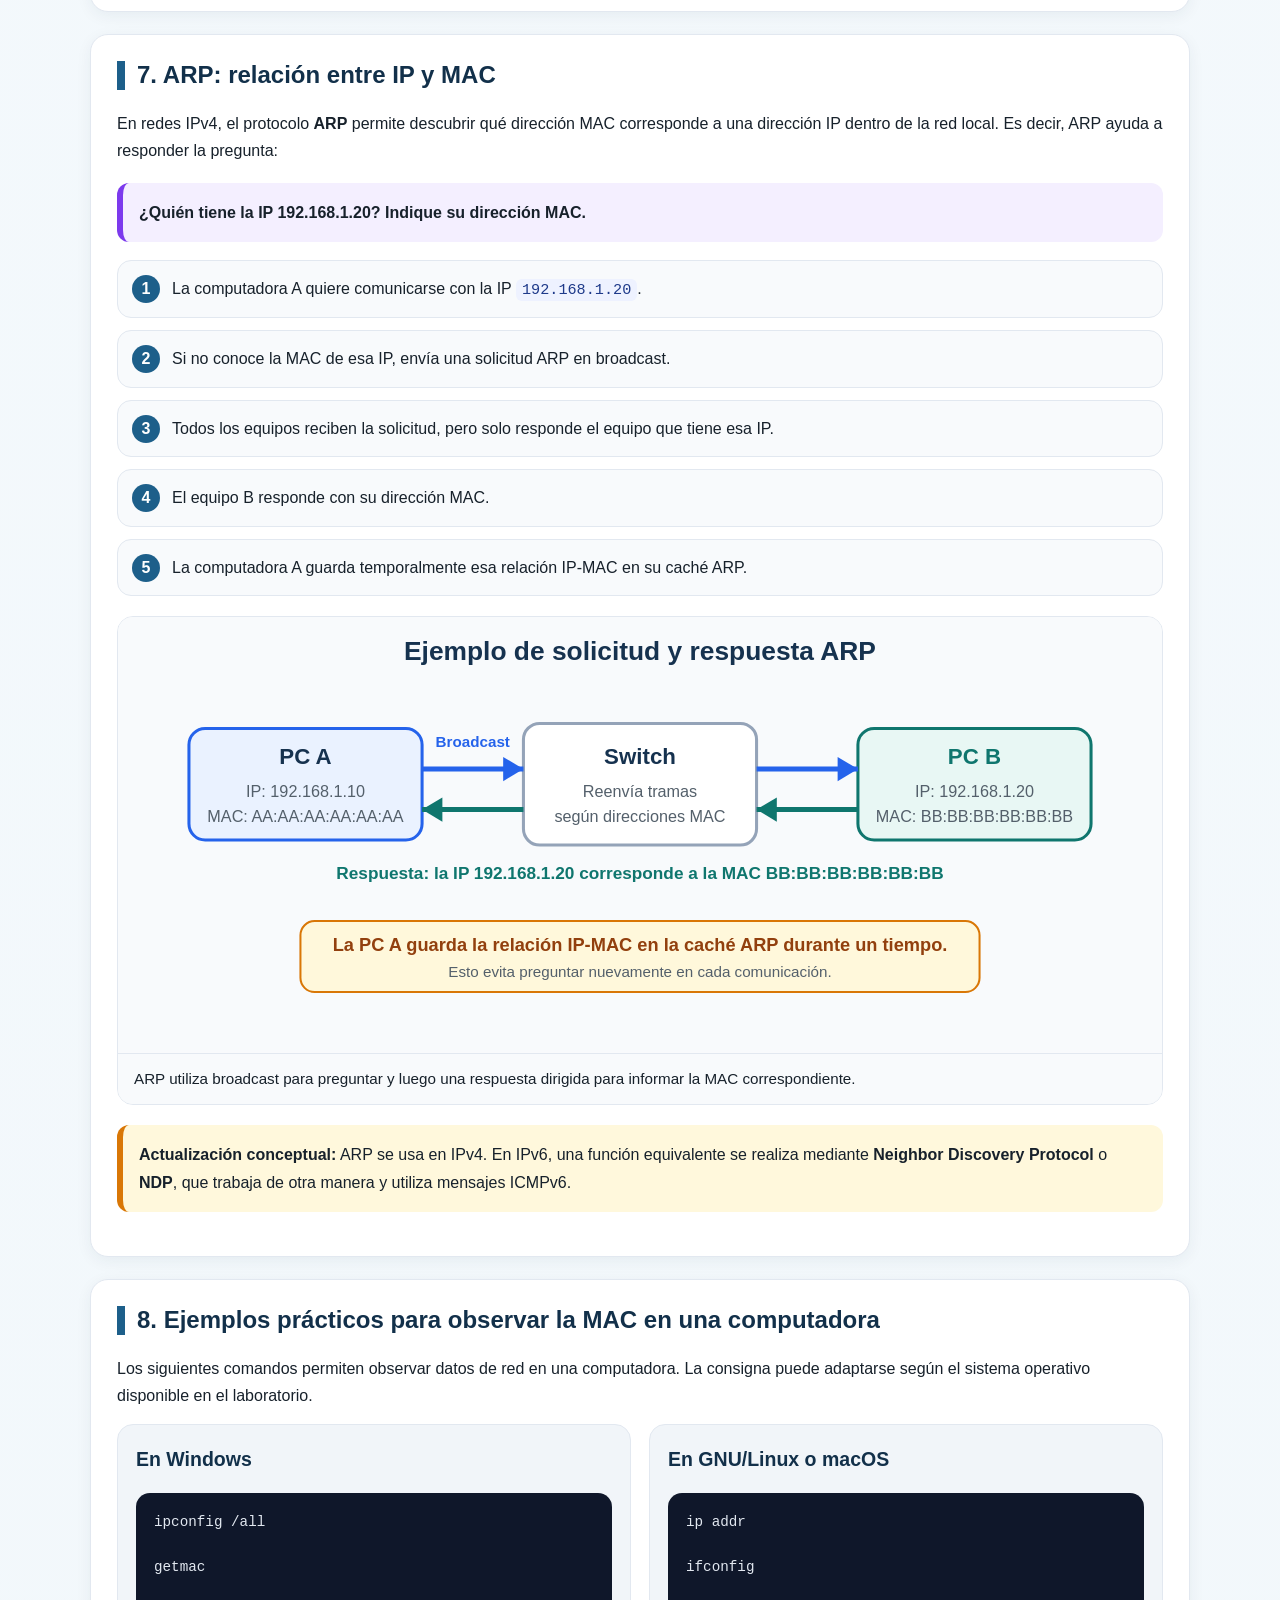
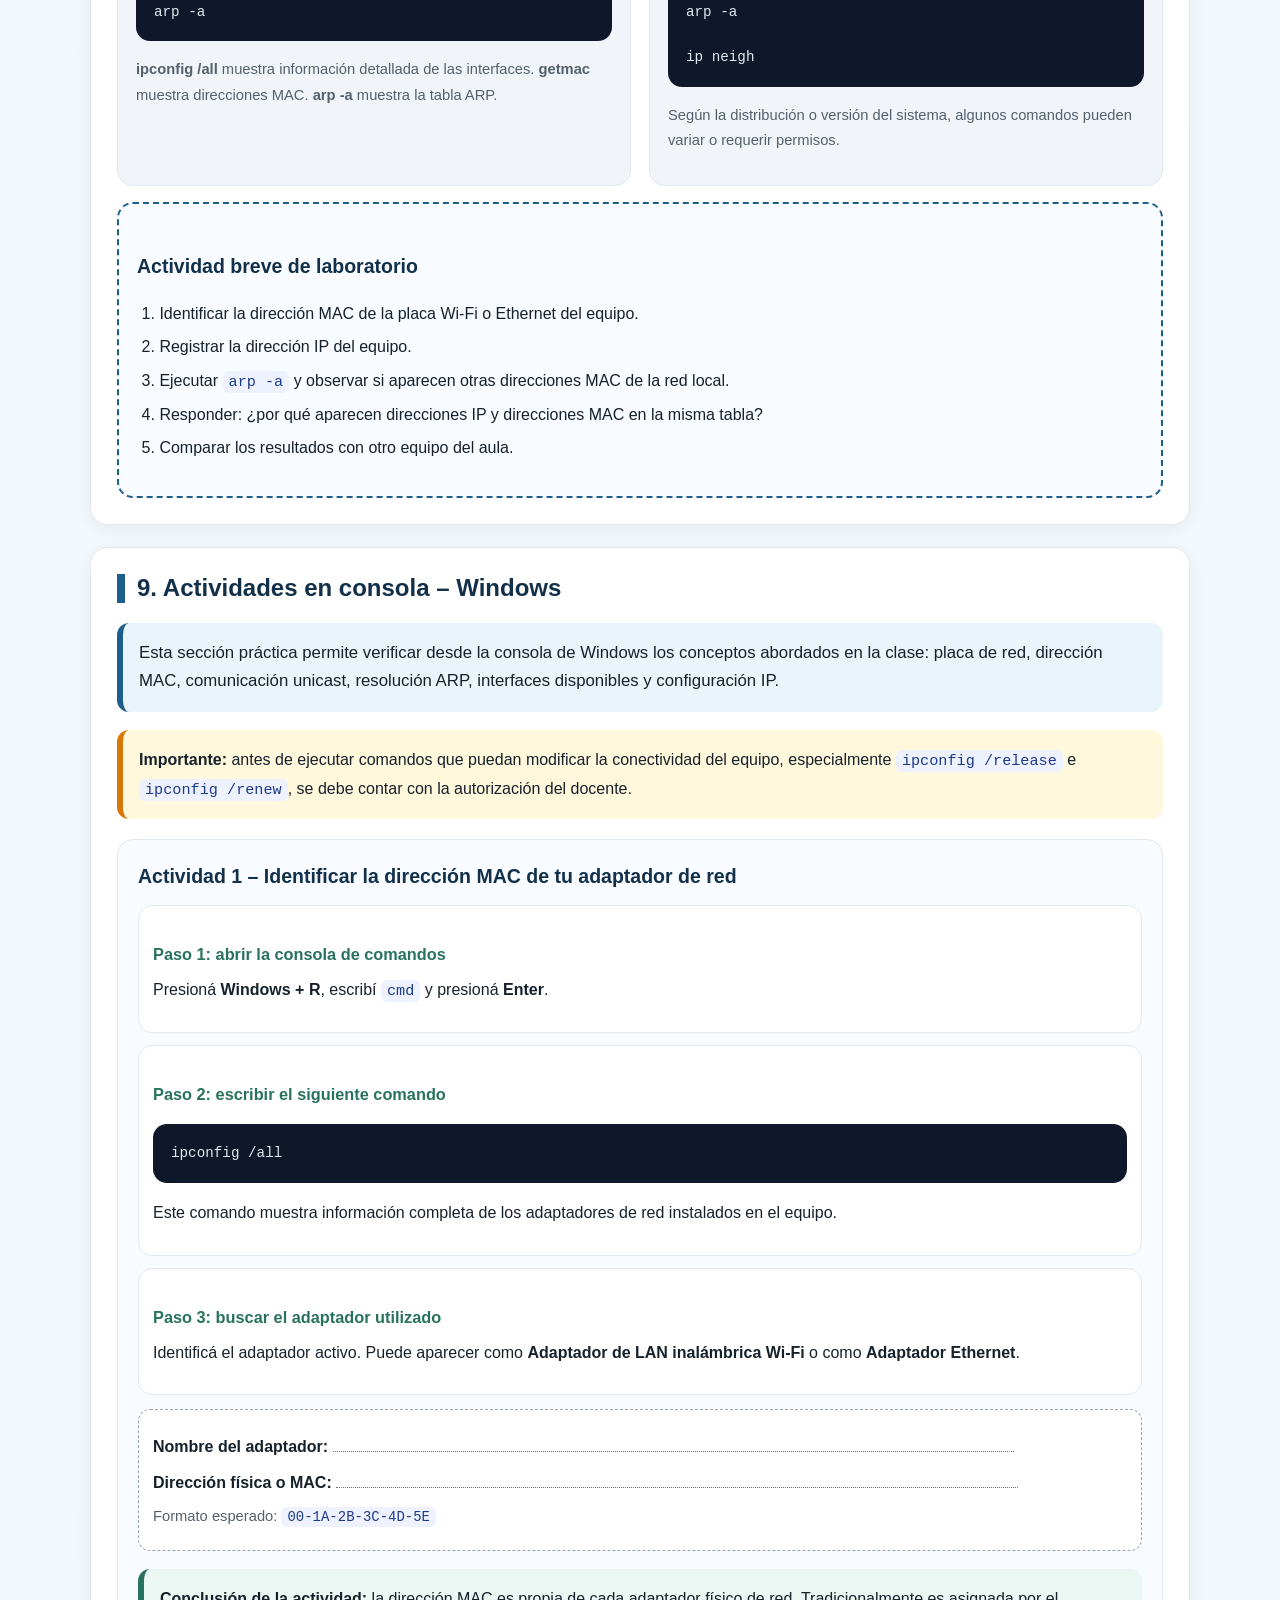
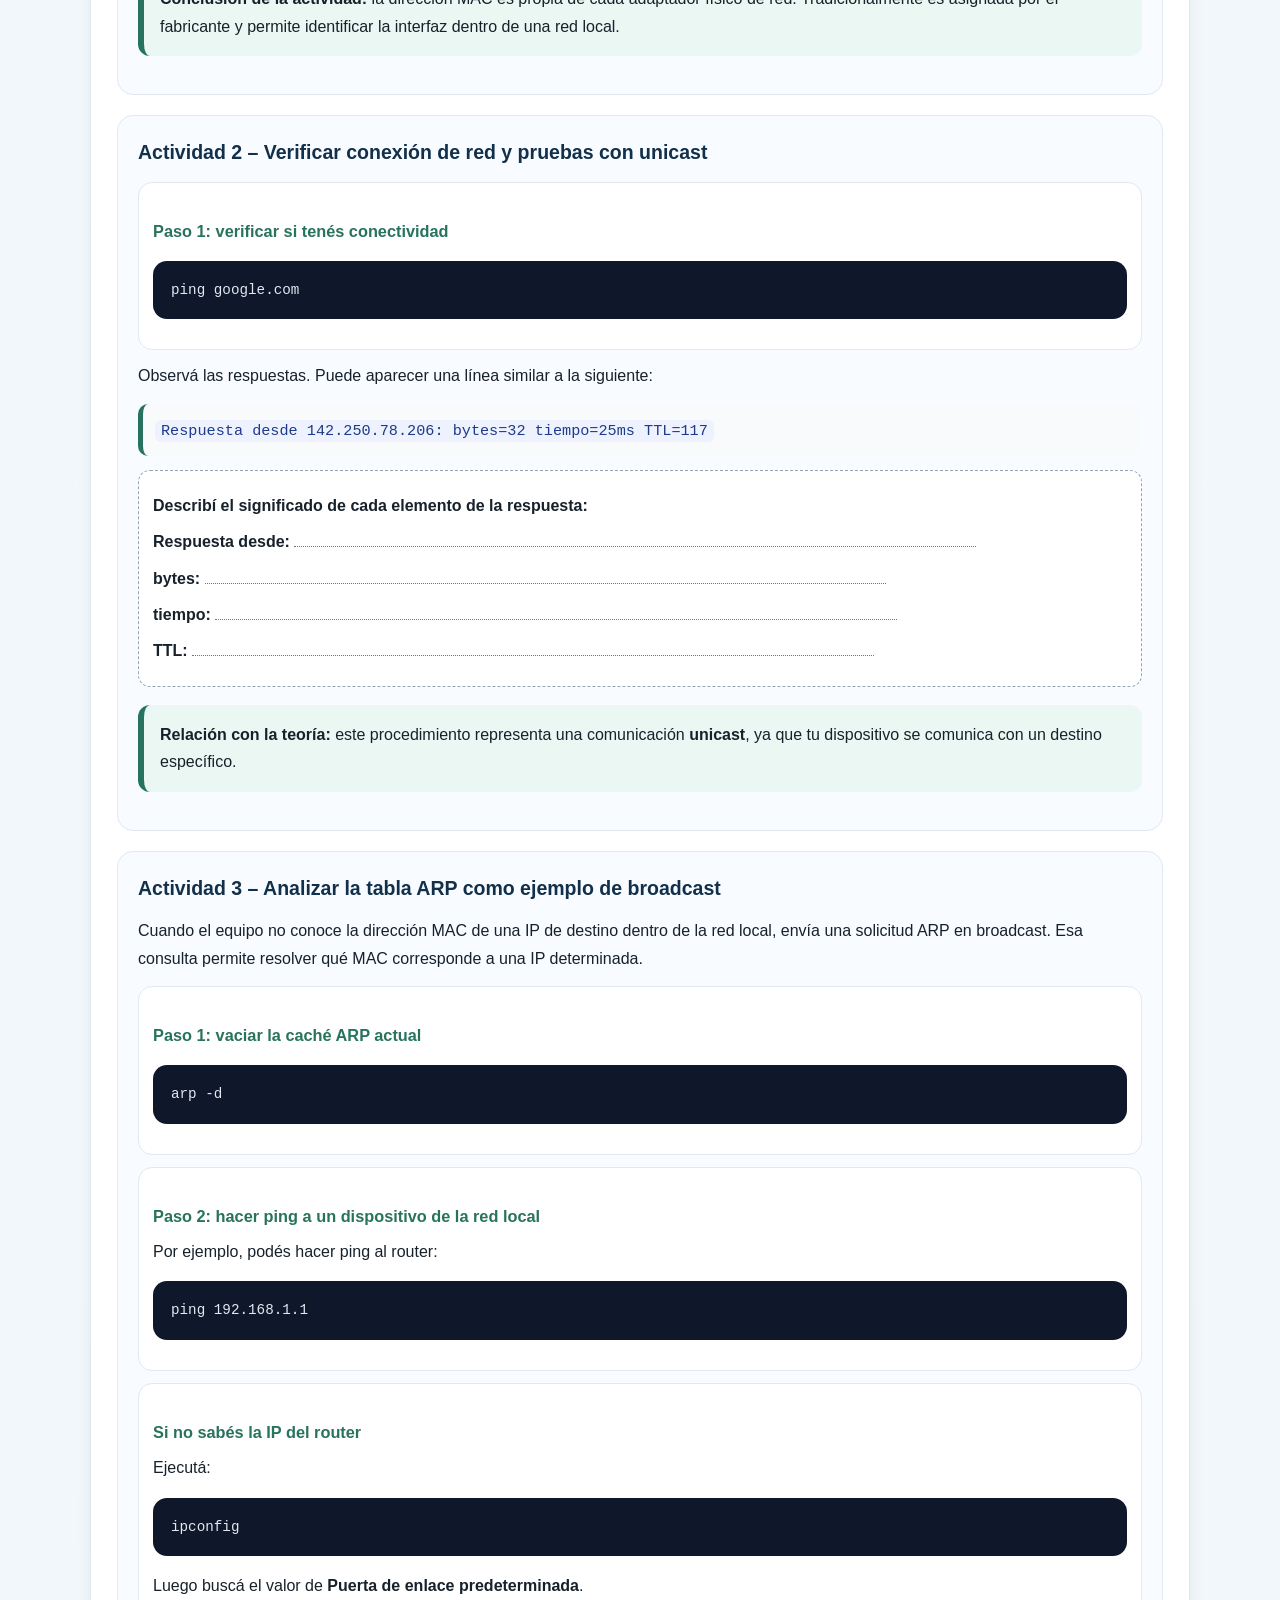
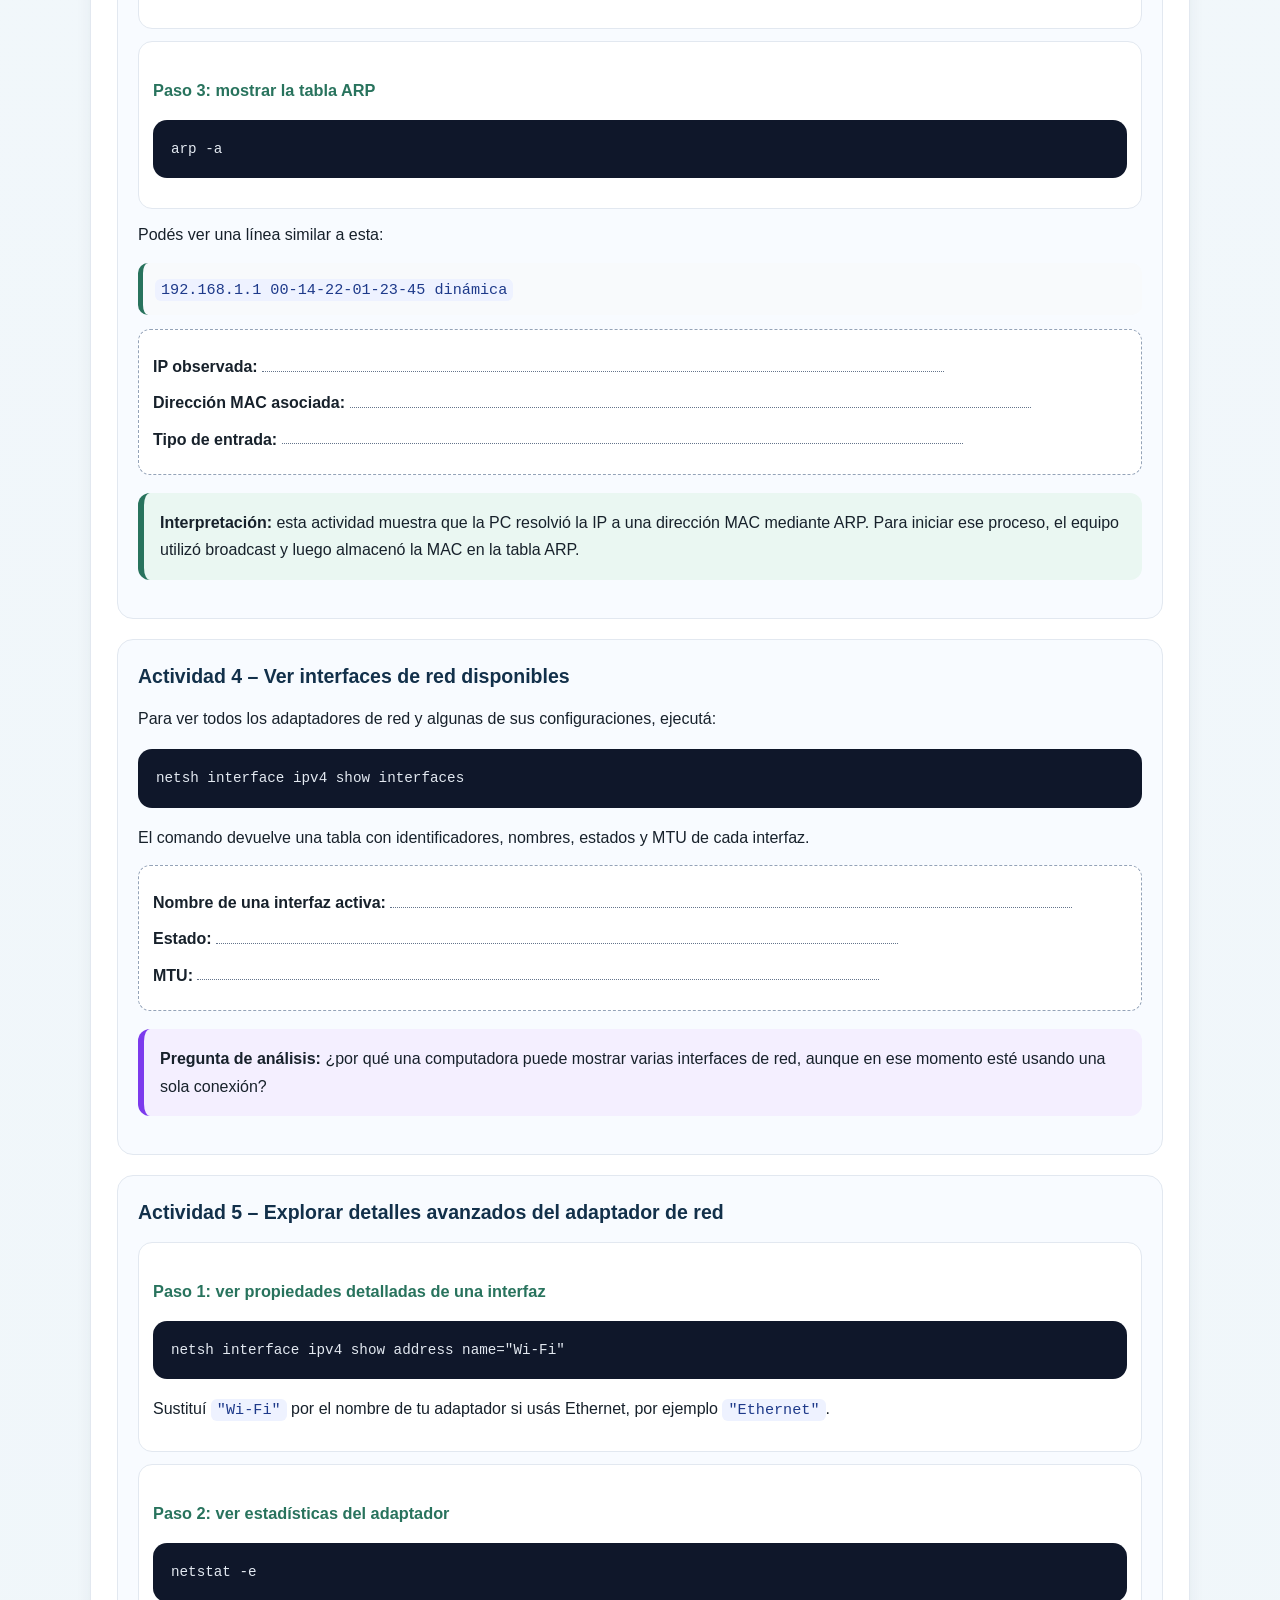
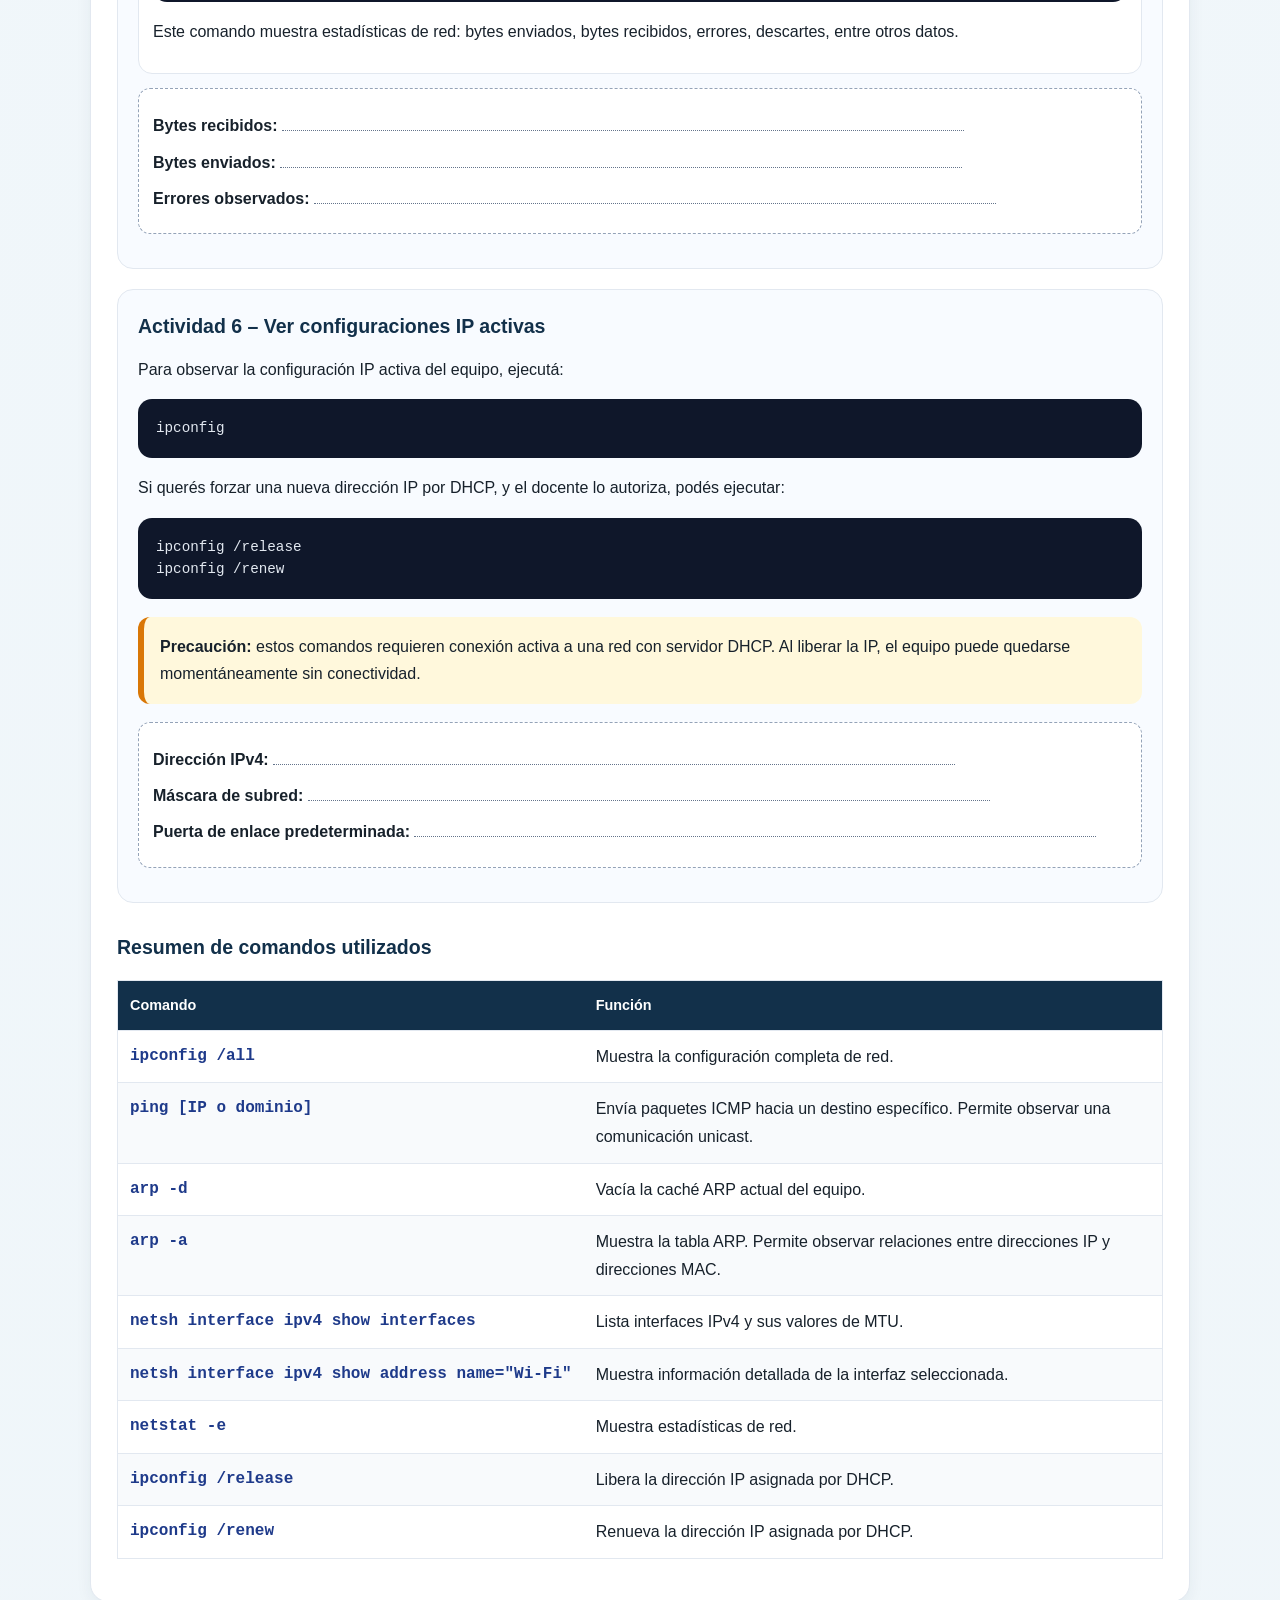
<file: clases/clase8.html>
<!DOCTYPE html>
<html lang="es">
<head>
  <meta charset="UTF-8">
  <meta name="viewport" content="width=device-width, initial-scale=1.0">
  <title>Clase 8: Placa de red y Dirección MAC</title>
  <link rel="stylesheet" href="../style.css">
  <script src="../script.js" defer></script>
</head>
<body id="inicio" data-page="clase8">
  <a class="skip-link" href="#contenido">Ir al contenido principal</a>
  <main class="contenedor" id="contenido" tabindex="-1">
    <a class="volver" href="../index.html">Volver al índice</a>

    <section class="portada">
      <h1>Clase 8: la placa de red y la dirección MAC</h1>
      <p>
        En esta clase se estudia cómo un dispositivo se conecta a una red, cómo se identifica dentro de una red local
        y de qué manera circulan los mensajes entre equipos. El eje central será la relación entre la placa de red,
        la dirección MAC y los modos de transmisión unicast, multicast y broadcast.
      </p>

      <div class="etiquetas">
        <span class="etiqueta">Redes</span>
        <span class="etiqueta">Capa de enlace</span>
        <span class="etiqueta">Ethernet</span>
        <span class="etiqueta">Wi-Fi</span>
        <span class="etiqueta">Dirección MAC</span>
        <span class="etiqueta">ARP</span>
      </div>
    </section>

    <section class="bloque">
      <h2>Objetivos de aprendizaje</h2>
      <ul class="checklist">
        <li>Reconocer qué es una placa de red y cuál es su función dentro de una computadora o dispositivo móvil.</li>
        <li>Diferenciar una placa Ethernet cableada de una interfaz inalámbrica Wi-Fi.</li>
        <li>Comprender qué es una dirección MAC y cómo se organiza su estructura básica.</li>
        <li>Explicar la diferencia entre dirección MAC, dirección IP y nombre de equipo.</li>
        <li>Interpretar los modos de transmisión unicast, multicast y broadcast.</li>
        <li>Relacionar el protocolo ARP con la comunicación dentro de una red local.</li>
      </ul>

      <div class="pregunta">
        <strong>Pregunta inicial para pensar:</strong>
        si dos computadoras están conectadas a la misma red, ¿cómo sabe una de ellas a qué dispositivo físico debe enviarle la información?
      </div>
    </section>

    <section class="bloque">
      <h2>1. La placa de red: NIC o Network Interface Card</h2>

      <p class="lead">
        La <strong>placa de red</strong>, también llamada <strong>NIC</strong> por sus siglas en inglés
        <em>Network Interface Card</em>, es el componente que permite que un dispositivo se comunique con otros
        dentro de una red. Funciona como una interfaz entre el sistema informático y el medio de transmisión:
        cable de cobre, fibra óptica u ondas de radio.
      </p>

      <p>
        En una computadora de escritorio puede aparecer como una placa insertada en una ranura PCIe o como un
        circuito integrado en la placa madre. En una notebook o celular suele estar incorporada internamente.
        También existen adaptadores externos USB, muy usados cuando se necesita agregar Wi-Fi o reemplazar una
        interfaz dañada.
      </p>

      <figure class="figura">
        <svg viewBox="0 0 980 360" role="img" aria-label="Esquema de una computadora conectada por una placa de red a una red local">
          <rect class="diagram-style-1" width="980" height="360"/>
          <rect class="diagram-style-4" x="40" y="70" width="250" height="170" rx="18"/>
          <text class="diagram-style-48" x="165" y="115">Computadora</text>
          <rect class="diagram-style-49" x="82" y="145" width="166" height="58" rx="10"/>
          <text class="diagram-style-50" x="165" y="180">Sistema operativo</text>

          <rect class="diagram-style-7" x="360" y="95" width="230" height="120" rx="18"/>
          <text class="diagram-style-51" x="475" y="135">Placa de red</text>
          <text class="diagram-style-52" x="475" y="168">NIC Ethernet o Wi-Fi</text>
          <text class="diagram-style-53" x="475" y="195">Tiene dirección MAC</text>

          <line class="diagram-style-54" x1="290" y1="155" x2="360" y2="155"/>
          <polygon class="diagram-style-12" points="360,155 340,145 340,165"/>

          <line class="diagram-style-54" x1="590" y1="155" x2="690" y2="155"/>
          <polygon class="diagram-style-12" points="690,155 670,145 670,165"/>

          <rect class="diagram-style-55" x="700" y="70" width="240" height="170" rx="18"/>
          <text class="diagram-style-48" x="820" y="112">Red local</text>
          <circle class="diagram-style-56" cx="770" cy="170" r="28"/>
          <circle class="diagram-style-57" cx="870" cy="170" r="28"/>
          <circle class="diagram-style-58" cx="820" cy="215" r="28"/>
          <line class="diagram-style-59" x1="770" y1="170" x2="870" y2="170"/>
          <line class="diagram-style-59" x1="770" y1="170" x2="820" y2="215"/>
          <line class="diagram-style-59" x1="870" y1="170" x2="820" y2="215"/>
          <text class="diagram-style-60" x="490" y="295">
            La NIC traduce los datos del equipo en señales que pueden circular por el medio de transmisión.
          </text>
        </svg>
        <figcaption>
          Esquema general: la placa de red permite que el sistema informático se comunique con el medio físico de la red.
        </figcaption>
      </figure>

      <h3>Funciones principales de una NIC</h3>
      <div class="grid-3">
        <div class="tarjeta">
          <h4>Enviar y recibir tramas</h4>
          <p>
            En la capa de enlace, la información viaja en unidades llamadas <strong>tramas</strong>. La NIC prepara,
            envía, recibe y filtra esas tramas.
          </p>
        </div>
        <div class="tarjeta">
          <h4>Convertir señales</h4>
          <p>
            Transforma datos digitales en señales eléctricas, ópticas o de radiofrecuencia, según el tipo de red.
          </p>
        </div>
        <div class="tarjeta">
          <h4>Identificar el dispositivo</h4>
          <p>
            Cada interfaz posee una dirección MAC que permite reconocerla dentro de la red local.
          </p>
        </div>
      </div>

      <h3>Tipos de placas o interfaces de red</h3>
      <div class="table-scroll" role="region" aria-label="Tabla de datos" tabindex="0">
<table>
        <thead>
          <tr>
            <th>Tipo de interfaz</th>
            <th>Medio de transmisión</th>
            <th>Forma de conexión</th>
            <th>Ejemplos de uso</th>
          </tr>
        </thead>
        <tbody>
          <tr>
            <td><strong>Ethernet</strong></td>
            <td>Cable UTP, STP o fibra óptica.</td>
            <td>Integrada, PCIe, adaptador USB o módulo SFP/SFP+.</td>
            <td>PC de escritorio, servidores, switches, routers, impresoras de red.</td>
          </tr>
          <tr>
            <td><strong>Wi-Fi</strong></td>
            <td>Ondas de radio en bandas de 2,4 GHz, 5 GHz y, en equipos compatibles, 6 GHz.</td>
            <td>Integrada, Mini PCIe, M.2 o adaptador USB.</td>
            <td>Notebooks, celulares, tablets, impresoras inalámbricas, puntos de acceso.</td>
          </tr>
          <tr>
            <td><strong>Bluetooth</strong></td>
            <td>Ondas de radio de corto alcance.</td>
            <td>Integrada o adaptador USB.</td>
            <td>Auriculares, teclados, mouse, periféricos y dispositivos IoT.</td>
          </tr>
        </tbody>
      </table>
</div>

      <h3>Velocidades de operación: valores orientativos</h3>
      <p>
        Las velocidades dependen del estándar, del cableado, del router o switch, de la distancia, de la interferencia
        y de la compatibilidad entre dispositivos. Por eso, las cifras máximas suelen ser teóricas.
      </p>

      <div class="table-scroll" role="region" aria-label="Tabla de datos" tabindex="0">
<table>
        <thead>
          <tr>
            <th>Tecnología</th>
            <th>Estándar o denominación habitual</th>
            <th>Velocidad orientativa</th>
            <th>Comentario didáctico</th>
          </tr>
        </thead>
        <tbody>
          <tr>
            <td>Ethernet</td>
            <td>Fast Ethernet</td>
            <td>100 Mbps</td>
            <td>Fue muy común en redes escolares y domésticas antiguas.</td>
          </tr>
          <tr>
            <td>Ethernet</td>
            <td>Gigabit Ethernet</td>
            <td>1 Gbps</td>
            <td>Actualmente es una velocidad frecuente en placas y switches domésticos.</td>
          </tr>
          <tr>
            <td>Ethernet</td>
            <td>Multi-Gigabit Ethernet</td>
            <td>2,5 Gbps y 5 Gbps</td>
            <td>Permite mejorar redes existentes sin pasar directamente a 10 Gbps.</td>
          </tr>
          <tr>
            <td>Ethernet</td>
            <td>10 Gigabit Ethernet</td>
            <td>10 Gbps</td>
            <td>Usado en servidores, redes troncales y equipos de mayor rendimiento.</td>
          </tr>
          <tr>
            <td>Wi-Fi</td>
            <td>Wi-Fi 5 / 802.11ac</td>
            <td>Hasta varios Gbps teóricos</td>
            <td>Opera principalmente en 5 GHz.</td>
          </tr>
          <tr>
            <td>Wi-Fi</td>
            <td>Wi-Fi 6 / 802.11ax</td>
            <td>Hasta 9,6 Gbps teóricos</td>
            <td>Mejora la eficiencia en redes con muchos dispositivos.</td>
          </tr>
          <tr>
            <td>Wi-Fi</td>
            <td>Wi-Fi 6E</td>
            <td>Similar a Wi-Fi 6, pero suma 6 GHz</td>
            <td>Necesita router y dispositivo compatibles con 6 GHz.</td>
          </tr>
          <tr>
            <td>Wi-Fi</td>
            <td>Wi-Fi 7 / 802.11be</td>
            <td>Mayor capacidad y menor latencia</td>
            <td>Incorpora canales más anchos, 4K-QAM y operación multilink en equipos compatibles.</td>
          </tr>
        </tbody>
      </table>
</div>

      <div class="advertencia">
        <strong>Aclaración importante:</strong> en redes modernas con switches, la comunicación Ethernet suele funcionar
        en modo <strong>full-duplex</strong>, por lo que la antigua detección de colisiones perdió relevancia práctica.
        Sin embargo, sigue siendo útil estudiarla para comprender la evolución histórica de Ethernet y el acceso al medio.
      </div>
    </section>

    <section class="bloque">
      <h2>2. La NIC en el modelo OSI</h2>

      <p>
        La placa de red participa principalmente en las dos primeras capas del modelo OSI. La <strong>capa física</strong>
        se ocupa de las señales y el medio de transmisión. La <strong>capa de enlace de datos</strong> organiza la
        información en tramas y utiliza direcciones MAC para identificar interfaces dentro de una misma red local.
      </p>

      <figure class="figura">
        <svg viewBox="0 0 900 480" role="img" aria-label="Capas del modelo OSI vinculadas con la placa de red">
          <rect class="diagram-style-1" width="900" height="480"/>
          <text class="diagram-style-61" x="450" y="42">
            Ubicación de la placa de red en el modelo OSI
          </text>

          <g class="diagram-style-62">
            <rect class="diagram-style-63" x="90" y="75" width="720" height="44" rx="10"/>
            <text class="diagram-style-64" x="115" y="103">7. Aplicación</text>

            <rect class="diagram-style-63" x="90" y="124" width="720" height="44" rx="10"/>
            <text class="diagram-style-64" x="115" y="152">6. Presentación</text>

            <rect class="diagram-style-63" x="90" y="173" width="720" height="44" rx="10"/>
            <text class="diagram-style-64" x="115" y="201">5. Sesión</text>

            <rect class="diagram-style-63" x="90" y="222" width="720" height="44" rx="10"/>
            <text class="diagram-style-64" x="115" y="250">4. Transporte</text>

            <rect class="diagram-style-63" x="90" y="271" width="720" height="44" rx="10"/>
            <text class="diagram-style-64" x="115" y="299">3. Red: direcciones IP y enrutamiento</text>

            <rect class="diagram-style-7" x="90" y="320" width="720" height="52" rx="10"/>
            <text class="diagram-style-65" x="115" y="352">2. Enlace de datos: tramas, switches y direcciones MAC</text>

            <rect class="diagram-style-4" x="90" y="381" width="720" height="52" rx="10"/>
            <text class="diagram-style-66" x="115" y="413">1. Física: cable, fibra, radiofrecuencia, señales eléctricas u ópticas</text>
          </g>

          <rect class="diagram-style-67" x="590" y="342" width="180" height="72" rx="14"/>
          <text class="diagram-style-68" x="680" y="372">NIC</text>
          <text class="diagram-style-69" x="680" y="398">Capa 1 + Capa 2</text>
        </svg>
        <figcaption>
          La placa de red conecta el mundo lógico del sistema con el medio físico por el que circulan los datos.
        </figcaption>
      </figure>

      <div class="destacado">
        <strong>Idea central:</strong> la dirección IP identifica un equipo dentro de una red lógica; la dirección MAC
        identifica una interfaz de red dentro de una red local.
      </div>
    </section>

    <section class="bloque">
      <h2>3. Dirección MAC: Media Access Control</h2>

      <p>
        La <strong>dirección MAC</strong> es un identificador asociado a una interfaz de red. Tradicionalmente se la
        presentó como una dirección única grabada por el fabricante. En términos técnicos actuales, una dirección MAC
        universalmente única de 48 bits se conoce formalmente como <strong>EUI-48</strong>. Está compuesta por seis
        bytes que suelen representarse en hexadecimal.
      </p>

      <div class="grid-2">
        <div class="tarjeta">
          <h3>Ejemplo de dirección MAC</h3>
          <p><code>00:1A:2B:3C:4D:5E</code></p>
          <p>
            Cada par hexadecimal representa un byte. Se usan los símbolos del 0 al 9 y las letras A, B, C, D, E y F.
          </p>
        </div>

        <div class="tarjeta">
          <h3>Formato general</h3>
          <p>
            <strong>48 bits</strong> = <strong>6 bytes</strong> = <strong>12 dígitos hexadecimales</strong>.
          </p>
          <p>
            Puede escribirse con dos puntos, guiones o puntos, por ejemplo:
            <code>00:1A:2B:3C:4D:5E</code>,
            <code>00-1A-2B-3C-4D-5E</code>.
          </p>
        </div>
      </div>

      <h3>Estructura simplificada de una dirección MAC</h3>

      <figure class="figura">
        <svg viewBox="0 0 980 300" role="img" aria-label="Estructura de una dirección MAC">
          <rect class="diagram-style-1" width="980" height="300"/>
          <text class="diagram-style-61" x="490" y="42">
            Estructura de una dirección MAC de 48 bits
          </text>

          <g class="diagram-style-3">
            <rect class="diagram-style-4" x="70" y="90" width="130" height="70" rx="10"/>
            <rect class="diagram-style-4" x="210" y="90" width="130" height="70" rx="10"/>
            <rect class="diagram-style-4" x="350" y="90" width="130" height="70" rx="10"/>
            <rect class="diagram-style-7" x="500" y="90" width="130" height="70" rx="10"/>
            <rect class="diagram-style-7" x="640" y="90" width="130" height="70" rx="10"/>
            <rect class="diagram-style-7" x="780" y="90" width="130" height="70" rx="10"/>

            <text class="diagram-style-70" x="135" y="135">00</text>
            <text class="diagram-style-70" x="275" y="135">1A</text>
            <text class="diagram-style-70" x="415" y="135">2B</text>
            <text class="diagram-style-71" x="565" y="135">3C</text>
            <text class="diagram-style-71" x="705" y="135">4D</text>
            <text class="diagram-style-71" x="845" y="135">5E</text>

            <line class="diagram-style-72" x1="70" y1="185" x2="480" y2="185"/>
            <line class="diagram-style-73" x1="500" y1="185" x2="910" y2="185"/>

            <text class="diagram-style-74" x="275" y="222">OUI: identifica al fabricante u organización</text>
            <text class="diagram-style-75" x="705" y="222">Identificador asignado a la interfaz</text>

            <text class="diagram-style-6" x="275" y="252">Primeros 24 bits</text>
            <text class="diagram-style-6" x="705" y="252">Últimos 24 bits</text>
          </g>
        </svg>
        <figcaption>
          Representación didáctica: los primeros 24 bits suelen asociarse al OUI y los últimos 24 bits al identificador de la interfaz.
        </figcaption>
      </figure>

      <h3>Características importantes</h3>
      <ul>
        <li>La dirección MAC se usa para identificar interfaces dentro de una red local.</li>
        <li>Los switches aprenden direcciones MAC para decidir por qué puerto deben reenviar una trama.</li>
        <li>No cumple la misma función que una dirección IP: la MAC se vincula con la red local; la IP permite comunicación lógica entre redes.</li>
        <li>En algunos sistemas modernos, especialmente celulares y notebooks, puede usarse <strong>aleatorización de MAC</strong> para proteger la privacidad al conectarse a redes Wi-Fi.</li>
        <li>Una dirección MAC puede modificarse por software en ciertos sistemas. A esa práctica se la conoce como <strong>MAC spoofing</strong>.</li>
      </ul>

      <div class="seguridad">
        <strong>Privacidad y seguridad:</strong> la dirección MAC puede servir para reconocer un dispositivo dentro de una red local.
        Por ese motivo, muchos sistemas actuales usan direcciones MAC aleatorias cuando exploran o se conectan a redes Wi-Fi públicas.
        Esto no reemplaza otras medidas de seguridad, pero reduce el seguimiento del dispositivo.
      </div>
    </section>

    <section class="bloque">
      <h2>4. Tramas Ethernet: cómo viaja la información en la capa de enlace</h2>

      <p>
        En la capa de enlace, la unidad de información no se denomina paquete, sino <strong>trama</strong>.
        Una trama Ethernet incluye, entre otros datos, una dirección MAC de destino, una dirección MAC de origen,
        un campo que indica el tipo de contenido, los datos transportados y un control de errores.
      </p>

      <figure class="figura">
        <svg viewBox="0 0 1050 280" role="img" aria-label="Estructura simplificada de una trama Ethernet">
          <rect class="diagram-style-1" width="1050" height="280"/>
          <text class="diagram-style-61" x="525" y="40">
            Estructura simplificada de una trama Ethernet
          </text>

          <g class="diagram-style-3">
            <rect class="diagram-style-4" x="50" y="95" width="160" height="80" rx="10"/>
            <text class="diagram-style-76" x="130" y="127">MAC destino</text>
            <text class="diagram-style-77" x="130" y="153">¿A quién va?</text>

            <rect class="diagram-style-7" x="220" y="95" width="160" height="80" rx="10"/>
            <text class="diagram-style-78" x="300" y="127">MAC origen</text>
            <text class="diagram-style-77" x="300" y="153">¿Quién envía?</text>

            <rect class="diagram-style-9" x="390" y="95" width="145" height="80" rx="10"/>
            <text class="diagram-style-79" x="462" y="127">Tipo</text>
            <text class="diagram-style-77" x="462" y="153">IPv4, IPv6, ARP</text>

            <rect class="diagram-style-29" x="545" y="95" width="300" height="80" rx="10"/>
            <text class="diagram-style-80" x="695" y="127">Datos</text>
            <text class="diagram-style-77" x="695" y="153">Información transportada</text>

            <rect class="diagram-style-81" x="855" y="95" width="145" height="80" rx="10"/>
            <text class="diagram-style-82" x="927" y="127">FCS</text>
            <text class="diagram-style-77" x="927" y="153">Control de error</text>

            <text class="diagram-style-83" x="525" y="225">
              Para comprender esta clase, lo más importante es observar que la trama incluye MAC de origen y MAC de destino.
            </text>
          </g>
        </svg>
        <figcaption>
          La dirección MAC participa en el encabezado de las tramas que se transmiten dentro de la red local.
        </figcaption>
      </figure>
    </section>

    <section class="bloque">
      <h2>5. Diferencia entre dirección MAC, dirección IP y nombre del equipo</h2>

      <p>
        Un error frecuente es pensar que la dirección MAC y la dirección IP son lo mismo. En realidad, cumplen
        funciones diferentes y pertenecen a niveles distintos de la comunicación.
      </p>

      <div class="table-scroll" role="region" aria-label="Tabla de datos" tabindex="0">
<table>
        <thead>
          <tr>
            <th>Elemento</th>
            <th>Ejemplo</th>
            <th>Función principal</th>
            <th>Analogía</th>
          </tr>
        </thead>
        <tbody>
          <tr>
            <td><strong>Dirección MAC</strong></td>
            <td><code>00:1A:2B:3C:4D:5E</code></td>
            <td>Identifica una interfaz dentro de una red local.</td>
            <td>Como el número de serie de una placa de red.</td>
          </tr>
          <tr>
            <td><strong>Dirección IP</strong></td>
            <td><code>192.168.1.25</code></td>
            <td>Identifica un equipo dentro de una red lógica y permite comunicación entre redes.</td>
            <td>Como la dirección de una casa dentro de una ciudad.</td>
          </tr>
          <tr>
            <td><strong>Nombre del equipo</strong></td>
            <td><code>PC-LAB-03</code></td>
            <td>Permite reconocer un dispositivo con un nombre legible para las personas.</td>
            <td>Como el nombre visible de una persona o aula.</td>
          </tr>
        </tbody>
      </table>
</div>

      <div class="destacado">
        <strong>Ejemplo:</strong> una notebook puede tener una MAC para la placa Wi-Fi y otra MAC distinta para la placa Ethernet.
        Si además usa un adaptador USB de red, ese adaptador tendrá otra dirección MAC propia.
      </div>
    </section>

    <section class="bloque">
      <h2>6. Modos de transmisión: unicast, multicast y broadcast</h2>

      <p>
        Cuando una placa de red envía una trama, debe indicar a quién está dirigida. Según el alcance del mensaje,
        la comunicación puede ser unicast, multicast o broadcast.
      </p>

      <figure class="figura">
        <svg viewBox="0 0 1080 520" role="img" aria-label="Comparación entre unicast, multicast y broadcast">
          <rect class="diagram-style-1" width="1080" height="520"/>
          <text class="diagram-style-2" x="540" y="42">
            Modos de transmisión en una red local
          </text>

          <!-- Unicast -->
          <g class="diagram-style-3">
            <text class="diagram-style-84" x="180" y="85">Unicast</text>
            <circle class="diagram-style-56" cx="85" cy="180" r="32"/>
            <text class="diagram-style-34" x="85" y="187">A</text>
            <circle class="diagram-style-57" cx="275" cy="180" r="32"/>
            <text class="diagram-style-34" x="275" y="187">B</text>
            <circle class="diagram-style-85" cx="180" cy="285" r="32"/>
            <text class="diagram-style-34" x="180" y="292">C</text>
            <line class="diagram-style-11" x1="118" y1="180" x2="242" y2="180"/>
            <polygon class="diagram-style-12" points="242,180 224,169 224,191"/>
            <text class="diagram-style-6" x="180" y="365">A envía solo a B.</text>

            <!-- Multicast -->
            <text class="diagram-style-84" x="540" y="85">Multicast</text>
            <circle class="diagram-style-56" cx="445" cy="180" r="32"/>
            <text class="diagram-style-34" x="445" y="187">A</text>
            <circle class="diagram-style-57" cx="635" cy="150" r="32"/>
            <text class="diagram-style-34" x="635" y="157">B</text>
            <circle class="diagram-style-57" cx="635" cy="245" r="32"/>
            <text class="diagram-style-34" x="635" y="252">C</text>
            <circle class="diagram-style-85" cx="540" cy="320" r="32"/>
            <text class="diagram-style-34" x="540" y="327">D</text>
            <line class="diagram-style-11" x1="477" y1="178" x2="604" y2="153"/>
            <polygon class="diagram-style-12" points="604,153 584,146 588,168"/>
            <line class="diagram-style-11" x1="477" y1="188" x2="604" y2="239"/>
            <polygon class="diagram-style-12" points="604,239 582,240 591,220"/>
            <text class="diagram-style-6" x="540" y="390">A envía a un grupo interesado.</text>

            <!-- Broadcast -->
            <text class="diagram-style-84" x="900" y="85">Broadcast</text>
            <circle class="diagram-style-56" cx="805" cy="180" r="32"/>
            <text class="diagram-style-34" x="805" y="187">A</text>
            <circle class="diagram-style-57" cx="995" cy="125" r="32"/>
            <text class="diagram-style-34" x="995" y="132">B</text>
            <circle class="diagram-style-57" cx="995" cy="225" r="32"/>
            <text class="diagram-style-34" x="995" y="232">C</text>
            <circle class="diagram-style-57" cx="900" cy="315" r="32"/>
            <text class="diagram-style-34" x="900" y="322">D</text>
            <line class="diagram-style-11" x1="836" y1="170" x2="964" y2="134"/>
            <polygon class="diagram-style-12" points="964,134 943,130 950,151"/>
            <line class="diagram-style-11" x1="836" y1="188" x2="964" y2="218"/>
            <polygon class="diagram-style-12" points="964,218 943,224 948,202"/>
            <line class="diagram-style-11" x1="824" y1="207" x2="877" y2="289"/>
            <polygon class="diagram-style-12" points="877,289 858,278 876,267"/>
            <text class="diagram-style-6" x="900" y="390">A envía a todos los equipos.</text>
          </g>

          <text class="diagram-style-60" x="540" y="465">
            La diferencia no está en el contenido del mensaje, sino en el alcance del destinatario.
          </text>
        </svg>
        <figcaption>
          Comparación visual de los tres modos de transmisión más importantes en redes locales.
        </figcaption>
      </figure>

      <div class="grid-3">
        <div class="tarjeta">
          <h3>Unicast</h3>
          <p>
            El mensaje se dirige a un único dispositivo específico. Es el modo más común cuando una PC se comunica
            con un servidor, una impresora o una carpeta compartida.
          </p>
          <p><strong>Ejemplo:</strong> una PC envía un archivo a una impresora de red.</p>
        </div>

        <div class="tarjeta">
          <h3>Multicast</h3>
          <p>
            El mensaje se envía a un grupo de dispositivos que forman parte de un mismo grupo de recepción.
            No todos los equipos de la red lo procesan.
          </p>
          <p><strong>Ejemplo:</strong> distribución de video en una red local o ciertos servicios de descubrimiento.</p>
        </div>

        <div class="tarjeta">
          <h3>Broadcast</h3>
          <p>
            El mensaje se envía a todos los dispositivos del dominio de broadcast. Se utiliza cuando el emisor no
            conoce todavía la dirección específica del destinatario.
          </p>
          <p><strong>Ejemplo:</strong> una solicitud ARP en IPv4.</p>
        </div>
      </div>

      <h3>Dirección MAC de broadcast</h3>
      <p>
        La dirección MAC reservada para broadcast es:
      </p>

      <pre><code>FF:FF:FF:FF:FF:FF</code></pre>

      <p>
        Cuando una trama tiene esa dirección como destino, todos los dispositivos de la red local deben recibirla
        y analizar si corresponde responder.
      </p>
    </section>

    <section class="bloque">
      <h2>7. ARP: relación entre IP y MAC</h2>

      <p>
        En redes IPv4, el protocolo <strong>ARP</strong> permite descubrir qué dirección MAC corresponde a una dirección IP
        dentro de la red local. Es decir, ARP ayuda a responder la pregunta:
      </p>

      <div class="pregunta">
        <strong>¿Quién tiene la IP 192.168.1.20? Indique su dirección MAC.</strong>
      </div>

      <ol class="pasos">
        <li>La computadora A quiere comunicarse con la IP <code>192.168.1.20</code>.</li>
        <li>Si no conoce la MAC de esa IP, envía una solicitud ARP en broadcast.</li>
        <li>Todos los equipos reciben la solicitud, pero solo responde el equipo que tiene esa IP.</li>
        <li>El equipo B responde con su dirección MAC.</li>
        <li>La computadora A guarda temporalmente esa relación IP-MAC en su caché ARP.</li>
      </ol>

      <figure class="figura">
        <svg viewBox="0 0 1030 430" role="img" aria-label="Proceso de ARP en una red local">
          <rect class="diagram-style-1" width="1030" height="430"/>
          <text class="diagram-style-61" x="515" y="42">
            Ejemplo de solicitud y respuesta ARP
          </text>

          <g class="diagram-style-3">
            <rect class="diagram-style-4" x="70" y="110" width="230" height="110" rx="16"/>
            <text class="diagram-style-5" x="185" y="145">PC A</text>
            <text class="diagram-style-6" x="185" y="178">IP: 192.168.1.10</text>
            <text class="diagram-style-6" x="185" y="202">MAC: AA:AA:AA:AA:AA:AA</text>

            <rect class="diagram-style-29" x="400" y="105" width="230" height="120" rx="16"/>
            <text class="diagram-style-5" x="515" y="145">Switch</text>
            <text class="diagram-style-6" x="515" y="178">Reenvía tramas</text>
            <text class="diagram-style-6" x="515" y="202">según direcciones MAC</text>

            <rect class="diagram-style-7" x="730" y="110" width="230" height="110" rx="16"/>
            <text class="diagram-style-8" x="845" y="145">PC B</text>
            <text class="diagram-style-6" x="845" y="178">IP: 192.168.1.20</text>
            <text class="diagram-style-6" x="845" y="202">MAC: BB:BB:BB:BB:BB:BB</text>

            <line class="diagram-style-86" x1="300" y1="150" x2="400" y2="150"/>
            <polygon class="diagram-style-56" points="400,150 380,138 380,162"/>
            <text class="diagram-style-87" x="350" y="128">Broadcast</text>

            <line class="diagram-style-86" x1="630" y1="150" x2="730" y2="150"/>
            <polygon class="diagram-style-56" points="730,150 710,138 710,162"/>

            <line class="diagram-style-88" x1="730" y1="190" x2="630" y2="190"/>
            <polygon class="diagram-style-57" points="630,190 650,178 650,202"/>
            <line class="diagram-style-88" x1="400" y1="190" x2="300" y2="190"/>
            <polygon class="diagram-style-57" points="300,190 320,178 320,202"/>
            <text class="diagram-style-78" x="515" y="258">
              Respuesta: la IP 192.168.1.20 corresponde a la MAC BB:BB:BB:BB:BB:BB
            </text>

            <rect class="diagram-style-89" x="180" y="300" width="670" height="70" rx="14"/>
            <text class="diagram-style-90" x="515" y="330">
              La PC A guarda la relación IP-MAC en la caché ARP durante un tiempo.
            </text>
            <text class="diagram-style-13" x="515" y="355">
              Esto evita preguntar nuevamente en cada comunicación.
            </text>
          </g>
        </svg>
        <figcaption>
          ARP utiliza broadcast para preguntar y luego una respuesta dirigida para informar la MAC correspondiente.
        </figcaption>
      </figure>

      <div class="advertencia">
        <strong>Actualización conceptual:</strong> ARP se usa en IPv4. En IPv6, una función equivalente se realiza mediante
        <strong>Neighbor Discovery Protocol</strong> o <strong>NDP</strong>, que trabaja de otra manera y utiliza mensajes ICMPv6.
      </div>
    </section>

    <section class="bloque">
      <h2>8. Ejemplos prácticos para observar la MAC en una computadora</h2>

      <p>
        Los siguientes comandos permiten observar datos de red en una computadora. La consigna puede adaptarse según
        el sistema operativo disponible en el laboratorio.
      </p>

      <div class="grid-2">
        <div class="tarjeta">
          <h3>En Windows</h3>
          <pre><code>ipconfig /all

getmac

arp -a</code></pre>
          <p class="mini">
            <strong>ipconfig /all</strong> muestra información detallada de las interfaces.
            <strong>getmac</strong> muestra direcciones MAC.
            <strong>arp -a</strong> muestra la tabla ARP.
          </p>
        </div>

        <div class="tarjeta">
          <h3>En GNU/Linux o macOS</h3>
          <pre><code>ip addr

ifconfig

arp -a

ip neigh</code></pre>
          <p class="mini">
            Según la distribución o versión del sistema, algunos comandos pueden variar o requerir permisos.
          </p>
        </div>
      </div>

      <div class="actividad">
        <h3>Actividad breve de laboratorio</h3>
        <ol>
          <li>Identificar la dirección MAC de la placa Wi-Fi o Ethernet del equipo.</li>
          <li>Registrar la dirección IP del equipo.</li>
          <li>Ejecutar <code>arp -a</code> y observar si aparecen otras direcciones MAC de la red local.</li>
          <li>Responder: ¿por qué aparecen direcciones IP y direcciones MAC en la misma tabla?</li>
          <li>Comparar los resultados con otro equipo del aula.</li>
        </ol>
      </div>
    </section>

    <section class="bloque" id="actividades-consola-windows">
      <h2>9. Actividades en consola – Windows</h2>

      <p class="lead">
        Esta sección práctica permite verificar desde la consola de Windows los conceptos abordados en la clase:
        placa de red, dirección MAC, comunicación unicast, resolución ARP, interfaces disponibles y configuración IP.
      </p>

      <div class="advertencia">
        <strong>Importante:</strong> antes de ejecutar comandos que puedan modificar la conectividad del equipo,
        especialmente <code>ipconfig /release</code> e <code>ipconfig /renew</code>, se debe contar con la autorización del docente.
      </div>

      <article class="consola-lab">
        <h3>Actividad 1 – Identificar la dirección MAC de tu adaptador de red</h3>

        <div class="paso-comando">
          <h4>Paso 1: abrir la consola de comandos</h4>
          <p>
            Presioná <strong>Windows + R</strong>, escribí <code>cmd</code> y presioná <strong>Enter</strong>.
          </p>
        </div>

        <div class="paso-comando">
          <h4>Paso 2: escribir el siguiente comando</h4>
          <pre><code>ipconfig /all</code></pre>
          <p>
            Este comando muestra información completa de los adaptadores de red instalados en el equipo.
          </p>
        </div>

        <div class="paso-comando">
          <h4>Paso 3: buscar el adaptador utilizado</h4>
          <p>
            Identificá el adaptador activo. Puede aparecer como
            <strong>Adaptador de LAN inalámbrica Wi-Fi</strong> o como <strong>Adaptador Ethernet</strong>.
          </p>
        </div>

        <div class="campo-respuesta">
          <p><strong>Nombre del adaptador:</strong> <span class="linea-respuesta"></span></p>
          <p><strong>Dirección física o MAC:</strong> <span class="linea-respuesta"></span></p>
          <p class="mini">Formato esperado: <code>00-1A-2B-3C-4D-5E</code></p>
        </div>

        <div class="destacado">
          <strong>Conclusión de la actividad:</strong> la dirección MAC es propia de cada adaptador físico de red.
          Tradicionalmente es asignada por el fabricante y permite identificar la interfaz dentro de una red local.
        </div>
      </article>

      <article class="consola-lab">
        <h3>Actividad 2 – Verificar conexión de red y pruebas con unicast</h3>

        <div class="paso-comando">
          <h4>Paso 1: verificar si tenés conectividad</h4>
          <pre><code>ping google.com</code></pre>
        </div>

        <p>Observá las respuestas. Puede aparecer una línea similar a la siguiente:</p>

        <div class="salida-ejemplo">
          <code>Respuesta desde 142.250.78.206: bytes=32 tiempo=25ms TTL=117</code>
        </div>

        <div class="campo-respuesta">
          <p><strong>Describí el significado de cada elemento de la respuesta:</strong></p>
          <p><strong>Respuesta desde:</strong> <span class="linea-respuesta"></span></p>
          <p><strong>bytes:</strong> <span class="linea-respuesta"></span></p>
          <p><strong>tiempo:</strong> <span class="linea-respuesta"></span></p>
          <p><strong>TTL:</strong> <span class="linea-respuesta"></span></p>
        </div>

        <div class="destacado">
          <strong>Relación con la teoría:</strong> este procedimiento representa una comunicación
          <strong>unicast</strong>, ya que tu dispositivo se comunica con un destino específico.
        </div>
      </article>

      <article class="consola-lab">
        <h3>Actividad 3 – Analizar la tabla ARP como ejemplo de broadcast</h3>

        <p>
          Cuando el equipo no conoce la dirección MAC de una IP de destino dentro de la red local,
          envía una solicitud ARP en broadcast. Esa consulta permite resolver qué MAC corresponde a una IP determinada.
        </p>

        <div class="paso-comando">
          <h4>Paso 1: vaciar la caché ARP actual</h4>
          <pre><code>arp -d</code></pre>
        </div>

        <div class="paso-comando">
          <h4>Paso 2: hacer ping a un dispositivo de la red local</h4>
          <p>
            Por ejemplo, podés hacer ping al router:
          </p>
          <pre><code>ping 192.168.1.1</code></pre>
        </div>

        <div class="paso-comando">
          <h4>Si no sabés la IP del router</h4>
          <p>Ejecutá:</p>
          <pre><code>ipconfig</code></pre>
          <p>
            Luego buscá el valor de <strong>Puerta de enlace predeterminada</strong>.
          </p>
        </div>

        <div class="paso-comando">
          <h4>Paso 3: mostrar la tabla ARP</h4>
          <pre><code>arp -a</code></pre>
        </div>

        <p>Podés ver una línea similar a esta:</p>

        <div class="salida-ejemplo">
          <code>192.168.1.1      00-14-22-01-23-45    dinámica</code>
        </div>

        <div class="campo-respuesta">
          <p><strong>IP observada:</strong> <span class="linea-respuesta"></span></p>
          <p><strong>Dirección MAC asociada:</strong> <span class="linea-respuesta"></span></p>
          <p><strong>Tipo de entrada:</strong> <span class="linea-respuesta"></span></p>
        </div>

        <div class="destacado">
          <strong>Interpretación:</strong> esta actividad muestra que la PC resolvió la IP a una dirección MAC mediante ARP.
          Para iniciar ese proceso, el equipo utilizó broadcast y luego almacenó la MAC en la tabla ARP.
        </div>
      </article>

      <article class="consola-lab">
        <h3>Actividad 4 – Ver interfaces de red disponibles</h3>

        <p>
          Para ver todos los adaptadores de red y algunas de sus configuraciones, ejecutá:
        </p>

        <pre><code>netsh interface ipv4 show interfaces</code></pre>

        <p>
          El comando devuelve una tabla con identificadores, nombres, estados y MTU de cada interfaz.
        </p>

        <div class="campo-respuesta">
          <p><strong>Nombre de una interfaz activa:</strong> <span class="linea-respuesta"></span></p>
          <p><strong>Estado:</strong> <span class="linea-respuesta"></span></p>
          <p><strong>MTU:</strong> <span class="linea-respuesta"></span></p>
        </div>

        <div class="pregunta">
          <strong>Pregunta de análisis:</strong> ¿por qué una computadora puede mostrar varias interfaces de red,
          aunque en ese momento esté usando una sola conexión?
        </div>
      </article>

      <article class="consola-lab">
        <h3>Actividad 5 – Explorar detalles avanzados del adaptador de red</h3>

        <div class="paso-comando">
          <h4>Paso 1: ver propiedades detalladas de una interfaz</h4>
          <pre><code>netsh interface ipv4 show address name="Wi-Fi"</code></pre>
          <p>
            Sustituí <code>"Wi-Fi"</code> por el nombre de tu adaptador si usás Ethernet,
            por ejemplo <code>"Ethernet"</code>.
          </p>
        </div>

        <div class="paso-comando">
          <h4>Paso 2: ver estadísticas del adaptador</h4>
          <pre><code>netstat -e</code></pre>
          <p>
            Este comando muestra estadísticas de red: bytes enviados, bytes recibidos, errores, descartes, entre otros datos.
          </p>
        </div>

        <div class="campo-respuesta">
          <p><strong>Bytes recibidos:</strong> <span class="linea-respuesta"></span></p>
          <p><strong>Bytes enviados:</strong> <span class="linea-respuesta"></span></p>
          <p><strong>Errores observados:</strong> <span class="linea-respuesta"></span></p>
        </div>
      </article>

      <article class="consola-lab">
        <h3>Actividad 6 – Ver configuraciones IP activas</h3>

        <p>
          Para observar la configuración IP activa del equipo, ejecutá:
        </p>

        <pre><code>ipconfig</code></pre>

        <p>
          Si querés forzar una nueva dirección IP por DHCP, y el docente lo autoriza, podés ejecutar:
        </p>

        <pre><code>ipconfig /release
ipconfig /renew</code></pre>

        <div class="advertencia">
          <strong>Precaución:</strong> estos comandos requieren conexión activa a una red con servidor DHCP.
          Al liberar la IP, el equipo puede quedarse momentáneamente sin conectividad.
        </div>

        <div class="campo-respuesta">
          <p><strong>Dirección IPv4:</strong> <span class="linea-respuesta"></span></p>
          <p><strong>Máscara de subred:</strong> <span class="linea-respuesta"></span></p>
          <p><strong>Puerta de enlace predeterminada:</strong> <span class="linea-respuesta"></span></p>
        </div>
      </article>

      <h3>Resumen de comandos utilizados</h3>

      <div class="table-scroll" role="region" aria-label="Tabla de datos" tabindex="0">
<table class="tabla-comandos">
        <thead>
          <tr>
            <th>Comando</th>
            <th>Función</th>
          </tr>
        </thead>
        <tbody>
          <tr>
            <td>ipconfig /all</td>
            <td>Muestra la configuración completa de red.</td>
          </tr>
          <tr>
            <td>ping [IP o dominio]</td>
            <td>Envía paquetes ICMP hacia un destino específico. Permite observar una comunicación unicast.</td>
          </tr>
          <tr>
            <td>arp -d</td>
            <td>Vacía la caché ARP actual del equipo.</td>
          </tr>
          <tr>
            <td>arp -a</td>
            <td>Muestra la tabla ARP. Permite observar relaciones entre direcciones IP y direcciones MAC.</td>
          </tr>
          <tr>
            <td>netsh interface ipv4 show interfaces</td>
            <td>Lista interfaces IPv4 y sus valores de MTU.</td>
          </tr>
          <tr>
            <td>netsh interface ipv4 show address name="Wi-Fi"</td>
            <td>Muestra información detallada de la interfaz seleccionada.</td>
          </tr>
          <tr>
            <td>netstat -e</td>
            <td>Muestra estadísticas de red.</td>
          </tr>
          <tr>
            <td>ipconfig /release</td>
            <td>Libera la dirección IP asignada por DHCP.</td>
          </tr>
          <tr>
            <td>ipconfig /renew</td>
            <td>Renueva la dirección IP asignada por DHCP.</td>
          </tr>
        </tbody>
      </table>
</div>
    </section>

    <section class="bloque">
      <h2>10. Caso integrador</h2>

      <p>
        En el laboratorio de informática hay una impresora de red con la IP <code>192.168.0.45</code>.
        Una computadora necesita enviarle un documento para imprimir.
      </p>

      <ol class="pasos">
        <li>La computadora reconoce la IP de destino: <code>192.168.0.45</code>.</li>
        <li>Busca en su caché ARP si ya conoce la MAC de esa impresora.</li>
        <li>Si no la conoce, envía una solicitud ARP en broadcast.</li>
        <li>La impresora responde indicando su dirección MAC.</li>
        <li>La computadora envía la trama correspondiente a la MAC de la impresora.</li>
        <li>El switch utiliza su tabla de direcciones MAC para reenviar la trama por el puerto correcto.</li>
      </ol>

      <div class="pregunta">
        <strong>Para debatir:</strong> ¿qué pasaría si dos equipos intentaran usar la misma dirección IP?
        ¿Sería un problema de dirección MAC o de configuración lógica de red?
      </div>
    </section>

    <section class="bloque">
      <h2>11. Síntesis conceptual</h2>

      <div class="grid-3">
        <div class="tarjeta">
          <h3>Placa de red</h3>
          <p>
            Es el componente que permite conectar un dispositivo a una red. Puede ser Ethernet, Wi-Fi o de otro tipo.
          </p>
        </div>

        <div class="tarjeta">
          <h3>Dirección MAC</h3>
          <p>
            Identifica una interfaz de red dentro de una red local. Se representa con 48 bits o 6 bytes en hexadecimal.
          </p>
        </div>

        <div class="tarjeta">
          <h3>Transmisión</h3>
          <p>
            Puede ser unicast, multicast o broadcast, según si el mensaje se dirige a un equipo, a un grupo o a todos.
          </p>
        </div>
      </div>

      <div class="destacado">
        <strong>Conclusión:</strong> para que una red funcione, no alcanza con conectar cables o disponer de Wi-Fi.
        Cada dispositivo necesita una interfaz de red, una identificación física mediante MAC y mecanismos que permitan
        vincular esa identificación con las direcciones lógicas utilizadas por los protocolos de red.
      </div>
    </section>

    <section class="bloque">
      <h2>12. Preguntas de repaso</h2>

      <ol>
        <li>¿Qué es una placa de red y por qué es necesaria?</li>
        <li>¿Qué diferencia hay entre una placa Ethernet y una interfaz Wi-Fi?</li>
        <li>¿Qué significa que una dirección MAC tenga 48 bits?</li>
        <li>¿Qué parte de una dirección MAC permite identificar al fabricante u organización?</li>
        <li>¿Por qué una notebook puede tener más de una dirección MAC?</li>
        <li>¿Qué diferencia hay entre dirección MAC y dirección IP?</li>
        <li>¿Cuándo se utiliza una transmisión broadcast?</li>
        <li>¿Qué dirección MAC se reserva para broadcast?</li>
        <li>¿Para qué sirve ARP en una red IPv4?</li>
        <li>¿Por qué los sistemas modernos pueden usar direcciones MAC aleatorias?</li>
      </ol>
    </section>

    <section class="bloque">
      <h2>13. Glosario mínimo</h2>

      <dl class="glosario">
        <dt>NIC</dt>
        <dd>Placa o interfaz de red que permite conectar un dispositivo a una red.</dd>

        <dt>MAC</dt>
        <dd>Dirección de control de acceso al medio. Identifica una interfaz de red dentro de una red local.</dd>

        <dt>OUI</dt>
        <dd>Identificador organizacional único. Se asocia a los primeros 24 bits de muchas direcciones MAC.</dd>

        <dt>Trama</dt>
        <dd>Unidad de información de la capa de enlace de datos.</dd>

        <dt>Switch</dt>
        <dd>Dispositivo de red que reenvía tramas según direcciones MAC.</dd>

        <dt>ARP</dt>
        <dd>Protocolo usado en IPv4 para asociar una dirección IP con una dirección MAC en la red local.</dd>

        <dt>Broadcast</dt>
        <dd>Transmisión dirigida a todos los dispositivos de una red local.</dd>

        <dt>Multicast</dt>
        <dd>Transmisión dirigida a un grupo específico de receptores.</dd>

        <dt>Unicast</dt>
        <dd>Transmisión dirigida a un único destinatario.</dd>
      </dl>
    </section>

    <section class="bloque bibliografia">
      <h2>Fuentes y lecturas sugeridas</h2>

      <p>
        Para profundizar, se recomienda consultar documentación técnica y organismos de estandarización:
      </p>

      <ul>
        <li><a href="https://standards.ieee.org/products-programs/regauth/mac/" target="_blank" rel="noopener">IEEE Registration Authority: MAC Addresses</a></li>
        <li><a href="https://standards.ieee.org/faqs/regauth/" target="_blank" rel="noopener">IEEE Registration Authority FAQs: EUI-48, EUI-64 y OUI</a></li>
        <li><a href="https://standards.ieee.org/beyond-standards/ethernet-50th-anniversary/" target="_blank" rel="noopener">IEEE Standards Association: evolución de Ethernet</a></li>
        <li><a href="https://datatracker.ietf.org/doc/html/rfc826" target="_blank" rel="noopener">IETF RFC 826: Address Resolution Protocol</a></li>
        <li><a href="https://www.wi-fi.org/" target="_blank" rel="noopener">Wi-Fi Alliance: información sobre generaciones y certificaciones Wi-Fi</a></li>
      </ul>
    </section>

  </main>
  <a class="back-to-top" href="#inicio" aria-label="Volver arriba" title="Volver arriba"><span aria-hidden="true">↑</span></a>
</body>
</html>
</file>
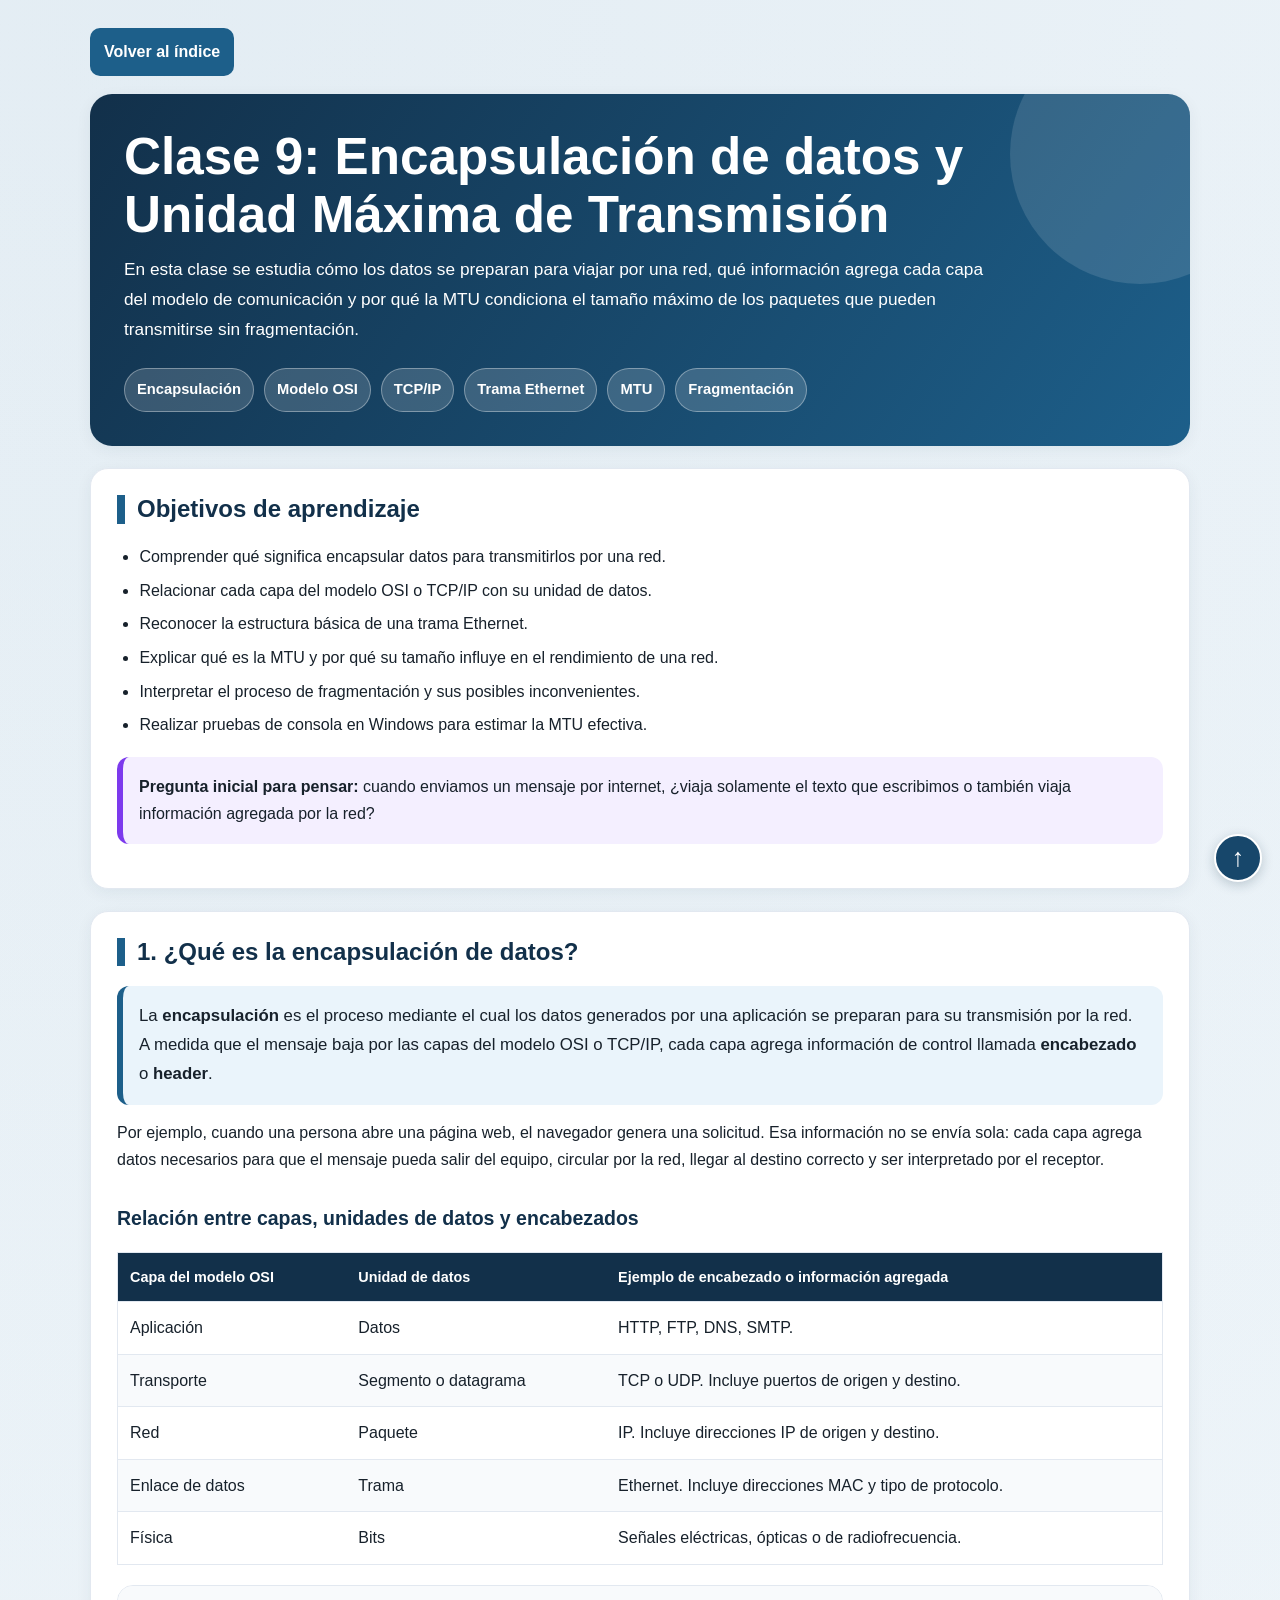
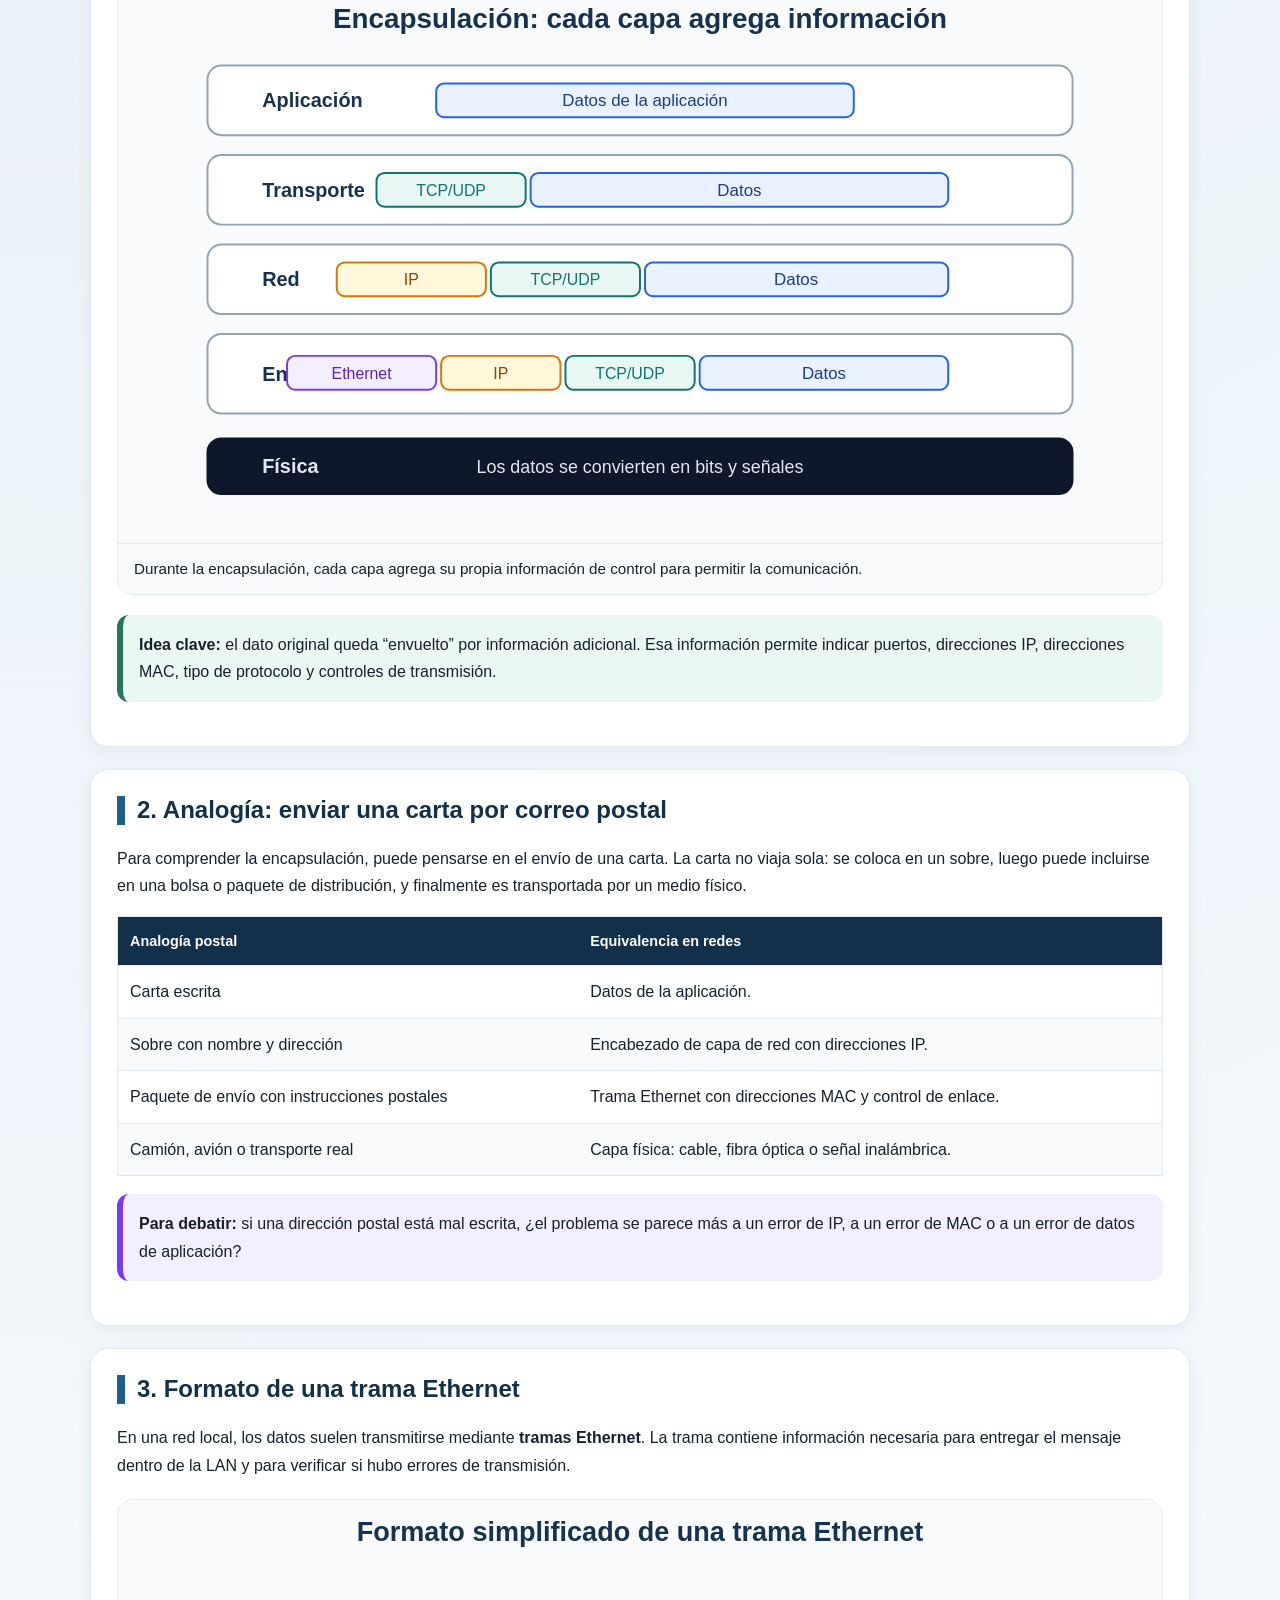
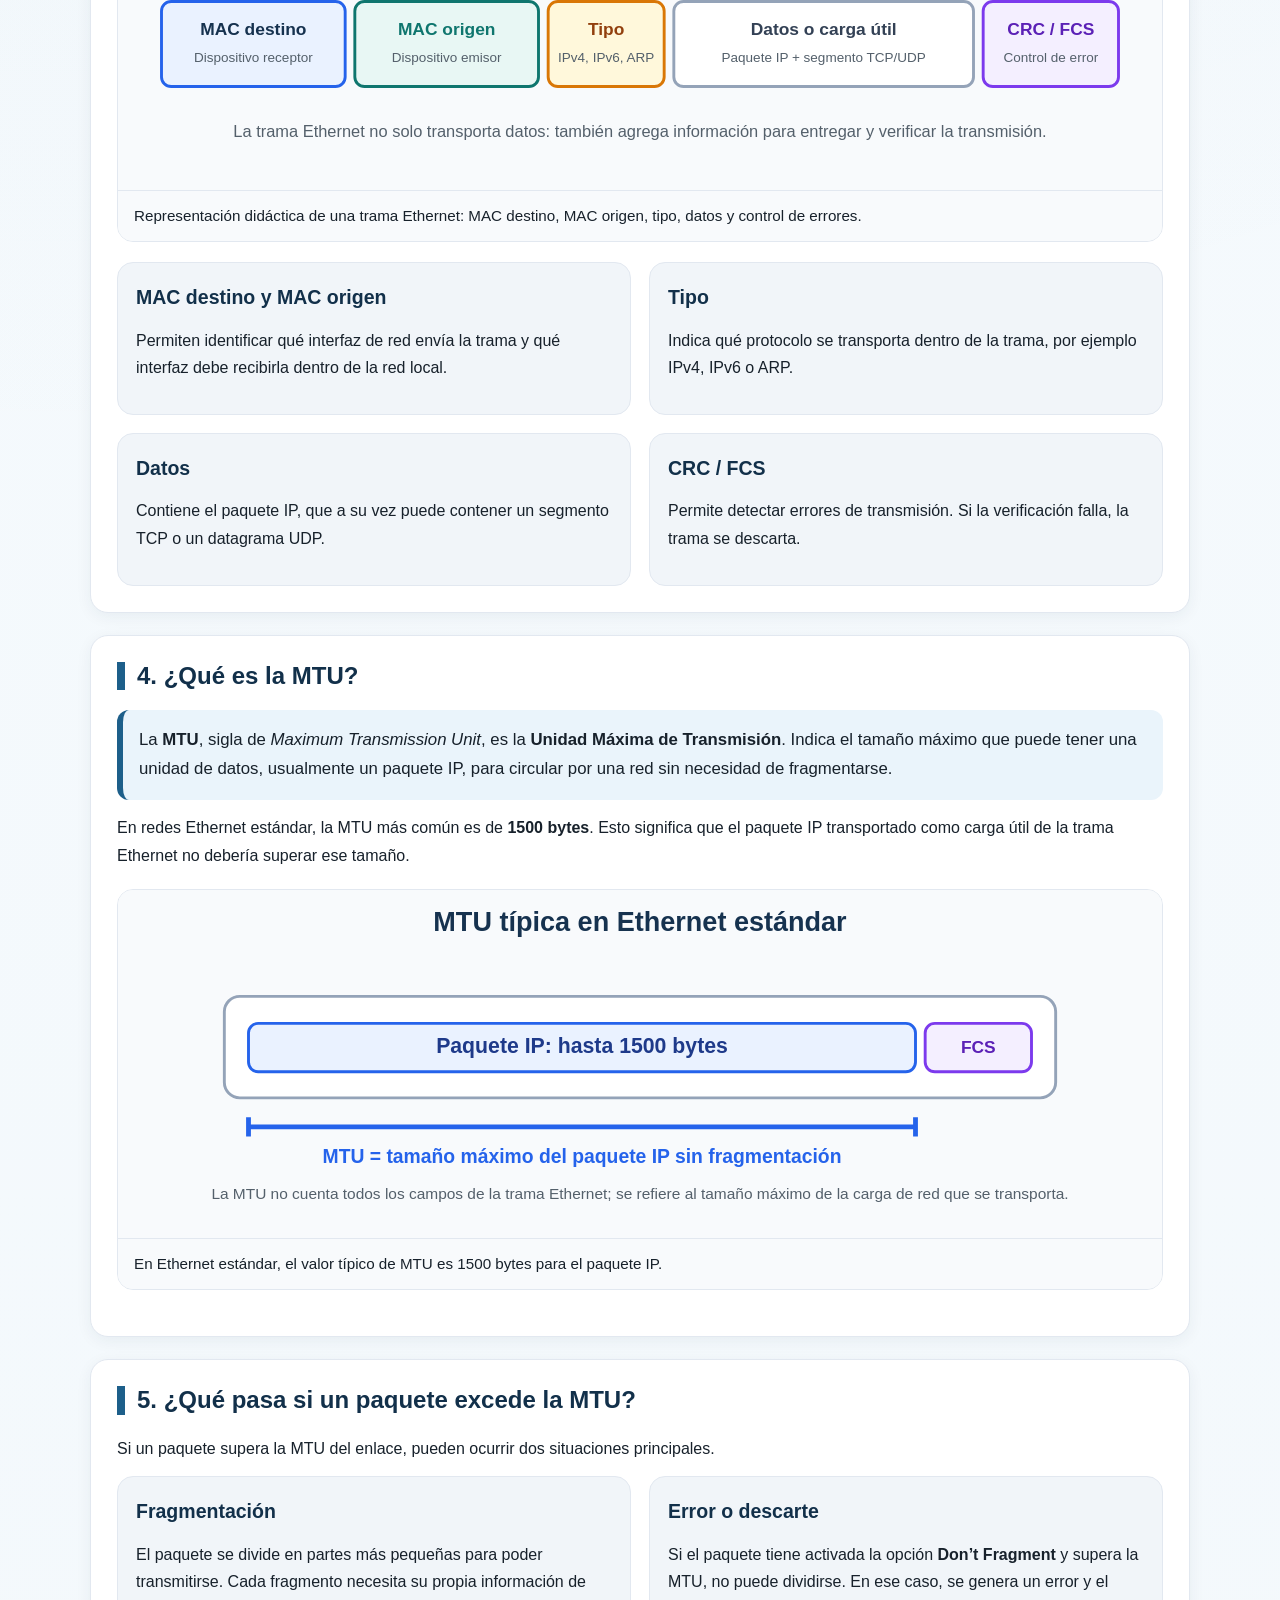
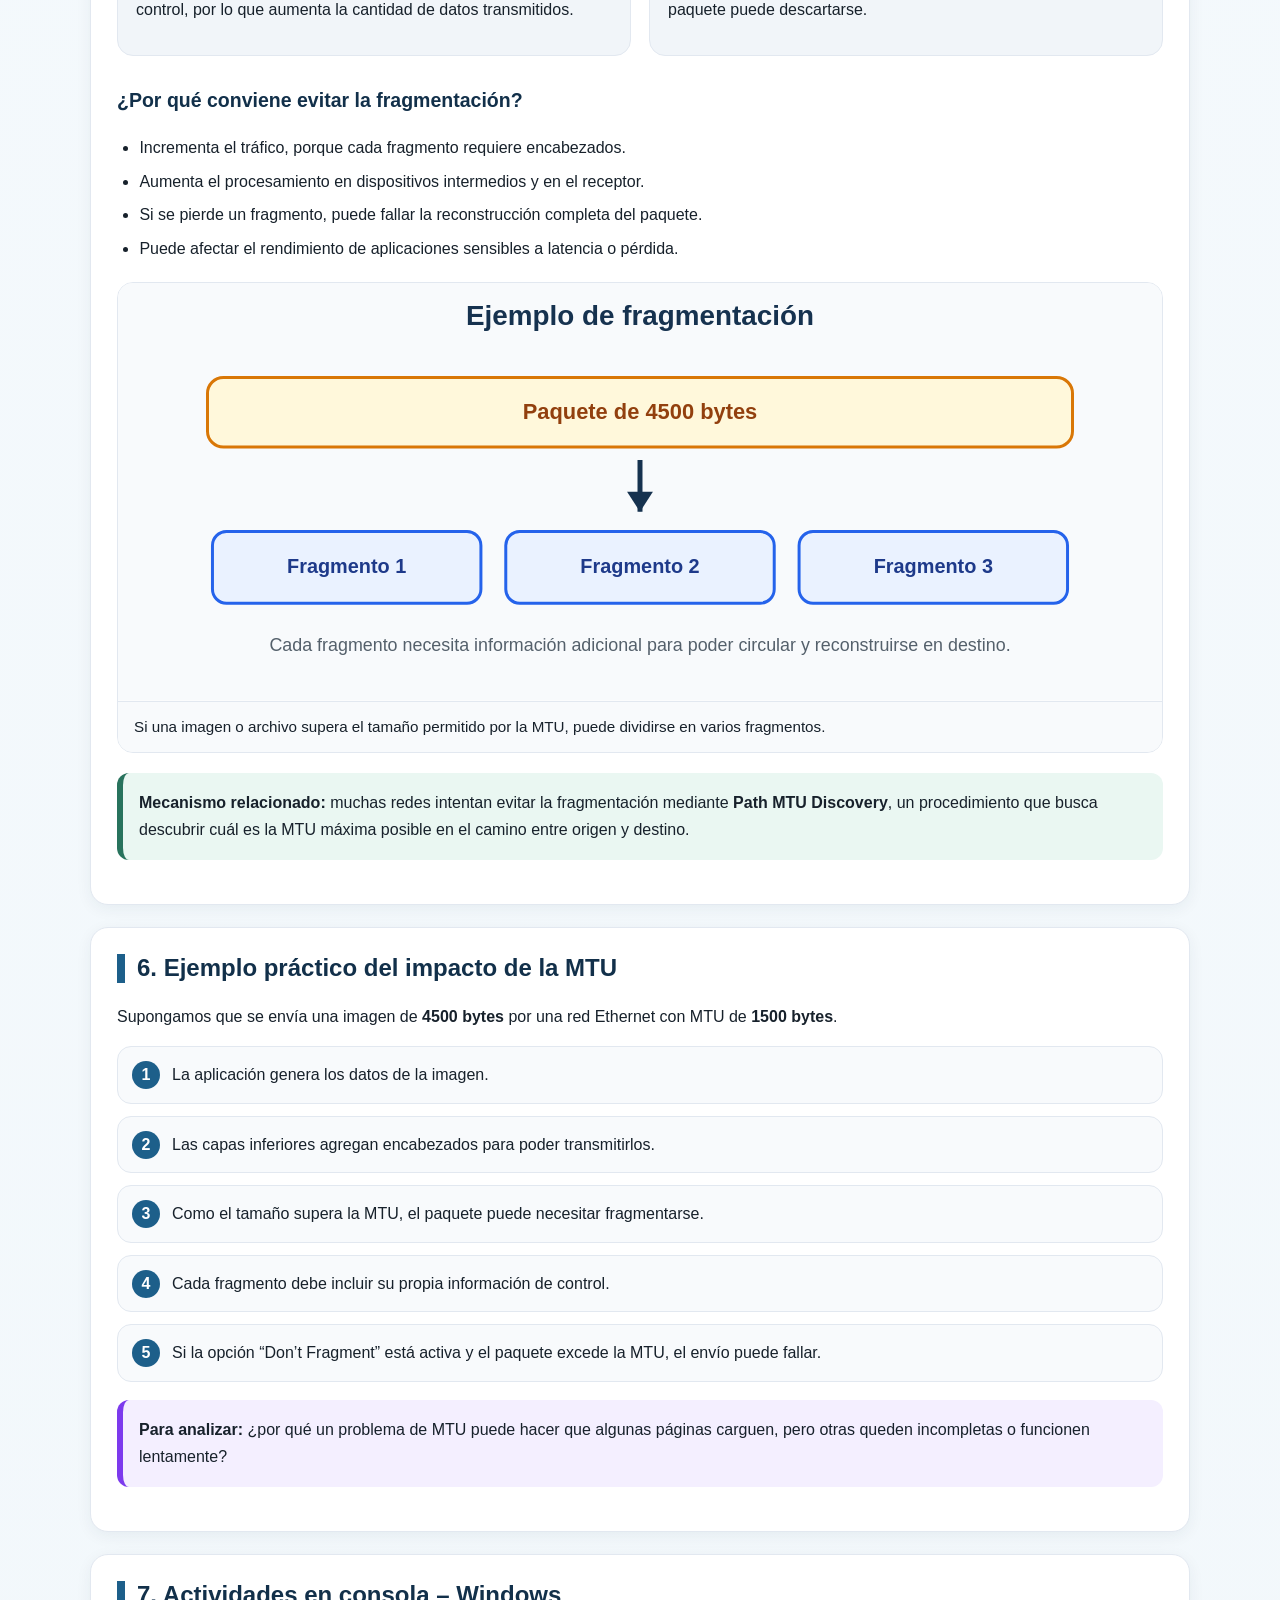
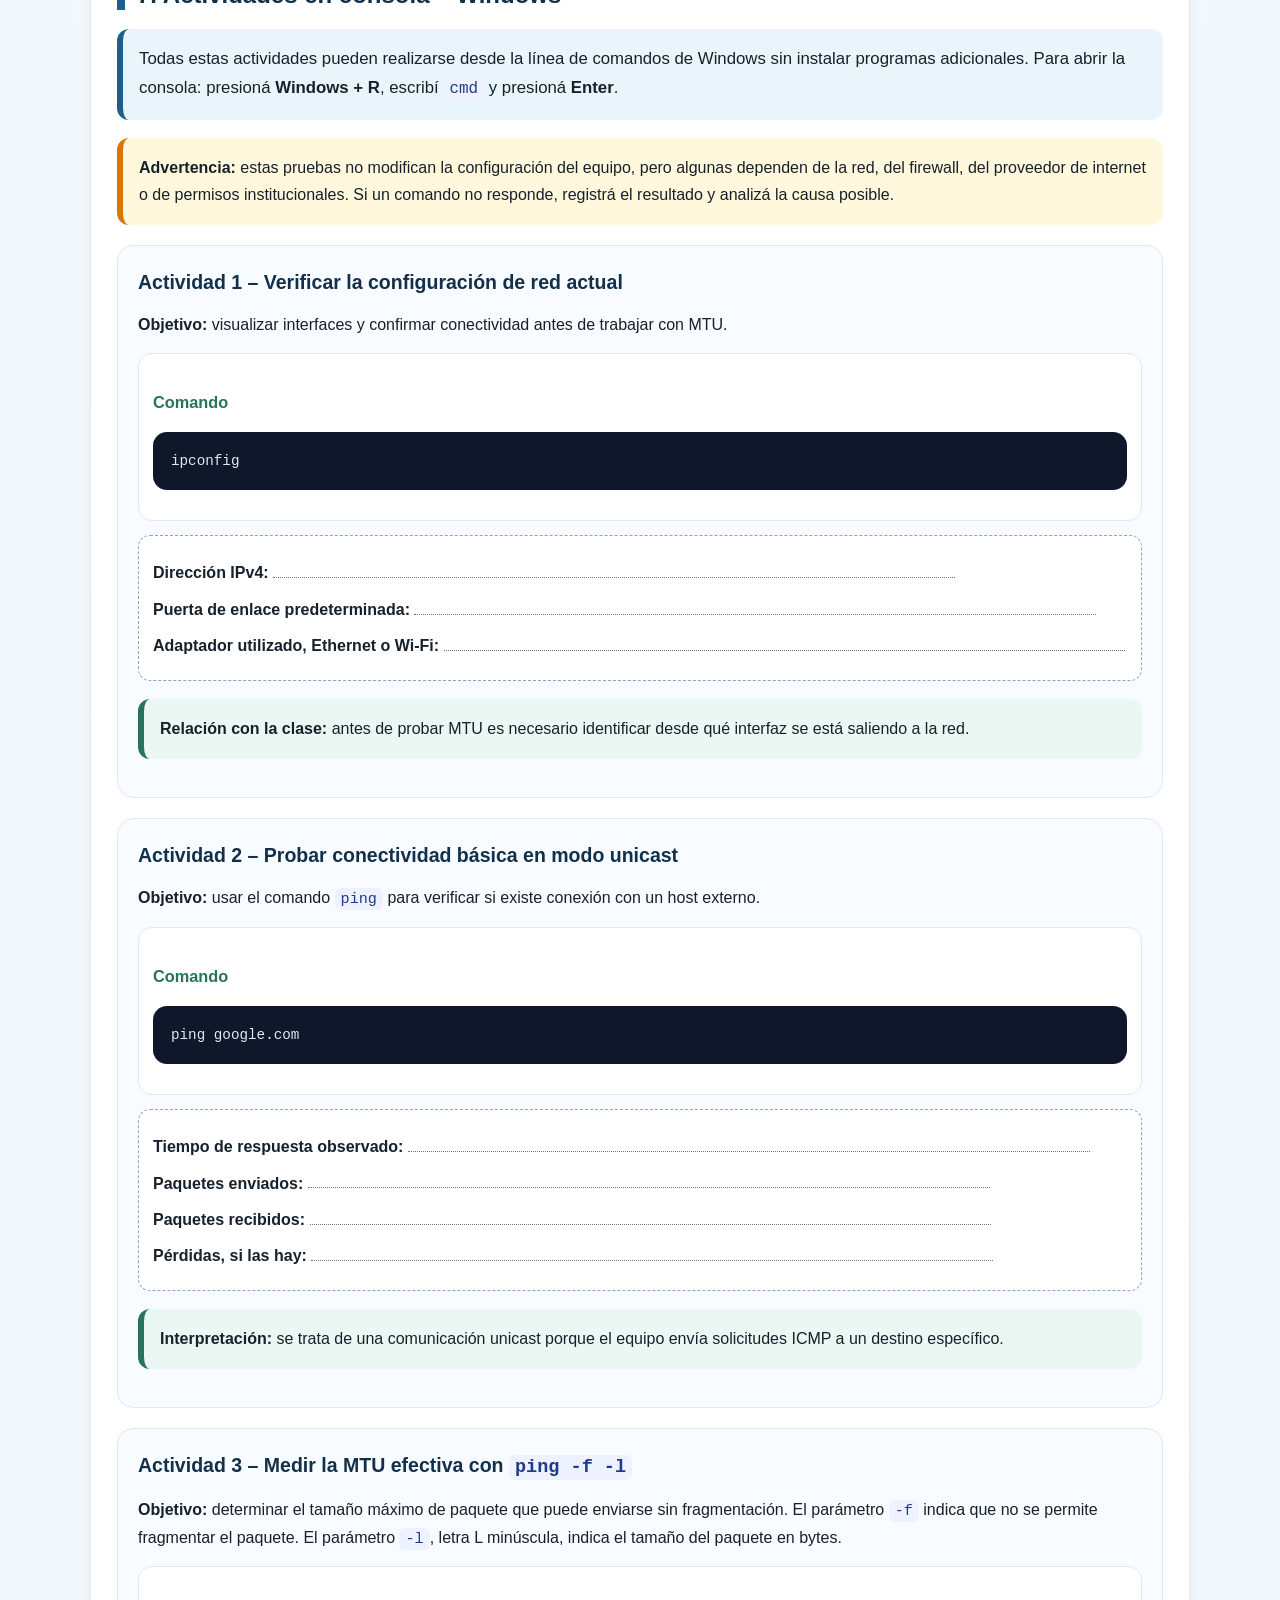
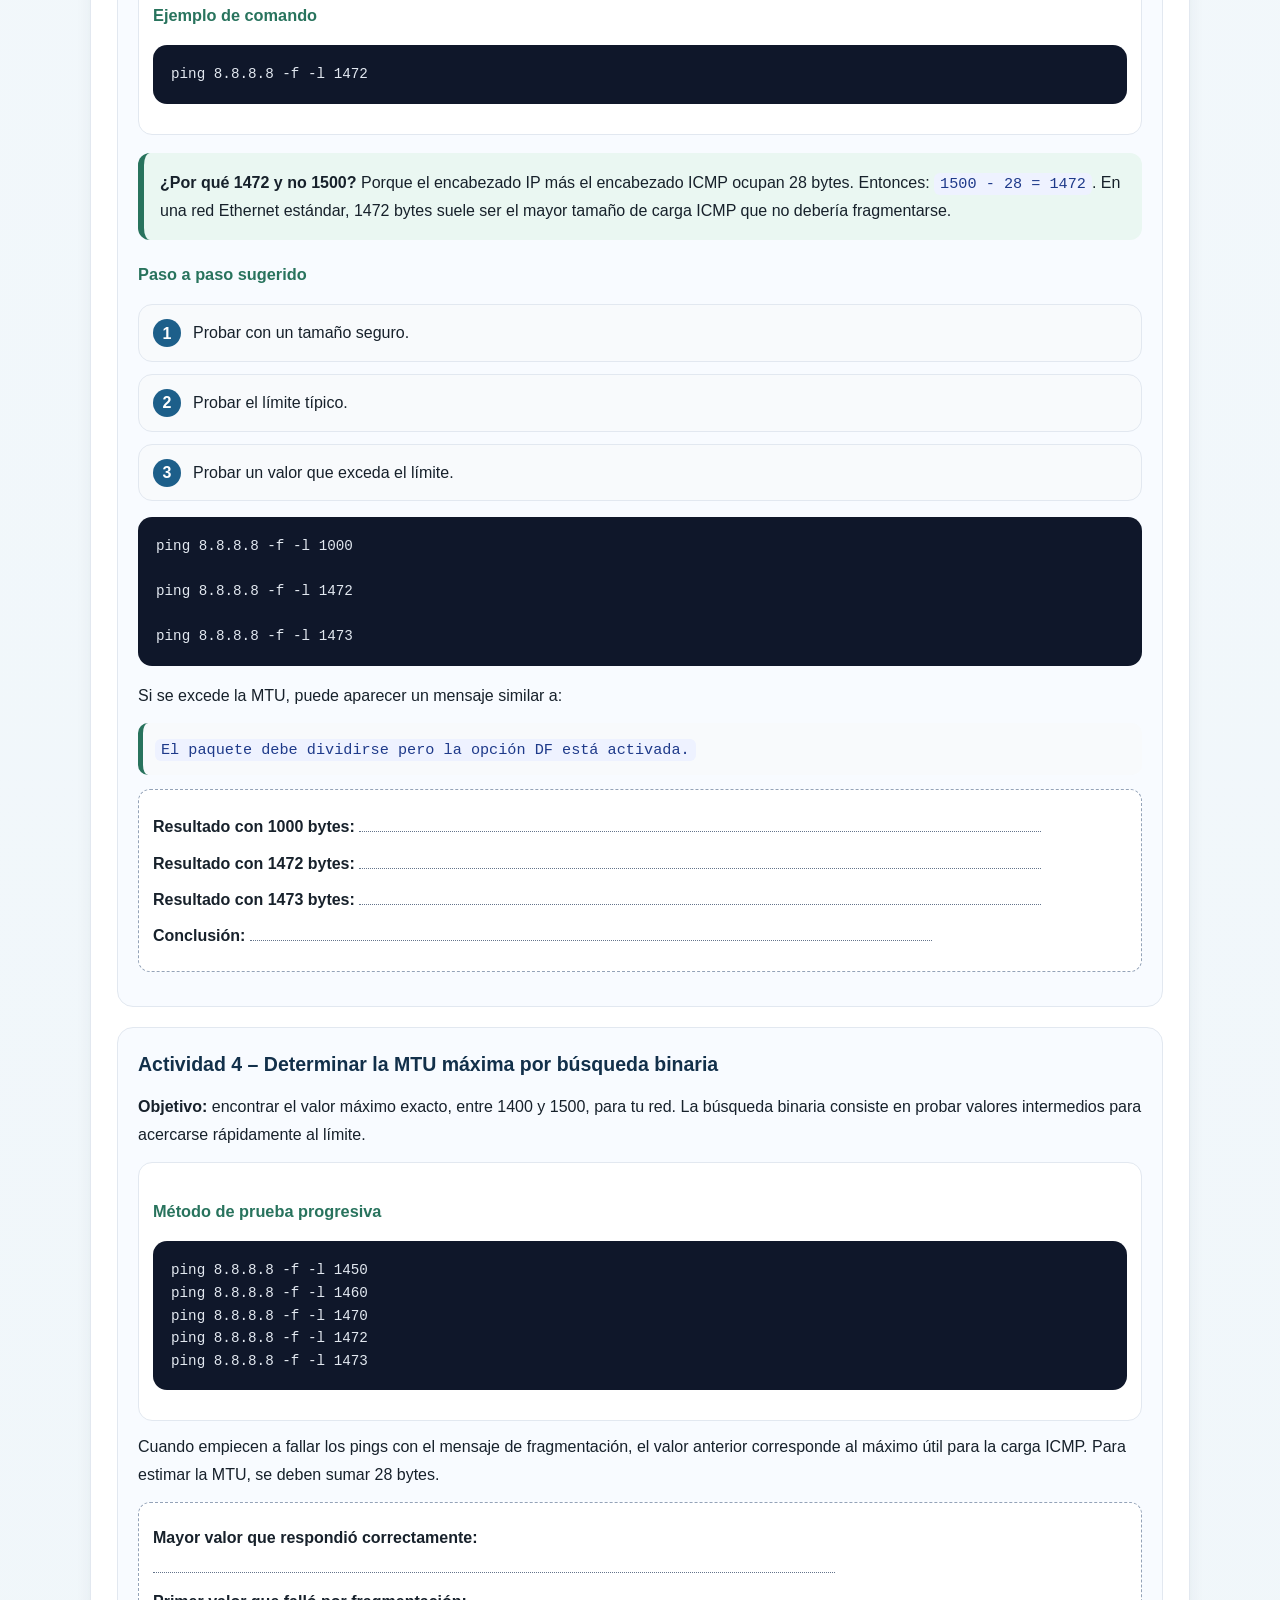
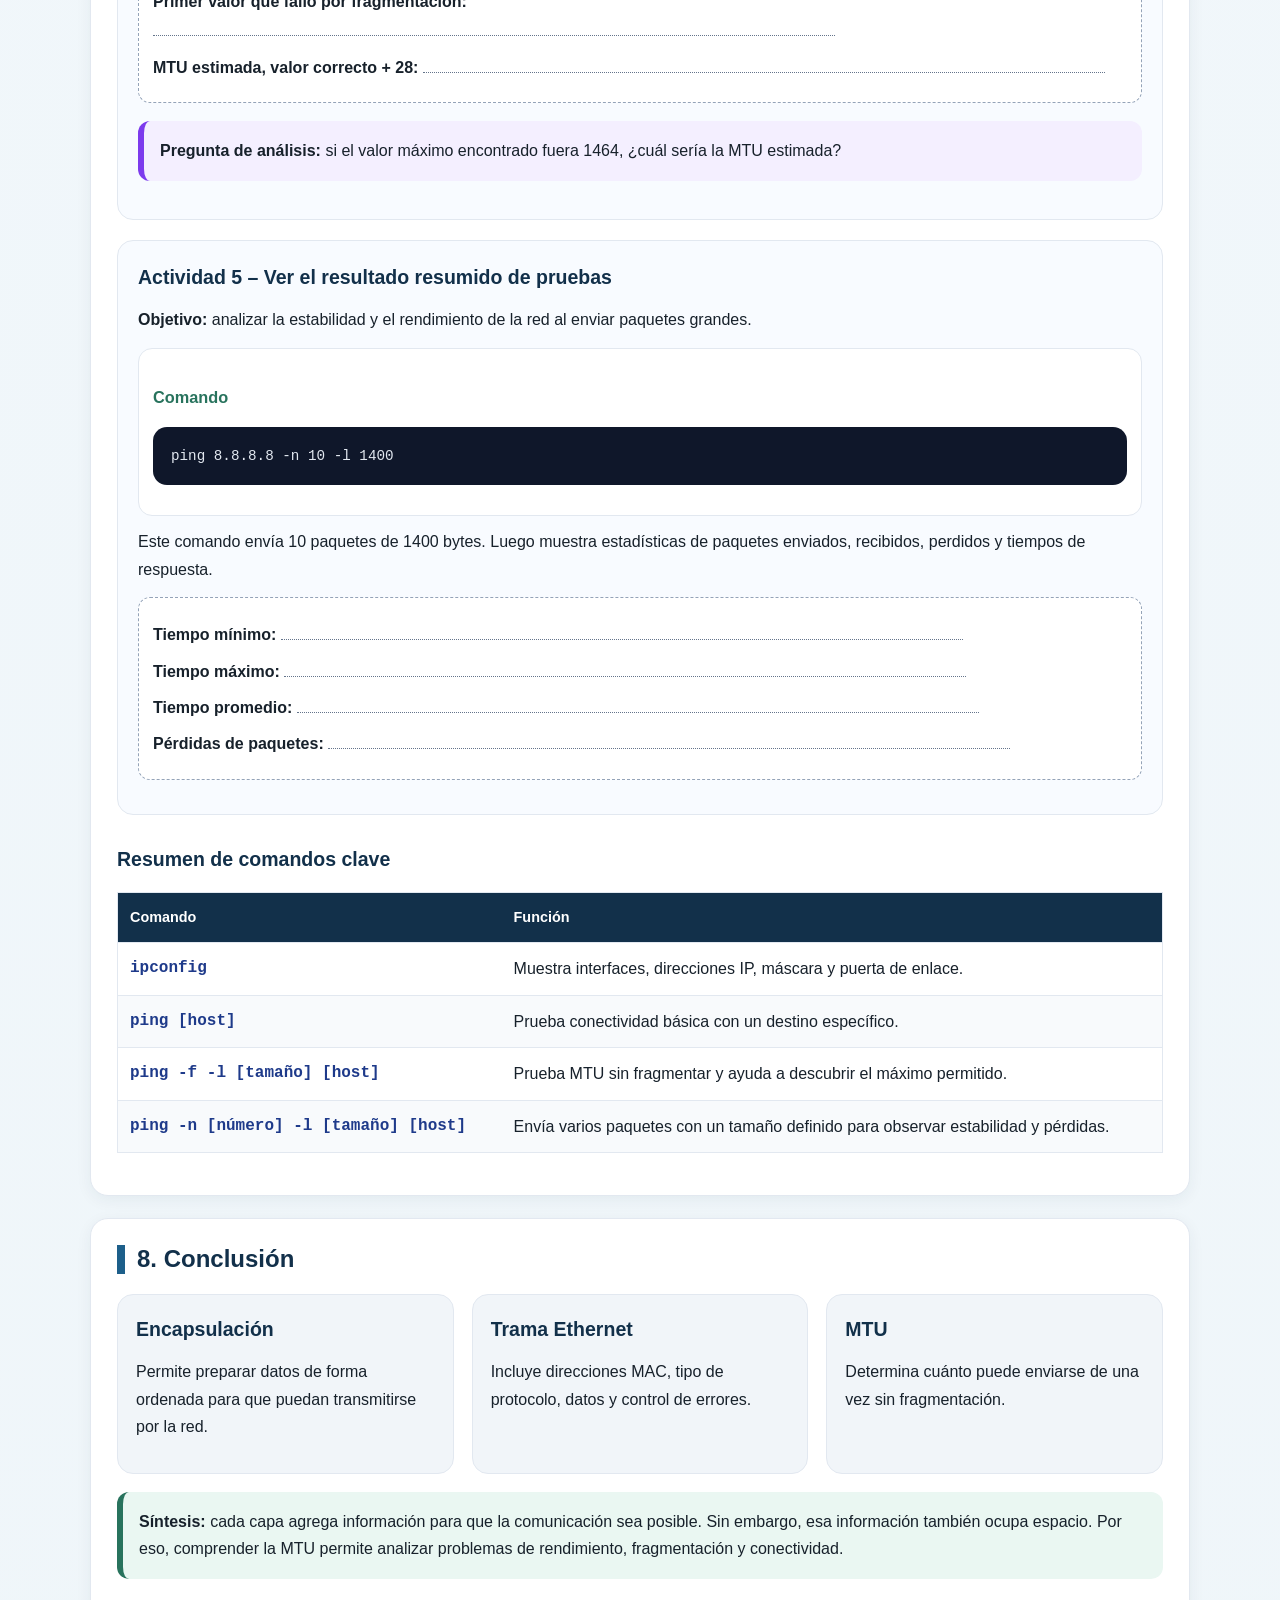
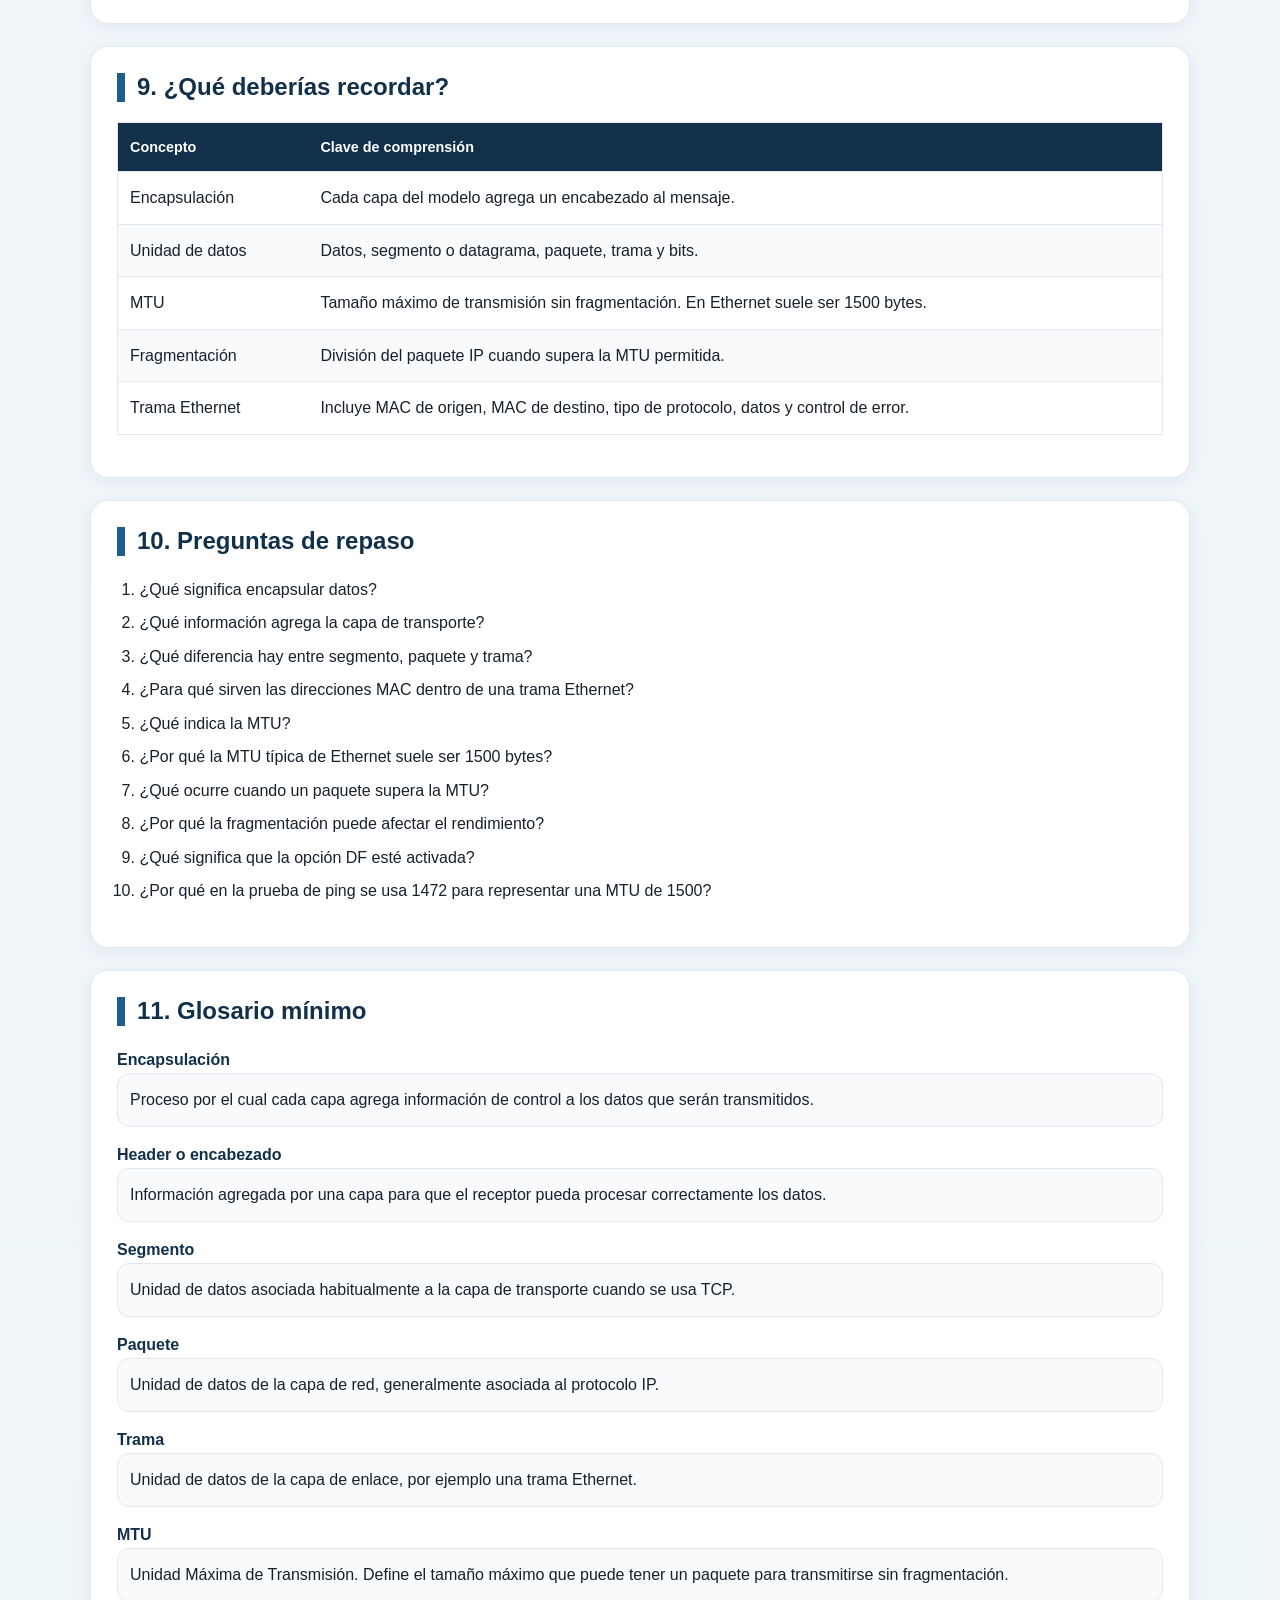
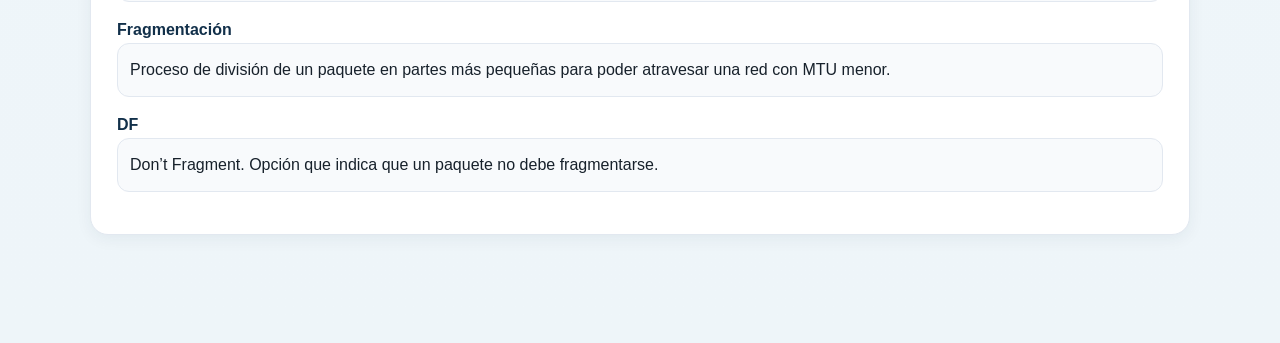
<file: clases/clase9.html>
<!DOCTYPE html>
<html lang="es">
<head>
  <meta charset="UTF-8">
  <meta name="viewport" content="width=device-width, initial-scale=1.0">
  <title>Clase 9: Encapsulación de datos y MTU</title>

  <link rel="stylesheet" href="../style.css">
  <script src="../script.js" defer></script>
</head>

<body id="inicio" data-page="clase9">
  <a class="skip-link" href="#contenido">Ir al contenido principal</a>
  <main class="contenedor" id="contenido" tabindex="-1">

    <a class="volver" href="../index.html">Volver al índice</a>

    <section class="portada">
      <h1>Clase 9: Encapsulación de datos y Unidad Máxima de Transmisión</h1>
      <p>
        En esta clase se estudia cómo los datos se preparan para viajar por una red, qué información agrega cada capa
        del modelo de comunicación y por qué la MTU condiciona el tamaño máximo de los paquetes que pueden transmitirse
        sin fragmentación.
      </p>

      <div class="etiquetas">
        <span class="etiqueta">Encapsulación</span>
        <span class="etiqueta">Modelo OSI</span>
        <span class="etiqueta">TCP/IP</span>
        <span class="etiqueta">Trama Ethernet</span>
        <span class="etiqueta">MTU</span>
        <span class="etiqueta">Fragmentación</span>
      </div>
    </section>

    <section class="bloque">
      <h2>Objetivos de aprendizaje</h2>

      <ul>
        <li>Comprender qué significa encapsular datos para transmitirlos por una red.</li>
        <li>Relacionar cada capa del modelo OSI o TCP/IP con su unidad de datos.</li>
        <li>Reconocer la estructura básica de una trama Ethernet.</li>
        <li>Explicar qué es la MTU y por qué su tamaño influye en el rendimiento de una red.</li>
        <li>Interpretar el proceso de fragmentación y sus posibles inconvenientes.</li>
        <li>Realizar pruebas de consola en Windows para estimar la MTU efectiva.</li>
      </ul>

      <div class="pregunta">
        <strong>Pregunta inicial para pensar:</strong>
        cuando enviamos un mensaje por internet, ¿viaja solamente el texto que escribimos o también viaja información agregada por la red?
      </div>
    </section>

    <section class="bloque">
      <h2>1. ¿Qué es la encapsulación de datos?</h2>

      <p class="lead">
        La <strong>encapsulación</strong> es el proceso mediante el cual los datos generados por una aplicación
        se preparan para su transmisión por la red. A medida que el mensaje baja por las capas del modelo OSI
        o TCP/IP, cada capa agrega información de control llamada <strong>encabezado</strong> o <strong>header</strong>.
      </p>

      <p>
        Por ejemplo, cuando una persona abre una página web, el navegador genera una solicitud. Esa información
        no se envía sola: cada capa agrega datos necesarios para que el mensaje pueda salir del equipo, circular por
        la red, llegar al destino correcto y ser interpretado por el receptor.
      </p>

      <h3>Relación entre capas, unidades de datos y encabezados</h3>

      <div class="table-scroll" role="region" aria-label="Tabla de datos" tabindex="0">
<table>
        <thead>
          <tr>
            <th>Capa del modelo OSI</th>
            <th>Unidad de datos</th>
            <th>Ejemplo de encabezado o información agregada</th>
          </tr>
        </thead>
        <tbody>
          <tr>
            <td>Aplicación</td>
            <td>Datos</td>
            <td>HTTP, FTP, DNS, SMTP.</td>
          </tr>
          <tr>
            <td>Transporte</td>
            <td>Segmento o datagrama</td>
            <td>TCP o UDP. Incluye puertos de origen y destino.</td>
          </tr>
          <tr>
            <td>Red</td>
            <td>Paquete</td>
            <td>IP. Incluye direcciones IP de origen y destino.</td>
          </tr>
          <tr>
            <td>Enlace de datos</td>
            <td>Trama</td>
            <td>Ethernet. Incluye direcciones MAC y tipo de protocolo.</td>
          </tr>
          <tr>
            <td>Física</td>
            <td>Bits</td>
            <td>Señales eléctricas, ópticas o de radiofrecuencia.</td>
          </tr>
        </tbody>
      </table>
</div>

      <figure class="figura">
        <svg viewBox="0 0 1050 560" role="img" aria-label="Proceso de encapsulación de datos">
          <rect class="diagram-style-1" width="1050" height="560"/>

          <text class="diagram-style-2" x="525" y="42">
            Encapsulación: cada capa agrega información
          </text>

          <g class="diagram-style-3">
            <rect class="diagram-style-14" x="90" y="80" width="870" height="70" rx="14"/>
            <text class="diagram-style-91" x="145" y="122">Aplicación</text>
            <rect class="diagram-style-92" x="320" y="98" width="420" height="34" rx="8"/>
            <text class="diagram-style-93" x="530" y="121">Datos de la aplicación</text>

            <rect class="diagram-style-14" x="90" y="170" width="870" height="70" rx="14"/>
            <text class="diagram-style-91" x="145" y="212">Transporte</text>
            <rect class="diagram-style-94" x="260" y="188" width="150" height="34" rx="8"/>
            <text class="diagram-style-95" x="335" y="211">TCP/UDP</text>
            <rect class="diagram-style-92" x="415" y="188" width="420" height="34" rx="8"/>
            <text class="diagram-style-93" x="625" y="211">Datos</text>

            <rect class="diagram-style-14" x="90" y="260" width="870" height="70" rx="14"/>
            <text class="diagram-style-91" x="145" y="302">Red</text>
            <rect class="diagram-style-89" x="220" y="278" width="150" height="34" rx="8"/>
            <text class="diagram-style-96" x="295" y="301">IP</text>
            <rect class="diagram-style-94" x="375" y="278" width="150" height="34" rx="8"/>
            <text class="diagram-style-95" x="450" y="301">TCP/UDP</text>
            <rect class="diagram-style-92" x="530" y="278" width="305" height="34" rx="8"/>
            <text class="diagram-style-93" x="682" y="301">Datos</text>

            <rect class="diagram-style-14" x="90" y="350" width="870" height="80" rx="14"/>
            <text class="diagram-style-91" x="145" y="397">Enlace</text>
            <rect class="diagram-style-97" x="170" y="372" width="150" height="34" rx="8"/>
            <text class="diagram-style-98" x="245" y="395">Ethernet</text>
            <rect class="diagram-style-89" x="325" y="372" width="120" height="34" rx="8"/>
            <text class="diagram-style-96" x="385" y="395">IP</text>
            <rect class="diagram-style-94" x="450" y="372" width="130" height="34" rx="8"/>
            <text class="diagram-style-95" x="515" y="395">TCP/UDP</text>
            <rect class="diagram-style-92" x="585" y="372" width="250" height="34" rx="8"/>
            <text class="diagram-style-93" x="710" y="395">Datos</text>

            <rect class="diagram-style-99" x="90" y="455" width="870" height="56" rx="14"/>
            <text class="diagram-style-100" x="145" y="490">Física</text>
            <text class="diagram-style-101" x="525" y="490">Los datos se convierten en bits y señales</text>
          </g>
        </svg>
        <figcaption>
          Durante la encapsulación, cada capa agrega su propia información de control para permitir la comunicación.
        </figcaption>
      </figure>

      <div class="destacado">
        <strong>Idea clave:</strong> el dato original queda “envuelto” por información adicional. Esa información
        permite indicar puertos, direcciones IP, direcciones MAC, tipo de protocolo y controles de transmisión.
      </div>
    </section>

    <section class="bloque">
      <h2>2. Analogía: enviar una carta por correo postal</h2>

      <p>
        Para comprender la encapsulación, puede pensarse en el envío de una carta. La carta no viaja sola: se coloca
        en un sobre, luego puede incluirse en una bolsa o paquete de distribución, y finalmente es transportada por
        un medio físico.
      </p>

      <div class="table-scroll" role="region" aria-label="Tabla de datos" tabindex="0">
<table>
        <thead>
          <tr>
            <th>Analogía postal</th>
            <th>Equivalencia en redes</th>
          </tr>
        </thead>
        <tbody>
          <tr>
            <td>Carta escrita</td>
            <td>Datos de la aplicación.</td>
          </tr>
          <tr>
            <td>Sobre con nombre y dirección</td>
            <td>Encabezado de capa de red con direcciones IP.</td>
          </tr>
          <tr>
            <td>Paquete de envío con instrucciones postales</td>
            <td>Trama Ethernet con direcciones MAC y control de enlace.</td>
          </tr>
          <tr>
            <td>Camión, avión o transporte real</td>
            <td>Capa física: cable, fibra óptica o señal inalámbrica.</td>
          </tr>
        </tbody>
      </table>
</div>

      <div class="pregunta">
        <strong>Para debatir:</strong> si una dirección postal está mal escrita, ¿el problema se parece más a un error de IP,
        a un error de MAC o a un error de datos de aplicación?
      </div>
    </section>

    <section class="bloque">
      <h2>3. Formato de una trama Ethernet</h2>

      <p>
        En una red local, los datos suelen transmitirse mediante <strong>tramas Ethernet</strong>. La trama contiene
        información necesaria para entregar el mensaje dentro de la LAN y para verificar si hubo errores de transmisión.
      </p>

      <figure class="figura">
        <svg viewBox="0 0 1080 300" role="img" aria-label="Formato de una trama Ethernet">
          <rect class="diagram-style-1" width="1080" height="300"/>
          <text class="diagram-style-2" x="540" y="42">
            Formato simplificado de una trama Ethernet
          </text>

          <g class="diagram-style-3">
            <rect class="diagram-style-4" x="45" y="105" width="190" height="88" rx="10"/>
            <text class="diagram-style-102" x="140" y="140">MAC destino</text>
            <text class="diagram-style-77" x="140" y="168">Dispositivo receptor</text>

            <rect class="diagram-style-7" x="245" y="105" width="190" height="88" rx="10"/>
            <text class="diagram-style-103" x="340" y="140">MAC origen</text>
            <text class="diagram-style-77" x="340" y="168">Dispositivo emisor</text>

            <rect class="diagram-style-9" x="445" y="105" width="120" height="88" rx="10"/>
            <text class="diagram-style-90" x="505" y="140">Tipo</text>
            <text class="diagram-style-77" x="505" y="168">IPv4, IPv6, ARP</text>

            <rect class="diagram-style-29" x="575" y="105" width="310" height="88" rx="10"/>
            <text class="diagram-style-104" x="730" y="140">Datos o carga útil</text>
            <text class="diagram-style-77" x="730" y="168">Paquete IP + segmento TCP/UDP</text>

            <rect class="diagram-style-81" x="895" y="105" width="140" height="88" rx="10"/>
            <text class="diagram-style-105" x="965" y="140">CRC / FCS</text>
            <text class="diagram-style-77" x="965" y="168">Control de error</text>

            <text class="diagram-style-83" x="540" y="245">
              La trama Ethernet no solo transporta datos: también agrega información para entregar y verificar la transmisión.
            </text>
          </g>
        </svg>
        <figcaption>
          Representación didáctica de una trama Ethernet: MAC destino, MAC origen, tipo, datos y control de errores.
        </figcaption>
      </figure>

      <div class="grid-2">
        <div class="tarjeta">
          <h3>MAC destino y MAC origen</h3>
          <p>
            Permiten identificar qué interfaz de red envía la trama y qué interfaz debe recibirla dentro de la red local.
          </p>
        </div>

        <div class="tarjeta">
          <h3>Tipo</h3>
          <p>
            Indica qué protocolo se transporta dentro de la trama, por ejemplo IPv4, IPv6 o ARP.
          </p>
        </div>

        <div class="tarjeta">
          <h3>Datos</h3>
          <p>
            Contiene el paquete IP, que a su vez puede contener un segmento TCP o un datagrama UDP.
          </p>
        </div>

        <div class="tarjeta">
          <h3>CRC / FCS</h3>
          <p>
            Permite detectar errores de transmisión. Si la verificación falla, la trama se descarta.
          </p>
        </div>
      </div>
    </section>

    <section class="bloque">
      <h2>4. ¿Qué es la MTU?</h2>

      <p class="lead">
        La <strong>MTU</strong>, sigla de <em>Maximum Transmission Unit</em>, es la <strong>Unidad Máxima de Transmisión</strong>.
        Indica el tamaño máximo que puede tener una unidad de datos, usualmente un paquete IP, para circular por una red
        sin necesidad de fragmentarse.
      </p>

      <p>
        En redes Ethernet estándar, la MTU más común es de <strong>1500 bytes</strong>. Esto significa que el paquete IP
        transportado como carga útil de la trama Ethernet no debería superar ese tamaño.
      </p>

      <figure class="figura">
        <svg viewBox="0 0 1080 360" role="img" aria-label="Representación de MTU Ethernet">
          <rect class="diagram-style-1" width="1080" height="360"/>
          <text class="diagram-style-2" x="540" y="42">
            MTU típica en Ethernet estándar
          </text>

          <g class="diagram-style-3">
            <rect class="diagram-style-29" x="110" y="110" width="860" height="105" rx="16"/>
            <rect class="diagram-style-4" x="135" y="138" width="690" height="50" rx="10"/>
            <text class="diagram-style-106" x="480" y="169">Paquete IP: hasta 1500 bytes</text>
            <rect class="diagram-style-81" x="835" y="138" width="110" height="50" rx="10"/>
            <text class="diagram-style-105" x="890" y="169">FCS</text>

            <line class="diagram-style-86" x1="135" y1="245" x2="825" y2="245"/>
            <line class="diagram-style-86" x1="135" y1="235" x2="135" y2="255"/>
            <line class="diagram-style-86" x1="825" y1="235" x2="825" y2="255"/>
            <text class="diagram-style-74" x="480" y="282">
              MTU = tamaño máximo del paquete IP sin fragmentación
            </text>

            <text class="diagram-style-6" x="540" y="320">
              La MTU no cuenta todos los campos de la trama Ethernet; se refiere al tamaño máximo de la carga de red que se transporta.
            </text>
          </g>
        </svg>
        <figcaption>
          En Ethernet estándar, el valor típico de MTU es 1500 bytes para el paquete IP.
        </figcaption>
      </figure>
    </section>

    <section class="bloque">
      <h2>5. ¿Qué pasa si un paquete excede la MTU?</h2>

      <p>
        Si un paquete supera la MTU del enlace, pueden ocurrir dos situaciones principales.
      </p>

      <div class="grid-2">
        <div class="tarjeta">
          <h3>Fragmentación</h3>
          <p>
            El paquete se divide en partes más pequeñas para poder transmitirse. Cada fragmento necesita su propia
            información de control, por lo que aumenta la cantidad de datos transmitidos.
          </p>
        </div>

        <div class="tarjeta">
          <h3>Error o descarte</h3>
          <p>
            Si el paquete tiene activada la opción <strong>Don’t Fragment</strong> y supera la MTU, no puede dividirse.
            En ese caso, se genera un error y el paquete puede descartarse.
          </p>
        </div>
      </div>

      <h3>¿Por qué conviene evitar la fragmentación?</h3>

      <ul>
        <li>Incrementa el tráfico, porque cada fragmento requiere encabezados.</li>
        <li>Aumenta el procesamiento en dispositivos intermedios y en el receptor.</li>
        <li>Si se pierde un fragmento, puede fallar la reconstrucción completa del paquete.</li>
        <li>Puede afectar el rendimiento de aplicaciones sensibles a latencia o pérdida.</li>
      </ul>

      <figure class="figura">
        <svg viewBox="0 0 1050 420" role="img" aria-label="Fragmentación de un paquete al superar la MTU">
          <rect class="diagram-style-1" width="1050" height="420"/>
          <text class="diagram-style-2" x="525" y="42">
            Ejemplo de fragmentación
          </text>

          <g class="diagram-style-3">
            <rect class="diagram-style-9" x="90" y="95" width="870" height="70" rx="16"/>
            <text class="diagram-style-10" x="525" y="137">
              Paquete de 4500 bytes
            </text>

            <line class="diagram-style-11" x1="525" y1="178" x2="525" y2="230"/>
            <polygon class="diagram-style-12" points="525,230 512,210 538,210"/>

            <rect class="diagram-style-4" x="95" y="250" width="270" height="72" rx="14"/>
            <text class="diagram-style-107" x="230" y="292">Fragmento 1</text>

            <rect class="diagram-style-4" x="390" y="250" width="270" height="72" rx="14"/>
            <text class="diagram-style-107" x="525" y="292">Fragmento 2</text>

            <rect class="diagram-style-4" x="685" y="250" width="270" height="72" rx="14"/>
            <text class="diagram-style-107" x="820" y="292">Fragmento 3</text>

            <text class="diagram-style-17" x="525" y="370">
              Cada fragmento necesita información adicional para poder circular y reconstruirse en destino.
            </text>
          </g>
        </svg>
        <figcaption>
          Si una imagen o archivo supera el tamaño permitido por la MTU, puede dividirse en varios fragmentos.
        </figcaption>
      </figure>

      <div class="destacado">
        <strong>Mecanismo relacionado:</strong> muchas redes intentan evitar la fragmentación mediante
        <strong>Path MTU Discovery</strong>, un procedimiento que busca descubrir cuál es la MTU máxima posible
        en el camino entre origen y destino.
      </div>
    </section>

    <section class="bloque">
      <h2>6. Ejemplo práctico del impacto de la MTU</h2>

      <p>
        Supongamos que se envía una imagen de <strong>4500 bytes</strong> por una red Ethernet con MTU de
        <strong>1500 bytes</strong>.
      </p>

      <ol class="pasos">
        <li>La aplicación genera los datos de la imagen.</li>
        <li>Las capas inferiores agregan encabezados para poder transmitirlos.</li>
        <li>Como el tamaño supera la MTU, el paquete puede necesitar fragmentarse.</li>
        <li>Cada fragmento debe incluir su propia información de control.</li>
        <li>Si la opción “Don’t Fragment” está activa y el paquete excede la MTU, el envío puede fallar.</li>
      </ol>

      <div class="pregunta">
        <strong>Para analizar:</strong> ¿por qué un problema de MTU puede hacer que algunas páginas carguen,
        pero otras queden incompletas o funcionen lentamente?
      </div>
    </section>

    <section class="bloque">
      <h2>7. Actividades en consola – Windows</h2>

      <p class="lead">
        Todas estas actividades pueden realizarse desde la línea de comandos de Windows sin instalar programas adicionales.
        Para abrir la consola: presioná <strong>Windows + R</strong>, escribí <code>cmd</code> y presioná <strong>Enter</strong>.
      </p>

      <div class="advertencia">
        <strong>Advertencia:</strong> estas pruebas no modifican la configuración del equipo, pero algunas dependen de la red,
        del firewall, del proveedor de internet o de permisos institucionales. Si un comando no responde, registrá el resultado
        y analizá la causa posible.
      </div>

      <article class="consola-lab">
        <h3>Actividad 1 – Verificar la configuración de red actual</h3>

        <p><strong>Objetivo:</strong> visualizar interfaces y confirmar conectividad antes de trabajar con MTU.</p>

        <div class="paso-comando">
          <h4>Comando</h4>
          <pre><code>ipconfig</code></pre>
        </div>

        <div class="campo-respuesta">
          <p><strong>Dirección IPv4:</strong> <span class="linea-respuesta"></span></p>
          <p><strong>Puerta de enlace predeterminada:</strong> <span class="linea-respuesta"></span></p>
          <p><strong>Adaptador utilizado, Ethernet o Wi-Fi:</strong> <span class="linea-respuesta"></span></p>
        </div>

        <div class="destacado">
          <strong>Relación con la clase:</strong> antes de probar MTU es necesario identificar desde qué interfaz
          se está saliendo a la red.
        </div>
      </article>

      <article class="consola-lab">
        <h3>Actividad 2 – Probar conectividad básica en modo unicast</h3>

        <p>
          <strong>Objetivo:</strong> usar el comando <code>ping</code> para verificar si existe conexión con un host externo.
        </p>

        <div class="paso-comando">
          <h4>Comando</h4>
          <pre><code>ping google.com</code></pre>
        </div>

        <div class="campo-respuesta">
          <p><strong>Tiempo de respuesta observado:</strong> <span class="linea-respuesta"></span></p>
          <p><strong>Paquetes enviados:</strong> <span class="linea-respuesta"></span></p>
          <p><strong>Paquetes recibidos:</strong> <span class="linea-respuesta"></span></p>
          <p><strong>Pérdidas, si las hay:</strong> <span class="linea-respuesta"></span></p>
        </div>

        <div class="destacado">
          <strong>Interpretación:</strong> se trata de una comunicación unicast porque el equipo envía solicitudes
          ICMP a un destino específico.
        </div>
      </article>

      <article class="consola-lab">
        <h3>Actividad 3 – Medir la MTU efectiva con <code>ping -f -l</code></h3>

        <p>
          <strong>Objetivo:</strong> determinar el tamaño máximo de paquete que puede enviarse sin fragmentación.
          El parámetro <code>-f</code> indica que no se permite fragmentar el paquete. El parámetro <code>-l</code>,
          letra L minúscula, indica el tamaño del paquete en bytes.
        </p>

        <div class="paso-comando">
          <h4>Ejemplo de comando</h4>
          <pre><code>ping 8.8.8.8 -f -l 1472</code></pre>
        </div>

        <div class="destacado">
          <strong>¿Por qué 1472 y no 1500?</strong>
          Porque el encabezado IP más el encabezado ICMP ocupan 28 bytes. Entonces:
          <code>1500 - 28 = 1472</code>. En una red Ethernet estándar, 1472 bytes suele ser el mayor tamaño de carga ICMP
          que no debería fragmentarse.
        </div>

        <h4>Paso a paso sugerido</h4>

        <ol class="pasos">
          <li>Probar con un tamaño seguro.</li>
          <li>Probar el límite típico.</li>
          <li>Probar un valor que exceda el límite.</li>
        </ol>

        <pre><code>ping 8.8.8.8 -f -l 1000

ping 8.8.8.8 -f -l 1472

ping 8.8.8.8 -f -l 1473</code></pre>

        <p>
          Si se excede la MTU, puede aparecer un mensaje similar a:
        </p>

        <div class="salida-ejemplo">
          <code>El paquete debe dividirse pero la opción DF está activada.</code>
        </div>

        <div class="campo-respuesta">
          <p><strong>Resultado con 1000 bytes:</strong> <span class="linea-respuesta"></span></p>
          <p><strong>Resultado con 1472 bytes:</strong> <span class="linea-respuesta"></span></p>
          <p><strong>Resultado con 1473 bytes:</strong> <span class="linea-respuesta"></span></p>
          <p><strong>Conclusión:</strong> <span class="linea-respuesta"></span></p>
        </div>
      </article>

      <article class="consola-lab">
        <h3>Actividad 4 – Determinar la MTU máxima por búsqueda binaria</h3>

        <p>
          <strong>Objetivo:</strong> encontrar el valor máximo exacto, entre 1400 y 1500, para tu red.
          La búsqueda binaria consiste en probar valores intermedios para acercarse rápidamente al límite.
        </p>

        <div class="paso-comando">
          <h4>Método de prueba progresiva</h4>
          <pre><code>ping 8.8.8.8 -f -l 1450
ping 8.8.8.8 -f -l 1460
ping 8.8.8.8 -f -l 1470
ping 8.8.8.8 -f -l 1472
ping 8.8.8.8 -f -l 1473</code></pre>
        </div>

        <p>
          Cuando empiecen a fallar los pings con el mensaje de fragmentación, el valor anterior corresponde al
          máximo útil para la carga ICMP. Para estimar la MTU, se deben sumar 28 bytes.
        </p>

        <div class="campo-respuesta">
          <p><strong>Mayor valor que respondió correctamente:</strong> <span class="linea-respuesta"></span></p>
          <p><strong>Primer valor que falló por fragmentación:</strong> <span class="linea-respuesta"></span></p>
          <p><strong>MTU estimada, valor correcto + 28:</strong> <span class="linea-respuesta"></span></p>
        </div>

        <div class="pregunta">
          <strong>Pregunta de análisis:</strong> si el valor máximo encontrado fuera 1464, ¿cuál sería la MTU estimada?
        </div>
      </article>

      <article class="consola-lab">
        <h3>Actividad 5 – Ver el resultado resumido de pruebas</h3>

        <p>
          <strong>Objetivo:</strong> analizar la estabilidad y el rendimiento de la red al enviar paquetes grandes.
        </p>

        <div class="paso-comando">
          <h4>Comando</h4>
          <pre><code>ping 8.8.8.8 -n 10 -l 1400</code></pre>
        </div>

        <p>
          Este comando envía 10 paquetes de 1400 bytes. Luego muestra estadísticas de paquetes enviados, recibidos,
          perdidos y tiempos de respuesta.
        </p>

        <div class="campo-respuesta">
          <p><strong>Tiempo mínimo:</strong> <span class="linea-respuesta"></span></p>
          <p><strong>Tiempo máximo:</strong> <span class="linea-respuesta"></span></p>
          <p><strong>Tiempo promedio:</strong> <span class="linea-respuesta"></span></p>
          <p><strong>Pérdidas de paquetes:</strong> <span class="linea-respuesta"></span></p>
        </div>
      </article>

      <h3>Resumen de comandos clave</h3>

      <div class="table-scroll" role="region" aria-label="Tabla de datos" tabindex="0">
<table class="tabla-comandos">
        <thead>
          <tr>
            <th>Comando</th>
            <th>Función</th>
          </tr>
        </thead>
        <tbody>
          <tr>
            <td>ipconfig</td>
            <td>Muestra interfaces, direcciones IP, máscara y puerta de enlace.</td>
          </tr>
          <tr>
            <td>ping [host]</td>
            <td>Prueba conectividad básica con un destino específico.</td>
          </tr>
          <tr>
            <td>ping -f -l [tamaño] [host]</td>
            <td>Prueba MTU sin fragmentar y ayuda a descubrir el máximo permitido.</td>
          </tr>
          <tr>
            <td>ping -n [número] -l [tamaño] [host]</td>
            <td>Envía varios paquetes con un tamaño definido para observar estabilidad y pérdidas.</td>
          </tr>
        </tbody>
      </table>
</div>
    </section>

    <section class="bloque">
      <h2>8. Conclusión</h2>

      <div class="grid-3">
        <div class="tarjeta">
          <h3>Encapsulación</h3>
          <p>
            Permite preparar datos de forma ordenada para que puedan transmitirse por la red.
          </p>
        </div>

        <div class="tarjeta">
          <h3>Trama Ethernet</h3>
          <p>
            Incluye direcciones MAC, tipo de protocolo, datos y control de errores.
          </p>
        </div>

        <div class="tarjeta">
          <h3>MTU</h3>
          <p>
            Determina cuánto puede enviarse de una vez sin fragmentación.
          </p>
        </div>
      </div>

      <div class="destacado">
        <strong>Síntesis:</strong> cada capa agrega información para que la comunicación sea posible. Sin embargo,
        esa información también ocupa espacio. Por eso, comprender la MTU permite analizar problemas de rendimiento,
        fragmentación y conectividad.
      </div>
    </section>

    <section class="bloque">
      <h2>9. ¿Qué deberías recordar?</h2>

      <div class="table-scroll" role="region" aria-label="Tabla de datos" tabindex="0">
<table>
        <thead>
          <tr>
            <th>Concepto</th>
            <th>Clave de comprensión</th>
          </tr>
        </thead>
        <tbody>
          <tr>
            <td>Encapsulación</td>
            <td>Cada capa del modelo agrega un encabezado al mensaje.</td>
          </tr>
          <tr>
            <td>Unidad de datos</td>
            <td>Datos, segmento o datagrama, paquete, trama y bits.</td>
          </tr>
          <tr>
            <td>MTU</td>
            <td>Tamaño máximo de transmisión sin fragmentación. En Ethernet suele ser 1500 bytes.</td>
          </tr>
          <tr>
            <td>Fragmentación</td>
            <td>División del paquete IP cuando supera la MTU permitida.</td>
          </tr>
          <tr>
            <td>Trama Ethernet</td>
            <td>Incluye MAC de origen, MAC de destino, tipo de protocolo, datos y control de error.</td>
          </tr>
        </tbody>
      </table>
</div>
    </section>

    <section class="bloque">
      <h2>10. Preguntas de repaso</h2>

      <ol>
        <li>¿Qué significa encapsular datos?</li>
        <li>¿Qué información agrega la capa de transporte?</li>
        <li>¿Qué diferencia hay entre segmento, paquete y trama?</li>
        <li>¿Para qué sirven las direcciones MAC dentro de una trama Ethernet?</li>
        <li>¿Qué indica la MTU?</li>
        <li>¿Por qué la MTU típica de Ethernet suele ser 1500 bytes?</li>
        <li>¿Qué ocurre cuando un paquete supera la MTU?</li>
        <li>¿Por qué la fragmentación puede afectar el rendimiento?</li>
        <li>¿Qué significa que la opción DF esté activada?</li>
        <li>¿Por qué en la prueba de ping se usa 1472 para representar una MTU de 1500?</li>
      </ol>
    </section>

    <section class="bloque">
      <h2>11. Glosario mínimo</h2>

      <dl class="glosario">
        <dt>Encapsulación</dt>
        <dd>Proceso por el cual cada capa agrega información de control a los datos que serán transmitidos.</dd>

        <dt>Header o encabezado</dt>
        <dd>Información agregada por una capa para que el receptor pueda procesar correctamente los datos.</dd>

        <dt>Segmento</dt>
        <dd>Unidad de datos asociada habitualmente a la capa de transporte cuando se usa TCP.</dd>

        <dt>Paquete</dt>
        <dd>Unidad de datos de la capa de red, generalmente asociada al protocolo IP.</dd>

        <dt>Trama</dt>
        <dd>Unidad de datos de la capa de enlace, por ejemplo una trama Ethernet.</dd>

        <dt>MTU</dt>
        <dd>Unidad Máxima de Transmisión. Define el tamaño máximo que puede tener un paquete para transmitirse sin fragmentación.</dd>

        <dt>Fragmentación</dt>
        <dd>Proceso de división de un paquete en partes más pequeñas para poder atravesar una red con MTU menor.</dd>

        <dt>DF</dt>
        <dd>Don’t Fragment. Opción que indica que un paquete no debe fragmentarse.</dd>
      </dl>
    </section>

  </main>
  <a class="back-to-top" href="#inicio" aria-label="Volver arriba" title="Volver arriba"><span aria-hidden="true">↑</span></a>
</body>
</html>
</file>
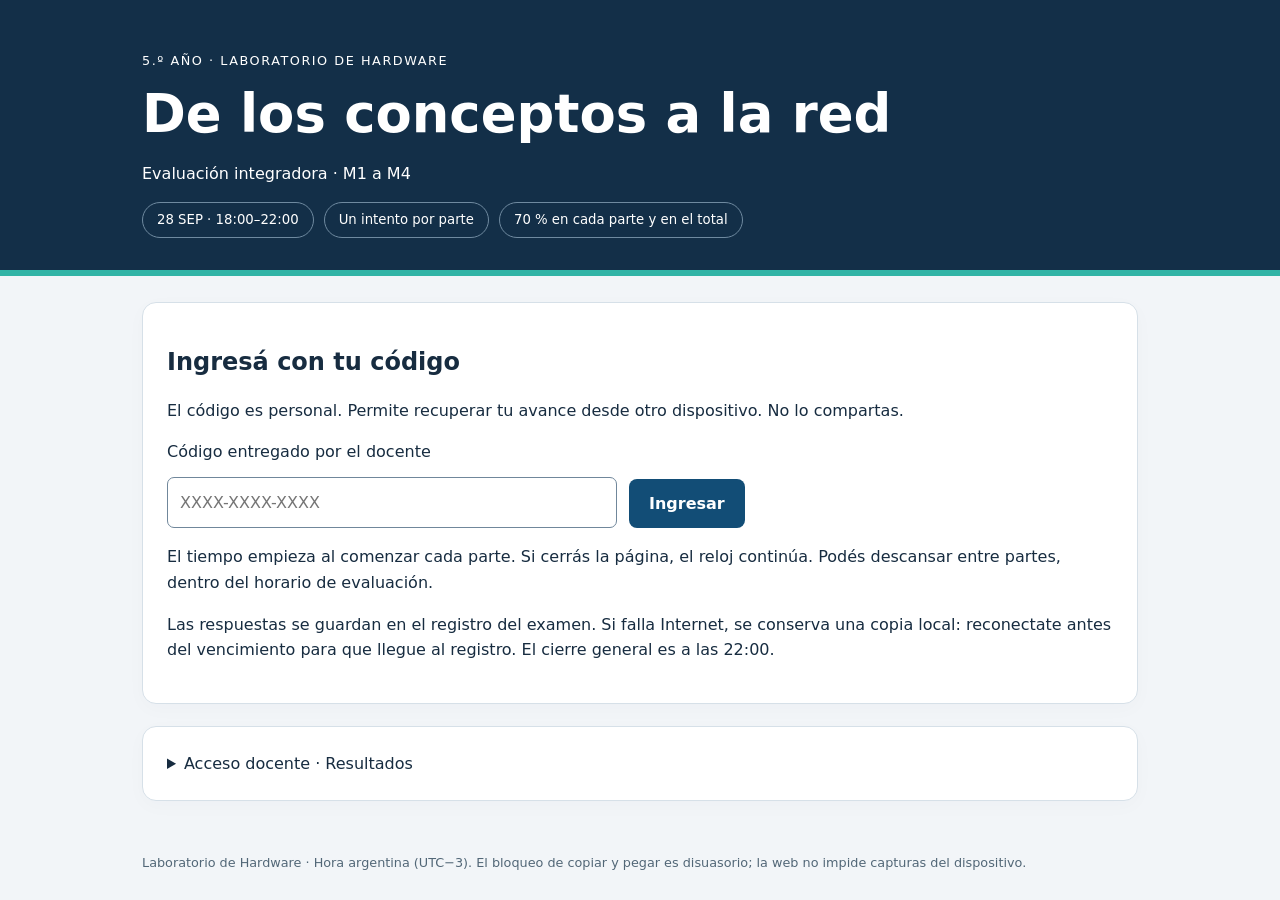
<file: evaluacion/app.html>
<!doctype html>
<html lang="es"><head><meta charset="utf-8"><meta name="viewport" content="width=device-width,initial-scale=1"><title>Evaluación · Laboratorio de Hardware</title><link rel="stylesheet" href="exam.css"></head>
<body><a class="skip" href="#main">Ir al contenido</a>
<header><div class="wrap"><p class="eyebrow">5.º año · Laboratorio de Hardware</p><h1>De los conceptos a la red</h1><p>Evaluación integradora · M1 a M4</p><div class="chips"><span>28 SEP · 18:00–22:00</span><span>Un intento por parte</span><span>70 % en cada parte y en el total</span></div></div></header>
<main id="main" class="wrap">
<section id="login" class="card"><h2>Ingresá con tu código</h2><p>El código es personal. Permite recuperar tu avance desde otro dispositivo. No lo compartas.</p>
<form id="login-form"><label for="code">Código entregado por el docente</label><input id="code" autocomplete="off" autocapitalize="characters" spellcheck="false" maxlength="24" placeholder="XXXX-XXXX-XXXX" required><button type="submit">Ingresar</button></form>
<p>El tiempo empieza al comenzar cada parte. Si cerrás la página, el reloj continúa. Podés descansar entre partes, dentro del horario de evaluación.</p><p>Las respuestas se guardan en el registro del examen. Si falla Internet, se conserva una copia local: reconectate antes del vencimiento para que llegue al registro. El cierre general es a las 22:00.</p></section>
<section class="card" id="teacher-login"><details><summary>Acceso docente · Resultados</summary><form id="teacher-form"><label for="teacher-pin">Código docente</label><input id="teacher-pin" type="password" inputmode="numeric" autocomplete="off" maxlength="32" required><button>Ver resultados</button></form></details></section><section id="teacher-panel" class="card" hidden></section><p id="message" role="status" aria-live="polite"></p>
<section id="dashboard" hidden><div class="student"><h2 id="student-name"></h2><button id="logout" class="secondary">Salir</button></div><div id="parts" class="parts"></div><div id="overall" class="card"></div></section>
<section id="exam" hidden><div class="exam-bar"><h2 id="part-title"></h2><div><span>Tiempo restante</span><strong id="timer" role="timer">--:--</strong></div><p id="save-status" role="status"></p></div><p id="instructions">Cada pregunta vale un punto. Marcá una sola opción o escribí una respuesta breve. Podés revisar las respuestas antes de entregar.</p><form id="questions"></form><button id="submit">Entregar esta parte</button></section>
<section id="review" class="card" hidden></section><section id="practical" class="card" hidden></section>
</main><dialog id="confirm-dialog" aria-labelledby="confirm-title"><h2 id="confirm-title">Confirmar acción</h2><p id="confirm-text"></p><form method="dialog"><button value="cancel" class="secondary">Volver</button> <button value="accept">Confirmar</button></form></dialog><footer class="wrap">Laboratorio de Hardware · Hora argentina (UTC−3). El bloqueo de copiar y pegar es disuasorio; la web no impide capturas del dispositivo.</footer><script src="exam.js"></script></body></html>
</file>
<file: style.css>
/* ==========================================================
LABORATORIO DE HARDWARE DE REDES - ESTILOS GENERALES
Archivo compartido por el índice y todas las clases
========================================================== */

:root {
  --azul-900: #12304a;
  --azul-800: #17476b;
  --azul-700: #1d5f8a;
  --azul-100: #eaf4fb;
  --celeste-100: #f3f9fd;
  --verde-700: #28735d;
  --verde-100: #eaf7f2;
  --amarillo-700: #8a6500;
  --amarillo-100: #fff8dc;
  --rojo-700: #9a3434;
  --rojo-100: #fff0f0;
  --gris-950: #17212b;
  --gris-800: #334155;
  --gris-600: #64748b;
  --gris-300: #cbd5e1;
  --gris-200: #e2e8f0;
  --gris-100: #f1f5f9;
  --blanco: #ffffff;
  --sombra: 0 4px 16px rgba(18, 48, 74, 0.06);
  --radio: 18px;
  --ancho: 1180px;
}

* {
  box-sizing: border-box;
}

html {
  scroll-behavior: smooth;
  scroll-padding-top: 96px;
}

body {
  margin: 0;
  background:
  radial-gradient(circle at 10% 0%, rgba(29, 95, 138, 0.09), transparent 28%),
  linear-gradient(180deg, #f7fbfe 0%, #eef5f9 100%);
  color: var(--gris-950);
  font-family: "Segoe UI", Roboto, Arial, sans-serif;
  line-height: 1.72;
}

a {
  color: var(--azul-700);
}

button,
input,
textarea {
  font: inherit;
}

.skip-link {
  position: fixed;
  left: 12px;
  top: -60px;
  z-index: 9999;
  padding: 10px 14px;
  background: var(--gris-950);
  color: var(--blanco);
  border-radius: 8px;
  text-decoration: none;
  transition: top .2s ease;
}

.skip-link:focus {
  top: 12px;
}

.hero {
  position: relative;
  overflow: hidden;
  color: var(--blanco);
  background:
  linear-gradient(125deg, rgba(18, 48, 74, .98), rgba(29, 95, 138, .94)),
  radial-gradient(circle at 85% 25%, rgba(255,255,255,.15), transparent 25%);
  padding: 64px 20px 52px;
  border-bottom: 6px solid #5fb3d9;
}

.hero::after {
  content: "";
  position: absolute;
  width: 330px;
  height: 330px;
  right: -100px;
  bottom: -170px;
  border: 42px solid rgba(255, 255, 255, .07);
  border-radius: 50%;
}

.hero-inner {
  position: relative;
  z-index: 1;
  max-width: var(--ancho);
  margin: 0 auto;
}

.eyebrow {
  display: inline-flex;
  align-items: center;
  gap: 8px;
  margin: 0 0 14px;
  padding: 6px 12px;
  border: 1px solid rgba(255,255,255,.32);
  border-radius: 999px;
  background: rgba(255,255,255,.10);
  font-size: .82rem;
  font-weight: 700;
  letter-spacing: .06em;
  text-transform: uppercase;
}

h1 {
  max-width: 920px;
  margin: 0;
  font-size: clamp(2rem, 5vw, 4.15rem);
  line-height: 1.05;
  letter-spacing: -.035em;
}

.hero p {
  max-width: 850px;
  margin: 22px 0 0;
  color: #eaf6fd;
  font-size: clamp(1.02rem, 2vw, 1.24rem);
}

.hero-tags {
  display: flex;
  flex-wrap: wrap;
  gap: 10px;
  margin-top: 26px;
}

.hero-tag {
  padding: 7px 11px;
  border-radius: 999px;
  background: rgba(255,255,255,.12);
  border: 1px solid rgba(255,255,255,.22);
  font-size: .86rem;
}

.toolbar-wrap {
  position: sticky;
  top: 0;
  z-index: 1000;
  border-bottom: 1px solid var(--gris-200);
  background: rgba(255,255,255,.96);
  backdrop-filter: blur(12px);
  box-shadow: 0 4px 16px rgba(18,48,74,.07);
}

.toolbar {
  max-width: var(--ancho);
  margin: 0 auto;
  padding: 10px 20px;
  display: grid;
  grid-template-columns: minmax(220px, 1fr) auto auto;
  gap: 10px;
  align-items: center;
}

.search-box {
  display: flex;
  align-items: center;
  gap: 8px;
  min-width: 0;
  padding: 8px 12px;
  border: 1px solid var(--gris-300);
  border-radius: 12px;
  background: var(--blanco);
}

.search-box input {
  flex: 1 1 0;
  min-width: 0;
  width: 0;
  border: 0;
  outline: 0;
  color: var(--gris-950);
  background: transparent;
}

.search-box > span {
  flex: 0 0 auto;
  white-space: nowrap;
}

.btn {
  border: 1px solid var(--gris-300);
  border-radius: 10px;
  padding: 9px 13px;
  background: var(--blanco);
  color: var(--azul-900);
  cursor: pointer;
  font-weight: 700;
  transition: transform .15s ease, background .15s ease, border-color .15s ease;
}

.btn:hover {
  transform: translateY(-1px);
  background: var(--azul-100);
  border-color: #9fc9df;
}

.btn-primary {
  border-color: var(--azul-700);
  background: var(--azul-700);
  color: var(--blanco);
}

.btn-primary:hover {
  background: var(--azul-800);
}

.layout {
  max-width: var(--ancho);
  margin: 28px auto 70px;
  padding: 0 20px;
  display: grid;
  grid-template-columns: 268px minmax(0, 1fr);
  gap: 24px;
  align-items: start;
}

.sidebar {
  position: sticky;
  top: 82px;
  max-height: calc(100vh - 100px);
  overflow: auto;
  padding: 18px;
  border: 1px solid var(--gris-200);
  border-radius: var(--radio);
  background: rgba(255,255,255,.95);
  box-shadow: var(--sombra);
}

.sidebar h2 {
  margin: 0 0 10px;
  color: var(--azul-900);
  font-size: 1rem;
}

.sidebar nav {
  display: grid;
  gap: 5px;
}

.sidebar a {
  display: block;
  padding: 7px 9px;
  border-radius: 8px;
  color: var(--gris-800);
  text-decoration: none;
  font-size: .91rem;
  line-height: 1.25;
}

.sidebar a:hover,
.sidebar a:focus {
  background: var(--azul-100);
  color: var(--azul-900);
}

.progress-card {
  margin-top: 16px;
  padding: 13px;
  border-radius: 12px;
  background: var(--celeste-100);
  border: 1px solid #cfe6f3;
}

.progress-card strong {
  display: block;
  margin-bottom: 7px;
  color: var(--azul-900);
  font-size: .9rem;
}

.progress-track {
  height: 10px;
  overflow: hidden;
  border-radius: 99px;
  background: #dcecf5;
}

.progress-fill {
  display: block;
  width: 100%;
  height: 100%;
  appearance: none;
  border: 0;
  background: #dcecf5;
  accent-color: var(--azul-700);
}

.progress-fill::-webkit-progress-bar { background: #dcecf5; }
.progress-fill::-webkit-progress-value { background: var(--azul-700); }
.progress-fill::-moz-progress-bar { background: var(--azul-700); }

.progress-label {
  margin-top: 6px;
  color: var(--gris-600);
  font-size: .82rem;
}

main {
  min-width: 0;
}

.module {
  scroll-margin-top: 100px;
  margin-bottom: 24px;
  padding: clamp(22px, 4vw, 38px);
  border: 1px solid var(--gris-200);
  border-radius: var(--radio);
  background: var(--blanco);
  box-shadow: var(--sombra);
}

.module.is-hidden {
  display: none;
}

.module-header {
  display: grid;
  grid-template-columns: auto 1fr;
  gap: 14px;
  align-items: start;
  margin-bottom: 20px;
}

.module-number {
  width: 44px;
  height: 44px;
  display: grid;
  place-items: center;
  border-radius: 12px;
  color: var(--blanco);
  background: linear-gradient(145deg, var(--azul-800), var(--azul-700));
  font-weight: 800;
  box-shadow: 0 8px 18px rgba(29,95,138,.20);
}

.module h2 {
  margin: 0;
  color: var(--azul-900);
  font-size: clamp(1.55rem, 3vw, 2.15rem);
  line-height: 1.15;
}

.module-subtitle {
  margin: 7px 0 0;
  color: var(--gris-600);
}

h3 {
  margin: 28px 0 12px;
  color: var(--azul-800);
  font-size: 1.22rem;
}

h4 {
  margin: 20px 0 8px;
  color: var(--gris-950);
  font-size: 1.02rem;
}

p {
  margin: 0 0 14px;
}

ul,
ol {
  padding-left: 1.4rem;
}

li + li {
  margin-top: 6px;
}

.objectives,
.two-col,
.three-col {
  display: grid;
  gap: 14px;
}

.objectives,
.two-col {
  grid-template-columns: repeat(2, minmax(0, 1fr));
}

.three-col {
  grid-template-columns: repeat(3, minmax(0, 1fr));
}

.mini-card {
  padding: 16px;
  border: 1px solid var(--gris-200);
  border-radius: 14px;
  background: linear-gradient(180deg, var(--blanco), #fbfdff);
}

.mini-card h3,
.mini-card h4 {
  margin-top: 0;
}

.callout {
  margin: 18px 0;
  padding: 16px 18px;
  border-left: 5px solid var(--azul-700);
  border-radius: 12px;
  background: var(--azul-100);
}

.callout strong {
  color: var(--azul-900);
}

.callout.warning {
  border-left-color: #d6a20a;
  background: var(--amarillo-100);
}

.callout.warning strong {
  color: var(--amarillo-700);
}

.callout.danger {
  border-left-color: var(--rojo-700);
  background: var(--rojo-100);
}

.callout.danger strong {
  color: var(--rojo-700);
}

.callout.success {
  border-left-color: var(--verde-700);
  background: var(--verde-100);
}

.callout.success strong {
  color: var(--verde-700);
}

.command-block {
  position: relative;
  margin: 14px 0;
  overflow: hidden;
  border: 1px solid #26394b;
  border-radius: 12px;
  background: #101923;
  box-shadow: 0 10px 24px rgba(15,23,42,.14);
}

.command-block::before {
  content: "CMD";
  display: block;
  padding: 7px 12px;
  color: #cfe8f6;
  background: #172636;
  border-bottom: 1px solid #2a4155;
  font-size: .72rem;
  font-weight: 800;
  letter-spacing: .12em;
}

pre {
  margin: 0;
  padding: 16px 54px 16px 16px;
  overflow-x: auto;
  color: #dff7e8;
  background: transparent;
  font-family: Consolas, "Courier New", monospace;
  font-size: .94rem;
  line-height: 1.55;
  white-space: pre-wrap;
  word-break: break-word;
}

code {
  font-family: Consolas, "Courier New", monospace;
}

.inline-code {
  padding: .12em .38em;
  border-radius: 6px;
  background: var(--gris-100);
  color: #7b2444;
  font-size: .92em;
}

.copy-btn {
  position: absolute;
  right: 9px;
  top: 38px;
  border: 1px solid #466075;
  border-radius: 8px;
  padding: 6px 8px;
  background: #20384c;
  color: #e9f6fc;
  cursor: pointer;
  font-size: .78rem;
  font-weight: 700;
}

.copy-btn:hover {
  background: #2b4a61;
}

.table-wrap {
  overflow-x: auto;
  margin: 16px 0;
  border: 1px solid var(--gris-200);
  border-radius: 13px;
}

table {
  width: 100%;
  border-collapse: collapse;
  min-width: 660px;
  background: var(--blanco);
}

th,
td {
  padding: 12px 13px;
  border-bottom: 1px solid var(--gris-200);
  text-align: left;
  vertical-align: top;
}

th {
  color: var(--azul-900);
  background: var(--azul-100);
  font-size: .9rem;
}

tr:last-child td {
  border-bottom: 0;
}

.activity {
  margin: 18px 0;
  padding: 18px;
  border: 1px solid #cfe1ec;
  border-radius: 14px;
  background: #fbfdff;
}

.activity-title {
  display: flex;
  gap: 10px;
  align-items: flex-start;
  margin-bottom: 10px;
}

.activity-title input {
  width: 19px;
  height: 19px;
  margin-top: 3px;
  accent-color: var(--azul-700);
  cursor: pointer;
  flex: 0 0 auto;
}

.activity-title label {
  color: var(--azul-900);
  font-weight: 800;
  cursor: pointer;
}

.activity p:last-child,
.activity ol:last-child,
.activity ul:last-child {
  margin-bottom: 0;
}

.response {
  width: 100%;
  min-height: 104px;
  margin-top: 10px;
  padding: 12px;
  resize: vertical;
  border: 1px solid var(--gris-300);
  border-radius: 10px;
  background: var(--blanco);
  color: var(--gris-950);
}

.response:focus {
  outline: 3px solid rgba(29,95,138,.15);
  border-color: var(--azul-700);
}

details {
  margin: 15px 0;
  border: 1px solid var(--gris-200);
  border-radius: 12px;
  background: #fcfdff;
}

summary {
  cursor: pointer;
  padding: 13px 15px;
  color: var(--azul-900);
  font-weight: 800;
}

details > div {
  padding: 0 15px 15px;
}

.steps {
  counter-reset: paso;
  display: grid;
  gap: 12px;
  padding: 0;
  list-style: none;
}

.steps li {
  position: relative;
  padding: 15px 15px 15px 54px;
  border: 1px solid var(--gris-200);
  border-radius: 12px;
  background: #fbfdff;
}

.steps li::before {
  counter-increment: paso;
  content: counter(paso);
  position: absolute;
  left: 15px;
  top: 14px;
  width: 28px;
  height: 28px;
  display: grid;
  place-items: center;
  border-radius: 50%;
  background: var(--azul-700);
  color: var(--blanco);
  font-size: .82rem;
  font-weight: 800;
}

.glossary {
  display: grid;
  gap: 10px;
}

.glossary dt {
  color: var(--azul-900);
  font-weight: 800;
}

.glossary dd {
  margin: 0 0 10px;
  padding-left: 12px;
  border-left: 3px solid #cfe6f3;
}



.no-results {
  padding: 22px;
  border-radius: 14px;
  background: var(--amarillo-100);
  border: 1px solid #ead895;
  color: #654c00;
}

@media (max-width: 920px) {
  .layout {
    grid-template-columns: 1fr;
  }

  .sidebar {
    position: relative;
    top: auto;
    max-height: none;
  }

  .sidebar nav {
    grid-template-columns: repeat(2, minmax(0, 1fr));
  }

  .toolbar {
    grid-template-columns: 1fr auto;
  }

}

@media (max-width: 700px) {
  .toolbar {
    grid-template-columns: 1fr;
  }

  .toolbar .btn {
    width: 100%;
  }

  .objectives,
  .two-col,
  .three-col,
  .sidebar nav {
    grid-template-columns: 1fr;
  }

  .module {
    padding: 21px 17px;
  }

  .module-header {
    grid-template-columns: 1fr;
  }

  .hero {
    padding-top: 42px;
  }
}

@media print {
  body {
    background: white;
  }

  .toolbar-wrap,
  .sidebar,
  .copy-btn,
  .footer,
  .hero-tags {
    display: none !important;
  }

  .hero {
    color: black;
    background: white;
    border-bottom: 2px solid black;
    padding: 18px 0;
  }

  .hero p {
    color: #333;
  }

  .layout {
    display: block;
    max-width: none;
    margin: 0;
    padding: 0;
  }

  .module {
    box-shadow: none;
    break-inside: avoid;
    border: 1px solid #aaa;
  }

  details > div {
    display: block;
  }

  .response {
    min-height: 70px;
  }
}

/* Extensiones específicas para el material de Direcciones IP */
.ip-demo {
  display: flex;
  flex-wrap: wrap;
  align-items: center;
  gap: 8px;
  margin: 16px 0;
  padding: 18px;
  border: 1px solid var(--gris-200);
  border-radius: 14px;
  background: linear-gradient(180deg, #fbfdff, var(--celeste-100));
}

.octet {
  min-width: 86px;
  padding: 12px 14px;
  border: 1px solid #bfdbea;
  border-radius: 12px;
  background: var(--blanco);
  color: var(--azul-900);
  font-family: Consolas, "Courier New", monospace;
  font-size: 1.1rem;
  font-weight: 800;
  text-align: center;
  box-shadow: 0 6px 14px rgba(18,48,74,.06);
}

.dot {
  color: var(--gris-600);
  font-weight: 900;
  font-size: 1.35rem;
}

.binary-row {
  display: grid;
  grid-template-columns: repeat(8, minmax(30px, 1fr));
  gap: 6px;
  margin: 12px 0;
}

.bit {
  padding: 9px 4px;
  border: 1px solid var(--gris-300);
  border-radius: 8px;
  background: var(--gris-100);
  font-family: Consolas, "Courier New", monospace;
  text-align: center;
  font-weight: 800;
}

.formula {
  margin: 14px 0;
  padding: 14px 16px;
  border: 1px dashed #9fc9df;
  border-radius: 12px;
  background: var(--celeste-100);
  color: var(--azul-900);
  font-family: Consolas, "Courier New", monospace;
  font-weight: 700;
}

.class-badge {
  display: inline-grid;
  place-items: center;
  min-width: 44px;
  height: 34px;
  padding: 0 10px;
  border-radius: 999px;
  background: var(--azul-100);
  border: 1px solid #bfdbea;
  color: var(--azul-900);
  font-weight: 900;
}

.network-diagram {
  display: grid;
  gap: 12px;
  margin: 18px 0;
  padding: 18px;
  border: 1px solid var(--gris-200);
  border-radius: 14px;
  background: #fbfdff;
}

.network-line {
  display: flex;
  flex-wrap: wrap;
  gap: 8px 12px;
  align-items: center;
}

.network-node {
  padding: 9px 12px;
  border: 1px solid var(--gris-300);
  border-radius: 10px;
  background: var(--blanco);
  font-weight: 700;
}

.arrow {
  color: var(--azul-700);
  font-weight: 900;
}

.compact-list {
  margin-top: 8px;
  margin-bottom: 8px;
}

@media (max-width: 520px) {
  .octet {
    min-width: 64px;
    padding: 10px;
    font-size: 1rem;
  }

  .binary-row {
    grid-template-columns: repeat(4, minmax(30px, 1fr));
  }
}

/* ==========================================================
ÍNDICE GENERAL
========================================================== */

.hero-description {
  max-width: 880px;
}

.indice-clases {
  max-width: var(--ancho);
  margin: 30px auto 70px;
  padding: 0 20px;
}

.descripcion {
  margin-bottom: 26px;
  padding: 22px 24px;
  border: 1px solid var(--gris-200);
  border-radius: var(--radio);
  background: var(--blanco);
  box-shadow: var(--sombra);
  color: var(--gris-800);
}

.descripcion p {
  margin: 0;
}

.descripcion strong {
  color: var(--azul-900);
}

.grilla-clases {
  display: grid;
  grid-template-columns: repeat(2, minmax(0, 1fr));
  gap: 20px;
}

.clase-card {
  position: relative;
  display: flex;
  flex-direction: column;
  justify-content: space-between;
  min-height: 245px;
  padding: 24px;
  overflow: hidden;
  border: 1px solid var(--gris-200);
  border-radius: var(--radio);
  background: linear-gradient(180deg, var(--blanco) 0%, #fbfdff 100%);
  color: var(--gris-950);
  text-decoration: none;
  box-shadow: var(--sombra);
  transition: transform .18s ease, box-shadow .18s ease, border-color .18s ease;
}

.clase-card::after {
  content: "";
  position: absolute;
  width: 145px;
  height: 145px;
  right: -65px;
  bottom: -75px;
  border: 22px solid rgba(29,95,138,.05);
  border-radius: 50%;
  pointer-events: none;
}

.clase-card:hover,
.clase-card:focus,
.clase-card:focus-visible {
  transform: translateY(-4px);
  border-color: #9fc9df;
  box-shadow: 0 18px 42px rgba(18,48,74,.16);
  outline: none;
}

.numero {
  display: inline-flex;
  align-items: center;
  width: fit-content;
  margin-bottom: 15px;
  padding: 6px 11px;
  border-radius: 999px;
  background: var(--azul-100);
  color: var(--azul-800);
  font-size: .78rem;
  font-weight: 900;
  letter-spacing: .04em;
  text-transform: uppercase;
}

.clase-card h2,
.clase-card h3 {
  margin: 0 0 12px;
  padding: 0;
  border: 0;
  color: var(--azul-900);
  font-size: 1.28rem;
  line-height: 1.25;
}

.clase-card p {
  margin: 0;
  color: var(--gris-600);
  line-height: 1.62;
}

.accion {
  position: relative;
  z-index: 2;
  display: inline-flex;
  align-items: center;
  gap: 8px;
  margin-top: 22px;
  color: var(--azul-700);
  font-size: .92rem;
  font-weight: 800;
}

.accion::after {
  content: "→";
  transition: transform .18s ease;
}

.clase-card:hover .accion::after,
.clase-card:focus-visible .accion::after {
  transform: translateX(5px);
}

.clase-card.nueva {
  border: 2px solid #7ec6ad;
  background: linear-gradient(180deg, #ffffff 0%, var(--verde-100) 100%);
}

.clase-card.nueva .numero {
  background: var(--verde-100);
  color: var(--verde-700);
  border: 1px solid #b9dfd0;
}

.clase-card.nueva::before {
  content: "Nueva";
  position: absolute;
  top: 18px;
  right: 18px;
  z-index: 3;
  padding: 5px 9px;
  border-radius: 999px;
  background: var(--verde-700);
  color: var(--blanco);
  font-size: .71rem;
  font-weight: 900;
  letter-spacing: .04em;
  text-transform: uppercase;
}

.nota-docente {
  margin-top: 28px;
  padding: 18px 20px;
  border-left: 5px solid var(--azul-700);
  border-radius: 14px;
  background: var(--azul-100);
  color: var(--gris-800);
}

.nota-docente strong {
  color: var(--azul-900);
}

footer,
.footer {
  padding: 32px 20px 44px;
  color: #dcebf3;
  background: var(--azul-900);
}

footer .footer-inner,
.footer .footer-inner {
  max-width: var(--ancho);
  margin: 0 auto;
}

footer p,
.footer p {
  max-width: 900px;
  margin: 0;
}

@media (max-width: 850px) {
  .grilla-clases {
    grid-template-columns: 1fr;
  }

  .clase-card {
    min-height: auto;
  }
}

@media (max-width: 520px) {
  .indice-clases {
    padding: 0 14px;
  }

  .descripcion,
  .clase-card {
    padding: 20px;
  }

  .clase-card.nueva::before {
    position: static;
    display: inline-flex;
    width: fit-content;
    margin-bottom: 12px;
  }
}


/* ==========================================================
COMPONENTES DE LAS CLASES 8, 9 Y 10
Compatibilidad durante la migración al diseño común.
========================================================== */

:root {
  --azul-oscuro: var(--azul-900);
  --azul: var(--azul-700);
  --celeste: var(--azul-100);
  --verde: var(--verde-700);
  --verde-suave: var(--verde-100);
  --gris-texto: var(--gris-950);
  --gris-claro: var(--gris-100);
  --gris-borde: var(--gris-200);
  --amarillo-suave: var(--amarillo-100);
  --rojo-suave: var(--rojo-100);
  --violeta-suave: #f4efff;
  --sombra-legacy: var(--sombra);
}

.contenedor {
  width: min(1100px, 94%);
  margin: 28px auto;
}

.volver {
  display: inline-block;
  margin: 0 0 18px;
  padding: 10px 14px;
  border-radius: 10px;
  background: var(--azul);
  color: #fff;
  text-decoration: none;
  font-weight: 700;
  transition: transform .15s ease, background .15s ease;
}

.volver:hover,
.volver:focus-visible {
  transform: translateY(-1px);
  background: var(--azul-800);
  outline: none;
}

.portada {
  position: relative;
  overflow: hidden;
  padding: 34px;
  border-radius: 22px;
  background: linear-gradient(125deg, var(--azul-900), var(--azul-700));
  color: #fff;
  box-shadow: var(--sombra-legacy);
}

.portada::after {
  content: "";
  position: absolute;
  width: 260px;
  height: 260px;
  right: -80px;
  top: -70px;
  border-radius: 50%;
  background: rgba(255,255,255,.12);
  pointer-events: none;
}

.portada h1 {
  position: relative;
  z-index: 1;
  margin: 0 0 10px;
  max-width: 920px;
  font-size: clamp(2rem,4vw,3.2rem);
  line-height: 1.15;
  letter-spacing: normal;
}

.portada p {
  position: relative;
  z-index: 1;
  max-width: 860px;
  margin: 0;
  color: #fff;
  font-size: 1.08rem;
}

.etiquetas {
  position: relative;
  z-index: 1;
  display: flex;
  flex-wrap: wrap;
  gap: 10px;
  margin-top: 24px;
}

.etiqueta {
  padding: 8px 12px;
  border: 1px solid rgba(255,255,255,.35);
  border-radius: 999px;
  background: rgba(255,255,255,.16);
  color: #fff;
  font-size: .92rem;
  font-weight: 700;
}

.bloque {
  margin-top: 22px;
  padding: 26px;
  border: 1px solid var(--gris-borde);
  border-radius: 18px;
  background: #fff;
  box-shadow: var(--sombra-legacy);
}

.bloque h2 {
  margin-top: 0;
  padding-left: 12px;
  border-left: 8px solid var(--azul);
  color: var(--azul-oscuro);
  line-height: 1.2;
}

.bloque h3,
.contenedor h3 {
  color: var(--azul-oscuro);
}

.bloque h4,
.contenedor h4 {
  color: var(--verde);
}

.lead {
  padding: 16px;
  border-left: 6px solid var(--azul);
  border-radius: 12px;
  background: var(--celeste);
  font-size: 1.05rem;
}

.grid-2 {
  display: grid;
  grid-template-columns: repeat(2,minmax(0,1fr));
  gap: 18px;
}

.grid-3 {
  display: grid;
  grid-template-columns: repeat(3,minmax(0,1fr));
  gap: 18px;
}

.tarjeta {
  padding: 18px;
  border: 1px solid var(--gris-borde);
  border-radius: 16px;
  background: var(--gris-claro);
}

.tarjeta h3,
.tarjeta h4 {
  margin-top: 0;
}

.destacado,
.advertencia,
.seguridad,
.pregunta {
  margin: 18px 0;
  padding: 16px;
  border-radius: 12px;
}

.destacado {
  border-left: 6px solid var(--verde);
  background: var(--verde-suave);
}

.advertencia {
  border-left: 6px solid #d97706;
  background: var(--amarillo-suave);
}

.seguridad {
  border-left: 6px solid #dc2626;
  background: var(--rojo-suave);
}

.pregunta {
  border-left: 6px solid #7c3aed;
  background: var(--violeta-suave);
}

.contenedor table {
  width: 100%;
  min-width: 0;
  margin: 16px 0;
  border: 1px solid var(--gris-borde);
  border-collapse: collapse;
  border-radius: 12px;
  background: #fff;
}

.contenedor th {
  padding: 12px;
  border-bottom: 0;
  background: var(--azul-oscuro);
  color: #fff;
  text-align: left;
}

.contenedor td {
  padding: 12px;
  border-top: 1px solid var(--gris-borde);
  border-bottom: 0;
  vertical-align: top;
}

.contenedor tr:nth-child(even) td {
  background: #f8fafc;
}

.contenedor code {
  padding: 2px 6px;
  border-radius: 6px;
  background: #eef2ff;
  color: #1e3a8a;
  font-family: Consolas,Monaco,"Courier New",monospace;
  font-size: .95em;
}

.contenedor pre {
  margin: 16px 0;
  padding: 18px;
  overflow-x: auto;
  border-radius: 14px;
  background: #0f172a;
  color: #e2e8f0;
  line-height: 1.5;
  white-space: pre-wrap;
  word-break: break-word;
}

.contenedor pre code {
  padding: 0;
  background: transparent;
  color: inherit;
}

.figura {
  margin: 20px 0;
  overflow: hidden;
  border: 1px solid var(--gris-borde);
  border-radius: 16px;
  background: #fff;
}

.figura svg {
  display: block;
  width: 100%;
  height: auto;
}

.figura figcaption {
  padding: 12px 16px;
  border-top: 1px solid var(--gris-borde);
  background: #f8fafc;
  font-size: .95rem;
}

.pasos {
  counter-reset: paso;
  padding: 0;
  list-style: none;
}

.pasos li {
  counter-increment: paso;
  position: relative;
  margin-bottom: 12px;
  padding: 14px 14px 14px 54px;
  border: 1px solid var(--gris-borde);
  border-radius: 14px;
  background: #f8fafc;
}

.pasos li::before {
  content: counter(paso);
  position: absolute;
  left: 14px;
  top: 14px;
  width: 28px;
  height: 28px;
  display: grid;
  place-items: center;
  border-radius: 50%;
  background: var(--azul);
  color: #fff;
  font-weight: 700;
}

.actividad {
  margin-top: 16px;
  padding: 18px;
  border: 2px dashed var(--azul);
  border-radius: 16px;
  background: #f8fbff;
}

.checklist li {
  margin-bottom: 8px;
}

.consola-lab {
  margin: 20px 0;
  padding: 20px;
  border: 1px solid var(--gris-borde);
  border-radius: 16px;
  background: #f8fbff;
}

.consola-lab h3 {
  margin-top: 0;
  color: var(--azul-oscuro);
}

.paso-comando {
  margin: 12px 0;
  padding: 14px;
  border: 1px solid var(--gris-borde);
  border-radius: 14px;
  background: #fff;
}

.campo-respuesta {
  margin: 14px 0;
  padding: 14px;
  border: 1px dashed #94a3b8;
  border-radius: 12px;
  background: #fff;
}

.campo-respuesta p {
  margin: 7px 0;
}

.linea-respuesta {
  display: inline-block;
  min-width: 70%;
  height: 1.3em;
  border-bottom: 1px dotted #64748b;
  vertical-align: baseline;
}

.salida-ejemplo {
  margin: 12px 0;
  padding: 12px;
  overflow-x: auto;
  border-left: 5px solid var(--verde);
  border-radius: 10px;
  background: #f8fafc;
}

.tabla-comandos td:first-child {
  white-space: nowrap;
  color: #1e3a8a;
  font-family: Consolas,Monaco,"Courier New",monospace;
  font-weight: 700;
}

.mini {
  color: #54606b;
  font-size: .92rem;
}

.pin {
  display: inline-block;
  min-width: 28px;
  margin-right: 6px;
  padding: 3px 7px;
  border-radius: 8px;
  background: var(--azul);
  color: #fff;
  text-align: center;
  font-weight: 700;
}

.glosario dt {
  margin-top: 14px;
  color: var(--azul-oscuro);
  font-weight: 700;
}

.glosario dd {
  margin-left: 0;
  padding: 12px;
  border: 1px solid var(--gris-borde);
  border-radius: 12px;
  background: #f8fafc;
}

.bibliografia a {
  color: var(--azul);
  text-decoration: none;
  font-weight: 700;
}

.bibliografia a:hover {
  text-decoration: underline;
}

.botonera {
  display: flex;
  flex-wrap: wrap;
  gap: 12px;
  margin-top: 18px;
}

.boton {
  display: inline-block;
  padding: 10px 14px;
  border-radius: 10px;
  background: var(--azul);
  color: #fff;
  text-decoration: none;
  font-weight: 700;
}

.boton.secundario {
  background: var(--verde);
}

@media (max-width: 800px) {
  .grid-2,
  .grid-3 {
    grid-template-columns: 1fr;
  }

  .portada {
    padding: 24px;
  }

  .bloque {
    padding: 20px;
  }
}


/* Extensiones para la Clase 12_IP */
.level-tag {
  display:inline-flex;
  align-items:center;
  gap:6px;
  padding:5px 9px;
  border-radius:999px;
  background:var(--gris-100);
  border:1px solid var(--gris-200);
  color:var(--gris-800);
  font-size:.76rem;
  font-weight:800;
  text-transform:uppercase;
  letter-spacing:.04em;
  margin-bottom:10px;
}

.concept-strip {
  display:grid;
  grid-template-columns:repeat(4,minmax(0,1fr));
  gap:10px;
  margin:16px 0;
}

.concept-chip {
  padding:12px;
  border:1px solid var(--gris-200);
  border-radius:12px;
  background:#fbfdff;
  text-align:center;
  font-weight:800;
  color:var(--azul-900);
}

.weights {
  display:grid;
  grid-template-columns:repeat(8,minmax(44px,1fr));
  gap:6px;
  margin:12px 0;
}

.weight {
  padding:10px 4px;
  border:1px solid var(--gris-300);
  border-radius:9px;
  background:var(--blanco);
  text-align:center;
  font-family:Consolas,"Courier New",monospace;
}

.weight strong {
  display:block;
  color:var(--azul-900);
  font-size:.92rem;
}

.weight span {
  display:block;
  color:var(--gris-600);
  font-size:.78rem;
  margin-top:3px;
}

.formula-grid {
  display:grid;
  grid-template-columns:repeat(2,minmax(0,1fr));
  gap:12px;
  margin:14px 0;
}

.formula-card {
  padding:15px;
  border:1px dashed #9fc9df;
  border-radius:12px;
  background:var(--celeste-100);
  color:var(--azul-900);
  font-family:Consolas,"Courier New",monospace;
  font-weight:700;
}

.exercise-list {
  margin:10px 0 0;
  padding-left:1.25rem;
}

.exercise-list li {
  margin-bottom:8px;
}

.solution {
  border-left:4px solid var(--verde-700);
  background:var(--verde-100);
  padding:13px 15px;
  border-radius:10px;
  margin-top:12px;
}

.solution code {
  color:#164f3f;
}

.route-diagram {
  display:flex;
  flex-wrap:wrap;
  align-items:center;
  justify-content:center;
  gap:9px;
  margin:16px 0;
  padding:18px;
  border:1px solid var(--gris-200);
  border-radius:14px;
  background:#fbfdff;
}

.route-node {
  padding:10px 13px;
  border:1px solid var(--gris-300);
  border-radius:10px;
  background:var(--blanco);
  font-weight:800;
}

.route-arrow {
  color:var(--azul-700);
  font-weight:900;
}

.mask-scale {
  display:grid;
  grid-template-columns:repeat(9,minmax(0,1fr));
  gap:5px;
  margin:12px 0;
  font-size:.78rem;
}

.mask-scale div {
  padding:8px 4px;
  text-align:center;
  border:1px solid var(--gris-200);
  border-radius:8px;
  background:#fbfdff;
}

.exercise-badge {
  display:inline-flex;
  padding:4px 8px;
  margin-right:6px;
  border-radius:999px;
  background:var(--amarillo-100);
  color:var(--amarillo-700);
  border:1px solid #ead895;
  font-size:.74rem;
  font-weight:800;
}

.advanced {
  border-top:4px solid #7658a6;
}

.command-block[data-label]::before {
  content: attr(data-label);
}

.source-note {
  font-size:.9rem;
  color:var(--gris-600);
  border-top:1px solid var(--gris-200);
  padding-top:12px;
  margin-top:18px;
}

@media (max-width: 800px) {
  .concept-strip,
  .formula-grid {
    grid-template-columns:1fr 1fr;
  }
  .weights {
    grid-template-columns:repeat(4,minmax(44px,1fr));
  }
  .mask-scale {
    grid-template-columns:repeat(3,minmax(0,1fr));
  }
}

@media (max-width: 520px) {
  .concept-strip,
  .formula-grid {
    grid-template-columns:1fr;
  }
  .weights {
    grid-template-columns:repeat(2,minmax(44px,1fr));
  }
}

/* Diagramas: presentación separada de la geometría SVG. */
.diagram-style-1 {
  fill: #f8fafc;
}

.diagram-style-2 {
  fill: #16324f;
  font-family: Arial;
  font-size: 28px;
  font-weight: 700;
  text-anchor: middle;
}

.diagram-style-3 {
  font-family: Arial;
}

.diagram-style-4 {
  fill: #eaf2ff;
  stroke: #2563eb;
  stroke-width: 3;
}

.diagram-style-5 {
  fill: #16324f;
  font-size: 22px;
  font-weight: 700;
  text-anchor: middle;
}

.diagram-style-6 {
  fill: #54606b;
  font-size: 16px;
  text-anchor: middle;
}

.diagram-style-7 {
  fill: #e8f7f4;
  stroke: #0f766e;
  stroke-width: 3;
}

.diagram-style-8 {
  fill: #0f766e;
  font-size: 22px;
  font-weight: 700;
  text-anchor: middle;
}

.diagram-style-9 {
  fill: #fff8db;
  stroke: #d97706;
  stroke-width: 3;
}

.diagram-style-10 {
  fill: #92400e;
  font-size: 22px;
  font-weight: 700;
  text-anchor: middle;
}

.diagram-style-11 {
  stroke: #16324f;
  stroke-width: 5;
}

.diagram-style-12 {
  fill: #16324f;
}

.diagram-style-13 {
  fill: #54606b;
  font-size: 15px;
  text-anchor: middle;
}

.diagram-style-14 {
  fill: #ffffff;
  stroke: #94a3b8;
  stroke-width: 2;
}

.diagram-style-15 {
  fill: #334155;
  font-size: 18px;
  text-anchor: middle;
}

.diagram-style-16 {
  fill: #ffffff;
  stroke: #94a3b8;
  stroke-width: 4;
}

.diagram-style-17 {
  fill: #54606b;
  font-size: 18px;
  text-anchor: middle;
}

.diagram-style-18 {
  fill: none;
  stroke: #f97316;
  stroke-width: 8;
}

.diagram-style-19 {
  fill: none;
  stroke: #fed7aa;
  stroke-width: 8;
}

.diagram-style-20 {
  fill: none;
  stroke: #22c55e;
  stroke-width: 8;
}

.diagram-style-21 {
  fill: none;
  stroke: #bbf7d0;
  stroke-width: 8;
}

.diagram-style-22 {
  fill: #92400e;
  font-size: 16px;
  font-weight: 700;
  text-anchor: end;
}

.diagram-style-23 {
  fill: #166534;
  font-size: 16px;
  font-weight: 700;
  text-anchor: end;
}

.diagram-style-24 {
  fill: #1d4ed8;
  font-size: 16px;
  font-weight: 700;
  text-anchor: start;
}

.diagram-style-25 {
  fill: #78350f;
  font-size: 16px;
  font-weight: 700;
  text-anchor: start;
}

.diagram-style-26 {
  fill: #f8fafc;
  stroke: #64748b;
}

.diagram-style-27 {
  fill: #16324f;
  font-size: 18px;
  font-weight: 700;
}

.diagram-style-28 {
  text-anchor: middle;
}

.diagram-style-29 {
  fill: #ffffff;
  stroke: #94a3b8;
  stroke-width: 3;
}

.diagram-style-30 {
  fill: #fff7ed;
  stroke: #f97316;
  stroke-width: 4;
}

.diagram-style-31 {
  fill: #92400e;
  font-size: 16px;
  font-weight: 700;
  text-anchor: middle;
}

.diagram-style-32 {
  fill: #92400e;
  font-size: 14px;
  text-anchor: middle;
}

.diagram-style-33 {
  fill: #f97316;
  stroke: #ea580c;
  stroke-width: 4;
}

.diagram-style-34 {
  fill: #ffffff;
  font-size: 16px;
  font-weight: 700;
  text-anchor: middle;
}

.diagram-style-35 {
  fill: #ffffff;
  font-size: 14px;
  text-anchor: middle;
}

.diagram-style-36 {
  fill: #f0fdf4;
  stroke: #22c55e;
  stroke-width: 4;
}

.diagram-style-37 {
  fill: #166534;
  font-size: 16px;
  font-weight: 700;
  text-anchor: middle;
}

.diagram-style-38 {
  fill: #166534;
  font-size: 14px;
  text-anchor: middle;
}

.diagram-style-39 {
  fill: #2563eb;
  stroke: #1d4ed8;
  stroke-width: 4;
}

.diagram-style-40 {
  fill: #eff6ff;
  stroke: #3b82f6;
  stroke-width: 4;
}

.diagram-style-41 {
  fill: #1d4ed8;
  font-size: 16px;
  font-weight: 700;
  text-anchor: middle;
}

.diagram-style-42 {
  fill: #1d4ed8;
  font-size: 14px;
  text-anchor: middle;
}

.diagram-style-43 {
  fill: #22c55e;
  stroke: #16a34a;
  stroke-width: 4;
}

.diagram-style-44 {
  fill: #fef3c7;
  stroke: #92400e;
  stroke-width: 4;
}

.diagram-style-45 {
  fill: #78350f;
  font-size: 16px;
  font-weight: 700;
  text-anchor: middle;
}

.diagram-style-46 {
  fill: #78350f;
  font-size: 14px;
  text-anchor: middle;
}

.diagram-style-47 {
  fill: #78350f;
  stroke: #451a03;
  stroke-width: 4;
}

.diagram-style-48 {
  fill: #16324f;
  font-family: Arial;
  font-size: 24px;
  font-weight: 700;
  text-anchor: middle;
}

.diagram-style-49 {
  fill: #ffffff;
  stroke: #9db9ff;
  stroke-width: 2;
}

.diagram-style-50 {
  fill: #16324f;
  font-family: Arial;
  font-size: 20px;
  text-anchor: middle;
}

.diagram-style-51 {
  fill: #0f766e;
  font-family: Arial;
  font-size: 24px;
  font-weight: 700;
  text-anchor: middle;
}

.diagram-style-52 {
  fill: #263238;
  font-family: Arial;
  font-size: 18px;
  text-anchor: middle;
}

.diagram-style-53 {
  fill: #263238;
  font-family: Arial;
  font-size: 16px;
  text-anchor: middle;
}

.diagram-style-54 {
  stroke: #16324f;
  stroke-width: 4;
}

.diagram-style-55 {
  fill: #ffffff;
  stroke: #d7dde5;
  stroke-width: 3;
}

.diagram-style-56 {
  fill: #2563eb;
}

.diagram-style-57 {
  fill: #0f766e;
}

.diagram-style-58 {
  fill: #7c3aed;
}

.diagram-style-59 {
  stroke: #94a3b8;
  stroke-width: 3;
}

.diagram-style-60 {
  fill: #54606b;
  font-family: Arial;
  font-size: 18px;
  text-anchor: middle;
}

.diagram-style-61 {
  fill: #16324f;
  font-family: Arial;
  font-size: 26px;
  font-weight: 700;
  text-anchor: middle;
}

.diagram-style-62 {
  font-family: Arial;
  font-size: 18px;
}

.diagram-style-63 {
  fill: #eef2ff;
  stroke: #c7d2fe;
}

.diagram-style-64 {
  fill: #334155;
}

.diagram-style-65 {
  fill: #0f766e;
  font-weight: 700;
}

.diagram-style-66 {
  fill: #2563eb;
  font-weight: 700;
}

.diagram-style-67 {
  fill: #ffffff;
  stroke: #16324f;
  stroke-width: 2;
}

.diagram-style-68 {
  fill: #16324f;
  font-family: Arial;
  font-size: 19px;
  font-weight: 700;
  text-anchor: middle;
}

.diagram-style-69 {
  fill: #54606b;
  font-family: Arial;
  font-size: 15px;
  text-anchor: middle;
}

.diagram-style-70 {
  fill: #16324f;
  font-size: 24px;
  font-weight: 700;
  text-anchor: middle;
}

.diagram-style-71 {
  fill: #0f766e;
  font-size: 24px;
  font-weight: 700;
  text-anchor: middle;
}

.diagram-style-72 {
  stroke: #2563eb;
  stroke-width: 4;
}

.diagram-style-73 {
  stroke: #0f766e;
  stroke-width: 4;
}

.diagram-style-74 {
  fill: #2563eb;
  font-size: 20px;
  font-weight: 700;
  text-anchor: middle;
}

.diagram-style-75 {
  fill: #0f766e;
  font-size: 20px;
  font-weight: 700;
  text-anchor: middle;
}

.diagram-style-76 {
  fill: #16324f;
  font-size: 17px;
  font-weight: 700;
  text-anchor: middle;
}

.diagram-style-77 {
  fill: #54606b;
  font-size: 14px;
  text-anchor: middle;
}

.diagram-style-78 {
  fill: #0f766e;
  font-size: 17px;
  font-weight: 700;
  text-anchor: middle;
}

.diagram-style-79 {
  fill: #92400e;
  font-size: 17px;
  font-weight: 700;
  text-anchor: middle;
}

.diagram-style-80 {
  fill: #334155;
  font-size: 17px;
  font-weight: 700;
  text-anchor: middle;
}

.diagram-style-81 {
  fill: #f4efff;
  stroke: #7c3aed;
  stroke-width: 3;
}

.diagram-style-82 {
  fill: #5b21b6;
  font-size: 17px;
  font-weight: 700;
  text-anchor: middle;
}

.diagram-style-83 {
  fill: #54606b;
  font-size: 17px;
  text-anchor: middle;
}

.diagram-style-84 {
  fill: #16324f;
  font-size: 23px;
  font-weight: 700;
  text-anchor: middle;
}

.diagram-style-85 {
  fill: #94a3b8;
}

.diagram-style-86 {
  stroke: #2563eb;
  stroke-width: 5;
}

.diagram-style-87 {
  fill: #2563eb;
  font-size: 15px;
  font-weight: 700;
  text-anchor: middle;
}

.diagram-style-88 {
  stroke: #0f766e;
  stroke-width: 5;
}

.diagram-style-89 {
  fill: #fff8db;
  stroke: #d97706;
  stroke-width: 2;
}

.diagram-style-90 {
  fill: #92400e;
  font-size: 18px;
  font-weight: 700;
  text-anchor: middle;
}

.diagram-style-91 {
  fill: #16324f;
  font-size: 20px;
  font-weight: 700;
}

.diagram-style-92 {
  fill: #eaf2ff;
  stroke: #2563eb;
  stroke-width: 2;
}

.diagram-style-93 {
  fill: #1e3a8a;
  font-size: 17px;
  text-anchor: middle;
}

.diagram-style-94 {
  fill: #e8f7f4;
  stroke: #0f766e;
  stroke-width: 2;
}

.diagram-style-95 {
  fill: #0f766e;
  font-size: 16px;
  text-anchor: middle;
}

.diagram-style-96 {
  fill: #92400e;
  font-size: 16px;
  text-anchor: middle;
}

.diagram-style-97 {
  fill: #f4efff;
  stroke: #7c3aed;
  stroke-width: 2;
}

.diagram-style-98 {
  fill: #5b21b6;
  font-size: 16px;
  text-anchor: middle;
}

.diagram-style-99 {
  fill: #0f172a;
  stroke: #0f172a;
  stroke-width: 2;
}

.diagram-style-100 {
  fill: #e2e8f0;
  font-size: 20px;
  font-weight: 700;
}

.diagram-style-101 {
  fill: #e2e8f0;
  font-size: 18px;
  text-anchor: middle;
}

.diagram-style-102 {
  fill: #16324f;
  font-size: 18px;
  font-weight: 700;
  text-anchor: middle;
}

.diagram-style-103 {
  fill: #0f766e;
  font-size: 18px;
  font-weight: 700;
  text-anchor: middle;
}

.diagram-style-104 {
  fill: #334155;
  font-size: 18px;
  font-weight: 700;
  text-anchor: middle;
}

.diagram-style-105 {
  fill: #5b21b6;
  font-size: 18px;
  font-weight: 700;
  text-anchor: middle;
}

.diagram-style-106 {
  fill: #1e3a8a;
  font-size: 22px;
  font-weight: 700;
  text-anchor: middle;
}

.diagram-style-107 {
  fill: #1e3a8a;
  font-size: 20px;
  font-weight: 700;
  text-anchor: middle;
}


/* Accesibilidad, navegación y adaptación compartidas. */
[hidden] { display: none !important; }
:focus-visible { outline: 3px solid var(--azul-700); outline-offset: 4px; }
.clase-card:focus-visible, .volver:focus-visible { outline: 3px solid var(--azul-700); outline-offset: 4px; }
.search-box:focus-within { outline: 3px solid var(--azul-700); outline-offset: 2px; }
body { overflow-wrap: normal; word-break: normal; }
.inline-code, .module code, .bibliografia a, .response, .print-response { overflow-wrap: anywhere; }

/* Navegación al inicio: disponible también sin JavaScript. */
body[data-page] { padding-bottom: 80px; }
.back-to-top {
  position: fixed;
  right: max(18px, env(safe-area-inset-right));
  bottom: max(18px, env(safe-area-inset-bottom));
  z-index: 1100;
  display: grid;
  place-items: center;
  width: 48px;
  height: 48px;
  border: 2px solid var(--blanco);
  border-radius: 50%;
  background: var(--azul-800);
  color: var(--blanco);
  box-shadow: 0 3px 12px rgba(18, 48, 74, .22);
  font-size: 1.6rem;
  line-height: 1;
  text-decoration: none;
}
.back-to-top:hover { background: var(--azul-900); }
.site-nav { max-width: var(--ancho); margin: 0 auto; padding: 12px 20px; }
.site-nav .volver { margin: 0; padding: 6px 0; background: transparent; color: var(--azul-700); }
.hero .eyebrow { margin: 0 0 14px; font-size: .82rem; }
.reset-progress { width: 100%; margin-top: 10px; }
.tags-compact { margin-top: 0; }
.response-long { min-height: 180px; }
.response-integrator { min-height: 260px; }
.table-compact { min-width: 420px; }
.table-scroll { max-width: 100%; overflow-x: auto; overscroll-behavior-inline: contain; }
.table-scroll table { margin: 0; }
.network-diagram { margin: 20px 0; overflow-x: auto; border: 1px solid var(--gris-200); border-radius: 16px; background: #f8fbfd; }
.network-diagram svg { display: block; min-width: 720px; width: 100%; height: auto; font-family: inherit; }
.network-diagram .diagram-flat > rect, .network-diagram .diagram-segmented > rect { fill: #fff; stroke: #cfe1ec; stroke-width: 2; }
.network-diagram .device { fill: var(--azul-700); stroke: var(--azul-900); stroke-width: 2; }
.network-diagram .router { fill: var(--verde-700); stroke: #155b3a; stroke-width: 2; }
.network-diagram .node circle { fill: var(--celeste-100); stroke: var(--azul-700); stroke-width: 3; }
.network-diagram .link, .network-diagram .vlan10 path, .network-diagram .vlan20 path, .network-diagram .trunk { fill: none; stroke: var(--gris-600); stroke-width: 5; }
.network-diagram .vlan10 circle { fill: #d9f4ff; stroke: var(--azul-700); stroke-width: 3; }
.network-diagram .vlan20 circle { fill: #fff1c9; stroke: #a87800; stroke-width: 3; }
.network-diagram .vlan10 path { stroke: var(--azul-700); } .network-diagram .vlan20 path { stroke: #a87800; }
.network-diagram text { fill: var(--gris-950); font-size: 17px; font-weight: 700; }
.network-diagram .device + text, .network-diagram .router + text { fill: #fff; }
.network-diagram .diagram-title { fill: var(--azul-900); font-size: 24px; }
.network-diagram .diagram-caption { fill: var(--gris-600); font-size: 14px; font-weight: 600; }
.media-grid, .video-grid { display: grid; grid-template-columns: repeat(2, minmax(0, 1fr)); gap: 18px; margin: 20px 0; }
.media-card, .video-card { min-width: 0; margin: 0; overflow: hidden; border: 1px solid var(--gris-200); border-radius: 16px; background: var(--blanco); }
.media-card img { display: block; width: 100%; aspect-ratio: 16 / 9; object-fit: cover; }
.media-card figcaption, .video-card > :not(.video-frame) { margin-right: 18px; margin-left: 18px; }
.media-card figcaption { padding: 14px 0 18px; color: var(--gris-600); }
.video-frame { position: relative; aspect-ratio: 16 / 9; background: var(--azul-900); }
.video-frame iframe { position: absolute; inset: 0; width: 100%; height: 100%; border: 0; }
.video-card h3 { margin-top: 16px; } .video-card .btn { display: inline-flex; margin-bottom: 18px; }
@media (max-width: 760px) { .media-grid, .video-grid { grid-template-columns: 1fr; } }
.contenedor .table-scroll { margin: 16px 0; }
.contenedor table { min-width: 580px; }
.grid-2 > *, .grid-3 > *, .two-col > *, .three-col > * { min-width: 0; }
.figura { overflow-x: auto; }
.figura svg { min-width: 580px; }
.storage-warning { max-width: var(--ancho); margin: 0 auto; padding: 8px 20px; color: var(--rojo-700); }
.print-response { display: none; }

@media (max-width: 920px) {
  .toolbar { grid-template-columns: 1fr 1fr; }
  .search-box { grid-column: 1 / -1; }
  .toolbar-wrap { position: static; }
  html { scroll-padding-top: 16px; }
  .module { scroll-margin-top: 16px; }
}
@media (max-width: 520px) {
  .hero { padding: 32px 16px; }
  h1 { font-size: clamp(1.65rem, 8vw, 2rem); line-height: 1.15; }
  .layout { padding: 0 14px; gap: 18px; }
  .contenedor { width: auto; margin: 18px 14px; }
  .portada, .bloque { padding: 22px 16px; }
  .portada h1 { font-size: clamp(1.65rem, 8vw, 2rem); }
  .hero-tags, .etiquetas { gap: 6px; }
  .hero-tag, .etiqueta { padding: 5px 8px; font-size: .8rem; }
  .toolbar { padding: 10px 14px; }
  .btn { padding: 9px; font-size: .9rem; }
}
@media (prefers-reduced-motion: reduce) {
  html { scroll-behavior: auto; }
  *, *::before, *::after { transition: none !important; animation: none !important; }
}
@media print {
  @page { margin: 15mm; }
  body[data-page] { padding-bottom: 0; }
  .back-to-top { display: none !important; }
  .skip-link, .site-nav, .volver, .no-results, .storage-warning, footer { display: none !important; }
  .module[hidden] { display: block !important; }
  .hero, .portada { color: #000; background: #fff; box-shadow: none; }
  .hero p, .portada p { color: #000; }
  .hero::after, .portada::after, .etiquetas { display: none; }
  .contenedor, .indice-clases { width: 100%; max-width: none; margin: 0; padding: 0; }
  .module, .bloque { break-inside: auto; box-shadow: none; padding: 12px; }
  h2, h3, h4 { break-after: avoid; }
  tr, figure { break-inside: avoid; }
  .table-wrap, .table-scroll, .figura { overflow: visible; }
  table, .contenedor table, .figura svg { min-width: 0; }
  th, td { padding: 6px; font-size: 9pt; }
  .response.print-replaced { display: none; }
  .print-response { display: block; white-space: pre-wrap; border: 1px solid #aaa; padding: 12px; }
}

/* Clase 13: dispositivos y prácticas de red. */
.device-photo {
    margin: 18px 0 22px;
    border: 1px solid var(--gris-200);
    border-radius: 16px;
    overflow: hidden;
    background: var(--blanco);
    box-shadow: 0 10px 26px rgba(18, 48, 74, .10);
  }

  .device-photo img {
    display: block;
    width: 100%;
    height: auto;
    max-height: 430px;
    object-fit: contain;
    background: #eef3f6;
  }

  .device-photo figcaption {
    padding: 11px 14px 13px;
    color: var(--gris-600);
    font-size: .82rem;
    line-height: 1.45;
    border-top: 1px solid var(--gris-200);
  }

  .photo-grid {
    display: grid;
    grid-template-columns: repeat(3, minmax(0,1fr));
    gap: 14px;
    margin: 18px 0 22px;
  }

  .photo-grid .device-photo {
    margin: 0;
  }

  .photo-grid .device-photo img {
    height: 210px;
  }

  .traffic-demo {
    display: grid;
    grid-template-columns: minmax(0,1fr) auto minmax(0,1fr) auto minmax(0,1fr);
    gap: 8px;
    align-items: center;
    margin: 15px 0;
    padding: 16px;
    border: 1px solid var(--gris-200);
    border-radius: 14px;
    background: #fbfdff;
  }

  .traffic-node {
    padding: 12px 10px;
    text-align: center;
    border: 1px solid var(--gris-300);
    border-radius: 10px;
    background: var(--blanco);
    font-weight: 800;
    color: var(--azul-900);
  }

  .traffic-arrow {
    font-weight: 900;
    color: var(--azul-700);
  }

  .osi-stack {
    display: grid;
    gap: 7px;
    margin: 14px 0;
  }

  .osi-layer {
    display: grid;
    grid-template-columns: 50px 1fr auto;
    gap: 10px;
    align-items: center;
    padding: 10px 12px;
    border: 1px solid var(--gris-200);
    border-radius: 10px;
    background: #fbfdff;
  }

  .osi-layer strong {
    color: var(--azul-900);
  }

  .device-pill {
    display: inline-flex;
    align-items: center;
    padding: 4px 8px;
    border-radius: 999px;
    background: var(--azul-100);
    color: var(--azul-800);
    font-size: .76rem;
    font-weight: 900;
  }

  .domain-box {
    padding: 14px;
    border: 2px dashed #a9c8dc;
    border-radius: 13px;
    background: #f7fbfe;
  }

  .domain-box + .domain-box {
    margin-top: 10px;
  }

  .packet-tracer {
    border-top: 4px solid #6d58a8;
  }

  .windows-practice {
    border-top: 4px solid var(--verde-700);
  }

  .accuracy-note {
    margin-top: 12px;
    padding: 13px 15px;
    border-left: 4px solid var(--amarillo-700);
    background: var(--amarillo-100);
    border-radius: 10px;
  }

  .network-map {
    display: flex;
    flex-wrap: wrap;
    justify-content: center;
    align-items: center;
    gap: 8px;
    padding: 18px;
    margin: 14px 0;
    border: 1px solid var(--gris-200);
    border-radius: 14px;
    background: #fbfdff;
  }

  .network-map .box {
    padding: 10px 13px;
    border: 1px solid var(--gris-300);
    border-radius: 10px;
    background: var(--blanco);
    font-weight: 800;
  }

  .network-map .link {
    color: var(--azul-700);
    font-weight: 900;
  }

  .check-step {
    margin: 13px 0;
    padding: 14px 16px;
    border: 1px solid var(--gris-200);
    border-radius: 12px;
    background: #fbfdff;
  }

  .check-step h4 {
    margin: 0 0 8px;
    color: var(--azul-900);
  }

  .expected {
    margin-top: 8px;
    padding: 9px 11px;
    border-left: 4px solid var(--verde-700);
    border-radius: 8px;
    background: var(--verde-100);
    color: #184d3e;
  }

  .error-box {
    margin-top: 8px;
    padding: 9px 11px;
    border-left: 4px solid var(--rojo-700);
    border-radius: 8px;
    background: var(--rojo-100);
    color: #7e2222;
  }

  .pt-stage {
    position: relative;
    margin: 16px 0;
    padding: 17px;
    border-left: 5px solid #6d58a8;
    border-radius: 12px;
    background: #f7f5fc;
  }

  .pt-stage h4 {
    margin-top: 0;
    color: #4d377c;
  }

  .verify-table td:first-child {
    font-weight: 800;
    color: var(--azul-900);
  }

  @media (max-width: 820px) {
    .photo-grid {
      grid-template-columns: 1fr;
    }
    .photo-grid .device-photo img {
      height: auto;
      max-height: 360px;
    }
    .traffic-demo {
      grid-template-columns: 1fr;
    }
    .traffic-arrow {
      transform: rotate(90deg);
      text-align: center;
    }
    .osi-layer {
      grid-template-columns: 42px 1fr;
    }
    .osi-layer .device-pill {
      grid-column: 2;
      width: fit-content;
    }
  }

.response-lab { min-height: 220px; }
.response-analysis { min-height: 190px; }
.response-project { min-height: 240px; }
</file>
<file: evaluacion/exam.css>
:root{font-family:system-ui,-apple-system,Segoe UI,sans-serif;color:#172c40;background:#f2f5f8;line-height:1.6;--blue:#124d76;--teal:#087a71}*{box-sizing:border-box}body{margin:0}header{background:#132f48;color:white;padding:38px 0 32px;border-bottom:6px solid #31b4a6}.wrap{max-width:1040px;margin:auto;padding:0 22px}h1{font-size:clamp(1.9rem,5vw,3.3rem);line-height:1.15;margin:10px 0}h2{line-height:1.3}h3{margin-top:0}.eyebrow{text-transform:uppercase;letter-spacing:.12em;font-size:.8rem}.chips{display:flex;flex-wrap:wrap;gap:10px}.chips span{border:1px solid #6f8aa0;border-radius:30px;padding:6px 14px;font-size:.83rem}main{padding-top:26px!important}.card,fieldset{background:white;border:1px solid #d6e0e8;border-radius:14px;padding:24px;margin:0 0 22px;box-shadow:0 5px 20px #17324c06}.parts{display:grid;grid-template-columns:repeat(4,1fr);gap:14px}.parts .card{padding:18px}.student{display:flex;justify-content:space-between;align-items:center;gap:10px}button,.button{display:inline-block;border:0;background:var(--blue);color:white;font:inherit;font-weight:650;padding:12px 20px;border-radius:8px;cursor:pointer;text-decoration:none;min-height:46px}button:hover,.button:hover{background:#0e3c5c}button:disabled{opacity:.5;cursor:default}.secondary{color:var(--blue);border:1px solid #aebfcc;background:transparent}input[type=text],input:not([type]){width:100%;max-width:450px;padding:12px;border:1px solid #70879b;border-radius:7px;font:inherit}#login-form{display:flex;gap:12px;flex-wrap:wrap;align-items:end}#login-form>label{flex-basis:100%}label.option{display:flex;align-items:flex-start;gap:12px;padding:12px;border:1px solid #dce5eb;border-radius:8px;margin:9px 0;cursor:pointer}label.option:has(input:checked){background:#e9f5f2;border-color:var(--teal)}input[type=radio]{margin-top:6px;min-width:18px;min-height:18px}legend{font-weight:700;padding:0 8px;max-width:100%}fieldset p.topic{color:#506779;font-size:.85rem}.exam-bar{position:sticky;top:0;background:#132f48;color:white;z-index:2;border-radius:10px;padding:13px 20px;display:flex;justify-content:space-between;align-items:center;flex-wrap:wrap;gap:10px;box-shadow:0 5px 20px #172c4020;margin-bottom:24px}.exam-bar h2{font-size:1.05rem;max-width:65%;margin:0}.exam-bar span{font-size:.75rem;display:block}#timer{font-size:1.6rem;font-variant-numeric:tabular-nums}#save-status{font-size:.8rem;flex-basis:100%;margin:0}#message:not(:empty){background:#fff4d3;padding:14px 18px;border-left:4px solid #dca630}.good{color:#146647}.bad{color:#a32a2a}.review-item{border-top:1px solid #d6e0e8;padding:18px 0}.review-item p{margin:6px 0}a{color:var(--blue)}#questions{user-select:none;-webkit-user-select:none}#questions input{user-select:text;-webkit-user-select:text}footer{font-size:.8rem;color:#526777;padding-top:30px!important;padding-bottom:25px!important}.skip{position:absolute;left:-9999px}.skip:focus{left:12px;top:12px;background:white;padding:12px;z-index:9}:focus-visible{outline:3px solid #e4a826;outline-offset:3px}[hidden]{display:none!important}#practical li{margin-bottom:12px}.deadline{font-weight:bold;color:#914718}@media(max-width:760px){.parts{grid-template-columns:repeat(2,1fr)}.wrap{padding:0 15px}.card,fieldset{padding:18px}.exam-bar{padding:12px}.exam-bar h2{max-width:60%}}@media(max-width:410px){.parts{grid-template-columns:1fr}button{max-width:100%}.student{align-items:flex-start}#code{min-width:0}}@media print{#exam,#login,button{display:none!important}header{background:white;color:black}body{background:white}.card{box-shadow:none}}
dialog{border:1px solid #b7c9d5;border-radius:14px;max-width:520px;width:calc(100% - 32px);padding:26px;color:#172c40}dialog::backdrop{background:#132f48b3}
</file>
